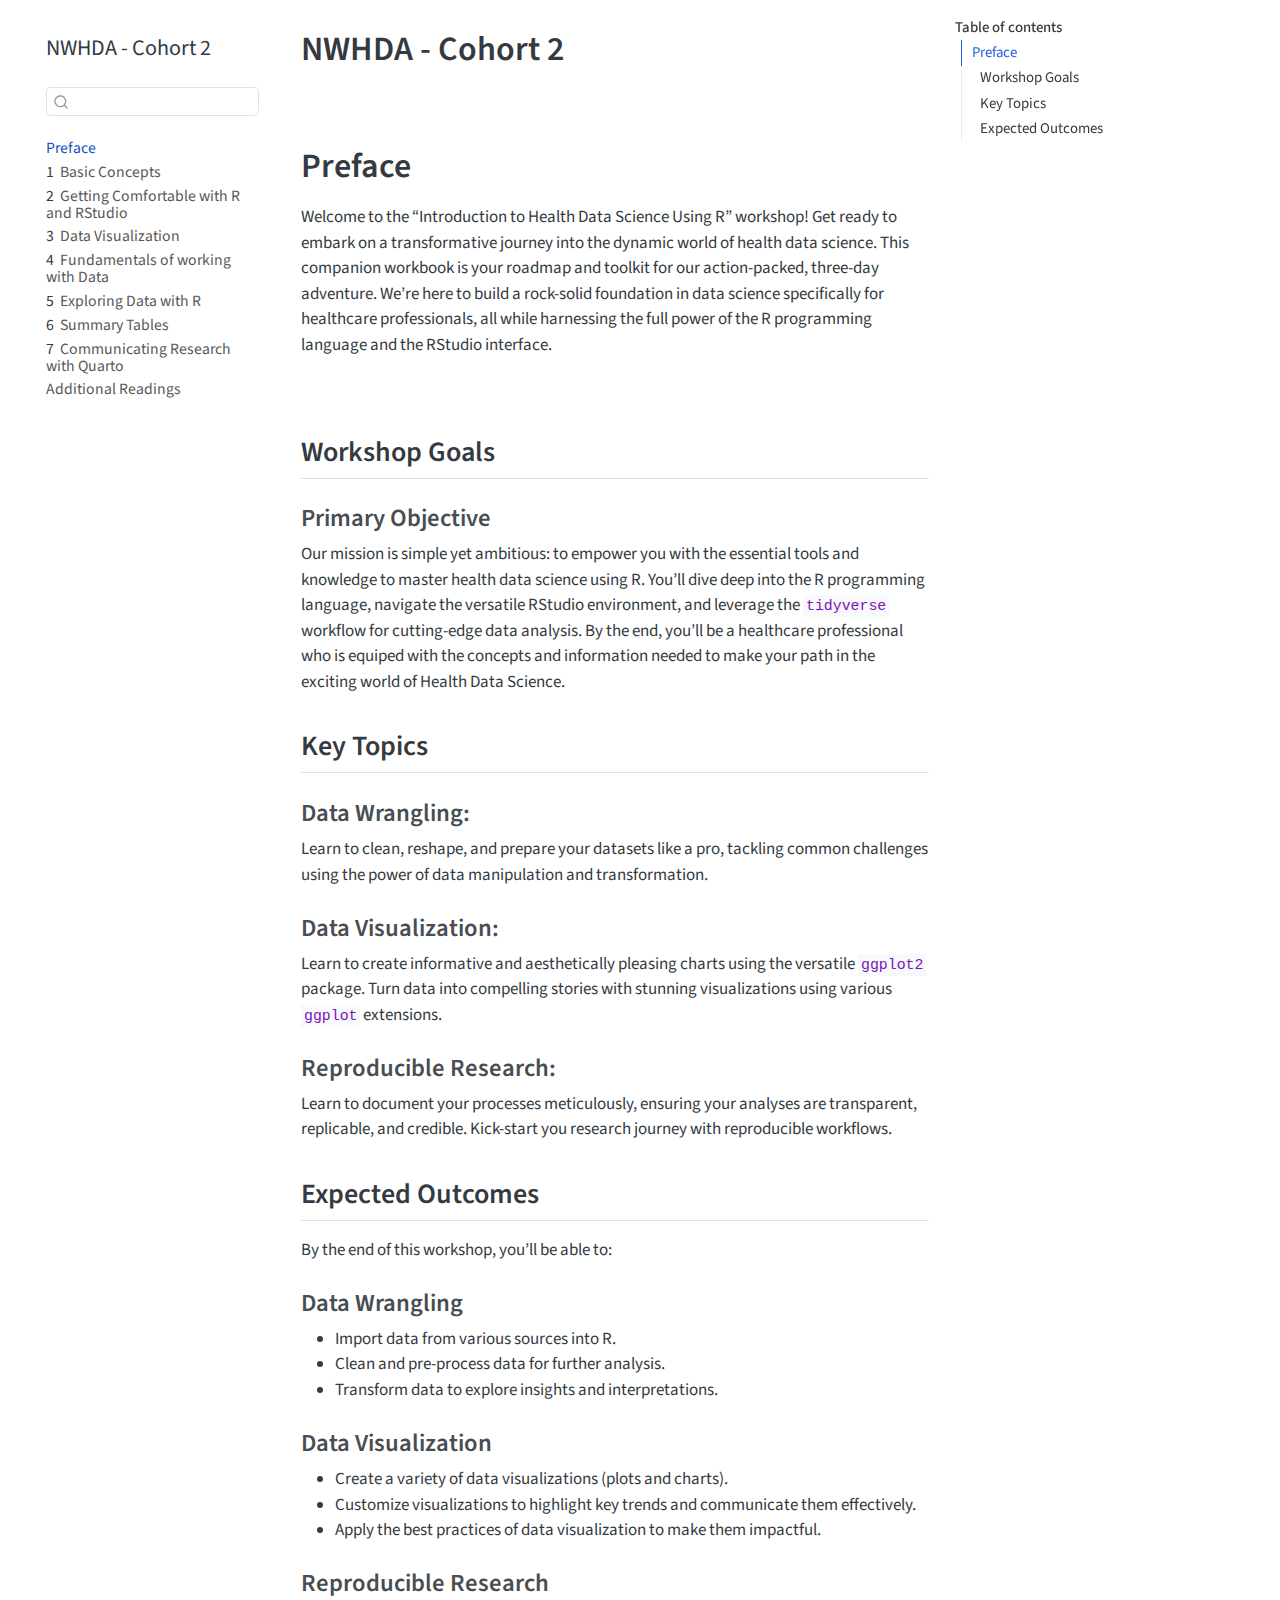
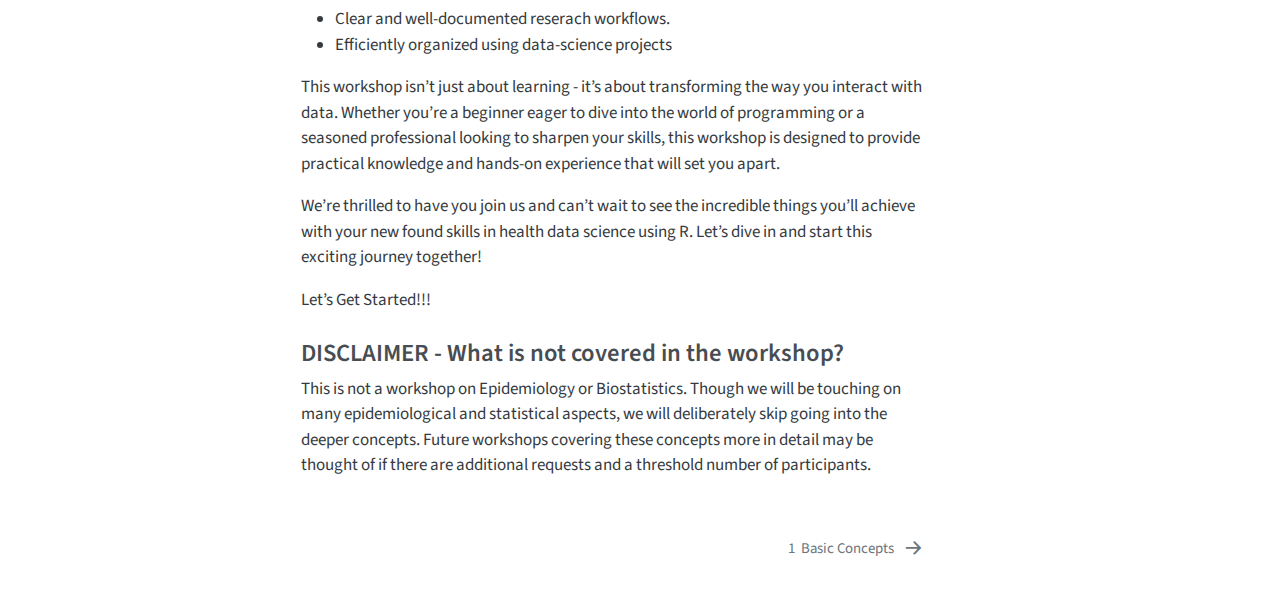
<file: _docs/index.html>
<!DOCTYPE html>
<html xmlns="http://www.w3.org/1999/xhtml" lang="en" xml:lang="en"><head>

<meta charset="utf-8">
<meta name="generator" content="quarto-1.4.529">

<meta name="viewport" content="width=device-width, initial-scale=1.0, user-scalable=yes">


<title>NWHDA - Cohort 2</title>
<style>
code{white-space: pre-wrap;}
span.smallcaps{font-variant: small-caps;}
div.columns{display: flex; gap: min(4vw, 1.5em);}
div.column{flex: auto; overflow-x: auto;}
div.hanging-indent{margin-left: 1.5em; text-indent: -1.5em;}
ul.task-list{list-style: none;}
ul.task-list li input[type="checkbox"] {
  width: 0.8em;
  margin: 0 0.8em 0.2em -1em; /* quarto-specific, see https://github.com/quarto-dev/quarto-cli/issues/4556 */ 
  vertical-align: middle;
}
</style>


<script src="site_libs/quarto-nav/quarto-nav.js"></script>
<script src="site_libs/quarto-nav/headroom.min.js"></script>
<script src="site_libs/clipboard/clipboard.min.js"></script>
<script src="site_libs/quarto-search/autocomplete.umd.js"></script>
<script src="site_libs/quarto-search/fuse.min.js"></script>
<script src="site_libs/quarto-search/quarto-search.js"></script>
<meta name="quarto:offset" content="./">
<link href="./chapter_1_primer.html" rel="next">
<script src="site_libs/quarto-html/quarto.js"></script>
<script src="site_libs/quarto-html/popper.min.js"></script>
<script src="site_libs/quarto-html/tippy.umd.min.js"></script>
<script src="site_libs/quarto-html/anchor.min.js"></script>
<link href="site_libs/quarto-html/tippy.css" rel="stylesheet">
<link href="site_libs/quarto-html/quarto-syntax-highlighting.css" rel="stylesheet" id="quarto-text-highlighting-styles">
<script src="site_libs/bootstrap/bootstrap.min.js"></script>
<link href="site_libs/bootstrap/bootstrap-icons.css" rel="stylesheet">
<link href="site_libs/bootstrap/bootstrap.min.css" rel="stylesheet" id="quarto-bootstrap" data-mode="light">
<script id="quarto-search-options" type="application/json">{
  "location": "sidebar",
  "copy-button": false,
  "collapse-after": 3,
  "panel-placement": "start",
  "type": "textbox",
  "limit": 50,
  "keyboard-shortcut": [
    "f",
    "/",
    "s"
  ],
  "show-item-context": false,
  "language": {
    "search-no-results-text": "No results",
    "search-matching-documents-text": "matching documents",
    "search-copy-link-title": "Copy link to search",
    "search-hide-matches-text": "Hide additional matches",
    "search-more-match-text": "more match in this document",
    "search-more-matches-text": "more matches in this document",
    "search-clear-button-title": "Clear",
    "search-text-placeholder": "",
    "search-detached-cancel-button-title": "Cancel",
    "search-submit-button-title": "Submit",
    "search-label": "Search"
  }
}</script>


</head>

<body class="nav-sidebar floating">

<div id="quarto-search-results"></div>
  <header id="quarto-header" class="headroom fixed-top">
  <nav class="quarto-secondary-nav">
    <div class="container-fluid d-flex">
      <button type="button" class="quarto-btn-toggle btn" data-bs-toggle="collapse" data-bs-target=".quarto-sidebar-collapse-item" aria-controls="quarto-sidebar" aria-expanded="false" aria-label="Toggle sidebar navigation" onclick="if (window.quartoToggleHeadroom) { window.quartoToggleHeadroom(); }">
        <i class="bi bi-layout-text-sidebar-reverse"></i>
      </button>
        <nav class="quarto-page-breadcrumbs" aria-label="breadcrumb"><ol class="breadcrumb"><li class="breadcrumb-item"><a href="./index.html">Preface</a></li></ol></nav>
        <a class="flex-grow-1" role="button" data-bs-toggle="collapse" data-bs-target=".quarto-sidebar-collapse-item" aria-controls="quarto-sidebar" aria-expanded="false" aria-label="Toggle sidebar navigation" onclick="if (window.quartoToggleHeadroom) { window.quartoToggleHeadroom(); }">      
        </a>
      <button type="button" class="btn quarto-search-button" aria-label="" onclick="window.quartoOpenSearch();">
        <i class="bi bi-search"></i>
      </button>
    </div>
  </nav>
</header>
<!-- content -->
<div id="quarto-content" class="quarto-container page-columns page-rows-contents page-layout-article">
<!-- sidebar -->
  <nav id="quarto-sidebar" class="sidebar collapse collapse-horizontal quarto-sidebar-collapse-item sidebar-navigation floating overflow-auto">
    <div class="pt-lg-2 mt-2 text-left sidebar-header">
    <div class="sidebar-title mb-0 py-0">
      <a href="./">NWHDA - Cohort 2</a> 
    </div>
      </div>
        <div class="mt-2 flex-shrink-0 align-items-center">
        <div class="sidebar-search">
        <div id="quarto-search" class="" title="Search"></div>
        </div>
        </div>
    <div class="sidebar-menu-container"> 
    <ul class="list-unstyled mt-1">
        <li class="sidebar-item">
  <div class="sidebar-item-container"> 
  <a href="./index.html" id="quarto-sidebar-item-1" class="sidebar-item-text sidebar-link active">
 <span class="menu-text">Preface</span></a>
  </div>
</li>
        <li class="sidebar-item">
  <div class="sidebar-item-container"> 
  <a href="./chapter_1_primer.html" id="quarto-sidebar-item-2" class="sidebar-item-text sidebar-link">
 <span class="menu-text"><span class="chapter-number">1</span>&nbsp; <span class="chapter-title">Basic Concepts</span></span></a>
  </div>
</li>
        <li class="sidebar-item">
  <div class="sidebar-item-container"> 
  <a href="./chapter_2_rstudio.html" id="quarto-sidebar-item-3" class="sidebar-item-text sidebar-link">
 <span class="menu-text"><span class="chapter-number">2</span>&nbsp; <span class="chapter-title">Getting Comfortable with R and RStudio</span></span></a>
  </div>
</li>
        <li class="sidebar-item">
  <div class="sidebar-item-container"> 
  <a href="./chapter_3_visualisation.html" id="quarto-sidebar-item-4" class="sidebar-item-text sidebar-link">
 <span class="menu-text"><span class="chapter-number">3</span>&nbsp; <span class="chapter-title">Data Visualization</span></span></a>
  </div>
</li>
        <li class="sidebar-item">
  <div class="sidebar-item-container"> 
  <a href="./chapter_4_working_with_data.html" id="quarto-sidebar-item-5" class="sidebar-item-text sidebar-link">
 <span class="menu-text"><span class="chapter-number">4</span>&nbsp; <span class="chapter-title">Fundamentals of working with Data</span></span></a>
  </div>
</li>
        <li class="sidebar-item">
  <div class="sidebar-item-container"> 
  <a href="./chapter_5_exploring_data.html" id="quarto-sidebar-item-6" class="sidebar-item-text sidebar-link">
 <span class="menu-text"><span class="chapter-number">5</span>&nbsp; <span class="chapter-title">Exploring Data with R</span></span></a>
  </div>
</li>
        <li class="sidebar-item">
  <div class="sidebar-item-container"> 
  <a href="./chapter_7_summary_tables_v2.html" id="quarto-sidebar-item-7" class="sidebar-item-text sidebar-link">
 <span class="menu-text"><span class="chapter-number">6</span>&nbsp; <span class="chapter-title">Summary Tables</span></span></a>
  </div>
</li>
        <li class="sidebar-item">
  <div class="sidebar-item-container"> 
  <a href="./chapter_8_quarto.html" id="quarto-sidebar-item-8" class="sidebar-item-text sidebar-link">
 <span class="menu-text"><span class="chapter-number">7</span>&nbsp; <span class="chapter-title">Communicating Research with Quarto</span></span></a>
  </div>
</li>
        <li class="sidebar-item">
  <div class="sidebar-item-container"> 
  <a href="./additional_materials.html" id="quarto-sidebar-item-9" class="sidebar-item-text sidebar-link">
 <span class="menu-text">Additional Readings</span></a>
  </div>
</li>
    </ul>
    </div>
</nav>
<div id="quarto-sidebar-glass" class="quarto-sidebar-collapse-item" data-bs-toggle="collapse" data-bs-target=".quarto-sidebar-collapse-item"></div>
<!-- margin-sidebar -->
    <div id="quarto-margin-sidebar" class="sidebar margin-sidebar">
        <nav id="TOC" role="doc-toc" class="toc-active">
    <h2 id="toc-title">Table of contents</h2>
   
  <ul>
  <li><a href="#preface" id="toc-preface" class="nav-link active" data-scroll-target="#preface">Preface</a>
  <ul class="collapse">
  <li><a href="#workshop-goals" id="toc-workshop-goals" class="nav-link" data-scroll-target="#workshop-goals">Workshop Goals</a>
  <ul class="collapse">
  <li><a href="#primary-objective" id="toc-primary-objective" class="nav-link" data-scroll-target="#primary-objective">Primary Objective</a></li>
  </ul></li>
  <li><a href="#key-topics" id="toc-key-topics" class="nav-link" data-scroll-target="#key-topics">Key Topics</a>
  <ul class="collapse">
  <li><a href="#data-wrangling" id="toc-data-wrangling" class="nav-link" data-scroll-target="#data-wrangling">Data Wrangling:</a></li>
  <li><a href="#data-visualization" id="toc-data-visualization" class="nav-link" data-scroll-target="#data-visualization">Data Visualization:</a></li>
  <li><a href="#reproducible-research" id="toc-reproducible-research" class="nav-link" data-scroll-target="#reproducible-research">Reproducible Research:</a></li>
  </ul></li>
  <li><a href="#expected-outcomes" id="toc-expected-outcomes" class="nav-link" data-scroll-target="#expected-outcomes">Expected Outcomes</a>
  <ul class="collapse">
  <li><a href="#data-wrangling-1" id="toc-data-wrangling-1" class="nav-link" data-scroll-target="#data-wrangling-1">Data Wrangling</a></li>
  <li><a href="#data-visualization-1" id="toc-data-visualization-1" class="nav-link" data-scroll-target="#data-visualization-1">Data Visualization</a></li>
  <li><a href="#reproducible-research-1" id="toc-reproducible-research-1" class="nav-link" data-scroll-target="#reproducible-research-1">Reproducible Research</a></li>
  <li><a href="#disclaimer---what-is-not-covered-in-the-workshop" id="toc-disclaimer---what-is-not-covered-in-the-workshop" class="nav-link" data-scroll-target="#disclaimer---what-is-not-covered-in-the-workshop">DISCLAIMER - What is not covered in the workshop?</a></li>
  </ul></li>
  </ul></li>
  </ul>
</nav>
    </div>
<!-- main -->
<main class="content" id="quarto-document-content">

<header id="title-block-header" class="quarto-title-block default">
<div class="quarto-title">
<h1 class="title">NWHDA - Cohort 2</h1>
</div>



<div class="quarto-title-meta">

    
  
    
  </div>
  


</header>


<p><br></p>
<section id="preface" class="level1 unnumbered">
<h1 class="unnumbered">Preface</h1>
<p>Welcome to the “Introduction to Health Data Science Using R” workshop! Get ready to embark on a transformative journey into the dynamic world of health data science. This companion workbook is your roadmap and toolkit for our action-packed, three-day adventure. We’re here to build a rock-solid foundation in data science specifically for healthcare professionals, all while harnessing the full power of the R programming language and the RStudio interface.</p>
<p><br></p>
<section id="workshop-goals" class="level2 unnumbered">
<h2 class="unnumbered anchored" data-anchor-id="workshop-goals">Workshop Goals</h2>
<section id="primary-objective" class="level3 unnumbered">
<h3 class="unnumbered anchored" data-anchor-id="primary-objective">Primary Objective</h3>
<p>Our mission is simple yet ambitious: to empower you with the essential tools and knowledge to master health data science using R. You’ll dive deep into the R programming language, navigate the versatile RStudio environment, and leverage the <code>tidyverse</code> workflow for cutting-edge data analysis. By the end, you’ll be a healthcare professional who is equiped with the concepts and information needed to make your path in the exciting world of Health Data Science.</p>
</section>
</section>
<section id="key-topics" class="level2 unnumbered">
<h2 class="unnumbered anchored" data-anchor-id="key-topics">Key Topics</h2>
<section id="data-wrangling" class="level3 unnumbered">
<h3 class="unnumbered anchored" data-anchor-id="data-wrangling">Data Wrangling:</h3>
<p>Learn to clean, reshape, and prepare your datasets like a pro, tackling common challenges using the power of data manipulation and transformation.</p>
</section>
<section id="data-visualization" class="level3 unnumbered">
<h3 class="unnumbered anchored" data-anchor-id="data-visualization">Data Visualization:</h3>
<p>Learn to create informative and aesthetically pleasing charts using the versatile <code>ggplot2</code> package. Turn data into compelling stories with stunning visualizations using various <code>ggplot</code> extensions.</p>
</section>
<section id="reproducible-research" class="level3 unnumbered">
<h3 class="unnumbered anchored" data-anchor-id="reproducible-research">Reproducible Research:</h3>
<p>Learn to document your processes meticulously, ensuring your analyses are transparent, replicable, and credible. Kick-start you research journey with reproducible workflows.</p>
</section>
</section>
<section id="expected-outcomes" class="level2 unnumbered">
<h2 class="unnumbered anchored" data-anchor-id="expected-outcomes">Expected Outcomes</h2>
<p>By the end of this workshop, you’ll be able to:</p>
<section id="data-wrangling-1" class="level3 unnumbered">
<h3 class="unnumbered anchored" data-anchor-id="data-wrangling-1">Data Wrangling</h3>
<ul>
<li>Import data from various sources into R.</li>
<li>Clean and pre-process data for further analysis.</li>
<li>Transform data to explore insights and interpretations.</li>
</ul>
</section>
<section id="data-visualization-1" class="level3 unnumbered">
<h3 class="unnumbered anchored" data-anchor-id="data-visualization-1">Data Visualization</h3>
<ul>
<li>Create a variety of data visualizations (plots and charts).</li>
<li>Customize visualizations to highlight key trends and communicate them effectively.</li>
<li>Apply the best practices of data visualization to make them impactful.</li>
</ul>
</section>
<section id="reproducible-research-1" class="level3 unnumbered">
<h3 class="unnumbered anchored" data-anchor-id="reproducible-research-1">Reproducible Research</h3>
<ul>
<li>Clear and well-documented reserach workflows.</li>
<li>Efficiently organized using data-science projects</li>
</ul>
<p>This workshop isn’t just about learning - it’s about transforming the way you interact with data. Whether you’re a beginner eager to dive into the world of programming or a seasoned professional looking to sharpen your skills, this workshop is designed to provide practical knowledge and hands-on experience that will set you apart.</p>
<p>We’re thrilled to have you join us and can’t wait to see the incredible things you’ll achieve with your new found skills in health data science using R. Let’s dive in and start this exciting journey together!</p>
<p>Let’s Get Started!!!</p>
</section>
<section id="disclaimer---what-is-not-covered-in-the-workshop" class="level3 unnumbered">
<h3 class="unnumbered anchored" data-anchor-id="disclaimer---what-is-not-covered-in-the-workshop">DISCLAIMER - What is not covered in the workshop?</h3>
<p>This is not a workshop on Epidemiology or Biostatistics. Though we will be touching on many epidemiological and statistical aspects, we will deliberately skip going into the deeper concepts. Future workshops covering these concepts more in detail may be thought of if there are additional requests and a threshold number of participants.</p>
<div style="page-break-after: always;"></div>


</section>
</section>
</section>

</main> <!-- /main -->
<script id="quarto-html-after-body" type="application/javascript">
window.document.addEventListener("DOMContentLoaded", function (event) {
  const toggleBodyColorMode = (bsSheetEl) => {
    const mode = bsSheetEl.getAttribute("data-mode");
    const bodyEl = window.document.querySelector("body");
    if (mode === "dark") {
      bodyEl.classList.add("quarto-dark");
      bodyEl.classList.remove("quarto-light");
    } else {
      bodyEl.classList.add("quarto-light");
      bodyEl.classList.remove("quarto-dark");
    }
  }
  const toggleBodyColorPrimary = () => {
    const bsSheetEl = window.document.querySelector("link#quarto-bootstrap");
    if (bsSheetEl) {
      toggleBodyColorMode(bsSheetEl);
    }
  }
  toggleBodyColorPrimary();  
  const icon = "";
  const anchorJS = new window.AnchorJS();
  anchorJS.options = {
    placement: 'right',
    icon: icon
  };
  anchorJS.add('.anchored');
  const isCodeAnnotation = (el) => {
    for (const clz of el.classList) {
      if (clz.startsWith('code-annotation-')) {                     
        return true;
      }
    }
    return false;
  }
  const clipboard = new window.ClipboardJS('.code-copy-button', {
    text: function(trigger) {
      const codeEl = trigger.previousElementSibling.cloneNode(true);
      for (const childEl of codeEl.children) {
        if (isCodeAnnotation(childEl)) {
          childEl.remove();
        }
      }
      return codeEl.innerText;
    }
  });
  clipboard.on('success', function(e) {
    // button target
    const button = e.trigger;
    // don't keep focus
    button.blur();
    // flash "checked"
    button.classList.add('code-copy-button-checked');
    var currentTitle = button.getAttribute("title");
    button.setAttribute("title", "Copied!");
    let tooltip;
    if (window.bootstrap) {
      button.setAttribute("data-bs-toggle", "tooltip");
      button.setAttribute("data-bs-placement", "left");
      button.setAttribute("data-bs-title", "Copied!");
      tooltip = new bootstrap.Tooltip(button, 
        { trigger: "manual", 
          customClass: "code-copy-button-tooltip",
          offset: [0, -8]});
      tooltip.show();    
    }
    setTimeout(function() {
      if (tooltip) {
        tooltip.hide();
        button.removeAttribute("data-bs-title");
        button.removeAttribute("data-bs-toggle");
        button.removeAttribute("data-bs-placement");
      }
      button.setAttribute("title", currentTitle);
      button.classList.remove('code-copy-button-checked');
    }, 1000);
    // clear code selection
    e.clearSelection();
  });
  function tippyHover(el, contentFn, onTriggerFn, onUntriggerFn) {
    const config = {
      allowHTML: true,
      maxWidth: 500,
      delay: 100,
      arrow: false,
      appendTo: function(el) {
          return el.parentElement;
      },
      interactive: true,
      interactiveBorder: 10,
      theme: 'quarto',
      placement: 'bottom-start',
    };
    if (contentFn) {
      config.content = contentFn;
    }
    if (onTriggerFn) {
      config.onTrigger = onTriggerFn;
    }
    if (onUntriggerFn) {
      config.onUntrigger = onUntriggerFn;
    }
    window.tippy(el, config); 
  }
  const noterefs = window.document.querySelectorAll('a[role="doc-noteref"]');
  for (var i=0; i<noterefs.length; i++) {
    const ref = noterefs[i];
    tippyHover(ref, function() {
      // use id or data attribute instead here
      let href = ref.getAttribute('data-footnote-href') || ref.getAttribute('href');
      try { href = new URL(href).hash; } catch {}
      const id = href.replace(/^#\/?/, "");
      const note = window.document.getElementById(id);
      return note.innerHTML;
    });
  }
  const xrefs = window.document.querySelectorAll('a.quarto-xref');
  const processXRef = (id, note) => {
    // Strip column container classes
    const stripColumnClz = (el) => {
      el.classList.remove("page-full", "page-columns");
      if (el.children) {
        for (const child of el.children) {
          stripColumnClz(child);
        }
      }
    }
    stripColumnClz(note)
    if (id === null || id.startsWith('sec-')) {
      // Special case sections, only their first couple elements
      const container = document.createElement("div");
      if (note.children && note.children.length > 2) {
        container.appendChild(note.children[0].cloneNode(true));
        for (let i = 1; i < note.children.length; i++) {
          const child = note.children[i];
          if (child.tagName === "P" && child.innerText === "") {
            continue;
          } else {
            container.appendChild(child.cloneNode(true));
            break;
          }
        }
        if (window.Quarto?.typesetMath) {
          window.Quarto.typesetMath(container);
        }
        return container.innerHTML
      } else {
        if (window.Quarto?.typesetMath) {
          window.Quarto.typesetMath(note);
        }
        return note.innerHTML;
      }
    } else {
      // Remove any anchor links if they are present
      const anchorLink = note.querySelector('a.anchorjs-link');
      if (anchorLink) {
        anchorLink.remove();
      }
      if (window.Quarto?.typesetMath) {
        window.Quarto.typesetMath(note);
      }
      return note.innerHTML;
    }
  }
  for (var i=0; i<xrefs.length; i++) {
    const xref = xrefs[i];
    tippyHover(xref, undefined, function(instance) {
      instance.disable();
      let url = xref.getAttribute('href');
      let hash = undefined; 
      if (url.startsWith('#')) {
        hash = url;
      } else {
        try { hash = new URL(url).hash; } catch {}
      }
      if (hash) {
        const id = hash.replace(/^#\/?/, "");
        const note = window.document.getElementById(id);
        if (note !== null) {
          try {
            const html = processXRef(id, note.cloneNode(true));
            instance.setContent(html);
          } finally {
            instance.enable();
            instance.show();
          }
        } else {
          // See if we can fetch this
          fetch(url.split('#')[0])
          .then(res => res.text())
          .then(html => {
            const parser = new DOMParser();
            const htmlDoc = parser.parseFromString(html, "text/html");
            const note = htmlDoc.getElementById(id);
            if (note !== null) {
              const html = processXRef(id, note);
              instance.setContent(html);
            } 
          }).finally(() => {
            instance.enable();
            instance.show();
          });
        }
      } else {
        // See if we can fetch a full url (with no hash to target)
        // This is a special case and we should probably do some content thinning / targeting
        fetch(url)
        .then(res => res.text())
        .then(html => {
          const parser = new DOMParser();
          const htmlDoc = parser.parseFromString(html, "text/html");
          const note = htmlDoc.querySelector('main.content');
          if (note !== null) {
            // This should only happen for chapter cross references
            // (since there is no id in the URL)
            // remove the first header
            if (note.children.length > 0 && note.children[0].tagName === "HEADER") {
              note.children[0].remove();
            }
            const html = processXRef(null, note);
            instance.setContent(html);
          } 
        }).finally(() => {
          instance.enable();
          instance.show();
        });
      }
    }, function(instance) {
    });
  }
      let selectedAnnoteEl;
      const selectorForAnnotation = ( cell, annotation) => {
        let cellAttr = 'data-code-cell="' + cell + '"';
        let lineAttr = 'data-code-annotation="' +  annotation + '"';
        const selector = 'span[' + cellAttr + '][' + lineAttr + ']';
        return selector;
      }
      const selectCodeLines = (annoteEl) => {
        const doc = window.document;
        const targetCell = annoteEl.getAttribute("data-target-cell");
        const targetAnnotation = annoteEl.getAttribute("data-target-annotation");
        const annoteSpan = window.document.querySelector(selectorForAnnotation(targetCell, targetAnnotation));
        const lines = annoteSpan.getAttribute("data-code-lines").split(",");
        const lineIds = lines.map((line) => {
          return targetCell + "-" + line;
        })
        let top = null;
        let height = null;
        let parent = null;
        if (lineIds.length > 0) {
            //compute the position of the single el (top and bottom and make a div)
            const el = window.document.getElementById(lineIds[0]);
            top = el.offsetTop;
            height = el.offsetHeight;
            parent = el.parentElement.parentElement;
          if (lineIds.length > 1) {
            const lastEl = window.document.getElementById(lineIds[lineIds.length - 1]);
            const bottom = lastEl.offsetTop + lastEl.offsetHeight;
            height = bottom - top;
          }
          if (top !== null && height !== null && parent !== null) {
            // cook up a div (if necessary) and position it 
            let div = window.document.getElementById("code-annotation-line-highlight");
            if (div === null) {
              div = window.document.createElement("div");
              div.setAttribute("id", "code-annotation-line-highlight");
              div.style.position = 'absolute';
              parent.appendChild(div);
            }
            div.style.top = top - 2 + "px";
            div.style.height = height + 4 + "px";
            div.style.left = 0;
            let gutterDiv = window.document.getElementById("code-annotation-line-highlight-gutter");
            if (gutterDiv === null) {
              gutterDiv = window.document.createElement("div");
              gutterDiv.setAttribute("id", "code-annotation-line-highlight-gutter");
              gutterDiv.style.position = 'absolute';
              const codeCell = window.document.getElementById(targetCell);
              const gutter = codeCell.querySelector('.code-annotation-gutter');
              gutter.appendChild(gutterDiv);
            }
            gutterDiv.style.top = top - 2 + "px";
            gutterDiv.style.height = height + 4 + "px";
          }
          selectedAnnoteEl = annoteEl;
        }
      };
      const unselectCodeLines = () => {
        const elementsIds = ["code-annotation-line-highlight", "code-annotation-line-highlight-gutter"];
        elementsIds.forEach((elId) => {
          const div = window.document.getElementById(elId);
          if (div) {
            div.remove();
          }
        });
        selectedAnnoteEl = undefined;
      };
        // Handle positioning of the toggle
    window.addEventListener(
      "resize",
      throttle(() => {
        elRect = undefined;
        if (selectedAnnoteEl) {
          selectCodeLines(selectedAnnoteEl);
        }
      }, 10)
    );
    function throttle(fn, ms) {
    let throttle = false;
    let timer;
      return (...args) => {
        if(!throttle) { // first call gets through
            fn.apply(this, args);
            throttle = true;
        } else { // all the others get throttled
            if(timer) clearTimeout(timer); // cancel #2
            timer = setTimeout(() => {
              fn.apply(this, args);
              timer = throttle = false;
            }, ms);
        }
      };
    }
      // Attach click handler to the DT
      const annoteDls = window.document.querySelectorAll('dt[data-target-cell]');
      for (const annoteDlNode of annoteDls) {
        annoteDlNode.addEventListener('click', (event) => {
          const clickedEl = event.target;
          if (clickedEl !== selectedAnnoteEl) {
            unselectCodeLines();
            const activeEl = window.document.querySelector('dt[data-target-cell].code-annotation-active');
            if (activeEl) {
              activeEl.classList.remove('code-annotation-active');
            }
            selectCodeLines(clickedEl);
            clickedEl.classList.add('code-annotation-active');
          } else {
            // Unselect the line
            unselectCodeLines();
            clickedEl.classList.remove('code-annotation-active');
          }
        });
      }
  const findCites = (el) => {
    const parentEl = el.parentElement;
    if (parentEl) {
      const cites = parentEl.dataset.cites;
      if (cites) {
        return {
          el,
          cites: cites.split(' ')
        };
      } else {
        return findCites(el.parentElement)
      }
    } else {
      return undefined;
    }
  };
  var bibliorefs = window.document.querySelectorAll('a[role="doc-biblioref"]');
  for (var i=0; i<bibliorefs.length; i++) {
    const ref = bibliorefs[i];
    const citeInfo = findCites(ref);
    if (citeInfo) {
      tippyHover(citeInfo.el, function() {
        var popup = window.document.createElement('div');
        citeInfo.cites.forEach(function(cite) {
          var citeDiv = window.document.createElement('div');
          citeDiv.classList.add('hanging-indent');
          citeDiv.classList.add('csl-entry');
          var biblioDiv = window.document.getElementById('ref-' + cite);
          if (biblioDiv) {
            citeDiv.innerHTML = biblioDiv.innerHTML;
          }
          popup.appendChild(citeDiv);
        });
        return popup.innerHTML;
      });
    }
  }
});
</script>
<nav class="page-navigation">
  <div class="nav-page nav-page-previous">
  </div>
  <div class="nav-page nav-page-next">
      <a href="./chapter_1_primer.html" class="pagination-link" aria-label="<span class='chapter-number'>1</span>&nbsp; <span class='chapter-title'>Basic Concepts</span>">
        <span class="nav-page-text"><span class="chapter-number">1</span>&nbsp; <span class="chapter-title">Basic Concepts</span></span> <i class="bi bi-arrow-right-short"></i>
      </a>
  </div>
</nav>
</div> <!-- /content -->




</body></html>
</file>
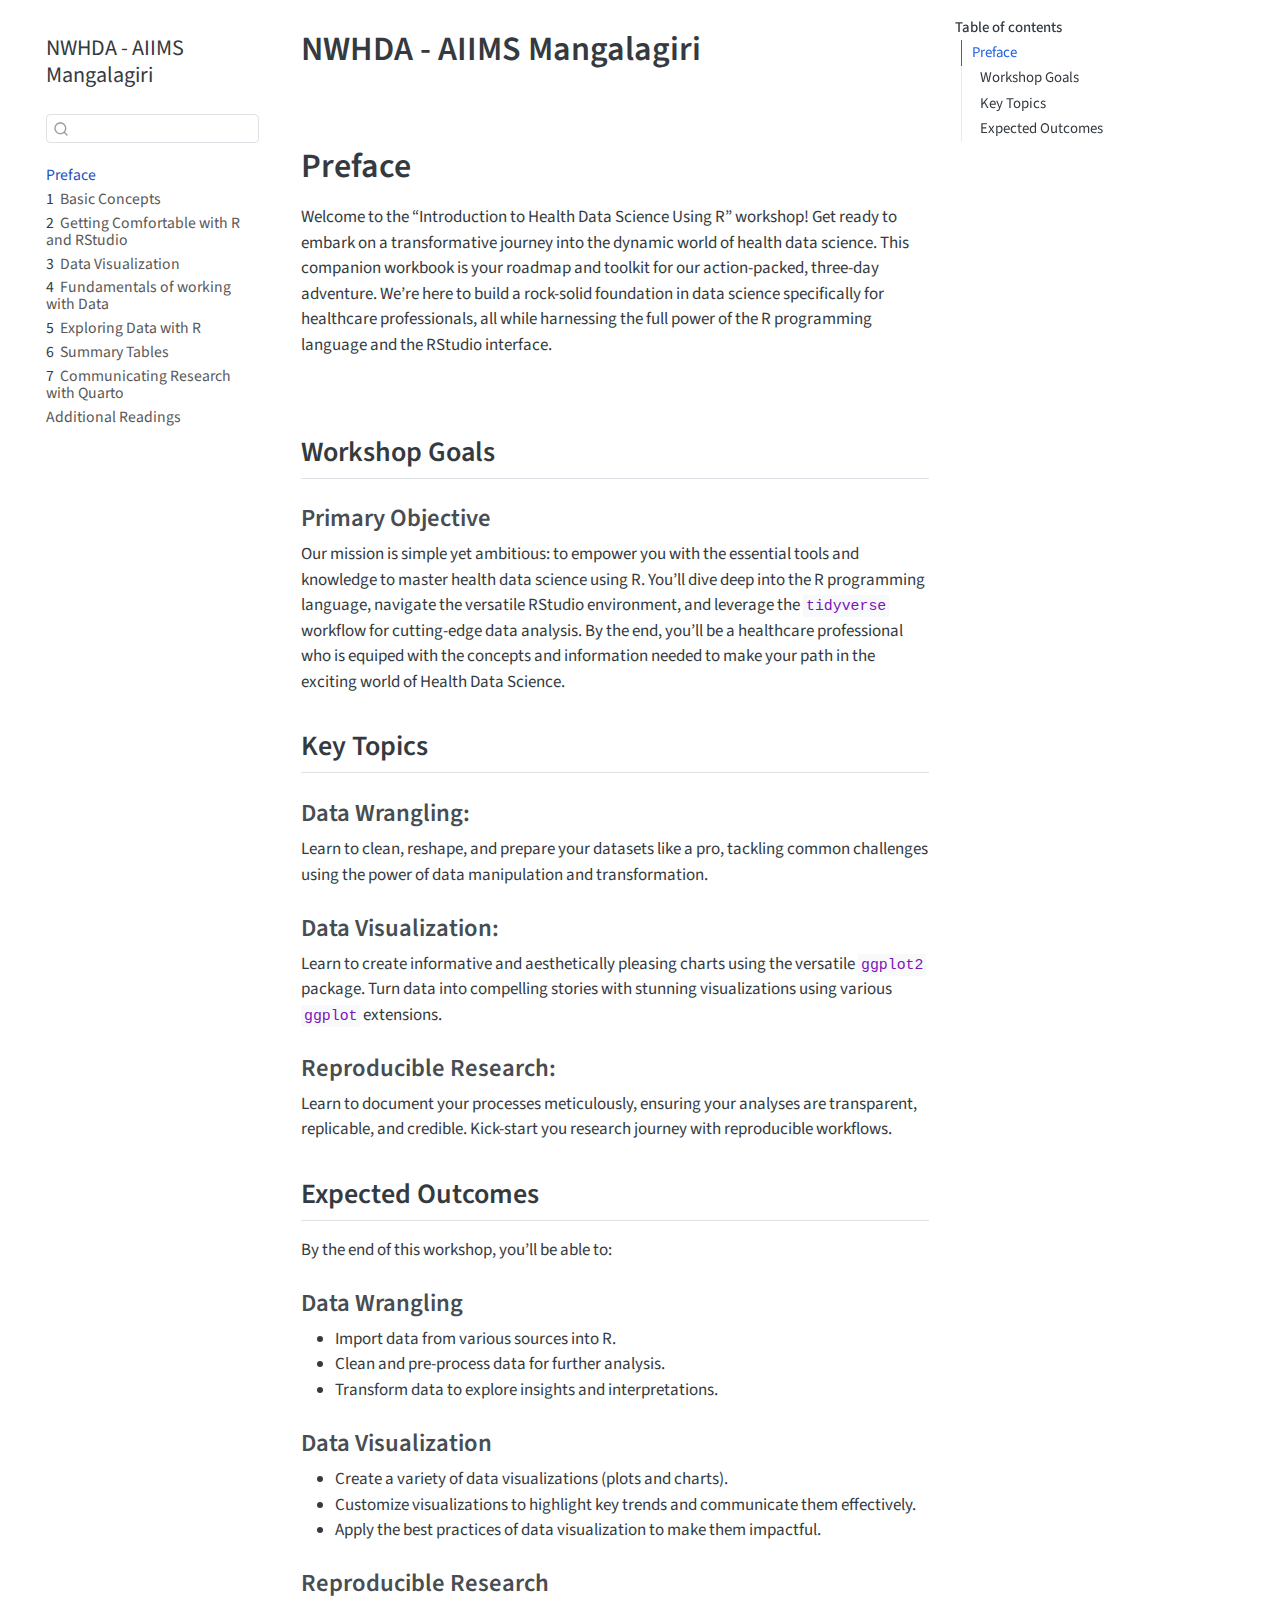
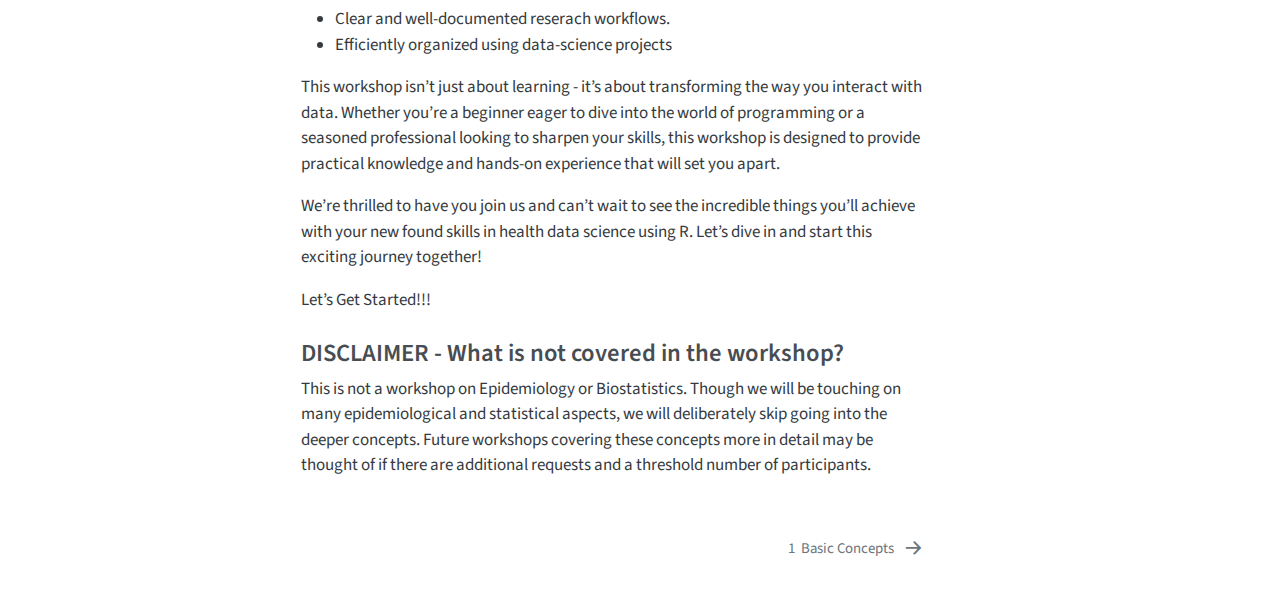
<file: docs/index.html>
<!DOCTYPE html>
<html xmlns="http://www.w3.org/1999/xhtml" lang="en" xml:lang="en"><head>

<meta charset="utf-8">
<meta name="generator" content="quarto-1.4.529">

<meta name="viewport" content="width=device-width, initial-scale=1.0, user-scalable=yes">


<title>NWHDA - AIIMS Mangalagiri</title>
<style>
code{white-space: pre-wrap;}
span.smallcaps{font-variant: small-caps;}
div.columns{display: flex; gap: min(4vw, 1.5em);}
div.column{flex: auto; overflow-x: auto;}
div.hanging-indent{margin-left: 1.5em; text-indent: -1.5em;}
ul.task-list{list-style: none;}
ul.task-list li input[type="checkbox"] {
  width: 0.8em;
  margin: 0 0.8em 0.2em -1em; /* quarto-specific, see https://github.com/quarto-dev/quarto-cli/issues/4556 */ 
  vertical-align: middle;
}
</style>


<script src="site_libs/quarto-nav/quarto-nav.js"></script>
<script src="site_libs/quarto-nav/headroom.min.js"></script>
<script src="site_libs/clipboard/clipboard.min.js"></script>
<script src="site_libs/quarto-search/autocomplete.umd.js"></script>
<script src="site_libs/quarto-search/fuse.min.js"></script>
<script src="site_libs/quarto-search/quarto-search.js"></script>
<meta name="quarto:offset" content="./">
<link href="./chapter_1_primer.html" rel="next">
<script src="site_libs/quarto-html/quarto.js"></script>
<script src="site_libs/quarto-html/popper.min.js"></script>
<script src="site_libs/quarto-html/tippy.umd.min.js"></script>
<script src="site_libs/quarto-html/anchor.min.js"></script>
<link href="site_libs/quarto-html/tippy.css" rel="stylesheet">
<link href="site_libs/quarto-html/quarto-syntax-highlighting.css" rel="stylesheet" id="quarto-text-highlighting-styles">
<script src="site_libs/bootstrap/bootstrap.min.js"></script>
<link href="site_libs/bootstrap/bootstrap-icons.css" rel="stylesheet">
<link href="site_libs/bootstrap/bootstrap.min.css" rel="stylesheet" id="quarto-bootstrap" data-mode="light">
<script id="quarto-search-options" type="application/json">{
  "location": "sidebar",
  "copy-button": false,
  "collapse-after": 3,
  "panel-placement": "start",
  "type": "textbox",
  "limit": 50,
  "keyboard-shortcut": [
    "f",
    "/",
    "s"
  ],
  "show-item-context": false,
  "language": {
    "search-no-results-text": "No results",
    "search-matching-documents-text": "matching documents",
    "search-copy-link-title": "Copy link to search",
    "search-hide-matches-text": "Hide additional matches",
    "search-more-match-text": "more match in this document",
    "search-more-matches-text": "more matches in this document",
    "search-clear-button-title": "Clear",
    "search-text-placeholder": "",
    "search-detached-cancel-button-title": "Cancel",
    "search-submit-button-title": "Submit",
    "search-label": "Search"
  }
}</script>


</head>

<body class="nav-sidebar floating">

<div id="quarto-search-results"></div>
  <header id="quarto-header" class="headroom fixed-top">
  <nav class="quarto-secondary-nav">
    <div class="container-fluid d-flex">
      <button type="button" class="quarto-btn-toggle btn" data-bs-toggle="collapse" data-bs-target=".quarto-sidebar-collapse-item" aria-controls="quarto-sidebar" aria-expanded="false" aria-label="Toggle sidebar navigation" onclick="if (window.quartoToggleHeadroom) { window.quartoToggleHeadroom(); }">
        <i class="bi bi-layout-text-sidebar-reverse"></i>
      </button>
        <nav class="quarto-page-breadcrumbs" aria-label="breadcrumb"><ol class="breadcrumb"><li class="breadcrumb-item"><a href="./index.html">Preface</a></li></ol></nav>
        <a class="flex-grow-1" role="button" data-bs-toggle="collapse" data-bs-target=".quarto-sidebar-collapse-item" aria-controls="quarto-sidebar" aria-expanded="false" aria-label="Toggle sidebar navigation" onclick="if (window.quartoToggleHeadroom) { window.quartoToggleHeadroom(); }">      
        </a>
      <button type="button" class="btn quarto-search-button" aria-label="" onclick="window.quartoOpenSearch();">
        <i class="bi bi-search"></i>
      </button>
    </div>
  </nav>
</header>
<!-- content -->
<div id="quarto-content" class="quarto-container page-columns page-rows-contents page-layout-article">
<!-- sidebar -->
  <nav id="quarto-sidebar" class="sidebar collapse collapse-horizontal quarto-sidebar-collapse-item sidebar-navigation floating overflow-auto">
    <div class="pt-lg-2 mt-2 text-left sidebar-header">
    <div class="sidebar-title mb-0 py-0">
      <a href="./">NWHDA - AIIMS Mangalagiri</a> 
    </div>
      </div>
        <div class="mt-2 flex-shrink-0 align-items-center">
        <div class="sidebar-search">
        <div id="quarto-search" class="" title="Search"></div>
        </div>
        </div>
    <div class="sidebar-menu-container"> 
    <ul class="list-unstyled mt-1">
        <li class="sidebar-item">
  <div class="sidebar-item-container"> 
  <a href="./index.html" id="quarto-sidebar-item-1" class="sidebar-item-text sidebar-link active">
 <span class="menu-text">Preface</span></a>
  </div>
</li>
        <li class="sidebar-item">
  <div class="sidebar-item-container"> 
  <a href="./chapter_1_primer.html" id="quarto-sidebar-item-2" class="sidebar-item-text sidebar-link">
 <span class="menu-text"><span class="chapter-number">1</span>&nbsp; <span class="chapter-title">Basic Concepts</span></span></a>
  </div>
</li>
        <li class="sidebar-item">
  <div class="sidebar-item-container"> 
  <a href="./chapter_2_rstudio.html" id="quarto-sidebar-item-3" class="sidebar-item-text sidebar-link">
 <span class="menu-text"><span class="chapter-number">2</span>&nbsp; <span class="chapter-title">Getting Comfortable with R and RStudio</span></span></a>
  </div>
</li>
        <li class="sidebar-item">
  <div class="sidebar-item-container"> 
  <a href="./chapter_3_visualisation.html" id="quarto-sidebar-item-4" class="sidebar-item-text sidebar-link">
 <span class="menu-text"><span class="chapter-number">3</span>&nbsp; <span class="chapter-title">Data Visualization</span></span></a>
  </div>
</li>
        <li class="sidebar-item">
  <div class="sidebar-item-container"> 
  <a href="./chapter_4_working_with_data.html" id="quarto-sidebar-item-5" class="sidebar-item-text sidebar-link">
 <span class="menu-text"><span class="chapter-number">4</span>&nbsp; <span class="chapter-title">Fundamentals of working with Data</span></span></a>
  </div>
</li>
        <li class="sidebar-item">
  <div class="sidebar-item-container"> 
  <a href="./chapter_5_exploring_data.html" id="quarto-sidebar-item-6" class="sidebar-item-text sidebar-link">
 <span class="menu-text"><span class="chapter-number">5</span>&nbsp; <span class="chapter-title">Exploring Data with R</span></span></a>
  </div>
</li>
        <li class="sidebar-item">
  <div class="sidebar-item-container"> 
  <a href="./chapter_7_summary_tables_v2.html" id="quarto-sidebar-item-7" class="sidebar-item-text sidebar-link">
 <span class="menu-text"><span class="chapter-number">6</span>&nbsp; <span class="chapter-title">Summary Tables</span></span></a>
  </div>
</li>
        <li class="sidebar-item">
  <div class="sidebar-item-container"> 
  <a href="./chapter_8_quarto.html" id="quarto-sidebar-item-8" class="sidebar-item-text sidebar-link">
 <span class="menu-text"><span class="chapter-number">7</span>&nbsp; <span class="chapter-title">Communicating Research with Quarto</span></span></a>
  </div>
</li>
        <li class="sidebar-item">
  <div class="sidebar-item-container"> 
  <a href="./additional_materials.html" id="quarto-sidebar-item-9" class="sidebar-item-text sidebar-link">
 <span class="menu-text">Additional Readings</span></a>
  </div>
</li>
    </ul>
    </div>
</nav>
<div id="quarto-sidebar-glass" class="quarto-sidebar-collapse-item" data-bs-toggle="collapse" data-bs-target=".quarto-sidebar-collapse-item"></div>
<!-- margin-sidebar -->
    <div id="quarto-margin-sidebar" class="sidebar margin-sidebar">
        <nav id="TOC" role="doc-toc" class="toc-active">
    <h2 id="toc-title">Table of contents</h2>
   
  <ul>
  <li><a href="#preface" id="toc-preface" class="nav-link active" data-scroll-target="#preface">Preface</a>
  <ul class="collapse">
  <li><a href="#workshop-goals" id="toc-workshop-goals" class="nav-link" data-scroll-target="#workshop-goals">Workshop Goals</a>
  <ul class="collapse">
  <li><a href="#primary-objective" id="toc-primary-objective" class="nav-link" data-scroll-target="#primary-objective">Primary Objective</a></li>
  </ul></li>
  <li><a href="#key-topics" id="toc-key-topics" class="nav-link" data-scroll-target="#key-topics">Key Topics</a>
  <ul class="collapse">
  <li><a href="#data-wrangling" id="toc-data-wrangling" class="nav-link" data-scroll-target="#data-wrangling">Data Wrangling:</a></li>
  <li><a href="#data-visualization" id="toc-data-visualization" class="nav-link" data-scroll-target="#data-visualization">Data Visualization:</a></li>
  <li><a href="#reproducible-research" id="toc-reproducible-research" class="nav-link" data-scroll-target="#reproducible-research">Reproducible Research:</a></li>
  </ul></li>
  <li><a href="#expected-outcomes" id="toc-expected-outcomes" class="nav-link" data-scroll-target="#expected-outcomes">Expected Outcomes</a>
  <ul class="collapse">
  <li><a href="#data-wrangling-1" id="toc-data-wrangling-1" class="nav-link" data-scroll-target="#data-wrangling-1">Data Wrangling</a></li>
  <li><a href="#data-visualization-1" id="toc-data-visualization-1" class="nav-link" data-scroll-target="#data-visualization-1">Data Visualization</a></li>
  <li><a href="#reproducible-research-1" id="toc-reproducible-research-1" class="nav-link" data-scroll-target="#reproducible-research-1">Reproducible Research</a></li>
  <li><a href="#disclaimer---what-is-not-covered-in-the-workshop" id="toc-disclaimer---what-is-not-covered-in-the-workshop" class="nav-link" data-scroll-target="#disclaimer---what-is-not-covered-in-the-workshop">DISCLAIMER - What is not covered in the workshop?</a></li>
  </ul></li>
  </ul></li>
  </ul>
</nav>
    </div>
<!-- main -->
<main class="content" id="quarto-document-content">

<header id="title-block-header" class="quarto-title-block default">
<div class="quarto-title">
<h1 class="title">NWHDA - AIIMS Mangalagiri</h1>
</div>



<div class="quarto-title-meta">

    
  
    
  </div>
  


</header>


<p><br></p>
<section id="preface" class="level1 unnumbered">
<h1 class="unnumbered">Preface</h1>
<p>Welcome to the “Introduction to Health Data Science Using R” workshop! Get ready to embark on a transformative journey into the dynamic world of health data science. This companion workbook is your roadmap and toolkit for our action-packed, three-day adventure. We’re here to build a rock-solid foundation in data science specifically for healthcare professionals, all while harnessing the full power of the R programming language and the RStudio interface.</p>
<p><br></p>
<section id="workshop-goals" class="level2 unnumbered">
<h2 class="unnumbered anchored" data-anchor-id="workshop-goals">Workshop Goals</h2>
<section id="primary-objective" class="level3 unnumbered">
<h3 class="unnumbered anchored" data-anchor-id="primary-objective">Primary Objective</h3>
<p>Our mission is simple yet ambitious: to empower you with the essential tools and knowledge to master health data science using R. You’ll dive deep into the R programming language, navigate the versatile RStudio environment, and leverage the <code>tidyverse</code> workflow for cutting-edge data analysis. By the end, you’ll be a healthcare professional who is equiped with the concepts and information needed to make your path in the exciting world of Health Data Science.</p>
</section>
</section>
<section id="key-topics" class="level2 unnumbered">
<h2 class="unnumbered anchored" data-anchor-id="key-topics">Key Topics</h2>
<section id="data-wrangling" class="level3 unnumbered">
<h3 class="unnumbered anchored" data-anchor-id="data-wrangling">Data Wrangling:</h3>
<p>Learn to clean, reshape, and prepare your datasets like a pro, tackling common challenges using the power of data manipulation and transformation.</p>
</section>
<section id="data-visualization" class="level3 unnumbered">
<h3 class="unnumbered anchored" data-anchor-id="data-visualization">Data Visualization:</h3>
<p>Learn to create informative and aesthetically pleasing charts using the versatile <code>ggplot2</code> package. Turn data into compelling stories with stunning visualizations using various <code>ggplot</code> extensions.</p>
</section>
<section id="reproducible-research" class="level3 unnumbered">
<h3 class="unnumbered anchored" data-anchor-id="reproducible-research">Reproducible Research:</h3>
<p>Learn to document your processes meticulously, ensuring your analyses are transparent, replicable, and credible. Kick-start you research journey with reproducible workflows.</p>
</section>
</section>
<section id="expected-outcomes" class="level2 unnumbered">
<h2 class="unnumbered anchored" data-anchor-id="expected-outcomes">Expected Outcomes</h2>
<p>By the end of this workshop, you’ll be able to:</p>
<section id="data-wrangling-1" class="level3 unnumbered">
<h3 class="unnumbered anchored" data-anchor-id="data-wrangling-1">Data Wrangling</h3>
<ul>
<li>Import data from various sources into R.</li>
<li>Clean and pre-process data for further analysis.</li>
<li>Transform data to explore insights and interpretations.</li>
</ul>
</section>
<section id="data-visualization-1" class="level3 unnumbered">
<h3 class="unnumbered anchored" data-anchor-id="data-visualization-1">Data Visualization</h3>
<ul>
<li>Create a variety of data visualizations (plots and charts).</li>
<li>Customize visualizations to highlight key trends and communicate them effectively.</li>
<li>Apply the best practices of data visualization to make them impactful.</li>
</ul>
</section>
<section id="reproducible-research-1" class="level3 unnumbered">
<h3 class="unnumbered anchored" data-anchor-id="reproducible-research-1">Reproducible Research</h3>
<ul>
<li>Clear and well-documented reserach workflows.</li>
<li>Efficiently organized using data-science projects</li>
</ul>
<p>This workshop isn’t just about learning - it’s about transforming the way you interact with data. Whether you’re a beginner eager to dive into the world of programming or a seasoned professional looking to sharpen your skills, this workshop is designed to provide practical knowledge and hands-on experience that will set you apart.</p>
<p>We’re thrilled to have you join us and can’t wait to see the incredible things you’ll achieve with your new found skills in health data science using R. Let’s dive in and start this exciting journey together!</p>
<p>Let’s Get Started!!!</p>
</section>
<section id="disclaimer---what-is-not-covered-in-the-workshop" class="level3 unnumbered">
<h3 class="unnumbered anchored" data-anchor-id="disclaimer---what-is-not-covered-in-the-workshop">DISCLAIMER - What is not covered in the workshop?</h3>
<p>This is not a workshop on Epidemiology or Biostatistics. Though we will be touching on many epidemiological and statistical aspects, we will deliberately skip going into the deeper concepts. Future workshops covering these concepts more in detail may be thought of if there are additional requests and a threshold number of participants.</p>
<div style="page-break-after: always;"></div>


</section>
</section>
</section>

</main> <!-- /main -->
<script id="quarto-html-after-body" type="application/javascript">
window.document.addEventListener("DOMContentLoaded", function (event) {
  const toggleBodyColorMode = (bsSheetEl) => {
    const mode = bsSheetEl.getAttribute("data-mode");
    const bodyEl = window.document.querySelector("body");
    if (mode === "dark") {
      bodyEl.classList.add("quarto-dark");
      bodyEl.classList.remove("quarto-light");
    } else {
      bodyEl.classList.add("quarto-light");
      bodyEl.classList.remove("quarto-dark");
    }
  }
  const toggleBodyColorPrimary = () => {
    const bsSheetEl = window.document.querySelector("link#quarto-bootstrap");
    if (bsSheetEl) {
      toggleBodyColorMode(bsSheetEl);
    }
  }
  toggleBodyColorPrimary();  
  const icon = "";
  const anchorJS = new window.AnchorJS();
  anchorJS.options = {
    placement: 'right',
    icon: icon
  };
  anchorJS.add('.anchored');
  const isCodeAnnotation = (el) => {
    for (const clz of el.classList) {
      if (clz.startsWith('code-annotation-')) {                     
        return true;
      }
    }
    return false;
  }
  const clipboard = new window.ClipboardJS('.code-copy-button', {
    text: function(trigger) {
      const codeEl = trigger.previousElementSibling.cloneNode(true);
      for (const childEl of codeEl.children) {
        if (isCodeAnnotation(childEl)) {
          childEl.remove();
        }
      }
      return codeEl.innerText;
    }
  });
  clipboard.on('success', function(e) {
    // button target
    const button = e.trigger;
    // don't keep focus
    button.blur();
    // flash "checked"
    button.classList.add('code-copy-button-checked');
    var currentTitle = button.getAttribute("title");
    button.setAttribute("title", "Copied!");
    let tooltip;
    if (window.bootstrap) {
      button.setAttribute("data-bs-toggle", "tooltip");
      button.setAttribute("data-bs-placement", "left");
      button.setAttribute("data-bs-title", "Copied!");
      tooltip = new bootstrap.Tooltip(button, 
        { trigger: "manual", 
          customClass: "code-copy-button-tooltip",
          offset: [0, -8]});
      tooltip.show();    
    }
    setTimeout(function() {
      if (tooltip) {
        tooltip.hide();
        button.removeAttribute("data-bs-title");
        button.removeAttribute("data-bs-toggle");
        button.removeAttribute("data-bs-placement");
      }
      button.setAttribute("title", currentTitle);
      button.classList.remove('code-copy-button-checked');
    }, 1000);
    // clear code selection
    e.clearSelection();
  });
  function tippyHover(el, contentFn, onTriggerFn, onUntriggerFn) {
    const config = {
      allowHTML: true,
      maxWidth: 500,
      delay: 100,
      arrow: false,
      appendTo: function(el) {
          return el.parentElement;
      },
      interactive: true,
      interactiveBorder: 10,
      theme: 'quarto',
      placement: 'bottom-start',
    };
    if (contentFn) {
      config.content = contentFn;
    }
    if (onTriggerFn) {
      config.onTrigger = onTriggerFn;
    }
    if (onUntriggerFn) {
      config.onUntrigger = onUntriggerFn;
    }
    window.tippy(el, config); 
  }
  const noterefs = window.document.querySelectorAll('a[role="doc-noteref"]');
  for (var i=0; i<noterefs.length; i++) {
    const ref = noterefs[i];
    tippyHover(ref, function() {
      // use id or data attribute instead here
      let href = ref.getAttribute('data-footnote-href') || ref.getAttribute('href');
      try { href = new URL(href).hash; } catch {}
      const id = href.replace(/^#\/?/, "");
      const note = window.document.getElementById(id);
      return note.innerHTML;
    });
  }
  const xrefs = window.document.querySelectorAll('a.quarto-xref');
  const processXRef = (id, note) => {
    // Strip column container classes
    const stripColumnClz = (el) => {
      el.classList.remove("page-full", "page-columns");
      if (el.children) {
        for (const child of el.children) {
          stripColumnClz(child);
        }
      }
    }
    stripColumnClz(note)
    if (id === null || id.startsWith('sec-')) {
      // Special case sections, only their first couple elements
      const container = document.createElement("div");
      if (note.children && note.children.length > 2) {
        container.appendChild(note.children[0].cloneNode(true));
        for (let i = 1; i < note.children.length; i++) {
          const child = note.children[i];
          if (child.tagName === "P" && child.innerText === "") {
            continue;
          } else {
            container.appendChild(child.cloneNode(true));
            break;
          }
        }
        if (window.Quarto?.typesetMath) {
          window.Quarto.typesetMath(container);
        }
        return container.innerHTML
      } else {
        if (window.Quarto?.typesetMath) {
          window.Quarto.typesetMath(note);
        }
        return note.innerHTML;
      }
    } else {
      // Remove any anchor links if they are present
      const anchorLink = note.querySelector('a.anchorjs-link');
      if (anchorLink) {
        anchorLink.remove();
      }
      if (window.Quarto?.typesetMath) {
        window.Quarto.typesetMath(note);
      }
      return note.innerHTML;
    }
  }
  for (var i=0; i<xrefs.length; i++) {
    const xref = xrefs[i];
    tippyHover(xref, undefined, function(instance) {
      instance.disable();
      let url = xref.getAttribute('href');
      let hash = undefined; 
      if (url.startsWith('#')) {
        hash = url;
      } else {
        try { hash = new URL(url).hash; } catch {}
      }
      if (hash) {
        const id = hash.replace(/^#\/?/, "");
        const note = window.document.getElementById(id);
        if (note !== null) {
          try {
            const html = processXRef(id, note.cloneNode(true));
            instance.setContent(html);
          } finally {
            instance.enable();
            instance.show();
          }
        } else {
          // See if we can fetch this
          fetch(url.split('#')[0])
          .then(res => res.text())
          .then(html => {
            const parser = new DOMParser();
            const htmlDoc = parser.parseFromString(html, "text/html");
            const note = htmlDoc.getElementById(id);
            if (note !== null) {
              const html = processXRef(id, note);
              instance.setContent(html);
            } 
          }).finally(() => {
            instance.enable();
            instance.show();
          });
        }
      } else {
        // See if we can fetch a full url (with no hash to target)
        // This is a special case and we should probably do some content thinning / targeting
        fetch(url)
        .then(res => res.text())
        .then(html => {
          const parser = new DOMParser();
          const htmlDoc = parser.parseFromString(html, "text/html");
          const note = htmlDoc.querySelector('main.content');
          if (note !== null) {
            // This should only happen for chapter cross references
            // (since there is no id in the URL)
            // remove the first header
            if (note.children.length > 0 && note.children[0].tagName === "HEADER") {
              note.children[0].remove();
            }
            const html = processXRef(null, note);
            instance.setContent(html);
          } 
        }).finally(() => {
          instance.enable();
          instance.show();
        });
      }
    }, function(instance) {
    });
  }
      let selectedAnnoteEl;
      const selectorForAnnotation = ( cell, annotation) => {
        let cellAttr = 'data-code-cell="' + cell + '"';
        let lineAttr = 'data-code-annotation="' +  annotation + '"';
        const selector = 'span[' + cellAttr + '][' + lineAttr + ']';
        return selector;
      }
      const selectCodeLines = (annoteEl) => {
        const doc = window.document;
        const targetCell = annoteEl.getAttribute("data-target-cell");
        const targetAnnotation = annoteEl.getAttribute("data-target-annotation");
        const annoteSpan = window.document.querySelector(selectorForAnnotation(targetCell, targetAnnotation));
        const lines = annoteSpan.getAttribute("data-code-lines").split(",");
        const lineIds = lines.map((line) => {
          return targetCell + "-" + line;
        })
        let top = null;
        let height = null;
        let parent = null;
        if (lineIds.length > 0) {
            //compute the position of the single el (top and bottom and make a div)
            const el = window.document.getElementById(lineIds[0]);
            top = el.offsetTop;
            height = el.offsetHeight;
            parent = el.parentElement.parentElement;
          if (lineIds.length > 1) {
            const lastEl = window.document.getElementById(lineIds[lineIds.length - 1]);
            const bottom = lastEl.offsetTop + lastEl.offsetHeight;
            height = bottom - top;
          }
          if (top !== null && height !== null && parent !== null) {
            // cook up a div (if necessary) and position it 
            let div = window.document.getElementById("code-annotation-line-highlight");
            if (div === null) {
              div = window.document.createElement("div");
              div.setAttribute("id", "code-annotation-line-highlight");
              div.style.position = 'absolute';
              parent.appendChild(div);
            }
            div.style.top = top - 2 + "px";
            div.style.height = height + 4 + "px";
            div.style.left = 0;
            let gutterDiv = window.document.getElementById("code-annotation-line-highlight-gutter");
            if (gutterDiv === null) {
              gutterDiv = window.document.createElement("div");
              gutterDiv.setAttribute("id", "code-annotation-line-highlight-gutter");
              gutterDiv.style.position = 'absolute';
              const codeCell = window.document.getElementById(targetCell);
              const gutter = codeCell.querySelector('.code-annotation-gutter');
              gutter.appendChild(gutterDiv);
            }
            gutterDiv.style.top = top - 2 + "px";
            gutterDiv.style.height = height + 4 + "px";
          }
          selectedAnnoteEl = annoteEl;
        }
      };
      const unselectCodeLines = () => {
        const elementsIds = ["code-annotation-line-highlight", "code-annotation-line-highlight-gutter"];
        elementsIds.forEach((elId) => {
          const div = window.document.getElementById(elId);
          if (div) {
            div.remove();
          }
        });
        selectedAnnoteEl = undefined;
      };
        // Handle positioning of the toggle
    window.addEventListener(
      "resize",
      throttle(() => {
        elRect = undefined;
        if (selectedAnnoteEl) {
          selectCodeLines(selectedAnnoteEl);
        }
      }, 10)
    );
    function throttle(fn, ms) {
    let throttle = false;
    let timer;
      return (...args) => {
        if(!throttle) { // first call gets through
            fn.apply(this, args);
            throttle = true;
        } else { // all the others get throttled
            if(timer) clearTimeout(timer); // cancel #2
            timer = setTimeout(() => {
              fn.apply(this, args);
              timer = throttle = false;
            }, ms);
        }
      };
    }
      // Attach click handler to the DT
      const annoteDls = window.document.querySelectorAll('dt[data-target-cell]');
      for (const annoteDlNode of annoteDls) {
        annoteDlNode.addEventListener('click', (event) => {
          const clickedEl = event.target;
          if (clickedEl !== selectedAnnoteEl) {
            unselectCodeLines();
            const activeEl = window.document.querySelector('dt[data-target-cell].code-annotation-active');
            if (activeEl) {
              activeEl.classList.remove('code-annotation-active');
            }
            selectCodeLines(clickedEl);
            clickedEl.classList.add('code-annotation-active');
          } else {
            // Unselect the line
            unselectCodeLines();
            clickedEl.classList.remove('code-annotation-active');
          }
        });
      }
  const findCites = (el) => {
    const parentEl = el.parentElement;
    if (parentEl) {
      const cites = parentEl.dataset.cites;
      if (cites) {
        return {
          el,
          cites: cites.split(' ')
        };
      } else {
        return findCites(el.parentElement)
      }
    } else {
      return undefined;
    }
  };
  var bibliorefs = window.document.querySelectorAll('a[role="doc-biblioref"]');
  for (var i=0; i<bibliorefs.length; i++) {
    const ref = bibliorefs[i];
    const citeInfo = findCites(ref);
    if (citeInfo) {
      tippyHover(citeInfo.el, function() {
        var popup = window.document.createElement('div');
        citeInfo.cites.forEach(function(cite) {
          var citeDiv = window.document.createElement('div');
          citeDiv.classList.add('hanging-indent');
          citeDiv.classList.add('csl-entry');
          var biblioDiv = window.document.getElementById('ref-' + cite);
          if (biblioDiv) {
            citeDiv.innerHTML = biblioDiv.innerHTML;
          }
          popup.appendChild(citeDiv);
        });
        return popup.innerHTML;
      });
    }
  }
});
</script>
<nav class="page-navigation">
  <div class="nav-page nav-page-previous">
  </div>
  <div class="nav-page nav-page-next">
      <a href="./chapter_1_primer.html" class="pagination-link" aria-label="<span class='chapter-number'>1</span>&nbsp; <span class='chapter-title'>Basic Concepts</span>">
        <span class="nav-page-text"><span class="chapter-number">1</span>&nbsp; <span class="chapter-title">Basic Concepts</span></span> <i class="bi bi-arrow-right-short"></i>
      </a>
  </div>
</nav>
</div> <!-- /content -->




</body></html>
</file>
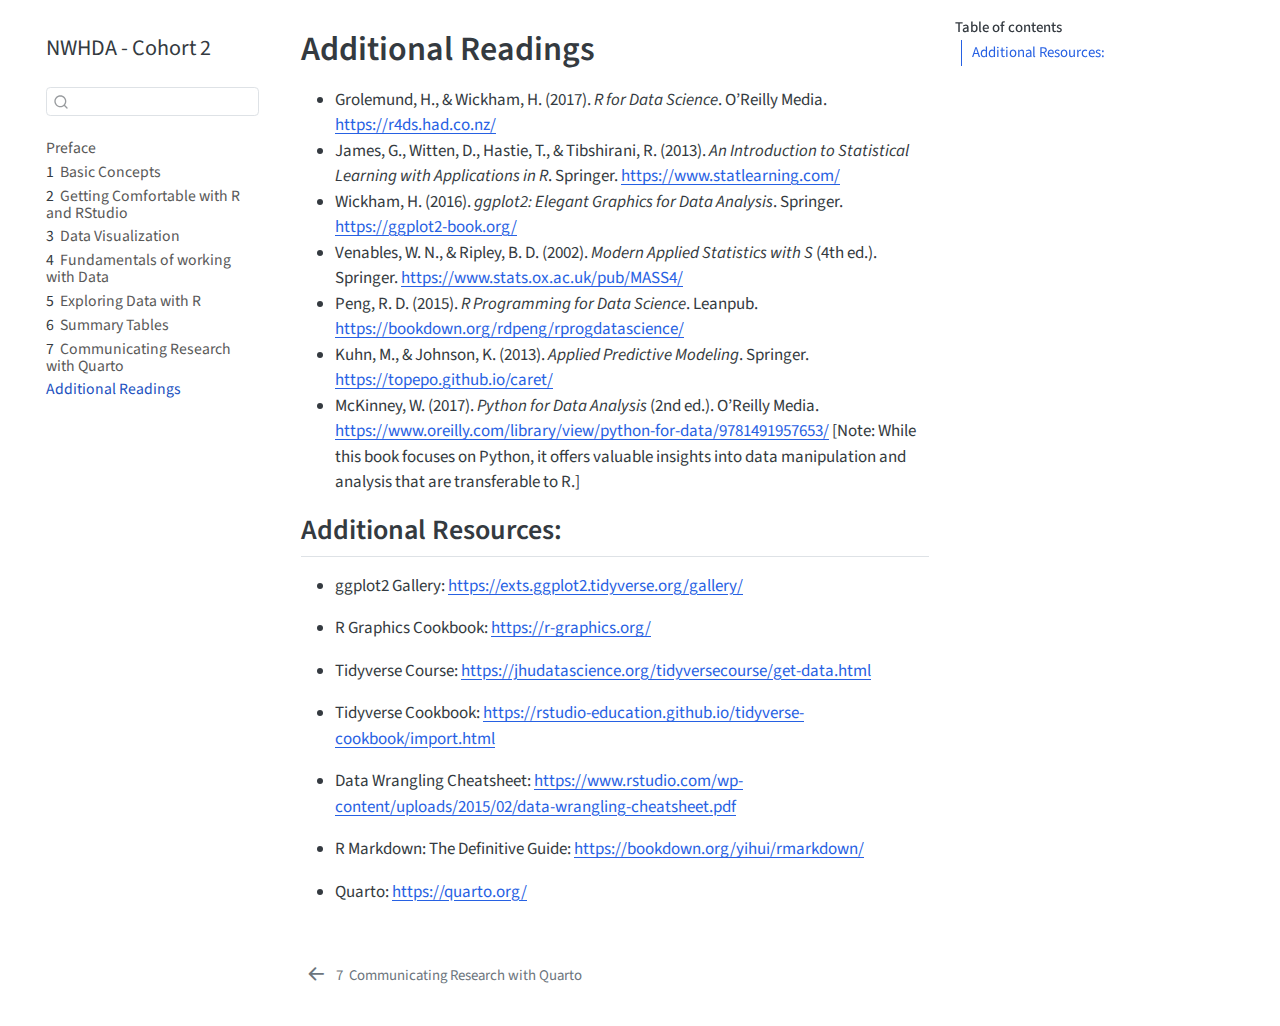
<file: docs/additional_materials.html>
<!DOCTYPE html>
<html xmlns="http://www.w3.org/1999/xhtml" lang="en" xml:lang="en"><head>

<meta charset="utf-8">
<meta name="generator" content="quarto-1.4.529">

<meta name="viewport" content="width=device-width, initial-scale=1.0, user-scalable=yes">


<title>NWHDA - Cohort 2 - Additional Readings</title>
<style>
code{white-space: pre-wrap;}
span.smallcaps{font-variant: small-caps;}
div.columns{display: flex; gap: min(4vw, 1.5em);}
div.column{flex: auto; overflow-x: auto;}
div.hanging-indent{margin-left: 1.5em; text-indent: -1.5em;}
ul.task-list{list-style: none;}
ul.task-list li input[type="checkbox"] {
  width: 0.8em;
  margin: 0 0.8em 0.2em -1em; /* quarto-specific, see https://github.com/quarto-dev/quarto-cli/issues/4556 */ 
  vertical-align: middle;
}
</style>


<script src="site_libs/quarto-nav/quarto-nav.js"></script>
<script src="site_libs/quarto-nav/headroom.min.js"></script>
<script src="site_libs/clipboard/clipboard.min.js"></script>
<script src="site_libs/quarto-search/autocomplete.umd.js"></script>
<script src="site_libs/quarto-search/fuse.min.js"></script>
<script src="site_libs/quarto-search/quarto-search.js"></script>
<meta name="quarto:offset" content="./">
<link href="./chapter_8_quarto.html" rel="prev">
<script src="site_libs/quarto-html/quarto.js"></script>
<script src="site_libs/quarto-html/popper.min.js"></script>
<script src="site_libs/quarto-html/tippy.umd.min.js"></script>
<script src="site_libs/quarto-html/anchor.min.js"></script>
<link href="site_libs/quarto-html/tippy.css" rel="stylesheet">
<link href="site_libs/quarto-html/quarto-syntax-highlighting.css" rel="stylesheet" id="quarto-text-highlighting-styles">
<script src="site_libs/bootstrap/bootstrap.min.js"></script>
<link href="site_libs/bootstrap/bootstrap-icons.css" rel="stylesheet">
<link href="site_libs/bootstrap/bootstrap.min.css" rel="stylesheet" id="quarto-bootstrap" data-mode="light">
<script id="quarto-search-options" type="application/json">{
  "location": "sidebar",
  "copy-button": false,
  "collapse-after": 3,
  "panel-placement": "start",
  "type": "textbox",
  "limit": 50,
  "keyboard-shortcut": [
    "f",
    "/",
    "s"
  ],
  "show-item-context": false,
  "language": {
    "search-no-results-text": "No results",
    "search-matching-documents-text": "matching documents",
    "search-copy-link-title": "Copy link to search",
    "search-hide-matches-text": "Hide additional matches",
    "search-more-match-text": "more match in this document",
    "search-more-matches-text": "more matches in this document",
    "search-clear-button-title": "Clear",
    "search-text-placeholder": "",
    "search-detached-cancel-button-title": "Cancel",
    "search-submit-button-title": "Submit",
    "search-label": "Search"
  }
}</script>


</head>

<body class="nav-sidebar floating">

<div id="quarto-search-results"></div>
  <header id="quarto-header" class="headroom fixed-top">
  <nav class="quarto-secondary-nav">
    <div class="container-fluid d-flex">
      <button type="button" class="quarto-btn-toggle btn" data-bs-toggle="collapse" data-bs-target=".quarto-sidebar-collapse-item" aria-controls="quarto-sidebar" aria-expanded="false" aria-label="Toggle sidebar navigation" onclick="if (window.quartoToggleHeadroom) { window.quartoToggleHeadroom(); }">
        <i class="bi bi-layout-text-sidebar-reverse"></i>
      </button>
        <nav class="quarto-page-breadcrumbs" aria-label="breadcrumb"><ol class="breadcrumb"><li class="breadcrumb-item"><a href="./additional_materials.html">Additional Readings</a></li></ol></nav>
        <a class="flex-grow-1" role="button" data-bs-toggle="collapse" data-bs-target=".quarto-sidebar-collapse-item" aria-controls="quarto-sidebar" aria-expanded="false" aria-label="Toggle sidebar navigation" onclick="if (window.quartoToggleHeadroom) { window.quartoToggleHeadroom(); }">      
        </a>
      <button type="button" class="btn quarto-search-button" aria-label="" onclick="window.quartoOpenSearch();">
        <i class="bi bi-search"></i>
      </button>
    </div>
  </nav>
</header>
<!-- content -->
<div id="quarto-content" class="quarto-container page-columns page-rows-contents page-layout-article">
<!-- sidebar -->
  <nav id="quarto-sidebar" class="sidebar collapse collapse-horizontal quarto-sidebar-collapse-item sidebar-navigation floating overflow-auto">
    <div class="pt-lg-2 mt-2 text-left sidebar-header">
    <div class="sidebar-title mb-0 py-0">
      <a href="./">NWHDA - Cohort 2</a> 
    </div>
      </div>
        <div class="mt-2 flex-shrink-0 align-items-center">
        <div class="sidebar-search">
        <div id="quarto-search" class="" title="Search"></div>
        </div>
        </div>
    <div class="sidebar-menu-container"> 
    <ul class="list-unstyled mt-1">
        <li class="sidebar-item">
  <div class="sidebar-item-container"> 
  <a href="./index.html" id="quarto-sidebar-item-1" class="sidebar-item-text sidebar-link">
 <span class="menu-text">Preface</span></a>
  </div>
</li>
        <li class="sidebar-item">
  <div class="sidebar-item-container"> 
  <a href="./chapter_1_primer.html" id="quarto-sidebar-item-2" class="sidebar-item-text sidebar-link">
 <span class="menu-text"><span class="chapter-number">1</span>&nbsp; <span class="chapter-title">Basic Concepts</span></span></a>
  </div>
</li>
        <li class="sidebar-item">
  <div class="sidebar-item-container"> 
  <a href="./chapter_2_rstudio.html" id="quarto-sidebar-item-3" class="sidebar-item-text sidebar-link">
 <span class="menu-text"><span class="chapter-number">2</span>&nbsp; <span class="chapter-title">Getting Comfortable with R and RStudio</span></span></a>
  </div>
</li>
        <li class="sidebar-item">
  <div class="sidebar-item-container"> 
  <a href="./chapter_3_visualisation.html" id="quarto-sidebar-item-4" class="sidebar-item-text sidebar-link">
 <span class="menu-text"><span class="chapter-number">3</span>&nbsp; <span class="chapter-title">Data Visualization</span></span></a>
  </div>
</li>
        <li class="sidebar-item">
  <div class="sidebar-item-container"> 
  <a href="./chapter_4_working_with_data.html" id="quarto-sidebar-item-5" class="sidebar-item-text sidebar-link">
 <span class="menu-text"><span class="chapter-number">4</span>&nbsp; <span class="chapter-title">Fundamentals of working with Data</span></span></a>
  </div>
</li>
        <li class="sidebar-item">
  <div class="sidebar-item-container"> 
  <a href="./chapter_5_exploring_data.html" id="quarto-sidebar-item-6" class="sidebar-item-text sidebar-link">
 <span class="menu-text"><span class="chapter-number">5</span>&nbsp; <span class="chapter-title">Exploring Data with R</span></span></a>
  </div>
</li>
        <li class="sidebar-item">
  <div class="sidebar-item-container"> 
  <a href="./chapter_7_summary_tables_v2.html" id="quarto-sidebar-item-7" class="sidebar-item-text sidebar-link">
 <span class="menu-text"><span class="chapter-number">6</span>&nbsp; <span class="chapter-title">Summary Tables</span></span></a>
  </div>
</li>
        <li class="sidebar-item">
  <div class="sidebar-item-container"> 
  <a href="./chapter_8_quarto.html" id="quarto-sidebar-item-8" class="sidebar-item-text sidebar-link">
 <span class="menu-text"><span class="chapter-number">7</span>&nbsp; <span class="chapter-title">Communicating Research with Quarto</span></span></a>
  </div>
</li>
        <li class="sidebar-item">
  <div class="sidebar-item-container"> 
  <a href="./additional_materials.html" id="quarto-sidebar-item-9" class="sidebar-item-text sidebar-link active">
 <span class="menu-text">Additional Readings</span></a>
  </div>
</li>
    </ul>
    </div>
</nav>
<div id="quarto-sidebar-glass" class="quarto-sidebar-collapse-item" data-bs-toggle="collapse" data-bs-target=".quarto-sidebar-collapse-item"></div>
<!-- margin-sidebar -->
    <div id="quarto-margin-sidebar" class="sidebar margin-sidebar">
        <nav id="TOC" role="doc-toc" class="toc-active">
    <h2 id="toc-title">Table of contents</h2>
   
  <ul>
  <li><a href="#additional-resources" id="toc-additional-resources" class="nav-link active" data-scroll-target="#additional-resources">Additional Resources:</a></li>
  </ul>
</nav>
    </div>
<!-- main -->
<main class="content" id="quarto-document-content">

<header id="title-block-header" class="quarto-title-block default">
<div class="quarto-title">
<h1 class="title">Additional Readings</h1>
</div>



<div class="quarto-title-meta">

    
  
    
  </div>
  


</header>


<ul>
<li>Grolemund, H., &amp; Wickham, H. (2017). <em>R for Data Science</em>. O’Reilly Media. <a href="https://r4ds.had.co.nz/" class="uri">https://r4ds.had.co.nz/</a></li>
<li>James, G., Witten, D., Hastie, T., &amp; Tibshirani, R. (2013). <em>An Introduction to Statistical Learning with Applications in R</em>. Springer. <a href="https://www.statlearning.com/" class="uri">https://www.statlearning.com/</a></li>
<li>Wickham, H. (2016). <em>ggplot2: Elegant Graphics for Data Analysis</em>. Springer. <a href="https://ggplot2-book.org/" class="uri">https://ggplot2-book.org/</a></li>
<li>Venables, W. N., &amp; Ripley, B. D. (2002). <em>Modern Applied Statistics with S</em> (4th ed.). Springer. <a href="https://www.stats.ox.ac.uk/pub/MASS4/" class="uri">https://www.stats.ox.ac.uk/pub/MASS4/</a></li>
<li>Peng, R. D. (2015). <em>R Programming for Data Science</em>. Leanpub. <a href="https://bookdown.org/rdpeng/rprogdatascience/" class="uri">https://bookdown.org/rdpeng/rprogdatascience/</a></li>
<li>Kuhn, M., &amp; Johnson, K. (2013). <em>Applied Predictive Modeling</em>. Springer. <a href="https://topepo.github.io/caret/" class="uri">https://topepo.github.io/caret/</a></li>
<li>McKinney, W. (2017). <em>Python for Data Analysis</em> (2nd ed.). O’Reilly Media. <a href="https://www.oreilly.com/library/view/python-for-data/9781491957653/" class="uri">https://www.oreilly.com/library/view/python-for-data/9781491957653/</a> [Note: While this book focuses on Python, it offers valuable insights into data manipulation and analysis that are transferable to R.]</li>
</ul>
<section id="additional-resources" class="level2">
<h2 class="anchored" data-anchor-id="additional-resources">Additional Resources:</h2>
<ul>
<li><p>ggplot2 Gallery: <a href="https://exts.ggplot2.tidyverse.org/gallery/" class="uri">https://exts.ggplot2.tidyverse.org/gallery/</a></p></li>
<li><p>R Graphics Cookbook: <a href="https://r-graphics.org/" class="uri">https://r-graphics.org/</a></p></li>
<li><p>Tidyverse Course: <a href="https://jhudatascience.org/tidyversecourse/get-data.html" class="uri">https://jhudatascience.org/tidyversecourse/get-data.html</a></p></li>
<li><p>Tidyverse Cookbook: <a href="https://rstudio-education.github.io/tidyverse-cookbook/import.html" class="uri">https://rstudio-education.github.io/tidyverse-cookbook/import.html</a></p></li>
<li><p>Data Wrangling Cheatsheet: <a href="https://www.rstudio.com/wp-content/uploads/2015/02/data-wrangling-cheatsheet.pdf" class="uri">https://www.rstudio.com/wp-content/uploads/2015/02/data-wrangling-cheatsheet.pdf</a></p></li>
<li><p>R Markdown: The Definitive Guide: <a href="https://bookdown.org/yihui/rmarkdown/" class="uri">https://bookdown.org/yihui/rmarkdown/</a></p></li>
<li><p>Quarto: <a href="https://quarto.org/" class="uri">https://quarto.org/</a></p></li>
</ul>


</section>

</main> <!-- /main -->
<script id="quarto-html-after-body" type="application/javascript">
window.document.addEventListener("DOMContentLoaded", function (event) {
  const toggleBodyColorMode = (bsSheetEl) => {
    const mode = bsSheetEl.getAttribute("data-mode");
    const bodyEl = window.document.querySelector("body");
    if (mode === "dark") {
      bodyEl.classList.add("quarto-dark");
      bodyEl.classList.remove("quarto-light");
    } else {
      bodyEl.classList.add("quarto-light");
      bodyEl.classList.remove("quarto-dark");
    }
  }
  const toggleBodyColorPrimary = () => {
    const bsSheetEl = window.document.querySelector("link#quarto-bootstrap");
    if (bsSheetEl) {
      toggleBodyColorMode(bsSheetEl);
    }
  }
  toggleBodyColorPrimary();  
  const icon = "";
  const anchorJS = new window.AnchorJS();
  anchorJS.options = {
    placement: 'right',
    icon: icon
  };
  anchorJS.add('.anchored');
  const isCodeAnnotation = (el) => {
    for (const clz of el.classList) {
      if (clz.startsWith('code-annotation-')) {                     
        return true;
      }
    }
    return false;
  }
  const clipboard = new window.ClipboardJS('.code-copy-button', {
    text: function(trigger) {
      const codeEl = trigger.previousElementSibling.cloneNode(true);
      for (const childEl of codeEl.children) {
        if (isCodeAnnotation(childEl)) {
          childEl.remove();
        }
      }
      return codeEl.innerText;
    }
  });
  clipboard.on('success', function(e) {
    // button target
    const button = e.trigger;
    // don't keep focus
    button.blur();
    // flash "checked"
    button.classList.add('code-copy-button-checked');
    var currentTitle = button.getAttribute("title");
    button.setAttribute("title", "Copied!");
    let tooltip;
    if (window.bootstrap) {
      button.setAttribute("data-bs-toggle", "tooltip");
      button.setAttribute("data-bs-placement", "left");
      button.setAttribute("data-bs-title", "Copied!");
      tooltip = new bootstrap.Tooltip(button, 
        { trigger: "manual", 
          customClass: "code-copy-button-tooltip",
          offset: [0, -8]});
      tooltip.show();    
    }
    setTimeout(function() {
      if (tooltip) {
        tooltip.hide();
        button.removeAttribute("data-bs-title");
        button.removeAttribute("data-bs-toggle");
        button.removeAttribute("data-bs-placement");
      }
      button.setAttribute("title", currentTitle);
      button.classList.remove('code-copy-button-checked');
    }, 1000);
    // clear code selection
    e.clearSelection();
  });
  function tippyHover(el, contentFn, onTriggerFn, onUntriggerFn) {
    const config = {
      allowHTML: true,
      maxWidth: 500,
      delay: 100,
      arrow: false,
      appendTo: function(el) {
          return el.parentElement;
      },
      interactive: true,
      interactiveBorder: 10,
      theme: 'quarto',
      placement: 'bottom-start',
    };
    if (contentFn) {
      config.content = contentFn;
    }
    if (onTriggerFn) {
      config.onTrigger = onTriggerFn;
    }
    if (onUntriggerFn) {
      config.onUntrigger = onUntriggerFn;
    }
    window.tippy(el, config); 
  }
  const noterefs = window.document.querySelectorAll('a[role="doc-noteref"]');
  for (var i=0; i<noterefs.length; i++) {
    const ref = noterefs[i];
    tippyHover(ref, function() {
      // use id or data attribute instead here
      let href = ref.getAttribute('data-footnote-href') || ref.getAttribute('href');
      try { href = new URL(href).hash; } catch {}
      const id = href.replace(/^#\/?/, "");
      const note = window.document.getElementById(id);
      return note.innerHTML;
    });
  }
  const xrefs = window.document.querySelectorAll('a.quarto-xref');
  const processXRef = (id, note) => {
    // Strip column container classes
    const stripColumnClz = (el) => {
      el.classList.remove("page-full", "page-columns");
      if (el.children) {
        for (const child of el.children) {
          stripColumnClz(child);
        }
      }
    }
    stripColumnClz(note)
    if (id === null || id.startsWith('sec-')) {
      // Special case sections, only their first couple elements
      const container = document.createElement("div");
      if (note.children && note.children.length > 2) {
        container.appendChild(note.children[0].cloneNode(true));
        for (let i = 1; i < note.children.length; i++) {
          const child = note.children[i];
          if (child.tagName === "P" && child.innerText === "") {
            continue;
          } else {
            container.appendChild(child.cloneNode(true));
            break;
          }
        }
        if (window.Quarto?.typesetMath) {
          window.Quarto.typesetMath(container);
        }
        return container.innerHTML
      } else {
        if (window.Quarto?.typesetMath) {
          window.Quarto.typesetMath(note);
        }
        return note.innerHTML;
      }
    } else {
      // Remove any anchor links if they are present
      const anchorLink = note.querySelector('a.anchorjs-link');
      if (anchorLink) {
        anchorLink.remove();
      }
      if (window.Quarto?.typesetMath) {
        window.Quarto.typesetMath(note);
      }
      return note.innerHTML;
    }
  }
  for (var i=0; i<xrefs.length; i++) {
    const xref = xrefs[i];
    tippyHover(xref, undefined, function(instance) {
      instance.disable();
      let url = xref.getAttribute('href');
      let hash = undefined; 
      if (url.startsWith('#')) {
        hash = url;
      } else {
        try { hash = new URL(url).hash; } catch {}
      }
      if (hash) {
        const id = hash.replace(/^#\/?/, "");
        const note = window.document.getElementById(id);
        if (note !== null) {
          try {
            const html = processXRef(id, note.cloneNode(true));
            instance.setContent(html);
          } finally {
            instance.enable();
            instance.show();
          }
        } else {
          // See if we can fetch this
          fetch(url.split('#')[0])
          .then(res => res.text())
          .then(html => {
            const parser = new DOMParser();
            const htmlDoc = parser.parseFromString(html, "text/html");
            const note = htmlDoc.getElementById(id);
            if (note !== null) {
              const html = processXRef(id, note);
              instance.setContent(html);
            } 
          }).finally(() => {
            instance.enable();
            instance.show();
          });
        }
      } else {
        // See if we can fetch a full url (with no hash to target)
        // This is a special case and we should probably do some content thinning / targeting
        fetch(url)
        .then(res => res.text())
        .then(html => {
          const parser = new DOMParser();
          const htmlDoc = parser.parseFromString(html, "text/html");
          const note = htmlDoc.querySelector('main.content');
          if (note !== null) {
            // This should only happen for chapter cross references
            // (since there is no id in the URL)
            // remove the first header
            if (note.children.length > 0 && note.children[0].tagName === "HEADER") {
              note.children[0].remove();
            }
            const html = processXRef(null, note);
            instance.setContent(html);
          } 
        }).finally(() => {
          instance.enable();
          instance.show();
        });
      }
    }, function(instance) {
    });
  }
      let selectedAnnoteEl;
      const selectorForAnnotation = ( cell, annotation) => {
        let cellAttr = 'data-code-cell="' + cell + '"';
        let lineAttr = 'data-code-annotation="' +  annotation + '"';
        const selector = 'span[' + cellAttr + '][' + lineAttr + ']';
        return selector;
      }
      const selectCodeLines = (annoteEl) => {
        const doc = window.document;
        const targetCell = annoteEl.getAttribute("data-target-cell");
        const targetAnnotation = annoteEl.getAttribute("data-target-annotation");
        const annoteSpan = window.document.querySelector(selectorForAnnotation(targetCell, targetAnnotation));
        const lines = annoteSpan.getAttribute("data-code-lines").split(",");
        const lineIds = lines.map((line) => {
          return targetCell + "-" + line;
        })
        let top = null;
        let height = null;
        let parent = null;
        if (lineIds.length > 0) {
            //compute the position of the single el (top and bottom and make a div)
            const el = window.document.getElementById(lineIds[0]);
            top = el.offsetTop;
            height = el.offsetHeight;
            parent = el.parentElement.parentElement;
          if (lineIds.length > 1) {
            const lastEl = window.document.getElementById(lineIds[lineIds.length - 1]);
            const bottom = lastEl.offsetTop + lastEl.offsetHeight;
            height = bottom - top;
          }
          if (top !== null && height !== null && parent !== null) {
            // cook up a div (if necessary) and position it 
            let div = window.document.getElementById("code-annotation-line-highlight");
            if (div === null) {
              div = window.document.createElement("div");
              div.setAttribute("id", "code-annotation-line-highlight");
              div.style.position = 'absolute';
              parent.appendChild(div);
            }
            div.style.top = top - 2 + "px";
            div.style.height = height + 4 + "px";
            div.style.left = 0;
            let gutterDiv = window.document.getElementById("code-annotation-line-highlight-gutter");
            if (gutterDiv === null) {
              gutterDiv = window.document.createElement("div");
              gutterDiv.setAttribute("id", "code-annotation-line-highlight-gutter");
              gutterDiv.style.position = 'absolute';
              const codeCell = window.document.getElementById(targetCell);
              const gutter = codeCell.querySelector('.code-annotation-gutter');
              gutter.appendChild(gutterDiv);
            }
            gutterDiv.style.top = top - 2 + "px";
            gutterDiv.style.height = height + 4 + "px";
          }
          selectedAnnoteEl = annoteEl;
        }
      };
      const unselectCodeLines = () => {
        const elementsIds = ["code-annotation-line-highlight", "code-annotation-line-highlight-gutter"];
        elementsIds.forEach((elId) => {
          const div = window.document.getElementById(elId);
          if (div) {
            div.remove();
          }
        });
        selectedAnnoteEl = undefined;
      };
        // Handle positioning of the toggle
    window.addEventListener(
      "resize",
      throttle(() => {
        elRect = undefined;
        if (selectedAnnoteEl) {
          selectCodeLines(selectedAnnoteEl);
        }
      }, 10)
    );
    function throttle(fn, ms) {
    let throttle = false;
    let timer;
      return (...args) => {
        if(!throttle) { // first call gets through
            fn.apply(this, args);
            throttle = true;
        } else { // all the others get throttled
            if(timer) clearTimeout(timer); // cancel #2
            timer = setTimeout(() => {
              fn.apply(this, args);
              timer = throttle = false;
            }, ms);
        }
      };
    }
      // Attach click handler to the DT
      const annoteDls = window.document.querySelectorAll('dt[data-target-cell]');
      for (const annoteDlNode of annoteDls) {
        annoteDlNode.addEventListener('click', (event) => {
          const clickedEl = event.target;
          if (clickedEl !== selectedAnnoteEl) {
            unselectCodeLines();
            const activeEl = window.document.querySelector('dt[data-target-cell].code-annotation-active');
            if (activeEl) {
              activeEl.classList.remove('code-annotation-active');
            }
            selectCodeLines(clickedEl);
            clickedEl.classList.add('code-annotation-active');
          } else {
            // Unselect the line
            unselectCodeLines();
            clickedEl.classList.remove('code-annotation-active');
          }
        });
      }
  const findCites = (el) => {
    const parentEl = el.parentElement;
    if (parentEl) {
      const cites = parentEl.dataset.cites;
      if (cites) {
        return {
          el,
          cites: cites.split(' ')
        };
      } else {
        return findCites(el.parentElement)
      }
    } else {
      return undefined;
    }
  };
  var bibliorefs = window.document.querySelectorAll('a[role="doc-biblioref"]');
  for (var i=0; i<bibliorefs.length; i++) {
    const ref = bibliorefs[i];
    const citeInfo = findCites(ref);
    if (citeInfo) {
      tippyHover(citeInfo.el, function() {
        var popup = window.document.createElement('div');
        citeInfo.cites.forEach(function(cite) {
          var citeDiv = window.document.createElement('div');
          citeDiv.classList.add('hanging-indent');
          citeDiv.classList.add('csl-entry');
          var biblioDiv = window.document.getElementById('ref-' + cite);
          if (biblioDiv) {
            citeDiv.innerHTML = biblioDiv.innerHTML;
          }
          popup.appendChild(citeDiv);
        });
        return popup.innerHTML;
      });
    }
  }
});
</script>
<nav class="page-navigation">
  <div class="nav-page nav-page-previous">
      <a href="./chapter_8_quarto.html" class="pagination-link  aria-label=" &lt;span="" research="" with="" quarto&lt;="" span&gt;"="">
        <i class="bi bi-arrow-left-short"></i> <span class="nav-page-text"><span class="chapter-number">7</span>&nbsp; <span class="chapter-title">Communicating Research with Quarto</span></span>
      </a>          
  </div>
  <div class="nav-page nav-page-next">
  </div>
</nav>
</div> <!-- /content -->




</body></html>
</file>
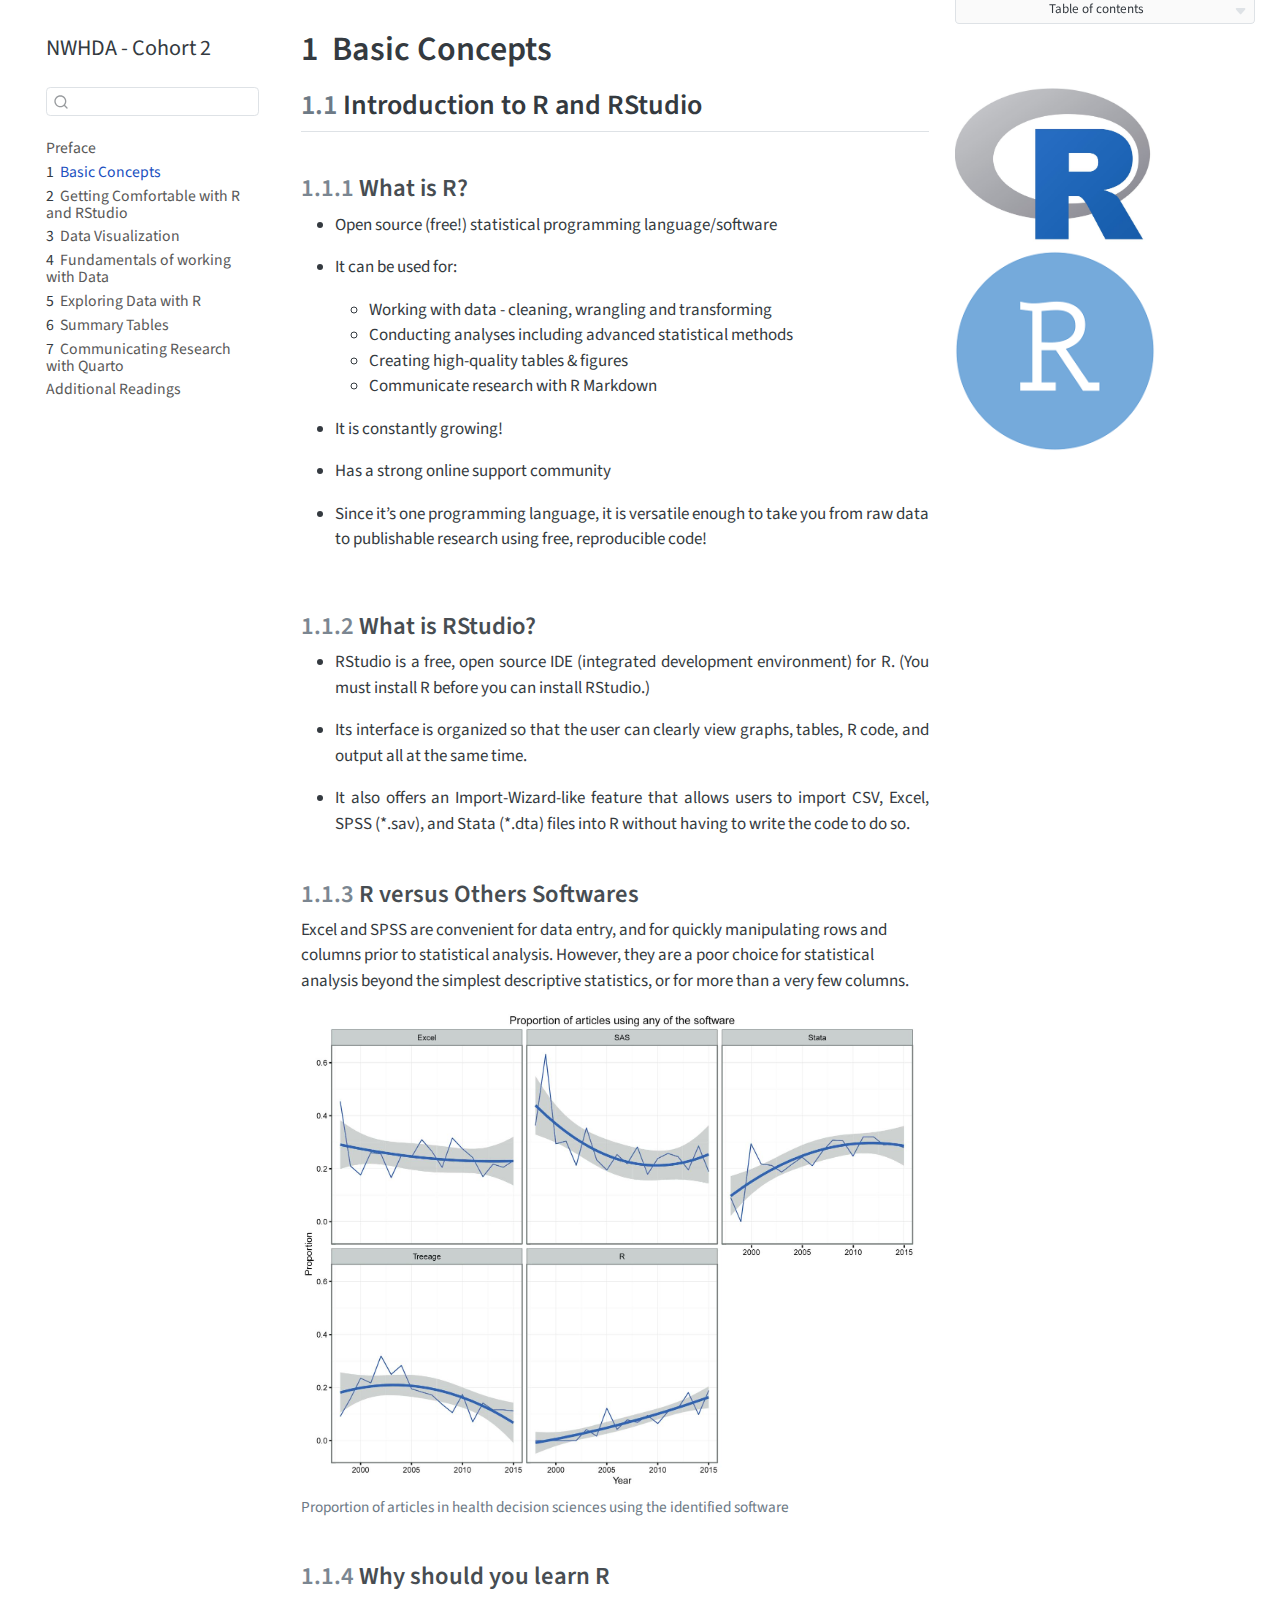
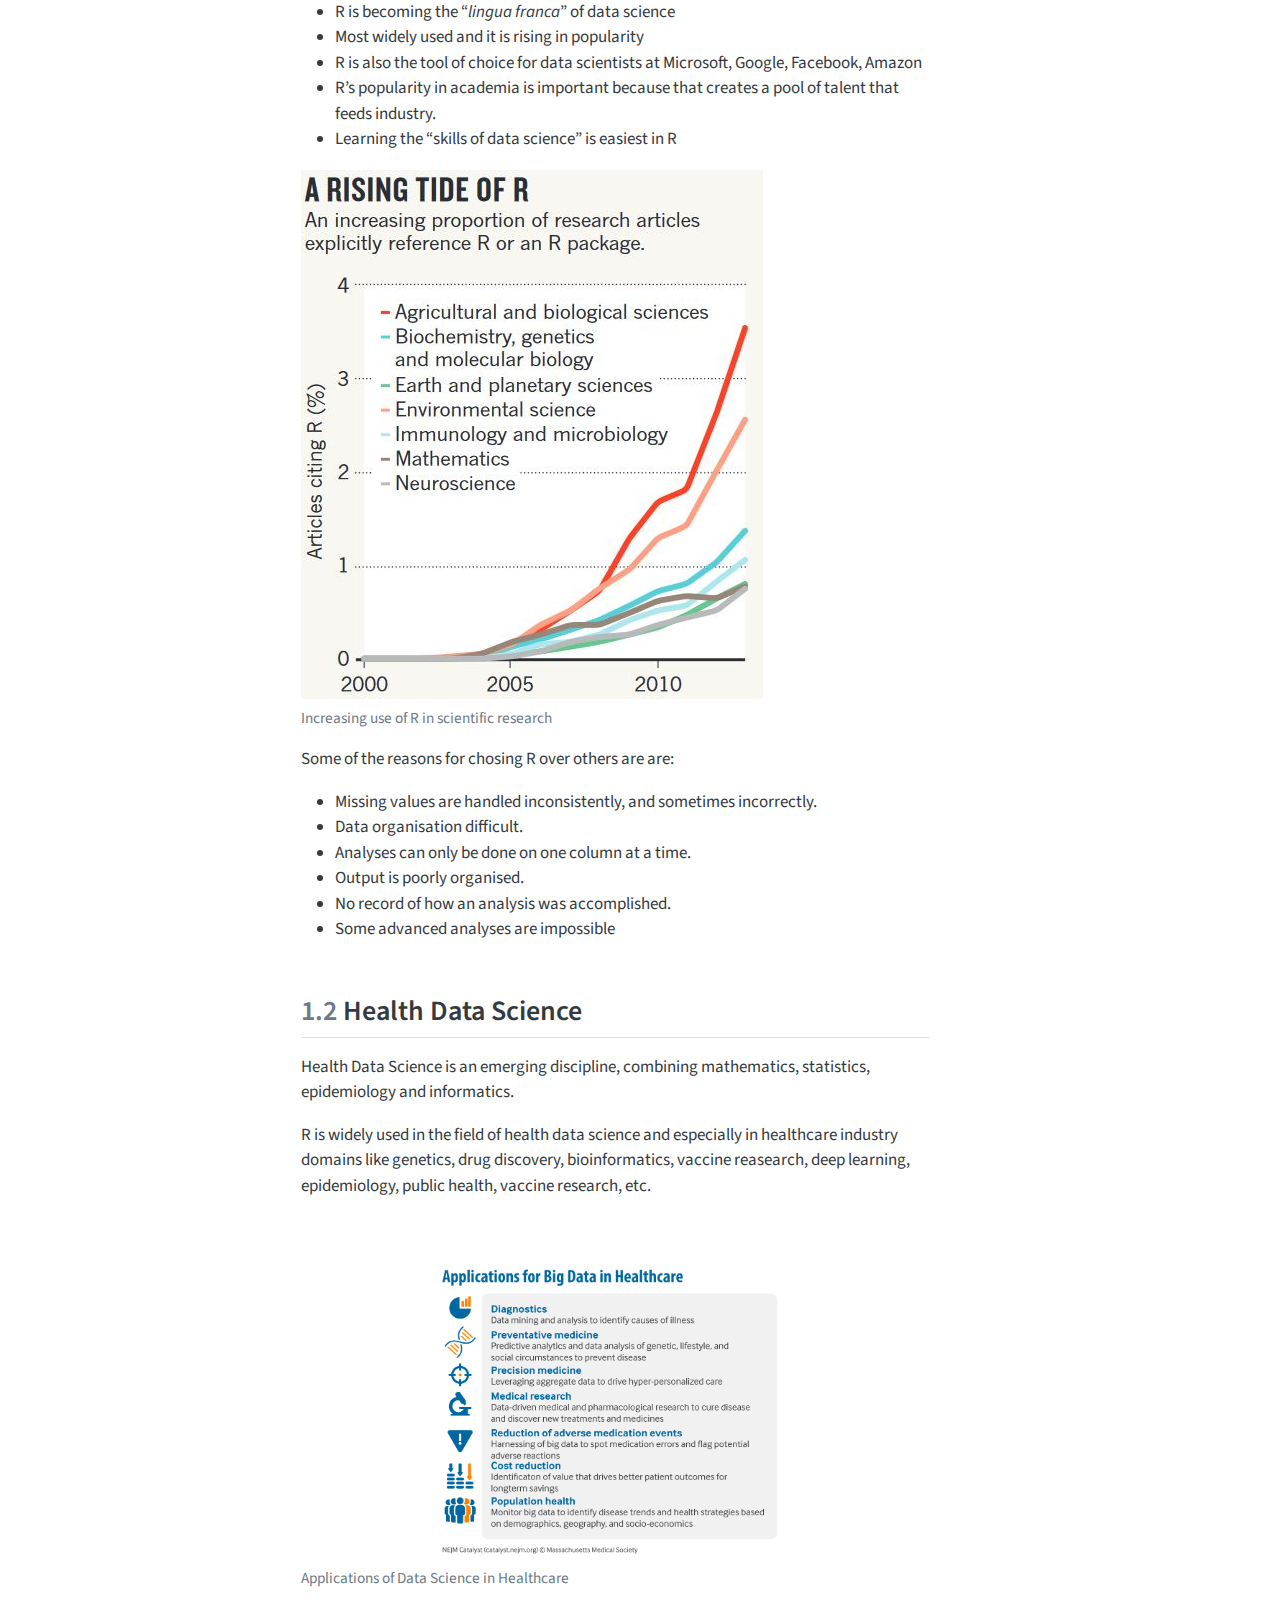
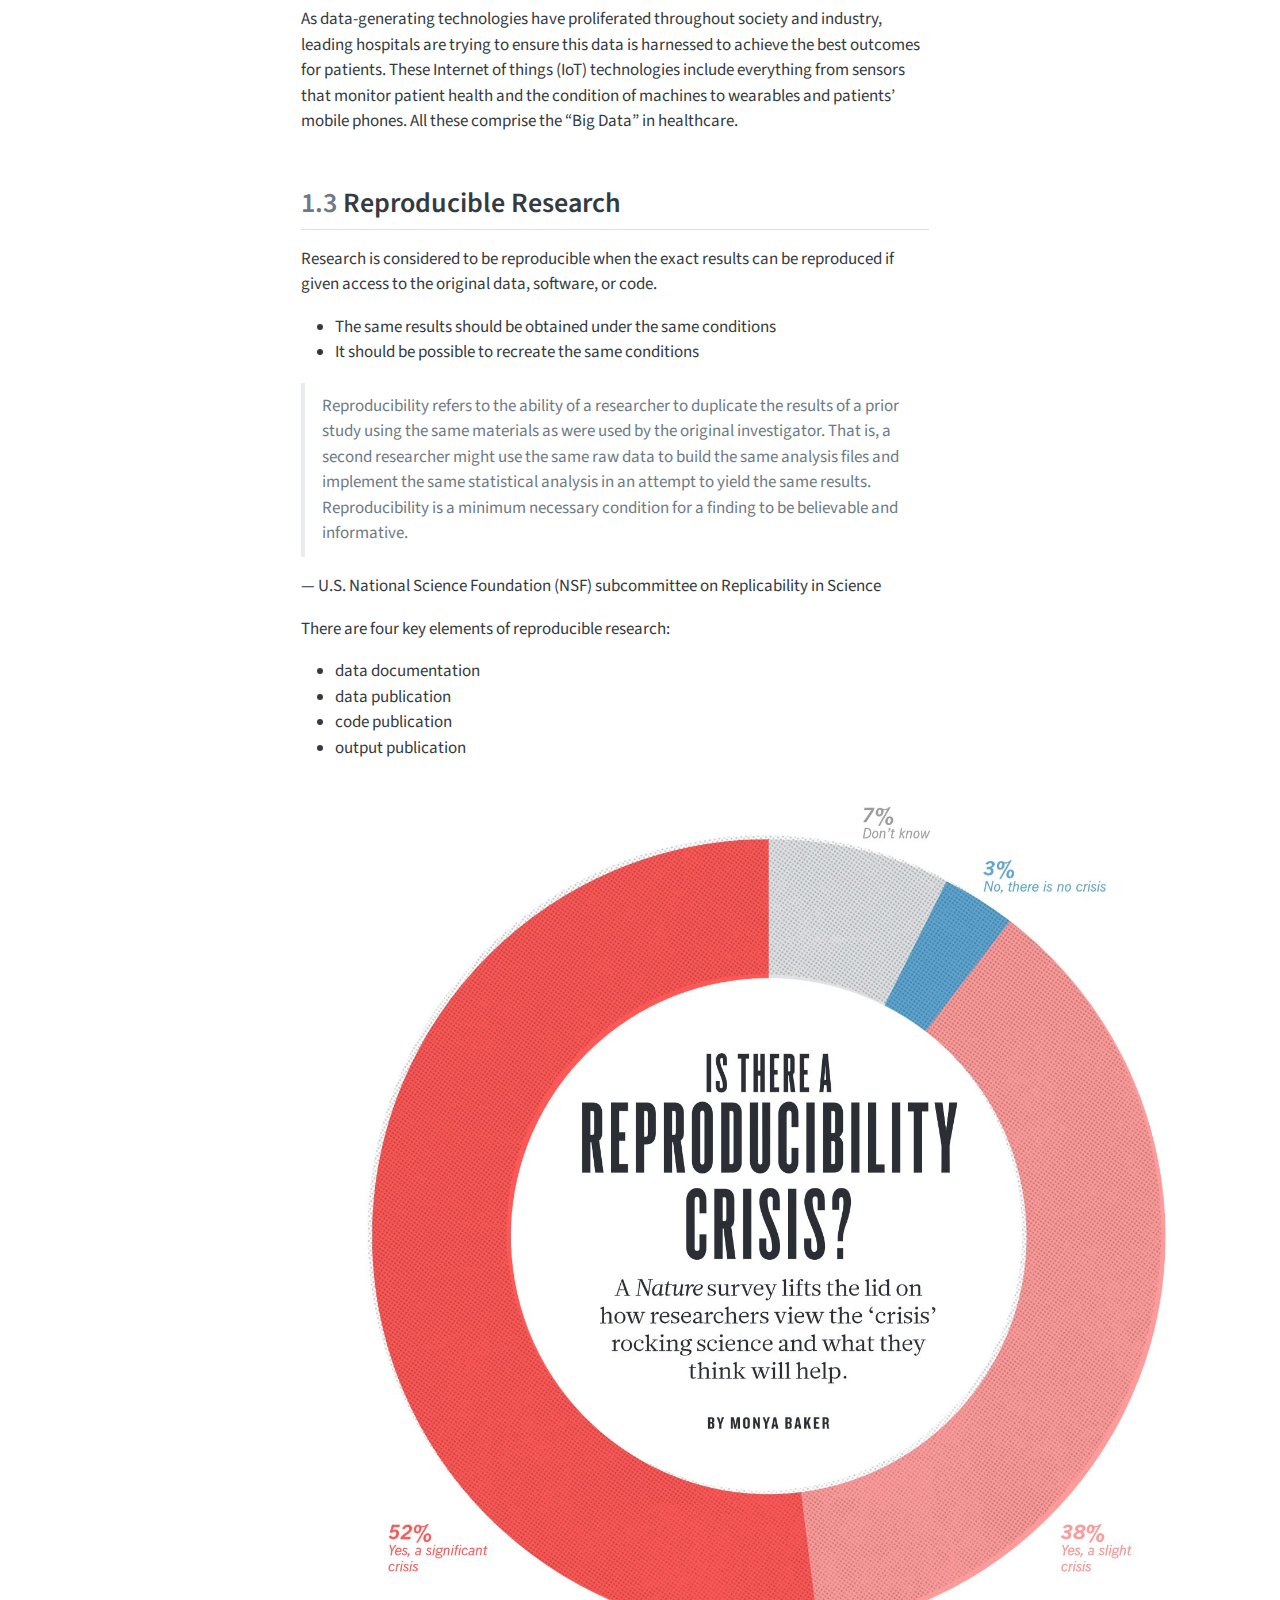
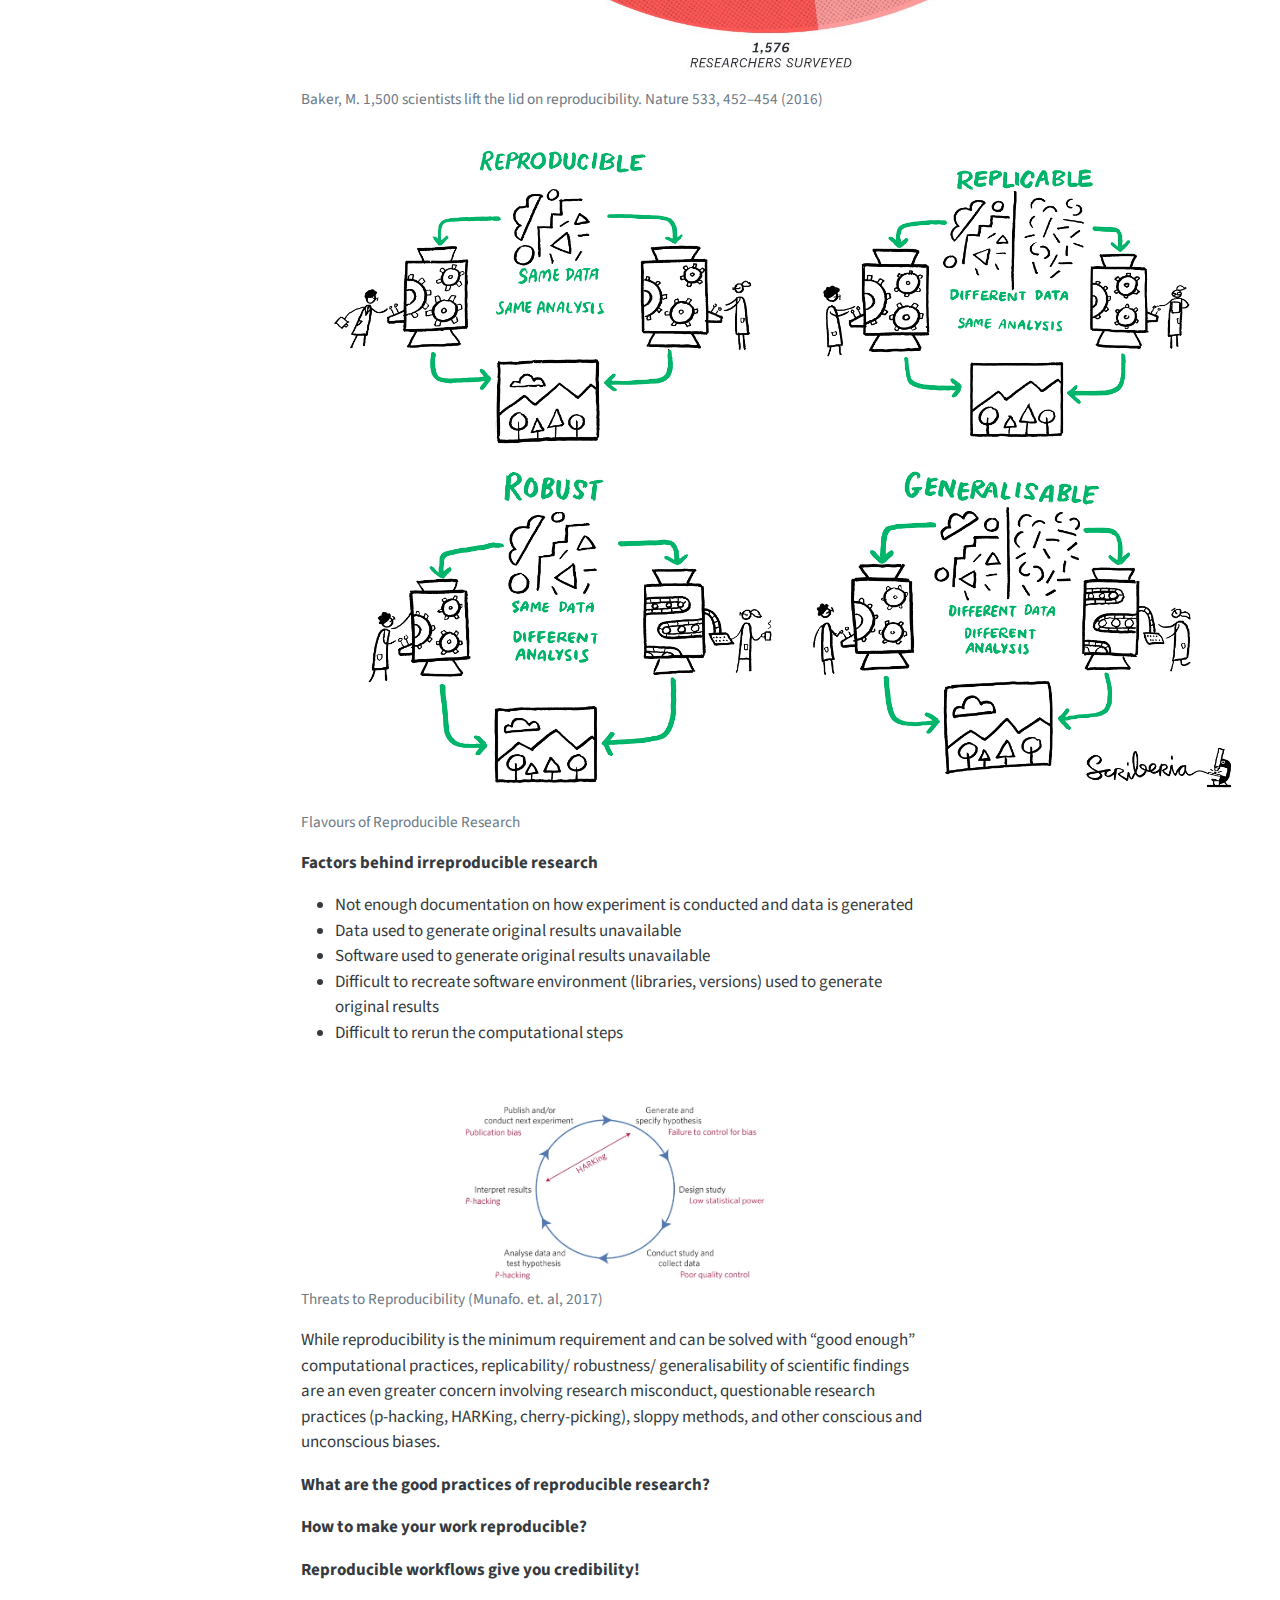
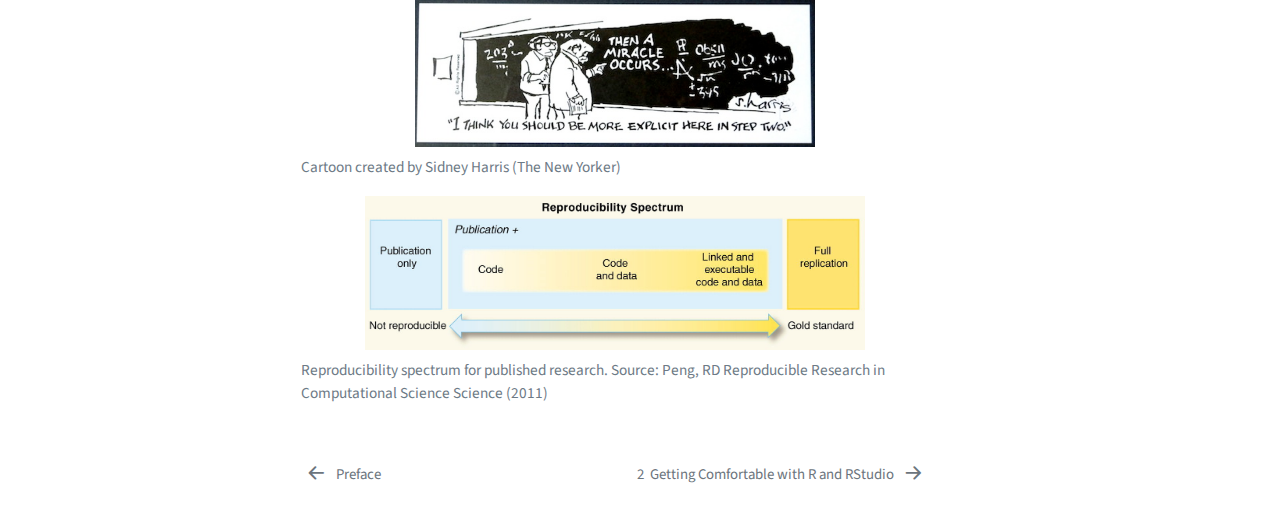
<file: docs/chapter_1_primer.html>
<!DOCTYPE html>
<html xmlns="http://www.w3.org/1999/xhtml" lang="en" xml:lang="en"><head>

<meta charset="utf-8">
<meta name="generator" content="quarto-1.4.529">

<meta name="viewport" content="width=device-width, initial-scale=1.0, user-scalable=yes">


<title>NWHDA - Cohort 2 - 1&nbsp; Basic Concepts</title>
<style>
code{white-space: pre-wrap;}
span.smallcaps{font-variant: small-caps;}
div.columns{display: flex; gap: min(4vw, 1.5em);}
div.column{flex: auto; overflow-x: auto;}
div.hanging-indent{margin-left: 1.5em; text-indent: -1.5em;}
ul.task-list{list-style: none;}
ul.task-list li input[type="checkbox"] {
  width: 0.8em;
  margin: 0 0.8em 0.2em -1em; /* quarto-specific, see https://github.com/quarto-dev/quarto-cli/issues/4556 */ 
  vertical-align: middle;
}
</style>


<script src="site_libs/quarto-nav/quarto-nav.js"></script>
<script src="site_libs/quarto-nav/headroom.min.js"></script>
<script src="site_libs/clipboard/clipboard.min.js"></script>
<script src="site_libs/quarto-search/autocomplete.umd.js"></script>
<script src="site_libs/quarto-search/fuse.min.js"></script>
<script src="site_libs/quarto-search/quarto-search.js"></script>
<meta name="quarto:offset" content="./">
<link href="./chapter_2_rstudio.html" rel="next">
<link href="./index.html" rel="prev">
<script src="site_libs/quarto-html/quarto.js"></script>
<script src="site_libs/quarto-html/popper.min.js"></script>
<script src="site_libs/quarto-html/tippy.umd.min.js"></script>
<script src="site_libs/quarto-html/anchor.min.js"></script>
<link href="site_libs/quarto-html/tippy.css" rel="stylesheet">
<link href="site_libs/quarto-html/quarto-syntax-highlighting.css" rel="stylesheet" id="quarto-text-highlighting-styles">
<script src="site_libs/bootstrap/bootstrap.min.js"></script>
<link href="site_libs/bootstrap/bootstrap-icons.css" rel="stylesheet">
<link href="site_libs/bootstrap/bootstrap.min.css" rel="stylesheet" id="quarto-bootstrap" data-mode="light">
<script id="quarto-search-options" type="application/json">{
  "location": "sidebar",
  "copy-button": false,
  "collapse-after": 3,
  "panel-placement": "start",
  "type": "textbox",
  "limit": 50,
  "keyboard-shortcut": [
    "f",
    "/",
    "s"
  ],
  "show-item-context": false,
  "language": {
    "search-no-results-text": "No results",
    "search-matching-documents-text": "matching documents",
    "search-copy-link-title": "Copy link to search",
    "search-hide-matches-text": "Hide additional matches",
    "search-more-match-text": "more match in this document",
    "search-more-matches-text": "more matches in this document",
    "search-clear-button-title": "Clear",
    "search-text-placeholder": "",
    "search-detached-cancel-button-title": "Cancel",
    "search-submit-button-title": "Submit",
    "search-label": "Search"
  }
}</script>


</head>

<body class="nav-sidebar floating slimcontent">

<div id="quarto-search-results"></div>
  <header id="quarto-header" class="headroom fixed-top">
  <nav class="quarto-secondary-nav">
    <div class="container-fluid d-flex">
      <button type="button" class="quarto-btn-toggle btn" data-bs-toggle="collapse" data-bs-target=".quarto-sidebar-collapse-item" aria-controls="quarto-sidebar" aria-expanded="false" aria-label="Toggle sidebar navigation" onclick="if (window.quartoToggleHeadroom) { window.quartoToggleHeadroom(); }">
        <i class="bi bi-layout-text-sidebar-reverse"></i>
      </button>
        <nav class="quarto-page-breadcrumbs" aria-label="breadcrumb"><ol class="breadcrumb"><li class="breadcrumb-item"><a href="./chapter_1_primer.html"><span class="chapter-number">1</span>&nbsp; <span class="chapter-title">Basic Concepts</span></a></li></ol></nav>
        <a class="flex-grow-1" role="button" data-bs-toggle="collapse" data-bs-target=".quarto-sidebar-collapse-item" aria-controls="quarto-sidebar" aria-expanded="false" aria-label="Toggle sidebar navigation" onclick="if (window.quartoToggleHeadroom) { window.quartoToggleHeadroom(); }">      
        </a>
      <button type="button" class="btn quarto-search-button" aria-label="" onclick="window.quartoOpenSearch();">
        <i class="bi bi-search"></i>
      </button>
    </div>
  </nav>
</header>
<!-- content -->
<div id="quarto-content" class="quarto-container page-columns page-rows-contents page-layout-article">
<!-- sidebar -->
  <nav id="quarto-sidebar" class="sidebar collapse collapse-horizontal quarto-sidebar-collapse-item sidebar-navigation floating overflow-auto">
    <div class="pt-lg-2 mt-2 text-left sidebar-header">
    <div class="sidebar-title mb-0 py-0">
      <a href="./">NWHDA - Cohort 2</a> 
    </div>
      </div>
        <div class="mt-2 flex-shrink-0 align-items-center">
        <div class="sidebar-search">
        <div id="quarto-search" class="" title="Search"></div>
        </div>
        </div>
    <div class="sidebar-menu-container"> 
    <ul class="list-unstyled mt-1">
        <li class="sidebar-item">
  <div class="sidebar-item-container"> 
  <a href="./index.html" id="quarto-sidebar-item-1" class="sidebar-item-text sidebar-link">
 <span class="menu-text">Preface</span></a>
  </div>
</li>
        <li class="sidebar-item">
  <div class="sidebar-item-container"> 
  <a href="./chapter_1_primer.html" id="quarto-sidebar-item-2" class="sidebar-item-text sidebar-link active">
 <span class="menu-text"><span class="chapter-number">1</span>&nbsp; <span class="chapter-title">Basic Concepts</span></span></a>
  </div>
</li>
        <li class="sidebar-item">
  <div class="sidebar-item-container"> 
  <a href="./chapter_2_rstudio.html" id="quarto-sidebar-item-3" class="sidebar-item-text sidebar-link">
 <span class="menu-text"><span class="chapter-number">2</span>&nbsp; <span class="chapter-title">Getting Comfortable with R and RStudio</span></span></a>
  </div>
</li>
        <li class="sidebar-item">
  <div class="sidebar-item-container"> 
  <a href="./chapter_3_visualisation.html" id="quarto-sidebar-item-4" class="sidebar-item-text sidebar-link">
 <span class="menu-text"><span class="chapter-number">3</span>&nbsp; <span class="chapter-title">Data Visualization</span></span></a>
  </div>
</li>
        <li class="sidebar-item">
  <div class="sidebar-item-container"> 
  <a href="./chapter_4_working_with_data.html" id="quarto-sidebar-item-5" class="sidebar-item-text sidebar-link">
 <span class="menu-text"><span class="chapter-number">4</span>&nbsp; <span class="chapter-title">Fundamentals of working with Data</span></span></a>
  </div>
</li>
        <li class="sidebar-item">
  <div class="sidebar-item-container"> 
  <a href="./chapter_5_exploring_data.html" id="quarto-sidebar-item-6" class="sidebar-item-text sidebar-link">
 <span class="menu-text"><span class="chapter-number">5</span>&nbsp; <span class="chapter-title">Exploring Data with R</span></span></a>
  </div>
</li>
        <li class="sidebar-item">
  <div class="sidebar-item-container"> 
  <a href="./chapter_7_summary_tables_v2.html" id="quarto-sidebar-item-7" class="sidebar-item-text sidebar-link">
 <span class="menu-text"><span class="chapter-number">6</span>&nbsp; <span class="chapter-title">Summary Tables</span></span></a>
  </div>
</li>
        <li class="sidebar-item">
  <div class="sidebar-item-container"> 
  <a href="./chapter_8_quarto.html" id="quarto-sidebar-item-8" class="sidebar-item-text sidebar-link">
 <span class="menu-text"><span class="chapter-number">7</span>&nbsp; <span class="chapter-title">Communicating Research with Quarto</span></span></a>
  </div>
</li>
        <li class="sidebar-item">
  <div class="sidebar-item-container"> 
  <a href="./additional_materials.html" id="quarto-sidebar-item-9" class="sidebar-item-text sidebar-link">
 <span class="menu-text">Additional Readings</span></a>
  </div>
</li>
    </ul>
    </div>
</nav>
<div id="quarto-sidebar-glass" class="quarto-sidebar-collapse-item" data-bs-toggle="collapse" data-bs-target=".quarto-sidebar-collapse-item"></div>
<!-- margin-sidebar -->
    <div id="quarto-margin-sidebar" class="sidebar margin-sidebar">
        <nav id="TOC" role="doc-toc" class="toc-active">
    <h2 id="toc-title">Table of contents</h2>
   
  <ul>
  <li><a href="#introduction-to-r-and-rstudio" id="toc-introduction-to-r-and-rstudio" class="nav-link active" data-scroll-target="#introduction-to-r-and-rstudio"><span class="header-section-number">1.1</span> Introduction to R and RStudio</a>
  <ul class="collapse">
  <li><a href="#what-is-r" id="toc-what-is-r" class="nav-link" data-scroll-target="#what-is-r"><span class="header-section-number">1.1.1</span> What is R?</a></li>
  <li><a href="#what-is-rstudio" id="toc-what-is-rstudio" class="nav-link" data-scroll-target="#what-is-rstudio"><span class="header-section-number">1.1.2</span> What is RStudio?</a></li>
  <li><a href="#r-versus-others-softwares" id="toc-r-versus-others-softwares" class="nav-link" data-scroll-target="#r-versus-others-softwares"><span class="header-section-number">1.1.3</span> R versus Others Softwares</a></li>
  <li><a href="#why-should-you-learn-r" id="toc-why-should-you-learn-r" class="nav-link" data-scroll-target="#why-should-you-learn-r"><span class="header-section-number">1.1.4</span> Why should you learn R</a></li>
  </ul></li>
  <li><a href="#health-data-science" id="toc-health-data-science" class="nav-link" data-scroll-target="#health-data-science"><span class="header-section-number">1.2</span> Health Data Science</a></li>
  <li><a href="#reproducible-research" id="toc-reproducible-research" class="nav-link" data-scroll-target="#reproducible-research"><span class="header-section-number">1.3</span> Reproducible Research</a></li>
  </ul>
</nav>
    </div>
<!-- main -->
<main class="content page-columns page-full" id="quarto-document-content">

<header id="title-block-header" class="quarto-title-block default">
<div class="quarto-title">
<h1 class="title"><span class="chapter-number">1</span>&nbsp; <span class="chapter-title">Basic Concepts</span></h1>
</div>



<div class="quarto-title-meta">

    
  
    
  </div>
  


</header>


<section id="introduction-to-r-and-rstudio" class="level2 page-columns page-full" data-number="1.1">
<h2 data-number="1.1" class="anchored" data-anchor-id="introduction-to-r-and-rstudio"><span class="header-section-number">1.1</span> Introduction to R and RStudio</h2>

<div class="no-row-height column-margin column-container"><div class="">
<p><img src="images/Rlogo.JPG" class="img-fluid" width="200"></p>
</div></div><section id="what-is-r" class="level3 page-columns page-full" data-number="1.1.1">
<h3 data-number="1.1.1" class="anchored" data-anchor-id="what-is-r"><span class="header-section-number">1.1.1</span> What is R?</h3>
<ul>
<li><p>Open source (free!) statistical programming language/software</p></li>
<li><p>It can be used for:</p>
<ul>
<li>Working with data - cleaning, wrangling and transforming</li>
<li>Conducting analyses including advanced statistical methods</li>
<li>Creating high-quality tables &amp; figures</li>
<li>Communicate research with R Markdown</li>
</ul></li>
<li><p>It is constantly growing!</p></li>
<li><p>Has a strong online support community</p></li>
<li><p>Since it’s one programming language, it is versatile enough to take you from raw data to publishable research using free, reproducible code!</p></li>
</ul>

<div class="no-row-height column-margin column-container"><div class="">
<p><img src="images/RStudiologo.png" class="img-fluid" width="200"></p>
</div></div></section>
<section id="what-is-rstudio" class="level3" data-number="1.1.2">
<h3 data-number="1.1.2" class="anchored" data-anchor-id="what-is-rstudio"><span class="header-section-number">1.1.2</span> What is RStudio?</h3>
<div style="text-align:justify">
<ul>
<li><p>RStudio is a free, open source IDE (integrated development environment) for R. (You must install R before you can install RStudio.)</p></li>
<li><p>Its interface is organized so that the user can clearly view graphs, tables, R code, and output all at the same time.</p></li>
<li><p>It also offers an Import-Wizard-like feature that allows users to import CSV, Excel, SPSS (*.sav), and Stata (*.dta) files into R without having to write the code to do so.</p></li>
</ul>
</div>
</section>
<section id="r-versus-others-softwares" class="level3" data-number="1.1.3">
<h3 data-number="1.1.3" class="anchored" data-anchor-id="r-versus-others-softwares"><span class="header-section-number">1.1.3</span> R versus Others Softwares</h3>
<p>Excel and SPSS are convenient for data entry, and for quickly manipulating rows and columns prior to statistical analysis. However, they are a poor choice for statistical analysis beyond the simplest descriptive statistics, or for more than a very few columns.</p>
<div class="img-fluid quarto-figure quarto-figure-center">
<figure class="figure">
<p><img src="images/r_vs_others.JPG" class="img-fluid figure-img"></p>
<figcaption>Proportion of articles in health decision sciences using the identified software</figcaption>
</figure>
</div>
</section>
<section id="why-should-you-learn-r" class="level3 page-columns page-full" data-number="1.1.4">
<h3 data-number="1.1.4" class="anchored" data-anchor-id="why-should-you-learn-r"><span class="header-section-number">1.1.4</span> Why should you learn R</h3>
<ul>
<li>R is becoming the “<em>lingua franca</em>” of data science</li>
<li>Most widely used and it is rising in popularity</li>
<li>R is also the tool of choice for data scientists at Microsoft, Google, Facebook, Amazon</li>
<li>R’s popularity in academia is important because that creates a pool of talent that feeds industry.</li>
<li>Learning the “skills of data science” is easiest in R</li>
</ul>
<div class="page-columns page-full">
<div class="img-fluid quarto-figure quarto-figure-center page-columns page-full">
<figure class="figure page-columns page-full">
<p class="page-columns page-full"><img src="images/r_nature.JPG" class="img-fluid figure-img column-page-right"></p>
<figcaption>Increasing use of R in scientific research</figcaption>
</figure>
</div>
</div>
<p>Some of the reasons for chosing R over others are are:</p>
<ul>
<li>Missing values are handled inconsistently, and sometimes incorrectly.</li>
<li>Data organisation difficult.</li>
<li>Analyses can only be done on one column at a time.</li>
<li>Output is poorly organised.</li>
<li>No record of how an analysis was accomplished.</li>
<li>Some advanced analyses are impossible</li>
</ul>
<div style="page-break-after: always;"></div>
</section>
</section>
<section id="health-data-science" class="level2" data-number="1.2">
<h2 data-number="1.2" class="anchored" data-anchor-id="health-data-science"><span class="header-section-number">1.2</span> Health Data Science</h2>
<p>Health Data Science is an emerging discipline, combining mathematics, statistics, epidemiology and informatics.</p>
<p>R is widely used in the field of health data science and especially in healthcare industry domains like genetics, drug discovery, bioinformatics, vaccine reasearch, deep learning, epidemiology, public health, vaccine research, etc.</p>
<p><br></p>
<div class="img-fluid quarto-figure quarto-figure-center">
<figure class="figure">
<p><img src="images/big_data_healthcare_applications.png" class="img-fluid figure-img" width="368"></p>
<figcaption>Applications of Data Science in Healthcare</figcaption>
</figure>
</div>
<p>As data-generating technologies have proliferated throughout society and industry, leading hospitals are trying to ensure this data is harnessed to achieve the best outcomes for patients. These Internet of things (IoT) technologies include everything from sensors that monitor patient health and the condition of machines to wearables and patients’ mobile phones. All these comprise the “Big Data” in healthcare.</p>
</section>
<section id="reproducible-research" class="level2 page-columns page-full" data-number="1.3">
<h2 data-number="1.3" class="anchored" data-anchor-id="reproducible-research"><span class="header-section-number">1.3</span> Reproducible Research</h2>
<p>Research is considered to be reproducible when the exact results can be reproduced if given access to the original data, software, or code.</p>
<ul>
<li>The same results should be obtained under the same conditions</li>
<li>It should be possible to recreate the same conditions</li>
</ul>
<blockquote class="blockquote">
<p>Reproducibility refers to the ability of a researcher to duplicate the results of a prior study using the same materials as were used by the original investigator. That is, a second researcher might use the same raw data to build the same analysis files and implement the same statistical analysis in an attempt to yield the same results. Reproducibility is a minimum necessary condition for a finding to be believable and informative.</p>
</blockquote>
<p>— U.S. National Science Foundation (NSF) subcommittee on Replicability in Science</p>
<p>There are four key elements of reproducible research:</p>
<ul>
<li>data documentation</li>
<li>data publication</li>
<li>code publication</li>
<li>output publication</li>
</ul>
<div style="page-break-after: always;"></div>
<div class="page-columns page-full">
<div class="img-fluid quarto-figure quarto-figure-center page-columns page-full">
<figure class="figure page-columns page-full">
<p class="page-columns page-full"><img src="images/reproducibility_crisis.jpg" class="img-fluid figure-img column-page-right"></p>
<figcaption>Baker, M. 1,500 scientists lift the lid on reproducibility. Nature 533, 452–454 (2016)</figcaption>
</figure>
</div>
</div>
<div style="page-break-after: always;"></div>
<div class="page-columns page-full">
<div class="img-fluid quarto-figure quarto-figure-center page-columns page-full">
<figure class="figure page-columns page-full">
<p class="page-columns page-full"><img src="images/reproducible-replicable-robust-generalisable.png" class="img-fluid figure-img column-page-right"></p>
<figcaption>Flavours of Reproducible Research</figcaption>
</figure>
</div>
</div>
<p><strong>Factors behind irreproducible research</strong></p>
<ul>
<li>Not enough documentation on how experiment is conducted and data is generated</li>
<li>Data used to generate original results unavailable</li>
<li>Software used to generate original results unavailable</li>
<li>Difficult to recreate software environment (libraries, versions) used to generate original results</li>
<li>Difficult to rerun the computational steps</li>
</ul>
<p><br></p>
<div class="img-fluid quarto-figure quarto-figure-center">
<figure class="figure">
<p><img src="images/threats_reproducibility.png" class="img-fluid figure-img" width="300"></p>
<figcaption>Threats to Reproducibility (Munafo. et. al, 2017)</figcaption>
</figure>
</div>
<p>While reproducibility is the minimum requirement and can be solved with “good enough” computational practices, replicability/ robustness/ generalisability of scientific findings are an even greater concern involving research misconduct, questionable research practices (p-hacking, HARKing, cherry-picking), sloppy methods, and other conscious and unconscious biases.</p>
<p><strong>What are the good practices of reproducible research?</strong></p>
<p><strong>How to make your work reproducible?</strong></p>
<p><strong>Reproducible workflows give you credibility!</strong></p>
<div class="img-fluid quarto-figure quarto-figure-center">
<figure class="figure">
<p><img src="images/miracles.jpg" class="img-fluid figure-img" width="400"></p>
<figcaption>Cartoon created by Sidney Harris (The New Yorker)</figcaption>
</figure>
</div>
<div class="img-fluid quarto-figure quarto-figure-center">
<figure class="figure">
<p><img src="images/reproducibility_spectrum.jpg" class="img-fluid figure-img" width="500"></p>
<figcaption>Reproducibility spectrum for published research. Source: Peng, RD Reproducible Research in Computational Science Science (2011)</figcaption>
</figure>
</div>


</section>

</main> <!-- /main -->
<script id="quarto-html-after-body" type="application/javascript">
window.document.addEventListener("DOMContentLoaded", function (event) {
  const toggleBodyColorMode = (bsSheetEl) => {
    const mode = bsSheetEl.getAttribute("data-mode");
    const bodyEl = window.document.querySelector("body");
    if (mode === "dark") {
      bodyEl.classList.add("quarto-dark");
      bodyEl.classList.remove("quarto-light");
    } else {
      bodyEl.classList.add("quarto-light");
      bodyEl.classList.remove("quarto-dark");
    }
  }
  const toggleBodyColorPrimary = () => {
    const bsSheetEl = window.document.querySelector("link#quarto-bootstrap");
    if (bsSheetEl) {
      toggleBodyColorMode(bsSheetEl);
    }
  }
  toggleBodyColorPrimary();  
  const icon = "";
  const anchorJS = new window.AnchorJS();
  anchorJS.options = {
    placement: 'right',
    icon: icon
  };
  anchorJS.add('.anchored');
  const isCodeAnnotation = (el) => {
    for (const clz of el.classList) {
      if (clz.startsWith('code-annotation-')) {                     
        return true;
      }
    }
    return false;
  }
  const clipboard = new window.ClipboardJS('.code-copy-button', {
    text: function(trigger) {
      const codeEl = trigger.previousElementSibling.cloneNode(true);
      for (const childEl of codeEl.children) {
        if (isCodeAnnotation(childEl)) {
          childEl.remove();
        }
      }
      return codeEl.innerText;
    }
  });
  clipboard.on('success', function(e) {
    // button target
    const button = e.trigger;
    // don't keep focus
    button.blur();
    // flash "checked"
    button.classList.add('code-copy-button-checked');
    var currentTitle = button.getAttribute("title");
    button.setAttribute("title", "Copied!");
    let tooltip;
    if (window.bootstrap) {
      button.setAttribute("data-bs-toggle", "tooltip");
      button.setAttribute("data-bs-placement", "left");
      button.setAttribute("data-bs-title", "Copied!");
      tooltip = new bootstrap.Tooltip(button, 
        { trigger: "manual", 
          customClass: "code-copy-button-tooltip",
          offset: [0, -8]});
      tooltip.show();    
    }
    setTimeout(function() {
      if (tooltip) {
        tooltip.hide();
        button.removeAttribute("data-bs-title");
        button.removeAttribute("data-bs-toggle");
        button.removeAttribute("data-bs-placement");
      }
      button.setAttribute("title", currentTitle);
      button.classList.remove('code-copy-button-checked');
    }, 1000);
    // clear code selection
    e.clearSelection();
  });
  function tippyHover(el, contentFn, onTriggerFn, onUntriggerFn) {
    const config = {
      allowHTML: true,
      maxWidth: 500,
      delay: 100,
      arrow: false,
      appendTo: function(el) {
          return el.parentElement;
      },
      interactive: true,
      interactiveBorder: 10,
      theme: 'quarto',
      placement: 'bottom-start',
    };
    if (contentFn) {
      config.content = contentFn;
    }
    if (onTriggerFn) {
      config.onTrigger = onTriggerFn;
    }
    if (onUntriggerFn) {
      config.onUntrigger = onUntriggerFn;
    }
    window.tippy(el, config); 
  }
  const noterefs = window.document.querySelectorAll('a[role="doc-noteref"]');
  for (var i=0; i<noterefs.length; i++) {
    const ref = noterefs[i];
    tippyHover(ref, function() {
      // use id or data attribute instead here
      let href = ref.getAttribute('data-footnote-href') || ref.getAttribute('href');
      try { href = new URL(href).hash; } catch {}
      const id = href.replace(/^#\/?/, "");
      const note = window.document.getElementById(id);
      return note.innerHTML;
    });
  }
  const xrefs = window.document.querySelectorAll('a.quarto-xref');
  const processXRef = (id, note) => {
    // Strip column container classes
    const stripColumnClz = (el) => {
      el.classList.remove("page-full", "page-columns");
      if (el.children) {
        for (const child of el.children) {
          stripColumnClz(child);
        }
      }
    }
    stripColumnClz(note)
    if (id === null || id.startsWith('sec-')) {
      // Special case sections, only their first couple elements
      const container = document.createElement("div");
      if (note.children && note.children.length > 2) {
        container.appendChild(note.children[0].cloneNode(true));
        for (let i = 1; i < note.children.length; i++) {
          const child = note.children[i];
          if (child.tagName === "P" && child.innerText === "") {
            continue;
          } else {
            container.appendChild(child.cloneNode(true));
            break;
          }
        }
        if (window.Quarto?.typesetMath) {
          window.Quarto.typesetMath(container);
        }
        return container.innerHTML
      } else {
        if (window.Quarto?.typesetMath) {
          window.Quarto.typesetMath(note);
        }
        return note.innerHTML;
      }
    } else {
      // Remove any anchor links if they are present
      const anchorLink = note.querySelector('a.anchorjs-link');
      if (anchorLink) {
        anchorLink.remove();
      }
      if (window.Quarto?.typesetMath) {
        window.Quarto.typesetMath(note);
      }
      return note.innerHTML;
    }
  }
  for (var i=0; i<xrefs.length; i++) {
    const xref = xrefs[i];
    tippyHover(xref, undefined, function(instance) {
      instance.disable();
      let url = xref.getAttribute('href');
      let hash = undefined; 
      if (url.startsWith('#')) {
        hash = url;
      } else {
        try { hash = new URL(url).hash; } catch {}
      }
      if (hash) {
        const id = hash.replace(/^#\/?/, "");
        const note = window.document.getElementById(id);
        if (note !== null) {
          try {
            const html = processXRef(id, note.cloneNode(true));
            instance.setContent(html);
          } finally {
            instance.enable();
            instance.show();
          }
        } else {
          // See if we can fetch this
          fetch(url.split('#')[0])
          .then(res => res.text())
          .then(html => {
            const parser = new DOMParser();
            const htmlDoc = parser.parseFromString(html, "text/html");
            const note = htmlDoc.getElementById(id);
            if (note !== null) {
              const html = processXRef(id, note);
              instance.setContent(html);
            } 
          }).finally(() => {
            instance.enable();
            instance.show();
          });
        }
      } else {
        // See if we can fetch a full url (with no hash to target)
        // This is a special case and we should probably do some content thinning / targeting
        fetch(url)
        .then(res => res.text())
        .then(html => {
          const parser = new DOMParser();
          const htmlDoc = parser.parseFromString(html, "text/html");
          const note = htmlDoc.querySelector('main.content');
          if (note !== null) {
            // This should only happen for chapter cross references
            // (since there is no id in the URL)
            // remove the first header
            if (note.children.length > 0 && note.children[0].tagName === "HEADER") {
              note.children[0].remove();
            }
            const html = processXRef(null, note);
            instance.setContent(html);
          } 
        }).finally(() => {
          instance.enable();
          instance.show();
        });
      }
    }, function(instance) {
    });
  }
      let selectedAnnoteEl;
      const selectorForAnnotation = ( cell, annotation) => {
        let cellAttr = 'data-code-cell="' + cell + '"';
        let lineAttr = 'data-code-annotation="' +  annotation + '"';
        const selector = 'span[' + cellAttr + '][' + lineAttr + ']';
        return selector;
      }
      const selectCodeLines = (annoteEl) => {
        const doc = window.document;
        const targetCell = annoteEl.getAttribute("data-target-cell");
        const targetAnnotation = annoteEl.getAttribute("data-target-annotation");
        const annoteSpan = window.document.querySelector(selectorForAnnotation(targetCell, targetAnnotation));
        const lines = annoteSpan.getAttribute("data-code-lines").split(",");
        const lineIds = lines.map((line) => {
          return targetCell + "-" + line;
        })
        let top = null;
        let height = null;
        let parent = null;
        if (lineIds.length > 0) {
            //compute the position of the single el (top and bottom and make a div)
            const el = window.document.getElementById(lineIds[0]);
            top = el.offsetTop;
            height = el.offsetHeight;
            parent = el.parentElement.parentElement;
          if (lineIds.length > 1) {
            const lastEl = window.document.getElementById(lineIds[lineIds.length - 1]);
            const bottom = lastEl.offsetTop + lastEl.offsetHeight;
            height = bottom - top;
          }
          if (top !== null && height !== null && parent !== null) {
            // cook up a div (if necessary) and position it 
            let div = window.document.getElementById("code-annotation-line-highlight");
            if (div === null) {
              div = window.document.createElement("div");
              div.setAttribute("id", "code-annotation-line-highlight");
              div.style.position = 'absolute';
              parent.appendChild(div);
            }
            div.style.top = top - 2 + "px";
            div.style.height = height + 4 + "px";
            div.style.left = 0;
            let gutterDiv = window.document.getElementById("code-annotation-line-highlight-gutter");
            if (gutterDiv === null) {
              gutterDiv = window.document.createElement("div");
              gutterDiv.setAttribute("id", "code-annotation-line-highlight-gutter");
              gutterDiv.style.position = 'absolute';
              const codeCell = window.document.getElementById(targetCell);
              const gutter = codeCell.querySelector('.code-annotation-gutter');
              gutter.appendChild(gutterDiv);
            }
            gutterDiv.style.top = top - 2 + "px";
            gutterDiv.style.height = height + 4 + "px";
          }
          selectedAnnoteEl = annoteEl;
        }
      };
      const unselectCodeLines = () => {
        const elementsIds = ["code-annotation-line-highlight", "code-annotation-line-highlight-gutter"];
        elementsIds.forEach((elId) => {
          const div = window.document.getElementById(elId);
          if (div) {
            div.remove();
          }
        });
        selectedAnnoteEl = undefined;
      };
        // Handle positioning of the toggle
    window.addEventListener(
      "resize",
      throttle(() => {
        elRect = undefined;
        if (selectedAnnoteEl) {
          selectCodeLines(selectedAnnoteEl);
        }
      }, 10)
    );
    function throttle(fn, ms) {
    let throttle = false;
    let timer;
      return (...args) => {
        if(!throttle) { // first call gets through
            fn.apply(this, args);
            throttle = true;
        } else { // all the others get throttled
            if(timer) clearTimeout(timer); // cancel #2
            timer = setTimeout(() => {
              fn.apply(this, args);
              timer = throttle = false;
            }, ms);
        }
      };
    }
      // Attach click handler to the DT
      const annoteDls = window.document.querySelectorAll('dt[data-target-cell]');
      for (const annoteDlNode of annoteDls) {
        annoteDlNode.addEventListener('click', (event) => {
          const clickedEl = event.target;
          if (clickedEl !== selectedAnnoteEl) {
            unselectCodeLines();
            const activeEl = window.document.querySelector('dt[data-target-cell].code-annotation-active');
            if (activeEl) {
              activeEl.classList.remove('code-annotation-active');
            }
            selectCodeLines(clickedEl);
            clickedEl.classList.add('code-annotation-active');
          } else {
            // Unselect the line
            unselectCodeLines();
            clickedEl.classList.remove('code-annotation-active');
          }
        });
      }
  const findCites = (el) => {
    const parentEl = el.parentElement;
    if (parentEl) {
      const cites = parentEl.dataset.cites;
      if (cites) {
        return {
          el,
          cites: cites.split(' ')
        };
      } else {
        return findCites(el.parentElement)
      }
    } else {
      return undefined;
    }
  };
  var bibliorefs = window.document.querySelectorAll('a[role="doc-biblioref"]');
  for (var i=0; i<bibliorefs.length; i++) {
    const ref = bibliorefs[i];
    const citeInfo = findCites(ref);
    if (citeInfo) {
      tippyHover(citeInfo.el, function() {
        var popup = window.document.createElement('div');
        citeInfo.cites.forEach(function(cite) {
          var citeDiv = window.document.createElement('div');
          citeDiv.classList.add('hanging-indent');
          citeDiv.classList.add('csl-entry');
          var biblioDiv = window.document.getElementById('ref-' + cite);
          if (biblioDiv) {
            citeDiv.innerHTML = biblioDiv.innerHTML;
          }
          popup.appendChild(citeDiv);
        });
        return popup.innerHTML;
      });
    }
  }
});
</script>
<nav class="page-navigation">
  <div class="nav-page nav-page-previous">
      <a href="./index.html" class="pagination-link  aria-label=" preface"="">
        <i class="bi bi-arrow-left-short"></i> <span class="nav-page-text">Preface</span>
      </a>          
  </div>
  <div class="nav-page nav-page-next">
      <a href="./chapter_2_rstudio.html" class="pagination-link" aria-label="<span class='chapter-number'>2</span>&nbsp; <span class='chapter-title'>Getting Comfortable with R and RStudio</span>">
        <span class="nav-page-text"><span class="chapter-number">2</span>&nbsp; <span class="chapter-title">Getting Comfortable with R and RStudio</span></span> <i class="bi bi-arrow-right-short"></i>
      </a>
  </div>
</nav>
</div> <!-- /content -->




</body></html>
</file>
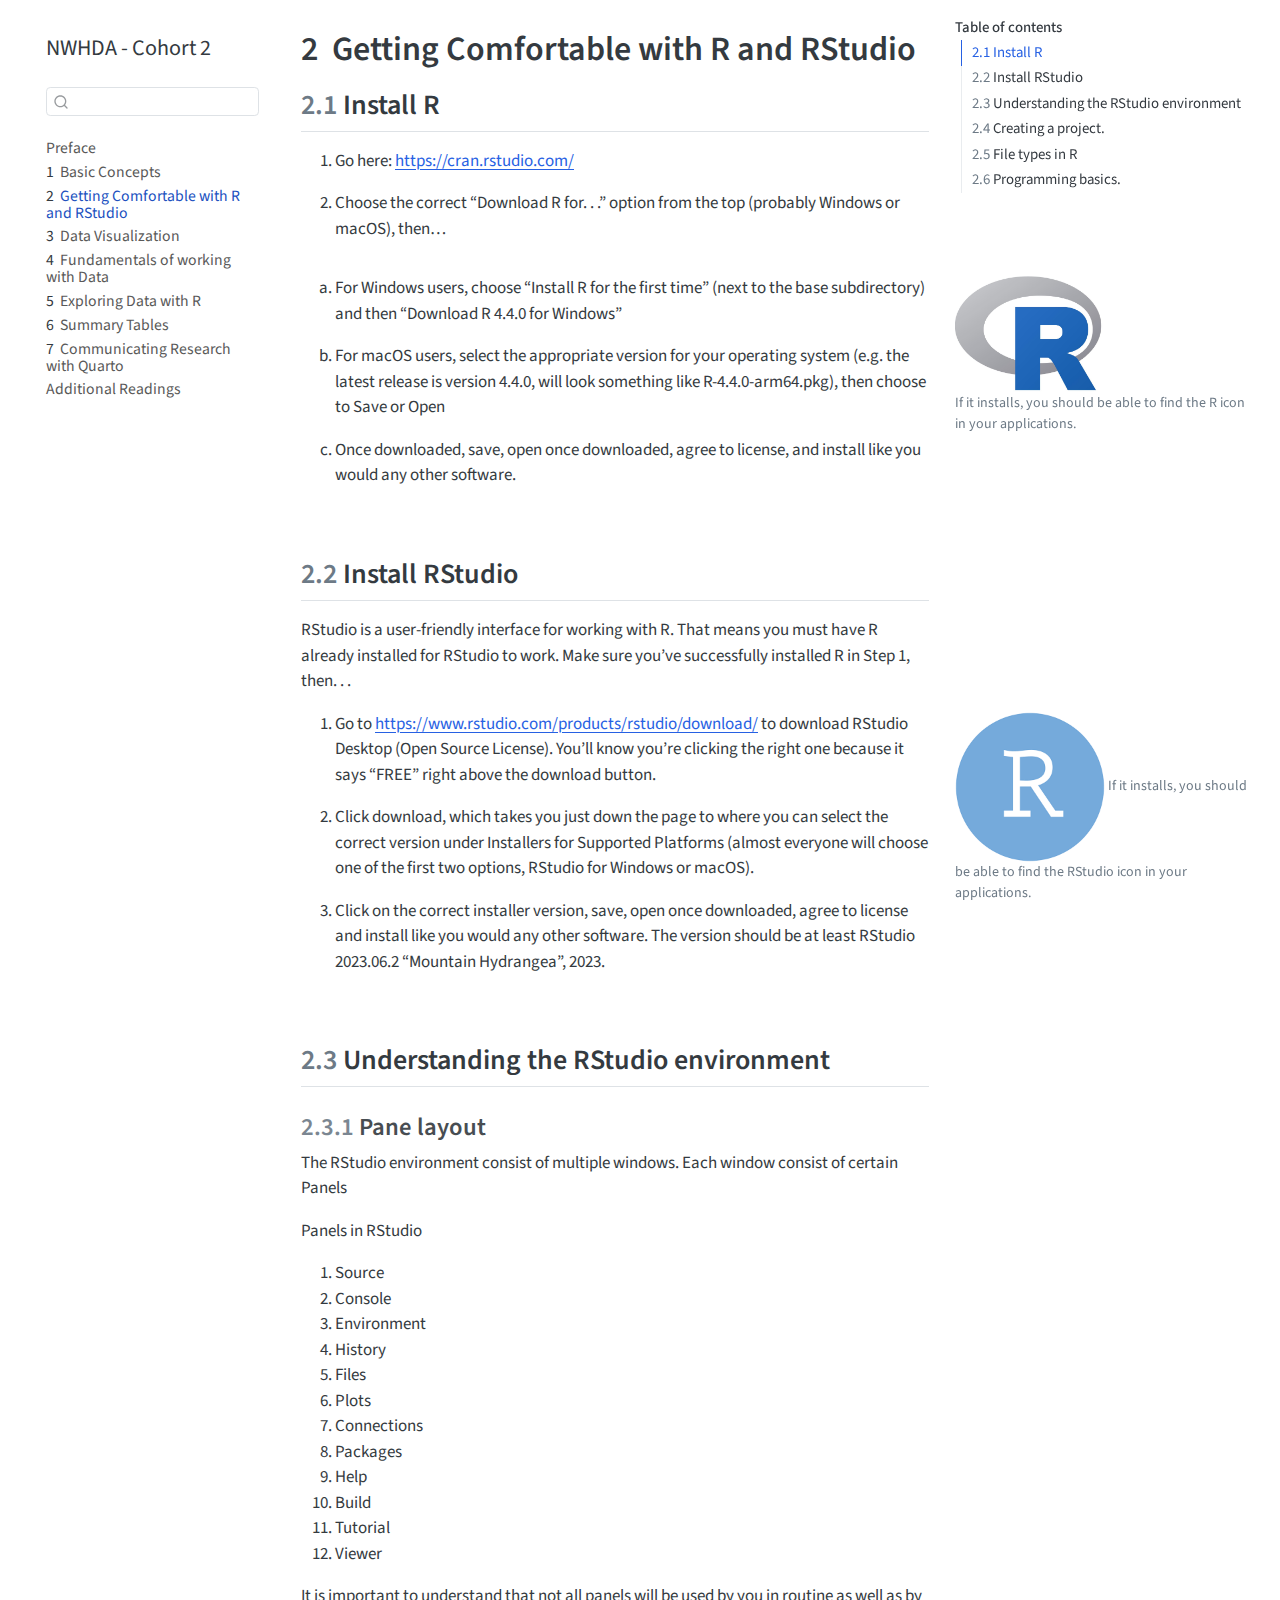
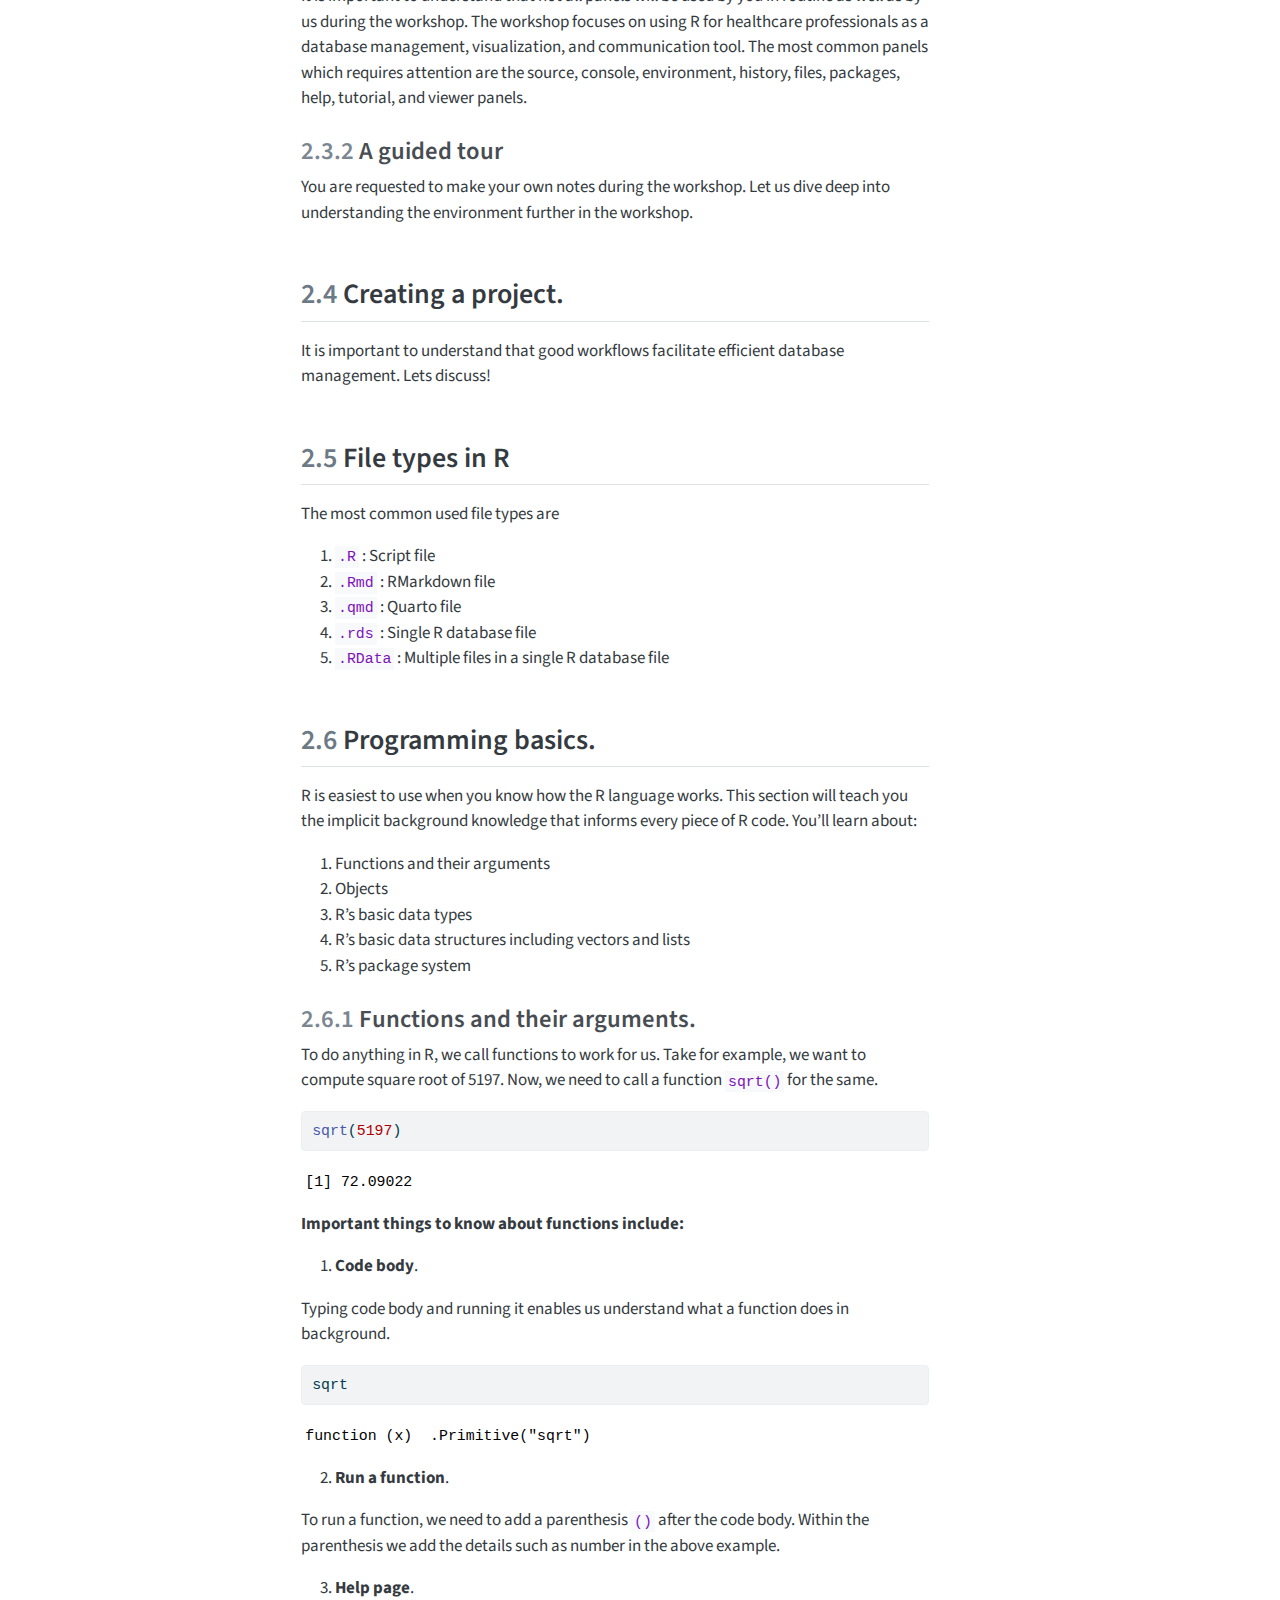
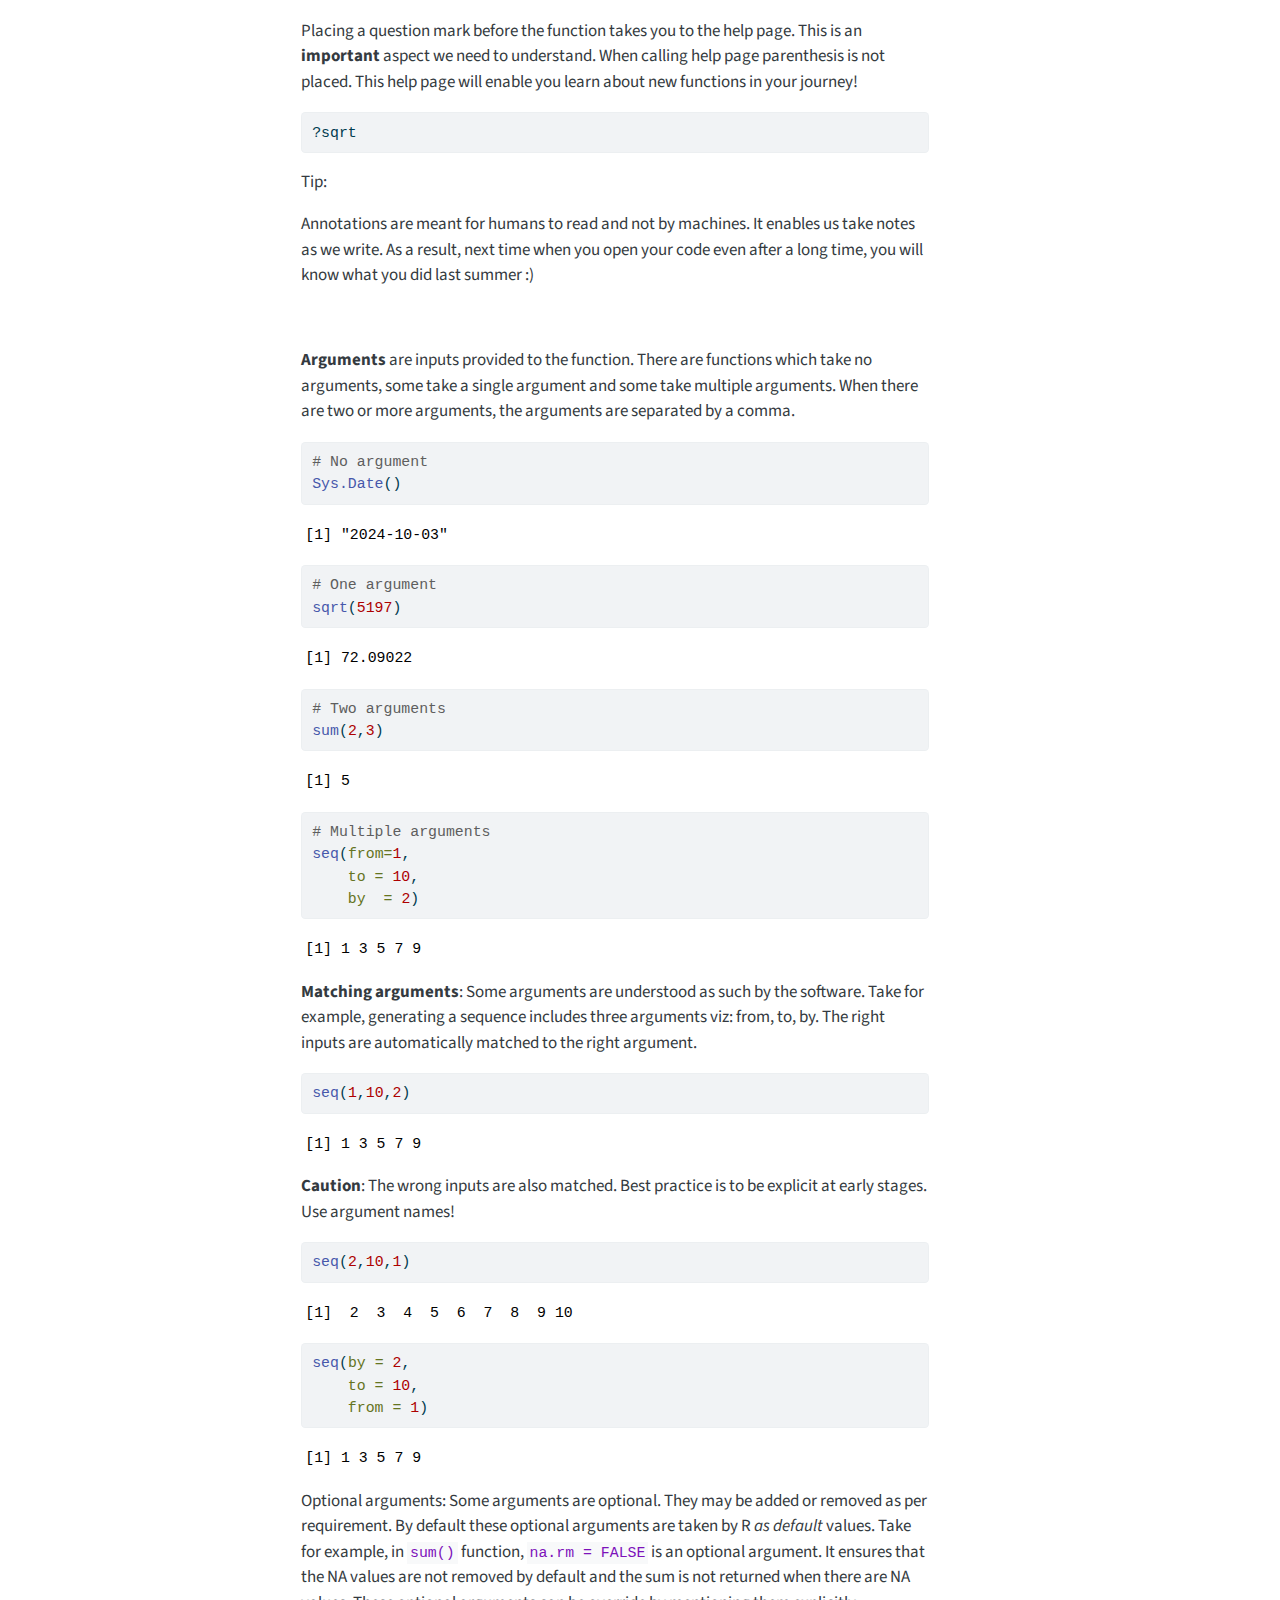
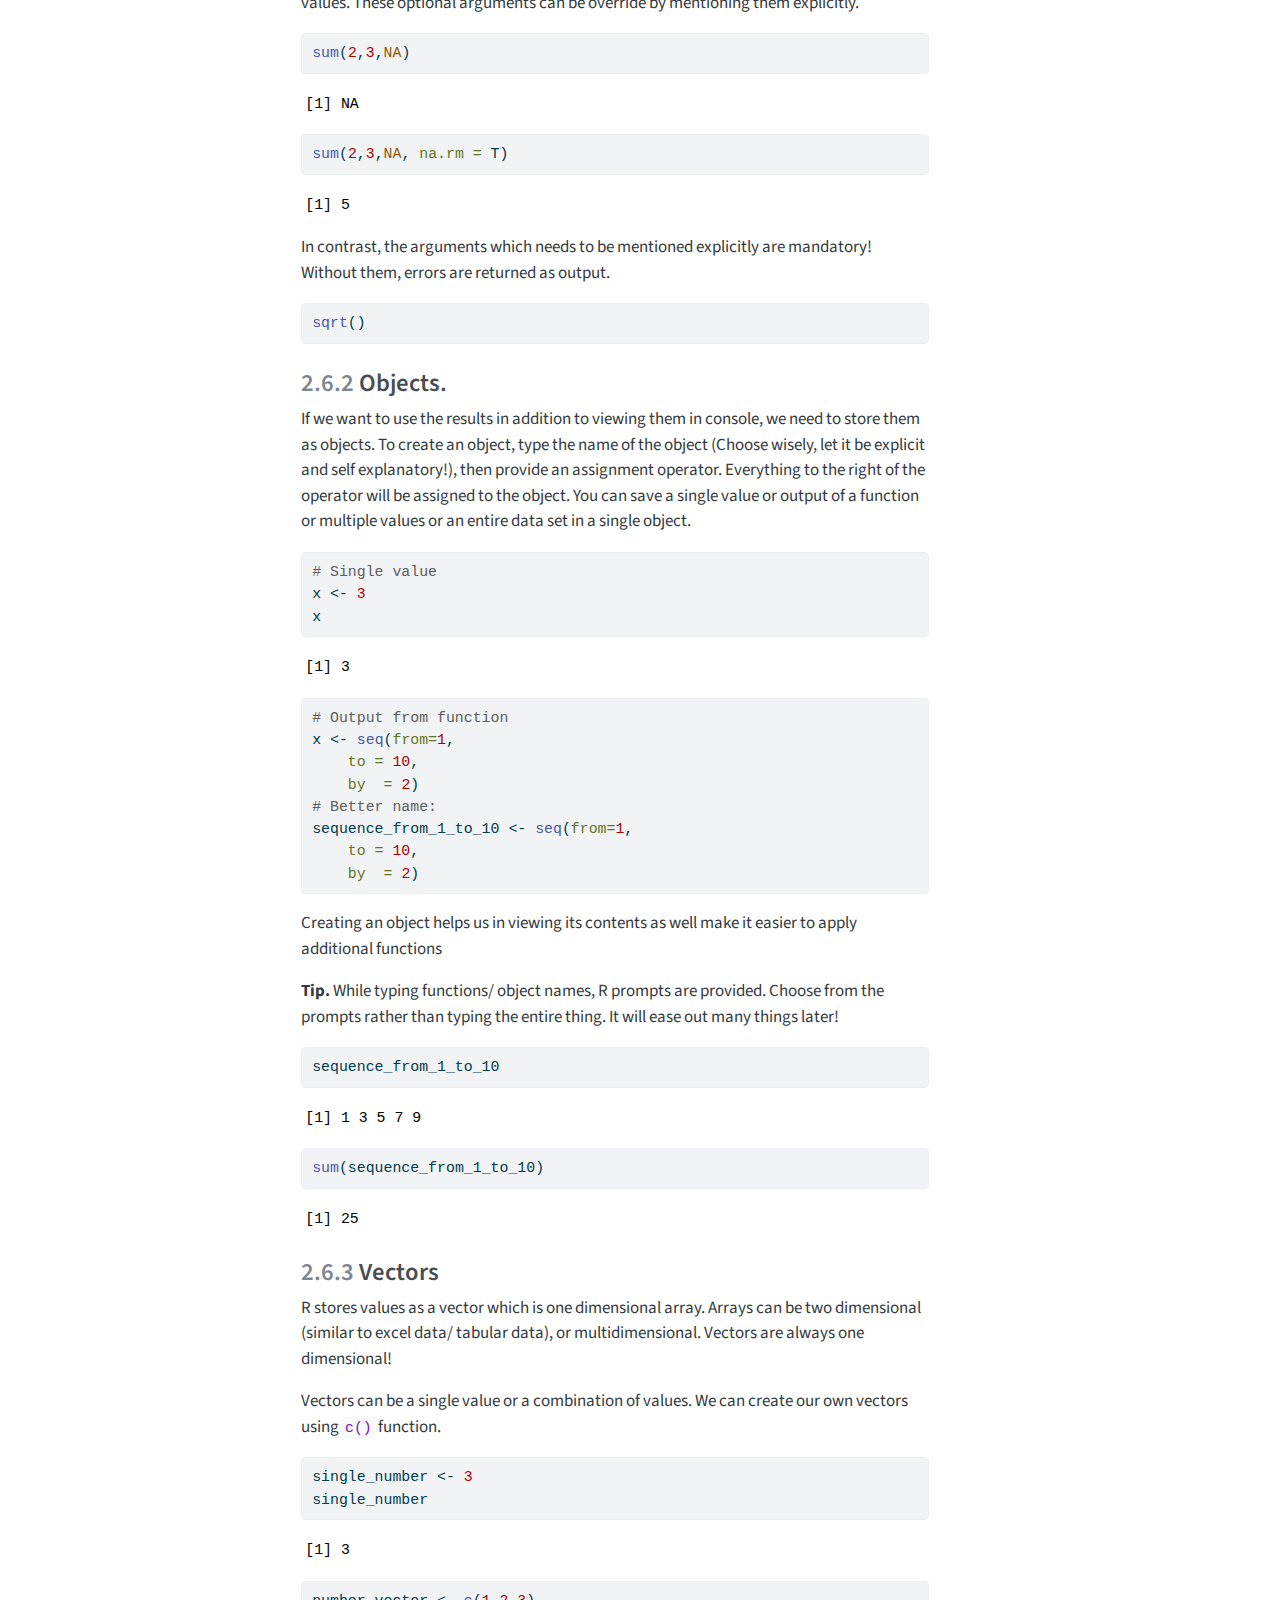
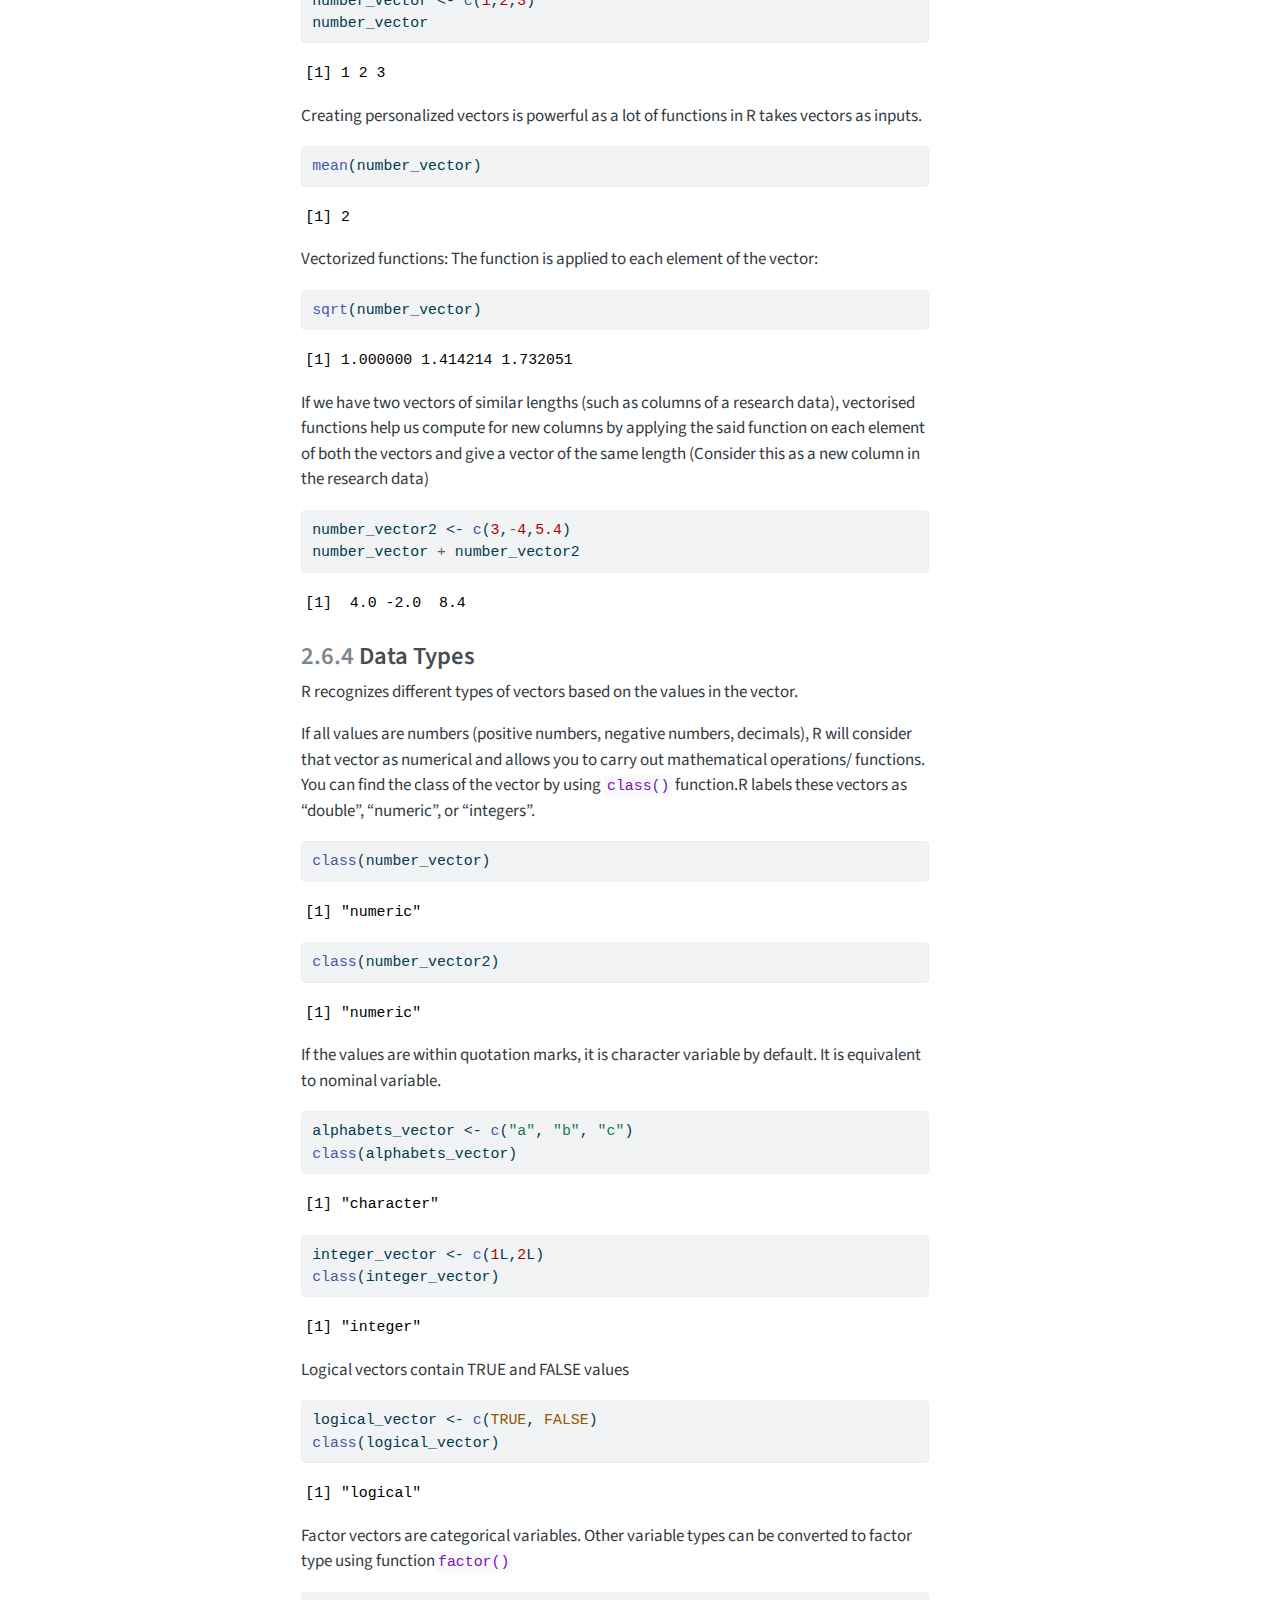
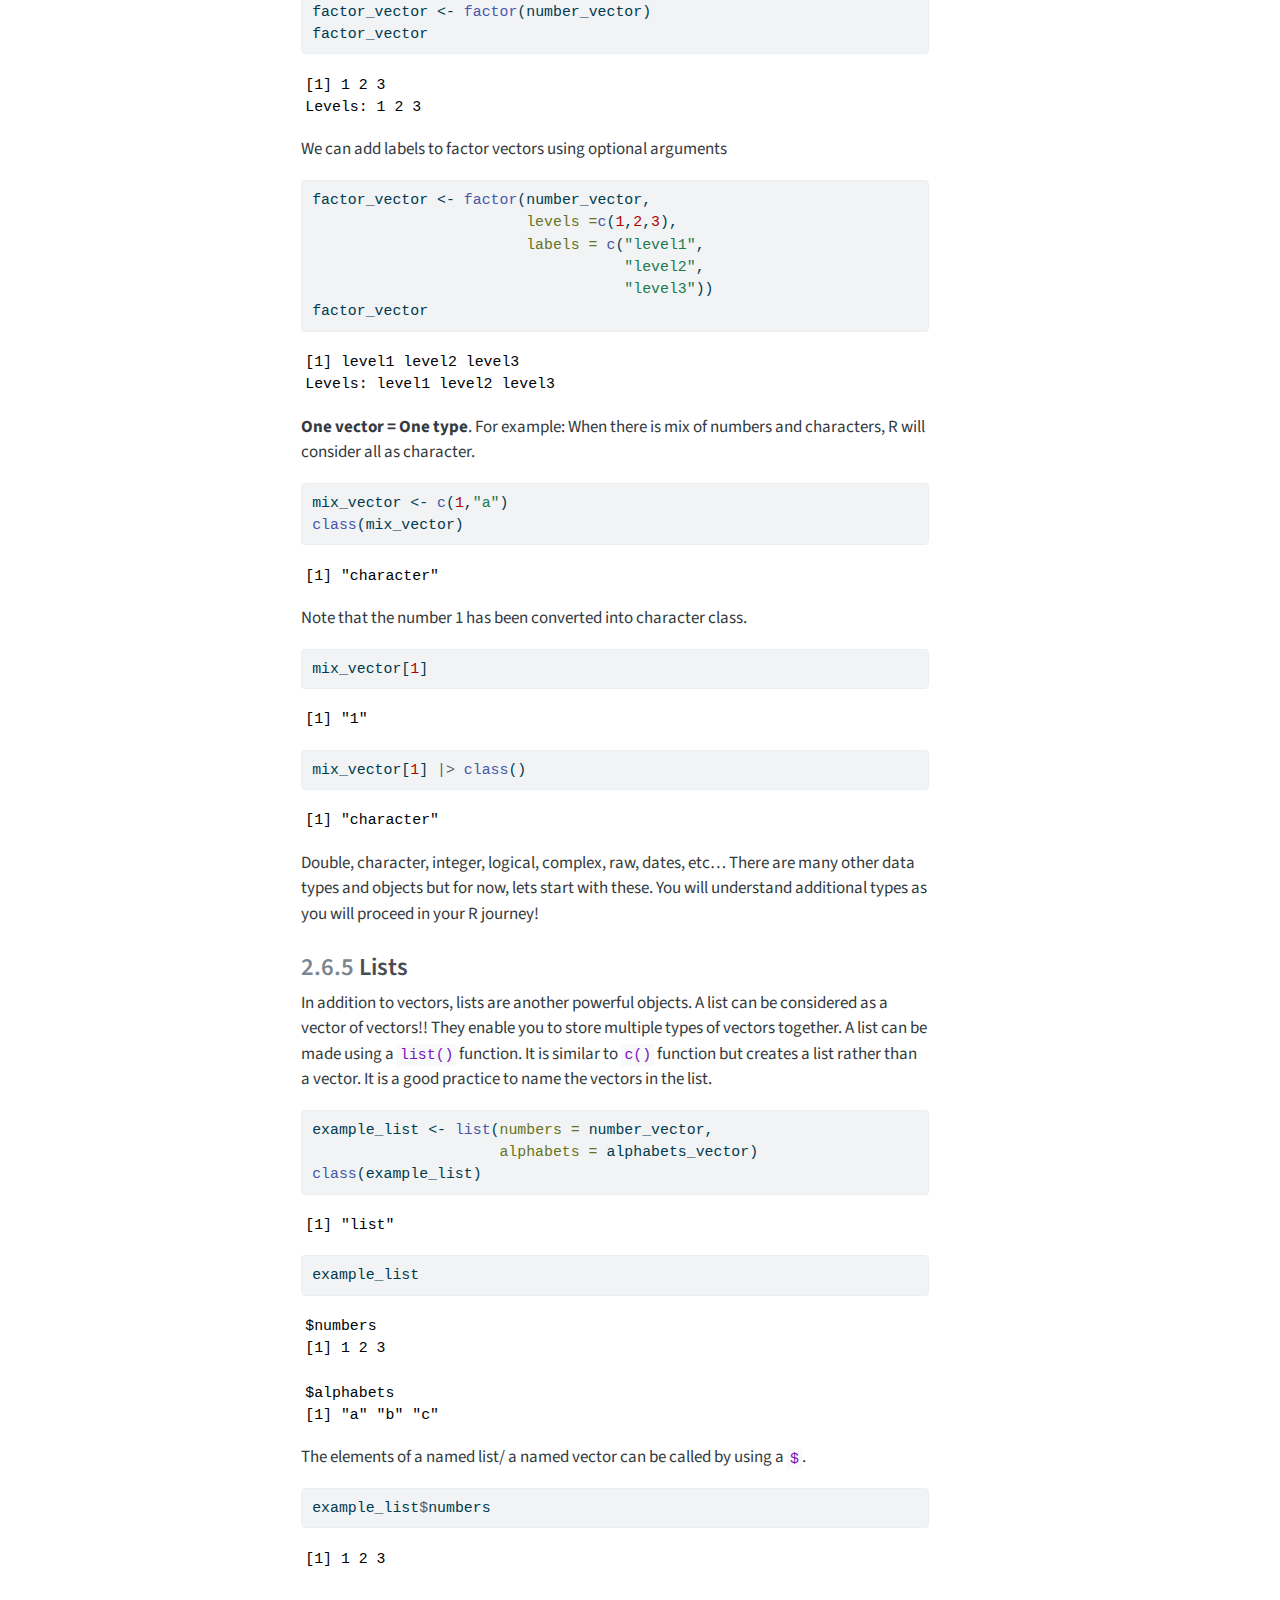
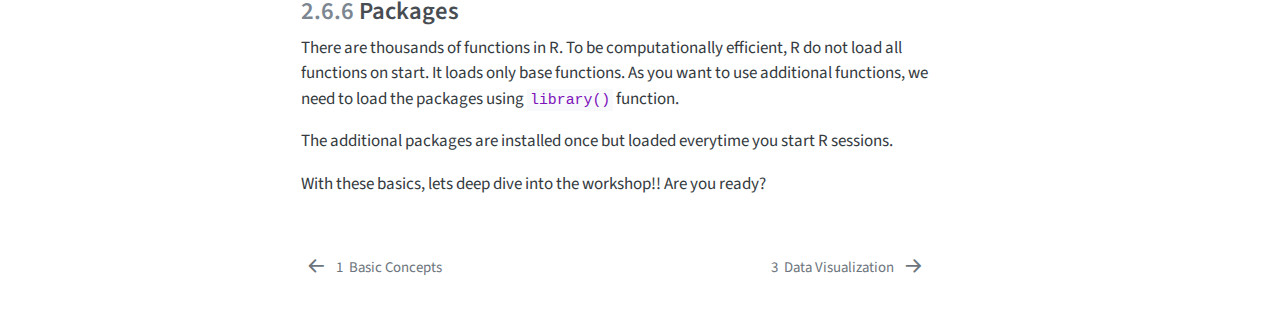
<file: docs/chapter_2_rstudio.html>
<!DOCTYPE html>
<html xmlns="http://www.w3.org/1999/xhtml" lang="en" xml:lang="en"><head>

<meta charset="utf-8">
<meta name="generator" content="quarto-1.4.529">

<meta name="viewport" content="width=device-width, initial-scale=1.0, user-scalable=yes">


<title>NWHDA - Cohort 2 - 2&nbsp; Getting Comfortable with R and RStudio</title>
<style>
code{white-space: pre-wrap;}
span.smallcaps{font-variant: small-caps;}
div.columns{display: flex; gap: min(4vw, 1.5em);}
div.column{flex: auto; overflow-x: auto;}
div.hanging-indent{margin-left: 1.5em; text-indent: -1.5em;}
ul.task-list{list-style: none;}
ul.task-list li input[type="checkbox"] {
  width: 0.8em;
  margin: 0 0.8em 0.2em -1em; /* quarto-specific, see https://github.com/quarto-dev/quarto-cli/issues/4556 */ 
  vertical-align: middle;
}
/* CSS for syntax highlighting */
pre > code.sourceCode { white-space: pre; position: relative; }
pre > code.sourceCode > span { line-height: 1.25; }
pre > code.sourceCode > span:empty { height: 1.2em; }
.sourceCode { overflow: visible; }
code.sourceCode > span { color: inherit; text-decoration: inherit; }
div.sourceCode { margin: 1em 0; }
pre.sourceCode { margin: 0; }
@media screen {
div.sourceCode { overflow: auto; }
}
@media print {
pre > code.sourceCode { white-space: pre-wrap; }
pre > code.sourceCode > span { text-indent: -5em; padding-left: 5em; }
}
pre.numberSource code
  { counter-reset: source-line 0; }
pre.numberSource code > span
  { position: relative; left: -4em; counter-increment: source-line; }
pre.numberSource code > span > a:first-child::before
  { content: counter(source-line);
    position: relative; left: -1em; text-align: right; vertical-align: baseline;
    border: none; display: inline-block;
    -webkit-touch-callout: none; -webkit-user-select: none;
    -khtml-user-select: none; -moz-user-select: none;
    -ms-user-select: none; user-select: none;
    padding: 0 4px; width: 4em;
  }
pre.numberSource { margin-left: 3em;  padding-left: 4px; }
div.sourceCode
  {   }
@media screen {
pre > code.sourceCode > span > a:first-child::before { text-decoration: underline; }
}
</style>


<script src="site_libs/quarto-nav/quarto-nav.js"></script>
<script src="site_libs/quarto-nav/headroom.min.js"></script>
<script src="site_libs/clipboard/clipboard.min.js"></script>
<script src="site_libs/quarto-search/autocomplete.umd.js"></script>
<script src="site_libs/quarto-search/fuse.min.js"></script>
<script src="site_libs/quarto-search/quarto-search.js"></script>
<meta name="quarto:offset" content="./">
<link href="./chapter_3_visualisation.html" rel="next">
<link href="./chapter_1_primer.html" rel="prev">
<script src="site_libs/quarto-html/quarto.js"></script>
<script src="site_libs/quarto-html/popper.min.js"></script>
<script src="site_libs/quarto-html/tippy.umd.min.js"></script>
<script src="site_libs/quarto-html/anchor.min.js"></script>
<link href="site_libs/quarto-html/tippy.css" rel="stylesheet">
<link href="site_libs/quarto-html/quarto-syntax-highlighting.css" rel="stylesheet" id="quarto-text-highlighting-styles">
<script src="site_libs/bootstrap/bootstrap.min.js"></script>
<link href="site_libs/bootstrap/bootstrap-icons.css" rel="stylesheet">
<link href="site_libs/bootstrap/bootstrap.min.css" rel="stylesheet" id="quarto-bootstrap" data-mode="light">
<script id="quarto-search-options" type="application/json">{
  "location": "sidebar",
  "copy-button": false,
  "collapse-after": 3,
  "panel-placement": "start",
  "type": "textbox",
  "limit": 50,
  "keyboard-shortcut": [
    "f",
    "/",
    "s"
  ],
  "show-item-context": false,
  "language": {
    "search-no-results-text": "No results",
    "search-matching-documents-text": "matching documents",
    "search-copy-link-title": "Copy link to search",
    "search-hide-matches-text": "Hide additional matches",
    "search-more-match-text": "more match in this document",
    "search-more-matches-text": "more matches in this document",
    "search-clear-button-title": "Clear",
    "search-text-placeholder": "",
    "search-detached-cancel-button-title": "Cancel",
    "search-submit-button-title": "Submit",
    "search-label": "Search"
  }
}</script>


</head>

<body class="nav-sidebar floating slimcontent">

<div id="quarto-search-results"></div>
  <header id="quarto-header" class="headroom fixed-top">
  <nav class="quarto-secondary-nav">
    <div class="container-fluid d-flex">
      <button type="button" class="quarto-btn-toggle btn" data-bs-toggle="collapse" data-bs-target=".quarto-sidebar-collapse-item" aria-controls="quarto-sidebar" aria-expanded="false" aria-label="Toggle sidebar navigation" onclick="if (window.quartoToggleHeadroom) { window.quartoToggleHeadroom(); }">
        <i class="bi bi-layout-text-sidebar-reverse"></i>
      </button>
        <nav class="quarto-page-breadcrumbs" aria-label="breadcrumb"><ol class="breadcrumb"><li class="breadcrumb-item"><a href="./chapter_2_rstudio.html"><span class="chapter-number">2</span>&nbsp; <span class="chapter-title">Getting Comfortable with R and RStudio</span></a></li></ol></nav>
        <a class="flex-grow-1" role="button" data-bs-toggle="collapse" data-bs-target=".quarto-sidebar-collapse-item" aria-controls="quarto-sidebar" aria-expanded="false" aria-label="Toggle sidebar navigation" onclick="if (window.quartoToggleHeadroom) { window.quartoToggleHeadroom(); }">      
        </a>
      <button type="button" class="btn quarto-search-button" aria-label="" onclick="window.quartoOpenSearch();">
        <i class="bi bi-search"></i>
      </button>
    </div>
  </nav>
</header>
<!-- content -->
<div id="quarto-content" class="quarto-container page-columns page-rows-contents page-layout-article">
<!-- sidebar -->
  <nav id="quarto-sidebar" class="sidebar collapse collapse-horizontal quarto-sidebar-collapse-item sidebar-navigation floating overflow-auto">
    <div class="pt-lg-2 mt-2 text-left sidebar-header">
    <div class="sidebar-title mb-0 py-0">
      <a href="./">NWHDA - Cohort 2</a> 
    </div>
      </div>
        <div class="mt-2 flex-shrink-0 align-items-center">
        <div class="sidebar-search">
        <div id="quarto-search" class="" title="Search"></div>
        </div>
        </div>
    <div class="sidebar-menu-container"> 
    <ul class="list-unstyled mt-1">
        <li class="sidebar-item">
  <div class="sidebar-item-container"> 
  <a href="./index.html" id="quarto-sidebar-item-1" class="sidebar-item-text sidebar-link">
 <span class="menu-text">Preface</span></a>
  </div>
</li>
        <li class="sidebar-item">
  <div class="sidebar-item-container"> 
  <a href="./chapter_1_primer.html" id="quarto-sidebar-item-2" class="sidebar-item-text sidebar-link">
 <span class="menu-text"><span class="chapter-number">1</span>&nbsp; <span class="chapter-title">Basic Concepts</span></span></a>
  </div>
</li>
        <li class="sidebar-item">
  <div class="sidebar-item-container"> 
  <a href="./chapter_2_rstudio.html" id="quarto-sidebar-item-3" class="sidebar-item-text sidebar-link active">
 <span class="menu-text"><span class="chapter-number">2</span>&nbsp; <span class="chapter-title">Getting Comfortable with R and RStudio</span></span></a>
  </div>
</li>
        <li class="sidebar-item">
  <div class="sidebar-item-container"> 
  <a href="./chapter_3_visualisation.html" id="quarto-sidebar-item-4" class="sidebar-item-text sidebar-link">
 <span class="menu-text"><span class="chapter-number">3</span>&nbsp; <span class="chapter-title">Data Visualization</span></span></a>
  </div>
</li>
        <li class="sidebar-item">
  <div class="sidebar-item-container"> 
  <a href="./chapter_4_working_with_data.html" id="quarto-sidebar-item-5" class="sidebar-item-text sidebar-link">
 <span class="menu-text"><span class="chapter-number">4</span>&nbsp; <span class="chapter-title">Fundamentals of working with Data</span></span></a>
  </div>
</li>
        <li class="sidebar-item">
  <div class="sidebar-item-container"> 
  <a href="./chapter_5_exploring_data.html" id="quarto-sidebar-item-6" class="sidebar-item-text sidebar-link">
 <span class="menu-text"><span class="chapter-number">5</span>&nbsp; <span class="chapter-title">Exploring Data with R</span></span></a>
  </div>
</li>
        <li class="sidebar-item">
  <div class="sidebar-item-container"> 
  <a href="./chapter_7_summary_tables_v2.html" id="quarto-sidebar-item-7" class="sidebar-item-text sidebar-link">
 <span class="menu-text"><span class="chapter-number">6</span>&nbsp; <span class="chapter-title">Summary Tables</span></span></a>
  </div>
</li>
        <li class="sidebar-item">
  <div class="sidebar-item-container"> 
  <a href="./chapter_8_quarto.html" id="quarto-sidebar-item-8" class="sidebar-item-text sidebar-link">
 <span class="menu-text"><span class="chapter-number">7</span>&nbsp; <span class="chapter-title">Communicating Research with Quarto</span></span></a>
  </div>
</li>
        <li class="sidebar-item">
  <div class="sidebar-item-container"> 
  <a href="./additional_materials.html" id="quarto-sidebar-item-9" class="sidebar-item-text sidebar-link">
 <span class="menu-text">Additional Readings</span></a>
  </div>
</li>
    </ul>
    </div>
</nav>
<div id="quarto-sidebar-glass" class="quarto-sidebar-collapse-item" data-bs-toggle="collapse" data-bs-target=".quarto-sidebar-collapse-item"></div>
<!-- margin-sidebar -->
    <div id="quarto-margin-sidebar" class="sidebar margin-sidebar">
        <nav id="TOC" role="doc-toc" class="toc-active">
    <h2 id="toc-title">Table of contents</h2>
   
  <ul>
  <li><a href="#install-r" id="toc-install-r" class="nav-link active" data-scroll-target="#install-r"><span class="header-section-number">2.1</span> Install R</a></li>
  <li><a href="#install-rstudio" id="toc-install-rstudio" class="nav-link" data-scroll-target="#install-rstudio"><span class="header-section-number">2.2</span> Install RStudio</a></li>
  <li><a href="#understanding-the-rstudio-environment" id="toc-understanding-the-rstudio-environment" class="nav-link" data-scroll-target="#understanding-the-rstudio-environment"><span class="header-section-number">2.3</span> Understanding the RStudio environment</a>
  <ul class="collapse">
  <li><a href="#pane-layout" id="toc-pane-layout" class="nav-link" data-scroll-target="#pane-layout"><span class="header-section-number">2.3.1</span> Pane layout</a></li>
  <li><a href="#a-guided-tour" id="toc-a-guided-tour" class="nav-link" data-scroll-target="#a-guided-tour"><span class="header-section-number">2.3.2</span> A guided tour</a></li>
  </ul></li>
  <li><a href="#creating-a-project." id="toc-creating-a-project." class="nav-link" data-scroll-target="#creating-a-project."><span class="header-section-number">2.4</span> Creating a project.</a></li>
  <li><a href="#file-types-in-r" id="toc-file-types-in-r" class="nav-link" data-scroll-target="#file-types-in-r"><span class="header-section-number">2.5</span> File types in R</a></li>
  <li><a href="#programming-basics." id="toc-programming-basics." class="nav-link" data-scroll-target="#programming-basics."><span class="header-section-number">2.6</span> Programming basics.</a>
  <ul class="collapse">
  <li><a href="#functions-and-their-arguments." id="toc-functions-and-their-arguments." class="nav-link" data-scroll-target="#functions-and-their-arguments."><span class="header-section-number">2.6.1</span> Functions and their arguments.</a></li>
  <li><a href="#objects." id="toc-objects." class="nav-link" data-scroll-target="#objects."><span class="header-section-number">2.6.2</span> Objects.</a></li>
  <li><a href="#vectors" id="toc-vectors" class="nav-link" data-scroll-target="#vectors"><span class="header-section-number">2.6.3</span> Vectors</a></li>
  <li><a href="#data-types" id="toc-data-types" class="nav-link" data-scroll-target="#data-types"><span class="header-section-number">2.6.4</span> Data Types</a></li>
  <li><a href="#lists" id="toc-lists" class="nav-link" data-scroll-target="#lists"><span class="header-section-number">2.6.5</span> Lists</a></li>
  <li><a href="#packages" id="toc-packages" class="nav-link" data-scroll-target="#packages"><span class="header-section-number">2.6.6</span> Packages</a></li>
  </ul></li>
  </ul>
</nav>
    </div>
<!-- main -->
<main class="content page-columns page-full" id="quarto-document-content">

<header id="title-block-header" class="quarto-title-block default">
<div class="quarto-title">
<h1 class="title"><span class="chapter-number">2</span>&nbsp; <span class="chapter-title">Getting Comfortable with R and RStudio</span></h1>
</div>



<div class="quarto-title-meta">

    
  
    
  </div>
  


</header>


<section id="install-r" class="level2 page-columns page-full" data-number="2.1">
<h2 data-number="2.1" class="anchored" data-anchor-id="install-r"><span class="header-section-number">2.1</span> Install R</h2>
<ol type="1">
<li><p>Go here: <a href="https://cran.rstudio.com/" class="uri">https://cran.rstudio.com/</a></p></li>
<li><p>Choose the correct “Download R for. . .” option from the top (probably Windows or macOS), then…</p></li>
</ol>
<!-- -->
<ol type="a">
<li><p>For Windows users, choose “Install R for the first time” (next to the base subdirectory) and then “Download R 4.4.0 for Windows”</p></li>
<li><p>For macOS users, select the appropriate version for your operating system (e.g.&nbsp;the latest release is version 4.4.0, will look something like R-4.4.0-arm64.pkg), then choose to Save or Open</p></li>
<li><p>Once downloaded, save, open once downloaded, agree to license, and install like you would any other software.</p></li>
</ol>

<div class="no-row-height column-margin column-container"><div class="">
<p><img src="images/Rlogo.JPG" class="img-fluid" width="150"></p>
<p>If it installs, you should be able to find the R icon in your applications.</p>
</div></div></section>
<section id="install-rstudio" class="level2 page-columns page-full" data-number="2.2">
<h2 data-number="2.2" class="anchored" data-anchor-id="install-rstudio"><span class="header-section-number">2.2</span> Install RStudio</h2>
<p>RStudio is a user-friendly interface for working with R. That means you must have R already installed for RStudio to work. Make sure you’ve successfully installed R in Step 1, then. . .</p>
<ol type="1">
<li><p>Go to <a href="https://www.rstudio.com/products/rstudio/download/" class="uri">https://www.rstudio.com/products/rstudio/download/</a> to download RStudio Desktop (Open Source License). You’ll know you’re clicking the right one because it says “FREE” right above the download button.</p></li>
<li><p>Click download, which takes you just down the page to where you can select the correct version under Installers for Supported Platforms (almost everyone will choose one of the first two options, RStudio for Windows or macOS).</p></li>
<li><p>Click on the correct installer version, save, open once downloaded, agree to license and install like you would any other software. The version should be at least RStudio 2023.06.2 “Mountain Hydrangea”, 2023.</p></li>
</ol>

<div class="no-row-height column-margin column-container"><div class="">
<p><img src="images/RStudiologo.png" class="img-fluid" width="150"> If it installs, you should be able to find the RStudio icon in your applications.</p>
</div></div></section>
<section id="understanding-the-rstudio-environment" class="level2" data-number="2.3">
<h2 data-number="2.3" class="anchored" data-anchor-id="understanding-the-rstudio-environment"><span class="header-section-number">2.3</span> Understanding the RStudio environment</h2>
<section id="pane-layout" class="level3" data-number="2.3.1">
<h3 data-number="2.3.1" class="anchored" data-anchor-id="pane-layout"><span class="header-section-number">2.3.1</span> Pane layout</h3>
<p>The RStudio environment consist of multiple windows. Each window consist of certain Panels</p>
<p>Panels in RStudio</p>
<ol type="1">
<li>Source</li>
<li>Console</li>
<li>Environment</li>
<li>History</li>
<li>Files</li>
<li>Plots</li>
<li>Connections</li>
<li>Packages</li>
<li>Help</li>
<li>Build</li>
<li>Tutorial</li>
<li>Viewer</li>
</ol>
<p>It is important to understand that not all panels will be used by you in routine as well as by us during the workshop. The workshop focuses on using R for healthcare professionals as a database management, visualization, and communication tool. The most common panels which requires attention are the source, console, environment, history, files, packages, help, tutorial, and viewer panels.</p>
</section>
<section id="a-guided-tour" class="level3" data-number="2.3.2">
<h3 data-number="2.3.2" class="anchored" data-anchor-id="a-guided-tour"><span class="header-section-number">2.3.2</span> A guided tour</h3>
<p>You are requested to make your own notes during the workshop. Let us dive deep into understanding the environment further in the workshop.</p>
</section>
</section>
<section id="creating-a-project." class="level2" data-number="2.4">
<h2 data-number="2.4" class="anchored" data-anchor-id="creating-a-project."><span class="header-section-number">2.4</span> Creating a project.</h2>
<p>It is important to understand that good workflows facilitate efficient database management. Lets discuss!</p>
</section>
<section id="file-types-in-r" class="level2" data-number="2.5">
<h2 data-number="2.5" class="anchored" data-anchor-id="file-types-in-r"><span class="header-section-number">2.5</span> File types in R</h2>
<p>The most common used file types are</p>
<ol type="1">
<li><code>.R</code> : Script file</li>
<li><code>.Rmd</code> : RMarkdown file</li>
<li><code>.qmd</code> : Quarto file</li>
<li><code>.rds</code> : Single R database file</li>
<li><code>.RData</code> : Multiple files in a single R database file</li>
</ol>
</section>
<section id="programming-basics." class="level2" data-number="2.6">
<h2 data-number="2.6" class="anchored" data-anchor-id="programming-basics."><span class="header-section-number">2.6</span> Programming basics.</h2>
<p>R is easiest to use when you know how the R language works. This section will teach you the implicit background knowledge that informs every piece of R code. You’ll learn about:</p>
<ol type="1">
<li>Functions and their arguments</li>
<li>Objects</li>
<li>R’s basic data types</li>
<li>R’s basic data structures including vectors and lists</li>
<li>R’s package system</li>
</ol>
<section id="functions-and-their-arguments." class="level3" data-number="2.6.1">
<h3 data-number="2.6.1" class="anchored" data-anchor-id="functions-and-their-arguments."><span class="header-section-number">2.6.1</span> Functions and their arguments.</h3>
<p>To do anything in R, we call functions to work for us. Take for example, we want to compute square root of 5197. Now, we need to call a function <code>sqrt()</code> for the same.</p>
<div class="cell">
<div class="sourceCode cell-code" id="cb1"><pre class="sourceCode r code-with-copy"><code class="sourceCode r"><span id="cb1-1"><a href="#cb1-1" aria-hidden="true" tabindex="-1"></a><span class="fu">sqrt</span>(<span class="dv">5197</span>)</span></code><button title="Copy to Clipboard" class="code-copy-button"><i class="bi"></i></button></pre></div>
<div class="cell-output cell-output-stdout">
<pre><code>[1] 72.09022</code></pre>
</div>
</div>
<p><strong>Important things to know about functions include:</strong></p>
<ol type="1">
<li><strong>Code body</strong>.</li>
</ol>
<p>Typing code body and running it enables us understand what a function does in background.</p>
<div class="cell">
<div class="sourceCode cell-code" id="cb3"><pre class="sourceCode r code-with-copy"><code class="sourceCode r"><span id="cb3-1"><a href="#cb3-1" aria-hidden="true" tabindex="-1"></a>sqrt</span></code><button title="Copy to Clipboard" class="code-copy-button"><i class="bi"></i></button></pre></div>
<div class="cell-output cell-output-stdout">
<pre><code>function (x)  .Primitive("sqrt")</code></pre>
</div>
</div>
<ol start="2" type="1">
<li><strong>Run a function</strong>.</li>
</ol>
<p>To run a function, we need to add a parenthesis <code>()</code> after the code body. Within the parenthesis we add the details such as number in the above example.</p>
<ol start="3" type="1">
<li><strong>Help page</strong>.</li>
</ol>
<p>Placing a question mark before the function takes you to the help page. This is an <strong>important</strong> aspect we need to understand. When calling help page parenthesis is not placed. This help page will enable you learn about new functions in your journey!</p>
<div class="cell">
<div class="sourceCode cell-code" id="cb5"><pre class="sourceCode r code-with-copy"><code class="sourceCode r"><span id="cb5-1"><a href="#cb5-1" aria-hidden="true" tabindex="-1"></a>?sqrt </span></code><button title="Copy to Clipboard" class="code-copy-button"><i class="bi"></i></button></pre></div>
</div>
<p>Tip:</p>
<p>Annotations are meant for humans to read and not by machines. It enables us take notes as we write. As a result, next time when you open your code even after a long time, you will know what you did last summer :)</p>
<p><br></p>
<p><strong>Arguments</strong> are inputs provided to the function. There are functions which take no arguments, some take a single argument and some take multiple arguments. When there are two or more arguments, the arguments are separated by a comma.</p>
<div class="cell">
<div class="sourceCode cell-code" id="cb6"><pre class="sourceCode r code-with-copy"><code class="sourceCode r"><span id="cb6-1"><a href="#cb6-1" aria-hidden="true" tabindex="-1"></a><span class="co"># No argument</span></span>
<span id="cb6-2"><a href="#cb6-2" aria-hidden="true" tabindex="-1"></a><span class="fu">Sys.Date</span>()</span></code><button title="Copy to Clipboard" class="code-copy-button"><i class="bi"></i></button></pre></div>
<div class="cell-output cell-output-stdout">
<pre><code>[1] "2024-10-03"</code></pre>
</div>
<div class="sourceCode cell-code" id="cb8"><pre class="sourceCode r code-with-copy"><code class="sourceCode r"><span id="cb8-1"><a href="#cb8-1" aria-hidden="true" tabindex="-1"></a><span class="co"># One argument</span></span>
<span id="cb8-2"><a href="#cb8-2" aria-hidden="true" tabindex="-1"></a><span class="fu">sqrt</span>(<span class="dv">5197</span>)</span></code><button title="Copy to Clipboard" class="code-copy-button"><i class="bi"></i></button></pre></div>
<div class="cell-output cell-output-stdout">
<pre><code>[1] 72.09022</code></pre>
</div>
<div class="sourceCode cell-code" id="cb10"><pre class="sourceCode r code-with-copy"><code class="sourceCode r"><span id="cb10-1"><a href="#cb10-1" aria-hidden="true" tabindex="-1"></a><span class="co"># Two arguments</span></span>
<span id="cb10-2"><a href="#cb10-2" aria-hidden="true" tabindex="-1"></a><span class="fu">sum</span>(<span class="dv">2</span>,<span class="dv">3</span>)</span></code><button title="Copy to Clipboard" class="code-copy-button"><i class="bi"></i></button></pre></div>
<div class="cell-output cell-output-stdout">
<pre><code>[1] 5</code></pre>
</div>
<div class="sourceCode cell-code" id="cb12"><pre class="sourceCode r code-with-copy"><code class="sourceCode r"><span id="cb12-1"><a href="#cb12-1" aria-hidden="true" tabindex="-1"></a><span class="co"># Multiple arguments</span></span>
<span id="cb12-2"><a href="#cb12-2" aria-hidden="true" tabindex="-1"></a><span class="fu">seq</span>(<span class="at">from=</span><span class="dv">1</span>,</span>
<span id="cb12-3"><a href="#cb12-3" aria-hidden="true" tabindex="-1"></a>    <span class="at">to =</span> <span class="dv">10</span>, </span>
<span id="cb12-4"><a href="#cb12-4" aria-hidden="true" tabindex="-1"></a>    <span class="at">by  =</span> <span class="dv">2</span>)</span></code><button title="Copy to Clipboard" class="code-copy-button"><i class="bi"></i></button></pre></div>
<div class="cell-output cell-output-stdout">
<pre><code>[1] 1 3 5 7 9</code></pre>
</div>
</div>
<p><strong>Matching arguments</strong>: Some arguments are understood as such by the software. Take for example, generating a sequence includes three arguments viz: from, to, by. The right inputs are automatically matched to the right argument.</p>
<div class="cell">
<div class="sourceCode cell-code" id="cb14"><pre class="sourceCode r code-with-copy"><code class="sourceCode r"><span id="cb14-1"><a href="#cb14-1" aria-hidden="true" tabindex="-1"></a><span class="fu">seq</span>(<span class="dv">1</span>,<span class="dv">10</span>,<span class="dv">2</span>)</span></code><button title="Copy to Clipboard" class="code-copy-button"><i class="bi"></i></button></pre></div>
<div class="cell-output cell-output-stdout">
<pre><code>[1] 1 3 5 7 9</code></pre>
</div>
</div>
<p><strong>Caution</strong>: The wrong inputs are also matched. Best practice is to be explicit at early stages. Use argument names!</p>
<div class="cell">
<div class="sourceCode cell-code" id="cb16"><pre class="sourceCode r code-with-copy"><code class="sourceCode r"><span id="cb16-1"><a href="#cb16-1" aria-hidden="true" tabindex="-1"></a><span class="fu">seq</span>(<span class="dv">2</span>,<span class="dv">10</span>,<span class="dv">1</span>)</span></code><button title="Copy to Clipboard" class="code-copy-button"><i class="bi"></i></button></pre></div>
<div class="cell-output cell-output-stdout">
<pre><code>[1]  2  3  4  5  6  7  8  9 10</code></pre>
</div>
<div class="sourceCode cell-code" id="cb18"><pre class="sourceCode r code-with-copy"><code class="sourceCode r"><span id="cb18-1"><a href="#cb18-1" aria-hidden="true" tabindex="-1"></a><span class="fu">seq</span>(<span class="at">by =</span> <span class="dv">2</span>,</span>
<span id="cb18-2"><a href="#cb18-2" aria-hidden="true" tabindex="-1"></a>    <span class="at">to =</span> <span class="dv">10</span>,</span>
<span id="cb18-3"><a href="#cb18-3" aria-hidden="true" tabindex="-1"></a>    <span class="at">from =</span> <span class="dv">1</span>)</span></code><button title="Copy to Clipboard" class="code-copy-button"><i class="bi"></i></button></pre></div>
<div class="cell-output cell-output-stdout">
<pre><code>[1] 1 3 5 7 9</code></pre>
</div>
</div>
<p>Optional arguments: Some arguments are optional. They may be added or removed as per requirement. By default these optional arguments are taken by R <em>as default</em> values. Take for example, in <code>sum()</code> function, <code>na.rm = FALSE</code> is an optional argument. It ensures that the NA values are not removed by default and the sum is not returned when there are NA values. These optional arguments can be override by mentioning them explicitly.</p>
<div class="cell">
<div class="sourceCode cell-code" id="cb20"><pre class="sourceCode r code-with-copy"><code class="sourceCode r"><span id="cb20-1"><a href="#cb20-1" aria-hidden="true" tabindex="-1"></a><span class="fu">sum</span>(<span class="dv">2</span>,<span class="dv">3</span>,<span class="cn">NA</span>)</span></code><button title="Copy to Clipboard" class="code-copy-button"><i class="bi"></i></button></pre></div>
<div class="cell-output cell-output-stdout">
<pre><code>[1] NA</code></pre>
</div>
<div class="sourceCode cell-code" id="cb22"><pre class="sourceCode r code-with-copy"><code class="sourceCode r"><span id="cb22-1"><a href="#cb22-1" aria-hidden="true" tabindex="-1"></a><span class="fu">sum</span>(<span class="dv">2</span>,<span class="dv">3</span>,<span class="cn">NA</span>, <span class="at">na.rm =</span> T)</span></code><button title="Copy to Clipboard" class="code-copy-button"><i class="bi"></i></button></pre></div>
<div class="cell-output cell-output-stdout">
<pre><code>[1] 5</code></pre>
</div>
</div>
<p>In contrast, the arguments which needs to be mentioned explicitly are mandatory! Without them, errors are returned as output.</p>
<div class="cell">
<div class="sourceCode cell-code" id="cb24"><pre class="sourceCode r code-with-copy"><code class="sourceCode r"><span id="cb24-1"><a href="#cb24-1" aria-hidden="true" tabindex="-1"></a><span class="fu">sqrt</span>()</span></code><button title="Copy to Clipboard" class="code-copy-button"><i class="bi"></i></button></pre></div>
</div>
</section>
<section id="objects." class="level3" data-number="2.6.2">
<h3 data-number="2.6.2" class="anchored" data-anchor-id="objects."><span class="header-section-number">2.6.2</span> Objects.</h3>
<p>If we want to use the results in addition to viewing them in console, we need to store them as objects. To create an object, type the name of the object (Choose wisely, let it be explicit and self explanatory!), then provide an assignment operator. Everything to the right of the operator will be assigned to the object. You can save a single value or output of a function or multiple values or an entire data set in a single object.</p>
<div class="cell">
<div class="sourceCode cell-code" id="cb25"><pre class="sourceCode r code-with-copy"><code class="sourceCode r"><span id="cb25-1"><a href="#cb25-1" aria-hidden="true" tabindex="-1"></a><span class="co"># Single value</span></span>
<span id="cb25-2"><a href="#cb25-2" aria-hidden="true" tabindex="-1"></a>x <span class="ot">&lt;-</span> <span class="dv">3</span></span>
<span id="cb25-3"><a href="#cb25-3" aria-hidden="true" tabindex="-1"></a>x</span></code><button title="Copy to Clipboard" class="code-copy-button"><i class="bi"></i></button></pre></div>
<div class="cell-output cell-output-stdout">
<pre><code>[1] 3</code></pre>
</div>
<div class="sourceCode cell-code" id="cb27"><pre class="sourceCode r code-with-copy"><code class="sourceCode r"><span id="cb27-1"><a href="#cb27-1" aria-hidden="true" tabindex="-1"></a><span class="co"># Output from function</span></span>
<span id="cb27-2"><a href="#cb27-2" aria-hidden="true" tabindex="-1"></a>x <span class="ot">&lt;-</span> <span class="fu">seq</span>(<span class="at">from=</span><span class="dv">1</span>,</span>
<span id="cb27-3"><a href="#cb27-3" aria-hidden="true" tabindex="-1"></a>    <span class="at">to =</span> <span class="dv">10</span>, </span>
<span id="cb27-4"><a href="#cb27-4" aria-hidden="true" tabindex="-1"></a>    <span class="at">by  =</span> <span class="dv">2</span>)</span>
<span id="cb27-5"><a href="#cb27-5" aria-hidden="true" tabindex="-1"></a><span class="co"># Better name:</span></span>
<span id="cb27-6"><a href="#cb27-6" aria-hidden="true" tabindex="-1"></a>sequence_from_1_to_10 <span class="ot">&lt;-</span> <span class="fu">seq</span>(<span class="at">from=</span><span class="dv">1</span>,</span>
<span id="cb27-7"><a href="#cb27-7" aria-hidden="true" tabindex="-1"></a>    <span class="at">to =</span> <span class="dv">10</span>, </span>
<span id="cb27-8"><a href="#cb27-8" aria-hidden="true" tabindex="-1"></a>    <span class="at">by  =</span> <span class="dv">2</span>)</span></code><button title="Copy to Clipboard" class="code-copy-button"><i class="bi"></i></button></pre></div>
</div>
<p>Creating an object helps us in viewing its contents as well make it easier to apply additional functions</p>
<p><strong>Tip.</strong> While typing functions/ object names, R prompts are provided. Choose from the prompts rather than typing the entire thing. It will ease out many things later!</p>
<div class="cell">
<div class="sourceCode cell-code" id="cb28"><pre class="sourceCode r code-with-copy"><code class="sourceCode r"><span id="cb28-1"><a href="#cb28-1" aria-hidden="true" tabindex="-1"></a>sequence_from_1_to_10</span></code><button title="Copy to Clipboard" class="code-copy-button"><i class="bi"></i></button></pre></div>
<div class="cell-output cell-output-stdout">
<pre><code>[1] 1 3 5 7 9</code></pre>
</div>
<div class="sourceCode cell-code" id="cb30"><pre class="sourceCode r code-with-copy"><code class="sourceCode r"><span id="cb30-1"><a href="#cb30-1" aria-hidden="true" tabindex="-1"></a><span class="fu">sum</span>(sequence_from_1_to_10)</span></code><button title="Copy to Clipboard" class="code-copy-button"><i class="bi"></i></button></pre></div>
<div class="cell-output cell-output-stdout">
<pre><code>[1] 25</code></pre>
</div>
</div>
</section>
<section id="vectors" class="level3" data-number="2.6.3">
<h3 data-number="2.6.3" class="anchored" data-anchor-id="vectors"><span class="header-section-number">2.6.3</span> Vectors</h3>
<p>R stores values as a vector which is one dimensional array. Arrays can be two dimensional (similar to excel data/ tabular data), or multidimensional. Vectors are always one dimensional!</p>
<p>Vectors can be a single value or a combination of values. We can create our own vectors using <code>c()</code> function.</p>
<div class="cell">
<div class="sourceCode cell-code" id="cb32"><pre class="sourceCode r code-with-copy"><code class="sourceCode r"><span id="cb32-1"><a href="#cb32-1" aria-hidden="true" tabindex="-1"></a>single_number <span class="ot">&lt;-</span> <span class="dv">3</span></span>
<span id="cb32-2"><a href="#cb32-2" aria-hidden="true" tabindex="-1"></a>single_number</span></code><button title="Copy to Clipboard" class="code-copy-button"><i class="bi"></i></button></pre></div>
<div class="cell-output cell-output-stdout">
<pre><code>[1] 3</code></pre>
</div>
<div class="sourceCode cell-code" id="cb34"><pre class="sourceCode r code-with-copy"><code class="sourceCode r"><span id="cb34-1"><a href="#cb34-1" aria-hidden="true" tabindex="-1"></a>number_vector <span class="ot">&lt;-</span> <span class="fu">c</span>(<span class="dv">1</span>,<span class="dv">2</span>,<span class="dv">3</span>)</span>
<span id="cb34-2"><a href="#cb34-2" aria-hidden="true" tabindex="-1"></a>number_vector</span></code><button title="Copy to Clipboard" class="code-copy-button"><i class="bi"></i></button></pre></div>
<div class="cell-output cell-output-stdout">
<pre><code>[1] 1 2 3</code></pre>
</div>
</div>
<p>Creating personalized vectors is powerful as a lot of functions in R takes vectors as inputs.</p>
<div class="cell">
<div class="sourceCode cell-code" id="cb36"><pre class="sourceCode r code-with-copy"><code class="sourceCode r"><span id="cb36-1"><a href="#cb36-1" aria-hidden="true" tabindex="-1"></a><span class="fu">mean</span>(number_vector)</span></code><button title="Copy to Clipboard" class="code-copy-button"><i class="bi"></i></button></pre></div>
<div class="cell-output cell-output-stdout">
<pre><code>[1] 2</code></pre>
</div>
</div>
<p>Vectorized functions: The function is applied to each element of the vector:</p>
<div class="cell">
<div class="sourceCode cell-code" id="cb38"><pre class="sourceCode r code-with-copy"><code class="sourceCode r"><span id="cb38-1"><a href="#cb38-1" aria-hidden="true" tabindex="-1"></a><span class="fu">sqrt</span>(number_vector)</span></code><button title="Copy to Clipboard" class="code-copy-button"><i class="bi"></i></button></pre></div>
<div class="cell-output cell-output-stdout">
<pre><code>[1] 1.000000 1.414214 1.732051</code></pre>
</div>
</div>
<p>If we have two vectors of similar lengths (such as columns of a research data), vectorised functions help us compute for new columns by applying the said function on each element of both the vectors and give a vector of the same length (Consider this as a new column in the research data)</p>
<div class="cell">
<div class="sourceCode cell-code" id="cb40"><pre class="sourceCode r code-with-copy"><code class="sourceCode r"><span id="cb40-1"><a href="#cb40-1" aria-hidden="true" tabindex="-1"></a>number_vector2 <span class="ot">&lt;-</span> <span class="fu">c</span>(<span class="dv">3</span>,<span class="sc">-</span><span class="dv">4</span>,<span class="fl">5.4</span>)</span>
<span id="cb40-2"><a href="#cb40-2" aria-hidden="true" tabindex="-1"></a>number_vector <span class="sc">+</span> number_vector2</span></code><button title="Copy to Clipboard" class="code-copy-button"><i class="bi"></i></button></pre></div>
<div class="cell-output cell-output-stdout">
<pre><code>[1]  4.0 -2.0  8.4</code></pre>
</div>
</div>
</section>
<section id="data-types" class="level3" data-number="2.6.4">
<h3 data-number="2.6.4" class="anchored" data-anchor-id="data-types"><span class="header-section-number">2.6.4</span> Data Types</h3>
<p>R recognizes different types of vectors based on the values in the vector.</p>
<p>If all values are numbers (positive numbers, negative numbers, decimals), R will consider that vector as numerical and allows you to carry out mathematical operations/ functions. You can find the class of the vector by using <code>class()</code> function.R labels these vectors as “double”, “numeric”, or “integers”.</p>
<div class="cell">
<div class="sourceCode cell-code" id="cb42"><pre class="sourceCode r code-with-copy"><code class="sourceCode r"><span id="cb42-1"><a href="#cb42-1" aria-hidden="true" tabindex="-1"></a><span class="fu">class</span>(number_vector)</span></code><button title="Copy to Clipboard" class="code-copy-button"><i class="bi"></i></button></pre></div>
<div class="cell-output cell-output-stdout">
<pre><code>[1] "numeric"</code></pre>
</div>
<div class="sourceCode cell-code" id="cb44"><pre class="sourceCode r code-with-copy"><code class="sourceCode r"><span id="cb44-1"><a href="#cb44-1" aria-hidden="true" tabindex="-1"></a><span class="fu">class</span>(number_vector2)</span></code><button title="Copy to Clipboard" class="code-copy-button"><i class="bi"></i></button></pre></div>
<div class="cell-output cell-output-stdout">
<pre><code>[1] "numeric"</code></pre>
</div>
</div>
<p>If the values are within quotation marks, it is character variable by default. It is equivalent to nominal variable.</p>
<div class="cell">
<div class="sourceCode cell-code" id="cb46"><pre class="sourceCode r code-with-copy"><code class="sourceCode r"><span id="cb46-1"><a href="#cb46-1" aria-hidden="true" tabindex="-1"></a>alphabets_vector <span class="ot">&lt;-</span> <span class="fu">c</span>(<span class="st">"a"</span>, <span class="st">"b"</span>, <span class="st">"c"</span>)</span>
<span id="cb46-2"><a href="#cb46-2" aria-hidden="true" tabindex="-1"></a><span class="fu">class</span>(alphabets_vector)</span></code><button title="Copy to Clipboard" class="code-copy-button"><i class="bi"></i></button></pre></div>
<div class="cell-output cell-output-stdout">
<pre><code>[1] "character"</code></pre>
</div>
<div class="sourceCode cell-code" id="cb48"><pre class="sourceCode r code-with-copy"><code class="sourceCode r"><span id="cb48-1"><a href="#cb48-1" aria-hidden="true" tabindex="-1"></a>integer_vector <span class="ot">&lt;-</span> <span class="fu">c</span>(<span class="dv">1</span>L,<span class="dv">2</span>L)</span>
<span id="cb48-2"><a href="#cb48-2" aria-hidden="true" tabindex="-1"></a><span class="fu">class</span>(integer_vector)</span></code><button title="Copy to Clipboard" class="code-copy-button"><i class="bi"></i></button></pre></div>
<div class="cell-output cell-output-stdout">
<pre><code>[1] "integer"</code></pre>
</div>
</div>
<p>Logical vectors contain TRUE and FALSE values</p>
<div class="cell">
<div class="sourceCode cell-code" id="cb50"><pre class="sourceCode r code-with-copy"><code class="sourceCode r"><span id="cb50-1"><a href="#cb50-1" aria-hidden="true" tabindex="-1"></a>logical_vector <span class="ot">&lt;-</span> <span class="fu">c</span>(<span class="cn">TRUE</span>, <span class="cn">FALSE</span>)</span>
<span id="cb50-2"><a href="#cb50-2" aria-hidden="true" tabindex="-1"></a><span class="fu">class</span>(logical_vector)</span></code><button title="Copy to Clipboard" class="code-copy-button"><i class="bi"></i></button></pre></div>
<div class="cell-output cell-output-stdout">
<pre><code>[1] "logical"</code></pre>
</div>
</div>
<p>Factor vectors are categorical variables. Other variable types can be converted to factor type using function<code>factor()</code></p>
<div class="cell">
<div class="sourceCode cell-code" id="cb52"><pre class="sourceCode r code-with-copy"><code class="sourceCode r"><span id="cb52-1"><a href="#cb52-1" aria-hidden="true" tabindex="-1"></a>factor_vector <span class="ot">&lt;-</span> <span class="fu">factor</span>(number_vector)</span>
<span id="cb52-2"><a href="#cb52-2" aria-hidden="true" tabindex="-1"></a>factor_vector</span></code><button title="Copy to Clipboard" class="code-copy-button"><i class="bi"></i></button></pre></div>
<div class="cell-output cell-output-stdout">
<pre><code>[1] 1 2 3
Levels: 1 2 3</code></pre>
</div>
</div>
<p>We can add labels to factor vectors using optional arguments</p>
<div class="cell">
<div class="sourceCode cell-code" id="cb54"><pre class="sourceCode r code-with-copy"><code class="sourceCode r"><span id="cb54-1"><a href="#cb54-1" aria-hidden="true" tabindex="-1"></a>factor_vector <span class="ot">&lt;-</span> <span class="fu">factor</span>(number_vector,</span>
<span id="cb54-2"><a href="#cb54-2" aria-hidden="true" tabindex="-1"></a>                        <span class="at">levels =</span><span class="fu">c</span>(<span class="dv">1</span>,<span class="dv">2</span>,<span class="dv">3</span>),</span>
<span id="cb54-3"><a href="#cb54-3" aria-hidden="true" tabindex="-1"></a>                        <span class="at">labels =</span> <span class="fu">c</span>(<span class="st">"level1"</span>, </span>
<span id="cb54-4"><a href="#cb54-4" aria-hidden="true" tabindex="-1"></a>                                   <span class="st">"level2"</span>, </span>
<span id="cb54-5"><a href="#cb54-5" aria-hidden="true" tabindex="-1"></a>                                   <span class="st">"level3"</span>))</span>
<span id="cb54-6"><a href="#cb54-6" aria-hidden="true" tabindex="-1"></a>factor_vector</span></code><button title="Copy to Clipboard" class="code-copy-button"><i class="bi"></i></button></pre></div>
<div class="cell-output cell-output-stdout">
<pre><code>[1] level1 level2 level3
Levels: level1 level2 level3</code></pre>
</div>
</div>
<p><strong>One vector = One type</strong>. For example: When there is mix of numbers and characters, R will consider all as character.</p>
<div class="cell">
<div class="sourceCode cell-code" id="cb56"><pre class="sourceCode r code-with-copy"><code class="sourceCode r"><span id="cb56-1"><a href="#cb56-1" aria-hidden="true" tabindex="-1"></a>mix_vector <span class="ot">&lt;-</span> <span class="fu">c</span>(<span class="dv">1</span>,<span class="st">"a"</span>)</span>
<span id="cb56-2"><a href="#cb56-2" aria-hidden="true" tabindex="-1"></a><span class="fu">class</span>(mix_vector)</span></code><button title="Copy to Clipboard" class="code-copy-button"><i class="bi"></i></button></pre></div>
<div class="cell-output cell-output-stdout">
<pre><code>[1] "character"</code></pre>
</div>
</div>
<p>Note that the number 1 has been converted into character class.</p>
<div class="cell">
<div class="sourceCode cell-code" id="cb58"><pre class="sourceCode r code-with-copy"><code class="sourceCode r"><span id="cb58-1"><a href="#cb58-1" aria-hidden="true" tabindex="-1"></a>mix_vector[<span class="dv">1</span>]</span></code><button title="Copy to Clipboard" class="code-copy-button"><i class="bi"></i></button></pre></div>
<div class="cell-output cell-output-stdout">
<pre><code>[1] "1"</code></pre>
</div>
<div class="sourceCode cell-code" id="cb60"><pre class="sourceCode r code-with-copy"><code class="sourceCode r"><span id="cb60-1"><a href="#cb60-1" aria-hidden="true" tabindex="-1"></a>mix_vector[<span class="dv">1</span>] <span class="sc">|&gt;</span> <span class="fu">class</span>()</span></code><button title="Copy to Clipboard" class="code-copy-button"><i class="bi"></i></button></pre></div>
<div class="cell-output cell-output-stdout">
<pre><code>[1] "character"</code></pre>
</div>
</div>
<p>Double, character, integer, logical, complex, raw, dates, etc… There are many other data types and objects but for now, lets start with these. You will understand additional types as you will proceed in your R journey!</p>
</section>
<section id="lists" class="level3" data-number="2.6.5">
<h3 data-number="2.6.5" class="anchored" data-anchor-id="lists"><span class="header-section-number">2.6.5</span> Lists</h3>
<p>In addition to vectors, lists are another powerful objects. A list can be considered as a vector of vectors!! They enable you to store multiple types of vectors together. A list can be made using a <code>list()</code> function. It is similar to <code>c()</code> function but creates a list rather than a vector. It is a good practice to name the vectors in the list.</p>
<div class="cell">
<div class="sourceCode cell-code" id="cb62"><pre class="sourceCode r code-with-copy"><code class="sourceCode r"><span id="cb62-1"><a href="#cb62-1" aria-hidden="true" tabindex="-1"></a>example_list <span class="ot">&lt;-</span> <span class="fu">list</span>(<span class="at">numbers =</span> number_vector, </span>
<span id="cb62-2"><a href="#cb62-2" aria-hidden="true" tabindex="-1"></a>                     <span class="at">alphabets =</span> alphabets_vector)</span>
<span id="cb62-3"><a href="#cb62-3" aria-hidden="true" tabindex="-1"></a><span class="fu">class</span>(example_list)</span></code><button title="Copy to Clipboard" class="code-copy-button"><i class="bi"></i></button></pre></div>
<div class="cell-output cell-output-stdout">
<pre><code>[1] "list"</code></pre>
</div>
<div class="sourceCode cell-code" id="cb64"><pre class="sourceCode r code-with-copy"><code class="sourceCode r"><span id="cb64-1"><a href="#cb64-1" aria-hidden="true" tabindex="-1"></a>example_list</span></code><button title="Copy to Clipboard" class="code-copy-button"><i class="bi"></i></button></pre></div>
<div class="cell-output cell-output-stdout">
<pre><code>$numbers
[1] 1 2 3

$alphabets
[1] "a" "b" "c"</code></pre>
</div>
</div>
<p>The elements of a named list/ a named vector can be called by using a <code>$</code>.</p>
<div class="cell">
<div class="sourceCode cell-code" id="cb66"><pre class="sourceCode r code-with-copy"><code class="sourceCode r"><span id="cb66-1"><a href="#cb66-1" aria-hidden="true" tabindex="-1"></a>example_list<span class="sc">$</span>numbers</span></code><button title="Copy to Clipboard" class="code-copy-button"><i class="bi"></i></button></pre></div>
<div class="cell-output cell-output-stdout">
<pre><code>[1] 1 2 3</code></pre>
</div>
</div>
</section>
<section id="packages" class="level3" data-number="2.6.6">
<h3 data-number="2.6.6" class="anchored" data-anchor-id="packages"><span class="header-section-number">2.6.6</span> Packages</h3>
<p>There are thousands of functions in R. To be computationally efficient, R do not load all functions on start. It loads only base functions. As you want to use additional functions, we need to load the packages using <code>library()</code> function.</p>
<p></p>
<p>The additional packages are installed once but loaded everytime you start R sessions.</p>
<p>With these basics, lets deep dive into the workshop!! Are you ready?</p>


</section>
</section>

</main> <!-- /main -->
<script id="quarto-html-after-body" type="application/javascript">
window.document.addEventListener("DOMContentLoaded", function (event) {
  const toggleBodyColorMode = (bsSheetEl) => {
    const mode = bsSheetEl.getAttribute("data-mode");
    const bodyEl = window.document.querySelector("body");
    if (mode === "dark") {
      bodyEl.classList.add("quarto-dark");
      bodyEl.classList.remove("quarto-light");
    } else {
      bodyEl.classList.add("quarto-light");
      bodyEl.classList.remove("quarto-dark");
    }
  }
  const toggleBodyColorPrimary = () => {
    const bsSheetEl = window.document.querySelector("link#quarto-bootstrap");
    if (bsSheetEl) {
      toggleBodyColorMode(bsSheetEl);
    }
  }
  toggleBodyColorPrimary();  
  const icon = "";
  const anchorJS = new window.AnchorJS();
  anchorJS.options = {
    placement: 'right',
    icon: icon
  };
  anchorJS.add('.anchored');
  const isCodeAnnotation = (el) => {
    for (const clz of el.classList) {
      if (clz.startsWith('code-annotation-')) {                     
        return true;
      }
    }
    return false;
  }
  const clipboard = new window.ClipboardJS('.code-copy-button', {
    text: function(trigger) {
      const codeEl = trigger.previousElementSibling.cloneNode(true);
      for (const childEl of codeEl.children) {
        if (isCodeAnnotation(childEl)) {
          childEl.remove();
        }
      }
      return codeEl.innerText;
    }
  });
  clipboard.on('success', function(e) {
    // button target
    const button = e.trigger;
    // don't keep focus
    button.blur();
    // flash "checked"
    button.classList.add('code-copy-button-checked');
    var currentTitle = button.getAttribute("title");
    button.setAttribute("title", "Copied!");
    let tooltip;
    if (window.bootstrap) {
      button.setAttribute("data-bs-toggle", "tooltip");
      button.setAttribute("data-bs-placement", "left");
      button.setAttribute("data-bs-title", "Copied!");
      tooltip = new bootstrap.Tooltip(button, 
        { trigger: "manual", 
          customClass: "code-copy-button-tooltip",
          offset: [0, -8]});
      tooltip.show();    
    }
    setTimeout(function() {
      if (tooltip) {
        tooltip.hide();
        button.removeAttribute("data-bs-title");
        button.removeAttribute("data-bs-toggle");
        button.removeAttribute("data-bs-placement");
      }
      button.setAttribute("title", currentTitle);
      button.classList.remove('code-copy-button-checked');
    }, 1000);
    // clear code selection
    e.clearSelection();
  });
  function tippyHover(el, contentFn, onTriggerFn, onUntriggerFn) {
    const config = {
      allowHTML: true,
      maxWidth: 500,
      delay: 100,
      arrow: false,
      appendTo: function(el) {
          return el.parentElement;
      },
      interactive: true,
      interactiveBorder: 10,
      theme: 'quarto',
      placement: 'bottom-start',
    };
    if (contentFn) {
      config.content = contentFn;
    }
    if (onTriggerFn) {
      config.onTrigger = onTriggerFn;
    }
    if (onUntriggerFn) {
      config.onUntrigger = onUntriggerFn;
    }
    window.tippy(el, config); 
  }
  const noterefs = window.document.querySelectorAll('a[role="doc-noteref"]');
  for (var i=0; i<noterefs.length; i++) {
    const ref = noterefs[i];
    tippyHover(ref, function() {
      // use id or data attribute instead here
      let href = ref.getAttribute('data-footnote-href') || ref.getAttribute('href');
      try { href = new URL(href).hash; } catch {}
      const id = href.replace(/^#\/?/, "");
      const note = window.document.getElementById(id);
      return note.innerHTML;
    });
  }
  const xrefs = window.document.querySelectorAll('a.quarto-xref');
  const processXRef = (id, note) => {
    // Strip column container classes
    const stripColumnClz = (el) => {
      el.classList.remove("page-full", "page-columns");
      if (el.children) {
        for (const child of el.children) {
          stripColumnClz(child);
        }
      }
    }
    stripColumnClz(note)
    if (id === null || id.startsWith('sec-')) {
      // Special case sections, only their first couple elements
      const container = document.createElement("div");
      if (note.children && note.children.length > 2) {
        container.appendChild(note.children[0].cloneNode(true));
        for (let i = 1; i < note.children.length; i++) {
          const child = note.children[i];
          if (child.tagName === "P" && child.innerText === "") {
            continue;
          } else {
            container.appendChild(child.cloneNode(true));
            break;
          }
        }
        if (window.Quarto?.typesetMath) {
          window.Quarto.typesetMath(container);
        }
        return container.innerHTML
      } else {
        if (window.Quarto?.typesetMath) {
          window.Quarto.typesetMath(note);
        }
        return note.innerHTML;
      }
    } else {
      // Remove any anchor links if they are present
      const anchorLink = note.querySelector('a.anchorjs-link');
      if (anchorLink) {
        anchorLink.remove();
      }
      if (window.Quarto?.typesetMath) {
        window.Quarto.typesetMath(note);
      }
      return note.innerHTML;
    }
  }
  for (var i=0; i<xrefs.length; i++) {
    const xref = xrefs[i];
    tippyHover(xref, undefined, function(instance) {
      instance.disable();
      let url = xref.getAttribute('href');
      let hash = undefined; 
      if (url.startsWith('#')) {
        hash = url;
      } else {
        try { hash = new URL(url).hash; } catch {}
      }
      if (hash) {
        const id = hash.replace(/^#\/?/, "");
        const note = window.document.getElementById(id);
        if (note !== null) {
          try {
            const html = processXRef(id, note.cloneNode(true));
            instance.setContent(html);
          } finally {
            instance.enable();
            instance.show();
          }
        } else {
          // See if we can fetch this
          fetch(url.split('#')[0])
          .then(res => res.text())
          .then(html => {
            const parser = new DOMParser();
            const htmlDoc = parser.parseFromString(html, "text/html");
            const note = htmlDoc.getElementById(id);
            if (note !== null) {
              const html = processXRef(id, note);
              instance.setContent(html);
            } 
          }).finally(() => {
            instance.enable();
            instance.show();
          });
        }
      } else {
        // See if we can fetch a full url (with no hash to target)
        // This is a special case and we should probably do some content thinning / targeting
        fetch(url)
        .then(res => res.text())
        .then(html => {
          const parser = new DOMParser();
          const htmlDoc = parser.parseFromString(html, "text/html");
          const note = htmlDoc.querySelector('main.content');
          if (note !== null) {
            // This should only happen for chapter cross references
            // (since there is no id in the URL)
            // remove the first header
            if (note.children.length > 0 && note.children[0].tagName === "HEADER") {
              note.children[0].remove();
            }
            const html = processXRef(null, note);
            instance.setContent(html);
          } 
        }).finally(() => {
          instance.enable();
          instance.show();
        });
      }
    }, function(instance) {
    });
  }
      let selectedAnnoteEl;
      const selectorForAnnotation = ( cell, annotation) => {
        let cellAttr = 'data-code-cell="' + cell + '"';
        let lineAttr = 'data-code-annotation="' +  annotation + '"';
        const selector = 'span[' + cellAttr + '][' + lineAttr + ']';
        return selector;
      }
      const selectCodeLines = (annoteEl) => {
        const doc = window.document;
        const targetCell = annoteEl.getAttribute("data-target-cell");
        const targetAnnotation = annoteEl.getAttribute("data-target-annotation");
        const annoteSpan = window.document.querySelector(selectorForAnnotation(targetCell, targetAnnotation));
        const lines = annoteSpan.getAttribute("data-code-lines").split(",");
        const lineIds = lines.map((line) => {
          return targetCell + "-" + line;
        })
        let top = null;
        let height = null;
        let parent = null;
        if (lineIds.length > 0) {
            //compute the position of the single el (top and bottom and make a div)
            const el = window.document.getElementById(lineIds[0]);
            top = el.offsetTop;
            height = el.offsetHeight;
            parent = el.parentElement.parentElement;
          if (lineIds.length > 1) {
            const lastEl = window.document.getElementById(lineIds[lineIds.length - 1]);
            const bottom = lastEl.offsetTop + lastEl.offsetHeight;
            height = bottom - top;
          }
          if (top !== null && height !== null && parent !== null) {
            // cook up a div (if necessary) and position it 
            let div = window.document.getElementById("code-annotation-line-highlight");
            if (div === null) {
              div = window.document.createElement("div");
              div.setAttribute("id", "code-annotation-line-highlight");
              div.style.position = 'absolute';
              parent.appendChild(div);
            }
            div.style.top = top - 2 + "px";
            div.style.height = height + 4 + "px";
            div.style.left = 0;
            let gutterDiv = window.document.getElementById("code-annotation-line-highlight-gutter");
            if (gutterDiv === null) {
              gutterDiv = window.document.createElement("div");
              gutterDiv.setAttribute("id", "code-annotation-line-highlight-gutter");
              gutterDiv.style.position = 'absolute';
              const codeCell = window.document.getElementById(targetCell);
              const gutter = codeCell.querySelector('.code-annotation-gutter');
              gutter.appendChild(gutterDiv);
            }
            gutterDiv.style.top = top - 2 + "px";
            gutterDiv.style.height = height + 4 + "px";
          }
          selectedAnnoteEl = annoteEl;
        }
      };
      const unselectCodeLines = () => {
        const elementsIds = ["code-annotation-line-highlight", "code-annotation-line-highlight-gutter"];
        elementsIds.forEach((elId) => {
          const div = window.document.getElementById(elId);
          if (div) {
            div.remove();
          }
        });
        selectedAnnoteEl = undefined;
      };
        // Handle positioning of the toggle
    window.addEventListener(
      "resize",
      throttle(() => {
        elRect = undefined;
        if (selectedAnnoteEl) {
          selectCodeLines(selectedAnnoteEl);
        }
      }, 10)
    );
    function throttle(fn, ms) {
    let throttle = false;
    let timer;
      return (...args) => {
        if(!throttle) { // first call gets through
            fn.apply(this, args);
            throttle = true;
        } else { // all the others get throttled
            if(timer) clearTimeout(timer); // cancel #2
            timer = setTimeout(() => {
              fn.apply(this, args);
              timer = throttle = false;
            }, ms);
        }
      };
    }
      // Attach click handler to the DT
      const annoteDls = window.document.querySelectorAll('dt[data-target-cell]');
      for (const annoteDlNode of annoteDls) {
        annoteDlNode.addEventListener('click', (event) => {
          const clickedEl = event.target;
          if (clickedEl !== selectedAnnoteEl) {
            unselectCodeLines();
            const activeEl = window.document.querySelector('dt[data-target-cell].code-annotation-active');
            if (activeEl) {
              activeEl.classList.remove('code-annotation-active');
            }
            selectCodeLines(clickedEl);
            clickedEl.classList.add('code-annotation-active');
          } else {
            // Unselect the line
            unselectCodeLines();
            clickedEl.classList.remove('code-annotation-active');
          }
        });
      }
  const findCites = (el) => {
    const parentEl = el.parentElement;
    if (parentEl) {
      const cites = parentEl.dataset.cites;
      if (cites) {
        return {
          el,
          cites: cites.split(' ')
        };
      } else {
        return findCites(el.parentElement)
      }
    } else {
      return undefined;
    }
  };
  var bibliorefs = window.document.querySelectorAll('a[role="doc-biblioref"]');
  for (var i=0; i<bibliorefs.length; i++) {
    const ref = bibliorefs[i];
    const citeInfo = findCites(ref);
    if (citeInfo) {
      tippyHover(citeInfo.el, function() {
        var popup = window.document.createElement('div');
        citeInfo.cites.forEach(function(cite) {
          var citeDiv = window.document.createElement('div');
          citeDiv.classList.add('hanging-indent');
          citeDiv.classList.add('csl-entry');
          var biblioDiv = window.document.getElementById('ref-' + cite);
          if (biblioDiv) {
            citeDiv.innerHTML = biblioDiv.innerHTML;
          }
          popup.appendChild(citeDiv);
        });
        return popup.innerHTML;
      });
    }
  }
});
</script>
<nav class="page-navigation">
  <div class="nav-page nav-page-previous">
      <a href="./chapter_1_primer.html" class="pagination-link  aria-label=" &lt;span="" concepts&lt;="" span&gt;"="">
        <i class="bi bi-arrow-left-short"></i> <span class="nav-page-text"><span class="chapter-number">1</span>&nbsp; <span class="chapter-title">Basic Concepts</span></span>
      </a>          
  </div>
  <div class="nav-page nav-page-next">
      <a href="./chapter_3_visualisation.html" class="pagination-link" aria-label="<span class='chapter-number'>3</span>&nbsp; <span class='chapter-title'>Data Visualization</span>">
        <span class="nav-page-text"><span class="chapter-number">3</span>&nbsp; <span class="chapter-title">Data Visualization</span></span> <i class="bi bi-arrow-right-short"></i>
      </a>
  </div>
</nav>
</div> <!-- /content -->




</body></html>
</file>
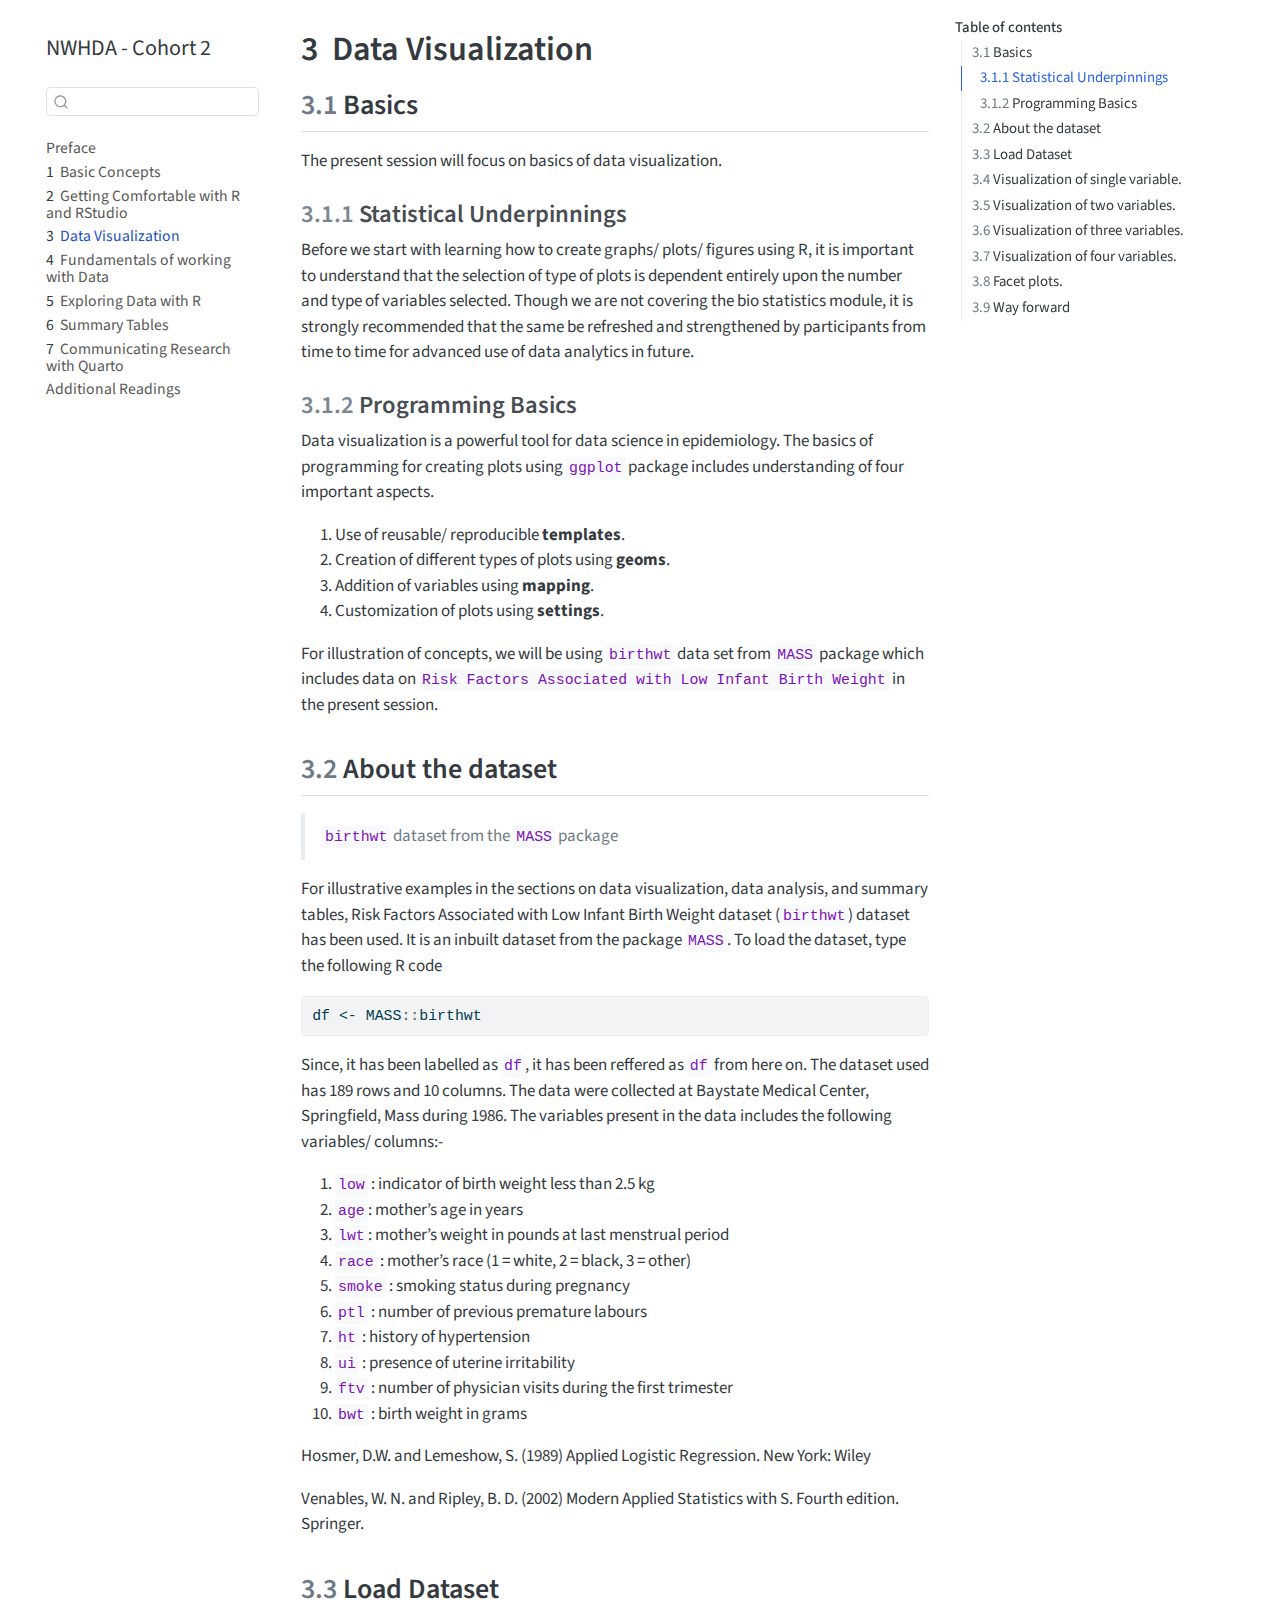
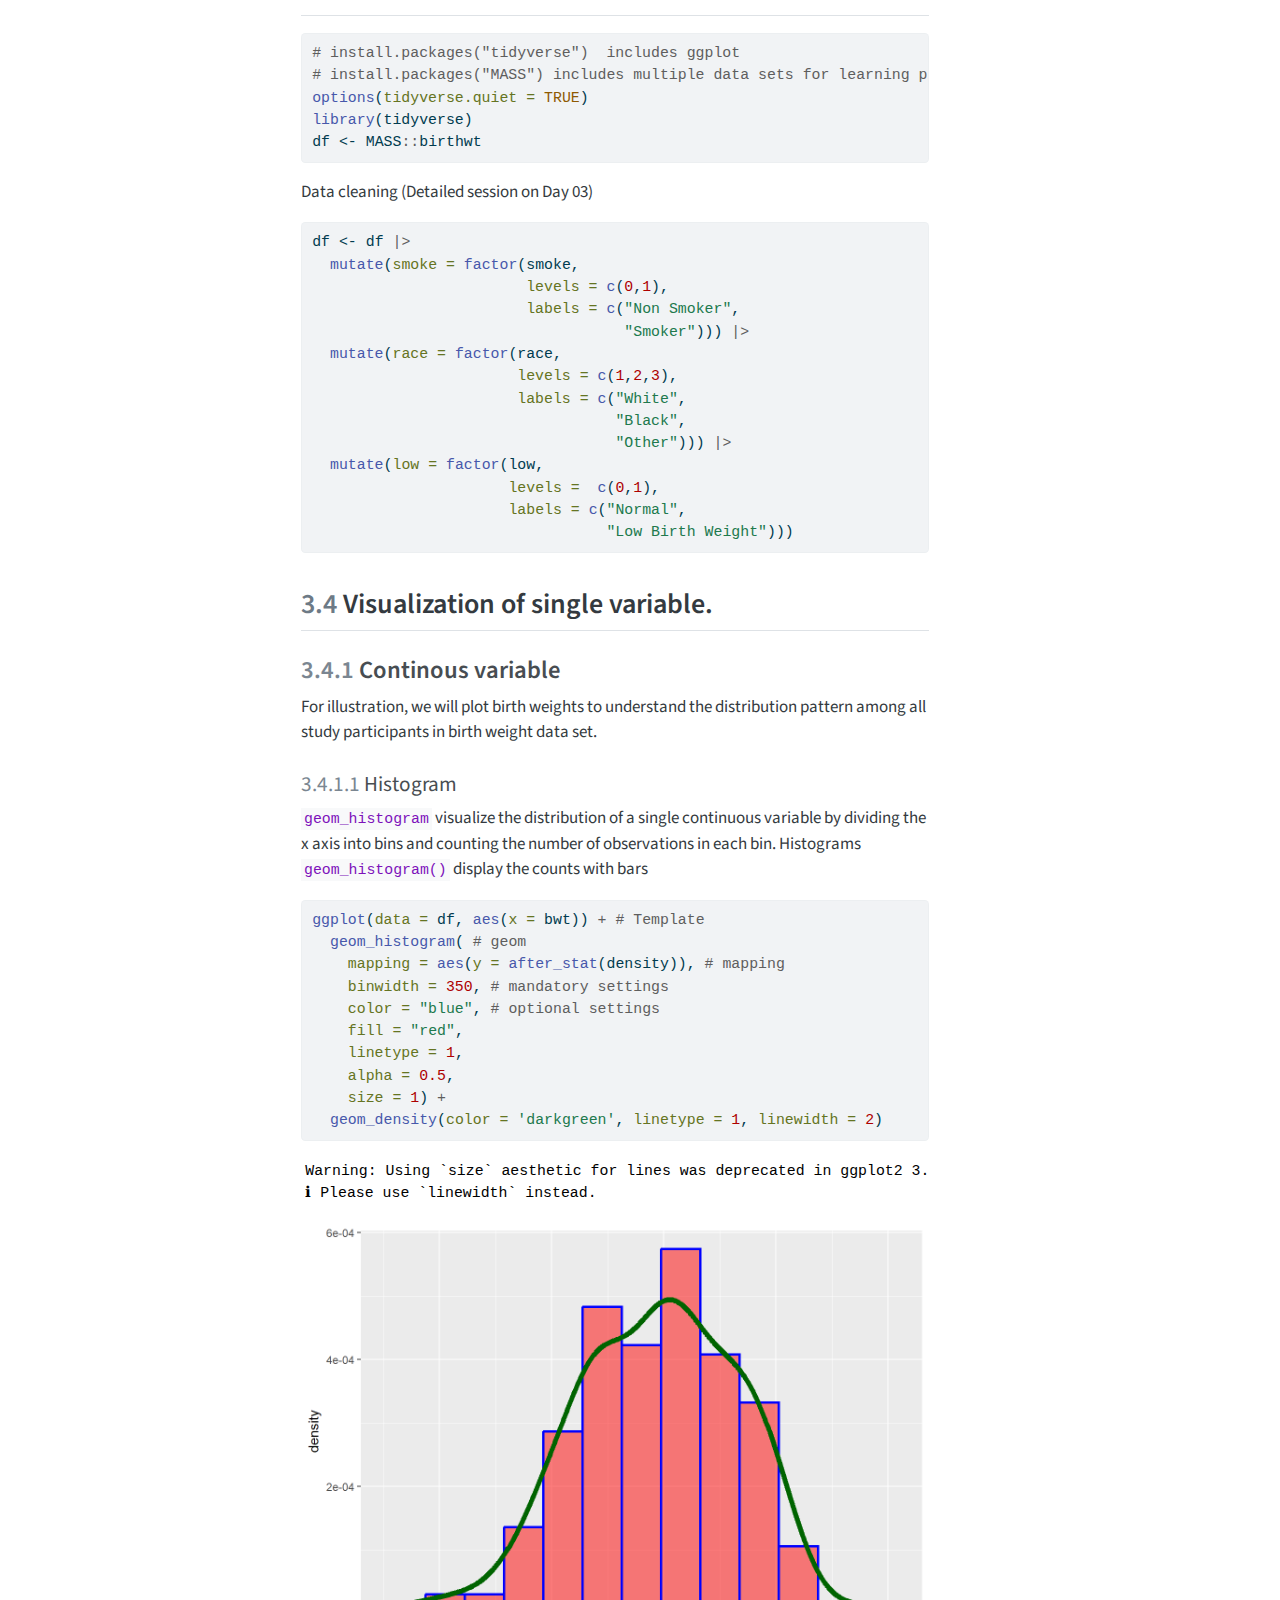
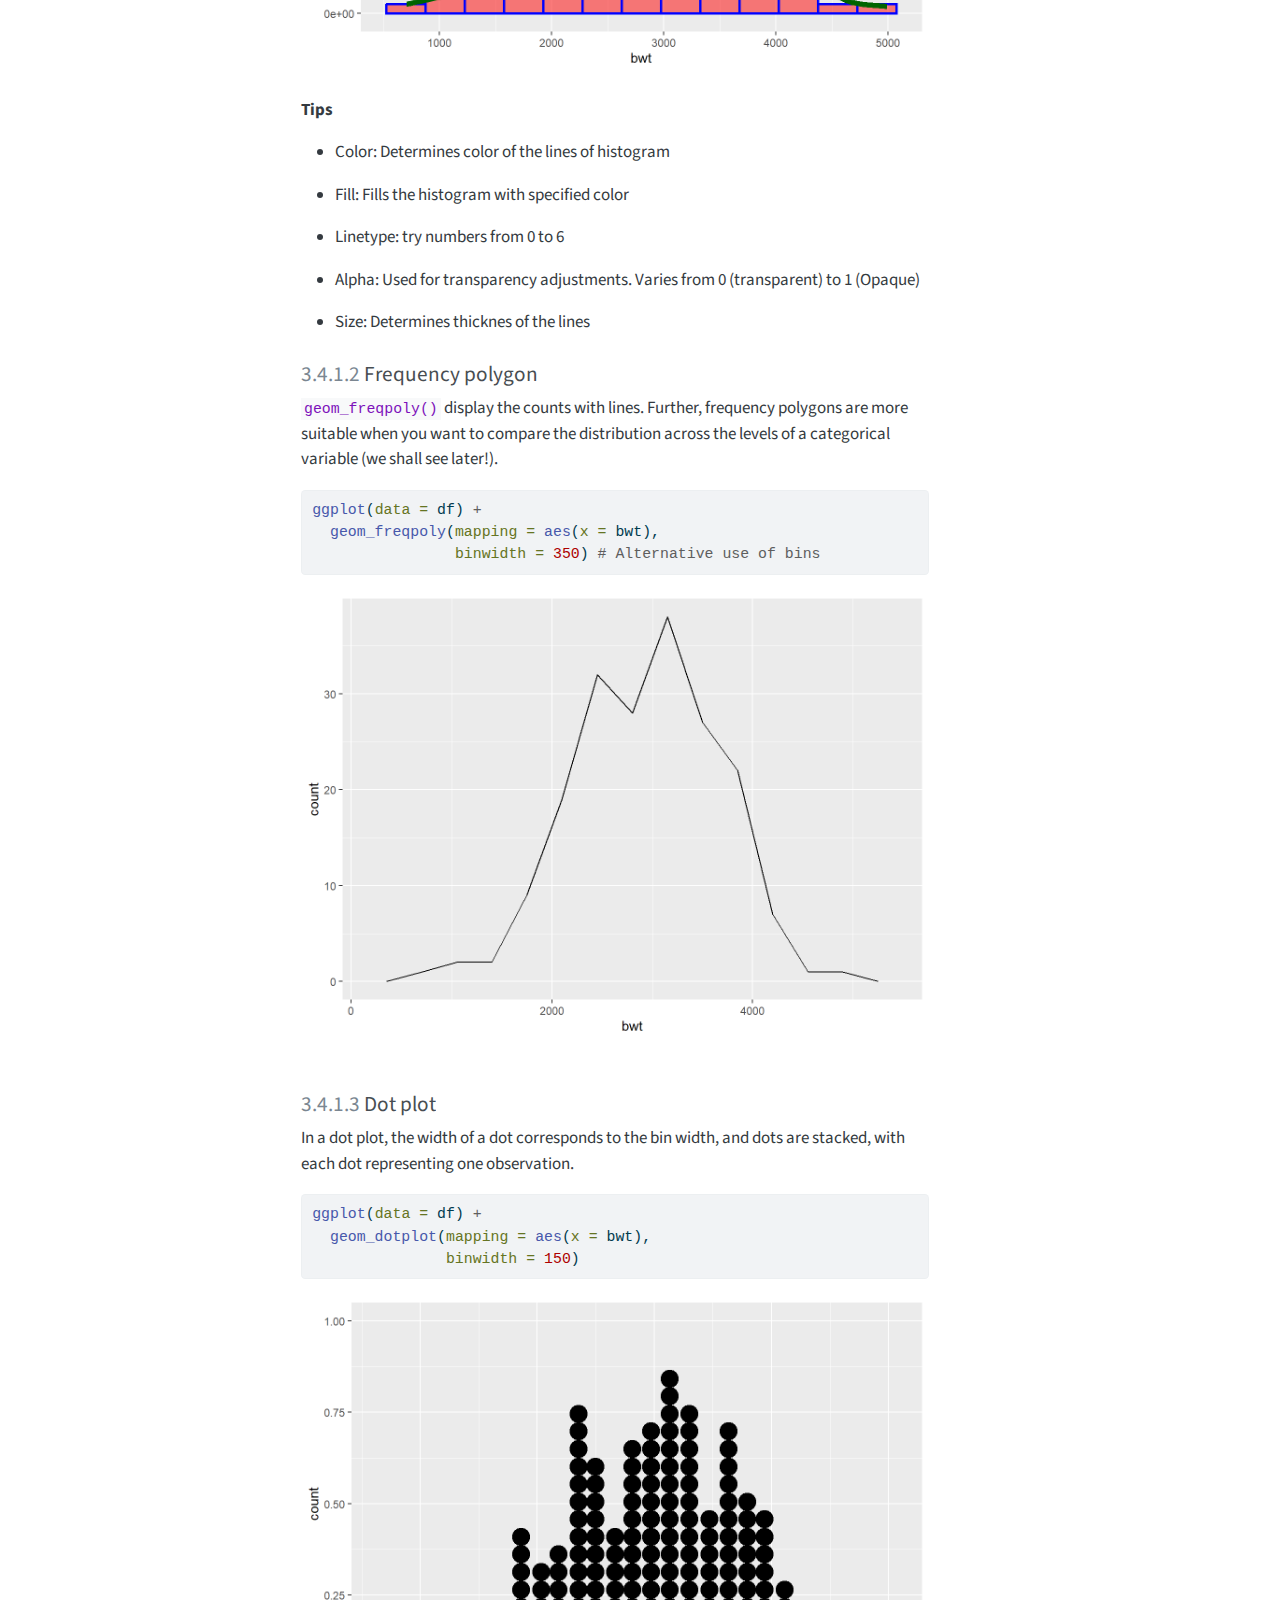
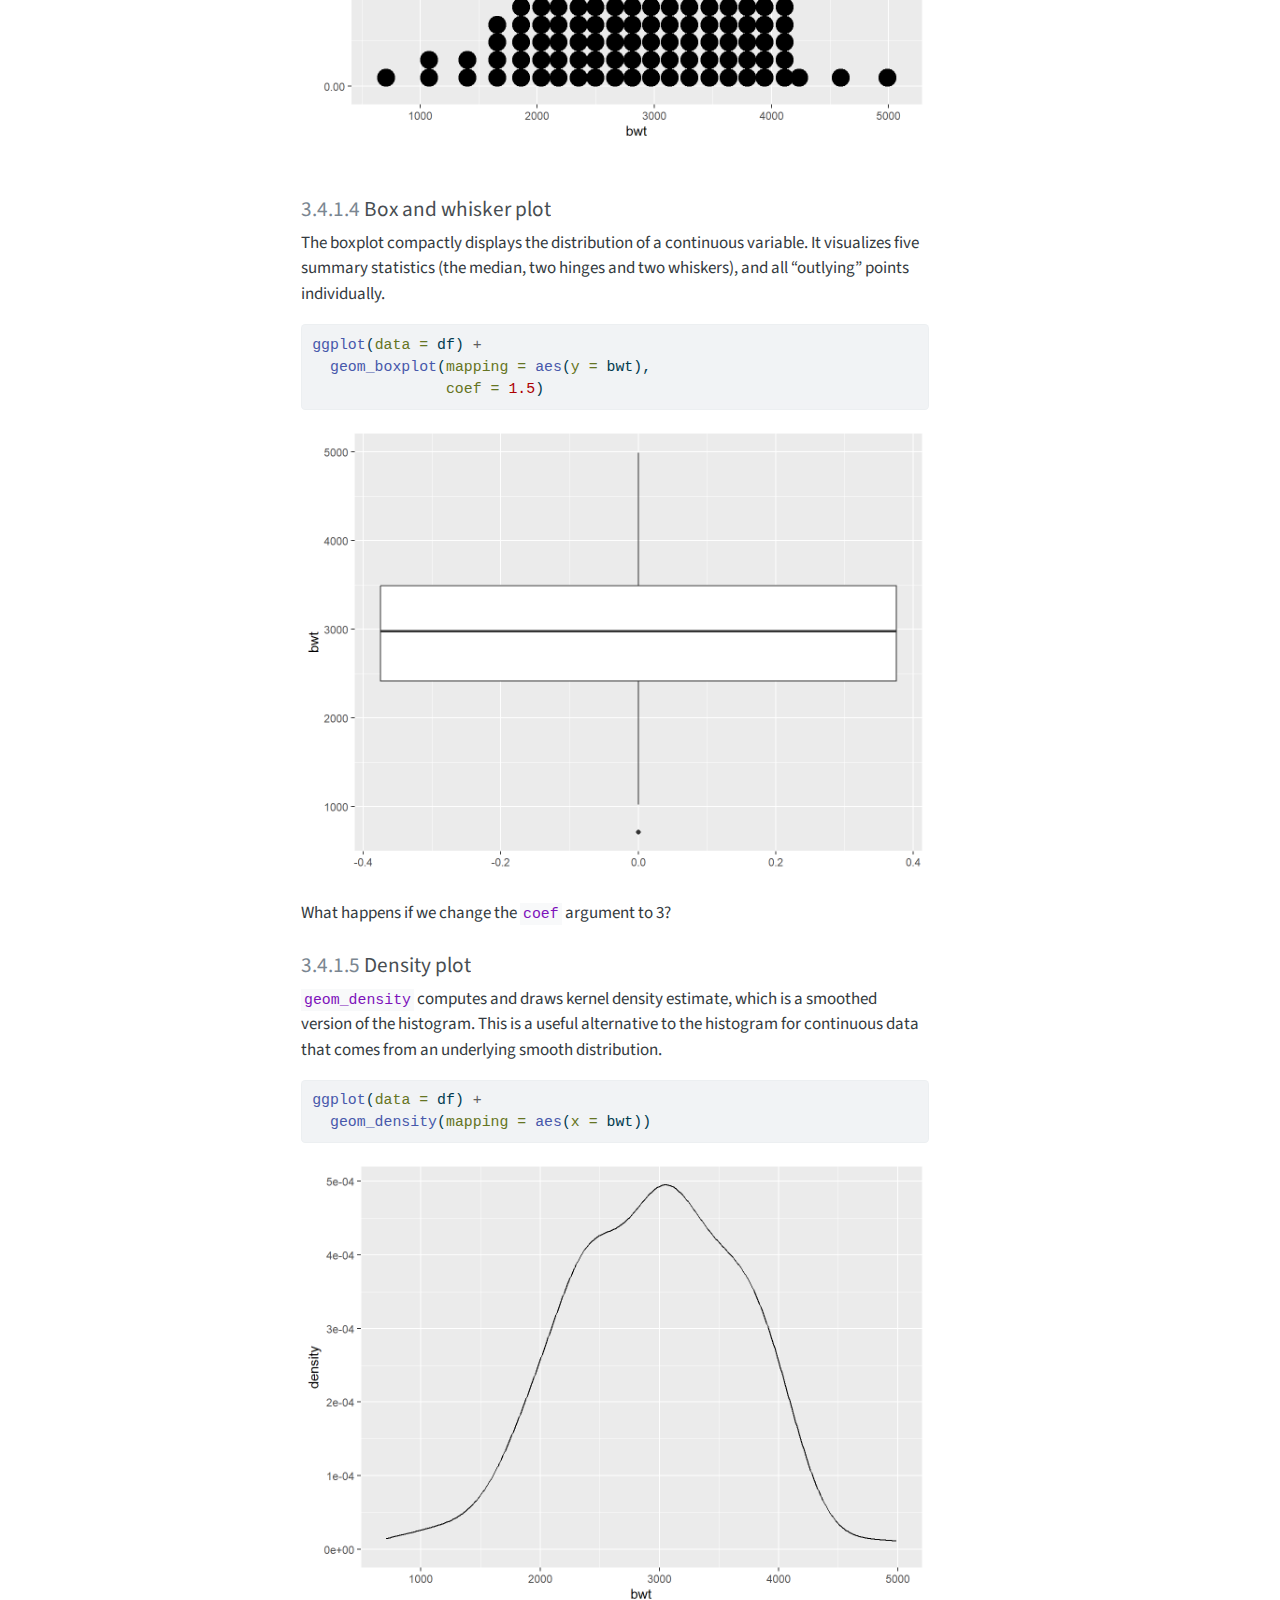
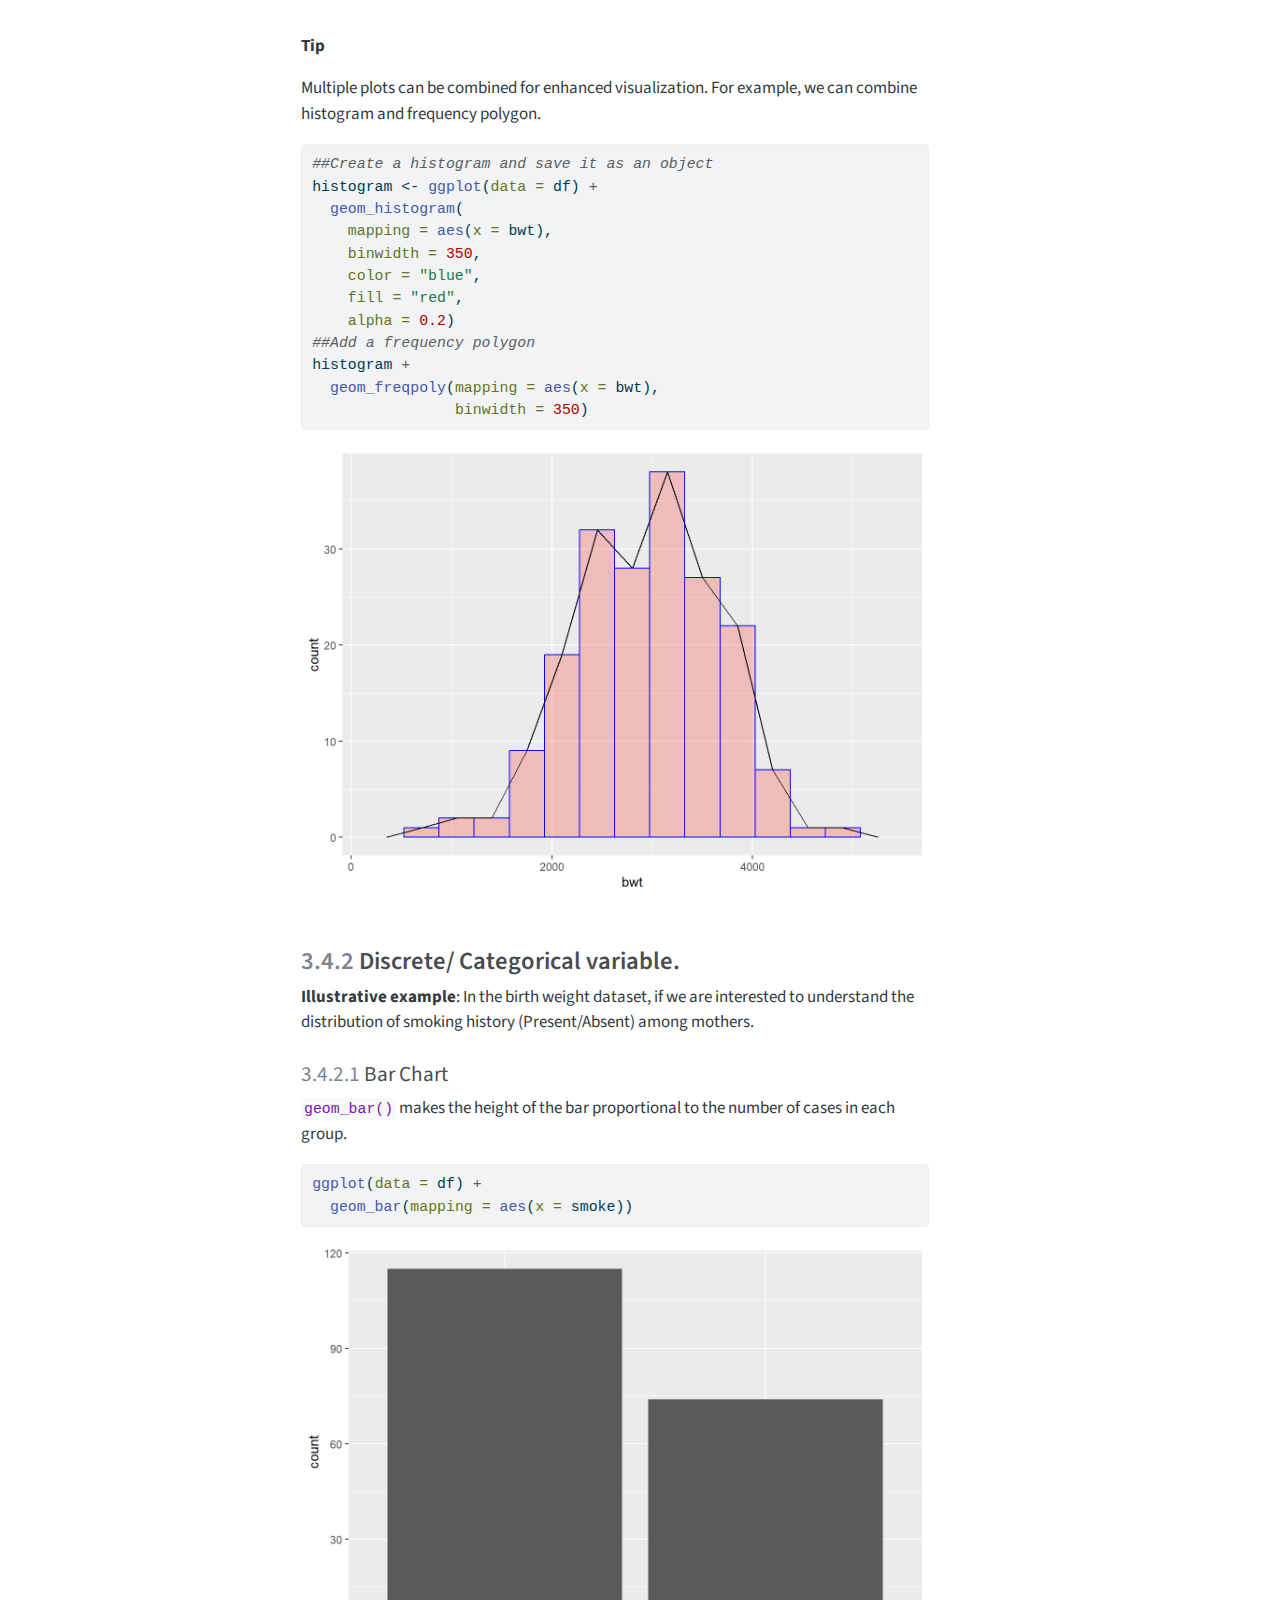
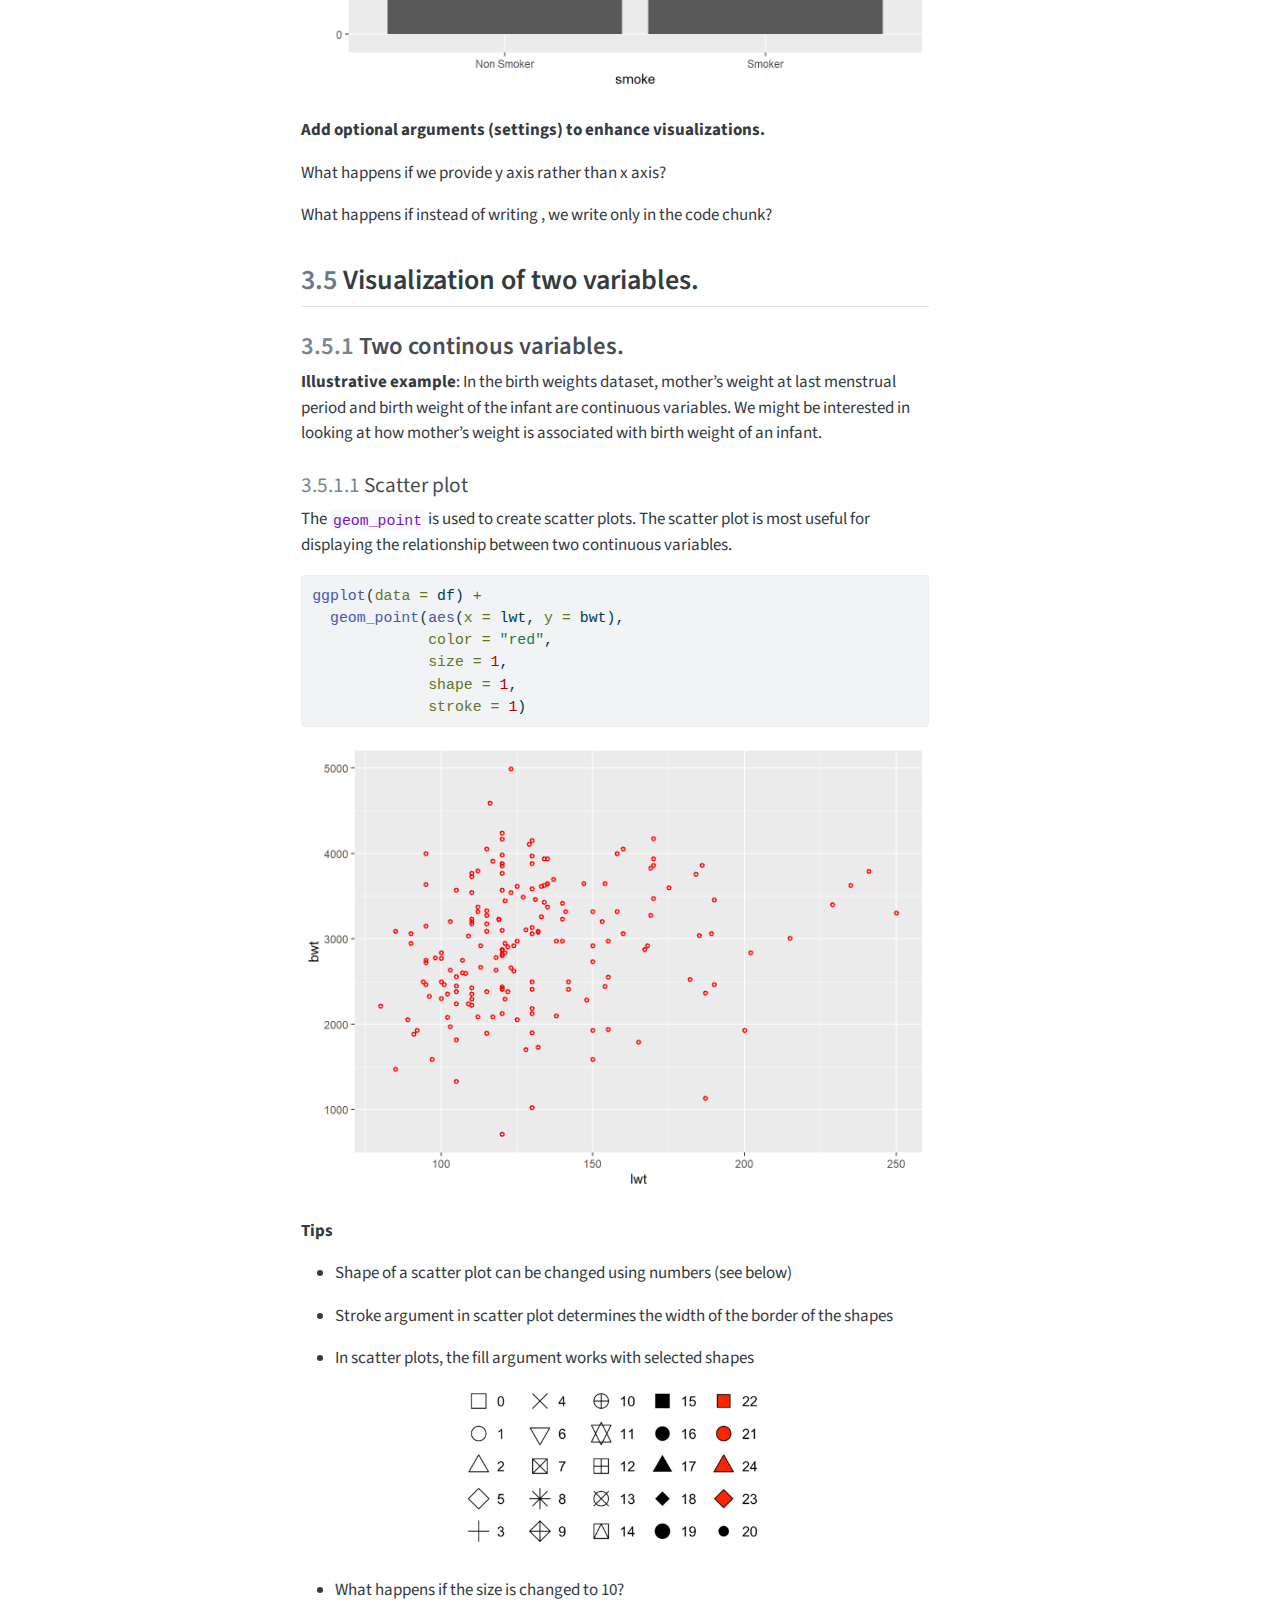
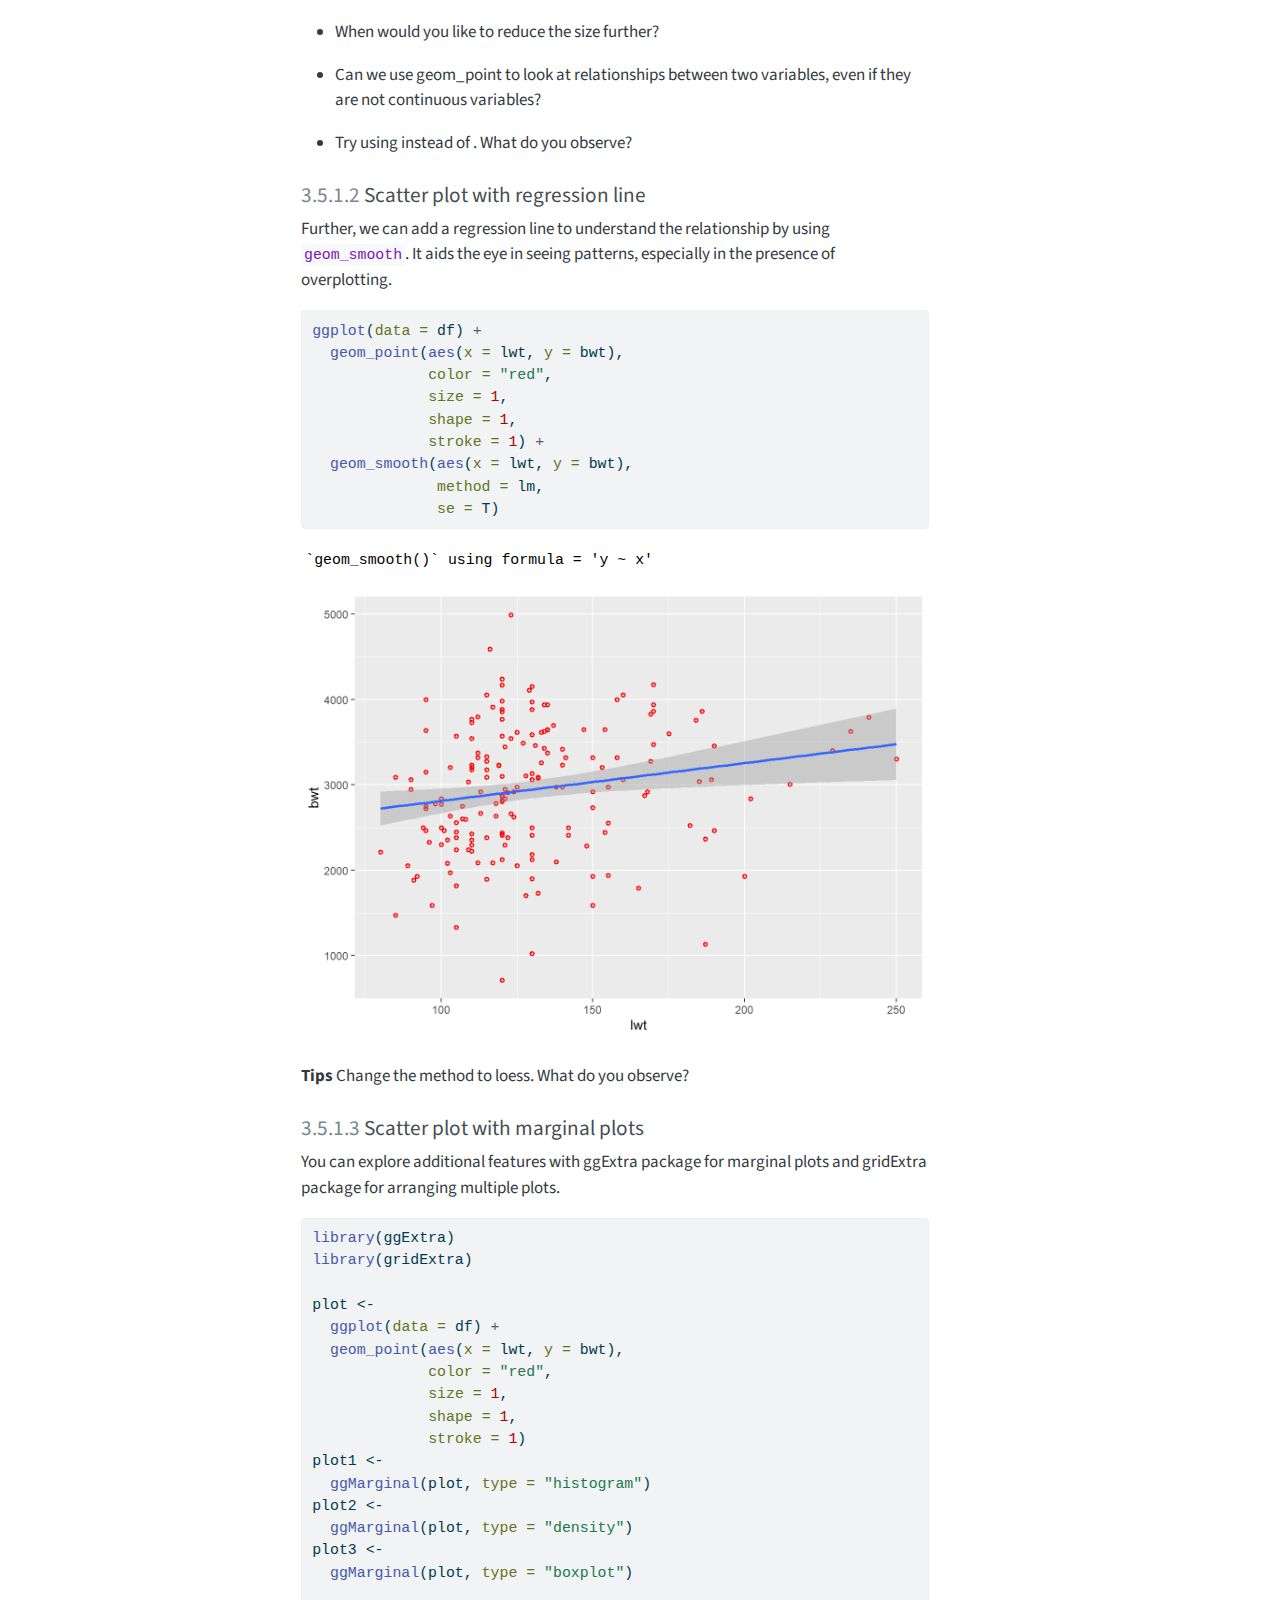
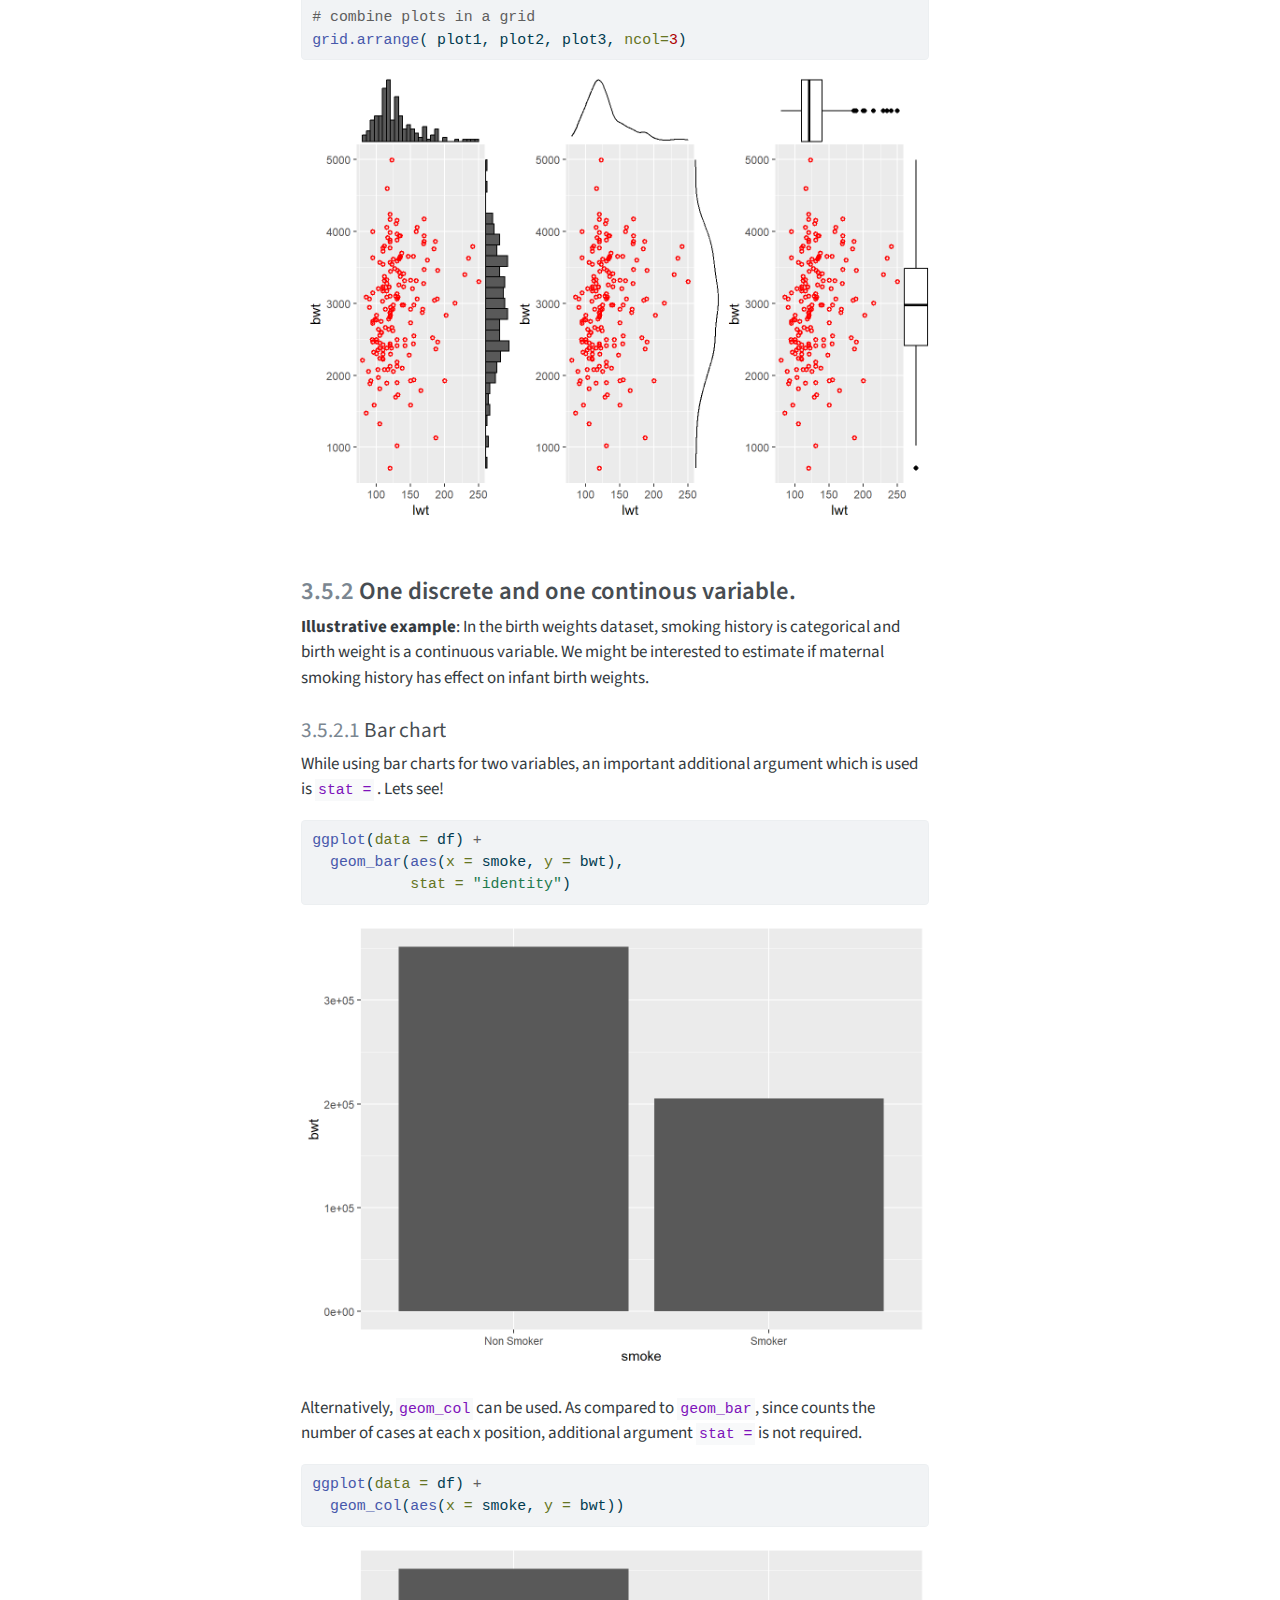
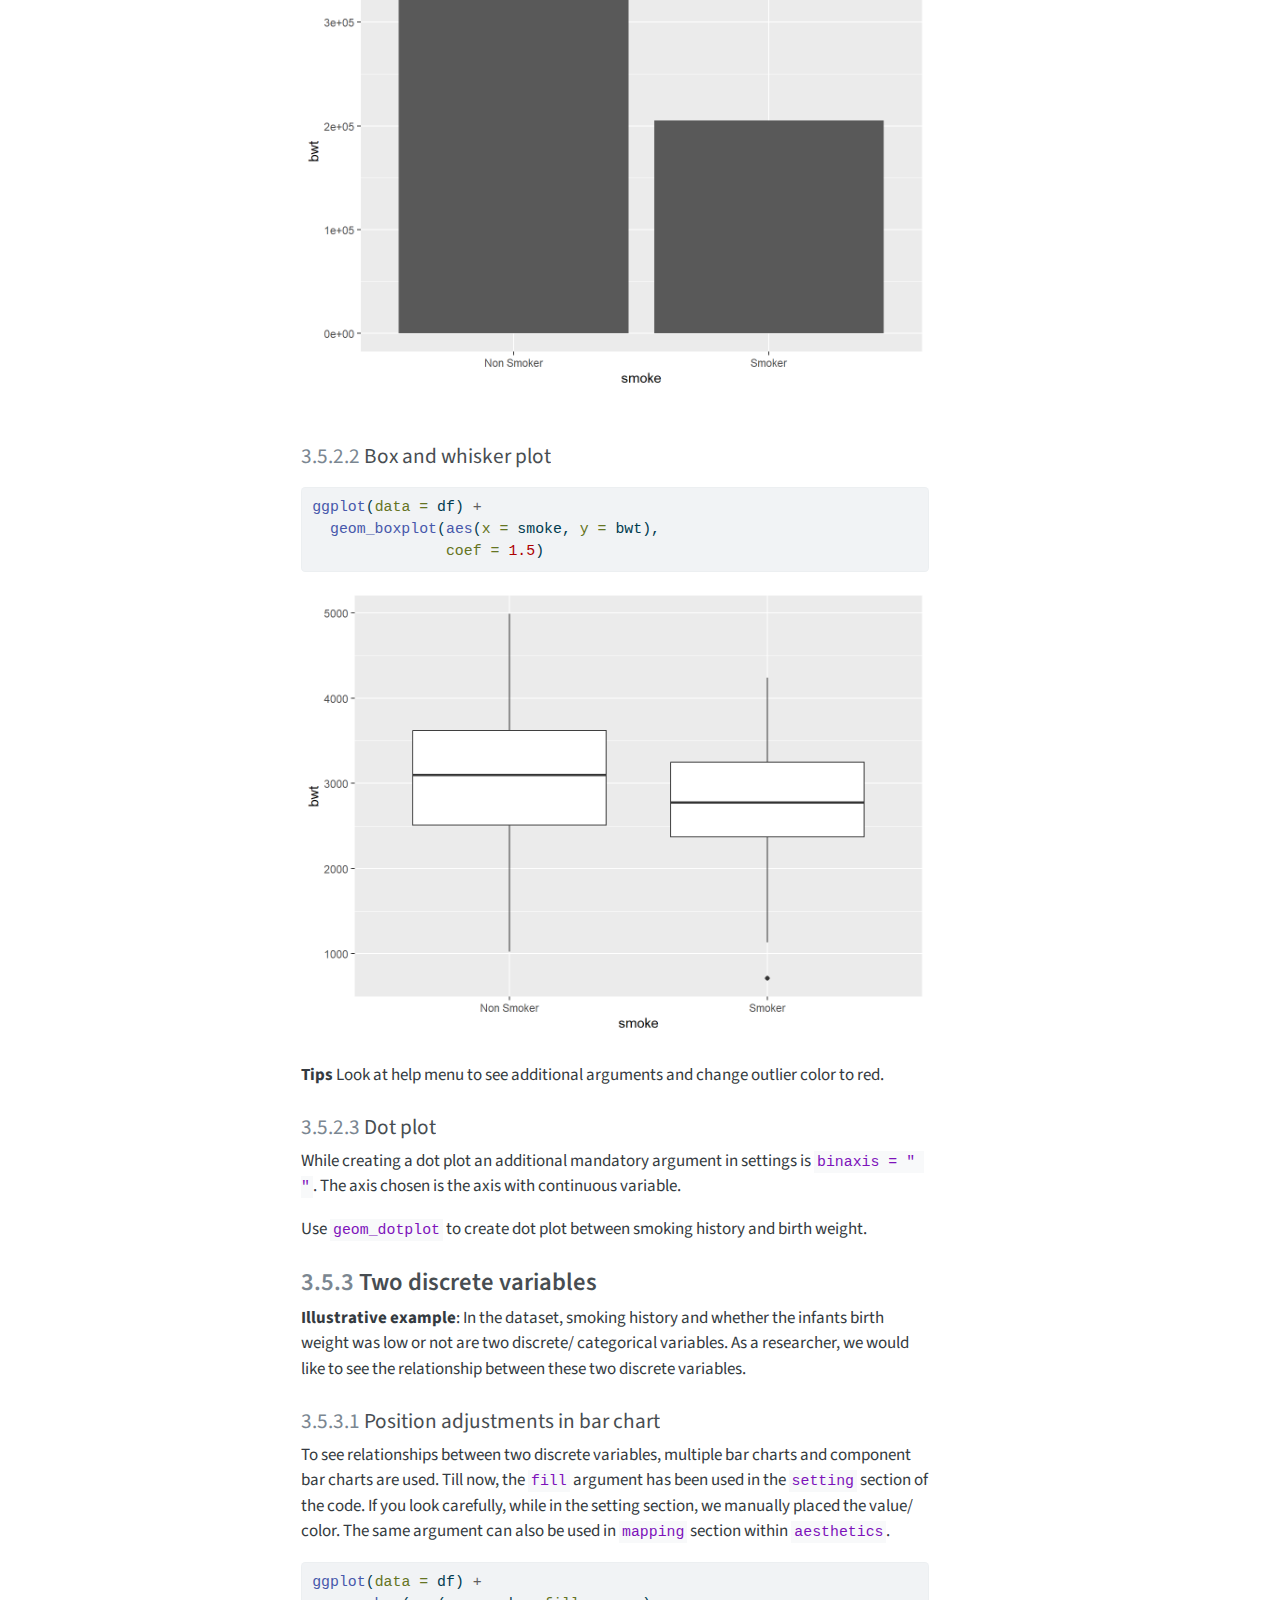
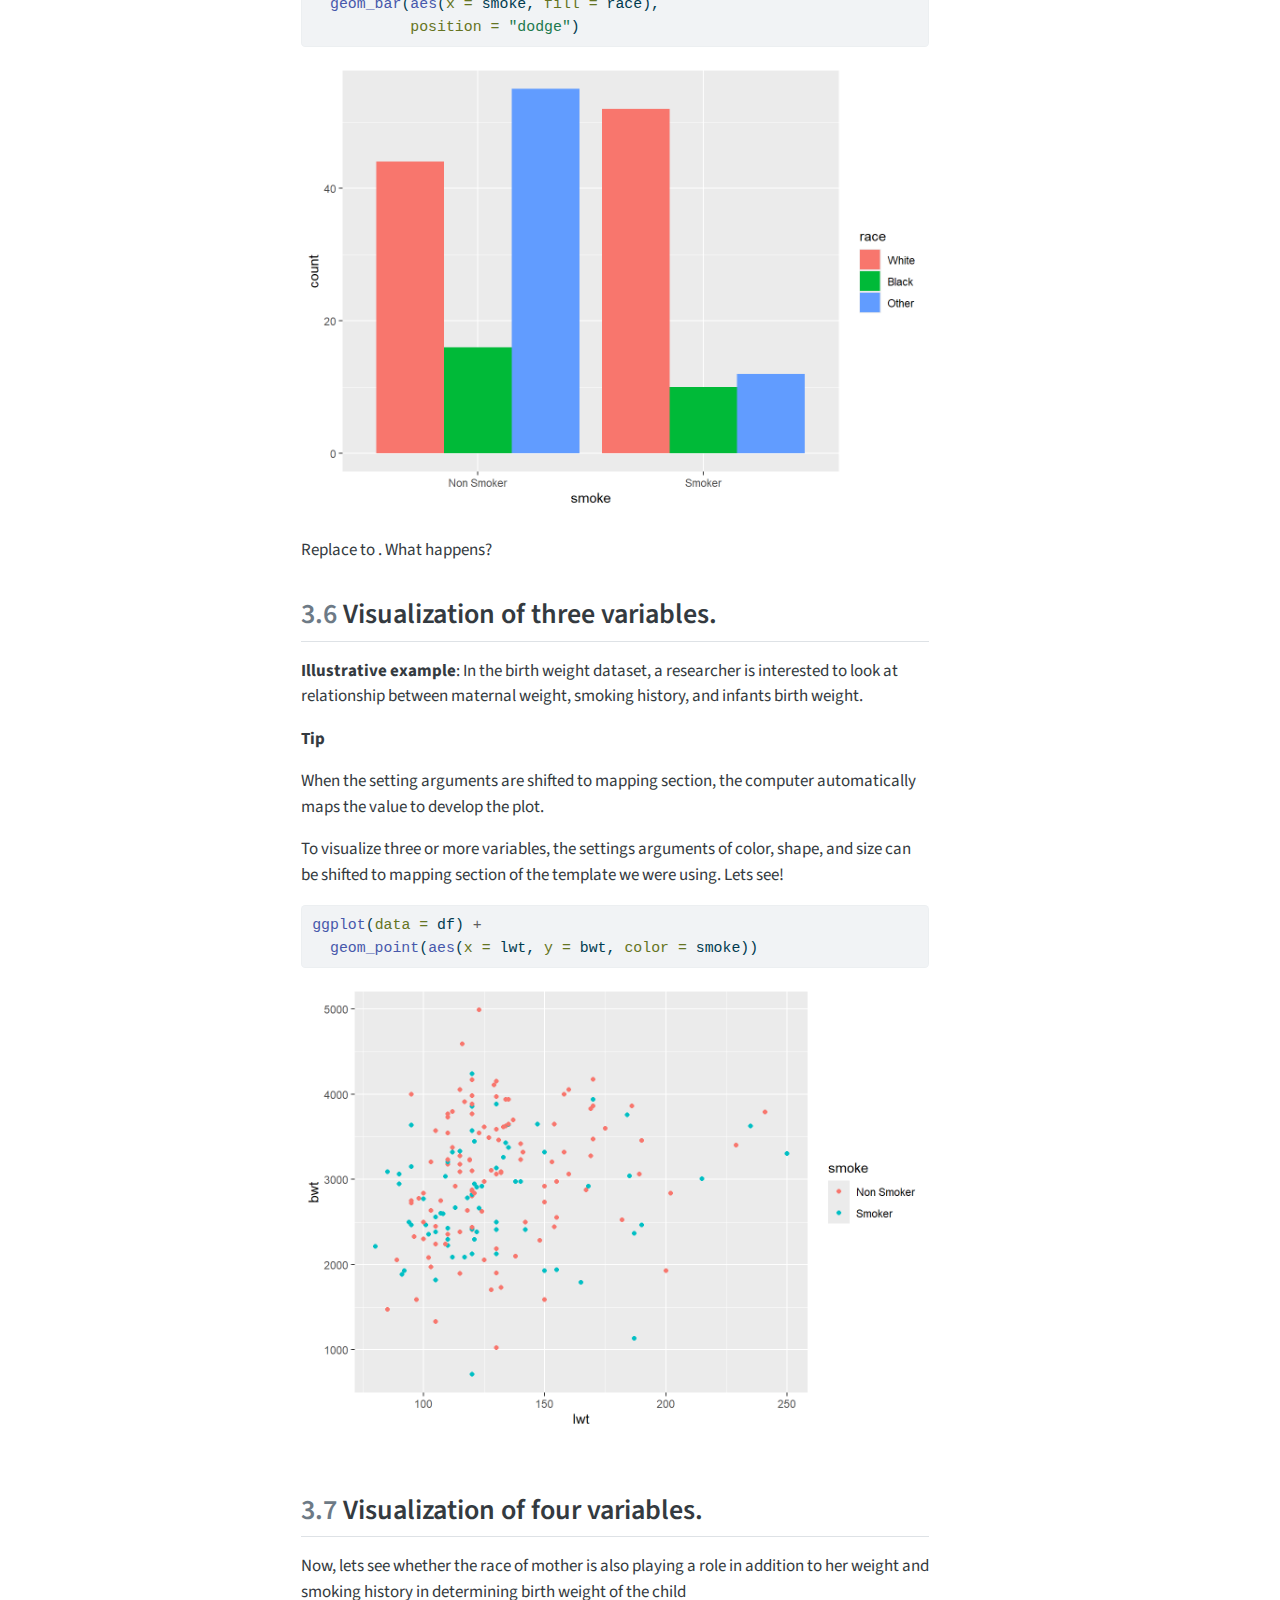
<file: docs/chapter_3_visualisation.html>
<!DOCTYPE html>
<html xmlns="http://www.w3.org/1999/xhtml" lang="en" xml:lang="en"><head>

<meta charset="utf-8">
<meta name="generator" content="quarto-1.4.529">

<meta name="viewport" content="width=device-width, initial-scale=1.0, user-scalable=yes">


<title>NWHDA - Cohort 2 - 3&nbsp; Data Visualization</title>
<style>
code{white-space: pre-wrap;}
span.smallcaps{font-variant: small-caps;}
div.columns{display: flex; gap: min(4vw, 1.5em);}
div.column{flex: auto; overflow-x: auto;}
div.hanging-indent{margin-left: 1.5em; text-indent: -1.5em;}
ul.task-list{list-style: none;}
ul.task-list li input[type="checkbox"] {
  width: 0.8em;
  margin: 0 0.8em 0.2em -1em; /* quarto-specific, see https://github.com/quarto-dev/quarto-cli/issues/4556 */ 
  vertical-align: middle;
}
/* CSS for syntax highlighting */
pre > code.sourceCode { white-space: pre; position: relative; }
pre > code.sourceCode > span { line-height: 1.25; }
pre > code.sourceCode > span:empty { height: 1.2em; }
.sourceCode { overflow: visible; }
code.sourceCode > span { color: inherit; text-decoration: inherit; }
div.sourceCode { margin: 1em 0; }
pre.sourceCode { margin: 0; }
@media screen {
div.sourceCode { overflow: auto; }
}
@media print {
pre > code.sourceCode { white-space: pre-wrap; }
pre > code.sourceCode > span { text-indent: -5em; padding-left: 5em; }
}
pre.numberSource code
  { counter-reset: source-line 0; }
pre.numberSource code > span
  { position: relative; left: -4em; counter-increment: source-line; }
pre.numberSource code > span > a:first-child::before
  { content: counter(source-line);
    position: relative; left: -1em; text-align: right; vertical-align: baseline;
    border: none; display: inline-block;
    -webkit-touch-callout: none; -webkit-user-select: none;
    -khtml-user-select: none; -moz-user-select: none;
    -ms-user-select: none; user-select: none;
    padding: 0 4px; width: 4em;
  }
pre.numberSource { margin-left: 3em;  padding-left: 4px; }
div.sourceCode
  {   }
@media screen {
pre > code.sourceCode > span > a:first-child::before { text-decoration: underline; }
}
</style>


<script src="site_libs/quarto-nav/quarto-nav.js"></script>
<script src="site_libs/quarto-nav/headroom.min.js"></script>
<script src="site_libs/clipboard/clipboard.min.js"></script>
<script src="site_libs/quarto-search/autocomplete.umd.js"></script>
<script src="site_libs/quarto-search/fuse.min.js"></script>
<script src="site_libs/quarto-search/quarto-search.js"></script>
<meta name="quarto:offset" content="./">
<link href="./chapter_4_working_with_data.html" rel="next">
<link href="./chapter_2_rstudio.html" rel="prev">
<script src="site_libs/quarto-html/quarto.js"></script>
<script src="site_libs/quarto-html/popper.min.js"></script>
<script src="site_libs/quarto-html/tippy.umd.min.js"></script>
<script src="site_libs/quarto-html/anchor.min.js"></script>
<link href="site_libs/quarto-html/tippy.css" rel="stylesheet">
<link href="site_libs/quarto-html/quarto-syntax-highlighting.css" rel="stylesheet" id="quarto-text-highlighting-styles">
<script src="site_libs/bootstrap/bootstrap.min.js"></script>
<link href="site_libs/bootstrap/bootstrap-icons.css" rel="stylesheet">
<link href="site_libs/bootstrap/bootstrap.min.css" rel="stylesheet" id="quarto-bootstrap" data-mode="light">
<script id="quarto-search-options" type="application/json">{
  "location": "sidebar",
  "copy-button": false,
  "collapse-after": 3,
  "panel-placement": "start",
  "type": "textbox",
  "limit": 50,
  "keyboard-shortcut": [
    "f",
    "/",
    "s"
  ],
  "show-item-context": false,
  "language": {
    "search-no-results-text": "No results",
    "search-matching-documents-text": "matching documents",
    "search-copy-link-title": "Copy link to search",
    "search-hide-matches-text": "Hide additional matches",
    "search-more-match-text": "more match in this document",
    "search-more-matches-text": "more matches in this document",
    "search-clear-button-title": "Clear",
    "search-text-placeholder": "",
    "search-detached-cancel-button-title": "Cancel",
    "search-submit-button-title": "Submit",
    "search-label": "Search"
  }
}</script>


</head>

<body class="nav-sidebar floating">

<div id="quarto-search-results"></div>
  <header id="quarto-header" class="headroom fixed-top">
  <nav class="quarto-secondary-nav">
    <div class="container-fluid d-flex">
      <button type="button" class="quarto-btn-toggle btn" data-bs-toggle="collapse" data-bs-target=".quarto-sidebar-collapse-item" aria-controls="quarto-sidebar" aria-expanded="false" aria-label="Toggle sidebar navigation" onclick="if (window.quartoToggleHeadroom) { window.quartoToggleHeadroom(); }">
        <i class="bi bi-layout-text-sidebar-reverse"></i>
      </button>
        <nav class="quarto-page-breadcrumbs" aria-label="breadcrumb"><ol class="breadcrumb"><li class="breadcrumb-item"><a href="./chapter_3_visualisation.html"><span class="chapter-number">3</span>&nbsp; <span class="chapter-title">Data Visualization</span></a></li></ol></nav>
        <a class="flex-grow-1" role="button" data-bs-toggle="collapse" data-bs-target=".quarto-sidebar-collapse-item" aria-controls="quarto-sidebar" aria-expanded="false" aria-label="Toggle sidebar navigation" onclick="if (window.quartoToggleHeadroom) { window.quartoToggleHeadroom(); }">      
        </a>
      <button type="button" class="btn quarto-search-button" aria-label="" onclick="window.quartoOpenSearch();">
        <i class="bi bi-search"></i>
      </button>
    </div>
  </nav>
</header>
<!-- content -->
<div id="quarto-content" class="quarto-container page-columns page-rows-contents page-layout-article">
<!-- sidebar -->
  <nav id="quarto-sidebar" class="sidebar collapse collapse-horizontal quarto-sidebar-collapse-item sidebar-navigation floating overflow-auto">
    <div class="pt-lg-2 mt-2 text-left sidebar-header">
    <div class="sidebar-title mb-0 py-0">
      <a href="./">NWHDA - Cohort 2</a> 
    </div>
      </div>
        <div class="mt-2 flex-shrink-0 align-items-center">
        <div class="sidebar-search">
        <div id="quarto-search" class="" title="Search"></div>
        </div>
        </div>
    <div class="sidebar-menu-container"> 
    <ul class="list-unstyled mt-1">
        <li class="sidebar-item">
  <div class="sidebar-item-container"> 
  <a href="./index.html" id="quarto-sidebar-item-1" class="sidebar-item-text sidebar-link">
 <span class="menu-text">Preface</span></a>
  </div>
</li>
        <li class="sidebar-item">
  <div class="sidebar-item-container"> 
  <a href="./chapter_1_primer.html" id="quarto-sidebar-item-2" class="sidebar-item-text sidebar-link">
 <span class="menu-text"><span class="chapter-number">1</span>&nbsp; <span class="chapter-title">Basic Concepts</span></span></a>
  </div>
</li>
        <li class="sidebar-item">
  <div class="sidebar-item-container"> 
  <a href="./chapter_2_rstudio.html" id="quarto-sidebar-item-3" class="sidebar-item-text sidebar-link">
 <span class="menu-text"><span class="chapter-number">2</span>&nbsp; <span class="chapter-title">Getting Comfortable with R and RStudio</span></span></a>
  </div>
</li>
        <li class="sidebar-item">
  <div class="sidebar-item-container"> 
  <a href="./chapter_3_visualisation.html" id="quarto-sidebar-item-4" class="sidebar-item-text sidebar-link active">
 <span class="menu-text"><span class="chapter-number">3</span>&nbsp; <span class="chapter-title">Data Visualization</span></span></a>
  </div>
</li>
        <li class="sidebar-item">
  <div class="sidebar-item-container"> 
  <a href="./chapter_4_working_with_data.html" id="quarto-sidebar-item-5" class="sidebar-item-text sidebar-link">
 <span class="menu-text"><span class="chapter-number">4</span>&nbsp; <span class="chapter-title">Fundamentals of working with Data</span></span></a>
  </div>
</li>
        <li class="sidebar-item">
  <div class="sidebar-item-container"> 
  <a href="./chapter_5_exploring_data.html" id="quarto-sidebar-item-6" class="sidebar-item-text sidebar-link">
 <span class="menu-text"><span class="chapter-number">5</span>&nbsp; <span class="chapter-title">Exploring Data with R</span></span></a>
  </div>
</li>
        <li class="sidebar-item">
  <div class="sidebar-item-container"> 
  <a href="./chapter_7_summary_tables_v2.html" id="quarto-sidebar-item-7" class="sidebar-item-text sidebar-link">
 <span class="menu-text"><span class="chapter-number">6</span>&nbsp; <span class="chapter-title">Summary Tables</span></span></a>
  </div>
</li>
        <li class="sidebar-item">
  <div class="sidebar-item-container"> 
  <a href="./chapter_8_quarto.html" id="quarto-sidebar-item-8" class="sidebar-item-text sidebar-link">
 <span class="menu-text"><span class="chapter-number">7</span>&nbsp; <span class="chapter-title">Communicating Research with Quarto</span></span></a>
  </div>
</li>
        <li class="sidebar-item">
  <div class="sidebar-item-container"> 
  <a href="./additional_materials.html" id="quarto-sidebar-item-9" class="sidebar-item-text sidebar-link">
 <span class="menu-text">Additional Readings</span></a>
  </div>
</li>
    </ul>
    </div>
</nav>
<div id="quarto-sidebar-glass" class="quarto-sidebar-collapse-item" data-bs-toggle="collapse" data-bs-target=".quarto-sidebar-collapse-item"></div>
<!-- margin-sidebar -->
    <div id="quarto-margin-sidebar" class="sidebar margin-sidebar">
        <nav id="TOC" role="doc-toc" class="toc-active">
    <h2 id="toc-title">Table of contents</h2>
   
  <ul>
  <li><a href="#basics" id="toc-basics" class="nav-link active" data-scroll-target="#basics"><span class="header-section-number">3.1</span> Basics</a>
  <ul class="collapse">
  <li><a href="#statistical-underpinnings" id="toc-statistical-underpinnings" class="nav-link" data-scroll-target="#statistical-underpinnings"><span class="header-section-number">3.1.1</span> Statistical Underpinnings</a></li>
  <li><a href="#programming-basics" id="toc-programming-basics" class="nav-link" data-scroll-target="#programming-basics"><span class="header-section-number">3.1.2</span> Programming Basics</a></li>
  </ul></li>
  <li><a href="#about-the-dataset" id="toc-about-the-dataset" class="nav-link" data-scroll-target="#about-the-dataset"><span class="header-section-number">3.2</span> About the dataset</a></li>
  <li><a href="#load-dataset" id="toc-load-dataset" class="nav-link" data-scroll-target="#load-dataset"><span class="header-section-number">3.3</span> Load Dataset</a></li>
  <li><a href="#visualization-of-single-variable." id="toc-visualization-of-single-variable." class="nav-link" data-scroll-target="#visualization-of-single-variable."><span class="header-section-number">3.4</span> Visualization of single variable.</a>
  <ul class="collapse">
  <li><a href="#continous-variable" id="toc-continous-variable" class="nav-link" data-scroll-target="#continous-variable"><span class="header-section-number">3.4.1</span> Continous variable</a></li>
  <li><a href="#discrete-categorical-variable." id="toc-discrete-categorical-variable." class="nav-link" data-scroll-target="#discrete-categorical-variable."><span class="header-section-number">3.4.2</span> Discrete/ Categorical variable.</a></li>
  </ul></li>
  <li><a href="#visualization-of-two-variables." id="toc-visualization-of-two-variables." class="nav-link" data-scroll-target="#visualization-of-two-variables."><span class="header-section-number">3.5</span> Visualization of two variables.</a>
  <ul class="collapse">
  <li><a href="#two-continous-variables." id="toc-two-continous-variables." class="nav-link" data-scroll-target="#two-continous-variables."><span class="header-section-number">3.5.1</span> Two continous variables.</a></li>
  <li><a href="#one-discrete-and-one-continous-variable." id="toc-one-discrete-and-one-continous-variable." class="nav-link" data-scroll-target="#one-discrete-and-one-continous-variable."><span class="header-section-number">3.5.2</span> One discrete and one continous variable.</a></li>
  <li><a href="#two-discrete-variables" id="toc-two-discrete-variables" class="nav-link" data-scroll-target="#two-discrete-variables"><span class="header-section-number">3.5.3</span> Two discrete variables</a></li>
  </ul></li>
  <li><a href="#visualization-of-three-variables." id="toc-visualization-of-three-variables." class="nav-link" data-scroll-target="#visualization-of-three-variables."><span class="header-section-number">3.6</span> Visualization of three variables.</a></li>
  <li><a href="#visualization-of-four-variables." id="toc-visualization-of-four-variables." class="nav-link" data-scroll-target="#visualization-of-four-variables."><span class="header-section-number">3.7</span> Visualization of four variables.</a></li>
  <li><a href="#facet-plots." id="toc-facet-plots." class="nav-link" data-scroll-target="#facet-plots."><span class="header-section-number">3.8</span> Facet plots.</a></li>
  <li><a href="#way-forward" id="toc-way-forward" class="nav-link" data-scroll-target="#way-forward"><span class="header-section-number">3.9</span> Way forward</a>
  <ul class="collapse">
  <li><a href="#additional-components" id="toc-additional-components" class="nav-link" data-scroll-target="#additional-components"><span class="header-section-number">3.9.1</span> Additional components</a></li>
  <li><a href="#maps" id="toc-maps" class="nav-link" data-scroll-target="#maps"><span class="header-section-number">3.9.2</span> Maps</a></li>
  <li><a href="#visual-analytics" id="toc-visual-analytics" class="nav-link" data-scroll-target="#visual-analytics"><span class="header-section-number">3.9.3</span> Visual analytics</a></li>
  </ul></li>
  </ul>
</nav>
    </div>
<!-- main -->
<main class="content" id="quarto-document-content">

<header id="title-block-header" class="quarto-title-block default">
<div class="quarto-title">
<h1 class="title"><span class="chapter-number">3</span>&nbsp; <span class="chapter-title">Data Visualization</span></h1>
</div>



<div class="quarto-title-meta">

    
  
    
  </div>
  


</header>


<section id="basics" class="level2" data-number="3.1">
<h2 data-number="3.1" class="anchored" data-anchor-id="basics"><span class="header-section-number">3.1</span> Basics</h2>
<p>The present session will focus on basics of data visualization.</p>
<section id="statistical-underpinnings" class="level3" data-number="3.1.1">
<h3 data-number="3.1.1" class="anchored" data-anchor-id="statistical-underpinnings"><span class="header-section-number">3.1.1</span> Statistical Underpinnings</h3>
<p>Before we start with learning how to create graphs/ plots/ figures using R, it is important to understand that the selection of type of plots is dependent entirely upon the number and type of variables selected. Though we are not covering the bio statistics module, it is strongly recommended that the same be refreshed and strengthened by participants from time to time for advanced use of data analytics in future.</p>
</section>
<section id="programming-basics" class="level3" data-number="3.1.2">
<h3 data-number="3.1.2" class="anchored" data-anchor-id="programming-basics"><span class="header-section-number">3.1.2</span> Programming Basics</h3>
<p>Data visualization is a powerful tool for data science in epidemiology. The basics of programming for creating plots using <code>ggplot</code> package includes understanding of four important aspects.</p>
<ol type="1">
<li>Use of reusable/ reproducible <strong>templates</strong>.</li>
<li>Creation of different types of plots using <strong>geoms</strong>.</li>
<li>Addition of variables using <strong>mapping</strong>.</li>
<li>Customization of plots using <strong>settings</strong>.</li>
</ol>
<p>For illustration of concepts, we will be using <code>birthwt</code> data set from <code>MASS</code> package which includes data on <code>Risk Factors Associated with Low Infant Birth Weight</code> in the present session.</p>
</section>
</section>
<section id="about-the-dataset" class="level2" data-number="3.2">
<h2 data-number="3.2" class="anchored" data-anchor-id="about-the-dataset"><span class="header-section-number">3.2</span> About the dataset</h2>
<blockquote class="blockquote">
<p><code>birthwt</code> dataset from the <code>MASS</code> package</p>
</blockquote>
<p>For illustrative examples in the sections on data visualization, data analysis, and summary tables, Risk Factors Associated with Low Infant Birth Weight dataset (<code>birthwt</code>) dataset has been used. It is an inbuilt dataset from the package <code>MASS</code>. To load the dataset, type the following R code</p>
<div class="cell">
<div class="sourceCode cell-code" id="cb1"><pre class="sourceCode r code-with-copy"><code class="sourceCode r"><span id="cb1-1"><a href="#cb1-1" aria-hidden="true" tabindex="-1"></a>df <span class="ot">&lt;-</span> MASS<span class="sc">::</span>birthwt</span></code><button title="Copy to Clipboard" class="code-copy-button"><i class="bi"></i></button></pre></div>
</div>
<p>Since, it has been labelled as <code>df</code>, it has been reffered as <code>df</code> from here on. The dataset used has 189 rows and 10 columns. The data were collected at Baystate Medical Center, Springfield, Mass during 1986. The variables present in the data includes the following variables/ columns:-</p>
<ol type="1">
<li><code>low</code> : indicator of birth weight less than 2.5 kg</li>
<li><code>age</code>: mother’s age in years</li>
<li><code>lwt</code>: mother’s weight in pounds at last menstrual period</li>
<li><code>race</code> : mother’s race (1 = white, 2 = black, 3 = other)</li>
<li><code>smoke</code> : smoking status during pregnancy</li>
<li><code>ptl</code> : number of previous premature labours</li>
<li><code>ht</code> : history of hypertension</li>
<li><code>ui</code> : presence of uterine irritability</li>
<li><code>ftv</code> : number of physician visits during the first trimester</li>
<li><code>bwt</code> : birth weight in grams</li>
</ol>
<p> Hosmer, D.W. and Lemeshow, S. (1989) Applied Logistic Regression. New York: Wiley</p>
<p> Venables, W. N. and Ripley, B. D. (2002) Modern Applied Statistics with S. Fourth edition. Springer.</p>
</section>
<section id="load-dataset" class="level2" data-number="3.3">
<h2 data-number="3.3" class="anchored" data-anchor-id="load-dataset"><span class="header-section-number">3.3</span> Load Dataset</h2>
<div class="cell">
<div class="sourceCode cell-code" id="cb2"><pre class="sourceCode r code-with-copy"><code class="sourceCode r"><span id="cb2-1"><a href="#cb2-1" aria-hidden="true" tabindex="-1"></a><span class="co"># install.packages("tidyverse")  includes ggplot</span></span>
<span id="cb2-2"><a href="#cb2-2" aria-hidden="true" tabindex="-1"></a><span class="co"># install.packages("MASS") includes multiple data sets for learning purposes</span></span>
<span id="cb2-3"><a href="#cb2-3" aria-hidden="true" tabindex="-1"></a><span class="fu">options</span>(<span class="at">tidyverse.quiet =</span> <span class="cn">TRUE</span>)</span>
<span id="cb2-4"><a href="#cb2-4" aria-hidden="true" tabindex="-1"></a><span class="fu">library</span>(tidyverse)</span>
<span id="cb2-5"><a href="#cb2-5" aria-hidden="true" tabindex="-1"></a>df <span class="ot">&lt;-</span> MASS<span class="sc">::</span>birthwt</span></code><button title="Copy to Clipboard" class="code-copy-button"><i class="bi"></i></button></pre></div>
</div>
<p>Data cleaning (Detailed session on Day 03)</p>
<div class="cell">
<div class="sourceCode cell-code" id="cb3"><pre class="sourceCode r code-with-copy"><code class="sourceCode r"><span id="cb3-1"><a href="#cb3-1" aria-hidden="true" tabindex="-1"></a>df <span class="ot">&lt;-</span> df <span class="sc">|&gt;</span> </span>
<span id="cb3-2"><a href="#cb3-2" aria-hidden="true" tabindex="-1"></a>  <span class="fu">mutate</span>(<span class="at">smoke =</span> <span class="fu">factor</span>(smoke,</span>
<span id="cb3-3"><a href="#cb3-3" aria-hidden="true" tabindex="-1"></a>                        <span class="at">levels =</span> <span class="fu">c</span>(<span class="dv">0</span>,<span class="dv">1</span>),</span>
<span id="cb3-4"><a href="#cb3-4" aria-hidden="true" tabindex="-1"></a>                        <span class="at">labels =</span> <span class="fu">c</span>(<span class="st">"Non Smoker"</span>,</span>
<span id="cb3-5"><a href="#cb3-5" aria-hidden="true" tabindex="-1"></a>                                   <span class="st">"Smoker"</span>))) <span class="sc">|&gt;</span> </span>
<span id="cb3-6"><a href="#cb3-6" aria-hidden="true" tabindex="-1"></a>  <span class="fu">mutate</span>(<span class="at">race =</span> <span class="fu">factor</span>(race,</span>
<span id="cb3-7"><a href="#cb3-7" aria-hidden="true" tabindex="-1"></a>                       <span class="at">levels =</span> <span class="fu">c</span>(<span class="dv">1</span>,<span class="dv">2</span>,<span class="dv">3</span>),</span>
<span id="cb3-8"><a href="#cb3-8" aria-hidden="true" tabindex="-1"></a>                       <span class="at">labels =</span> <span class="fu">c</span>(<span class="st">"White"</span>,</span>
<span id="cb3-9"><a href="#cb3-9" aria-hidden="true" tabindex="-1"></a>                                  <span class="st">"Black"</span>,</span>
<span id="cb3-10"><a href="#cb3-10" aria-hidden="true" tabindex="-1"></a>                                  <span class="st">"Other"</span>))) <span class="sc">|&gt;</span> </span>
<span id="cb3-11"><a href="#cb3-11" aria-hidden="true" tabindex="-1"></a>  <span class="fu">mutate</span>(<span class="at">low =</span> <span class="fu">factor</span>(low,</span>
<span id="cb3-12"><a href="#cb3-12" aria-hidden="true" tabindex="-1"></a>                      <span class="at">levels =</span>  <span class="fu">c</span>(<span class="dv">0</span>,<span class="dv">1</span>),</span>
<span id="cb3-13"><a href="#cb3-13" aria-hidden="true" tabindex="-1"></a>                      <span class="at">labels =</span> <span class="fu">c</span>(<span class="st">"Normal"</span>, </span>
<span id="cb3-14"><a href="#cb3-14" aria-hidden="true" tabindex="-1"></a>                                 <span class="st">"Low Birth Weight"</span>)))</span></code><button title="Copy to Clipboard" class="code-copy-button"><i class="bi"></i></button></pre></div>
</div>
</section>
<section id="visualization-of-single-variable." class="level2" data-number="3.4">
<h2 data-number="3.4" class="anchored" data-anchor-id="visualization-of-single-variable."><span class="header-section-number">3.4</span> Visualization of single variable.</h2>
<section id="continous-variable" class="level3" data-number="3.4.1">
<h3 data-number="3.4.1" class="anchored" data-anchor-id="continous-variable"><span class="header-section-number">3.4.1</span> Continous variable</h3>
<p>For illustration, we will plot birth weights to understand the distribution pattern among all study participants in birth weight data set.</p>
<section id="histogram" class="level4" data-number="3.4.1.1">
<h4 data-number="3.4.1.1" class="anchored" data-anchor-id="histogram"><span class="header-section-number">3.4.1.1</span> Histogram</h4>
<p><code>geom_histogram</code> visualize the distribution of a single continuous variable by dividing the x axis into bins and counting the number of observations in each bin. Histograms <code>geom_histogram()</code> display the counts with bars</p>
<div class="cell">
<div class="sourceCode cell-code" id="cb4"><pre class="sourceCode r code-with-copy"><code class="sourceCode r"><span id="cb4-1"><a href="#cb4-1" aria-hidden="true" tabindex="-1"></a><span class="fu">ggplot</span>(<span class="at">data =</span> df, <span class="fu">aes</span>(<span class="at">x =</span> bwt)) <span class="sc">+</span> <span class="co"># Template</span></span>
<span id="cb4-2"><a href="#cb4-2" aria-hidden="true" tabindex="-1"></a>  <span class="fu">geom_histogram</span>( <span class="co"># geom</span></span>
<span id="cb4-3"><a href="#cb4-3" aria-hidden="true" tabindex="-1"></a>    <span class="at">mapping =</span> <span class="fu">aes</span>(<span class="at">y =</span> <span class="fu">after_stat</span>(density)), <span class="co"># mapping</span></span>
<span id="cb4-4"><a href="#cb4-4" aria-hidden="true" tabindex="-1"></a>    <span class="at">binwidth =</span> <span class="dv">350</span>, <span class="co"># mandatory settings</span></span>
<span id="cb4-5"><a href="#cb4-5" aria-hidden="true" tabindex="-1"></a>    <span class="at">color =</span> <span class="st">"blue"</span>, <span class="co"># optional settings</span></span>
<span id="cb4-6"><a href="#cb4-6" aria-hidden="true" tabindex="-1"></a>    <span class="at">fill =</span> <span class="st">"red"</span>,</span>
<span id="cb4-7"><a href="#cb4-7" aria-hidden="true" tabindex="-1"></a>    <span class="at">linetype =</span> <span class="dv">1</span>,</span>
<span id="cb4-8"><a href="#cb4-8" aria-hidden="true" tabindex="-1"></a>    <span class="at">alpha =</span> <span class="fl">0.5</span>,</span>
<span id="cb4-9"><a href="#cb4-9" aria-hidden="true" tabindex="-1"></a>    <span class="at">size =</span> <span class="dv">1</span>) <span class="sc">+</span></span>
<span id="cb4-10"><a href="#cb4-10" aria-hidden="true" tabindex="-1"></a>  <span class="fu">geom_density</span>(<span class="at">color =</span> <span class="st">'darkgreen'</span>, <span class="at">linetype =</span> <span class="dv">1</span>, <span class="at">linewidth =</span> <span class="dv">2</span>)</span></code><button title="Copy to Clipboard" class="code-copy-button"><i class="bi"></i></button></pre></div>
<div class="cell-output cell-output-stderr">
<pre><code>Warning: Using `size` aesthetic for lines was deprecated in ggplot2 3.4.0.
ℹ Please use `linewidth` instead.</code></pre>
</div>
<div class="cell-output-display">
<div>
<figure class="figure">
<p><img src="chapter_3_visualisation_files/figure-html/unnamed-chunk-4-1.png" class="img-fluid figure-img" width="672"></p>
</figure>
</div>
</div>
</div>
<p><strong>Tips</strong></p>
<ul>
<li><p>Color: Determines color of the lines of histogram</p></li>
<li><p>Fill: Fills the histogram with specified color</p></li>
<li><p>Linetype: try numbers from 0 to 6</p></li>
<li><p>Alpha: Used for transparency adjustments. Varies from 0 (transparent) to 1 (Opaque)</p></li>
<li><p>Size: Determines thicknes of the lines</p></li>
</ul>
</section>
<section id="frequency-polygon" class="level4" data-number="3.4.1.2">
<h4 data-number="3.4.1.2" class="anchored" data-anchor-id="frequency-polygon"><span class="header-section-number">3.4.1.2</span> Frequency polygon</h4>
<p><code>geom_freqpoly()</code> display the counts with lines. Further, frequency polygons are more suitable when you want to compare the distribution across the levels of a categorical variable (we shall see later!).</p>
<div class="cell">
<div class="sourceCode cell-code" id="cb6"><pre class="sourceCode r code-with-copy"><code class="sourceCode r"><span id="cb6-1"><a href="#cb6-1" aria-hidden="true" tabindex="-1"></a><span class="fu">ggplot</span>(<span class="at">data =</span> df) <span class="sc">+</span></span>
<span id="cb6-2"><a href="#cb6-2" aria-hidden="true" tabindex="-1"></a>  <span class="fu">geom_freqpoly</span>(<span class="at">mapping =</span> <span class="fu">aes</span>(<span class="at">x =</span> bwt),</span>
<span id="cb6-3"><a href="#cb6-3" aria-hidden="true" tabindex="-1"></a>                <span class="at">binwidth =</span> <span class="dv">350</span>) <span class="co"># Alternative use of bins</span></span></code><button title="Copy to Clipboard" class="code-copy-button"><i class="bi"></i></button></pre></div>
<div class="cell-output-display">
<div>
<figure class="figure">
<p><img src="chapter_3_visualisation_files/figure-html/unnamed-chunk-5-1.png" class="img-fluid figure-img" width="672"></p>
</figure>
</div>
</div>
</div>
</section>
<section id="dot-plot" class="level4" data-number="3.4.1.3">
<h4 data-number="3.4.1.3" class="anchored" data-anchor-id="dot-plot"><span class="header-section-number">3.4.1.3</span> Dot plot</h4>
<p>In a dot plot, the width of a dot corresponds to the bin width, and dots are stacked, with each dot representing one observation.</p>
<div class="cell">
<div class="sourceCode cell-code" id="cb7"><pre class="sourceCode r code-with-copy"><code class="sourceCode r"><span id="cb7-1"><a href="#cb7-1" aria-hidden="true" tabindex="-1"></a><span class="fu">ggplot</span>(<span class="at">data =</span> df) <span class="sc">+</span></span>
<span id="cb7-2"><a href="#cb7-2" aria-hidden="true" tabindex="-1"></a>  <span class="fu">geom_dotplot</span>(<span class="at">mapping =</span> <span class="fu">aes</span>(<span class="at">x =</span> bwt),</span>
<span id="cb7-3"><a href="#cb7-3" aria-hidden="true" tabindex="-1"></a>               <span class="at">binwidth =</span> <span class="dv">150</span>) </span></code><button title="Copy to Clipboard" class="code-copy-button"><i class="bi"></i></button></pre></div>
<div class="cell-output-display">
<div>
<figure class="figure">
<p><img src="chapter_3_visualisation_files/figure-html/unnamed-chunk-6-1.png" class="img-fluid figure-img" width="672"></p>
</figure>
</div>
</div>
</div>
</section>
<section id="box-and-whisker-plot" class="level4" data-number="3.4.1.4">
<h4 data-number="3.4.1.4" class="anchored" data-anchor-id="box-and-whisker-plot"><span class="header-section-number">3.4.1.4</span> Box and whisker plot</h4>
<p>The boxplot compactly displays the distribution of a continuous variable. It visualizes five summary statistics (the median, two hinges and two whiskers), and all “outlying” points individually.</p>
<div class="cell">
<div class="sourceCode cell-code" id="cb8"><pre class="sourceCode r code-with-copy"><code class="sourceCode r"><span id="cb8-1"><a href="#cb8-1" aria-hidden="true" tabindex="-1"></a><span class="fu">ggplot</span>(<span class="at">data =</span> df) <span class="sc">+</span></span>
<span id="cb8-2"><a href="#cb8-2" aria-hidden="true" tabindex="-1"></a>  <span class="fu">geom_boxplot</span>(<span class="at">mapping =</span> <span class="fu">aes</span>(<span class="at">y =</span> bwt),</span>
<span id="cb8-3"><a href="#cb8-3" aria-hidden="true" tabindex="-1"></a>               <span class="at">coef =</span> <span class="fl">1.5</span>) </span></code><button title="Copy to Clipboard" class="code-copy-button"><i class="bi"></i></button></pre></div>
<div class="cell-output-display">
<div>
<figure class="figure">
<p><img src="chapter_3_visualisation_files/figure-html/unnamed-chunk-7-1.png" class="img-fluid figure-img" width="672"></p>
</figure>
</div>
</div>
</div>
<p>What happens if we change the <code>coef</code> argument to 3?</p>
</section>
<section id="density-plot" class="level4" data-number="3.4.1.5">
<h4 data-number="3.4.1.5" class="anchored" data-anchor-id="density-plot"><span class="header-section-number">3.4.1.5</span> Density plot</h4>
<p><code>geom_density</code> computes and draws kernel density estimate, which is a smoothed version of the histogram. This is a useful alternative to the histogram for continuous data that comes from an underlying smooth distribution.</p>
<div class="cell">
<div class="sourceCode cell-code" id="cb9"><pre class="sourceCode r code-with-copy"><code class="sourceCode r"><span id="cb9-1"><a href="#cb9-1" aria-hidden="true" tabindex="-1"></a><span class="fu">ggplot</span>(<span class="at">data =</span> df) <span class="sc">+</span> </span>
<span id="cb9-2"><a href="#cb9-2" aria-hidden="true" tabindex="-1"></a>  <span class="fu">geom_density</span>(<span class="at">mapping =</span> <span class="fu">aes</span>(<span class="at">x =</span> bwt))</span></code><button title="Copy to Clipboard" class="code-copy-button"><i class="bi"></i></button></pre></div>
<div class="cell-output-display">
<div>
<figure class="figure">
<p><img src="chapter_3_visualisation_files/figure-html/unnamed-chunk-8-1.png" class="img-fluid figure-img" width="672"></p>
</figure>
</div>
</div>
</div>
<p><strong>Tip</strong></p>
<p>Multiple plots can be combined for enhanced visualization. For example, we can combine histogram and frequency polygon.</p>
<div class="cell">
<div class="sourceCode cell-code" id="cb10"><pre class="sourceCode r code-with-copy"><code class="sourceCode r"><span id="cb10-1"><a href="#cb10-1" aria-hidden="true" tabindex="-1"></a><span class="do">##Create a histogram and save it as an object</span></span>
<span id="cb10-2"><a href="#cb10-2" aria-hidden="true" tabindex="-1"></a>histogram <span class="ot">&lt;-</span> <span class="fu">ggplot</span>(<span class="at">data =</span> df) <span class="sc">+</span> </span>
<span id="cb10-3"><a href="#cb10-3" aria-hidden="true" tabindex="-1"></a>  <span class="fu">geom_histogram</span>( </span>
<span id="cb10-4"><a href="#cb10-4" aria-hidden="true" tabindex="-1"></a>    <span class="at">mapping =</span> <span class="fu">aes</span>(<span class="at">x =</span> bwt), </span>
<span id="cb10-5"><a href="#cb10-5" aria-hidden="true" tabindex="-1"></a>    <span class="at">binwidth =</span> <span class="dv">350</span>, </span>
<span id="cb10-6"><a href="#cb10-6" aria-hidden="true" tabindex="-1"></a>    <span class="at">color =</span> <span class="st">"blue"</span>,</span>
<span id="cb10-7"><a href="#cb10-7" aria-hidden="true" tabindex="-1"></a>    <span class="at">fill =</span> <span class="st">"red"</span>,</span>
<span id="cb10-8"><a href="#cb10-8" aria-hidden="true" tabindex="-1"></a>    <span class="at">alpha =</span> <span class="fl">0.2</span>) </span>
<span id="cb10-9"><a href="#cb10-9" aria-hidden="true" tabindex="-1"></a><span class="do">##Add a frequency polygon</span></span>
<span id="cb10-10"><a href="#cb10-10" aria-hidden="true" tabindex="-1"></a>histogram <span class="sc">+</span>  </span>
<span id="cb10-11"><a href="#cb10-11" aria-hidden="true" tabindex="-1"></a>  <span class="fu">geom_freqpoly</span>(<span class="at">mapping =</span> <span class="fu">aes</span>(<span class="at">x =</span> bwt),</span>
<span id="cb10-12"><a href="#cb10-12" aria-hidden="true" tabindex="-1"></a>                <span class="at">binwidth =</span> <span class="dv">350</span>)</span></code><button title="Copy to Clipboard" class="code-copy-button"><i class="bi"></i></button></pre></div>
<div class="cell-output-display">
<div>
<figure class="figure">
<p><img src="chapter_3_visualisation_files/figure-html/unnamed-chunk-9-1.png" class="img-fluid figure-img" width="672"></p>
</figure>
</div>
</div>
</div>
</section>
</section>
<section id="discrete-categorical-variable." class="level3" data-number="3.4.2">
<h3 data-number="3.4.2" class="anchored" data-anchor-id="discrete-categorical-variable."><span class="header-section-number">3.4.2</span> Discrete/ Categorical variable.</h3>
<p><strong>Illustrative example</strong>: In the birth weight dataset, if we are interested to understand the distribution of smoking history (Present/Absent) among mothers.</p>
<section id="bar-chart" class="level4" data-number="3.4.2.1">
<h4 data-number="3.4.2.1" class="anchored" data-anchor-id="bar-chart"><span class="header-section-number">3.4.2.1</span> Bar Chart </h4>
<p><code>geom_bar()</code> makes the height of the bar proportional to the number of cases in each group.</p>
<div class="cell">
<div class="sourceCode cell-code" id="cb11"><pre class="sourceCode r code-with-copy"><code class="sourceCode r"><span id="cb11-1"><a href="#cb11-1" aria-hidden="true" tabindex="-1"></a><span class="fu">ggplot</span>(<span class="at">data =</span> df) <span class="sc">+</span></span>
<span id="cb11-2"><a href="#cb11-2" aria-hidden="true" tabindex="-1"></a>  <span class="fu">geom_bar</span>(<span class="at">mapping =</span> <span class="fu">aes</span>(<span class="at">x =</span> smoke)) </span></code><button title="Copy to Clipboard" class="code-copy-button"><i class="bi"></i></button></pre></div>
<div class="cell-output-display">
<div>
<figure class="figure">
<p><img src="chapter_3_visualisation_files/figure-html/unnamed-chunk-10-1.png" class="img-fluid figure-img" width="672"></p>
</figure>
</div>
</div>
</div>
<p><strong>Add optional arguments (settings) to enhance visualizations.</strong></p>
<p>What happens if we provide y axis rather than x axis?</p>
<p>What happens if instead of writing , we write only in the code chunk?</p>
</section>
</section>
</section>
<section id="visualization-of-two-variables." class="level2" data-number="3.5">
<h2 data-number="3.5" class="anchored" data-anchor-id="visualization-of-two-variables."><span class="header-section-number">3.5</span> Visualization of two variables.</h2>
<section id="two-continous-variables." class="level3" data-number="3.5.1">
<h3 data-number="3.5.1" class="anchored" data-anchor-id="two-continous-variables."><span class="header-section-number">3.5.1</span> Two continous variables.</h3>
<p><strong>Illustrative example</strong>: In the birth weights dataset, mother’s weight at last menstrual period and birth weight of the infant are continuous variables. We might be interested in looking at how mother’s weight is associated with birth weight of an infant.</p>
<section id="scatter-plot" class="level4" data-number="3.5.1.1">
<h4 data-number="3.5.1.1" class="anchored" data-anchor-id="scatter-plot"><span class="header-section-number">3.5.1.1</span> Scatter plot</h4>
<p>The <code>geom_point</code> is used to create scatter plots. The scatter plot is most useful for displaying the relationship between two continuous variables.</p>
<div class="cell">
<div class="sourceCode cell-code" id="cb12"><pre class="sourceCode r code-with-copy"><code class="sourceCode r"><span id="cb12-1"><a href="#cb12-1" aria-hidden="true" tabindex="-1"></a><span class="fu">ggplot</span>(<span class="at">data =</span> df) <span class="sc">+</span> </span>
<span id="cb12-2"><a href="#cb12-2" aria-hidden="true" tabindex="-1"></a>  <span class="fu">geom_point</span>(<span class="fu">aes</span>(<span class="at">x =</span> lwt, <span class="at">y =</span> bwt), </span>
<span id="cb12-3"><a href="#cb12-3" aria-hidden="true" tabindex="-1"></a>             <span class="at">color =</span> <span class="st">"red"</span>,</span>
<span id="cb12-4"><a href="#cb12-4" aria-hidden="true" tabindex="-1"></a>             <span class="at">size =</span> <span class="dv">1</span>,</span>
<span id="cb12-5"><a href="#cb12-5" aria-hidden="true" tabindex="-1"></a>             <span class="at">shape =</span> <span class="dv">1</span>,</span>
<span id="cb12-6"><a href="#cb12-6" aria-hidden="true" tabindex="-1"></a>             <span class="at">stroke =</span> <span class="dv">1</span>) </span></code><button title="Copy to Clipboard" class="code-copy-button"><i class="bi"></i></button></pre></div>
<div class="cell-output-display">
<div>
<figure class="figure">
<p><img src="chapter_3_visualisation_files/figure-html/unnamed-chunk-11-1.png" class="img-fluid figure-img" width="672"></p>
</figure>
</div>
</div>
</div>
<p><strong>Tips</strong></p>
<ul>
<li><p>Shape of a scatter plot can be changed using numbers (see below)</p></li>
<li><p>Stroke argument in scatter plot determines the width of the border of the shapes</p></li>
<li><p>In scatter plots, the fill argument works with selected shapes</p></li>
</ul>
<div class="quarto-figure quarto-figure-center">
<figure class="figure">
<p><img src="images/shapes_visualization.JPG" class="img-fluid quarto-figure quarto-figure-center figure-img" width="300"></p>
</figure>
</div>
<ul>
<li><p>What happens if the size is changed to 10?</p></li>
<li><p>When would you like to reduce the size further?</p></li>
<li><p>Can we use geom_point to look at relationships between two variables, even if they are not continuous variables?</p></li>
<li><p>Try using instead of . What do you observe?</p></li>
</ul>
</section>
<section id="scatter-plot-with-regression-line" class="level4" data-number="3.5.1.2">
<h4 data-number="3.5.1.2" class="anchored" data-anchor-id="scatter-plot-with-regression-line"><span class="header-section-number">3.5.1.2</span> Scatter plot with regression line</h4>
<p>Further, we can add a regression line to understand the relationship by using <code>geom_smooth</code>. It aids the eye in seeing patterns, especially in the presence of overplotting.</p>
<div class="cell">
<div class="sourceCode cell-code" id="cb13"><pre class="sourceCode r code-with-copy"><code class="sourceCode r"><span id="cb13-1"><a href="#cb13-1" aria-hidden="true" tabindex="-1"></a><span class="fu">ggplot</span>(<span class="at">data =</span> df) <span class="sc">+</span></span>
<span id="cb13-2"><a href="#cb13-2" aria-hidden="true" tabindex="-1"></a>  <span class="fu">geom_point</span>(<span class="fu">aes</span>(<span class="at">x =</span> lwt, <span class="at">y =</span> bwt), </span>
<span id="cb13-3"><a href="#cb13-3" aria-hidden="true" tabindex="-1"></a>             <span class="at">color =</span> <span class="st">"red"</span>,</span>
<span id="cb13-4"><a href="#cb13-4" aria-hidden="true" tabindex="-1"></a>             <span class="at">size =</span> <span class="dv">1</span>,</span>
<span id="cb13-5"><a href="#cb13-5" aria-hidden="true" tabindex="-1"></a>             <span class="at">shape =</span> <span class="dv">1</span>,</span>
<span id="cb13-6"><a href="#cb13-6" aria-hidden="true" tabindex="-1"></a>             <span class="at">stroke =</span> <span class="dv">1</span>) <span class="sc">+</span></span>
<span id="cb13-7"><a href="#cb13-7" aria-hidden="true" tabindex="-1"></a>  <span class="fu">geom_smooth</span>(<span class="fu">aes</span>(<span class="at">x =</span> lwt, <span class="at">y =</span> bwt),</span>
<span id="cb13-8"><a href="#cb13-8" aria-hidden="true" tabindex="-1"></a>              <span class="at">method =</span> lm,</span>
<span id="cb13-9"><a href="#cb13-9" aria-hidden="true" tabindex="-1"></a>              <span class="at">se =</span> T)</span></code><button title="Copy to Clipboard" class="code-copy-button"><i class="bi"></i></button></pre></div>
<div class="cell-output cell-output-stderr">
<pre><code>`geom_smooth()` using formula = 'y ~ x'</code></pre>
</div>
<div class="cell-output-display">
<div>
<figure class="figure">
<p><img src="chapter_3_visualisation_files/figure-html/unnamed-chunk-12-1.png" class="img-fluid figure-img" width="672"></p>
</figure>
</div>
</div>
</div>
<p><strong>Tips</strong> Change the method to loess. What do you observe?</p>
</section>
<section id="scatter-plot-with-marginal-plots" class="level4" data-number="3.5.1.3">
<h4 data-number="3.5.1.3" class="anchored" data-anchor-id="scatter-plot-with-marginal-plots"><span class="header-section-number">3.5.1.3</span> Scatter plot with marginal plots</h4>
<p>You can explore additional features with ggExtra package for marginal plots and gridExtra package for arranging multiple plots.</p>
<div class="cell">
<div class="sourceCode cell-code" id="cb15"><pre class="sourceCode r code-with-copy"><code class="sourceCode r"><span id="cb15-1"><a href="#cb15-1" aria-hidden="true" tabindex="-1"></a><span class="fu">library</span>(ggExtra)</span>
<span id="cb15-2"><a href="#cb15-2" aria-hidden="true" tabindex="-1"></a><span class="fu">library</span>(gridExtra)</span>
<span id="cb15-3"><a href="#cb15-3" aria-hidden="true" tabindex="-1"></a></span>
<span id="cb15-4"><a href="#cb15-4" aria-hidden="true" tabindex="-1"></a>plot <span class="ot">&lt;-</span> </span>
<span id="cb15-5"><a href="#cb15-5" aria-hidden="true" tabindex="-1"></a>  <span class="fu">ggplot</span>(<span class="at">data =</span> df) <span class="sc">+</span> </span>
<span id="cb15-6"><a href="#cb15-6" aria-hidden="true" tabindex="-1"></a>  <span class="fu">geom_point</span>(<span class="fu">aes</span>(<span class="at">x =</span> lwt, <span class="at">y =</span> bwt), </span>
<span id="cb15-7"><a href="#cb15-7" aria-hidden="true" tabindex="-1"></a>             <span class="at">color =</span> <span class="st">"red"</span>,</span>
<span id="cb15-8"><a href="#cb15-8" aria-hidden="true" tabindex="-1"></a>             <span class="at">size =</span> <span class="dv">1</span>,</span>
<span id="cb15-9"><a href="#cb15-9" aria-hidden="true" tabindex="-1"></a>             <span class="at">shape =</span> <span class="dv">1</span>,</span>
<span id="cb15-10"><a href="#cb15-10" aria-hidden="true" tabindex="-1"></a>             <span class="at">stroke =</span> <span class="dv">1</span>)</span>
<span id="cb15-11"><a href="#cb15-11" aria-hidden="true" tabindex="-1"></a>plot1 <span class="ot">&lt;-</span> </span>
<span id="cb15-12"><a href="#cb15-12" aria-hidden="true" tabindex="-1"></a>  <span class="fu">ggMarginal</span>(plot, <span class="at">type =</span> <span class="st">"histogram"</span>)</span>
<span id="cb15-13"><a href="#cb15-13" aria-hidden="true" tabindex="-1"></a>plot2 <span class="ot">&lt;-</span> </span>
<span id="cb15-14"><a href="#cb15-14" aria-hidden="true" tabindex="-1"></a>  <span class="fu">ggMarginal</span>(plot, <span class="at">type =</span> <span class="st">"density"</span>)</span>
<span id="cb15-15"><a href="#cb15-15" aria-hidden="true" tabindex="-1"></a>plot3 <span class="ot">&lt;-</span> </span>
<span id="cb15-16"><a href="#cb15-16" aria-hidden="true" tabindex="-1"></a>  <span class="fu">ggMarginal</span>(plot, <span class="at">type =</span> <span class="st">"boxplot"</span>)</span>
<span id="cb15-17"><a href="#cb15-17" aria-hidden="true" tabindex="-1"></a></span>
<span id="cb15-18"><a href="#cb15-18" aria-hidden="true" tabindex="-1"></a><span class="co"># combine plots in a grid</span></span>
<span id="cb15-19"><a href="#cb15-19" aria-hidden="true" tabindex="-1"></a><span class="fu">grid.arrange</span>( plot1, plot2, plot3, <span class="at">ncol=</span><span class="dv">3</span>)</span></code><button title="Copy to Clipboard" class="code-copy-button"><i class="bi"></i></button></pre></div>
<div class="cell-output-display">
<div>
<figure class="figure">
<p><img src="chapter_3_visualisation_files/figure-html/unnamed-chunk-13-1.png" class="img-fluid figure-img" width="672"></p>
</figure>
</div>
</div>
</div>
</section>
</section>
<section id="one-discrete-and-one-continous-variable." class="level3" data-number="3.5.2">
<h3 data-number="3.5.2" class="anchored" data-anchor-id="one-discrete-and-one-continous-variable."><span class="header-section-number">3.5.2</span> One discrete and one continous variable.</h3>
<p><strong>Illustrative example</strong>: In the birth weights dataset, smoking history is categorical and birth weight is a continuous variable. We might be interested to estimate if maternal smoking history has effect on infant birth weights.</p>
<section id="bar-chart-1" class="level4" data-number="3.5.2.1">
<h4 data-number="3.5.2.1" class="anchored" data-anchor-id="bar-chart-1"><span class="header-section-number">3.5.2.1</span> Bar chart</h4>
<p>While using bar charts for two variables, an important additional argument which is used is <code>stat =</code> . Lets see!</p>
<div class="cell">
<div class="sourceCode cell-code" id="cb16"><pre class="sourceCode r code-with-copy"><code class="sourceCode r"><span id="cb16-1"><a href="#cb16-1" aria-hidden="true" tabindex="-1"></a><span class="fu">ggplot</span>(<span class="at">data =</span> df) <span class="sc">+</span> </span>
<span id="cb16-2"><a href="#cb16-2" aria-hidden="true" tabindex="-1"></a>  <span class="fu">geom_bar</span>(<span class="fu">aes</span>(<span class="at">x =</span> smoke, <span class="at">y =</span> bwt),</span>
<span id="cb16-3"><a href="#cb16-3" aria-hidden="true" tabindex="-1"></a>           <span class="at">stat =</span> <span class="st">"identity"</span>)</span></code><button title="Copy to Clipboard" class="code-copy-button"><i class="bi"></i></button></pre></div>
<div class="cell-output-display">
<div>
<figure class="figure">
<p><img src="chapter_3_visualisation_files/figure-html/unnamed-chunk-14-1.png" class="img-fluid figure-img" width="672"></p>
</figure>
</div>
</div>
</div>
<p>Alternatively, <code>geom_col</code> can be used. As compared to <code>geom_bar</code>, since counts the number of cases at each x position, additional argument <code>stat =</code> is not required.</p>
<div class="cell">
<div class="sourceCode cell-code" id="cb17"><pre class="sourceCode r code-with-copy"><code class="sourceCode r"><span id="cb17-1"><a href="#cb17-1" aria-hidden="true" tabindex="-1"></a><span class="fu">ggplot</span>(<span class="at">data =</span> df) <span class="sc">+</span> </span>
<span id="cb17-2"><a href="#cb17-2" aria-hidden="true" tabindex="-1"></a>  <span class="fu">geom_col</span>(<span class="fu">aes</span>(<span class="at">x =</span> smoke, <span class="at">y =</span> bwt))</span></code><button title="Copy to Clipboard" class="code-copy-button"><i class="bi"></i></button></pre></div>
<div class="cell-output-display">
<div>
<figure class="figure">
<p><img src="chapter_3_visualisation_files/figure-html/unnamed-chunk-15-1.png" class="img-fluid figure-img" width="672"></p>
</figure>
</div>
</div>
</div>
</section>
<section id="box-and-whisker-plot-1" class="level4" data-number="3.5.2.2">
<h4 data-number="3.5.2.2" class="anchored" data-anchor-id="box-and-whisker-plot-1"><span class="header-section-number">3.5.2.2</span> Box and whisker plot</h4>
<div class="cell">
<div class="sourceCode cell-code" id="cb18"><pre class="sourceCode r code-with-copy"><code class="sourceCode r"><span id="cb18-1"><a href="#cb18-1" aria-hidden="true" tabindex="-1"></a><span class="fu">ggplot</span>(<span class="at">data =</span> df) <span class="sc">+</span> </span>
<span id="cb18-2"><a href="#cb18-2" aria-hidden="true" tabindex="-1"></a>  <span class="fu">geom_boxplot</span>(<span class="fu">aes</span>(<span class="at">x =</span> smoke, <span class="at">y =</span> bwt),</span>
<span id="cb18-3"><a href="#cb18-3" aria-hidden="true" tabindex="-1"></a>               <span class="at">coef =</span> <span class="fl">1.5</span>)</span></code><button title="Copy to Clipboard" class="code-copy-button"><i class="bi"></i></button></pre></div>
<div class="cell-output-display">
<div>
<figure class="figure">
<p><img src="chapter_3_visualisation_files/figure-html/unnamed-chunk-16-1.png" class="img-fluid figure-img" width="672"></p>
</figure>
</div>
</div>
</div>
<p><strong>Tips</strong> Look at help menu to see additional arguments and change outlier color to red.</p>
</section>
<section id="dot-plot-1" class="level4" data-number="3.5.2.3">
<h4 data-number="3.5.2.3" class="anchored" data-anchor-id="dot-plot-1"><span class="header-section-number">3.5.2.3</span> Dot plot</h4>
<p>While creating a dot plot an additional mandatory argument in settings is <code>binaxis = " "</code>. The axis chosen is the axis with continuous variable.</p>
<p>Use <code>geom_dotplot</code> to create dot plot between smoking history and birth weight.</p>
</section>
</section>
<section id="two-discrete-variables" class="level3" data-number="3.5.3">
<h3 data-number="3.5.3" class="anchored" data-anchor-id="two-discrete-variables"><span class="header-section-number">3.5.3</span> Two discrete variables</h3>
<p><strong>Illustrative example</strong>: In the dataset, smoking history and whether the infants birth weight was low or not are two discrete/ categorical variables. As a researcher, we would like to see the relationship between these two discrete variables.</p>
<section id="position-adjustments-in-bar-chart" class="level4" data-number="3.5.3.1">
<h4 data-number="3.5.3.1" class="anchored" data-anchor-id="position-adjustments-in-bar-chart"><span class="header-section-number">3.5.3.1</span> Position adjustments in bar chart</h4>
<p>To see relationships between two discrete variables, multiple bar charts and component bar charts are used. Till now, the <code>fill</code> argument has been used in the <code>setting</code> section of the code. If you look carefully, while in the setting section, we manually placed the value/ color. The same argument can also be used in <code>mapping</code> section within <code>aesthetics</code>.</p>
<div class="cell">
<div class="sourceCode cell-code" id="cb19"><pre class="sourceCode r code-with-copy"><code class="sourceCode r"><span id="cb19-1"><a href="#cb19-1" aria-hidden="true" tabindex="-1"></a><span class="fu">ggplot</span>(<span class="at">data =</span> df) <span class="sc">+</span> </span>
<span id="cb19-2"><a href="#cb19-2" aria-hidden="true" tabindex="-1"></a>  <span class="fu">geom_bar</span>(<span class="fu">aes</span>(<span class="at">x =</span> smoke, <span class="at">fill =</span> race),</span>
<span id="cb19-3"><a href="#cb19-3" aria-hidden="true" tabindex="-1"></a>           <span class="at">position =</span> <span class="st">"dodge"</span>)</span></code><button title="Copy to Clipboard" class="code-copy-button"><i class="bi"></i></button></pre></div>
<div class="cell-output-display">
<div>
<figure class="figure">
<p><img src="chapter_3_visualisation_files/figure-html/unnamed-chunk-17-1.png" class="img-fluid figure-img" width="672"></p>
</figure>
</div>
</div>
</div>
<p>Replace to . What happens?</p>
</section>
</section>
</section>
<section id="visualization-of-three-variables." class="level2" data-number="3.6">
<h2 data-number="3.6" class="anchored" data-anchor-id="visualization-of-three-variables."><span class="header-section-number">3.6</span> Visualization of three variables.</h2>
<p><strong>Illustrative example</strong>: In the birth weight dataset, a researcher is interested to look at relationship between maternal weight, smoking history, and infants birth weight.</p>
<p><strong>Tip</strong></p>
<p>When the setting arguments are shifted to mapping section, the computer automatically maps the value to develop the plot.</p>
<p>To visualize three or more variables, the settings arguments of color, shape, and size can be shifted to mapping section of the template we were using. Lets see!</p>
<div class="cell">
<div class="sourceCode cell-code" id="cb20"><pre class="sourceCode r code-with-copy"><code class="sourceCode r"><span id="cb20-1"><a href="#cb20-1" aria-hidden="true" tabindex="-1"></a><span class="fu">ggplot</span>(<span class="at">data =</span> df) <span class="sc">+</span> </span>
<span id="cb20-2"><a href="#cb20-2" aria-hidden="true" tabindex="-1"></a>  <span class="fu">geom_point</span>(<span class="fu">aes</span>(<span class="at">x =</span> lwt, <span class="at">y =</span> bwt, <span class="at">color =</span> smoke))</span></code><button title="Copy to Clipboard" class="code-copy-button"><i class="bi"></i></button></pre></div>
<div class="cell-output-display">
<div>
<figure class="figure">
<p><img src="chapter_3_visualisation_files/figure-html/unnamed-chunk-18-1.png" class="img-fluid figure-img" width="672"></p>
</figure>
</div>
</div>
</div>
</section>
<section id="visualization-of-four-variables." class="level2" data-number="3.7">
<h2 data-number="3.7" class="anchored" data-anchor-id="visualization-of-four-variables."><span class="header-section-number">3.7</span> Visualization of four variables.</h2>
<p>Now, lets see whether the race of mother is also playing a role in addition to her weight and smoking history in determining birth weight of the child</p>
<div class="cell">
<div class="sourceCode cell-code" id="cb21"><pre class="sourceCode r code-with-copy"><code class="sourceCode r"><span id="cb21-1"><a href="#cb21-1" aria-hidden="true" tabindex="-1"></a><span class="fu">ggplot</span>(<span class="at">data =</span> df) <span class="sc">+</span> </span>
<span id="cb21-2"><a href="#cb21-2" aria-hidden="true" tabindex="-1"></a>  <span class="fu">geom_point</span>(<span class="fu">aes</span>(<span class="at">x =</span> lwt, <span class="at">y =</span> bwt, </span>
<span id="cb21-3"><a href="#cb21-3" aria-hidden="true" tabindex="-1"></a>                 <span class="at">color =</span> smoke, </span>
<span id="cb21-4"><a href="#cb21-4" aria-hidden="true" tabindex="-1"></a>                 <span class="at">shape =</span> <span class="fu">factor</span>(race)),</span>
<span id="cb21-5"><a href="#cb21-5" aria-hidden="true" tabindex="-1"></a>             <span class="at">size =</span> <span class="dv">3</span>)</span></code><button title="Copy to Clipboard" class="code-copy-button"><i class="bi"></i></button></pre></div>
<div class="cell-output-display">
<div>
<figure class="figure">
<p><img src="chapter_3_visualisation_files/figure-html/unnamed-chunk-19-1.png" class="img-fluid figure-img" width="672"></p>
</figure>
</div>
</div>
</div>
<p>For incorporating additional variables, multiple approaches such as 3D visualizations, animations, facet charts, etc can be used. For further details, refer to <a href="https://exts.ggplot2.tidyverse.org/gallery/" class="uri">https://exts.ggplot2.tidyverse.org/gallery/</a></p>
</section>
<section id="facet-plots." class="level2" data-number="3.8">
<h2 data-number="3.8" class="anchored" data-anchor-id="facet-plots."><span class="header-section-number">3.8</span> Facet plots.</h2>
<p><code>facet_grid()</code> forms a matrix of panels defined by row and column faceting variables. It is most useful when you have two discrete variables, and all combinations of the variables exist in the data. If you have only one variable with many levels, try facet_wrap().</p>
<div class="cell">
<div class="sourceCode cell-code" id="cb22"><pre class="sourceCode r code-with-copy"><code class="sourceCode r"><span id="cb22-1"><a href="#cb22-1" aria-hidden="true" tabindex="-1"></a><span class="fu">ggplot</span>(<span class="at">data =</span> df) <span class="sc">+</span> </span>
<span id="cb22-2"><a href="#cb22-2" aria-hidden="true" tabindex="-1"></a>  <span class="fu">geom_point</span>(<span class="fu">aes</span>(<span class="at">x =</span> lwt, <span class="at">y =</span> bwt, <span class="at">color =</span> smoke))<span class="sc">+</span></span>
<span id="cb22-3"><a href="#cb22-3" aria-hidden="true" tabindex="-1"></a>  <span class="fu">facet_grid</span>(.<span class="sc">~</span>race)</span></code><button title="Copy to Clipboard" class="code-copy-button"><i class="bi"></i></button></pre></div>
<div class="cell-output-display">
<div>
<figure class="figure">
<p><img src="chapter_3_visualisation_files/figure-html/unnamed-chunk-20-1.png" class="img-fluid figure-img" width="672"></p>
</figure>
</div>
</div>
</div>
<ul>
<li><p>What happens if we change to </p></li>
<li><p>Use facet_wrap instead of <code>facet_grid</code>. What do you observe?</p></li>
</ul>
</section>
<section id="way-forward" class="level2" data-number="3.9">
<h2 data-number="3.9" class="anchored" data-anchor-id="way-forward"><span class="header-section-number">3.9</span> Way forward</h2>
<section id="additional-components" class="level3" data-number="3.9.1">
<h3 data-number="3.9.1" class="anchored" data-anchor-id="additional-components"><span class="header-section-number">3.9.1</span> Additional components</h3>
<p>Now, we know how to create the plot. However, plot has additional components such as title, subtitle, caption, axis labels, legend, etc. The same also requires deliberation and details for the same can be learnt from multiple resources. We recommend R Graphics Cookbook <a href="https://r-graphics.org/" class="uri"><em>https://r-graphics.org/</em></a> as a good resource for the same. We are introducing you to this important aspect of data visualization, however considering the present workshop as an introductory workshop and with time constraints, we plan to cover these aspects during intermediate/ advanced levels only.</p>
<div class="cell">
<div class="sourceCode cell-code" id="cb23"><pre class="sourceCode r code-with-copy"><code class="sourceCode r"><span id="cb23-1"><a href="#cb23-1" aria-hidden="true" tabindex="-1"></a><span class="fu">ggplot</span>(<span class="at">data =</span> df) <span class="sc">+</span> <span class="co"># Template</span></span>
<span id="cb23-2"><a href="#cb23-2" aria-hidden="true" tabindex="-1"></a>  <span class="fu">geom_freqpoly</span>( <span class="co"># geom</span></span>
<span id="cb23-3"><a href="#cb23-3" aria-hidden="true" tabindex="-1"></a>    <span class="at">mapping =</span> <span class="fu">aes</span>(<span class="at">x =</span> bwt, <span class="at">color =</span> smoke), <span class="co"># mapping</span></span>
<span id="cb23-4"><a href="#cb23-4" aria-hidden="true" tabindex="-1"></a>    <span class="at">binwidth =</span> <span class="dv">400</span>,</span>
<span id="cb23-5"><a href="#cb23-5" aria-hidden="true" tabindex="-1"></a>    <span class="at">size =</span> <span class="fl">1.5</span>)  <span class="sc">+</span> </span>
<span id="cb23-6"><a href="#cb23-6" aria-hidden="true" tabindex="-1"></a>  <span class="fu">labs</span>(<span class="at">title =</span> <span class="st">"Birth weight and maternal smoking"</span>, <span class="co"># Title</span></span>
<span id="cb23-7"><a href="#cb23-7" aria-hidden="true" tabindex="-1"></a>       <span class="at">subtitle =</span> <span class="st">"Density plots"</span>, <span class="co"># Subtitle</span></span>
<span id="cb23-8"><a href="#cb23-8" aria-hidden="true" tabindex="-1"></a>       <span class="at">caption =</span> <span class="st">"Source: Low Birth Weight data (MASS)"</span>, <span class="co"># Caption</span></span>
<span id="cb23-9"><a href="#cb23-9" aria-hidden="true" tabindex="-1"></a>       <span class="at">x =</span> <span class="st">"Birth Weights (grams)"</span>, <span class="co"># x axis label</span></span>
<span id="cb23-10"><a href="#cb23-10" aria-hidden="true" tabindex="-1"></a>       <span class="at">y =</span> <span class="st">"Frequency"</span>,<span class="co"># y axis label</span></span>
<span id="cb23-11"><a href="#cb23-11" aria-hidden="true" tabindex="-1"></a>       <span class="at">color =</span> <span class="st">"Maternal Smoking history"</span>)  <span class="sc">+</span> <span class="co"># Legend title</span></span>
<span id="cb23-12"><a href="#cb23-12" aria-hidden="true" tabindex="-1"></a>  <span class="fu">geom_text</span>(<span class="at">x =</span> <span class="dv">2400</span>, <span class="co"># Additional text in the plot</span></span>
<span id="cb23-13"><a href="#cb23-13" aria-hidden="true" tabindex="-1"></a>            <span class="at">y =</span> <span class="dv">10</span>, </span>
<span id="cb23-14"><a href="#cb23-14" aria-hidden="true" tabindex="-1"></a>            <span class="at">label =</span> <span class="st">" Ideal Birth weight"</span>, </span>
<span id="cb23-15"><a href="#cb23-15" aria-hidden="true" tabindex="-1"></a>            <span class="at">color =</span> <span class="st">"#990000"</span>, <span class="co"># RGB color coding palette</span></span>
<span id="cb23-16"><a href="#cb23-16" aria-hidden="true" tabindex="-1"></a>            <span class="at">angle =</span> <span class="dv">90</span>,</span>
<span id="cb23-17"><a href="#cb23-17" aria-hidden="true" tabindex="-1"></a>            <span class="at">alpha =</span> .<span class="dv">5</span>,)<span class="sc">+</span></span>
<span id="cb23-18"><a href="#cb23-18" aria-hidden="true" tabindex="-1"></a>  <span class="fu">geom_vline</span>(<span class="at">xintercept=</span> <span class="dv">2500</span>, <span class="at">colour=</span><span class="st">"#009900"</span>) <span class="sc">+</span> <span class="co"># Line insert </span></span>
<span id="cb23-19"><a href="#cb23-19" aria-hidden="true" tabindex="-1"></a>  <span class="fu">theme</span>(<span class="at">legend.position =</span> <span class="st">"left"</span>) <span class="sc">+</span> <span class="co"># Legend settings</span></span>
<span id="cb23-20"><a href="#cb23-20" aria-hidden="true" tabindex="-1"></a>  <span class="fu">theme_minimal</span>() <span class="co"># Choosing background theme</span></span></code><button title="Copy to Clipboard" class="code-copy-button"><i class="bi"></i></button></pre></div>
<div class="cell-output-display">
<div>
<figure class="figure">
<p><img src="chapter_3_visualisation_files/figure-html/unnamed-chunk-21-1.png" class="img-fluid figure-img" width="672"></p>
</figure>
</div>
</div>
</div>
</section>
<section id="maps" class="level3" data-number="3.9.2">
<h3 data-number="3.9.2" class="anchored" data-anchor-id="maps"><span class="header-section-number">3.9.2</span> Maps</h3>
<p>R is a powerful programming language. It has capabilities to create its own GIS environment. Though spatial analytics including spatial data visualization requires additional packages, to introduce the domain, we shall be using India spatial file and make a basic map within the <code>tidyverse</code>!</p>
<div class="cell" data-layout-align="center" data-fig.fullwidth="true">
<div class="cell-output-display">
<div class="quarto-figure quarto-figure-center">
<figure class="figure">
<p><img src="images/map1.JPG" class="img-fluid quarto-figure quarto-figure-center figure-img" style="width:60.0%"></p>
</figure>
</div>
</div>
</div>
<p>Since the map provided as demo is against the cartographic principles, despite being an introductory module, we would like you to get an exposure of cartographically correct map too!</p>
<div class="quarto-figure quarto-figure-center">
<figure class="figure">
<p><img src="images/map2.JPG" class="img-fluid quarto-figure quarto-figure-center figure-img" width="500"></p>
</figure>
</div>
</section>
<section id="visual-analytics" class="level3" data-number="3.9.3">
<h3 data-number="3.9.3" class="anchored" data-anchor-id="visual-analytics"><span class="header-section-number">3.9.3</span> Visual analytics</h3>
<p>The domain of data visualization has gone beyond just visualizing data. Visual analytics and data visualization is now used across the data life cycle in epidemiology and health care. It has moved beyond descriptive epidemiology and is used for hypothesis testing, machine learning, artificial intelligence, time series analysis, spatio-temporal epidemiology, and many others.</p>
<p>Hope you have enjoyed the session! The Jump board is ready! Practice and see the power of visual analytics!! Best Wishes.</p>


</section>
</section>

</main> <!-- /main -->
<script id="quarto-html-after-body" type="application/javascript">
window.document.addEventListener("DOMContentLoaded", function (event) {
  const toggleBodyColorMode = (bsSheetEl) => {
    const mode = bsSheetEl.getAttribute("data-mode");
    const bodyEl = window.document.querySelector("body");
    if (mode === "dark") {
      bodyEl.classList.add("quarto-dark");
      bodyEl.classList.remove("quarto-light");
    } else {
      bodyEl.classList.add("quarto-light");
      bodyEl.classList.remove("quarto-dark");
    }
  }
  const toggleBodyColorPrimary = () => {
    const bsSheetEl = window.document.querySelector("link#quarto-bootstrap");
    if (bsSheetEl) {
      toggleBodyColorMode(bsSheetEl);
    }
  }
  toggleBodyColorPrimary();  
  const icon = "";
  const anchorJS = new window.AnchorJS();
  anchorJS.options = {
    placement: 'right',
    icon: icon
  };
  anchorJS.add('.anchored');
  const isCodeAnnotation = (el) => {
    for (const clz of el.classList) {
      if (clz.startsWith('code-annotation-')) {                     
        return true;
      }
    }
    return false;
  }
  const clipboard = new window.ClipboardJS('.code-copy-button', {
    text: function(trigger) {
      const codeEl = trigger.previousElementSibling.cloneNode(true);
      for (const childEl of codeEl.children) {
        if (isCodeAnnotation(childEl)) {
          childEl.remove();
        }
      }
      return codeEl.innerText;
    }
  });
  clipboard.on('success', function(e) {
    // button target
    const button = e.trigger;
    // don't keep focus
    button.blur();
    // flash "checked"
    button.classList.add('code-copy-button-checked');
    var currentTitle = button.getAttribute("title");
    button.setAttribute("title", "Copied!");
    let tooltip;
    if (window.bootstrap) {
      button.setAttribute("data-bs-toggle", "tooltip");
      button.setAttribute("data-bs-placement", "left");
      button.setAttribute("data-bs-title", "Copied!");
      tooltip = new bootstrap.Tooltip(button, 
        { trigger: "manual", 
          customClass: "code-copy-button-tooltip",
          offset: [0, -8]});
      tooltip.show();    
    }
    setTimeout(function() {
      if (tooltip) {
        tooltip.hide();
        button.removeAttribute("data-bs-title");
        button.removeAttribute("data-bs-toggle");
        button.removeAttribute("data-bs-placement");
      }
      button.setAttribute("title", currentTitle);
      button.classList.remove('code-copy-button-checked');
    }, 1000);
    // clear code selection
    e.clearSelection();
  });
  function tippyHover(el, contentFn, onTriggerFn, onUntriggerFn) {
    const config = {
      allowHTML: true,
      maxWidth: 500,
      delay: 100,
      arrow: false,
      appendTo: function(el) {
          return el.parentElement;
      },
      interactive: true,
      interactiveBorder: 10,
      theme: 'quarto',
      placement: 'bottom-start',
    };
    if (contentFn) {
      config.content = contentFn;
    }
    if (onTriggerFn) {
      config.onTrigger = onTriggerFn;
    }
    if (onUntriggerFn) {
      config.onUntrigger = onUntriggerFn;
    }
    window.tippy(el, config); 
  }
  const noterefs = window.document.querySelectorAll('a[role="doc-noteref"]');
  for (var i=0; i<noterefs.length; i++) {
    const ref = noterefs[i];
    tippyHover(ref, function() {
      // use id or data attribute instead here
      let href = ref.getAttribute('data-footnote-href') || ref.getAttribute('href');
      try { href = new URL(href).hash; } catch {}
      const id = href.replace(/^#\/?/, "");
      const note = window.document.getElementById(id);
      return note.innerHTML;
    });
  }
  const xrefs = window.document.querySelectorAll('a.quarto-xref');
  const processXRef = (id, note) => {
    // Strip column container classes
    const stripColumnClz = (el) => {
      el.classList.remove("page-full", "page-columns");
      if (el.children) {
        for (const child of el.children) {
          stripColumnClz(child);
        }
      }
    }
    stripColumnClz(note)
    if (id === null || id.startsWith('sec-')) {
      // Special case sections, only their first couple elements
      const container = document.createElement("div");
      if (note.children && note.children.length > 2) {
        container.appendChild(note.children[0].cloneNode(true));
        for (let i = 1; i < note.children.length; i++) {
          const child = note.children[i];
          if (child.tagName === "P" && child.innerText === "") {
            continue;
          } else {
            container.appendChild(child.cloneNode(true));
            break;
          }
        }
        if (window.Quarto?.typesetMath) {
          window.Quarto.typesetMath(container);
        }
        return container.innerHTML
      } else {
        if (window.Quarto?.typesetMath) {
          window.Quarto.typesetMath(note);
        }
        return note.innerHTML;
      }
    } else {
      // Remove any anchor links if they are present
      const anchorLink = note.querySelector('a.anchorjs-link');
      if (anchorLink) {
        anchorLink.remove();
      }
      if (window.Quarto?.typesetMath) {
        window.Quarto.typesetMath(note);
      }
      return note.innerHTML;
    }
  }
  for (var i=0; i<xrefs.length; i++) {
    const xref = xrefs[i];
    tippyHover(xref, undefined, function(instance) {
      instance.disable();
      let url = xref.getAttribute('href');
      let hash = undefined; 
      if (url.startsWith('#')) {
        hash = url;
      } else {
        try { hash = new URL(url).hash; } catch {}
      }
      if (hash) {
        const id = hash.replace(/^#\/?/, "");
        const note = window.document.getElementById(id);
        if (note !== null) {
          try {
            const html = processXRef(id, note.cloneNode(true));
            instance.setContent(html);
          } finally {
            instance.enable();
            instance.show();
          }
        } else {
          // See if we can fetch this
          fetch(url.split('#')[0])
          .then(res => res.text())
          .then(html => {
            const parser = new DOMParser();
            const htmlDoc = parser.parseFromString(html, "text/html");
            const note = htmlDoc.getElementById(id);
            if (note !== null) {
              const html = processXRef(id, note);
              instance.setContent(html);
            } 
          }).finally(() => {
            instance.enable();
            instance.show();
          });
        }
      } else {
        // See if we can fetch a full url (with no hash to target)
        // This is a special case and we should probably do some content thinning / targeting
        fetch(url)
        .then(res => res.text())
        .then(html => {
          const parser = new DOMParser();
          const htmlDoc = parser.parseFromString(html, "text/html");
          const note = htmlDoc.querySelector('main.content');
          if (note !== null) {
            // This should only happen for chapter cross references
            // (since there is no id in the URL)
            // remove the first header
            if (note.children.length > 0 && note.children[0].tagName === "HEADER") {
              note.children[0].remove();
            }
            const html = processXRef(null, note);
            instance.setContent(html);
          } 
        }).finally(() => {
          instance.enable();
          instance.show();
        });
      }
    }, function(instance) {
    });
  }
      let selectedAnnoteEl;
      const selectorForAnnotation = ( cell, annotation) => {
        let cellAttr = 'data-code-cell="' + cell + '"';
        let lineAttr = 'data-code-annotation="' +  annotation + '"';
        const selector = 'span[' + cellAttr + '][' + lineAttr + ']';
        return selector;
      }
      const selectCodeLines = (annoteEl) => {
        const doc = window.document;
        const targetCell = annoteEl.getAttribute("data-target-cell");
        const targetAnnotation = annoteEl.getAttribute("data-target-annotation");
        const annoteSpan = window.document.querySelector(selectorForAnnotation(targetCell, targetAnnotation));
        const lines = annoteSpan.getAttribute("data-code-lines").split(",");
        const lineIds = lines.map((line) => {
          return targetCell + "-" + line;
        })
        let top = null;
        let height = null;
        let parent = null;
        if (lineIds.length > 0) {
            //compute the position of the single el (top and bottom and make a div)
            const el = window.document.getElementById(lineIds[0]);
            top = el.offsetTop;
            height = el.offsetHeight;
            parent = el.parentElement.parentElement;
          if (lineIds.length > 1) {
            const lastEl = window.document.getElementById(lineIds[lineIds.length - 1]);
            const bottom = lastEl.offsetTop + lastEl.offsetHeight;
            height = bottom - top;
          }
          if (top !== null && height !== null && parent !== null) {
            // cook up a div (if necessary) and position it 
            let div = window.document.getElementById("code-annotation-line-highlight");
            if (div === null) {
              div = window.document.createElement("div");
              div.setAttribute("id", "code-annotation-line-highlight");
              div.style.position = 'absolute';
              parent.appendChild(div);
            }
            div.style.top = top - 2 + "px";
            div.style.height = height + 4 + "px";
            div.style.left = 0;
            let gutterDiv = window.document.getElementById("code-annotation-line-highlight-gutter");
            if (gutterDiv === null) {
              gutterDiv = window.document.createElement("div");
              gutterDiv.setAttribute("id", "code-annotation-line-highlight-gutter");
              gutterDiv.style.position = 'absolute';
              const codeCell = window.document.getElementById(targetCell);
              const gutter = codeCell.querySelector('.code-annotation-gutter');
              gutter.appendChild(gutterDiv);
            }
            gutterDiv.style.top = top - 2 + "px";
            gutterDiv.style.height = height + 4 + "px";
          }
          selectedAnnoteEl = annoteEl;
        }
      };
      const unselectCodeLines = () => {
        const elementsIds = ["code-annotation-line-highlight", "code-annotation-line-highlight-gutter"];
        elementsIds.forEach((elId) => {
          const div = window.document.getElementById(elId);
          if (div) {
            div.remove();
          }
        });
        selectedAnnoteEl = undefined;
      };
        // Handle positioning of the toggle
    window.addEventListener(
      "resize",
      throttle(() => {
        elRect = undefined;
        if (selectedAnnoteEl) {
          selectCodeLines(selectedAnnoteEl);
        }
      }, 10)
    );
    function throttle(fn, ms) {
    let throttle = false;
    let timer;
      return (...args) => {
        if(!throttle) { // first call gets through
            fn.apply(this, args);
            throttle = true;
        } else { // all the others get throttled
            if(timer) clearTimeout(timer); // cancel #2
            timer = setTimeout(() => {
              fn.apply(this, args);
              timer = throttle = false;
            }, ms);
        }
      };
    }
      // Attach click handler to the DT
      const annoteDls = window.document.querySelectorAll('dt[data-target-cell]');
      for (const annoteDlNode of annoteDls) {
        annoteDlNode.addEventListener('click', (event) => {
          const clickedEl = event.target;
          if (clickedEl !== selectedAnnoteEl) {
            unselectCodeLines();
            const activeEl = window.document.querySelector('dt[data-target-cell].code-annotation-active');
            if (activeEl) {
              activeEl.classList.remove('code-annotation-active');
            }
            selectCodeLines(clickedEl);
            clickedEl.classList.add('code-annotation-active');
          } else {
            // Unselect the line
            unselectCodeLines();
            clickedEl.classList.remove('code-annotation-active');
          }
        });
      }
  const findCites = (el) => {
    const parentEl = el.parentElement;
    if (parentEl) {
      const cites = parentEl.dataset.cites;
      if (cites) {
        return {
          el,
          cites: cites.split(' ')
        };
      } else {
        return findCites(el.parentElement)
      }
    } else {
      return undefined;
    }
  };
  var bibliorefs = window.document.querySelectorAll('a[role="doc-biblioref"]');
  for (var i=0; i<bibliorefs.length; i++) {
    const ref = bibliorefs[i];
    const citeInfo = findCites(ref);
    if (citeInfo) {
      tippyHover(citeInfo.el, function() {
        var popup = window.document.createElement('div');
        citeInfo.cites.forEach(function(cite) {
          var citeDiv = window.document.createElement('div');
          citeDiv.classList.add('hanging-indent');
          citeDiv.classList.add('csl-entry');
          var biblioDiv = window.document.getElementById('ref-' + cite);
          if (biblioDiv) {
            citeDiv.innerHTML = biblioDiv.innerHTML;
          }
          popup.appendChild(citeDiv);
        });
        return popup.innerHTML;
      });
    }
  }
});
</script>
<nav class="page-navigation">
  <div class="nav-page nav-page-previous">
      <a href="./chapter_2_rstudio.html" class="pagination-link  aria-label=" &lt;span="" comfortable="" with="" r="" and="" rstudio&lt;="" span&gt;"="">
        <i class="bi bi-arrow-left-short"></i> <span class="nav-page-text"><span class="chapter-number">2</span>&nbsp; <span class="chapter-title">Getting Comfortable with R and RStudio</span></span>
      </a>          
  </div>
  <div class="nav-page nav-page-next">
      <a href="./chapter_4_working_with_data.html" class="pagination-link" aria-label="<span class='chapter-number'>4</span>&nbsp; <span class='chapter-title'>Fundamentals of working with Data</span>">
        <span class="nav-page-text"><span class="chapter-number">4</span>&nbsp; <span class="chapter-title">Fundamentals of working with Data</span></span> <i class="bi bi-arrow-right-short"></i>
      </a>
  </div>
</nav>
</div> <!-- /content -->




</body></html>
</file>
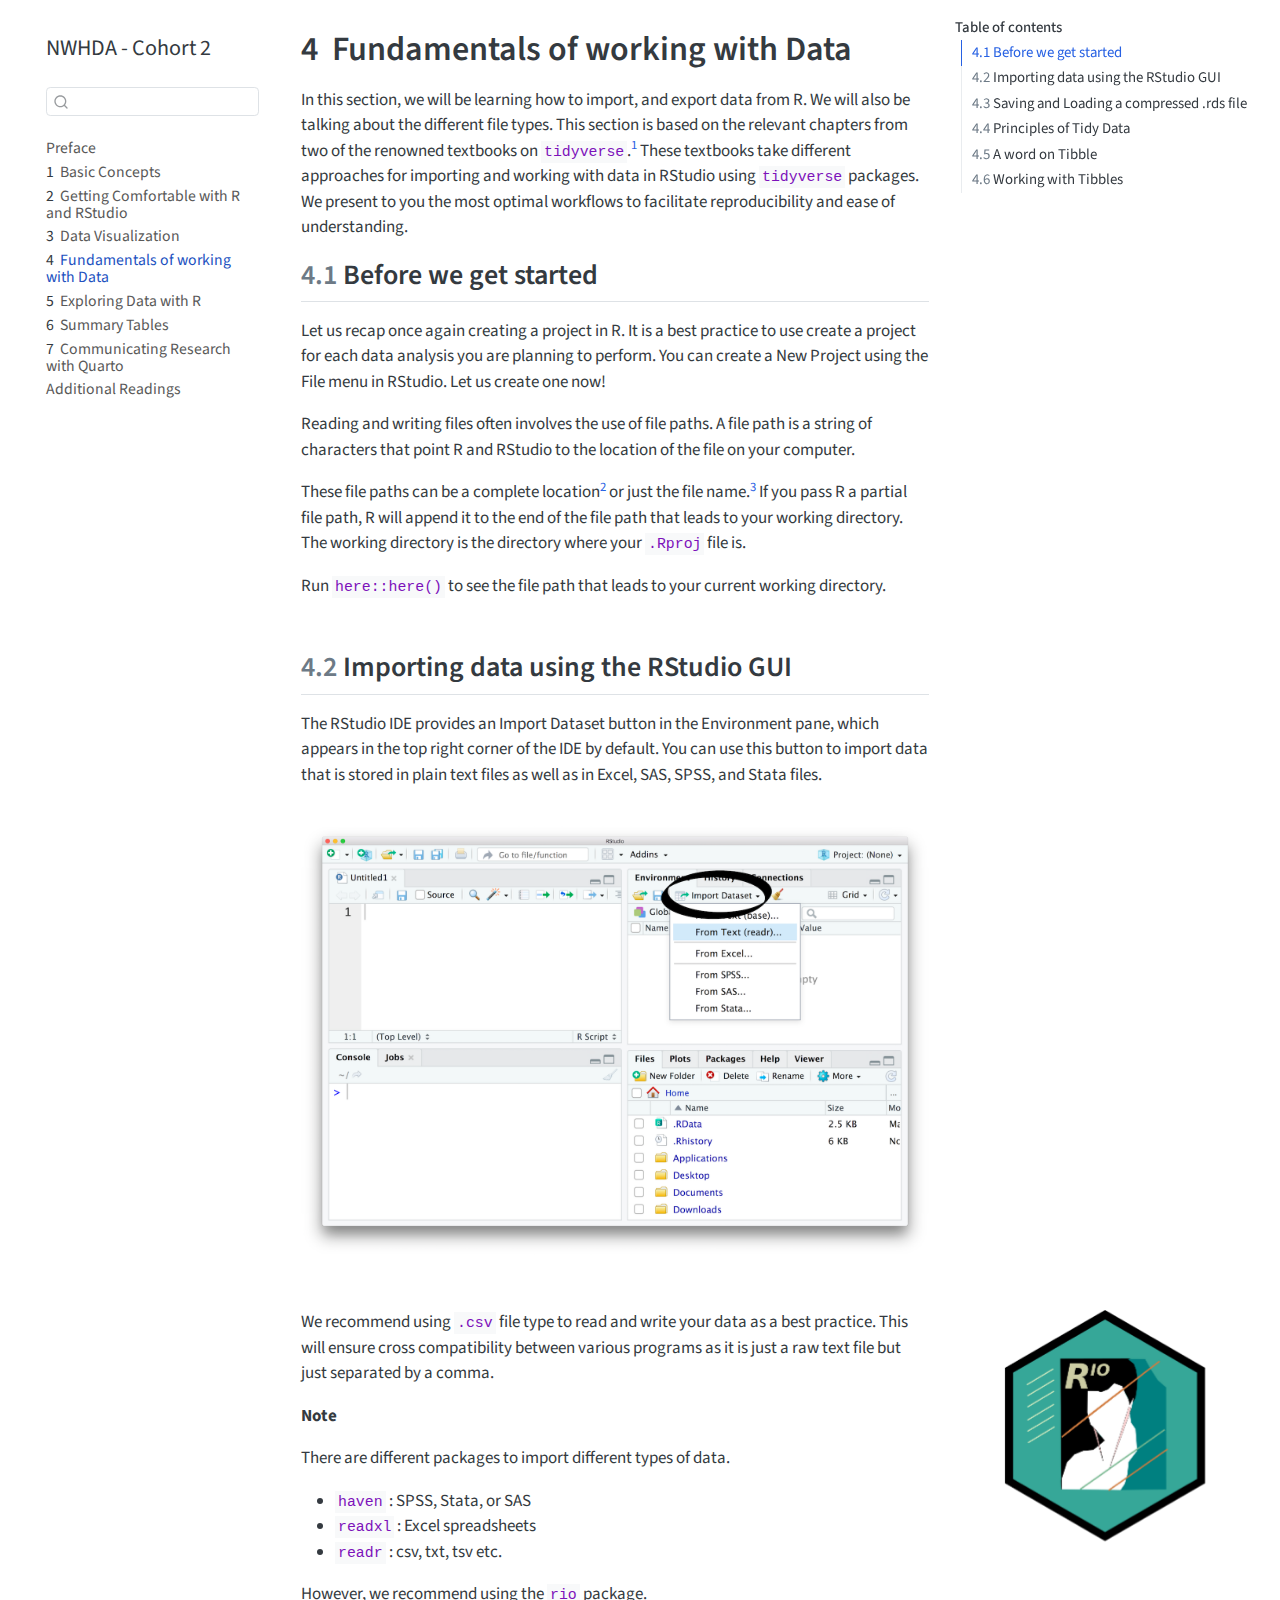
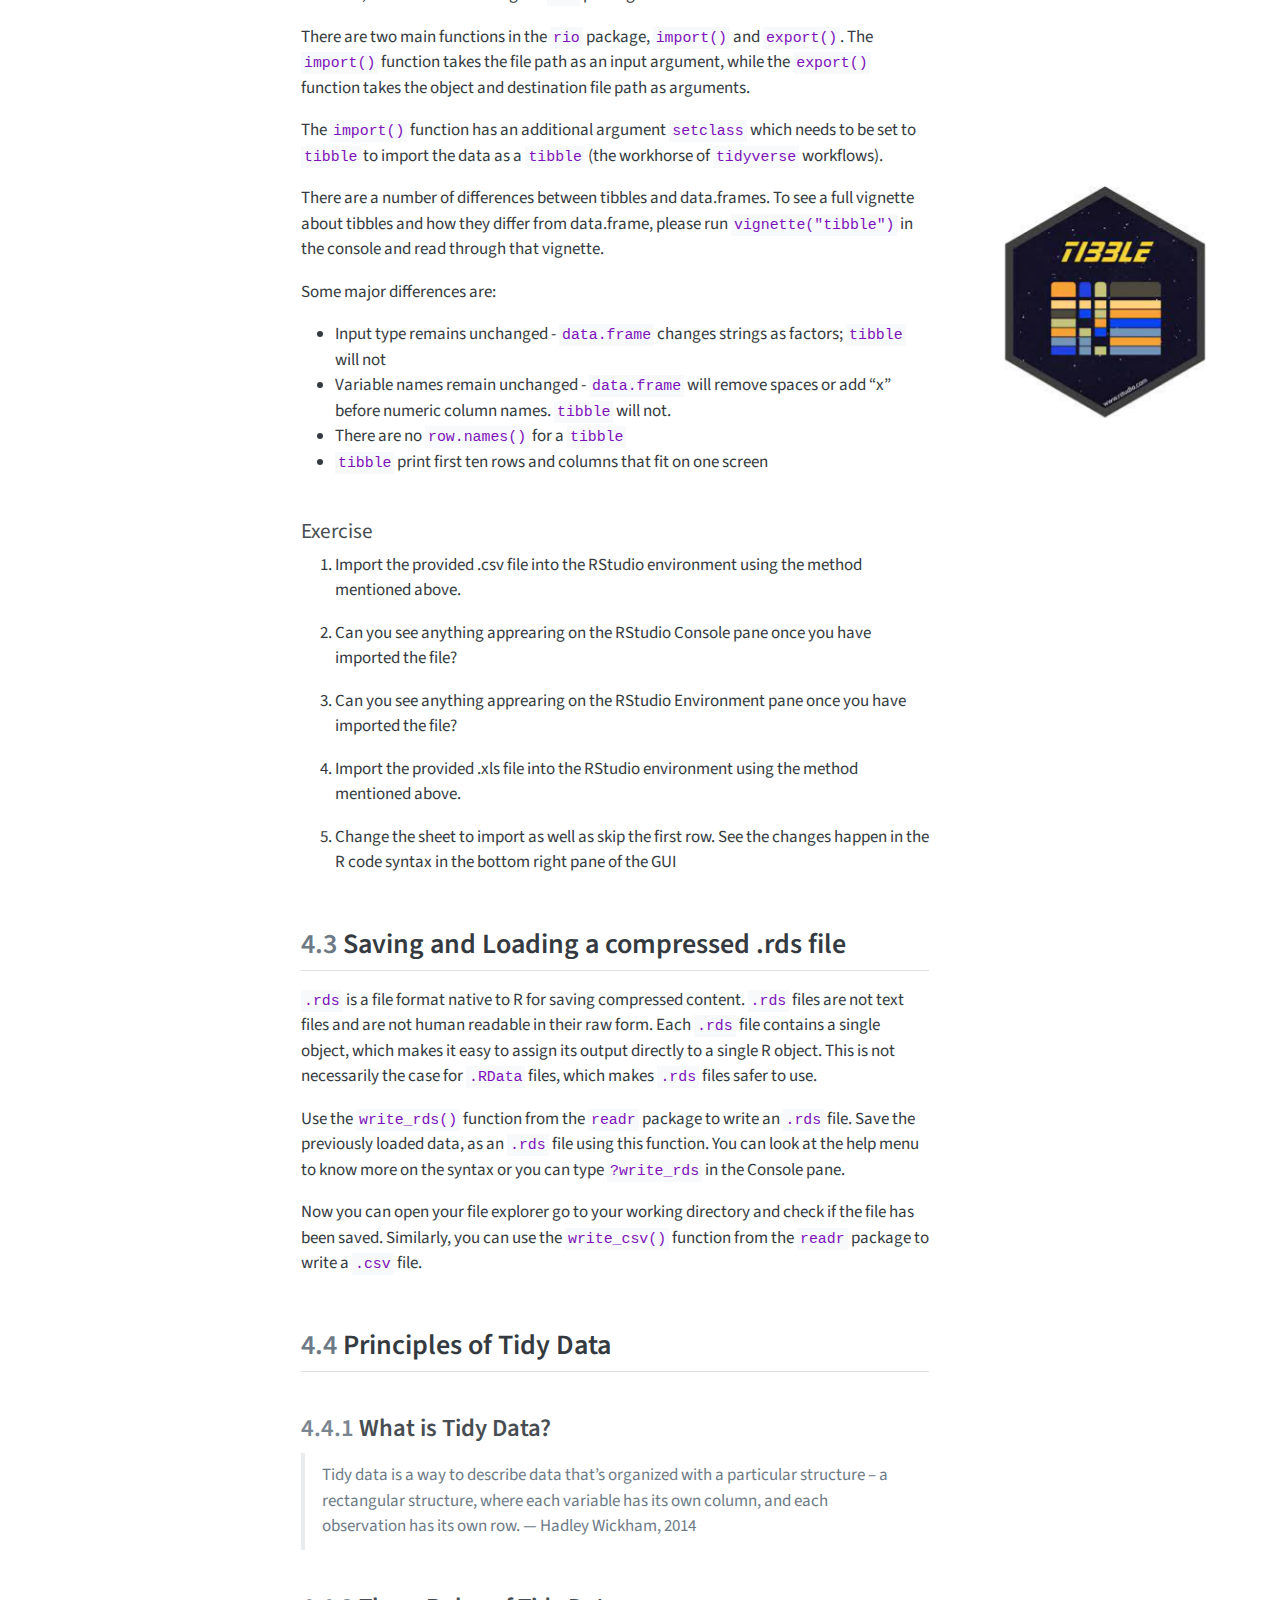
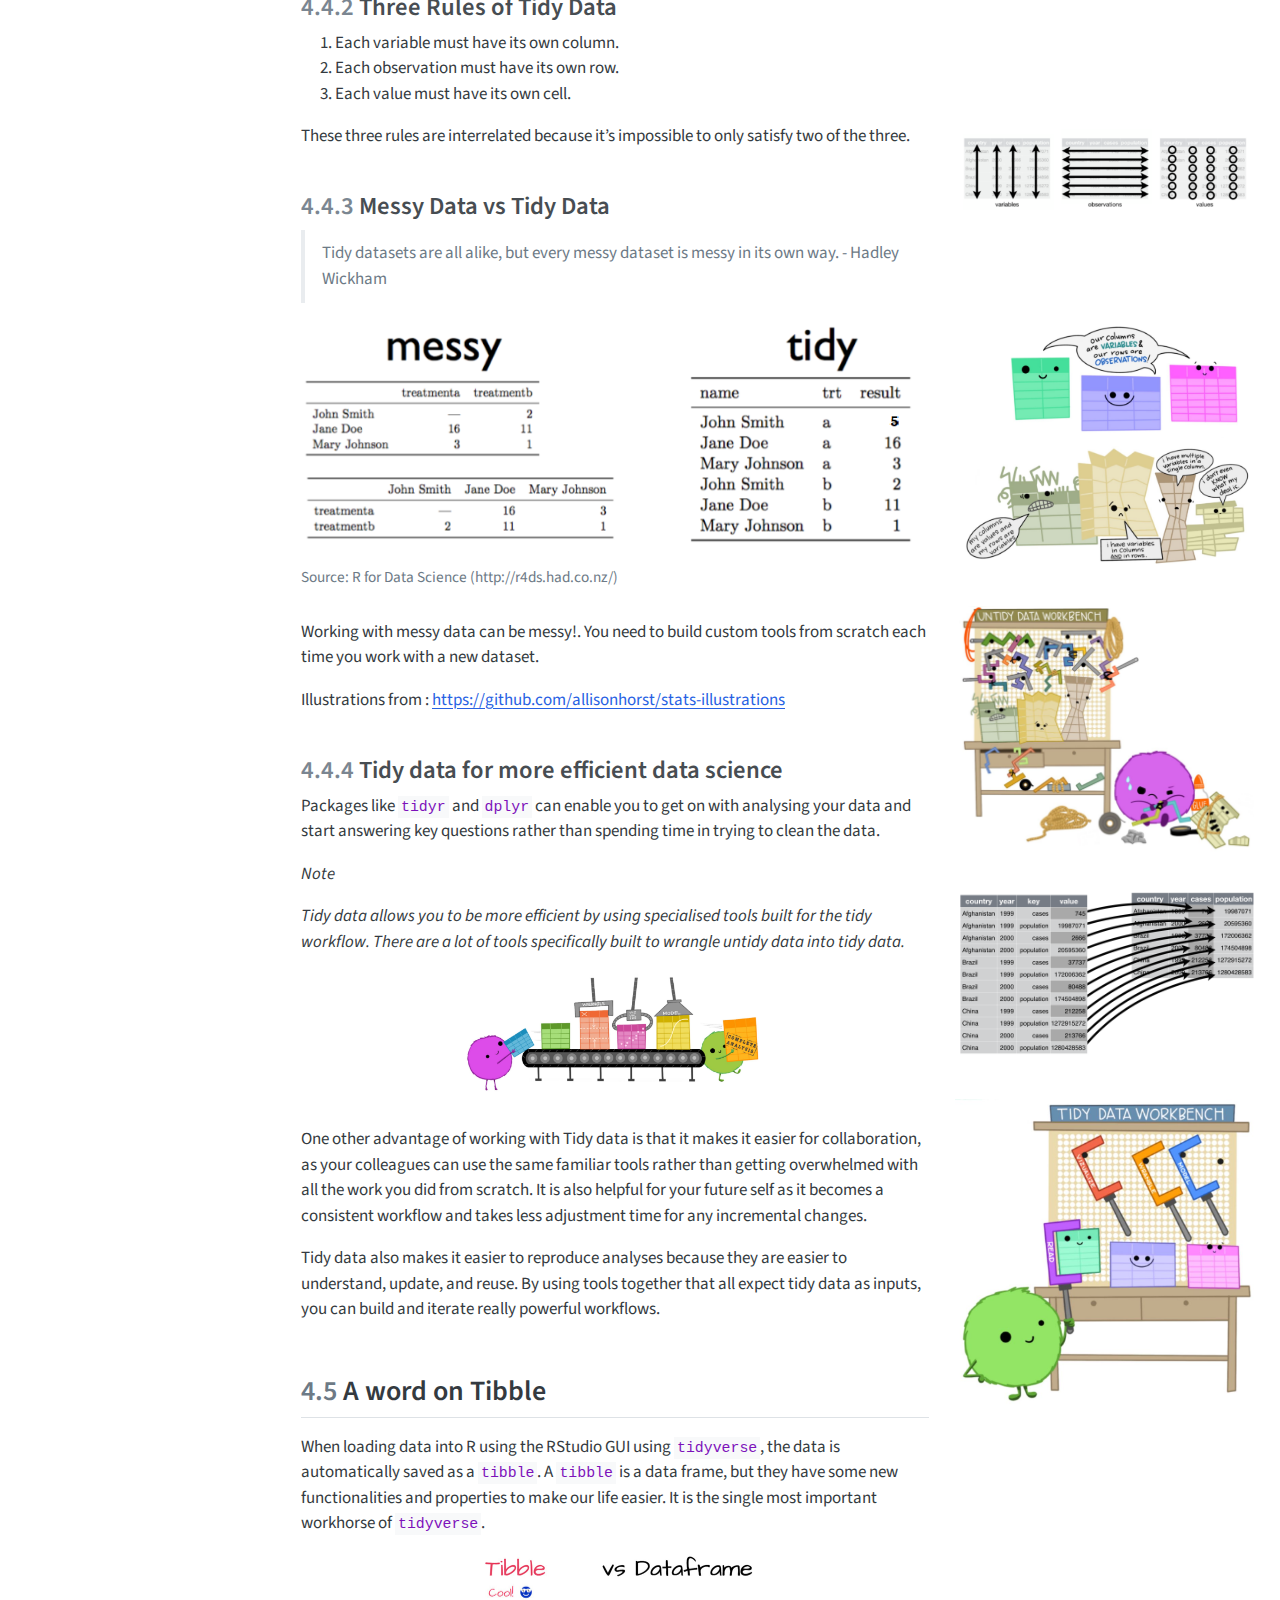
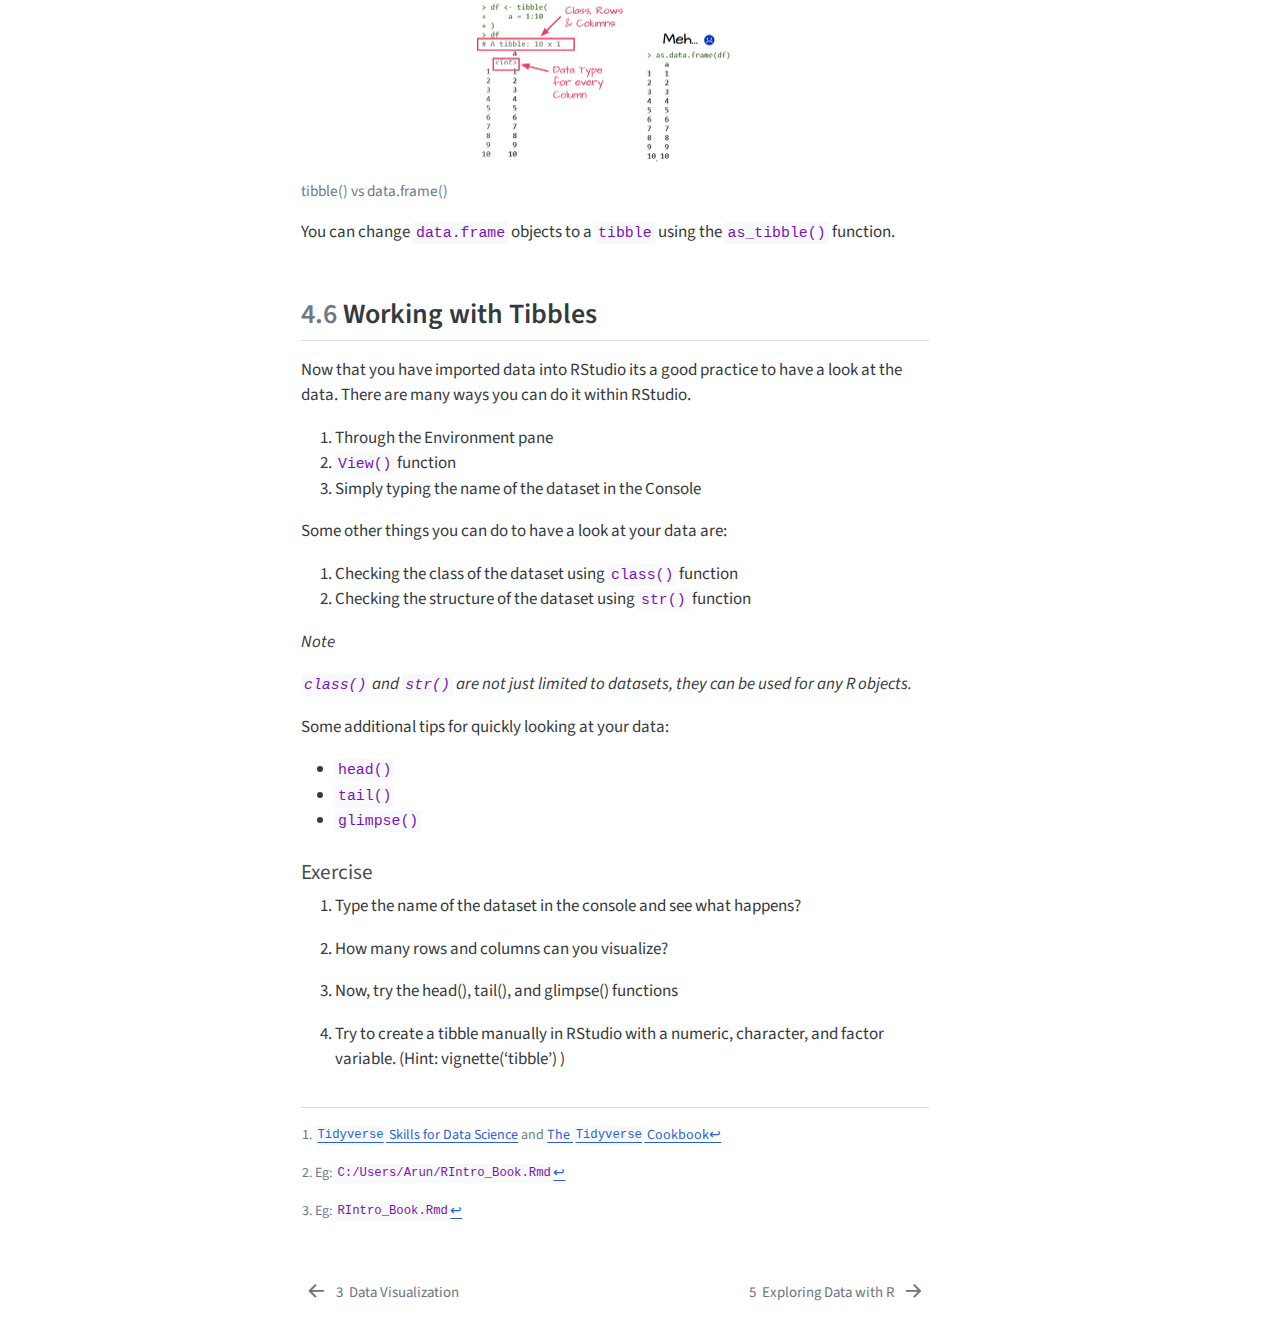
<file: docs/chapter_4_working_with_data.html>
<!DOCTYPE html>
<html xmlns="http://www.w3.org/1999/xhtml" lang="en" xml:lang="en"><head>

<meta charset="utf-8">
<meta name="generator" content="quarto-1.4.529">

<meta name="viewport" content="width=device-width, initial-scale=1.0, user-scalable=yes">


<title>NWHDA - Cohort 2 - 4&nbsp; Fundamentals of working with Data</title>
<style>
code{white-space: pre-wrap;}
span.smallcaps{font-variant: small-caps;}
div.columns{display: flex; gap: min(4vw, 1.5em);}
div.column{flex: auto; overflow-x: auto;}
div.hanging-indent{margin-left: 1.5em; text-indent: -1.5em;}
ul.task-list{list-style: none;}
ul.task-list li input[type="checkbox"] {
  width: 0.8em;
  margin: 0 0.8em 0.2em -1em; /* quarto-specific, see https://github.com/quarto-dev/quarto-cli/issues/4556 */ 
  vertical-align: middle;
}
</style>


<script src="site_libs/quarto-nav/quarto-nav.js"></script>
<script src="site_libs/quarto-nav/headroom.min.js"></script>
<script src="site_libs/clipboard/clipboard.min.js"></script>
<script src="site_libs/quarto-search/autocomplete.umd.js"></script>
<script src="site_libs/quarto-search/fuse.min.js"></script>
<script src="site_libs/quarto-search/quarto-search.js"></script>
<meta name="quarto:offset" content="./">
<link href="./chapter_5_exploring_data.html" rel="next">
<link href="./chapter_3_visualisation.html" rel="prev">
<script src="site_libs/quarto-html/quarto.js"></script>
<script src="site_libs/quarto-html/popper.min.js"></script>
<script src="site_libs/quarto-html/tippy.umd.min.js"></script>
<script src="site_libs/quarto-html/anchor.min.js"></script>
<link href="site_libs/quarto-html/tippy.css" rel="stylesheet">
<link href="site_libs/quarto-html/quarto-syntax-highlighting.css" rel="stylesheet" id="quarto-text-highlighting-styles">
<script src="site_libs/bootstrap/bootstrap.min.js"></script>
<link href="site_libs/bootstrap/bootstrap-icons.css" rel="stylesheet">
<link href="site_libs/bootstrap/bootstrap.min.css" rel="stylesheet" id="quarto-bootstrap" data-mode="light">
<script id="quarto-search-options" type="application/json">{
  "location": "sidebar",
  "copy-button": false,
  "collapse-after": 3,
  "panel-placement": "start",
  "type": "textbox",
  "limit": 50,
  "keyboard-shortcut": [
    "f",
    "/",
    "s"
  ],
  "show-item-context": false,
  "language": {
    "search-no-results-text": "No results",
    "search-matching-documents-text": "matching documents",
    "search-copy-link-title": "Copy link to search",
    "search-hide-matches-text": "Hide additional matches",
    "search-more-match-text": "more match in this document",
    "search-more-matches-text": "more matches in this document",
    "search-clear-button-title": "Clear",
    "search-text-placeholder": "",
    "search-detached-cancel-button-title": "Cancel",
    "search-submit-button-title": "Submit",
    "search-label": "Search"
  }
}</script>


</head>

<body class="nav-sidebar floating slimcontent">

<div id="quarto-search-results"></div>
  <header id="quarto-header" class="headroom fixed-top">
  <nav class="quarto-secondary-nav">
    <div class="container-fluid d-flex">
      <button type="button" class="quarto-btn-toggle btn" data-bs-toggle="collapse" data-bs-target=".quarto-sidebar-collapse-item" aria-controls="quarto-sidebar" aria-expanded="false" aria-label="Toggle sidebar navigation" onclick="if (window.quartoToggleHeadroom) { window.quartoToggleHeadroom(); }">
        <i class="bi bi-layout-text-sidebar-reverse"></i>
      </button>
        <nav class="quarto-page-breadcrumbs" aria-label="breadcrumb"><ol class="breadcrumb"><li class="breadcrumb-item"><a href="./chapter_4_working_with_data.html"><span class="chapter-number">4</span>&nbsp; <span class="chapter-title">Fundamentals of working with Data</span></a></li></ol></nav>
        <a class="flex-grow-1" role="button" data-bs-toggle="collapse" data-bs-target=".quarto-sidebar-collapse-item" aria-controls="quarto-sidebar" aria-expanded="false" aria-label="Toggle sidebar navigation" onclick="if (window.quartoToggleHeadroom) { window.quartoToggleHeadroom(); }">      
        </a>
      <button type="button" class="btn quarto-search-button" aria-label="" onclick="window.quartoOpenSearch();">
        <i class="bi bi-search"></i>
      </button>
    </div>
  </nav>
</header>
<!-- content -->
<div id="quarto-content" class="quarto-container page-columns page-rows-contents page-layout-article">
<!-- sidebar -->
  <nav id="quarto-sidebar" class="sidebar collapse collapse-horizontal quarto-sidebar-collapse-item sidebar-navigation floating overflow-auto">
    <div class="pt-lg-2 mt-2 text-left sidebar-header">
    <div class="sidebar-title mb-0 py-0">
      <a href="./">NWHDA - Cohort 2</a> 
    </div>
      </div>
        <div class="mt-2 flex-shrink-0 align-items-center">
        <div class="sidebar-search">
        <div id="quarto-search" class="" title="Search"></div>
        </div>
        </div>
    <div class="sidebar-menu-container"> 
    <ul class="list-unstyled mt-1">
        <li class="sidebar-item">
  <div class="sidebar-item-container"> 
  <a href="./index.html" id="quarto-sidebar-item-1" class="sidebar-item-text sidebar-link">
 <span class="menu-text">Preface</span></a>
  </div>
</li>
        <li class="sidebar-item">
  <div class="sidebar-item-container"> 
  <a href="./chapter_1_primer.html" id="quarto-sidebar-item-2" class="sidebar-item-text sidebar-link">
 <span class="menu-text"><span class="chapter-number">1</span>&nbsp; <span class="chapter-title">Basic Concepts</span></span></a>
  </div>
</li>
        <li class="sidebar-item">
  <div class="sidebar-item-container"> 
  <a href="./chapter_2_rstudio.html" id="quarto-sidebar-item-3" class="sidebar-item-text sidebar-link">
 <span class="menu-text"><span class="chapter-number">2</span>&nbsp; <span class="chapter-title">Getting Comfortable with R and RStudio</span></span></a>
  </div>
</li>
        <li class="sidebar-item">
  <div class="sidebar-item-container"> 
  <a href="./chapter_3_visualisation.html" id="quarto-sidebar-item-4" class="sidebar-item-text sidebar-link">
 <span class="menu-text"><span class="chapter-number">3</span>&nbsp; <span class="chapter-title">Data Visualization</span></span></a>
  </div>
</li>
        <li class="sidebar-item">
  <div class="sidebar-item-container"> 
  <a href="./chapter_4_working_with_data.html" id="quarto-sidebar-item-5" class="sidebar-item-text sidebar-link active">
 <span class="menu-text"><span class="chapter-number">4</span>&nbsp; <span class="chapter-title">Fundamentals of working with Data</span></span></a>
  </div>
</li>
        <li class="sidebar-item">
  <div class="sidebar-item-container"> 
  <a href="./chapter_5_exploring_data.html" id="quarto-sidebar-item-6" class="sidebar-item-text sidebar-link">
 <span class="menu-text"><span class="chapter-number">5</span>&nbsp; <span class="chapter-title">Exploring Data with R</span></span></a>
  </div>
</li>
        <li class="sidebar-item">
  <div class="sidebar-item-container"> 
  <a href="./chapter_7_summary_tables_v2.html" id="quarto-sidebar-item-7" class="sidebar-item-text sidebar-link">
 <span class="menu-text"><span class="chapter-number">6</span>&nbsp; <span class="chapter-title">Summary Tables</span></span></a>
  </div>
</li>
        <li class="sidebar-item">
  <div class="sidebar-item-container"> 
  <a href="./chapter_8_quarto.html" id="quarto-sidebar-item-8" class="sidebar-item-text sidebar-link">
 <span class="menu-text"><span class="chapter-number">7</span>&nbsp; <span class="chapter-title">Communicating Research with Quarto</span></span></a>
  </div>
</li>
        <li class="sidebar-item">
  <div class="sidebar-item-container"> 
  <a href="./additional_materials.html" id="quarto-sidebar-item-9" class="sidebar-item-text sidebar-link">
 <span class="menu-text">Additional Readings</span></a>
  </div>
</li>
    </ul>
    </div>
</nav>
<div id="quarto-sidebar-glass" class="quarto-sidebar-collapse-item" data-bs-toggle="collapse" data-bs-target=".quarto-sidebar-collapse-item"></div>
<!-- margin-sidebar -->
    <div id="quarto-margin-sidebar" class="sidebar margin-sidebar">
        <nav id="TOC" role="doc-toc" class="toc-active">
    <h2 id="toc-title">Table of contents</h2>
   
  <ul>
  <li><a href="#before-we-get-started" id="toc-before-we-get-started" class="nav-link active" data-scroll-target="#before-we-get-started"><span class="header-section-number">4.1</span> Before we get started</a></li>
  <li><a href="#importing-data-using-the-rstudio-gui" id="toc-importing-data-using-the-rstudio-gui" class="nav-link" data-scroll-target="#importing-data-using-the-rstudio-gui"><span class="header-section-number">4.2</span> Importing data using the RStudio GUI</a></li>
  <li><a href="#saving-and-loading-a-compressed-.rds-file" id="toc-saving-and-loading-a-compressed-.rds-file" class="nav-link" data-scroll-target="#saving-and-loading-a-compressed-.rds-file"><span class="header-section-number">4.3</span> Saving and Loading a compressed .rds file</a></li>
  <li><a href="#principles-of-tidy-data" id="toc-principles-of-tidy-data" class="nav-link" data-scroll-target="#principles-of-tidy-data"><span class="header-section-number">4.4</span> Principles of Tidy Data</a>
  <ul class="collapse">
  <li><a href="#what-is-tidy-data" id="toc-what-is-tidy-data" class="nav-link" data-scroll-target="#what-is-tidy-data"><span class="header-section-number">4.4.1</span> What is Tidy Data?</a></li>
  <li><a href="#three-rules-of-tidy-data" id="toc-three-rules-of-tidy-data" class="nav-link" data-scroll-target="#three-rules-of-tidy-data"><span class="header-section-number">4.4.2</span> Three Rules of Tidy Data</a></li>
  <li><a href="#messy-data-vs-tidy-data" id="toc-messy-data-vs-tidy-data" class="nav-link" data-scroll-target="#messy-data-vs-tidy-data"><span class="header-section-number">4.4.3</span> Messy Data vs Tidy Data</a></li>
  <li><a href="#tidy-data-for-more-efficient-data-science" id="toc-tidy-data-for-more-efficient-data-science" class="nav-link" data-scroll-target="#tidy-data-for-more-efficient-data-science"><span class="header-section-number">4.4.4</span> Tidy data for more efficient data science</a></li>
  </ul></li>
  <li><a href="#a-word-on-tibble" id="toc-a-word-on-tibble" class="nav-link" data-scroll-target="#a-word-on-tibble"><span class="header-section-number">4.5</span> A word on Tibble</a></li>
  <li><a href="#working-with-tibbles" id="toc-working-with-tibbles" class="nav-link" data-scroll-target="#working-with-tibbles"><span class="header-section-number">4.6</span> Working with Tibbles</a></li>
  </ul>
</nav>
    </div>
<!-- main -->
<main class="content page-columns page-full" id="quarto-document-content">

<header id="title-block-header" class="quarto-title-block default">
<div class="quarto-title">
<h1 class="title"><span class="chapter-number">4</span>&nbsp; <span class="chapter-title">Fundamentals of working with Data</span></h1>
</div>



<div class="quarto-title-meta">

    
  
    
  </div>
  


</header>


<p>In this section, we will be learning how to import, and export data from R. We will also be talking about the different file types. This section is based on the relevant chapters from two of the renowned textbooks on <code>tidyverse</code>.<a href="#fn1" class="footnote-ref" id="fnref1" role="doc-noteref"><sup>1</sup></a> These textbooks take different approaches for importing and working with data in RStudio using <code>tidyverse</code> packages. We present to you the most optimal workflows to facilitate reproducibility and ease of understanding.</p>
<section id="before-we-get-started" class="level2" data-number="4.1">
<h2 data-number="4.1" class="anchored" data-anchor-id="before-we-get-started"><span class="header-section-number">4.1</span> Before we get started</h2>
<p>Let us recap once again creating a project in R. It is a best practice to use create a project for each data analysis you are planning to perform. You can create a New Project using the File menu in RStudio. Let us create one now!</p>
<p>Reading and writing files often involves the use of file paths. A file path is a string of characters that point R and RStudio to the location of the file on your computer.</p>
<p>These file paths can be a complete location<a href="#fn2" class="footnote-ref" id="fnref2" role="doc-noteref"><sup>2</sup></a> or just the file name.<a href="#fn3" class="footnote-ref" id="fnref3" role="doc-noteref"><sup>3</sup></a> If you pass R a partial file path, R will append it to the end of the file path that leads to your working directory. The working directory is the directory where your <code>.Rproj</code> file is.</p>
<p>Run <code>here::here()</code> to see the file path that leads to your current working directory.</p>
</section>
<section id="importing-data-using-the-rstudio-gui" class="level2 page-columns page-full" data-number="4.2">
<h2 data-number="4.2" class="anchored" data-anchor-id="importing-data-using-the-rstudio-gui"><span class="header-section-number">4.2</span> Importing data using the RStudio GUI</h2>
<p>The RStudio IDE provides an Import Dataset button in the Environment pane, which appears in the top right corner of the IDE by default. You can use this button to import data that is stored in plain text files as well as in Excel, SAS, SPSS, and Stata files.</p>
<div class="quarto-figure quarto-figure-center">
<figure class="figure">
<p><img src="images/import_dataset_1.png" class="img-fluid quarto-figure quarto-figure-center figure-img"></p>
</figure>
</div>
<p>We recommend using <code>.csv</code> file type to read and write your data as a best practice. This will ensure cross compatibility between various programs as it is just a raw text file but just separated by a comma.</p>

<div class="no-row-height column-margin column-container"><div class="">
<div class="quarto-figure quarto-figure-center">
<figure class="figure">
<p><img src="images/rio_hex.png" class="img-fluid quarto-figure quarto-figure-center figure-img" width="200"></p>
</figure>
</div>
</div></div><p><strong>Note</strong></p>
<p>There are different packages to import different types of data.</p>
<ul>
<li><code>haven</code> : SPSS, Stata, or SAS</li>
<li><code>readxl</code> : Excel spreadsheets</li>
<li><code>readr</code> : csv, txt, tsv etc.</li>
</ul>
<p>However, we recommend using the <code>rio</code> package.</p>
<p>There are two main functions in the <code>rio</code> package, <code>import()</code> and <code>export()</code>. The <code>import()</code> function takes the file path as an input argument, while the <code>export()</code> function takes the object and destination file path as arguments.</p>
<p>The <code>import()</code> function has an additional argument <code>setclass</code> which needs to be set to <code>tibble</code> to import the data as a <code>tibble</code> (the workhorse of <code>tidyverse</code> workflows).</p>
<p>There are a number of differences between tibbles and data.frames. To see a full vignette about tibbles and how they differ from data.frame, please run <code>vignette("tibble")</code> in the console and read through that vignette.</p>

<div class="no-row-height column-margin column-container"><div class="">
<div class="quarto-figure quarto-figure-center">
<figure class="figure">
<p><img src="images/tibble.jpg" class="img-fluid quarto-figure quarto-figure-center figure-img" width="200"></p>
</figure>
</div>
</div></div><p>Some major differences are:</p>
<ul>
<li>Input type remains unchanged - <code>data.frame</code> changes strings as factors; <code>tibble</code> will not</li>
<li>Variable names remain unchanged - <code>data.frame</code> will remove spaces or add “x” before numeric column names. <code>tibble</code> will not.</li>
<li>There are no <code>row.names()</code> for a <code>tibble</code></li>
<li><code>tibble</code> print first ten rows and columns that fit on one screen</li>
</ul>
<section id="exercise" class="level4 unnumbered">
<h4 class="unnumbered anchored" data-anchor-id="exercise">Exercise</h4>
<ol type="1">
<li><p>Import the provided .csv file into the RStudio environment using the method mentioned above.</p></li>
<li><p>Can you see anything apprearing on the RStudio Console pane once you have imported the file?</p></li>
<li><p>Can you see anything apprearing on the RStudio Environment pane once you have imported the file?</p></li>
<li><p>Import the provided .xls file into the RStudio environment using the method mentioned above.</p></li>
<li><p>Change the sheet to import as well as skip the first row. See the changes happen in the R code syntax in the bottom right pane of the GUI</p></li>
</ol>
</section>
</section>
<section id="saving-and-loading-a-compressed-.rds-file" class="level2" data-number="4.3">
<h2 data-number="4.3" class="anchored" data-anchor-id="saving-and-loading-a-compressed-.rds-file"><span class="header-section-number">4.3</span> Saving and Loading a compressed .rds file</h2>
<p><code>.rds</code> is a file format native to R for saving compressed content. <code>.rds</code> files are not text files and are not human readable in their raw form. Each <code>.rds</code> file contains a single object, which makes it easy to assign its output directly to a single R object. This is not necessarily the case for <code>.RData</code> files, which makes <code>.rds</code> files safer to use.</p>
<p>Use the <code>write_rds()</code> function from the <code>readr</code> package to write an <code>.rds</code> file. Save the previously loaded data, as an <code>.rds</code> file using this function. You can look at the help menu to know more on the syntax or you can type <code>?write_rds</code> in the Console pane.</p>
<p>Now you can open your file explorer go to your working directory and check if the file has been saved. Similarly, you can use the <code>write_csv()</code> function from the <code>readr</code> package to write a <code>.csv</code> file.</p>
</section>
<section id="principles-of-tidy-data" class="level2 page-columns page-full" data-number="4.4">
<h2 data-number="4.4" class="anchored" data-anchor-id="principles-of-tidy-data"><span class="header-section-number">4.4</span> Principles of Tidy Data</h2>
<section id="what-is-tidy-data" class="level3" data-number="4.4.1">
<h3 data-number="4.4.1" class="anchored" data-anchor-id="what-is-tidy-data"><span class="header-section-number">4.4.1</span> What is Tidy Data?</h3>
<blockquote class="blockquote">
<p>Tidy data is a way to describe data that’s organized with a particular structure – a rectangular structure, where each variable has its own column, and each observation has its own row. — Hadley Wickham, 2014</p>
</blockquote>
</section>
<section id="three-rules-of-tidy-data" class="level3 page-columns page-full" data-number="4.4.2">
<h3 data-number="4.4.2" class="anchored" data-anchor-id="three-rules-of-tidy-data"><span class="header-section-number">4.4.2</span> Three Rules of Tidy Data</h3>
<ol type="1">
<li>Each variable must have its own column.</li>
<li>Each observation must have its own row.</li>
<li>Each value must have its own cell.</li>
</ol>
<p>These three rules are interrelated because it’s impossible to only satisfy two of the three.</p>

<div class="no-row-height column-margin column-container"><div class="">
<div class="quarto-figure quarto-figure-center">
<figure class="figure">
<p><img src="images/tidy-1.png" class="img-fluid quarto-figure quarto-figure-center figure-img"></p>
</figure>
</div>
</div></div></section>
<section id="messy-data-vs-tidy-data" class="level3 page-columns page-full" data-number="4.4.3">
<h3 data-number="4.4.3" class="anchored" data-anchor-id="messy-data-vs-tidy-data"><span class="header-section-number">4.4.3</span> Messy Data vs Tidy Data</h3>
<blockquote class="blockquote">
<p>Tidy datasets are all alike, but every messy dataset is messy in its own way. - Hadley Wickham</p>
</blockquote>
<div class="img-fluid quarto-figure quarto-figure-center">
<figure class="figure">
<p><img src="images/messy_tidy.png" class="img-fluid quarto-figure quarto-figure-center figure-img"></p>
<figcaption>Source: R for Data Science (http://r4ds.had.co.nz/)</figcaption>
</figure>
</div>

<div class="no-row-height column-margin column-container"><div class="">
<div class="quarto-figure quarto-figure-center">
<figure class="figure">
<p><img src="images/tidy_messy.JPG" class="img-fluid quarto-figure quarto-figure-center figure-img"></p>
</figure>
</div>
</div></div><div style="page-break-after: always;"></div>

<div class="no-row-height column-margin column-container"><div class="">
<div class="quarto-figure quarto-figure-center">
<figure class="figure">
<p><img src="images/untidy_tools.JPG" class="img-fluid quarto-figure quarto-figure-center figure-img"></p>
</figure>
</div>
</div></div><p>Working with messy data can be messy!. You need to build custom tools from scratch each time you work with a new dataset.</p>
<p>Illustrations from : <a href="https://github.com/allisonhorst/stats-illustrations" class="uri">https://github.com/allisonhorst/stats-illustrations</a></p>
</section>
<section id="tidy-data-for-more-efficient-data-science" class="level3 page-columns page-full" data-number="4.4.4">
<h3 data-number="4.4.4" class="anchored" data-anchor-id="tidy-data-for-more-efficient-data-science"><span class="header-section-number">4.4.4</span> Tidy data for more efficient data science</h3>
<p>Packages like <code>tidyr</code> and <code>dplyr</code> can enable you to get on with analysing your data and start answering key questions rather than spending time in trying to clean the data.</p>

<div class="no-row-height column-margin column-container"><div class="">
<div class="quarto-figure quarto-figure-center">
<figure class="figure">
<p><img src="images/tidy-2.png" class="img-fluid quarto-figure quarto-figure-center figure-img"></p>
</figure>
</div>
</div><div class="">
<div class="quarto-figure quarto-figure-center">
<figure class="figure">
<p><img src="images/tidy_tools_1.JPG" class="img-fluid quarto-figure quarto-figure-center figure-img"></p>
</figure>
</div>
</div></div>
<p><em>Note</em></p>
<p><em>Tidy data allows you to be more efficient by using specialised tools built for the tidy workflow. There are a lot of tools specifically built to wrangle untidy data into tidy data.</em></p>
<div class="quarto-figure quarto-figure-center">
<figure class="figure">
<p><img src="images/tidy_workflow.JPG" class="img-fluid quarto-figure quarto-figure-center figure-img" width="300"></p>
</figure>
</div>
<p>One other advantage of working with Tidy data is that it makes it easier for collaboration, as your colleagues can use the same familiar tools rather than getting overwhelmed with all the work you did from scratch. It is also helpful for your future self as it becomes a consistent workflow and takes less adjustment time for any incremental changes.</p>
<p>Tidy data also makes it easier to reproduce analyses because they are easier to understand, update, and reuse. By using tools together that all expect tidy data as inputs, you can build and iterate really powerful workflows.</p>
</section>
</section>
<section id="a-word-on-tibble" class="level2" data-number="4.5">
<h2 data-number="4.5" class="anchored" data-anchor-id="a-word-on-tibble"><span class="header-section-number">4.5</span> A word on Tibble</h2>
<p>When loading data into R using the RStudio GUI using <code>tidyverse</code>, the data is automatically saved as a <code>tibble</code>. A <code>tibble</code> is a data frame, but they have some new functionalities and properties to make our life easier. It is the single most important workhorse of <code>tidyverse</code>.</p>
<div class="img-fluid quarto-figure quarto-figure-center">
<figure class="figure">
<p><img src="images/tibble_1.jpg" class="img-fluid quarto-figure quarto-figure-center figure-img" width="300"></p>
<figcaption>tibble() vs data.frame()</figcaption>
</figure>
</div>
<p>You can change <code>data.frame</code> objects to a <code>tibble</code> using the <code>as_tibble()</code> function.</p>
</section>
<section id="working-with-tibbles" class="level2" data-number="4.6">
<h2 data-number="4.6" class="anchored" data-anchor-id="working-with-tibbles"><span class="header-section-number">4.6</span> Working with Tibbles</h2>
<p>Now that you have imported data into RStudio its a good practice to have a look at the data. There are many ways you can do it within RStudio.</p>
<ol type="1">
<li>Through the Environment pane</li>
<li><code>View()</code> function</li>
<li>Simply typing the name of the dataset in the Console</li>
</ol>
<p>Some other things you can do to have a look at your data are:</p>
<ol type="1">
<li>Checking the class of the dataset using <code>class()</code> function</li>
<li>Checking the structure of the dataset using <code>str()</code> function</li>
</ol>
<p><em>Note</em></p>
<p><em><code>class()</code> and <code>str()</code> are not just limited to datasets, they can be used for any R objects.</em></p>
<p>Some additional tips for quickly looking at your data:</p>
<ul>
<li><code>head()</code></li>
<li><code>tail()</code></li>
<li><code>glimpse()</code></li>
</ul>
<section id="exercise-1" class="level4 unnumbered">
<h4 class="unnumbered anchored" data-anchor-id="exercise-1">Exercise</h4>
<ol type="1">
<li><p>Type the name of the dataset in the console and see what happens?</p></li>
<li><p>How many rows and columns can you visualize?</p></li>
<li><p>Now, try the head(), tail(), and glimpse() functions</p></li>
<li><p>Try to create a tibble manually in RStudio with a numeric, character, and factor variable. (Hint: vignette(‘tibble’) )</p></li>
</ol>


</section>
</section>
<aside id="footnotes" class="footnotes footnotes-end-of-document" role="doc-endnotes">
<hr>
<ol>
<li id="fn1"><p><a href="https://jhudatascience.org/tidyversecourse/get-data.html"><code>Tidyverse</code> Skills for Data Science</a> and <a href="https://rstudio-education.github.io/tidyverse-cookbook/import.html">The <code>Tidyverse</code> Cookbook</a><a href="#fnref1" class="footnote-back" role="doc-backlink">↩︎</a></p></li>
<li id="fn2"><p>Eg: <code>C:/Users/Arun/RIntro_Book.Rmd</code><a href="#fnref2" class="footnote-back" role="doc-backlink">↩︎</a></p></li>
<li id="fn3"><p>Eg: <code>RIntro_Book.Rmd</code><a href="#fnref3" class="footnote-back" role="doc-backlink">↩︎</a></p></li>
</ol>
</aside>

</main> <!-- /main -->
<script id="quarto-html-after-body" type="application/javascript">
window.document.addEventListener("DOMContentLoaded", function (event) {
  const toggleBodyColorMode = (bsSheetEl) => {
    const mode = bsSheetEl.getAttribute("data-mode");
    const bodyEl = window.document.querySelector("body");
    if (mode === "dark") {
      bodyEl.classList.add("quarto-dark");
      bodyEl.classList.remove("quarto-light");
    } else {
      bodyEl.classList.add("quarto-light");
      bodyEl.classList.remove("quarto-dark");
    }
  }
  const toggleBodyColorPrimary = () => {
    const bsSheetEl = window.document.querySelector("link#quarto-bootstrap");
    if (bsSheetEl) {
      toggleBodyColorMode(bsSheetEl);
    }
  }
  toggleBodyColorPrimary();  
  const icon = "";
  const anchorJS = new window.AnchorJS();
  anchorJS.options = {
    placement: 'right',
    icon: icon
  };
  anchorJS.add('.anchored');
  const isCodeAnnotation = (el) => {
    for (const clz of el.classList) {
      if (clz.startsWith('code-annotation-')) {                     
        return true;
      }
    }
    return false;
  }
  const clipboard = new window.ClipboardJS('.code-copy-button', {
    text: function(trigger) {
      const codeEl = trigger.previousElementSibling.cloneNode(true);
      for (const childEl of codeEl.children) {
        if (isCodeAnnotation(childEl)) {
          childEl.remove();
        }
      }
      return codeEl.innerText;
    }
  });
  clipboard.on('success', function(e) {
    // button target
    const button = e.trigger;
    // don't keep focus
    button.blur();
    // flash "checked"
    button.classList.add('code-copy-button-checked');
    var currentTitle = button.getAttribute("title");
    button.setAttribute("title", "Copied!");
    let tooltip;
    if (window.bootstrap) {
      button.setAttribute("data-bs-toggle", "tooltip");
      button.setAttribute("data-bs-placement", "left");
      button.setAttribute("data-bs-title", "Copied!");
      tooltip = new bootstrap.Tooltip(button, 
        { trigger: "manual", 
          customClass: "code-copy-button-tooltip",
          offset: [0, -8]});
      tooltip.show();    
    }
    setTimeout(function() {
      if (tooltip) {
        tooltip.hide();
        button.removeAttribute("data-bs-title");
        button.removeAttribute("data-bs-toggle");
        button.removeAttribute("data-bs-placement");
      }
      button.setAttribute("title", currentTitle);
      button.classList.remove('code-copy-button-checked');
    }, 1000);
    // clear code selection
    e.clearSelection();
  });
  function tippyHover(el, contentFn, onTriggerFn, onUntriggerFn) {
    const config = {
      allowHTML: true,
      maxWidth: 500,
      delay: 100,
      arrow: false,
      appendTo: function(el) {
          return el.parentElement;
      },
      interactive: true,
      interactiveBorder: 10,
      theme: 'quarto',
      placement: 'bottom-start',
    };
    if (contentFn) {
      config.content = contentFn;
    }
    if (onTriggerFn) {
      config.onTrigger = onTriggerFn;
    }
    if (onUntriggerFn) {
      config.onUntrigger = onUntriggerFn;
    }
    window.tippy(el, config); 
  }
  const noterefs = window.document.querySelectorAll('a[role="doc-noteref"]');
  for (var i=0; i<noterefs.length; i++) {
    const ref = noterefs[i];
    tippyHover(ref, function() {
      // use id or data attribute instead here
      let href = ref.getAttribute('data-footnote-href') || ref.getAttribute('href');
      try { href = new URL(href).hash; } catch {}
      const id = href.replace(/^#\/?/, "");
      const note = window.document.getElementById(id);
      return note.innerHTML;
    });
  }
  const xrefs = window.document.querySelectorAll('a.quarto-xref');
  const processXRef = (id, note) => {
    // Strip column container classes
    const stripColumnClz = (el) => {
      el.classList.remove("page-full", "page-columns");
      if (el.children) {
        for (const child of el.children) {
          stripColumnClz(child);
        }
      }
    }
    stripColumnClz(note)
    if (id === null || id.startsWith('sec-')) {
      // Special case sections, only their first couple elements
      const container = document.createElement("div");
      if (note.children && note.children.length > 2) {
        container.appendChild(note.children[0].cloneNode(true));
        for (let i = 1; i < note.children.length; i++) {
          const child = note.children[i];
          if (child.tagName === "P" && child.innerText === "") {
            continue;
          } else {
            container.appendChild(child.cloneNode(true));
            break;
          }
        }
        if (window.Quarto?.typesetMath) {
          window.Quarto.typesetMath(container);
        }
        return container.innerHTML
      } else {
        if (window.Quarto?.typesetMath) {
          window.Quarto.typesetMath(note);
        }
        return note.innerHTML;
      }
    } else {
      // Remove any anchor links if they are present
      const anchorLink = note.querySelector('a.anchorjs-link');
      if (anchorLink) {
        anchorLink.remove();
      }
      if (window.Quarto?.typesetMath) {
        window.Quarto.typesetMath(note);
      }
      return note.innerHTML;
    }
  }
  for (var i=0; i<xrefs.length; i++) {
    const xref = xrefs[i];
    tippyHover(xref, undefined, function(instance) {
      instance.disable();
      let url = xref.getAttribute('href');
      let hash = undefined; 
      if (url.startsWith('#')) {
        hash = url;
      } else {
        try { hash = new URL(url).hash; } catch {}
      }
      if (hash) {
        const id = hash.replace(/^#\/?/, "");
        const note = window.document.getElementById(id);
        if (note !== null) {
          try {
            const html = processXRef(id, note.cloneNode(true));
            instance.setContent(html);
          } finally {
            instance.enable();
            instance.show();
          }
        } else {
          // See if we can fetch this
          fetch(url.split('#')[0])
          .then(res => res.text())
          .then(html => {
            const parser = new DOMParser();
            const htmlDoc = parser.parseFromString(html, "text/html");
            const note = htmlDoc.getElementById(id);
            if (note !== null) {
              const html = processXRef(id, note);
              instance.setContent(html);
            } 
          }).finally(() => {
            instance.enable();
            instance.show();
          });
        }
      } else {
        // See if we can fetch a full url (with no hash to target)
        // This is a special case and we should probably do some content thinning / targeting
        fetch(url)
        .then(res => res.text())
        .then(html => {
          const parser = new DOMParser();
          const htmlDoc = parser.parseFromString(html, "text/html");
          const note = htmlDoc.querySelector('main.content');
          if (note !== null) {
            // This should only happen for chapter cross references
            // (since there is no id in the URL)
            // remove the first header
            if (note.children.length > 0 && note.children[0].tagName === "HEADER") {
              note.children[0].remove();
            }
            const html = processXRef(null, note);
            instance.setContent(html);
          } 
        }).finally(() => {
          instance.enable();
          instance.show();
        });
      }
    }, function(instance) {
    });
  }
      let selectedAnnoteEl;
      const selectorForAnnotation = ( cell, annotation) => {
        let cellAttr = 'data-code-cell="' + cell + '"';
        let lineAttr = 'data-code-annotation="' +  annotation + '"';
        const selector = 'span[' + cellAttr + '][' + lineAttr + ']';
        return selector;
      }
      const selectCodeLines = (annoteEl) => {
        const doc = window.document;
        const targetCell = annoteEl.getAttribute("data-target-cell");
        const targetAnnotation = annoteEl.getAttribute("data-target-annotation");
        const annoteSpan = window.document.querySelector(selectorForAnnotation(targetCell, targetAnnotation));
        const lines = annoteSpan.getAttribute("data-code-lines").split(",");
        const lineIds = lines.map((line) => {
          return targetCell + "-" + line;
        })
        let top = null;
        let height = null;
        let parent = null;
        if (lineIds.length > 0) {
            //compute the position of the single el (top and bottom and make a div)
            const el = window.document.getElementById(lineIds[0]);
            top = el.offsetTop;
            height = el.offsetHeight;
            parent = el.parentElement.parentElement;
          if (lineIds.length > 1) {
            const lastEl = window.document.getElementById(lineIds[lineIds.length - 1]);
            const bottom = lastEl.offsetTop + lastEl.offsetHeight;
            height = bottom - top;
          }
          if (top !== null && height !== null && parent !== null) {
            // cook up a div (if necessary) and position it 
            let div = window.document.getElementById("code-annotation-line-highlight");
            if (div === null) {
              div = window.document.createElement("div");
              div.setAttribute("id", "code-annotation-line-highlight");
              div.style.position = 'absolute';
              parent.appendChild(div);
            }
            div.style.top = top - 2 + "px";
            div.style.height = height + 4 + "px";
            div.style.left = 0;
            let gutterDiv = window.document.getElementById("code-annotation-line-highlight-gutter");
            if (gutterDiv === null) {
              gutterDiv = window.document.createElement("div");
              gutterDiv.setAttribute("id", "code-annotation-line-highlight-gutter");
              gutterDiv.style.position = 'absolute';
              const codeCell = window.document.getElementById(targetCell);
              const gutter = codeCell.querySelector('.code-annotation-gutter');
              gutter.appendChild(gutterDiv);
            }
            gutterDiv.style.top = top - 2 + "px";
            gutterDiv.style.height = height + 4 + "px";
          }
          selectedAnnoteEl = annoteEl;
        }
      };
      const unselectCodeLines = () => {
        const elementsIds = ["code-annotation-line-highlight", "code-annotation-line-highlight-gutter"];
        elementsIds.forEach((elId) => {
          const div = window.document.getElementById(elId);
          if (div) {
            div.remove();
          }
        });
        selectedAnnoteEl = undefined;
      };
        // Handle positioning of the toggle
    window.addEventListener(
      "resize",
      throttle(() => {
        elRect = undefined;
        if (selectedAnnoteEl) {
          selectCodeLines(selectedAnnoteEl);
        }
      }, 10)
    );
    function throttle(fn, ms) {
    let throttle = false;
    let timer;
      return (...args) => {
        if(!throttle) { // first call gets through
            fn.apply(this, args);
            throttle = true;
        } else { // all the others get throttled
            if(timer) clearTimeout(timer); // cancel #2
            timer = setTimeout(() => {
              fn.apply(this, args);
              timer = throttle = false;
            }, ms);
        }
      };
    }
      // Attach click handler to the DT
      const annoteDls = window.document.querySelectorAll('dt[data-target-cell]');
      for (const annoteDlNode of annoteDls) {
        annoteDlNode.addEventListener('click', (event) => {
          const clickedEl = event.target;
          if (clickedEl !== selectedAnnoteEl) {
            unselectCodeLines();
            const activeEl = window.document.querySelector('dt[data-target-cell].code-annotation-active');
            if (activeEl) {
              activeEl.classList.remove('code-annotation-active');
            }
            selectCodeLines(clickedEl);
            clickedEl.classList.add('code-annotation-active');
          } else {
            // Unselect the line
            unselectCodeLines();
            clickedEl.classList.remove('code-annotation-active');
          }
        });
      }
  const findCites = (el) => {
    const parentEl = el.parentElement;
    if (parentEl) {
      const cites = parentEl.dataset.cites;
      if (cites) {
        return {
          el,
          cites: cites.split(' ')
        };
      } else {
        return findCites(el.parentElement)
      }
    } else {
      return undefined;
    }
  };
  var bibliorefs = window.document.querySelectorAll('a[role="doc-biblioref"]');
  for (var i=0; i<bibliorefs.length; i++) {
    const ref = bibliorefs[i];
    const citeInfo = findCites(ref);
    if (citeInfo) {
      tippyHover(citeInfo.el, function() {
        var popup = window.document.createElement('div');
        citeInfo.cites.forEach(function(cite) {
          var citeDiv = window.document.createElement('div');
          citeDiv.classList.add('hanging-indent');
          citeDiv.classList.add('csl-entry');
          var biblioDiv = window.document.getElementById('ref-' + cite);
          if (biblioDiv) {
            citeDiv.innerHTML = biblioDiv.innerHTML;
          }
          popup.appendChild(citeDiv);
        });
        return popup.innerHTML;
      });
    }
  }
});
</script>
<nav class="page-navigation">
  <div class="nav-page nav-page-previous">
      <a href="./chapter_3_visualisation.html" class="pagination-link  aria-label=" &lt;span="" visualization&lt;="" span&gt;"="">
        <i class="bi bi-arrow-left-short"></i> <span class="nav-page-text"><span class="chapter-number">3</span>&nbsp; <span class="chapter-title">Data Visualization</span></span>
      </a>          
  </div>
  <div class="nav-page nav-page-next">
      <a href="./chapter_5_exploring_data.html" class="pagination-link" aria-label="<span class='chapter-number'>5</span>&nbsp; <span class='chapter-title'>Exploring Data with R</span>">
        <span class="nav-page-text"><span class="chapter-number">5</span>&nbsp; <span class="chapter-title">Exploring Data with R</span></span> <i class="bi bi-arrow-right-short"></i>
      </a>
  </div>
</nav>
</div> <!-- /content -->




</body></html>
</file>
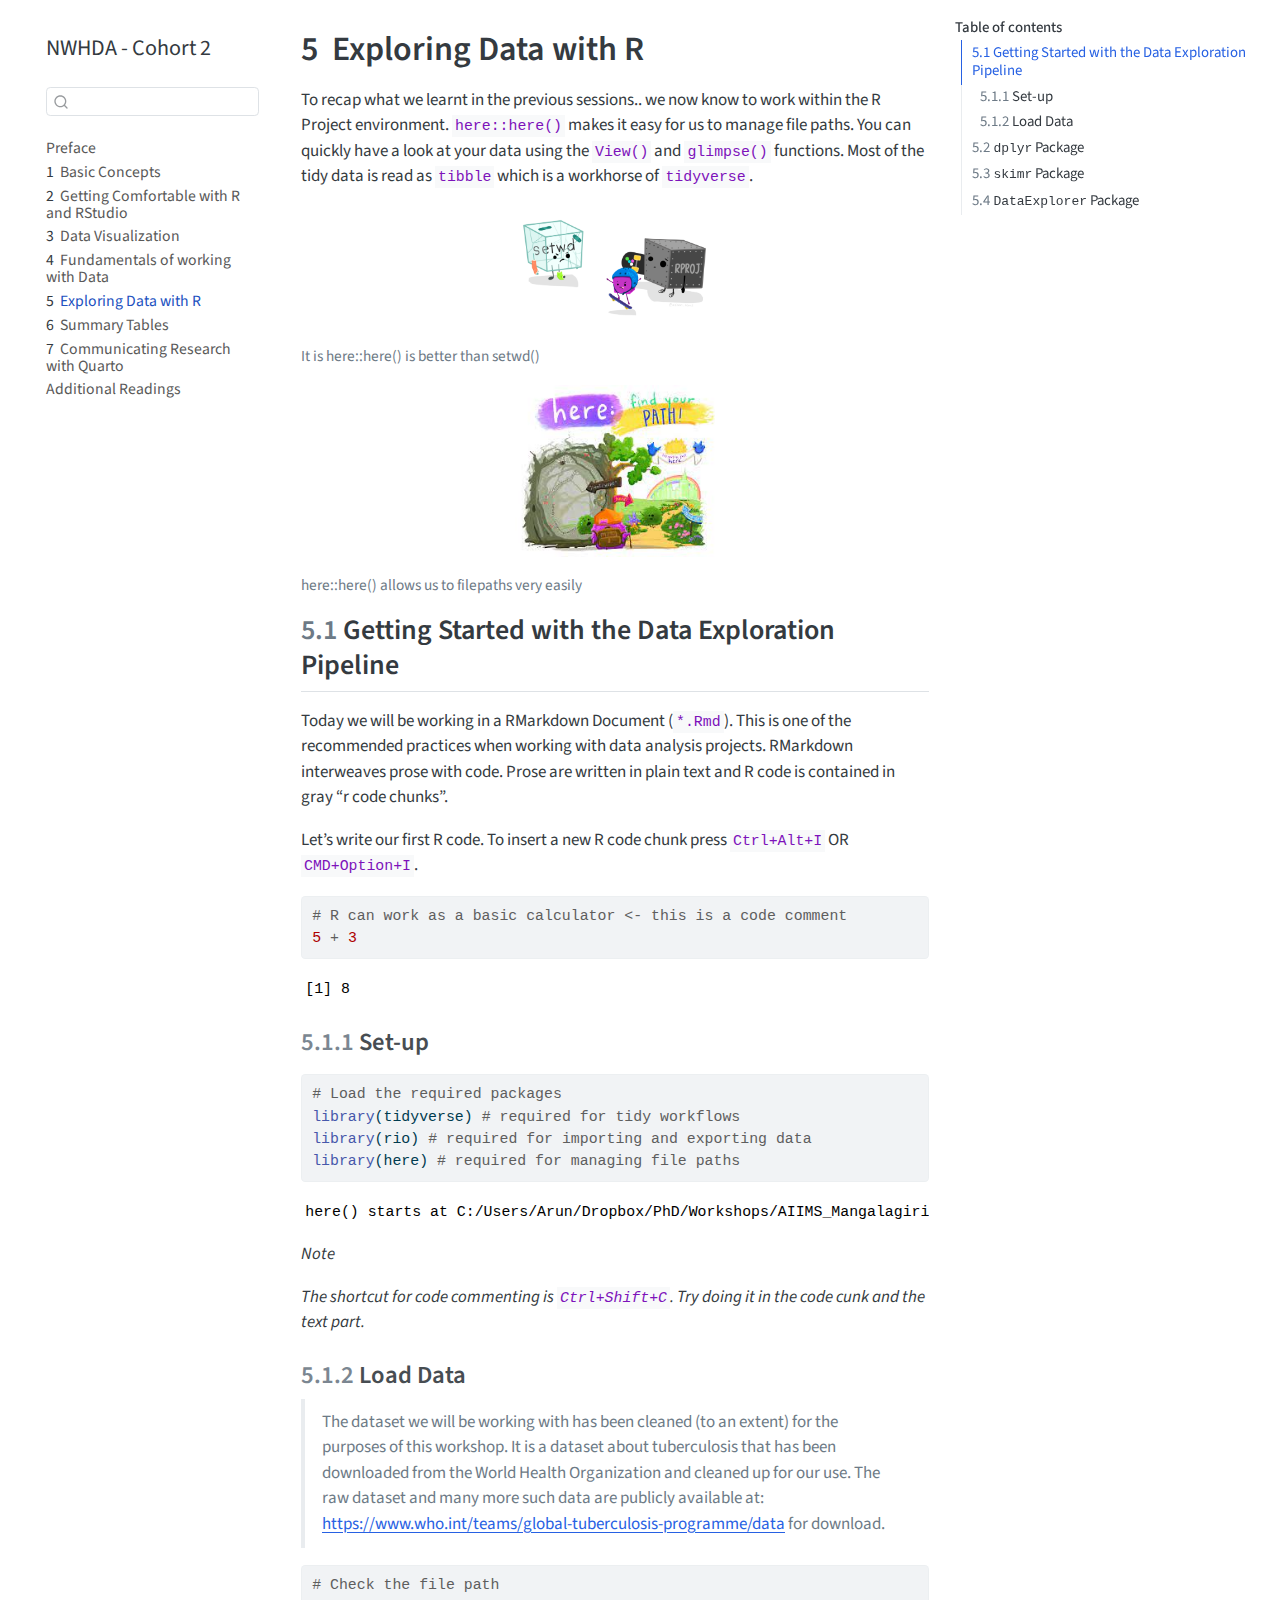
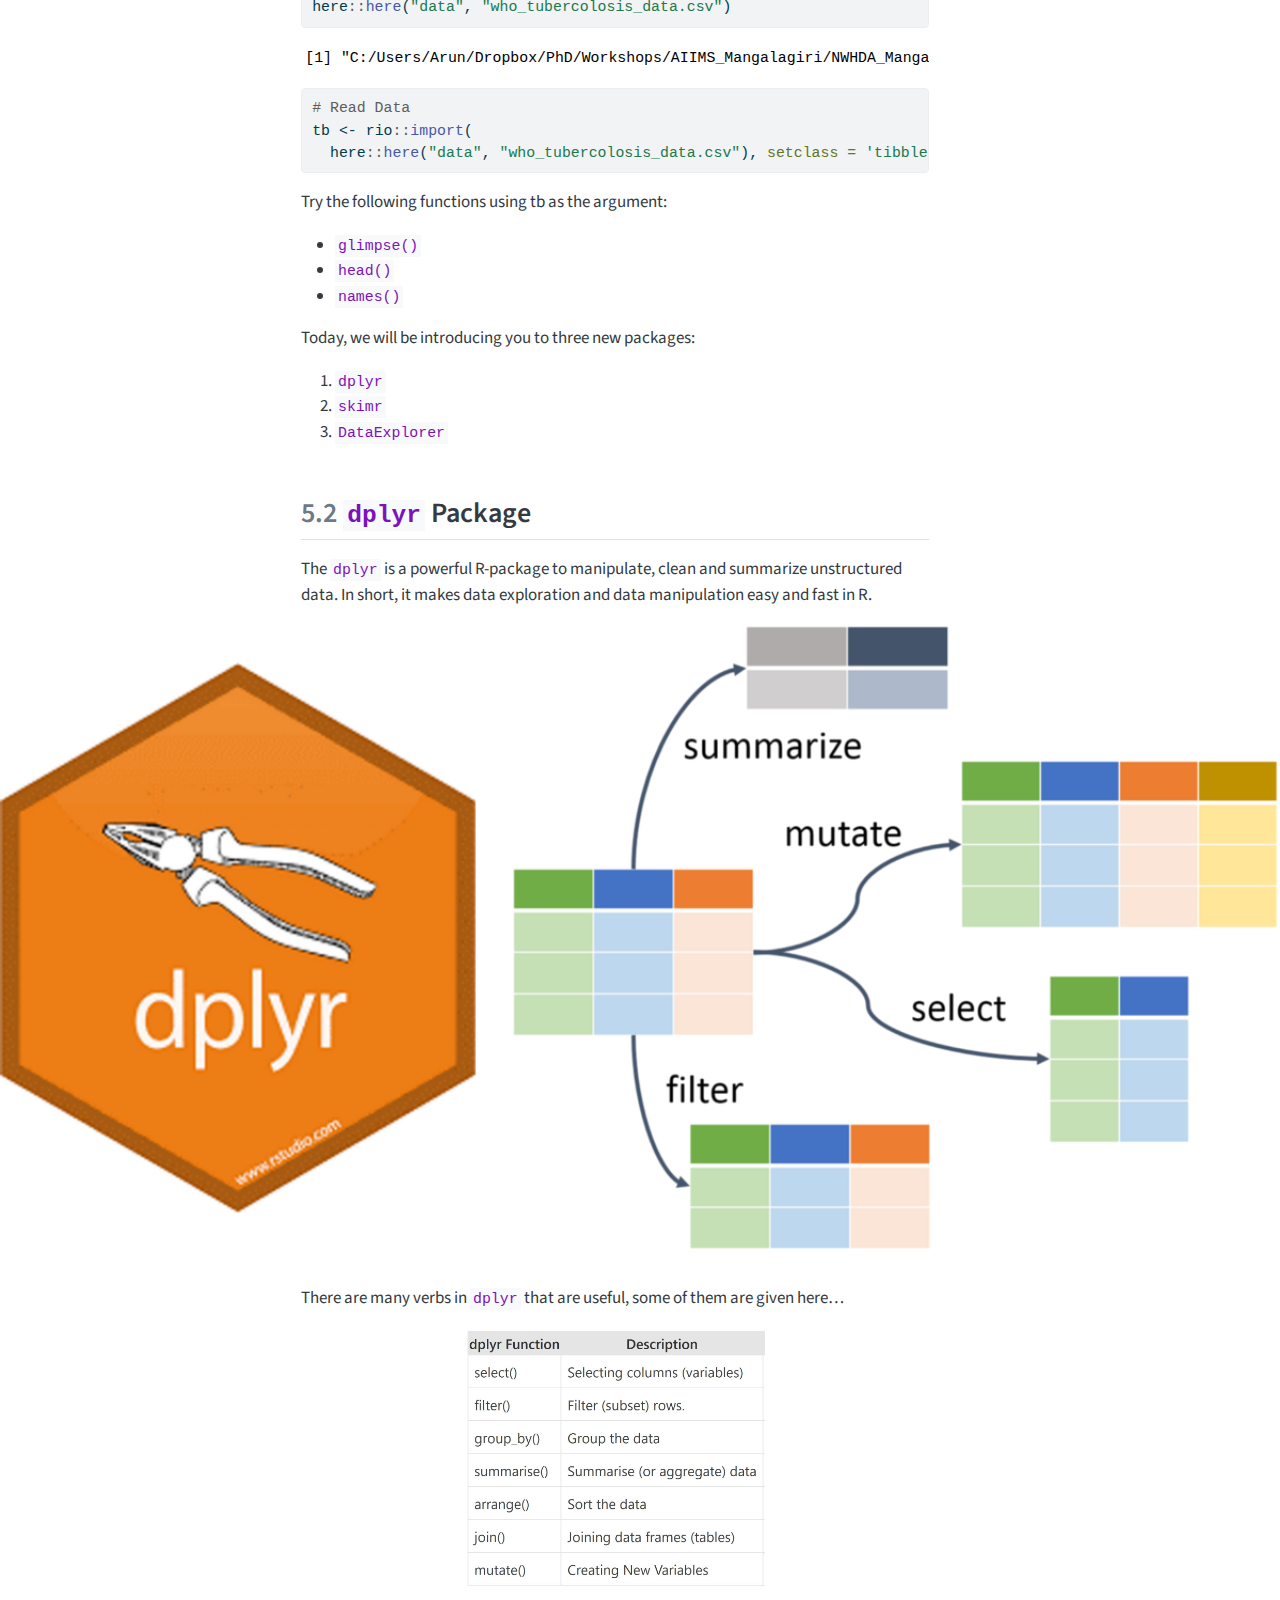
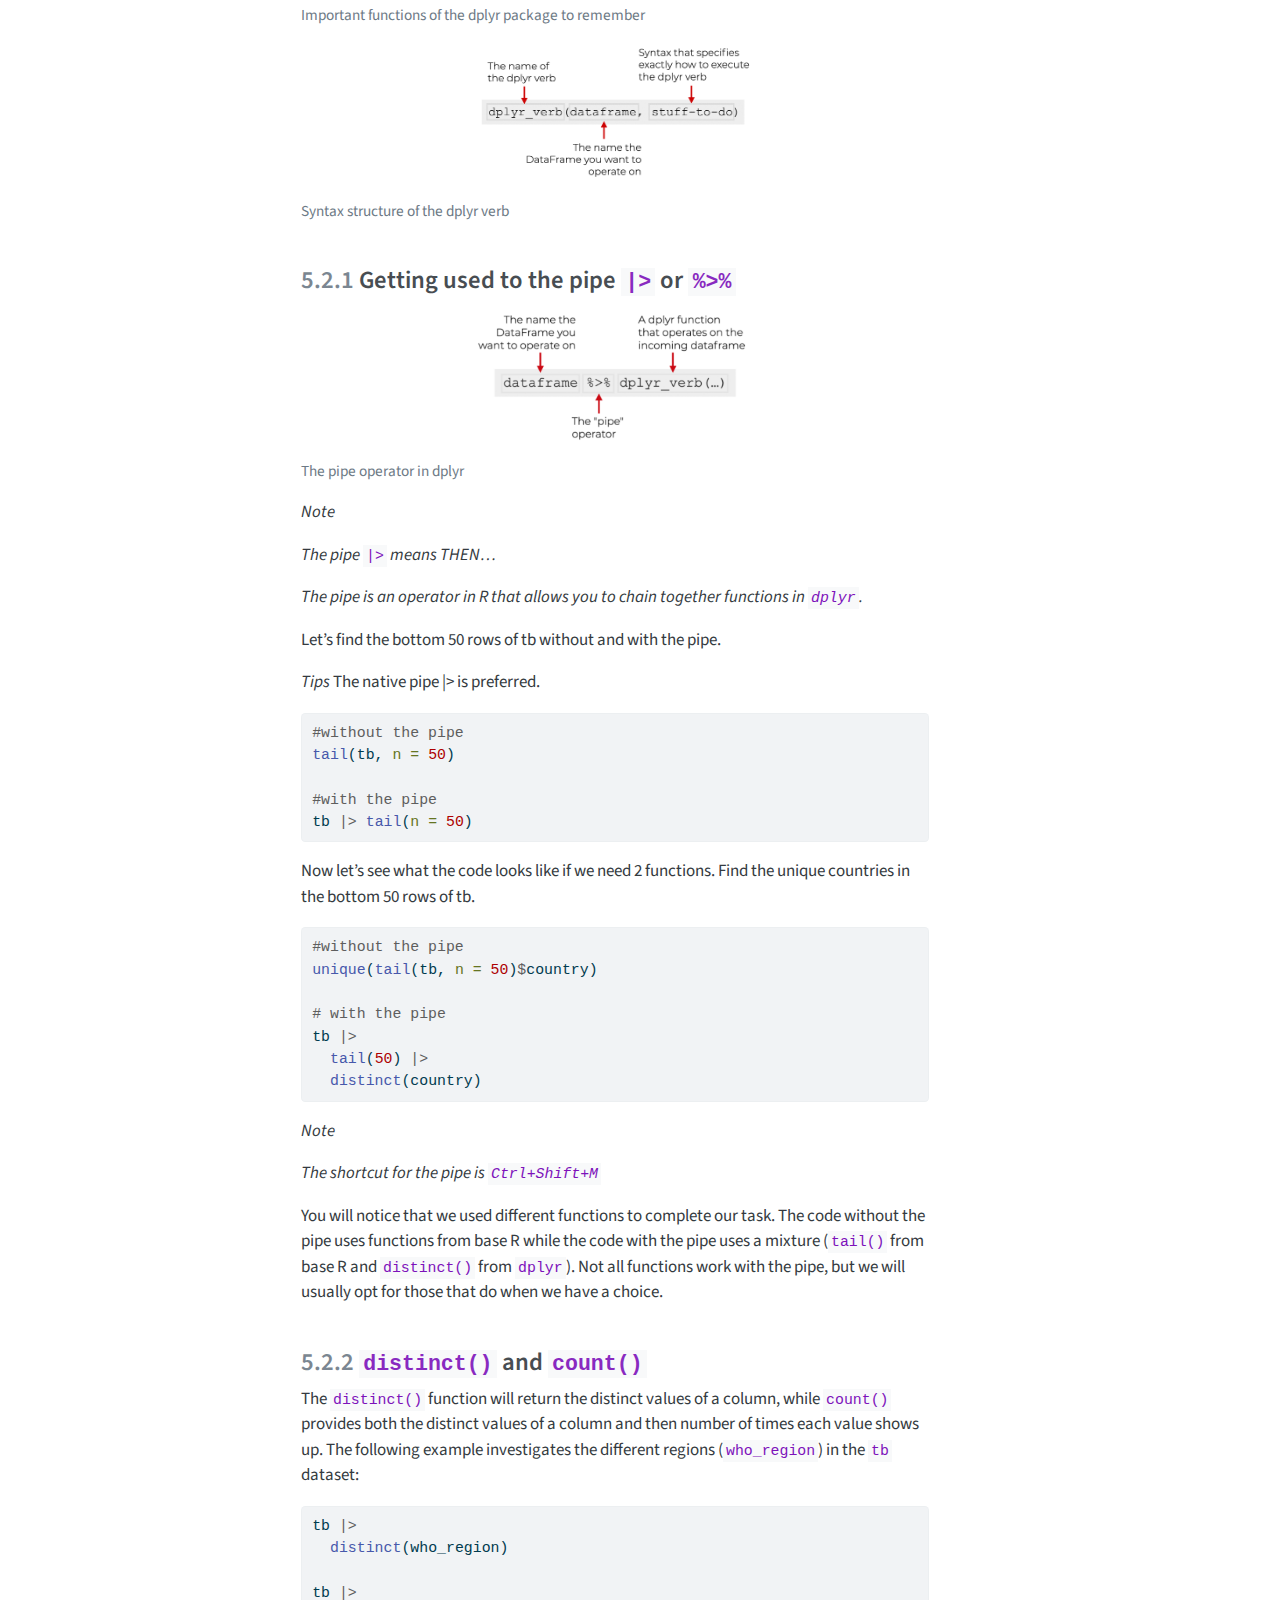
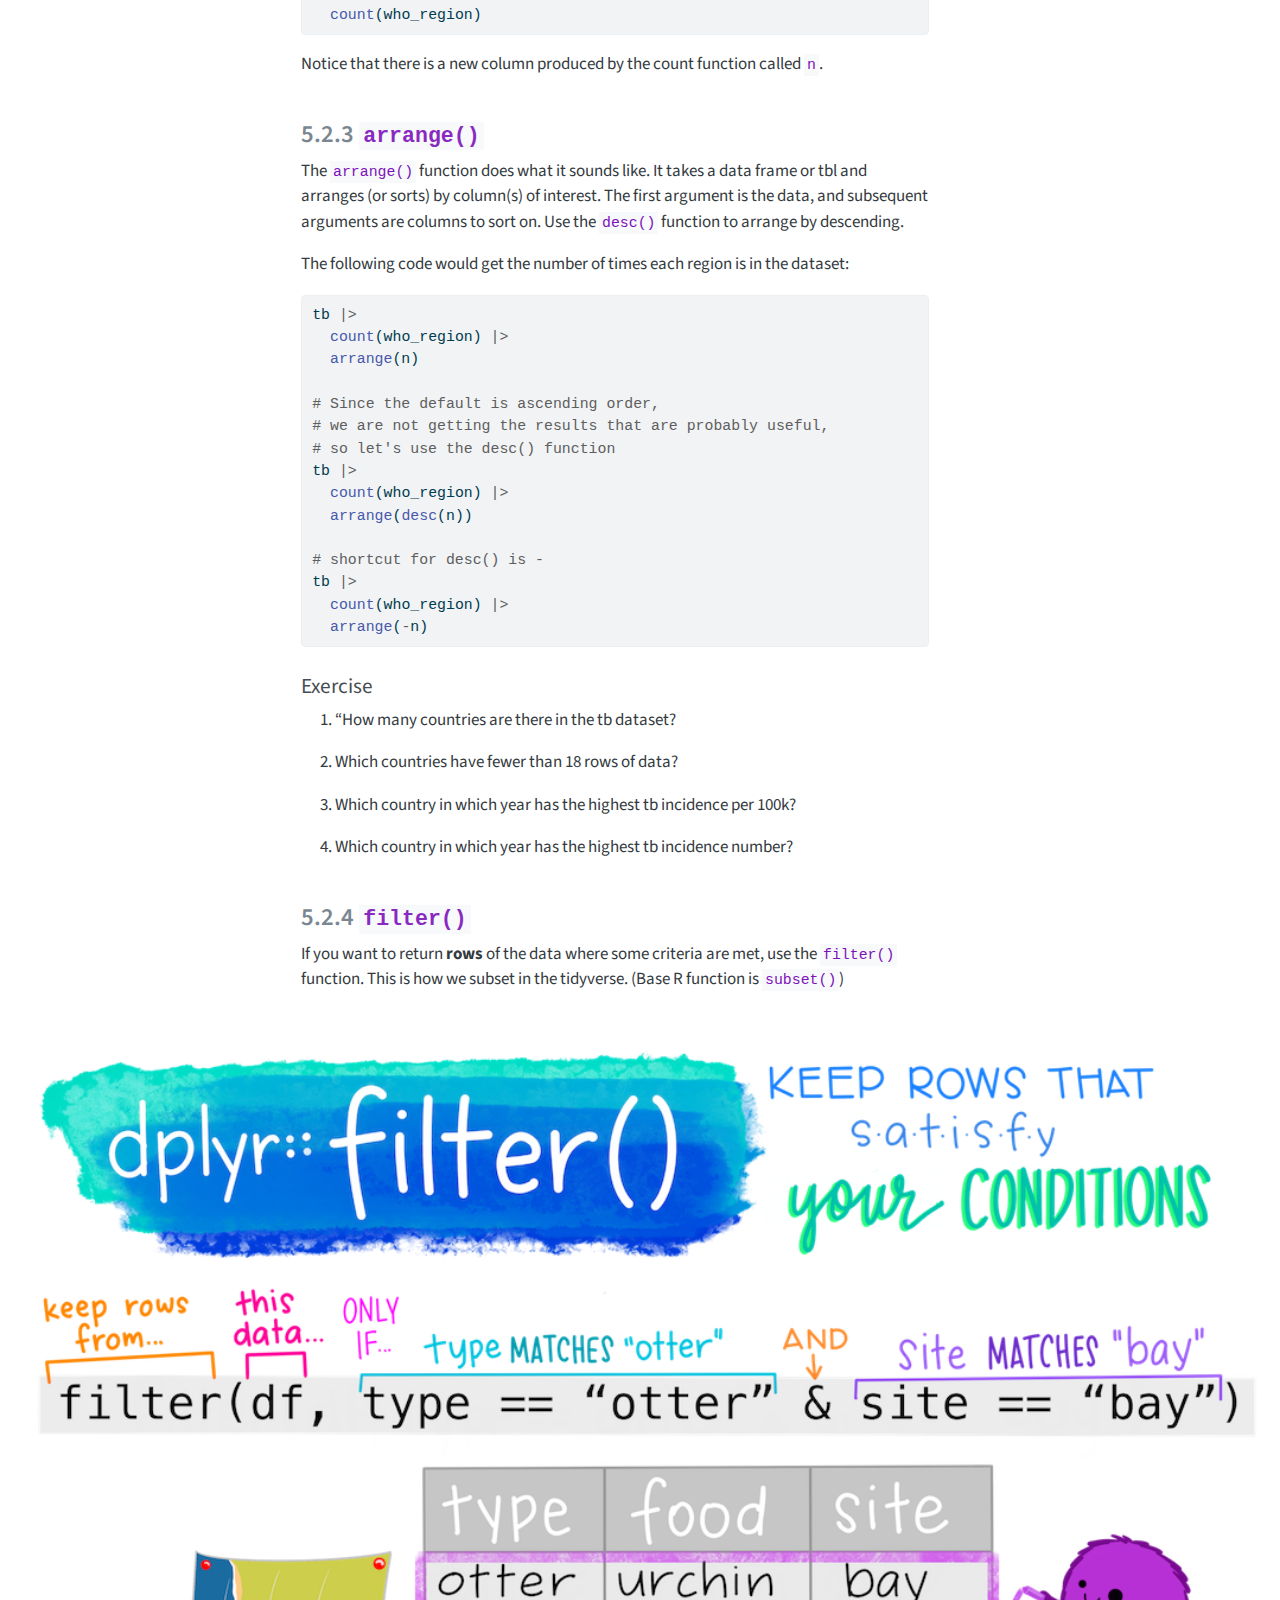
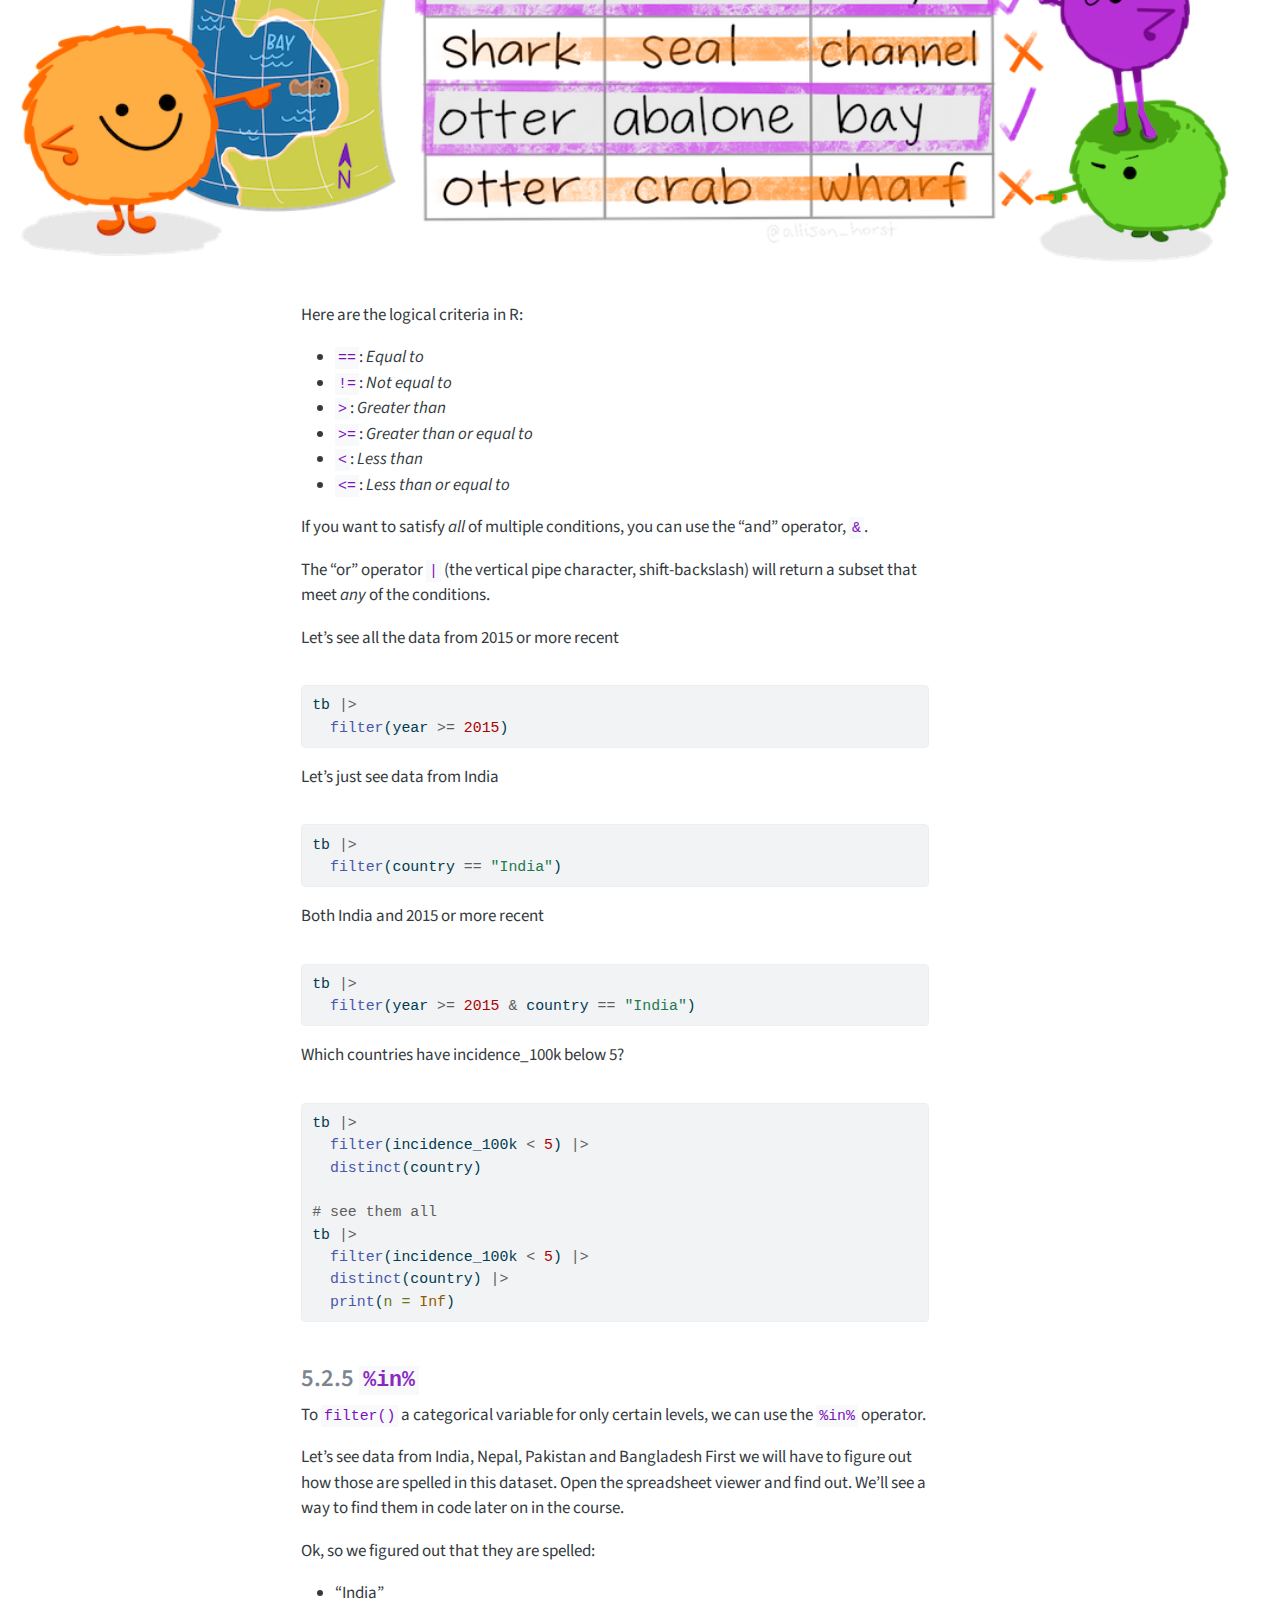
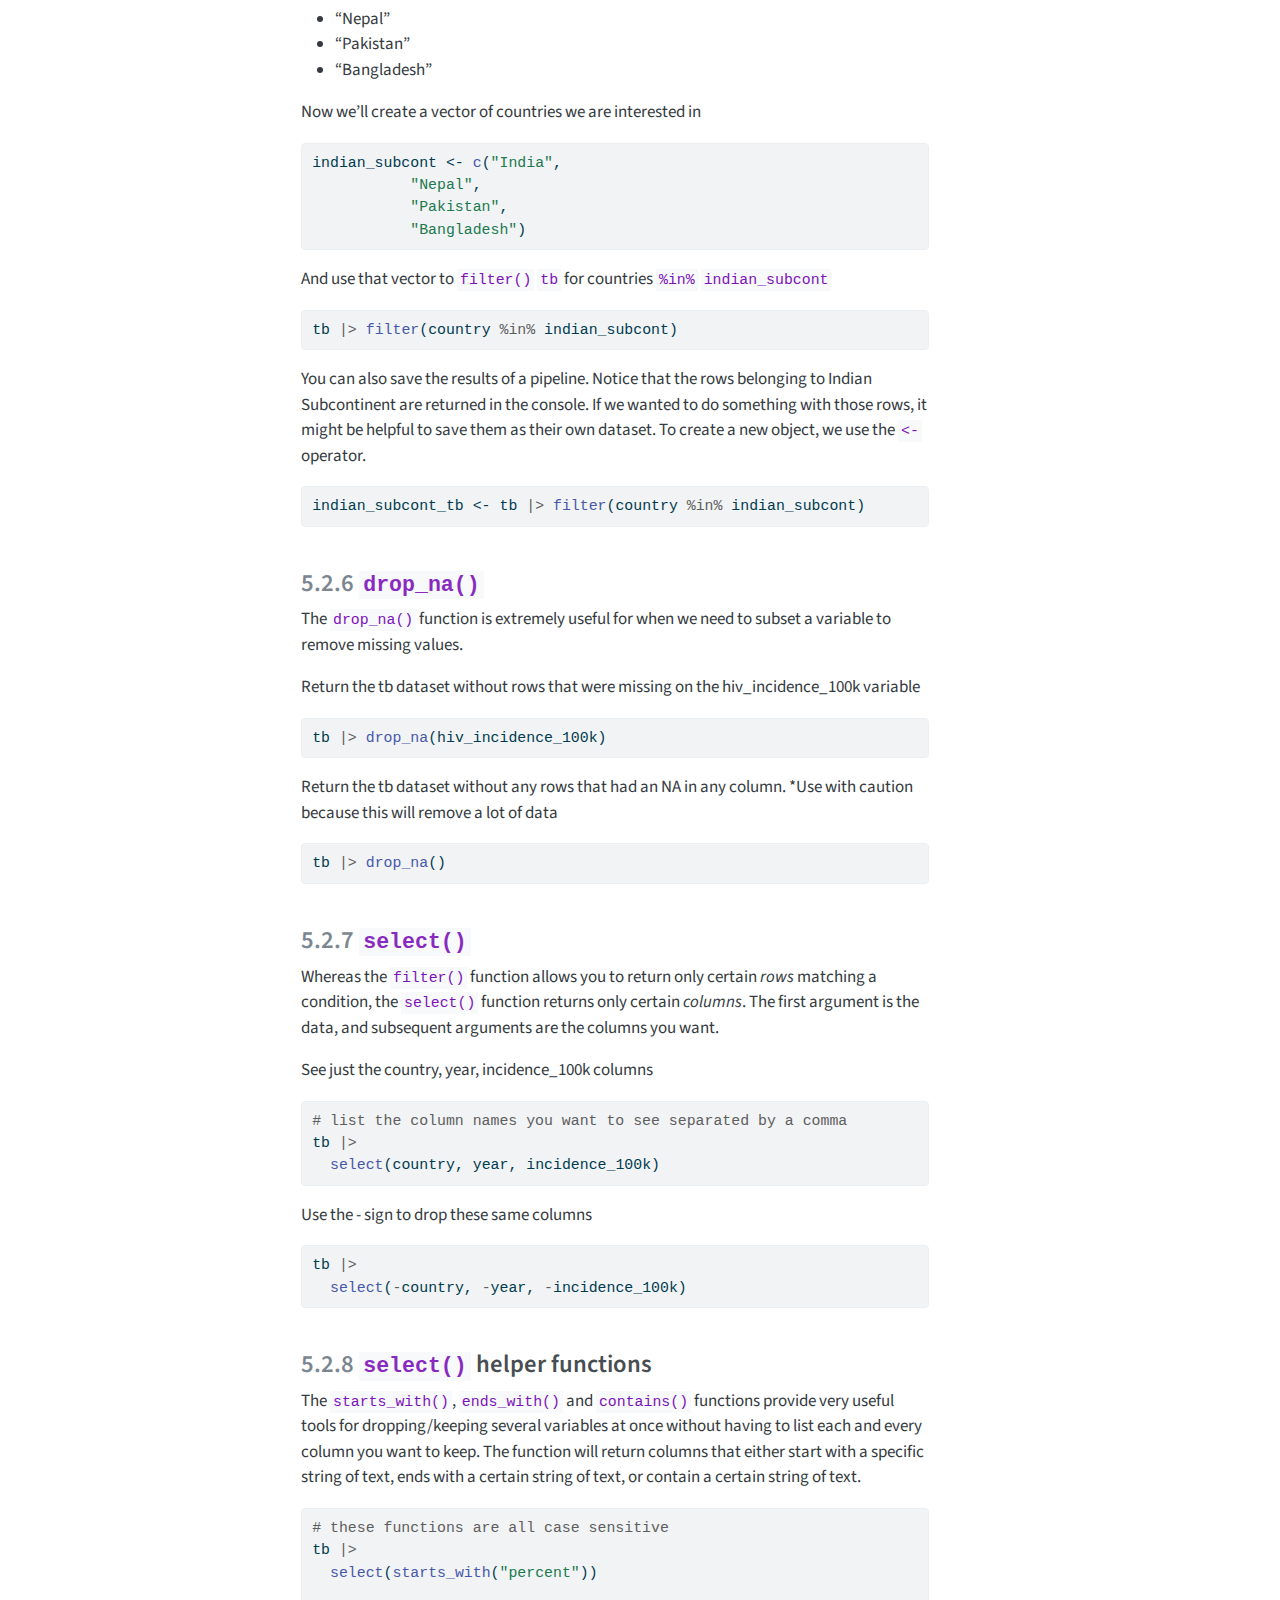
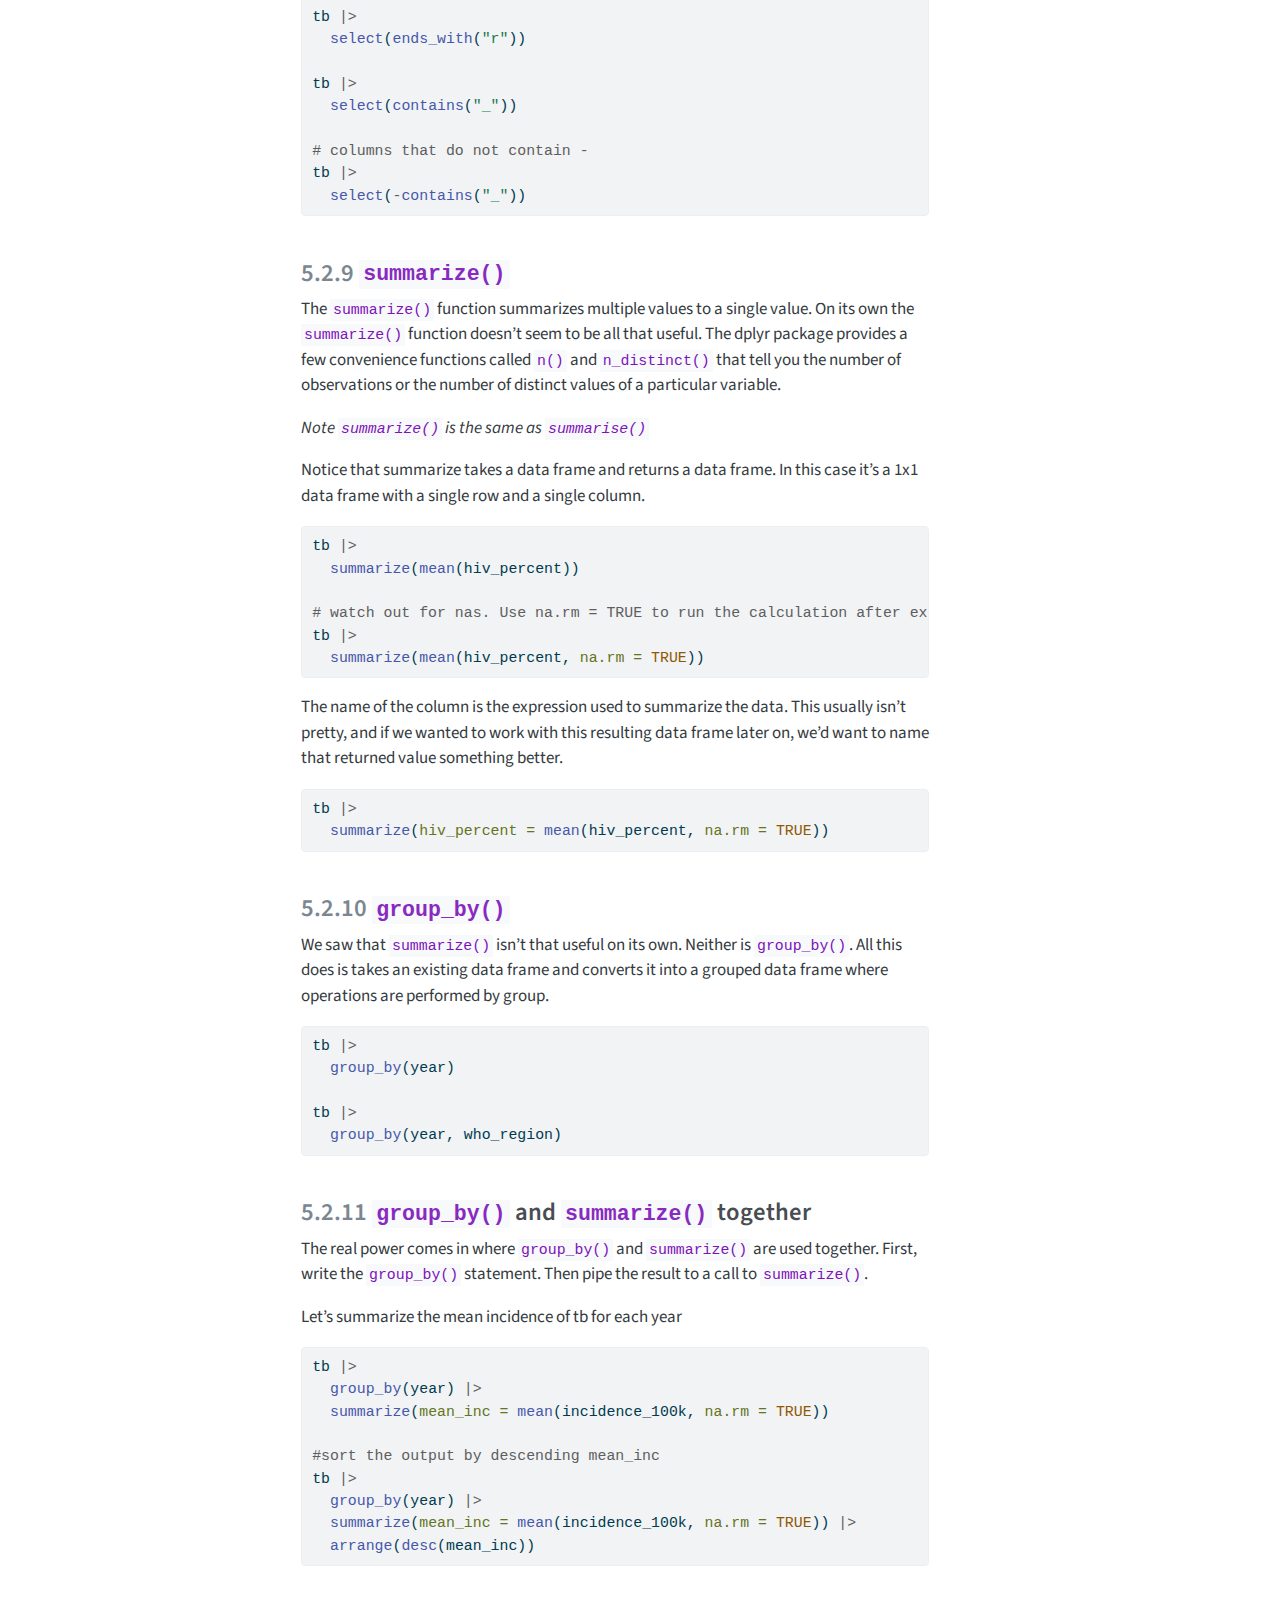
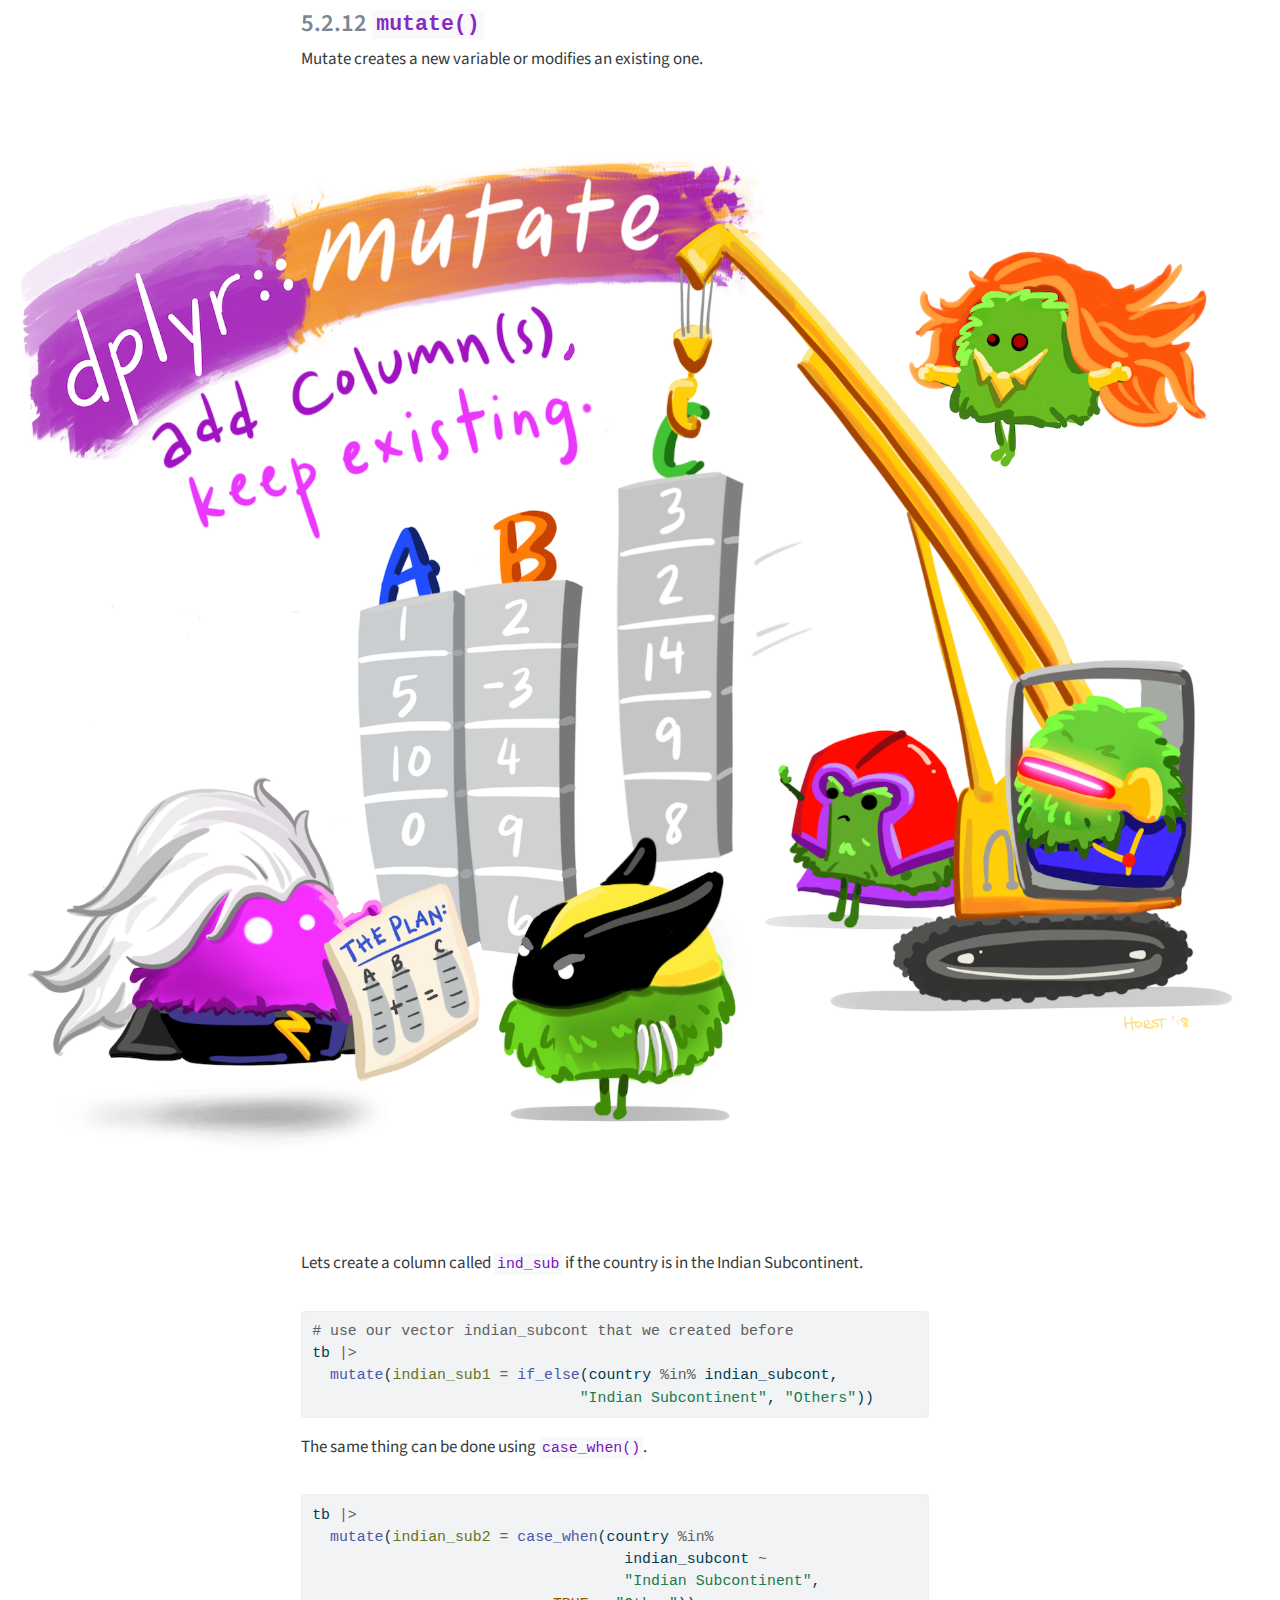
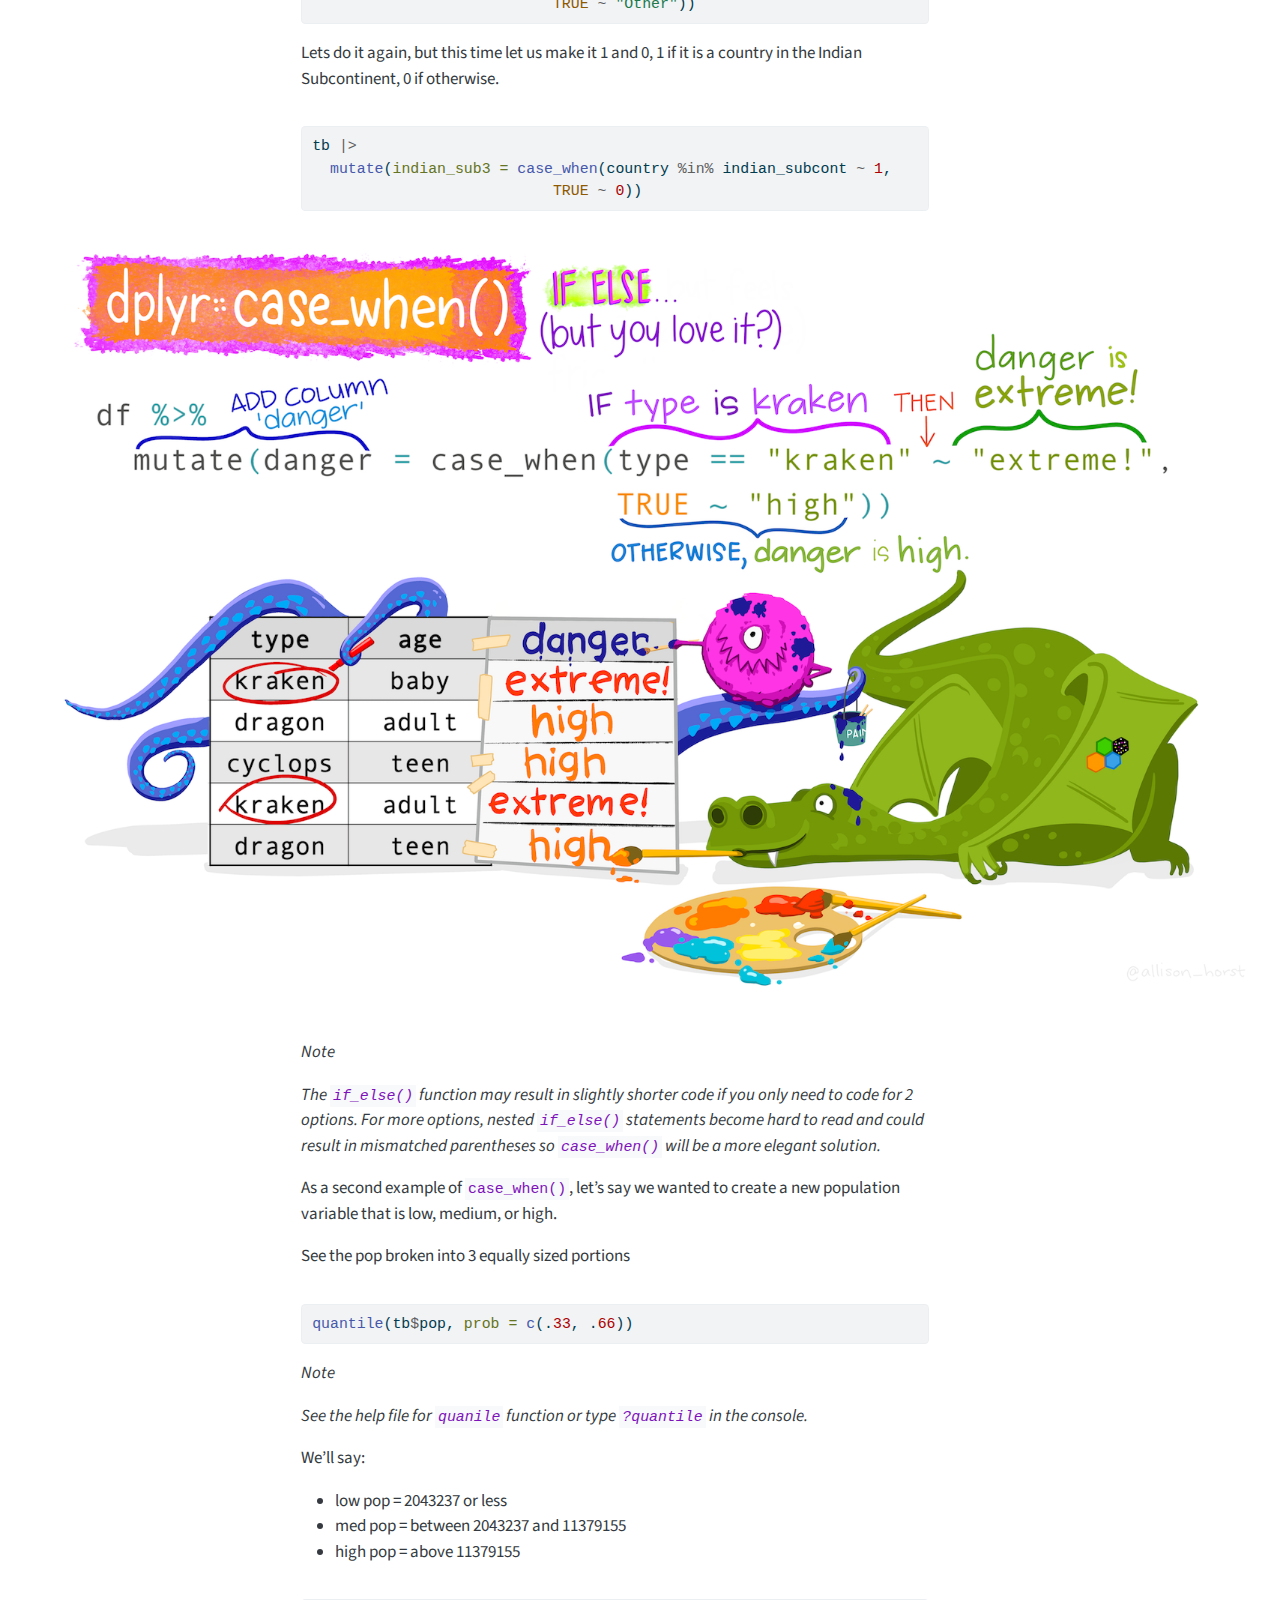
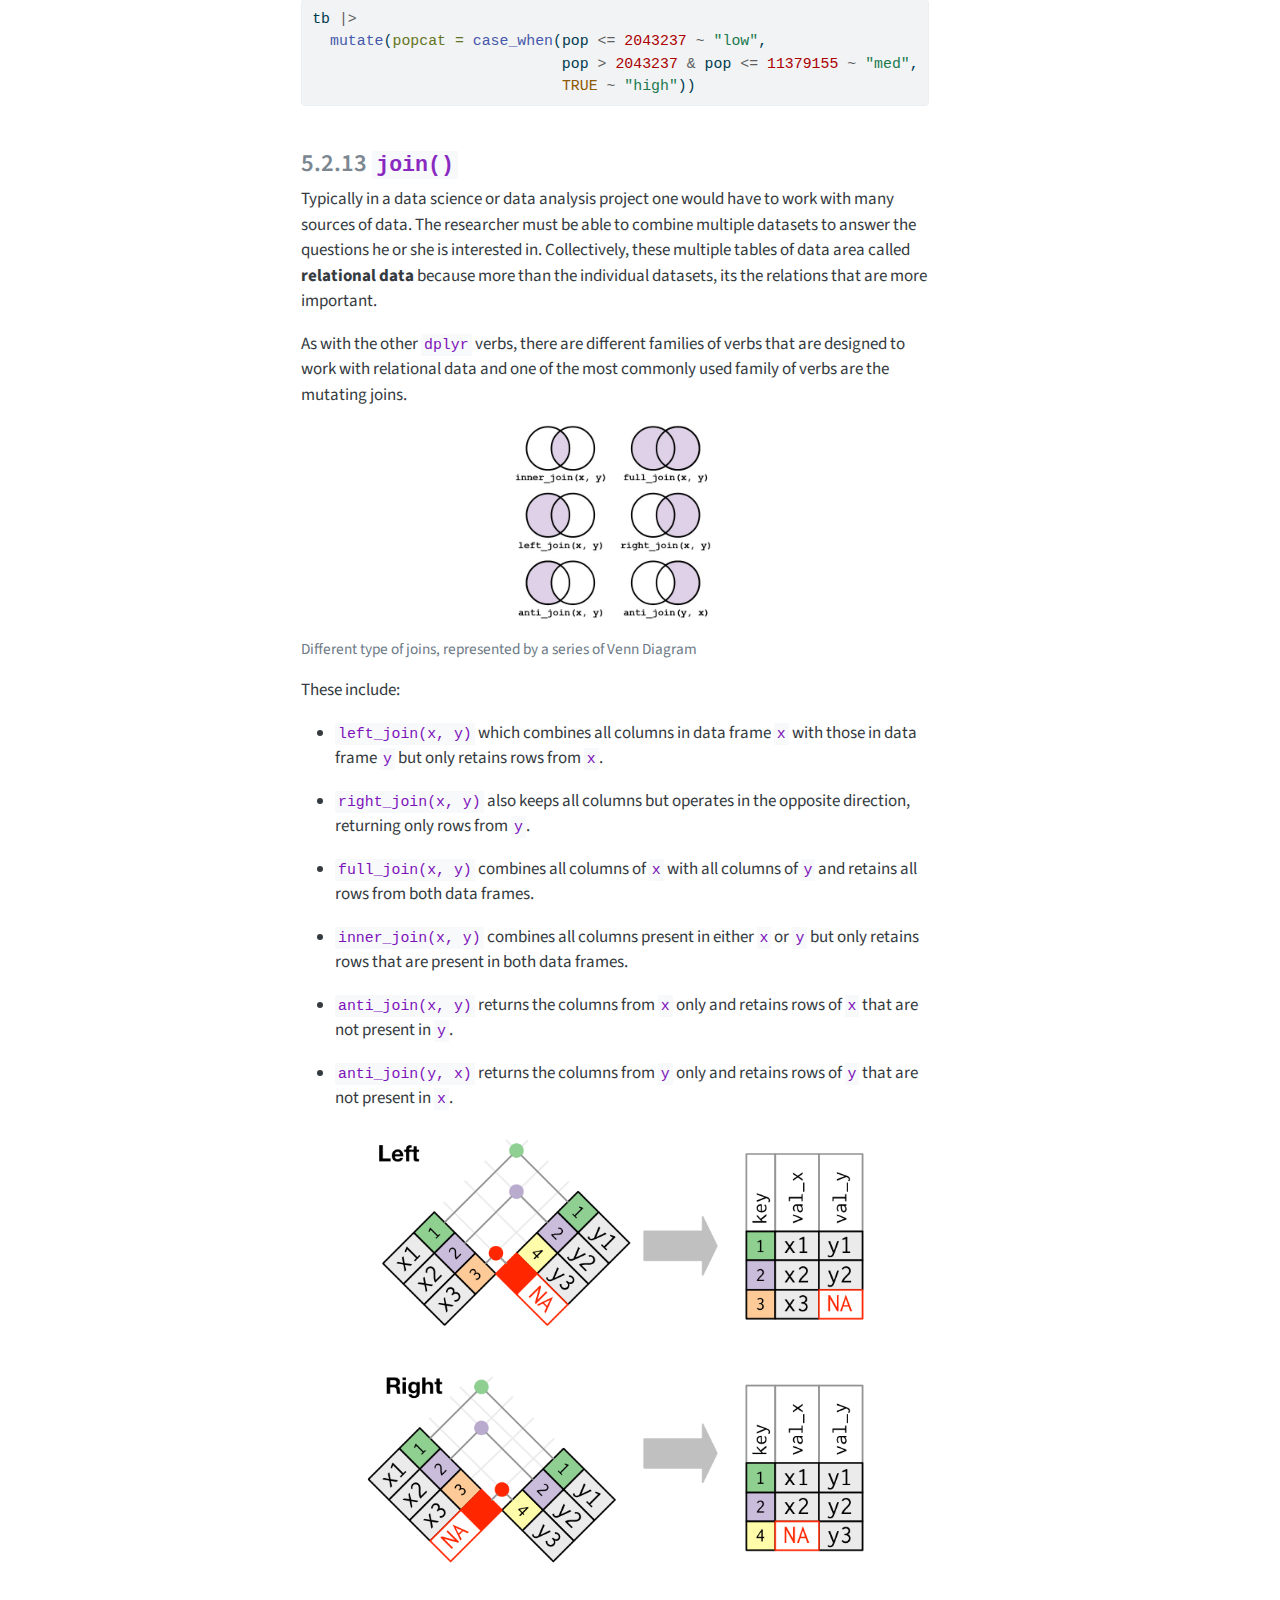
<file: docs/chapter_5_exploring_data.html>
<!DOCTYPE html>
<html xmlns="http://www.w3.org/1999/xhtml" lang="en" xml:lang="en"><head>

<meta charset="utf-8">
<meta name="generator" content="quarto-1.4.529">

<meta name="viewport" content="width=device-width, initial-scale=1.0, user-scalable=yes">


<title>NWHDA - Cohort 2 - 5&nbsp; Exploring Data with R</title>
<style>
code{white-space: pre-wrap;}
span.smallcaps{font-variant: small-caps;}
div.columns{display: flex; gap: min(4vw, 1.5em);}
div.column{flex: auto; overflow-x: auto;}
div.hanging-indent{margin-left: 1.5em; text-indent: -1.5em;}
ul.task-list{list-style: none;}
ul.task-list li input[type="checkbox"] {
  width: 0.8em;
  margin: 0 0.8em 0.2em -1em; /* quarto-specific, see https://github.com/quarto-dev/quarto-cli/issues/4556 */ 
  vertical-align: middle;
}
/* CSS for syntax highlighting */
pre > code.sourceCode { white-space: pre; position: relative; }
pre > code.sourceCode > span { line-height: 1.25; }
pre > code.sourceCode > span:empty { height: 1.2em; }
.sourceCode { overflow: visible; }
code.sourceCode > span { color: inherit; text-decoration: inherit; }
div.sourceCode { margin: 1em 0; }
pre.sourceCode { margin: 0; }
@media screen {
div.sourceCode { overflow: auto; }
}
@media print {
pre > code.sourceCode { white-space: pre-wrap; }
pre > code.sourceCode > span { text-indent: -5em; padding-left: 5em; }
}
pre.numberSource code
  { counter-reset: source-line 0; }
pre.numberSource code > span
  { position: relative; left: -4em; counter-increment: source-line; }
pre.numberSource code > span > a:first-child::before
  { content: counter(source-line);
    position: relative; left: -1em; text-align: right; vertical-align: baseline;
    border: none; display: inline-block;
    -webkit-touch-callout: none; -webkit-user-select: none;
    -khtml-user-select: none; -moz-user-select: none;
    -ms-user-select: none; user-select: none;
    padding: 0 4px; width: 4em;
  }
pre.numberSource { margin-left: 3em;  padding-left: 4px; }
div.sourceCode
  {   }
@media screen {
pre > code.sourceCode > span > a:first-child::before { text-decoration: underline; }
}
</style>


<script src="site_libs/quarto-nav/quarto-nav.js"></script>
<script src="site_libs/quarto-nav/headroom.min.js"></script>
<script src="site_libs/clipboard/clipboard.min.js"></script>
<script src="site_libs/quarto-search/autocomplete.umd.js"></script>
<script src="site_libs/quarto-search/fuse.min.js"></script>
<script src="site_libs/quarto-search/quarto-search.js"></script>
<meta name="quarto:offset" content="./">
<link href="./chapter_7_summary_tables_v2.html" rel="next">
<link href="./chapter_4_working_with_data.html" rel="prev">
<script src="site_libs/quarto-html/quarto.js"></script>
<script src="site_libs/quarto-html/popper.min.js"></script>
<script src="site_libs/quarto-html/tippy.umd.min.js"></script>
<script src="site_libs/quarto-html/anchor.min.js"></script>
<link href="site_libs/quarto-html/tippy.css" rel="stylesheet">
<link href="site_libs/quarto-html/quarto-syntax-highlighting.css" rel="stylesheet" id="quarto-text-highlighting-styles">
<script src="site_libs/bootstrap/bootstrap.min.js"></script>
<link href="site_libs/bootstrap/bootstrap-icons.css" rel="stylesheet">
<link href="site_libs/bootstrap/bootstrap.min.css" rel="stylesheet" id="quarto-bootstrap" data-mode="light">
<script id="quarto-search-options" type="application/json">{
  "location": "sidebar",
  "copy-button": false,
  "collapse-after": 3,
  "panel-placement": "start",
  "type": "textbox",
  "limit": 50,
  "keyboard-shortcut": [
    "f",
    "/",
    "s"
  ],
  "show-item-context": false,
  "language": {
    "search-no-results-text": "No results",
    "search-matching-documents-text": "matching documents",
    "search-copy-link-title": "Copy link to search",
    "search-hide-matches-text": "Hide additional matches",
    "search-more-match-text": "more match in this document",
    "search-more-matches-text": "more matches in this document",
    "search-clear-button-title": "Clear",
    "search-text-placeholder": "",
    "search-detached-cancel-button-title": "Cancel",
    "search-submit-button-title": "Submit",
    "search-label": "Search"
  }
}</script>


</head>

<body class="nav-sidebar floating slimcontent">

<div id="quarto-search-results"></div>
  <header id="quarto-header" class="headroom fixed-top">
  <nav class="quarto-secondary-nav">
    <div class="container-fluid d-flex">
      <button type="button" class="quarto-btn-toggle btn" data-bs-toggle="collapse" data-bs-target=".quarto-sidebar-collapse-item" aria-controls="quarto-sidebar" aria-expanded="false" aria-label="Toggle sidebar navigation" onclick="if (window.quartoToggleHeadroom) { window.quartoToggleHeadroom(); }">
        <i class="bi bi-layout-text-sidebar-reverse"></i>
      </button>
        <nav class="quarto-page-breadcrumbs" aria-label="breadcrumb"><ol class="breadcrumb"><li class="breadcrumb-item"><a href="./chapter_5_exploring_data.html"><span class="chapter-number">5</span>&nbsp; <span class="chapter-title">Exploring Data with R</span></a></li></ol></nav>
        <a class="flex-grow-1" role="button" data-bs-toggle="collapse" data-bs-target=".quarto-sidebar-collapse-item" aria-controls="quarto-sidebar" aria-expanded="false" aria-label="Toggle sidebar navigation" onclick="if (window.quartoToggleHeadroom) { window.quartoToggleHeadroom(); }">      
        </a>
      <button type="button" class="btn quarto-search-button" aria-label="" onclick="window.quartoOpenSearch();">
        <i class="bi bi-search"></i>
      </button>
    </div>
  </nav>
</header>
<!-- content -->
<div id="quarto-content" class="quarto-container page-columns page-rows-contents page-layout-article">
<!-- sidebar -->
  <nav id="quarto-sidebar" class="sidebar collapse collapse-horizontal quarto-sidebar-collapse-item sidebar-navigation floating overflow-auto">
    <div class="pt-lg-2 mt-2 text-left sidebar-header">
    <div class="sidebar-title mb-0 py-0">
      <a href="./">NWHDA - Cohort 2</a> 
    </div>
      </div>
        <div class="mt-2 flex-shrink-0 align-items-center">
        <div class="sidebar-search">
        <div id="quarto-search" class="" title="Search"></div>
        </div>
        </div>
    <div class="sidebar-menu-container"> 
    <ul class="list-unstyled mt-1">
        <li class="sidebar-item">
  <div class="sidebar-item-container"> 
  <a href="./index.html" id="quarto-sidebar-item-1" class="sidebar-item-text sidebar-link">
 <span class="menu-text">Preface</span></a>
  </div>
</li>
        <li class="sidebar-item">
  <div class="sidebar-item-container"> 
  <a href="./chapter_1_primer.html" id="quarto-sidebar-item-2" class="sidebar-item-text sidebar-link">
 <span class="menu-text"><span class="chapter-number">1</span>&nbsp; <span class="chapter-title">Basic Concepts</span></span></a>
  </div>
</li>
        <li class="sidebar-item">
  <div class="sidebar-item-container"> 
  <a href="./chapter_2_rstudio.html" id="quarto-sidebar-item-3" class="sidebar-item-text sidebar-link">
 <span class="menu-text"><span class="chapter-number">2</span>&nbsp; <span class="chapter-title">Getting Comfortable with R and RStudio</span></span></a>
  </div>
</li>
        <li class="sidebar-item">
  <div class="sidebar-item-container"> 
  <a href="./chapter_3_visualisation.html" id="quarto-sidebar-item-4" class="sidebar-item-text sidebar-link">
 <span class="menu-text"><span class="chapter-number">3</span>&nbsp; <span class="chapter-title">Data Visualization</span></span></a>
  </div>
</li>
        <li class="sidebar-item">
  <div class="sidebar-item-container"> 
  <a href="./chapter_4_working_with_data.html" id="quarto-sidebar-item-5" class="sidebar-item-text sidebar-link">
 <span class="menu-text"><span class="chapter-number">4</span>&nbsp; <span class="chapter-title">Fundamentals of working with Data</span></span></a>
  </div>
</li>
        <li class="sidebar-item">
  <div class="sidebar-item-container"> 
  <a href="./chapter_5_exploring_data.html" id="quarto-sidebar-item-6" class="sidebar-item-text sidebar-link active">
 <span class="menu-text"><span class="chapter-number">5</span>&nbsp; <span class="chapter-title">Exploring Data with R</span></span></a>
  </div>
</li>
        <li class="sidebar-item">
  <div class="sidebar-item-container"> 
  <a href="./chapter_7_summary_tables_v2.html" id="quarto-sidebar-item-7" class="sidebar-item-text sidebar-link">
 <span class="menu-text"><span class="chapter-number">6</span>&nbsp; <span class="chapter-title">Summary Tables</span></span></a>
  </div>
</li>
        <li class="sidebar-item">
  <div class="sidebar-item-container"> 
  <a href="./chapter_8_quarto.html" id="quarto-sidebar-item-8" class="sidebar-item-text sidebar-link">
 <span class="menu-text"><span class="chapter-number">7</span>&nbsp; <span class="chapter-title">Communicating Research with Quarto</span></span></a>
  </div>
</li>
        <li class="sidebar-item">
  <div class="sidebar-item-container"> 
  <a href="./additional_materials.html" id="quarto-sidebar-item-9" class="sidebar-item-text sidebar-link">
 <span class="menu-text">Additional Readings</span></a>
  </div>
</li>
    </ul>
    </div>
</nav>
<div id="quarto-sidebar-glass" class="quarto-sidebar-collapse-item" data-bs-toggle="collapse" data-bs-target=".quarto-sidebar-collapse-item"></div>
<!-- margin-sidebar -->
    <div id="quarto-margin-sidebar" class="sidebar margin-sidebar">
        <nav id="TOC" role="doc-toc" class="toc-active">
    <h2 id="toc-title">Table of contents</h2>
   
  <ul>
  <li><a href="#getting-started-with-the-data-exploration-pipeline" id="toc-getting-started-with-the-data-exploration-pipeline" class="nav-link active" data-scroll-target="#getting-started-with-the-data-exploration-pipeline"><span class="header-section-number">5.1</span> Getting Started with the Data Exploration Pipeline</a>
  <ul class="collapse">
  <li><a href="#set-up" id="toc-set-up" class="nav-link" data-scroll-target="#set-up"><span class="header-section-number">5.1.1</span> Set-up</a></li>
  <li><a href="#load-data" id="toc-load-data" class="nav-link" data-scroll-target="#load-data"><span class="header-section-number">5.1.2</span> Load Data</a></li>
  </ul></li>
  <li><a href="#dplyr-package" id="toc-dplyr-package" class="nav-link" data-scroll-target="#dplyr-package"><span class="header-section-number">5.2</span> <code>dplyr</code> Package</a>
  <ul class="collapse">
  <li><a href="#getting-used-to-the-pipe-or" id="toc-getting-used-to-the-pipe-or" class="nav-link" data-scroll-target="#getting-used-to-the-pipe-or"><span class="header-section-number">5.2.1</span> Getting used to the pipe <code>|&gt;</code> or <code>%&gt;%</code></a></li>
  <li><a href="#distinct-and-count" id="toc-distinct-and-count" class="nav-link" data-scroll-target="#distinct-and-count"><span class="header-section-number">5.2.2</span> <code>distinct()</code> and <code>count()</code></a></li>
  <li><a href="#arrange" id="toc-arrange" class="nav-link" data-scroll-target="#arrange"><span class="header-section-number">5.2.3</span> <code>arrange()</code></a></li>
  <li><a href="#filter" id="toc-filter" class="nav-link" data-scroll-target="#filter"><span class="header-section-number">5.2.4</span> <code>filter()</code></a></li>
  <li><a href="#in" id="toc-in" class="nav-link" data-scroll-target="#in"><span class="header-section-number">5.2.5</span> <code>%in%</code></a></li>
  <li><a href="#drop_na" id="toc-drop_na" class="nav-link" data-scroll-target="#drop_na"><span class="header-section-number">5.2.6</span> <code>drop_na()</code></a></li>
  <li><a href="#select" id="toc-select" class="nav-link" data-scroll-target="#select"><span class="header-section-number">5.2.7</span> <code>select()</code></a></li>
  <li><a href="#select-helper-functions" id="toc-select-helper-functions" class="nav-link" data-scroll-target="#select-helper-functions"><span class="header-section-number">5.2.8</span> <code>select()</code> helper functions</a></li>
  <li><a href="#summarize" id="toc-summarize" class="nav-link" data-scroll-target="#summarize"><span class="header-section-number">5.2.9</span> <code>summarize()</code></a></li>
  <li><a href="#group_by" id="toc-group_by" class="nav-link" data-scroll-target="#group_by"><span class="header-section-number">5.2.10</span> <code>group_by()</code></a></li>
  <li><a href="#group_by-and-summarize-together" id="toc-group_by-and-summarize-together" class="nav-link" data-scroll-target="#group_by-and-summarize-together"><span class="header-section-number">5.2.11</span> <code>group_by()</code> and <code>summarize()</code> together</a></li>
  <li><a href="#mutate" id="toc-mutate" class="nav-link" data-scroll-target="#mutate"><span class="header-section-number">5.2.12</span> <code>mutate()</code></a></li>
  <li><a href="#join" id="toc-join" class="nav-link" data-scroll-target="#join"><span class="header-section-number">5.2.13</span> <code>join()</code></a></li>
  <li><a href="#pivot" id="toc-pivot" class="nav-link" data-scroll-target="#pivot"><span class="header-section-number">5.2.14</span> <code>pivot()</code></a></li>
  </ul></li>
  <li><a href="#skimr-package" id="toc-skimr-package" class="nav-link" data-scroll-target="#skimr-package"><span class="header-section-number">5.3</span> <code>skimr</code> Package</a></li>
  <li><a href="#dataexplorer-package" id="toc-dataexplorer-package" class="nav-link" data-scroll-target="#dataexplorer-package"><span class="header-section-number">5.4</span> <code>DataExplorer</code> Package</a></li>
  </ul>
</nav>
    </div>
<!-- main -->
<main class="content page-columns page-full" id="quarto-document-content">

<header id="title-block-header" class="quarto-title-block default">
<div class="quarto-title">
<h1 class="title"><span class="chapter-number">5</span>&nbsp; <span class="chapter-title">Exploring Data with R</span></h1>
</div>



<div class="quarto-title-meta">

    
  
    
  </div>
  


</header>


<p>To recap what we learnt in the previous sessions.. we now know to work within the R Project environment. <code>here::here()</code> makes it easy for us to manage file paths. You can quickly have a look at your data using the <code>View()</code> and <code>glimpse()</code> functions. Most of the tidy data is read as <code>tibble</code> which is a workhorse of <code>tidyverse</code>.</p>
<div class="img-fluid quarto-figure quarto-figure-center">
<figure class="figure">
<p><img src="images/setwd_here.png" class="img-fluid quarto-figure quarto-figure-center figure-img" width="200"></p>
<figcaption>It is here::here() is better than setwd()</figcaption>
</figure>
</div>
<div class="img-fluid quarto-figure quarto-figure-center">
<figure class="figure">
<p><img src="images/here.jpg" class="img-fluid quarto-figure quarto-figure-center figure-img" width="200"></p>
<figcaption>here::here() allows us to filepaths very easily</figcaption>
</figure>
</div>
<section id="getting-started-with-the-data-exploration-pipeline" class="level2" data-number="5.1">
<h2 data-number="5.1" class="anchored" data-anchor-id="getting-started-with-the-data-exploration-pipeline"><span class="header-section-number">5.1</span> Getting Started with the Data Exploration Pipeline</h2>
<p>Today we will be working in a RMarkdown Document (<code>*.Rmd</code>). This is one of the recommended practices when working with data analysis projects. RMarkdown interweaves prose with code. Prose are written in plain text and R code is contained in gray “r code chunks”.</p>
<p>Let’s write our first R code. To insert a new R code chunk press <code>Ctrl+Alt+I</code> OR <code>CMD+Option+I</code>.</p>
<div class="cell">
<div class="sourceCode cell-code" id="cb1"><pre class="sourceCode r code-with-copy"><code class="sourceCode r"><span id="cb1-1"><a href="#cb1-1" aria-hidden="true" tabindex="-1"></a><span class="co"># R can work as a basic calculator &lt;- this is a code comment</span></span>
<span id="cb1-2"><a href="#cb1-2" aria-hidden="true" tabindex="-1"></a><span class="dv">5</span> <span class="sc">+</span> <span class="dv">3</span></span></code><button title="Copy to Clipboard" class="code-copy-button"><i class="bi"></i></button></pre></div>
<div class="cell-output cell-output-stdout">
<pre><code>[1] 8</code></pre>
</div>
</div>
<section id="set-up" class="level3" data-number="5.1.1">
<h3 data-number="5.1.1" class="anchored" data-anchor-id="set-up"><span class="header-section-number">5.1.1</span> Set-up</h3>
<div class="cell">
<div class="sourceCode cell-code" id="cb3"><pre class="sourceCode r code-with-copy"><code class="sourceCode r"><span id="cb3-1"><a href="#cb3-1" aria-hidden="true" tabindex="-1"></a><span class="co"># Load the required packages</span></span>
<span id="cb3-2"><a href="#cb3-2" aria-hidden="true" tabindex="-1"></a><span class="fu">library</span>(tidyverse) <span class="co"># required for tidy workflows</span></span>
<span id="cb3-3"><a href="#cb3-3" aria-hidden="true" tabindex="-1"></a><span class="fu">library</span>(rio) <span class="co"># required for importing and exporting data</span></span>
<span id="cb3-4"><a href="#cb3-4" aria-hidden="true" tabindex="-1"></a><span class="fu">library</span>(here) <span class="co"># required for managing file paths</span></span></code><button title="Copy to Clipboard" class="code-copy-button"><i class="bi"></i></button></pre></div>
<div class="cell-output cell-output-stderr">
<pre><code>here() starts at C:/Users/Arun/Dropbox/PhD/Workshops/AIIMS_Mangalagiri/NWHDA_Mangalagiri</code></pre>
</div>
</div>
<p><em>Note</em></p>
<p><em>The shortcut for code commenting is <code>Ctrl+Shift+C</code>. Try doing it in the code cunk and the text part.</em></p>
</section>
<section id="load-data" class="level3" data-number="5.1.2">
<h3 data-number="5.1.2" class="anchored" data-anchor-id="load-data"><span class="header-section-number">5.1.2</span> Load Data</h3>
<!-- The Annual Health Survey (AHS) was conceived in  2005  under the  Chairmanship  of  the  then  Prime  Minister.  It was  decided  that  "there  should  be  an  Annual Health  Survey  of  all  districts  which  could  be published/ monitored and compared against benchmarks". -->
<!-- This dataset is a subset of the annual health survey data and contains information on the deaths in the district of Dhanbad, Jharkhand. It contains information on the age, gender, date of death and other socio demographic attributes including income, religion, literacy, occupation, indicators for standard of living index (SLI) etc. More information on the data can be found at: <https://censusindia.gov.in/vital_statistics/AHSBulletins/ahs.html>. -->
<!-- >The dataset we will be working with has been cleaned (to an extent) for the purposes of this workshop. The raw dataset and many more such data are publicly available at: <https://data.gov.in/> for research purposes. -->
<blockquote class="blockquote">
<p>The dataset we will be working with has been cleaned (to an extent) for the purposes of this workshop. It is a dataset about tuberculosis that has been downloaded from the World Health Organization and cleaned up for our use. The raw dataset and many more such data are publicly available at: <a href="https://www.who.int/teams/global-tuberculosis-programme/data" class="uri">https://www.who.int/teams/global-tuberculosis-programme/data</a> for download.</p>
</blockquote>
<div class="cell">
<div class="sourceCode cell-code" id="cb5"><pre class="sourceCode r code-with-copy"><code class="sourceCode r"><span id="cb5-1"><a href="#cb5-1" aria-hidden="true" tabindex="-1"></a><span class="co"># Check the file path</span></span>
<span id="cb5-2"><a href="#cb5-2" aria-hidden="true" tabindex="-1"></a>here<span class="sc">::</span><span class="fu">here</span>(<span class="st">"data"</span>, <span class="st">"who_tubercolosis_data.csv"</span>)</span></code><button title="Copy to Clipboard" class="code-copy-button"><i class="bi"></i></button></pre></div>
<div class="cell-output cell-output-stdout">
<pre><code>[1] "C:/Users/Arun/Dropbox/PhD/Workshops/AIIMS_Mangalagiri/NWHDA_Mangalagiri/data/who_tubercolosis_data.csv"</code></pre>
</div>
<div class="sourceCode cell-code" id="cb7"><pre class="sourceCode r code-with-copy"><code class="sourceCode r"><span id="cb7-1"><a href="#cb7-1" aria-hidden="true" tabindex="-1"></a><span class="co"># Read Data</span></span>
<span id="cb7-2"><a href="#cb7-2" aria-hidden="true" tabindex="-1"></a>tb <span class="ot">&lt;-</span> rio<span class="sc">::</span><span class="fu">import</span>(</span>
<span id="cb7-3"><a href="#cb7-3" aria-hidden="true" tabindex="-1"></a>  here<span class="sc">::</span><span class="fu">here</span>(<span class="st">"data"</span>, <span class="st">"who_tubercolosis_data.csv"</span>), <span class="at">setclass =</span> <span class="st">'tibble'</span>)</span></code><button title="Copy to Clipboard" class="code-copy-button"><i class="bi"></i></button></pre></div>
</div>
<p>Try the following functions using tb as the argument:</p>
<ul>
<li><code>glimpse()</code></li>
<li><code>head()</code></li>
<li><code>names()</code></li>
</ul>
<p>Today, we will be introducing you to three new packages:</p>
<ol type="1">
<li><code>dplyr</code></li>
<li><code>skimr</code></li>
<li><code>DataExplorer</code></li>
</ol>
</section>
</section>
<section id="dplyr-package" class="level2 page-columns page-full" data-number="5.2">
<h2 data-number="5.2" class="anchored" data-anchor-id="dplyr-package"><span class="header-section-number">5.2</span> <code>dplyr</code> Package</h2>
<p>The <code>dplyr</code> is a powerful R-package to manipulate, clean and summarize unstructured data. In short, it makes data exploration and data manipulation easy and fast in R.</p>
<div class="page-columns page-full">
<div class="quarto-figure quarto-figure-center page-columns page-full">
<figure class="figure page-columns page-full">
<p class="page-columns page-full"><img src="images/dplyr.png" class="img-fluid quarto-figure quarto-figure-center figure-img column-screen" width="500"></p>
</figure>
</div>
</div>
<p>There are many verbs in <code>dplyr</code> that are useful, some of them are given here…</p>
<div class="img-fluid quarto-figure quarto-figure-center">
<figure class="figure">
<p><img src="images/dplyr_fns.JPG" class="img-fluid quarto-figure quarto-figure-center figure-img" width="300"></p>
<figcaption>Important functions of the dplyr package to remember</figcaption>
</figure>
</div>
<div class="img-fluid quarto-figure quarto-figure-center">
<figure class="figure">
<p><img src="images/dplyr-verb.png" class="img-fluid quarto-figure quarto-figure-center figure-img" width="280"></p>
<figcaption>Syntax structure of the dplyr verb</figcaption>
</figure>
</div>
<section id="getting-used-to-the-pipe-or" class="level3" data-number="5.2.1">
<h3 data-number="5.2.1" class="anchored" data-anchor-id="getting-used-to-the-pipe-or"><span class="header-section-number">5.2.1</span> Getting used to the pipe <code>|&gt;</code> or <code>%&gt;%</code></h3>
<div class="img-fluid quarto-figure quarto-figure-center">
<figure class="figure">
<p><img src="images/dplyr-pipe.png" class="img-fluid quarto-figure quarto-figure-center figure-img" width="280"></p>
<figcaption>The pipe operator in dplyr</figcaption>
</figure>
</div>
<p><em>Note</em></p>
<p><em>The pipe <code>|&gt;</code> means THEN…</em></p>
<p><em>The pipe is an operator in R that allows you to chain together functions in <code>dplyr</code>.</em></p>
<p>Let’s find the bottom 50 rows of tb without and with the pipe.</p>
<p><em>Tips</em> The native pipe |&gt; is preferred.</p>
<div class="cell">
<div class="sourceCode cell-code" id="cb8"><pre class="sourceCode r code-with-copy"><code class="sourceCode r"><span id="cb8-1"><a href="#cb8-1" aria-hidden="true" tabindex="-1"></a><span class="co">#without the pipe</span></span>
<span id="cb8-2"><a href="#cb8-2" aria-hidden="true" tabindex="-1"></a><span class="fu">tail</span>(tb, <span class="at">n =</span> <span class="dv">50</span>)</span>
<span id="cb8-3"><a href="#cb8-3" aria-hidden="true" tabindex="-1"></a></span>
<span id="cb8-4"><a href="#cb8-4" aria-hidden="true" tabindex="-1"></a><span class="co">#with the pipe</span></span>
<span id="cb8-5"><a href="#cb8-5" aria-hidden="true" tabindex="-1"></a>tb <span class="sc">|&gt;</span> <span class="fu">tail</span>(<span class="at">n =</span> <span class="dv">50</span>)</span></code><button title="Copy to Clipboard" class="code-copy-button"><i class="bi"></i></button></pre></div>
</div>
<p>Now let’s see what the code looks like if we need 2 functions. Find the unique countries in the bottom 50 rows of tb.</p>
<div class="cell">
<div class="sourceCode cell-code" id="cb9"><pre class="sourceCode r code-with-copy"><code class="sourceCode r"><span id="cb9-1"><a href="#cb9-1" aria-hidden="true" tabindex="-1"></a><span class="co">#without the pipe</span></span>
<span id="cb9-2"><a href="#cb9-2" aria-hidden="true" tabindex="-1"></a><span class="fu">unique</span>(<span class="fu">tail</span>(tb, <span class="at">n =</span> <span class="dv">50</span>)<span class="sc">$</span>country)</span>
<span id="cb9-3"><a href="#cb9-3" aria-hidden="true" tabindex="-1"></a></span>
<span id="cb9-4"><a href="#cb9-4" aria-hidden="true" tabindex="-1"></a><span class="co"># with the pipe</span></span>
<span id="cb9-5"><a href="#cb9-5" aria-hidden="true" tabindex="-1"></a>tb <span class="sc">|&gt;</span> </span>
<span id="cb9-6"><a href="#cb9-6" aria-hidden="true" tabindex="-1"></a>  <span class="fu">tail</span>(<span class="dv">50</span>) <span class="sc">|&gt;</span></span>
<span id="cb9-7"><a href="#cb9-7" aria-hidden="true" tabindex="-1"></a>  <span class="fu">distinct</span>(country)</span></code><button title="Copy to Clipboard" class="code-copy-button"><i class="bi"></i></button></pre></div>
</div>
<p><em>Note</em></p>
<p><em>The shortcut for the pipe is <code>Ctrl+Shift+M</code></em></p>
<p>You will notice that we used different functions to complete our task. The code without the pipe uses functions from base R while the code with the pipe uses a mixture (<code>tail()</code> from base R and <code>distinct()</code> from <code>dplyr</code>). Not all functions work with the pipe, but we will usually opt for those that do when we have a choice.</p>
</section>
<section id="distinct-and-count" class="level3" data-number="5.2.2">
<h3 data-number="5.2.2" class="anchored" data-anchor-id="distinct-and-count"><span class="header-section-number">5.2.2</span> <code>distinct()</code> and <code>count()</code></h3>
<p>The <code>distinct()</code> function will return the distinct values of a column, while <code>count()</code> provides both the distinct values of a column and then number of times each value shows up. The following example investigates the different regions (<code>who_region</code>) in the <code>tb</code> dataset:</p>
<div class="cell">
<div class="sourceCode cell-code" id="cb10"><pre class="sourceCode r code-with-copy"><code class="sourceCode r"><span id="cb10-1"><a href="#cb10-1" aria-hidden="true" tabindex="-1"></a>tb <span class="sc">|&gt;</span> </span>
<span id="cb10-2"><a href="#cb10-2" aria-hidden="true" tabindex="-1"></a>  <span class="fu">distinct</span>(who_region) </span>
<span id="cb10-3"><a href="#cb10-3" aria-hidden="true" tabindex="-1"></a></span>
<span id="cb10-4"><a href="#cb10-4" aria-hidden="true" tabindex="-1"></a>tb <span class="sc">|&gt;</span> </span>
<span id="cb10-5"><a href="#cb10-5" aria-hidden="true" tabindex="-1"></a>  <span class="fu">count</span>(who_region)</span></code><button title="Copy to Clipboard" class="code-copy-button"><i class="bi"></i></button></pre></div>
</div>
<p>Notice that there is a new column produced by the count function called <code>n</code>.</p>
</section>
<section id="arrange" class="level3" data-number="5.2.3">
<h3 data-number="5.2.3" class="anchored" data-anchor-id="arrange"><span class="header-section-number">5.2.3</span> <code>arrange()</code></h3>
<p>The <code>arrange()</code> function does what it sounds like. It takes a data frame or tbl and arranges (or sorts) by column(s) of interest. The first argument is the data, and subsequent arguments are columns to sort on. Use the <code>desc()</code> function to arrange by descending.</p>
<p>The following code would get the number of times each region is in the dataset:</p>
<div class="cell">
<div class="sourceCode cell-code" id="cb11"><pre class="sourceCode r code-with-copy"><code class="sourceCode r"><span id="cb11-1"><a href="#cb11-1" aria-hidden="true" tabindex="-1"></a>tb <span class="sc">|&gt;</span> </span>
<span id="cb11-2"><a href="#cb11-2" aria-hidden="true" tabindex="-1"></a>  <span class="fu">count</span>(who_region) <span class="sc">|&gt;</span> </span>
<span id="cb11-3"><a href="#cb11-3" aria-hidden="true" tabindex="-1"></a>  <span class="fu">arrange</span>(n)</span>
<span id="cb11-4"><a href="#cb11-4" aria-hidden="true" tabindex="-1"></a></span>
<span id="cb11-5"><a href="#cb11-5" aria-hidden="true" tabindex="-1"></a><span class="co"># Since the default is ascending order, </span></span>
<span id="cb11-6"><a href="#cb11-6" aria-hidden="true" tabindex="-1"></a><span class="co"># we are not getting the results that are probably useful, </span></span>
<span id="cb11-7"><a href="#cb11-7" aria-hidden="true" tabindex="-1"></a><span class="co"># so let's use the desc() function</span></span>
<span id="cb11-8"><a href="#cb11-8" aria-hidden="true" tabindex="-1"></a>tb <span class="sc">|&gt;</span> </span>
<span id="cb11-9"><a href="#cb11-9" aria-hidden="true" tabindex="-1"></a>  <span class="fu">count</span>(who_region) <span class="sc">|&gt;</span> </span>
<span id="cb11-10"><a href="#cb11-10" aria-hidden="true" tabindex="-1"></a>  <span class="fu">arrange</span>(<span class="fu">desc</span>(n))</span>
<span id="cb11-11"><a href="#cb11-11" aria-hidden="true" tabindex="-1"></a></span>
<span id="cb11-12"><a href="#cb11-12" aria-hidden="true" tabindex="-1"></a><span class="co"># shortcut for desc() is -</span></span>
<span id="cb11-13"><a href="#cb11-13" aria-hidden="true" tabindex="-1"></a>tb <span class="sc">|&gt;</span> </span>
<span id="cb11-14"><a href="#cb11-14" aria-hidden="true" tabindex="-1"></a>  <span class="fu">count</span>(who_region) <span class="sc">|&gt;</span> </span>
<span id="cb11-15"><a href="#cb11-15" aria-hidden="true" tabindex="-1"></a>  <span class="fu">arrange</span>(<span class="sc">-</span>n)</span></code><button title="Copy to Clipboard" class="code-copy-button"><i class="bi"></i></button></pre></div>
</div>
<section id="exercise" class="level4 unnumbered">
<h4 class="unnumbered anchored" data-anchor-id="exercise">Exercise</h4>
<ol type="1">
<li><p>“How many countries are there in the tb dataset?</p></li>
<li><p>Which countries have fewer than 18 rows of data?</p></li>
<li><p>Which country in which year has the highest tb incidence per 100k?</p></li>
<li><p>Which country in which year has the highest tb incidence number?</p></li>
</ol>
<!-- 1. How many countries are there in the tb dataset? -->
<!-- ```{r} -->
<!-- tb |> count(country) -->
<!-- tb |> count(country) |> nrow() -->
<!-- ``` -->
<!-- 2. Which countries have fewer than 18 rows of data? -->
<!-- ```{r} -->
<!-- tb |> count(country) |> arrange(n) -->
<!-- ``` -->
<!-- 3. Which country in which year has the highest tb incidence per 100k? -->
<!-- ```{r} -->
<!-- tb |> arrange(-incidence_100k) -->
<!-- ``` -->
<!-- 4. Which country in which year has the highest tb incidence number? -->
<!-- ```{r} -->
<!-- tb |> arrange(-incidence_number) -->
<!-- ``` -->
</section>
</section>
<section id="filter" class="level3 page-columns page-full" data-number="5.2.4">
<h3 data-number="5.2.4" class="anchored" data-anchor-id="filter"><span class="header-section-number">5.2.4</span> <code>filter()</code></h3>
<p>If you want to return <strong>rows</strong> of the data where some criteria are met, use the <code>filter()</code> function. This is how we subset in the tidyverse. (Base R function is <code>subset()</code>)</p>
<div class="page-columns page-full">
<div class="quarto-figure quarto-figure-center page-columns page-full">
<figure class="figure page-columns page-full">
<p class="page-columns page-full"><img src="images/dplyr_filter.png" class="img-fluid quarto-figure quarto-figure-center figure-img column-screen" width="600"></p>
</figure>
</div>
</div>
<p>Here are the logical criteria in R:</p>
<ul>
<li><code>==</code>: <em>Equal to</em></li>
<li><code>!=</code>: <em>Not equal to</em></li>
<li><code>&gt;</code>: <em>Greater than</em></li>
<li><code>&gt;=</code>: <em>Greater than or equal to</em></li>
<li><code>&lt;</code>: <em>Less than</em></li>
<li><code>&lt;=</code>: <em>Less than or equal to</em></li>
</ul>
<p>If you want to satisfy <em>all</em> of multiple conditions, you can use the “and” operator, <code>&amp;</code>.</p>
<p>The “or” operator <code>|</code> (the vertical pipe character, shift-backslash) will return a subset that meet <em>any</em> of the conditions.</p>
<p>Let’s see all the data from 2015 or more recent</p>
<div class="cell">
<div class="sourceCode cell-code" id="cb12"><pre class="sourceCode r code-with-copy"><code class="sourceCode r"><span id="cb12-1"><a href="#cb12-1" aria-hidden="true" tabindex="-1"></a>tb <span class="sc">|&gt;</span> </span>
<span id="cb12-2"><a href="#cb12-2" aria-hidden="true" tabindex="-1"></a>  <span class="fu">filter</span>(year <span class="sc">&gt;=</span> <span class="dv">2015</span>)</span></code><button title="Copy to Clipboard" class="code-copy-button"><i class="bi"></i></button></pre></div>
</div>
<p>Let’s just see data from India</p>
<div class="cell">
<div class="sourceCode cell-code" id="cb13"><pre class="sourceCode r code-with-copy"><code class="sourceCode r"><span id="cb13-1"><a href="#cb13-1" aria-hidden="true" tabindex="-1"></a>tb <span class="sc">|&gt;</span> </span>
<span id="cb13-2"><a href="#cb13-2" aria-hidden="true" tabindex="-1"></a>  <span class="fu">filter</span>(country <span class="sc">==</span> <span class="st">"India"</span>)</span></code><button title="Copy to Clipboard" class="code-copy-button"><i class="bi"></i></button></pre></div>
</div>
<p>Both India and 2015 or more recent</p>
<div class="cell">
<div class="sourceCode cell-code" id="cb14"><pre class="sourceCode r code-with-copy"><code class="sourceCode r"><span id="cb14-1"><a href="#cb14-1" aria-hidden="true" tabindex="-1"></a>tb <span class="sc">|&gt;</span> </span>
<span id="cb14-2"><a href="#cb14-2" aria-hidden="true" tabindex="-1"></a>  <span class="fu">filter</span>(year <span class="sc">&gt;=</span> <span class="dv">2015</span> <span class="sc">&amp;</span> country <span class="sc">==</span> <span class="st">"India"</span>)</span></code><button title="Copy to Clipboard" class="code-copy-button"><i class="bi"></i></button></pre></div>
</div>
<p>Which countries have incidence_100k below 5?</p>
<div class="cell">
<div class="sourceCode cell-code" id="cb15"><pre class="sourceCode r code-with-copy"><code class="sourceCode r"><span id="cb15-1"><a href="#cb15-1" aria-hidden="true" tabindex="-1"></a>tb <span class="sc">|&gt;</span> </span>
<span id="cb15-2"><a href="#cb15-2" aria-hidden="true" tabindex="-1"></a>  <span class="fu">filter</span>(incidence_100k <span class="sc">&lt;</span> <span class="dv">5</span>) <span class="sc">|&gt;</span> </span>
<span id="cb15-3"><a href="#cb15-3" aria-hidden="true" tabindex="-1"></a>  <span class="fu">distinct</span>(country)</span>
<span id="cb15-4"><a href="#cb15-4" aria-hidden="true" tabindex="-1"></a></span>
<span id="cb15-5"><a href="#cb15-5" aria-hidden="true" tabindex="-1"></a><span class="co"># see them all</span></span>
<span id="cb15-6"><a href="#cb15-6" aria-hidden="true" tabindex="-1"></a>tb <span class="sc">|&gt;</span> </span>
<span id="cb15-7"><a href="#cb15-7" aria-hidden="true" tabindex="-1"></a>  <span class="fu">filter</span>(incidence_100k <span class="sc">&lt;</span> <span class="dv">5</span>) <span class="sc">|&gt;</span> </span>
<span id="cb15-8"><a href="#cb15-8" aria-hidden="true" tabindex="-1"></a>  <span class="fu">distinct</span>(country) <span class="sc">|&gt;</span></span>
<span id="cb15-9"><a href="#cb15-9" aria-hidden="true" tabindex="-1"></a>  <span class="fu">print</span>(<span class="at">n =</span> <span class="cn">Inf</span>)</span></code><button title="Copy to Clipboard" class="code-copy-button"><i class="bi"></i></button></pre></div>
</div>
</section>
<section id="in" class="level3" data-number="5.2.5">
<h3 data-number="5.2.5" class="anchored" data-anchor-id="in"><span class="header-section-number">5.2.5</span> <code>%in%</code></h3>
<p>To <code>filter()</code> a categorical variable for only certain levels, we can use the <code>%in%</code> operator.</p>
<p>Let’s see data from India, Nepal, Pakistan and Bangladesh First we will have to figure out how those are spelled in this dataset. Open the spreadsheet viewer and find out. We’ll see a way to find them in code later on in the course.</p>
<p>Ok, so we figured out that they are spelled:</p>
<ul>
<li>“India”</li>
<li>“Nepal”</li>
<li>“Pakistan”</li>
<li>“Bangladesh”</li>
</ul>
<p>Now we’ll create a vector of countries we are interested in</p>
<div class="cell">
<div class="sourceCode cell-code" id="cb16"><pre class="sourceCode r code-with-copy"><code class="sourceCode r"><span id="cb16-1"><a href="#cb16-1" aria-hidden="true" tabindex="-1"></a>indian_subcont <span class="ot">&lt;-</span> <span class="fu">c</span>(<span class="st">"India"</span>,</span>
<span id="cb16-2"><a href="#cb16-2" aria-hidden="true" tabindex="-1"></a>           <span class="st">"Nepal"</span>,</span>
<span id="cb16-3"><a href="#cb16-3" aria-hidden="true" tabindex="-1"></a>           <span class="st">"Pakistan"</span>,</span>
<span id="cb16-4"><a href="#cb16-4" aria-hidden="true" tabindex="-1"></a>           <span class="st">"Bangladesh"</span>)</span></code><button title="Copy to Clipboard" class="code-copy-button"><i class="bi"></i></button></pre></div>
</div>
<p>And use that vector to <code>filter()</code> <code>tb</code> for countries <code>%in%</code> <code>indian_subcont</code></p>
<div class="cell">
<div class="sourceCode cell-code" id="cb17"><pre class="sourceCode r code-with-copy"><code class="sourceCode r"><span id="cb17-1"><a href="#cb17-1" aria-hidden="true" tabindex="-1"></a>tb <span class="sc">|&gt;</span> <span class="fu">filter</span>(country <span class="sc">%in%</span> indian_subcont)</span></code><button title="Copy to Clipboard" class="code-copy-button"><i class="bi"></i></button></pre></div>
</div>
<p>You can also save the results of a pipeline. Notice that the rows belonging to Indian Subcontinent are returned in the console. If we wanted to do something with those rows, it might be helpful to save them as their own dataset. To create a new object, we use the <code>&lt;-</code> operator.</p>
<div class="cell">
<div class="sourceCode cell-code" id="cb18"><pre class="sourceCode r code-with-copy"><code class="sourceCode r"><span id="cb18-1"><a href="#cb18-1" aria-hidden="true" tabindex="-1"></a>indian_subcont_tb <span class="ot">&lt;-</span> tb <span class="sc">|&gt;</span> <span class="fu">filter</span>(country <span class="sc">%in%</span> indian_subcont)</span></code><button title="Copy to Clipboard" class="code-copy-button"><i class="bi"></i></button></pre></div>
</div>
</section>
<section id="drop_na" class="level3" data-number="5.2.6">
<h3 data-number="5.2.6" class="anchored" data-anchor-id="drop_na"><span class="header-section-number">5.2.6</span> <code>drop_na()</code></h3>
<p>The <code>drop_na()</code> function is extremely useful for when we need to subset a variable to remove missing values.</p>
<p>Return the tb dataset without rows that were missing on the hiv_incidence_100k variable</p>
<div class="cell">
<div class="sourceCode cell-code" id="cb19"><pre class="sourceCode r code-with-copy"><code class="sourceCode r"><span id="cb19-1"><a href="#cb19-1" aria-hidden="true" tabindex="-1"></a>tb <span class="sc">|&gt;</span> <span class="fu">drop_na</span>(hiv_incidence_100k)</span></code><button title="Copy to Clipboard" class="code-copy-button"><i class="bi"></i></button></pre></div>
</div>
<p>Return the tb dataset without any rows that had an NA in any column. *Use with caution because this will remove a lot of data</p>
<div class="cell">
<div class="sourceCode cell-code" id="cb20"><pre class="sourceCode r code-with-copy"><code class="sourceCode r"><span id="cb20-1"><a href="#cb20-1" aria-hidden="true" tabindex="-1"></a>tb <span class="sc">|&gt;</span> <span class="fu">drop_na</span>()</span></code><button title="Copy to Clipboard" class="code-copy-button"><i class="bi"></i></button></pre></div>
</div>
</section>
<section id="select" class="level3" data-number="5.2.7">
<h3 data-number="5.2.7" class="anchored" data-anchor-id="select"><span class="header-section-number">5.2.7</span> <code>select()</code></h3>
<p>Whereas the <code>filter()</code> function allows you to return only certain <em>rows</em> matching a condition, the <code>select()</code> function returns only certain <em>columns</em>. The first argument is the data, and subsequent arguments are the columns you want.</p>
<p>See just the country, year, incidence_100k columns</p>
<div class="cell">
<div class="sourceCode cell-code" id="cb21"><pre class="sourceCode r code-with-copy"><code class="sourceCode r"><span id="cb21-1"><a href="#cb21-1" aria-hidden="true" tabindex="-1"></a><span class="co"># list the column names you want to see separated by a comma</span></span>
<span id="cb21-2"><a href="#cb21-2" aria-hidden="true" tabindex="-1"></a>tb <span class="sc">|&gt;</span> </span>
<span id="cb21-3"><a href="#cb21-3" aria-hidden="true" tabindex="-1"></a>  <span class="fu">select</span>(country, year, incidence_100k)</span></code><button title="Copy to Clipboard" class="code-copy-button"><i class="bi"></i></button></pre></div>
</div>
<p>Use the - sign to drop these same columns</p>
<div class="cell">
<div class="sourceCode cell-code" id="cb22"><pre class="sourceCode r code-with-copy"><code class="sourceCode r"><span id="cb22-1"><a href="#cb22-1" aria-hidden="true" tabindex="-1"></a>tb <span class="sc">|&gt;</span> </span>
<span id="cb22-2"><a href="#cb22-2" aria-hidden="true" tabindex="-1"></a>  <span class="fu">select</span>(<span class="sc">-</span>country, <span class="sc">-</span>year, <span class="sc">-</span>incidence_100k)</span></code><button title="Copy to Clipboard" class="code-copy-button"><i class="bi"></i></button></pre></div>
</div>
</section>
<section id="select-helper-functions" class="level3" data-number="5.2.8">
<h3 data-number="5.2.8" class="anchored" data-anchor-id="select-helper-functions"><span class="header-section-number">5.2.8</span> <code>select()</code> helper functions</h3>
<p>The <code>starts_with()</code>, <code>ends_with()</code> and <code>contains()</code> functions provide very useful tools for dropping/keeping several variables at once without having to list each and every column you want to keep. The function will return columns that either start with a specific string of text, ends with a certain string of text, or contain a certain string of text.</p>
<div class="cell">
<div class="sourceCode cell-code" id="cb23"><pre class="sourceCode r code-with-copy"><code class="sourceCode r"><span id="cb23-1"><a href="#cb23-1" aria-hidden="true" tabindex="-1"></a><span class="co"># these functions are all case sensitive</span></span>
<span id="cb23-2"><a href="#cb23-2" aria-hidden="true" tabindex="-1"></a>tb <span class="sc">|&gt;</span>  </span>
<span id="cb23-3"><a href="#cb23-3" aria-hidden="true" tabindex="-1"></a>  <span class="fu">select</span>(<span class="fu">starts_with</span>(<span class="st">"percent"</span>))</span>
<span id="cb23-4"><a href="#cb23-4" aria-hidden="true" tabindex="-1"></a></span>
<span id="cb23-5"><a href="#cb23-5" aria-hidden="true" tabindex="-1"></a>tb <span class="sc">|&gt;</span> </span>
<span id="cb23-6"><a href="#cb23-6" aria-hidden="true" tabindex="-1"></a>  <span class="fu">select</span>(<span class="fu">ends_with</span>(<span class="st">"r"</span>))</span>
<span id="cb23-7"><a href="#cb23-7" aria-hidden="true" tabindex="-1"></a></span>
<span id="cb23-8"><a href="#cb23-8" aria-hidden="true" tabindex="-1"></a>tb <span class="sc">|&gt;</span> </span>
<span id="cb23-9"><a href="#cb23-9" aria-hidden="true" tabindex="-1"></a>  <span class="fu">select</span>(<span class="fu">contains</span>(<span class="st">"_"</span>))</span>
<span id="cb23-10"><a href="#cb23-10" aria-hidden="true" tabindex="-1"></a></span>
<span id="cb23-11"><a href="#cb23-11" aria-hidden="true" tabindex="-1"></a><span class="co"># columns that do not contain -</span></span>
<span id="cb23-12"><a href="#cb23-12" aria-hidden="true" tabindex="-1"></a>tb <span class="sc">|&gt;</span> </span>
<span id="cb23-13"><a href="#cb23-13" aria-hidden="true" tabindex="-1"></a>  <span class="fu">select</span>(<span class="sc">-</span><span class="fu">contains</span>(<span class="st">"_"</span>))</span></code><button title="Copy to Clipboard" class="code-copy-button"><i class="bi"></i></button></pre></div>
</div>
</section>
<section id="summarize" class="level3" data-number="5.2.9">
<h3 data-number="5.2.9" class="anchored" data-anchor-id="summarize"><span class="header-section-number">5.2.9</span> <code>summarize()</code></h3>
<p>The <code>summarize()</code> function summarizes multiple values to a single value. On its own the <code>summarize()</code> function doesn’t seem to be all that useful. The dplyr package provides a few convenience functions called <code>n()</code> and <code>n_distinct()</code> that tell you the number of observations or the number of distinct values of a particular variable.</p>
<p><em>Note</em> <em><code>summarize()</code> is the same as <code>summarise()</code></em></p>
<p>Notice that summarize takes a data frame and returns a data frame. In this case it’s a 1x1 data frame with a single row and a single column.</p>
<div class="cell">
<div class="sourceCode cell-code" id="cb24"><pre class="sourceCode r code-with-copy"><code class="sourceCode r"><span id="cb24-1"><a href="#cb24-1" aria-hidden="true" tabindex="-1"></a>tb <span class="sc">|&gt;</span> </span>
<span id="cb24-2"><a href="#cb24-2" aria-hidden="true" tabindex="-1"></a>  <span class="fu">summarize</span>(<span class="fu">mean</span>(hiv_percent))</span>
<span id="cb24-3"><a href="#cb24-3" aria-hidden="true" tabindex="-1"></a></span>
<span id="cb24-4"><a href="#cb24-4" aria-hidden="true" tabindex="-1"></a><span class="co"># watch out for nas. Use na.rm = TRUE to run the calculation after excluding nas.</span></span>
<span id="cb24-5"><a href="#cb24-5" aria-hidden="true" tabindex="-1"></a>tb <span class="sc">|&gt;</span> </span>
<span id="cb24-6"><a href="#cb24-6" aria-hidden="true" tabindex="-1"></a>  <span class="fu">summarize</span>(<span class="fu">mean</span>(hiv_percent, <span class="at">na.rm =</span> <span class="cn">TRUE</span>))</span></code><button title="Copy to Clipboard" class="code-copy-button"><i class="bi"></i></button></pre></div>
</div>
<p>The name of the column is the expression used to summarize the data. This usually isn’t pretty, and if we wanted to work with this resulting data frame later on, we’d want to name that returned value something better.</p>
<div class="cell">
<div class="sourceCode cell-code" id="cb25"><pre class="sourceCode r code-with-copy"><code class="sourceCode r"><span id="cb25-1"><a href="#cb25-1" aria-hidden="true" tabindex="-1"></a>tb <span class="sc">|&gt;</span> </span>
<span id="cb25-2"><a href="#cb25-2" aria-hidden="true" tabindex="-1"></a>  <span class="fu">summarize</span>(<span class="at">hiv_percent =</span> <span class="fu">mean</span>(hiv_percent, <span class="at">na.rm =</span> <span class="cn">TRUE</span>))</span></code><button title="Copy to Clipboard" class="code-copy-button"><i class="bi"></i></button></pre></div>
</div>
</section>
<section id="group_by" class="level3" data-number="5.2.10">
<h3 data-number="5.2.10" class="anchored" data-anchor-id="group_by"><span class="header-section-number">5.2.10</span> <code>group_by()</code></h3>
<p>We saw that <code>summarize()</code> isn’t that useful on its own. Neither is <code>group_by()</code>. All this does is takes an existing data frame and converts it into a grouped data frame where operations are performed by group.</p>
<div class="cell">
<div class="sourceCode cell-code" id="cb26"><pre class="sourceCode r code-with-copy"><code class="sourceCode r"><span id="cb26-1"><a href="#cb26-1" aria-hidden="true" tabindex="-1"></a>tb <span class="sc">|&gt;</span> </span>
<span id="cb26-2"><a href="#cb26-2" aria-hidden="true" tabindex="-1"></a>  <span class="fu">group_by</span>(year)</span>
<span id="cb26-3"><a href="#cb26-3" aria-hidden="true" tabindex="-1"></a></span>
<span id="cb26-4"><a href="#cb26-4" aria-hidden="true" tabindex="-1"></a>tb <span class="sc">|&gt;</span> </span>
<span id="cb26-5"><a href="#cb26-5" aria-hidden="true" tabindex="-1"></a>  <span class="fu">group_by</span>(year, who_region)</span></code><button title="Copy to Clipboard" class="code-copy-button"><i class="bi"></i></button></pre></div>
</div>
</section>
<section id="group_by-and-summarize-together" class="level3" data-number="5.2.11">
<h3 data-number="5.2.11" class="anchored" data-anchor-id="group_by-and-summarize-together"><span class="header-section-number">5.2.11</span> <code>group_by()</code> and <code>summarize()</code> together</h3>
<p>The real power comes in where <code>group_by()</code> and <code>summarize()</code> are used together. First, write the <code>group_by()</code> statement. Then pipe the result to a call to <code>summarize()</code>.</p>
<p>Let’s summarize the mean incidence of tb for each year</p>
<div class="cell">
<div class="sourceCode cell-code" id="cb27"><pre class="sourceCode r code-with-copy"><code class="sourceCode r"><span id="cb27-1"><a href="#cb27-1" aria-hidden="true" tabindex="-1"></a>tb <span class="sc">|&gt;</span> </span>
<span id="cb27-2"><a href="#cb27-2" aria-hidden="true" tabindex="-1"></a>  <span class="fu">group_by</span>(year) <span class="sc">|&gt;</span> </span>
<span id="cb27-3"><a href="#cb27-3" aria-hidden="true" tabindex="-1"></a>  <span class="fu">summarize</span>(<span class="at">mean_inc =</span> <span class="fu">mean</span>(incidence_100k, <span class="at">na.rm =</span> <span class="cn">TRUE</span>))</span>
<span id="cb27-4"><a href="#cb27-4" aria-hidden="true" tabindex="-1"></a></span>
<span id="cb27-5"><a href="#cb27-5" aria-hidden="true" tabindex="-1"></a><span class="co">#sort the output by descending mean_inc</span></span>
<span id="cb27-6"><a href="#cb27-6" aria-hidden="true" tabindex="-1"></a>tb <span class="sc">|&gt;</span> </span>
<span id="cb27-7"><a href="#cb27-7" aria-hidden="true" tabindex="-1"></a>  <span class="fu">group_by</span>(year) <span class="sc">|&gt;</span> </span>
<span id="cb27-8"><a href="#cb27-8" aria-hidden="true" tabindex="-1"></a>  <span class="fu">summarize</span>(<span class="at">mean_inc =</span> <span class="fu">mean</span>(incidence_100k, <span class="at">na.rm =</span> <span class="cn">TRUE</span>)) <span class="sc">|&gt;</span> </span>
<span id="cb27-9"><a href="#cb27-9" aria-hidden="true" tabindex="-1"></a>  <span class="fu">arrange</span>(<span class="fu">desc</span>(mean_inc))</span></code><button title="Copy to Clipboard" class="code-copy-button"><i class="bi"></i></button></pre></div>
</div>
</section>
<section id="mutate" class="level3 page-columns page-full" data-number="5.2.12">
<h3 data-number="5.2.12" class="anchored" data-anchor-id="mutate"><span class="header-section-number">5.2.12</span> <code>mutate()</code></h3>
<p>Mutate creates a new variable or modifies an existing one.</p>
<div class="page-columns page-full">
<div class="quarto-figure quarto-figure-center page-columns page-full">
<figure class="figure page-columns page-full">
<p class="page-columns page-full"><img src="images/dplyr_mutate.png" class="img-fluid quarto-figure quarto-figure-center figure-img column-screen" width="600"></p>
</figure>
</div>
</div>
<p>Lets create a column called <code>ind_sub</code> if the country is in the Indian Subcontinent.</p>
<div class="cell">
<div class="sourceCode cell-code" id="cb28"><pre class="sourceCode r code-with-copy"><code class="sourceCode r"><span id="cb28-1"><a href="#cb28-1" aria-hidden="true" tabindex="-1"></a><span class="co"># use our vector indian_subcont that we created before</span></span>
<span id="cb28-2"><a href="#cb28-2" aria-hidden="true" tabindex="-1"></a>tb <span class="sc">|&gt;</span> </span>
<span id="cb28-3"><a href="#cb28-3" aria-hidden="true" tabindex="-1"></a>  <span class="fu">mutate</span>(<span class="at">indian_sub1 =</span> <span class="fu">if_else</span>(country <span class="sc">%in%</span> indian_subcont, </span>
<span id="cb28-4"><a href="#cb28-4" aria-hidden="true" tabindex="-1"></a>                              <span class="st">"Indian Subcontinent"</span>, <span class="st">"Others"</span>))</span></code><button title="Copy to Clipboard" class="code-copy-button"><i class="bi"></i></button></pre></div>
</div>
<p>The same thing can be done using <code>case_when()</code>.</p>
<div class="cell">
<div class="sourceCode cell-code" id="cb29"><pre class="sourceCode r code-with-copy"><code class="sourceCode r"><span id="cb29-1"><a href="#cb29-1" aria-hidden="true" tabindex="-1"></a>tb <span class="sc">|&gt;</span> </span>
<span id="cb29-2"><a href="#cb29-2" aria-hidden="true" tabindex="-1"></a>  <span class="fu">mutate</span>(<span class="at">indian_sub2 =</span> <span class="fu">case_when</span>(country <span class="sc">%in%</span> </span>
<span id="cb29-3"><a href="#cb29-3" aria-hidden="true" tabindex="-1"></a>                                   indian_subcont <span class="sc">~</span> </span>
<span id="cb29-4"><a href="#cb29-4" aria-hidden="true" tabindex="-1"></a>                                   <span class="st">"Indian Subcontinent"</span>,</span>
<span id="cb29-5"><a href="#cb29-5" aria-hidden="true" tabindex="-1"></a>                           <span class="cn">TRUE</span> <span class="sc">~</span> <span class="st">"Other"</span>)) </span></code><button title="Copy to Clipboard" class="code-copy-button"><i class="bi"></i></button></pre></div>
</div>
<p>Lets do it again, but this time let us make it 1 and 0, 1 if it is a country in the Indian Subcontinent, 0 if otherwise.</p>
<div class="cell">
<div class="sourceCode cell-code" id="cb30"><pre class="sourceCode r code-with-copy"><code class="sourceCode r"><span id="cb30-1"><a href="#cb30-1" aria-hidden="true" tabindex="-1"></a>tb <span class="sc">|&gt;</span> </span>
<span id="cb30-2"><a href="#cb30-2" aria-hidden="true" tabindex="-1"></a>  <span class="fu">mutate</span>(<span class="at">indian_sub3 =</span> <span class="fu">case_when</span>(country <span class="sc">%in%</span> indian_subcont <span class="sc">~</span> <span class="dv">1</span>,</span>
<span id="cb30-3"><a href="#cb30-3" aria-hidden="true" tabindex="-1"></a>                           <span class="cn">TRUE</span> <span class="sc">~</span> <span class="dv">0</span>))</span></code><button title="Copy to Clipboard" class="code-copy-button"><i class="bi"></i></button></pre></div>
</div>
<div class="page-columns page-full">
<div class="quarto-figure quarto-figure-center page-columns page-full">
<figure class="figure page-columns page-full">
<p class="page-columns page-full"><img src="images/dplyr_case_when_sm.png" class="img-fluid quarto-figure quarto-figure-center figure-img column-screen" width="600"></p>
</figure>
</div>
</div>
<p><em>Note</em></p>
<p><em>The <code>if_else()</code> function may result in slightly shorter code if you only need to code for 2 options. For more options, nested <code>if_else()</code> statements become hard to read and could result in mismatched parentheses so <code>case_when()</code> will be a more elegant solution.</em></p>
<p>As a second example of <code>case_when()</code>, let’s say we wanted to create a new population variable that is low, medium, or high.</p>
<p>See the pop broken into 3 equally sized portions</p>
<div class="cell">
<div class="sourceCode cell-code" id="cb31"><pre class="sourceCode r code-with-copy"><code class="sourceCode r"><span id="cb31-1"><a href="#cb31-1" aria-hidden="true" tabindex="-1"></a><span class="fu">quantile</span>(tb<span class="sc">$</span>pop, <span class="at">prob =</span> <span class="fu">c</span>(.<span class="dv">33</span>, .<span class="dv">66</span>))</span></code><button title="Copy to Clipboard" class="code-copy-button"><i class="bi"></i></button></pre></div>
</div>
<p><em>Note</em></p>
<p><em>See the help file for <code>quanile</code> function or type <code>?quantile</code> in the console.</em></p>
<p>We’ll say:</p>
<ul>
<li>low pop = 2043237 or less</li>
<li>med pop = between 2043237 and 11379155</li>
<li>high pop = above 11379155</li>
</ul>
<div class="cell">
<div class="sourceCode cell-code" id="cb32"><pre class="sourceCode r code-with-copy"><code class="sourceCode r"><span id="cb32-1"><a href="#cb32-1" aria-hidden="true" tabindex="-1"></a>tb <span class="sc">|&gt;</span> </span>
<span id="cb32-2"><a href="#cb32-2" aria-hidden="true" tabindex="-1"></a>  <span class="fu">mutate</span>(<span class="at">popcat =</span> <span class="fu">case_when</span>(pop <span class="sc">&lt;=</span> <span class="dv">2043237</span> <span class="sc">~</span> <span class="st">"low"</span>,</span>
<span id="cb32-3"><a href="#cb32-3" aria-hidden="true" tabindex="-1"></a>                            pop <span class="sc">&gt;</span> <span class="dv">2043237</span> <span class="sc">&amp;</span> pop <span class="sc">&lt;=</span> <span class="dv">11379155</span> <span class="sc">~</span> <span class="st">"med"</span>,</span>
<span id="cb32-4"><a href="#cb32-4" aria-hidden="true" tabindex="-1"></a>                            <span class="cn">TRUE</span> <span class="sc">~</span> <span class="st">"high"</span>))</span></code><button title="Copy to Clipboard" class="code-copy-button"><i class="bi"></i></button></pre></div>
</div>
</section>
<section id="join" class="level3" data-number="5.2.13">
<h3 data-number="5.2.13" class="anchored" data-anchor-id="join"><span class="header-section-number">5.2.13</span> <code>join()</code></h3>
<p>Typically in a data science or data analysis project one would have to work with many sources of data. The researcher must be able to combine multiple datasets to answer the questions he or she is interested in. Collectively, these multiple tables of data area called <strong>relational data</strong> because more than the individual datasets, its the relations that are more important.</p>
<p>As with the other <code>dplyr</code> verbs, there are different families of verbs that are designed to work with relational data and one of the most commonly used family of verbs are the mutating joins.</p>
<div class="img-fluid quarto-figure quarto-figure-center">
<figure class="figure">
<p><img src="images/dplyr_joins.jpg" class="img-fluid quarto-figure quarto-figure-center figure-img" width="200"></p>
<figcaption>Different type of joins, represented by a series of Venn Diagram</figcaption>
</figure>
</div>
<p>These include:</p>
<ul>
<li><p><code>left_join(x, y)</code> which combines all columns in data frame <code>x</code> with those in data frame <code>y</code> but only retains rows from <code>x</code>.</p></li>
<li><p><code>right_join(x, y)</code> also keeps all columns but operates in the opposite direction, returning only rows from <code>y</code>.</p></li>
<li><p><code>full_join(x, y)</code> combines all columns of <code>x</code> with all columns of <code>y</code> and retains all rows from both data frames.</p></li>
<li><p><code>inner_join(x, y)</code> combines all columns present in either <code>x</code> or <code>y</code> but only retains rows that are present in both data frames.</p></li>
<li><p><code>anti_join(x, y)</code> returns the columns from <code>x</code> only and retains rows of <code>x</code> that are not present in <code>y</code>.</p></li>
<li><p><code>anti_join(y, x)</code> returns the columns from <code>y</code> only and retains rows of <code>y</code> that are not present in <code>x</code>.</p></li>
</ul>
<div class="img-fluid quarto-figure quarto-figure-center">
<figure class="figure">
<p><img src="images/dplyr_joins1.png" class="img-fluid quarto-figure quarto-figure-center figure-img" width="500"></p>
<figcaption>Visual representation of the join() family of verbs</figcaption>
</figure>
</div>
<p>Apart from specifying the data frames to be joined, we also need to specify the key column(s) that is to be used for joining the data. Key columns are specified with the <code>by</code> argument, e.g.&nbsp;<code>inner_join(x, y, by = "subject_id")</code> adds columns of <code>y</code> to <code>x</code> for all rows where the values of the “<code>subject_id</code>” column (present in each data frame) match. If the name of the key column is different in both the dataframes, e.g.&nbsp;“<code>subject_id</code>” in <code>x</code> and “<code>subj_id</code>” in <code>y</code>, then you have to specify both names using <code>by = c("subject_id" = "subj_id")</code>.</p>
</section>
<section id="pivot" class="level3" data-number="5.2.14">
<h3 data-number="5.2.14" class="anchored" data-anchor-id="pivot"><span class="header-section-number">5.2.14</span> <code>pivot()</code></h3>
<p>Most often, when working with our data we may have to reshape our data from long format to wide format and back. We can use the <code>pivot</code> family of functions to achieve this task. What we mean by “the shape of our data” is how the values are distributed across rows or columns. Here’s a visual representation of the same data in two different shapes:</p>
<div class="img-fluid quarto-figure quarto-figure-center">
<figure class="figure">
<p><img src="images/long_wide.png" class="img-fluid quarto-figure quarto-figure-center figure-img" width="394"></p>
<figcaption>Long and Wide format of our data</figcaption>
</figure>
</div>
<ul>
<li><p>“Long” format is where we have a column for each of the types of things we measured or recorded in our data. In other words, each variable has its own column.</p></li>
<li><p>“Wide” format occurs when we have data relating to the same measured thing in different columns. In this case, we have values related to our “metric” spread across multiple columns (a column each for a year).</p></li>
</ul>
<p>Let us now use the <code>pivot</code> functions to reshape the data in practice. The two <code>pivot</code> functions are:</p>
<ul>
<li><code>pivot_wider()</code>: from long to wide format.</li>
<li><code>pivot_longer()</code>: from wide to long format.</li>
</ul>
<div class="quarto-figure quarto-figure-center">
<figure class="figure">
<p><img src="images/tidyr_pivot.png" class="img-fluid quarto-figure quarto-figure-center figure-img" width="394"></p>
</figure>
</div>
<div style="page-break-after: always;"></div>
<section id="resources-for-learning-more-dplyr" class="level4 unnumbered">
<h4 class="unnumbered anchored" data-anchor-id="resources-for-learning-more-dplyr">Resources for learning more dplyr</h4>
<ul>
<li><p>Check out the <a href="https://rstudio.com/wp-content/uploads/2015/02/data-wrangling-cheatsheet.pdf">Data Wrangling cheatsheet</a> that covers dplyr and tidyr functions.(https://rstudio.com/wp-content/uploads/2015/02/data-wrangling-cheatsheet.pdf)</p></li>
<li><p>Review the <a href="https://r4ds.had.co.nz/tibbles.html">Tibbles</a> chapter of the excellent, free <a href="http://r4ds.had.co.nz"><strong><em>R for Data Science</em></strong> <strong>book</strong></a>.(https://r4ds.had.co.nz/tibbles.html)</p></li>
<li><p>Check out the <a href="https://r4ds.had.co.nz/transform.html">Transformations</a> chapter to learn more about the dplyr package. Note that this chapter also uses the graphing package ggplot2 which we have covered yesterday.(https://r4ds.had.co.nz/transform.html)</p></li>
<li><p>Check out the <a href="https://r4ds.had.co.nz/relational-data.html">Relational Data</a> chapter to learn more about the joins.(https://r4ds.had.co.nz/relational-data.html)</p></li>
</ul>
</section>
<section id="exercise-1" class="level4 unnumbered">
<h4 class="unnumbered anchored" data-anchor-id="exercise-1">Exercise</h4>
<p><br></p>
<ol type="1">
<li><p>In 2007, which 10 countries had the highest incidence_100k?</p></li>
<li><p>Within the South East Asia who_region, which countries have incidence_100K &gt; 300?</p></li>
<li><p>How many countries are in each who_region? Put the output in order from lowest to highest number of countries. Hint: use distinct() and arrange()</p></li>
<li><p>Which country in which year has the highest incidence of tuberculosis?</p></li>
<li><p>Excluding missing values on hiv_incidence_100k, what is the correlation coefficient for the relationship between the tb incidence_100k and the hiv_incidence_100k for each region. Show the output with the highest correlations first. Hint: use cor()</p></li>
</ol>
<div style="page-break-after: always;"></div>
<!-- # EXERCISE -->
<!-- 1. In 2007, which 10 countries had the highest incidence_100k? (*Hint: filter() then arrange(), then head()*). Then `select()` only the country and the incidence_100k columns. -->
<!-- ```{r} -->
<!-- tb |> -->
<!--   filter(year == 2007) |> -->
<!--   arrange(desc(incidence_100k)) |> -->
<!--   head(10) |> -->
<!--   select(country, incidence_100k) -->
<!-- ``` -->
<!-- 2. Within the South East Asia who_region, which *countries* have incidence_100K > 300? -->
<!-- ```{r} -->
<!-- tb |> -->
<!--   filter(who_region == "SEA" & incidence_100k > 300) |> -->
<!--   distinct(country) -->
<!-- ``` -->
<!-- 3. How many countries are in each who_region? Put the output in order from lowest to highest number of countries _Hint: use `n_distinct()` inside `summarize()`_ -->
<!-- ```{r} -->
<!-- tb |> -->
<!--   group_by(who_region) |> -->
<!--   summarise(n_countries = n_distinct(country)) |> -->
<!--   arrange(n_countries) -->
<!-- ``` -->
<!-- 4. Recreate the `indian_subcont` variable you created above to see if the average incidence of tb per 100k differs between indian_subcont countries and other countries in the AMR who_region. -->
<!-- ```{r} -->
<!-- tb |> -->
<!--   mutate(indian_subcont = case_when(country %in% indian_subcont ~ "indian_subcont", -->
<!--                           TRUE ~ "not")) |> -->
<!--   group_by(indian_subcont) |> -->
<!--   summarize(mTB = mean(incidence_100k + 1)) -->
<!-- ``` -->
<!-- 5. Excluding missing values on `hiv_incidence_100k`, what is the correlation coefficient (hint: `cor()`) for the relationship between the tb `incidence_100k` and the `hiv_incidence_100k` for each region. Show the output with the highest correlations first -->
<!-- ```{r} -->
<!-- tb |> -->
<!--   drop_na(hiv_incidence_100k) |> -->
<!--   group_by(who_region) |> -->
<!--   summarise(r = cor(incidence_100k, hiv_incidence_100k)) |> -->
<!--   arrange(-r) -->
<!-- ``` -->
</section>
</section>
</section>
<section id="skimr-package" class="level2 page-columns page-full" data-number="5.3">
<h2 data-number="5.3" class="anchored" data-anchor-id="skimr-package"><span class="header-section-number">5.3</span> <code>skimr</code> Package</h2>
<p><code>skimr</code> is designed to provide summary statistics about variables in data frames, tibbles, data tables and vectors. The core function of <code>skimr</code> is the <code>skim()</code> function, which is designed to work with (grouped) data frames, and will try coerce other objects to data frames if possible.</p>

<div class="no-row-height column-margin column-container"><div class="">
<div class="quarto-figure quarto-figure-center">
<figure class="figure">
<p><img src="images/skimr.png" class="img-fluid quarto-figure quarto-figure-center figure-img" width="250"></p>
</figure>
</div>
</div></div><p>Give <code>skim()</code> a try.</p>
<div class="cell">
<div class="sourceCode cell-code" id="cb33"><pre class="sourceCode r code-with-copy"><code class="sourceCode r"><span id="cb33-1"><a href="#cb33-1" aria-hidden="true" tabindex="-1"></a>tb <span class="sc">|&gt;</span> skimr<span class="sc">::</span><span class="fu">skim</span>()</span></code><button title="Copy to Clipboard" class="code-copy-button"><i class="bi"></i></button></pre></div>
</div>
<p>Check out the names of the output of <code>skimr</code></p>
<div class="cell">
<div class="sourceCode cell-code" id="cb34"><pre class="sourceCode r code-with-copy"><code class="sourceCode r"><span id="cb34-1"><a href="#cb34-1" aria-hidden="true" tabindex="-1"></a>tb <span class="sc">|&gt;</span> skimr<span class="sc">::</span><span class="fu">skim</span>() <span class="sc">|&gt;</span> <span class="fu">names</span>()</span></code><button title="Copy to Clipboard" class="code-copy-button"><i class="bi"></i></button></pre></div>
</div>
<p>Also works with <code>dplyr</code> verbs</p>
<div class="cell">
<div class="sourceCode cell-code" id="cb35"><pre class="sourceCode r code-with-copy"><code class="sourceCode r"><span id="cb35-1"><a href="#cb35-1" aria-hidden="true" tabindex="-1"></a>tb <span class="sc">|&gt;</span> <span class="fu">group_by</span>(who_region) <span class="sc">|&gt;</span> skimr<span class="sc">::</span><span class="fu">skim</span>()</span></code><button title="Copy to Clipboard" class="code-copy-button"><i class="bi"></i></button></pre></div>
</div>
<div class="cell">
<div class="sourceCode cell-code" id="cb36"><pre class="sourceCode r code-with-copy"><code class="sourceCode r"><span id="cb36-1"><a href="#cb36-1" aria-hidden="true" tabindex="-1"></a>tb <span class="sc">|&gt;</span> skimr<span class="sc">::</span><span class="fu">skim</span>() <span class="sc">|&gt;</span> </span>
<span id="cb36-2"><a href="#cb36-2" aria-hidden="true" tabindex="-1"></a>  dplyr<span class="sc">::</span><span class="fu">select</span>(skim_type, skim_variable, n_missing)</span></code><button title="Copy to Clipboard" class="code-copy-button"><i class="bi"></i></button></pre></div>
</div>
</section>
<section id="dataexplorer-package" class="level2 page-columns page-full" data-number="5.4">
<h2 data-number="5.4" class="anchored" data-anchor-id="dataexplorer-package"><span class="header-section-number">5.4</span> <code>DataExplorer</code> Package</h2>
<p>The <code>DataExplorer</code> package aims to automate most of data handling and visualization, so that users could focus on studying the data and extracting insights.<a href="#fn1" class="footnote-ref" id="fnref1" role="doc-noteref"><sup>1</sup></a></p>

<div class="no-row-height column-margin column-container"><div class="">
<div class="quarto-figure quarto-figure-center">
<figure class="figure">
<p><img src="images/dataexplorer.png" class="img-fluid quarto-figure quarto-figure-center figure-img" width="250"></p>
</figure>
</div>
</div></div><p>The single most important function from the <code>DataExplorer</code> package is <code>create_report()</code></p>
<p>Try it for yourself.</p>
<div class="cell">
<div class="sourceCode cell-code" id="cb37"><pre class="sourceCode r code-with-copy"><code class="sourceCode r"><span id="cb37-1"><a href="#cb37-1" aria-hidden="true" tabindex="-1"></a><span class="fu">library</span>(DataExplorer)</span>
<span id="cb37-2"><a href="#cb37-2" aria-hidden="true" tabindex="-1"></a><span class="fu">create_report</span>(tb)</span></code><button title="Copy to Clipboard" class="code-copy-button"><i class="bi"></i></button></pre></div>
</div>
<section id="exercise-2" class="level4 unnumbered">
<h4 class="unnumbered anchored" data-anchor-id="exercise-2">Exercise</h4>
<ol type="1">
<li><p>Create a report on Exploratory Data Analysis using RMarkdown</p></li>
<li><p>Use DataExplorer to explore the given data</p></li>
</ol>


</section>
</section>
<aside id="footnotes" class="footnotes footnotes-end-of-document" role="doc-endnotes">
<hr>
<ol>
<li id="fn1"><p><a href="https://boxuancui.github.io/DataExplorer/">DataExplorer Package</a><a href="#fnref1" class="footnote-back" role="doc-backlink">↩︎</a></p></li>
</ol>
</aside>

</main> <!-- /main -->
<script id="quarto-html-after-body" type="application/javascript">
window.document.addEventListener("DOMContentLoaded", function (event) {
  const toggleBodyColorMode = (bsSheetEl) => {
    const mode = bsSheetEl.getAttribute("data-mode");
    const bodyEl = window.document.querySelector("body");
    if (mode === "dark") {
      bodyEl.classList.add("quarto-dark");
      bodyEl.classList.remove("quarto-light");
    } else {
      bodyEl.classList.add("quarto-light");
      bodyEl.classList.remove("quarto-dark");
    }
  }
  const toggleBodyColorPrimary = () => {
    const bsSheetEl = window.document.querySelector("link#quarto-bootstrap");
    if (bsSheetEl) {
      toggleBodyColorMode(bsSheetEl);
    }
  }
  toggleBodyColorPrimary();  
  const icon = "";
  const anchorJS = new window.AnchorJS();
  anchorJS.options = {
    placement: 'right',
    icon: icon
  };
  anchorJS.add('.anchored');
  const isCodeAnnotation = (el) => {
    for (const clz of el.classList) {
      if (clz.startsWith('code-annotation-')) {                     
        return true;
      }
    }
    return false;
  }
  const clipboard = new window.ClipboardJS('.code-copy-button', {
    text: function(trigger) {
      const codeEl = trigger.previousElementSibling.cloneNode(true);
      for (const childEl of codeEl.children) {
        if (isCodeAnnotation(childEl)) {
          childEl.remove();
        }
      }
      return codeEl.innerText;
    }
  });
  clipboard.on('success', function(e) {
    // button target
    const button = e.trigger;
    // don't keep focus
    button.blur();
    // flash "checked"
    button.classList.add('code-copy-button-checked');
    var currentTitle = button.getAttribute("title");
    button.setAttribute("title", "Copied!");
    let tooltip;
    if (window.bootstrap) {
      button.setAttribute("data-bs-toggle", "tooltip");
      button.setAttribute("data-bs-placement", "left");
      button.setAttribute("data-bs-title", "Copied!");
      tooltip = new bootstrap.Tooltip(button, 
        { trigger: "manual", 
          customClass: "code-copy-button-tooltip",
          offset: [0, -8]});
      tooltip.show();    
    }
    setTimeout(function() {
      if (tooltip) {
        tooltip.hide();
        button.removeAttribute("data-bs-title");
        button.removeAttribute("data-bs-toggle");
        button.removeAttribute("data-bs-placement");
      }
      button.setAttribute("title", currentTitle);
      button.classList.remove('code-copy-button-checked');
    }, 1000);
    // clear code selection
    e.clearSelection();
  });
  function tippyHover(el, contentFn, onTriggerFn, onUntriggerFn) {
    const config = {
      allowHTML: true,
      maxWidth: 500,
      delay: 100,
      arrow: false,
      appendTo: function(el) {
          return el.parentElement;
      },
      interactive: true,
      interactiveBorder: 10,
      theme: 'quarto',
      placement: 'bottom-start',
    };
    if (contentFn) {
      config.content = contentFn;
    }
    if (onTriggerFn) {
      config.onTrigger = onTriggerFn;
    }
    if (onUntriggerFn) {
      config.onUntrigger = onUntriggerFn;
    }
    window.tippy(el, config); 
  }
  const noterefs = window.document.querySelectorAll('a[role="doc-noteref"]');
  for (var i=0; i<noterefs.length; i++) {
    const ref = noterefs[i];
    tippyHover(ref, function() {
      // use id or data attribute instead here
      let href = ref.getAttribute('data-footnote-href') || ref.getAttribute('href');
      try { href = new URL(href).hash; } catch {}
      const id = href.replace(/^#\/?/, "");
      const note = window.document.getElementById(id);
      return note.innerHTML;
    });
  }
  const xrefs = window.document.querySelectorAll('a.quarto-xref');
  const processXRef = (id, note) => {
    // Strip column container classes
    const stripColumnClz = (el) => {
      el.classList.remove("page-full", "page-columns");
      if (el.children) {
        for (const child of el.children) {
          stripColumnClz(child);
        }
      }
    }
    stripColumnClz(note)
    if (id === null || id.startsWith('sec-')) {
      // Special case sections, only their first couple elements
      const container = document.createElement("div");
      if (note.children && note.children.length > 2) {
        container.appendChild(note.children[0].cloneNode(true));
        for (let i = 1; i < note.children.length; i++) {
          const child = note.children[i];
          if (child.tagName === "P" && child.innerText === "") {
            continue;
          } else {
            container.appendChild(child.cloneNode(true));
            break;
          }
        }
        if (window.Quarto?.typesetMath) {
          window.Quarto.typesetMath(container);
        }
        return container.innerHTML
      } else {
        if (window.Quarto?.typesetMath) {
          window.Quarto.typesetMath(note);
        }
        return note.innerHTML;
      }
    } else {
      // Remove any anchor links if they are present
      const anchorLink = note.querySelector('a.anchorjs-link');
      if (anchorLink) {
        anchorLink.remove();
      }
      if (window.Quarto?.typesetMath) {
        window.Quarto.typesetMath(note);
      }
      return note.innerHTML;
    }
  }
  for (var i=0; i<xrefs.length; i++) {
    const xref = xrefs[i];
    tippyHover(xref, undefined, function(instance) {
      instance.disable();
      let url = xref.getAttribute('href');
      let hash = undefined; 
      if (url.startsWith('#')) {
        hash = url;
      } else {
        try { hash = new URL(url).hash; } catch {}
      }
      if (hash) {
        const id = hash.replace(/^#\/?/, "");
        const note = window.document.getElementById(id);
        if (note !== null) {
          try {
            const html = processXRef(id, note.cloneNode(true));
            instance.setContent(html);
          } finally {
            instance.enable();
            instance.show();
          }
        } else {
          // See if we can fetch this
          fetch(url.split('#')[0])
          .then(res => res.text())
          .then(html => {
            const parser = new DOMParser();
            const htmlDoc = parser.parseFromString(html, "text/html");
            const note = htmlDoc.getElementById(id);
            if (note !== null) {
              const html = processXRef(id, note);
              instance.setContent(html);
            } 
          }).finally(() => {
            instance.enable();
            instance.show();
          });
        }
      } else {
        // See if we can fetch a full url (with no hash to target)
        // This is a special case and we should probably do some content thinning / targeting
        fetch(url)
        .then(res => res.text())
        .then(html => {
          const parser = new DOMParser();
          const htmlDoc = parser.parseFromString(html, "text/html");
          const note = htmlDoc.querySelector('main.content');
          if (note !== null) {
            // This should only happen for chapter cross references
            // (since there is no id in the URL)
            // remove the first header
            if (note.children.length > 0 && note.children[0].tagName === "HEADER") {
              note.children[0].remove();
            }
            const html = processXRef(null, note);
            instance.setContent(html);
          } 
        }).finally(() => {
          instance.enable();
          instance.show();
        });
      }
    }, function(instance) {
    });
  }
      let selectedAnnoteEl;
      const selectorForAnnotation = ( cell, annotation) => {
        let cellAttr = 'data-code-cell="' + cell + '"';
        let lineAttr = 'data-code-annotation="' +  annotation + '"';
        const selector = 'span[' + cellAttr + '][' + lineAttr + ']';
        return selector;
      }
      const selectCodeLines = (annoteEl) => {
        const doc = window.document;
        const targetCell = annoteEl.getAttribute("data-target-cell");
        const targetAnnotation = annoteEl.getAttribute("data-target-annotation");
        const annoteSpan = window.document.querySelector(selectorForAnnotation(targetCell, targetAnnotation));
        const lines = annoteSpan.getAttribute("data-code-lines").split(",");
        const lineIds = lines.map((line) => {
          return targetCell + "-" + line;
        })
        let top = null;
        let height = null;
        let parent = null;
        if (lineIds.length > 0) {
            //compute the position of the single el (top and bottom and make a div)
            const el = window.document.getElementById(lineIds[0]);
            top = el.offsetTop;
            height = el.offsetHeight;
            parent = el.parentElement.parentElement;
          if (lineIds.length > 1) {
            const lastEl = window.document.getElementById(lineIds[lineIds.length - 1]);
            const bottom = lastEl.offsetTop + lastEl.offsetHeight;
            height = bottom - top;
          }
          if (top !== null && height !== null && parent !== null) {
            // cook up a div (if necessary) and position it 
            let div = window.document.getElementById("code-annotation-line-highlight");
            if (div === null) {
              div = window.document.createElement("div");
              div.setAttribute("id", "code-annotation-line-highlight");
              div.style.position = 'absolute';
              parent.appendChild(div);
            }
            div.style.top = top - 2 + "px";
            div.style.height = height + 4 + "px";
            div.style.left = 0;
            let gutterDiv = window.document.getElementById("code-annotation-line-highlight-gutter");
            if (gutterDiv === null) {
              gutterDiv = window.document.createElement("div");
              gutterDiv.setAttribute("id", "code-annotation-line-highlight-gutter");
              gutterDiv.style.position = 'absolute';
              const codeCell = window.document.getElementById(targetCell);
              const gutter = codeCell.querySelector('.code-annotation-gutter');
              gutter.appendChild(gutterDiv);
            }
            gutterDiv.style.top = top - 2 + "px";
            gutterDiv.style.height = height + 4 + "px";
          }
          selectedAnnoteEl = annoteEl;
        }
      };
      const unselectCodeLines = () => {
        const elementsIds = ["code-annotation-line-highlight", "code-annotation-line-highlight-gutter"];
        elementsIds.forEach((elId) => {
          const div = window.document.getElementById(elId);
          if (div) {
            div.remove();
          }
        });
        selectedAnnoteEl = undefined;
      };
        // Handle positioning of the toggle
    window.addEventListener(
      "resize",
      throttle(() => {
        elRect = undefined;
        if (selectedAnnoteEl) {
          selectCodeLines(selectedAnnoteEl);
        }
      }, 10)
    );
    function throttle(fn, ms) {
    let throttle = false;
    let timer;
      return (...args) => {
        if(!throttle) { // first call gets through
            fn.apply(this, args);
            throttle = true;
        } else { // all the others get throttled
            if(timer) clearTimeout(timer); // cancel #2
            timer = setTimeout(() => {
              fn.apply(this, args);
              timer = throttle = false;
            }, ms);
        }
      };
    }
      // Attach click handler to the DT
      const annoteDls = window.document.querySelectorAll('dt[data-target-cell]');
      for (const annoteDlNode of annoteDls) {
        annoteDlNode.addEventListener('click', (event) => {
          const clickedEl = event.target;
          if (clickedEl !== selectedAnnoteEl) {
            unselectCodeLines();
            const activeEl = window.document.querySelector('dt[data-target-cell].code-annotation-active');
            if (activeEl) {
              activeEl.classList.remove('code-annotation-active');
            }
            selectCodeLines(clickedEl);
            clickedEl.classList.add('code-annotation-active');
          } else {
            // Unselect the line
            unselectCodeLines();
            clickedEl.classList.remove('code-annotation-active');
          }
        });
      }
  const findCites = (el) => {
    const parentEl = el.parentElement;
    if (parentEl) {
      const cites = parentEl.dataset.cites;
      if (cites) {
        return {
          el,
          cites: cites.split(' ')
        };
      } else {
        return findCites(el.parentElement)
      }
    } else {
      return undefined;
    }
  };
  var bibliorefs = window.document.querySelectorAll('a[role="doc-biblioref"]');
  for (var i=0; i<bibliorefs.length; i++) {
    const ref = bibliorefs[i];
    const citeInfo = findCites(ref);
    if (citeInfo) {
      tippyHover(citeInfo.el, function() {
        var popup = window.document.createElement('div');
        citeInfo.cites.forEach(function(cite) {
          var citeDiv = window.document.createElement('div');
          citeDiv.classList.add('hanging-indent');
          citeDiv.classList.add('csl-entry');
          var biblioDiv = window.document.getElementById('ref-' + cite);
          if (biblioDiv) {
            citeDiv.innerHTML = biblioDiv.innerHTML;
          }
          popup.appendChild(citeDiv);
        });
        return popup.innerHTML;
      });
    }
  }
});
</script>
<nav class="page-navigation">
  <div class="nav-page nav-page-previous">
      <a href="./chapter_4_working_with_data.html" class="pagination-link  aria-label=" &lt;span="" of="" working="" with="" data&lt;="" span&gt;"="">
        <i class="bi bi-arrow-left-short"></i> <span class="nav-page-text"><span class="chapter-number">4</span>&nbsp; <span class="chapter-title">Fundamentals of working with Data</span></span>
      </a>          
  </div>
  <div class="nav-page nav-page-next">
      <a href="./chapter_7_summary_tables_v2.html" class="pagination-link" aria-label="<span class='chapter-number'>6</span>&nbsp; <span class='chapter-title'>Summary Tables</span>">
        <span class="nav-page-text"><span class="chapter-number">6</span>&nbsp; <span class="chapter-title">Summary Tables</span></span> <i class="bi bi-arrow-right-short"></i>
      </a>
  </div>
</nav>
</div> <!-- /content -->




</body></html>
</file>
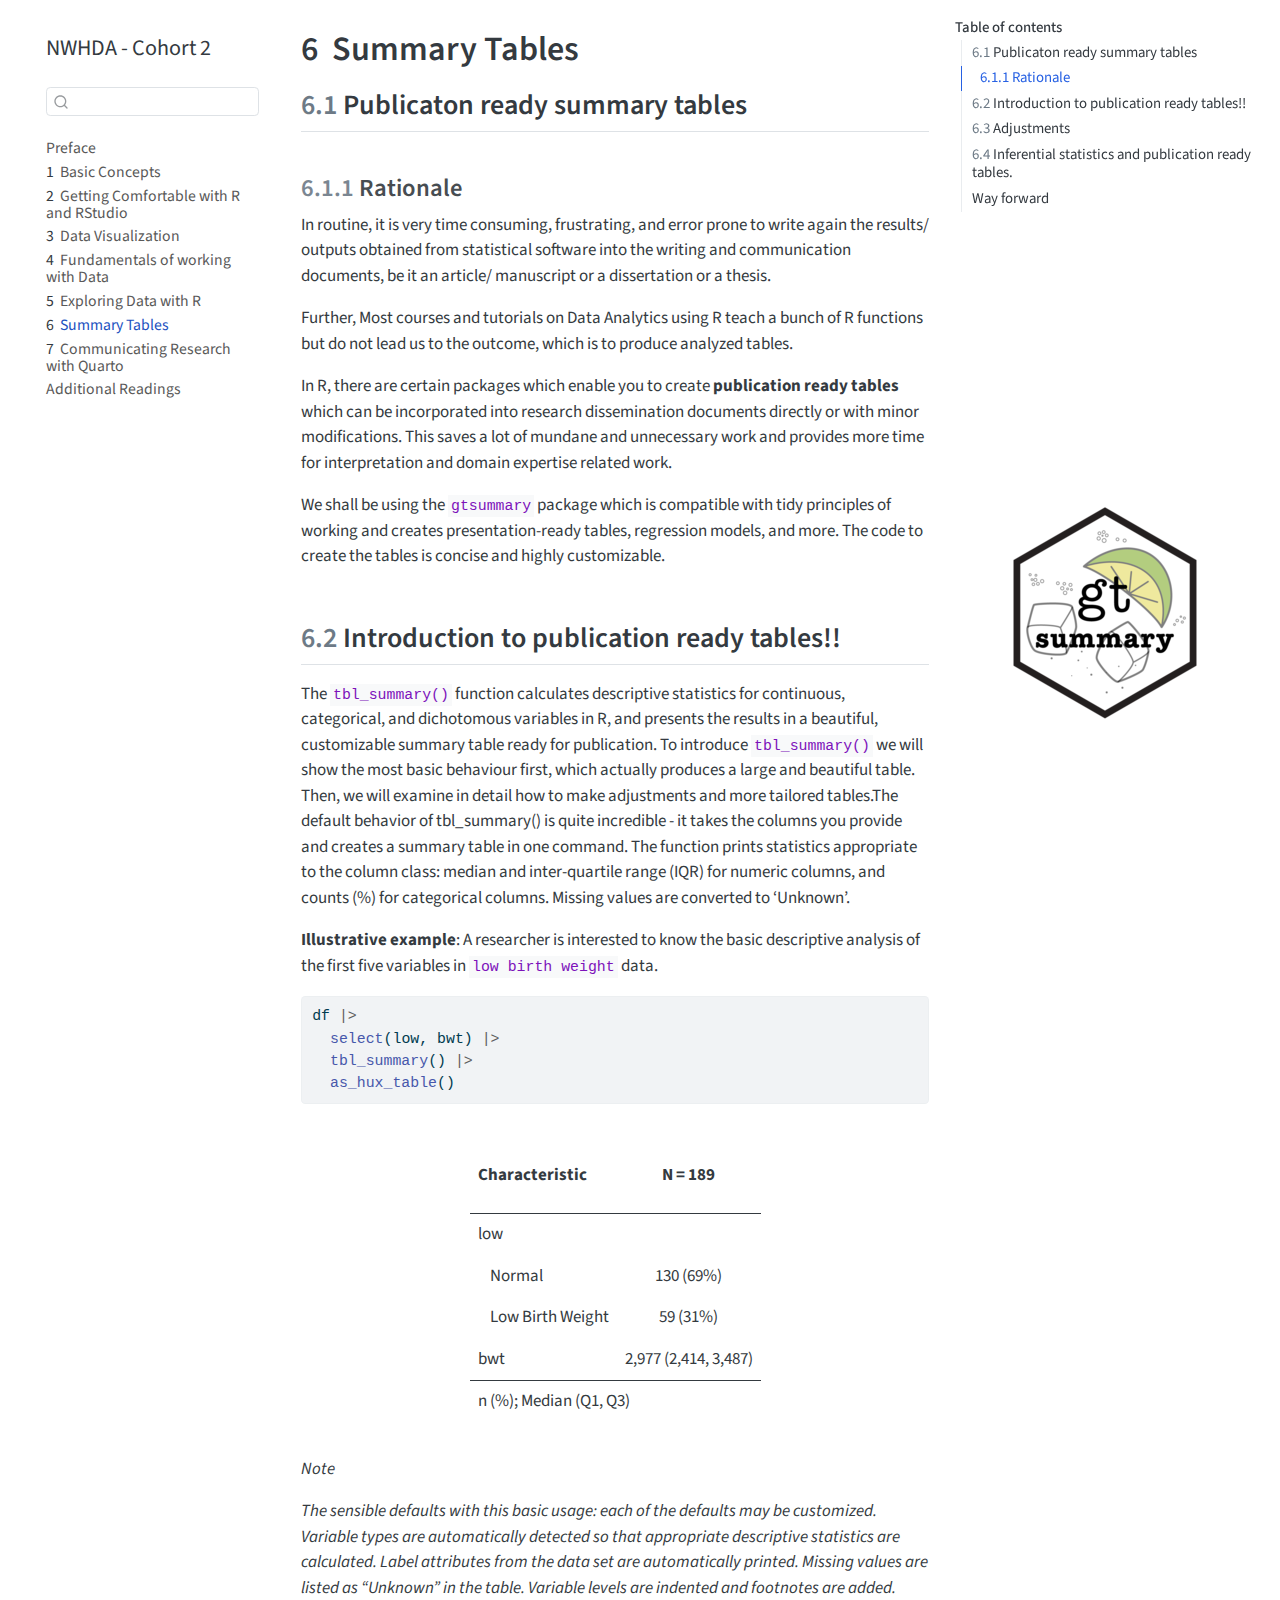
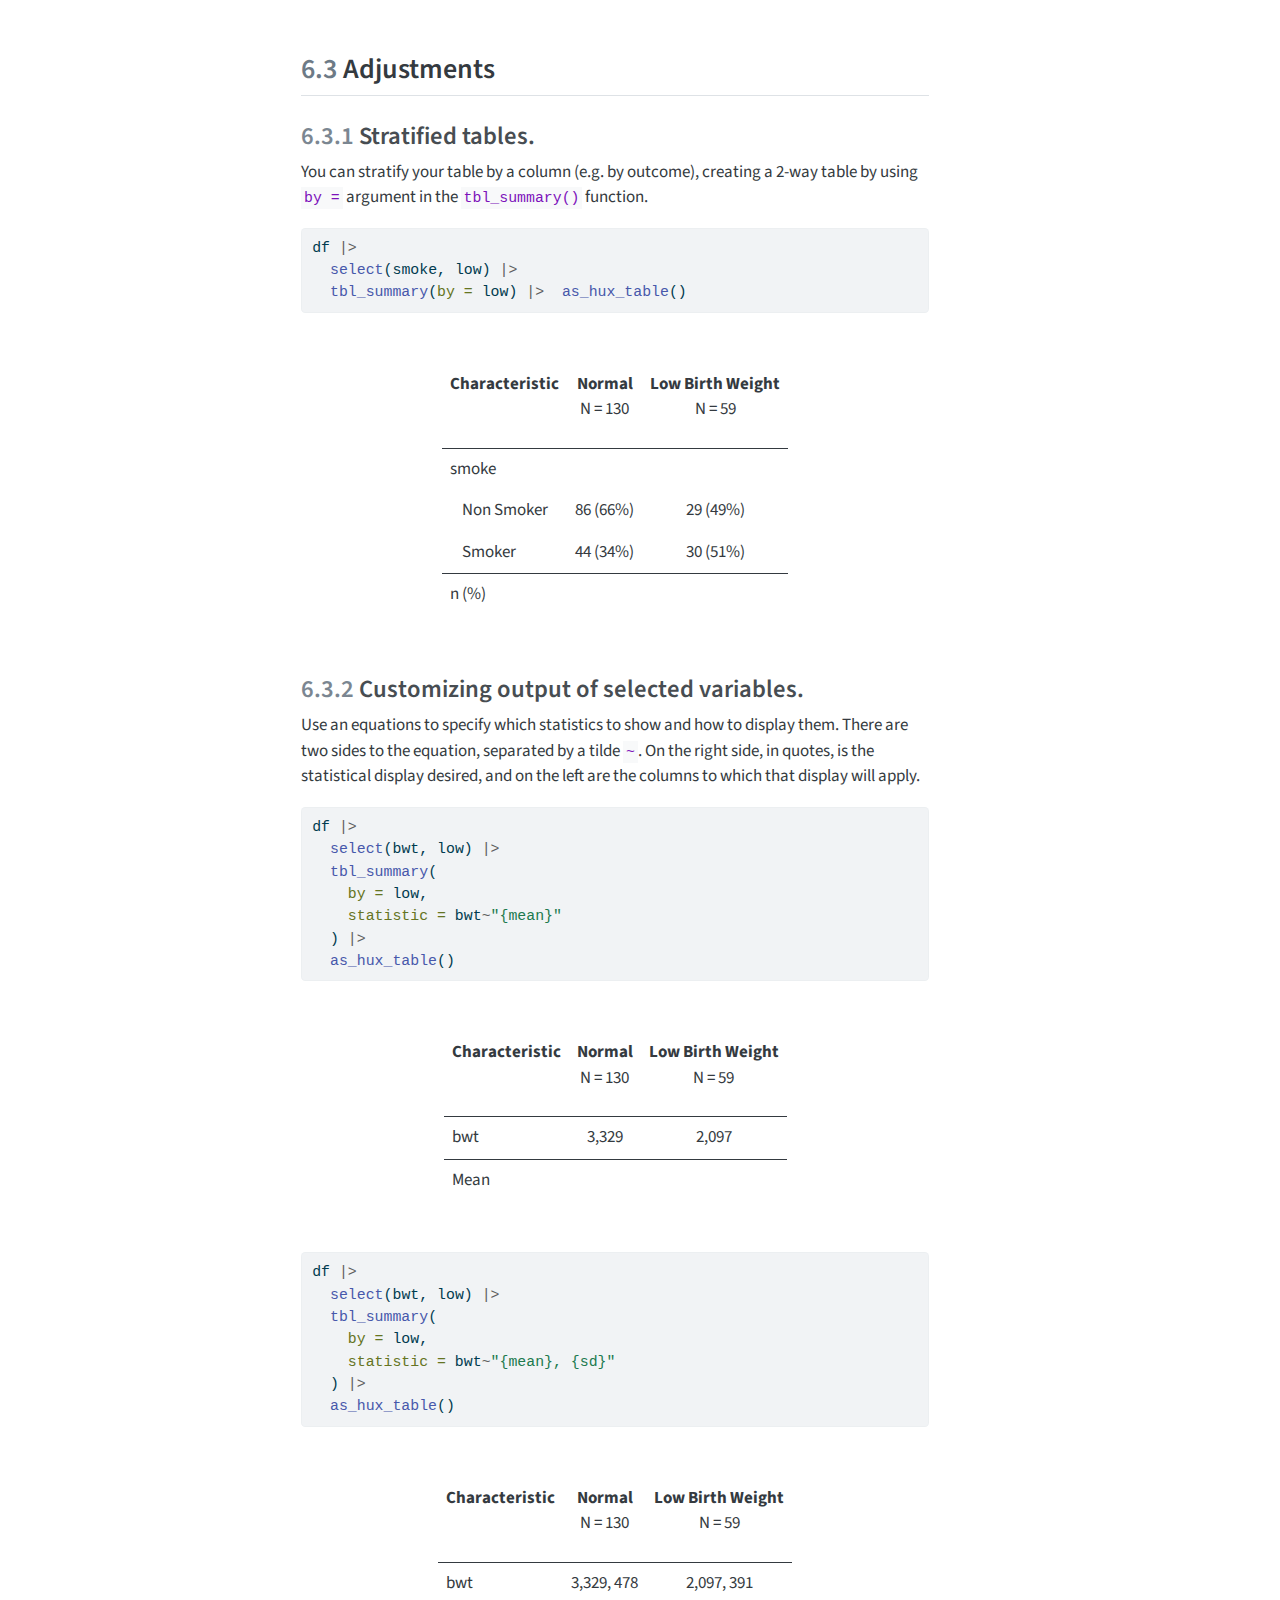
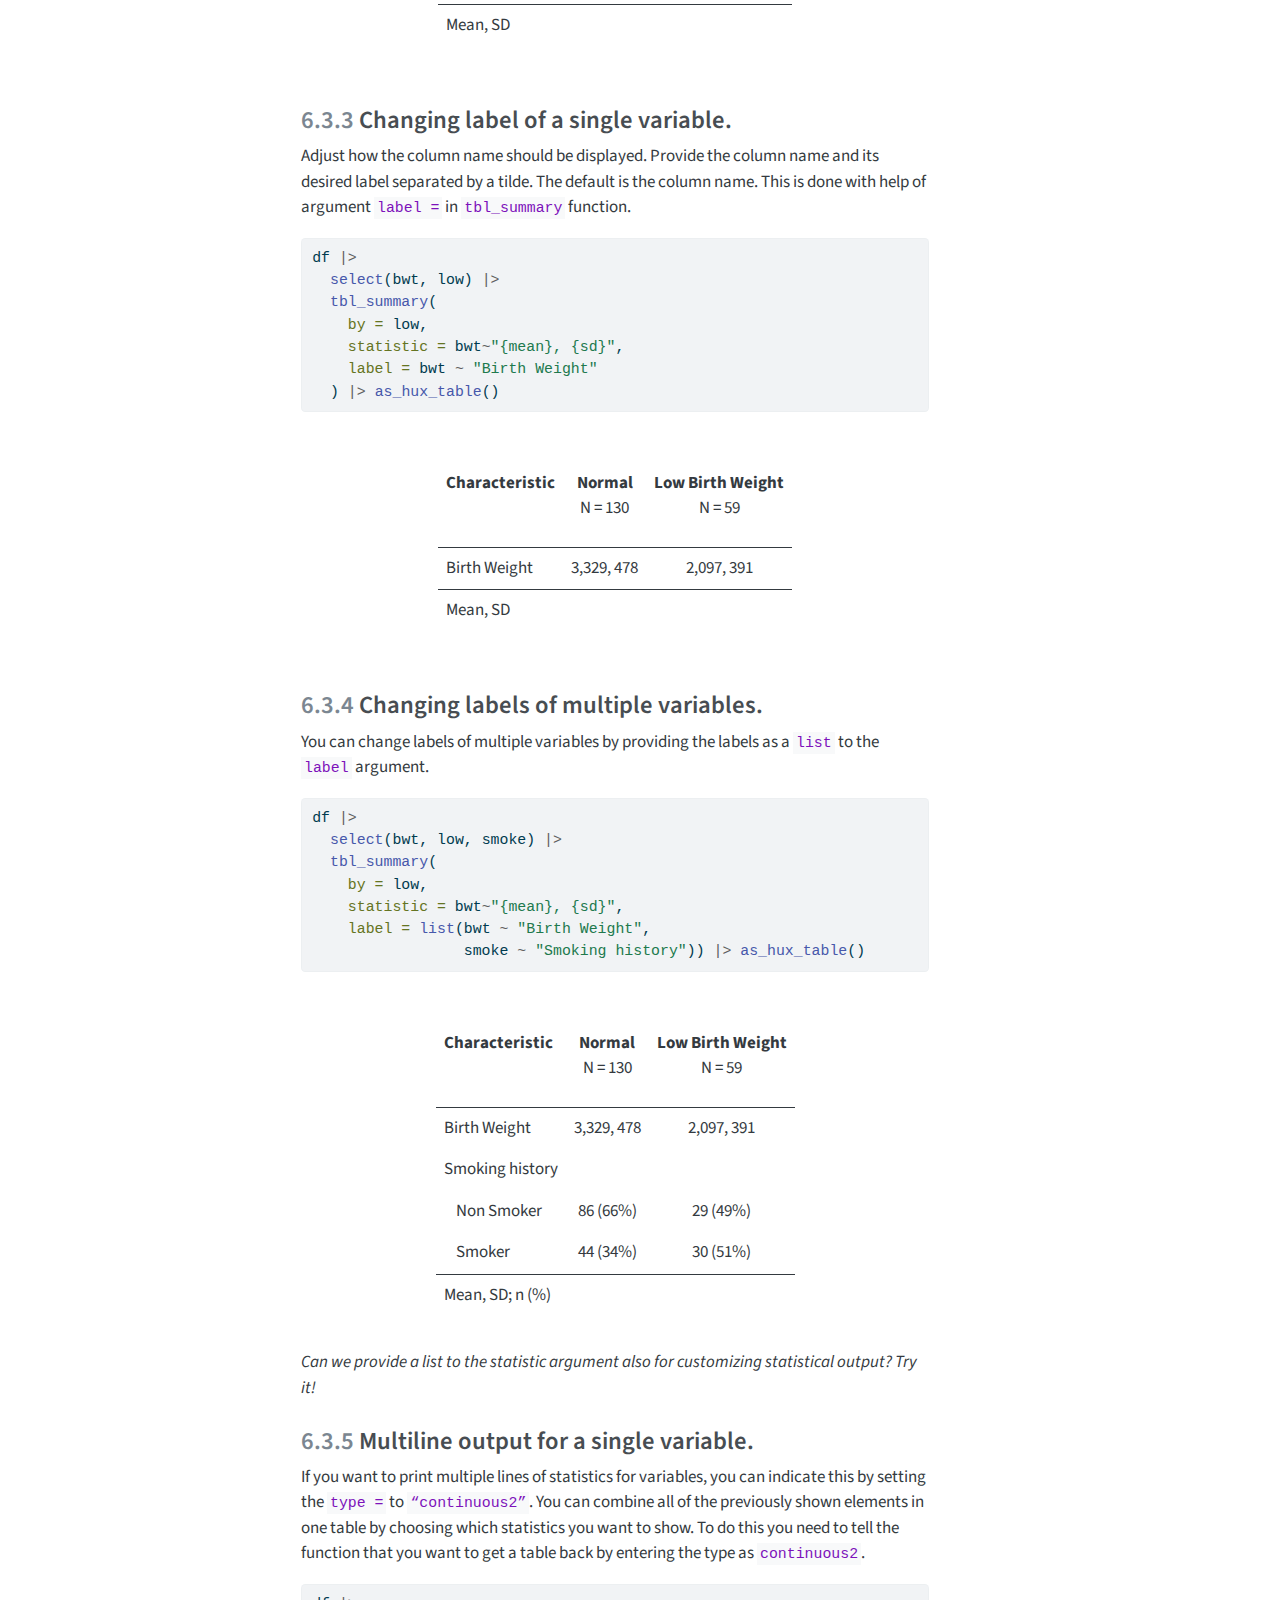
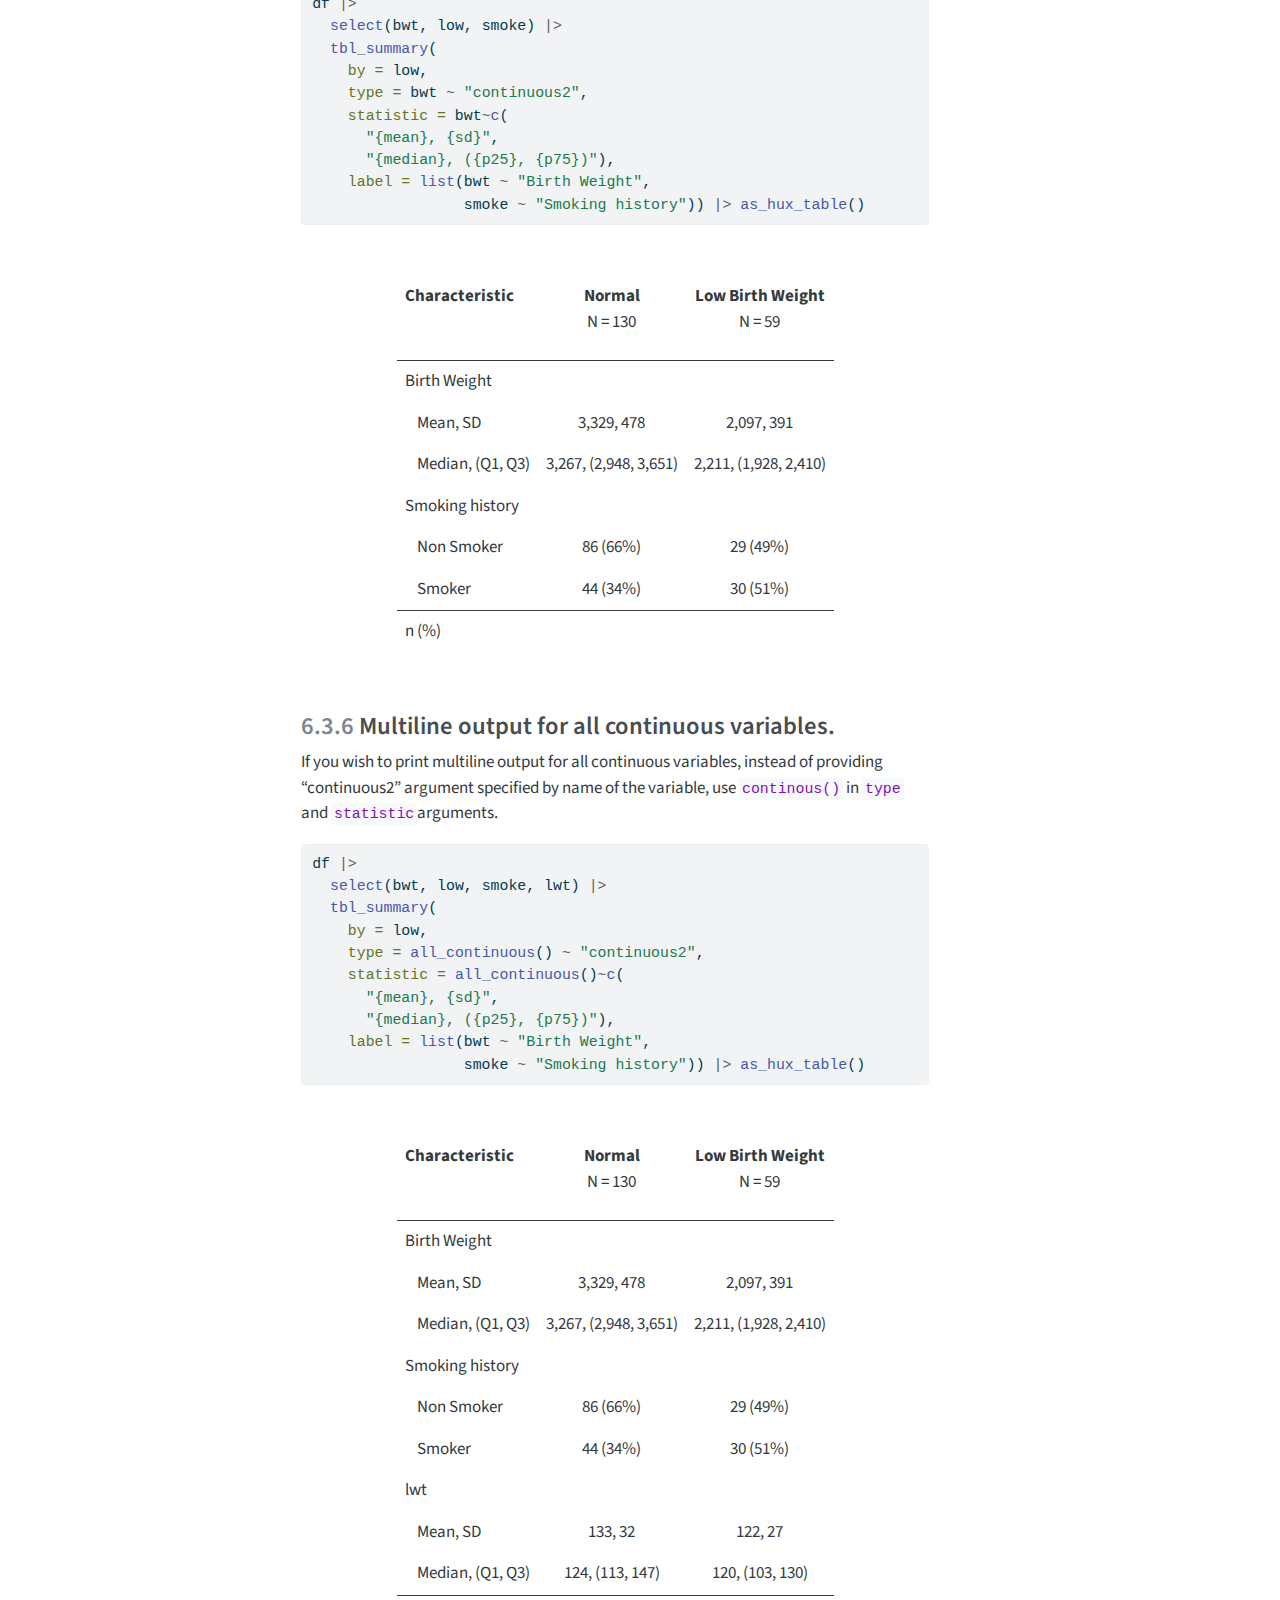
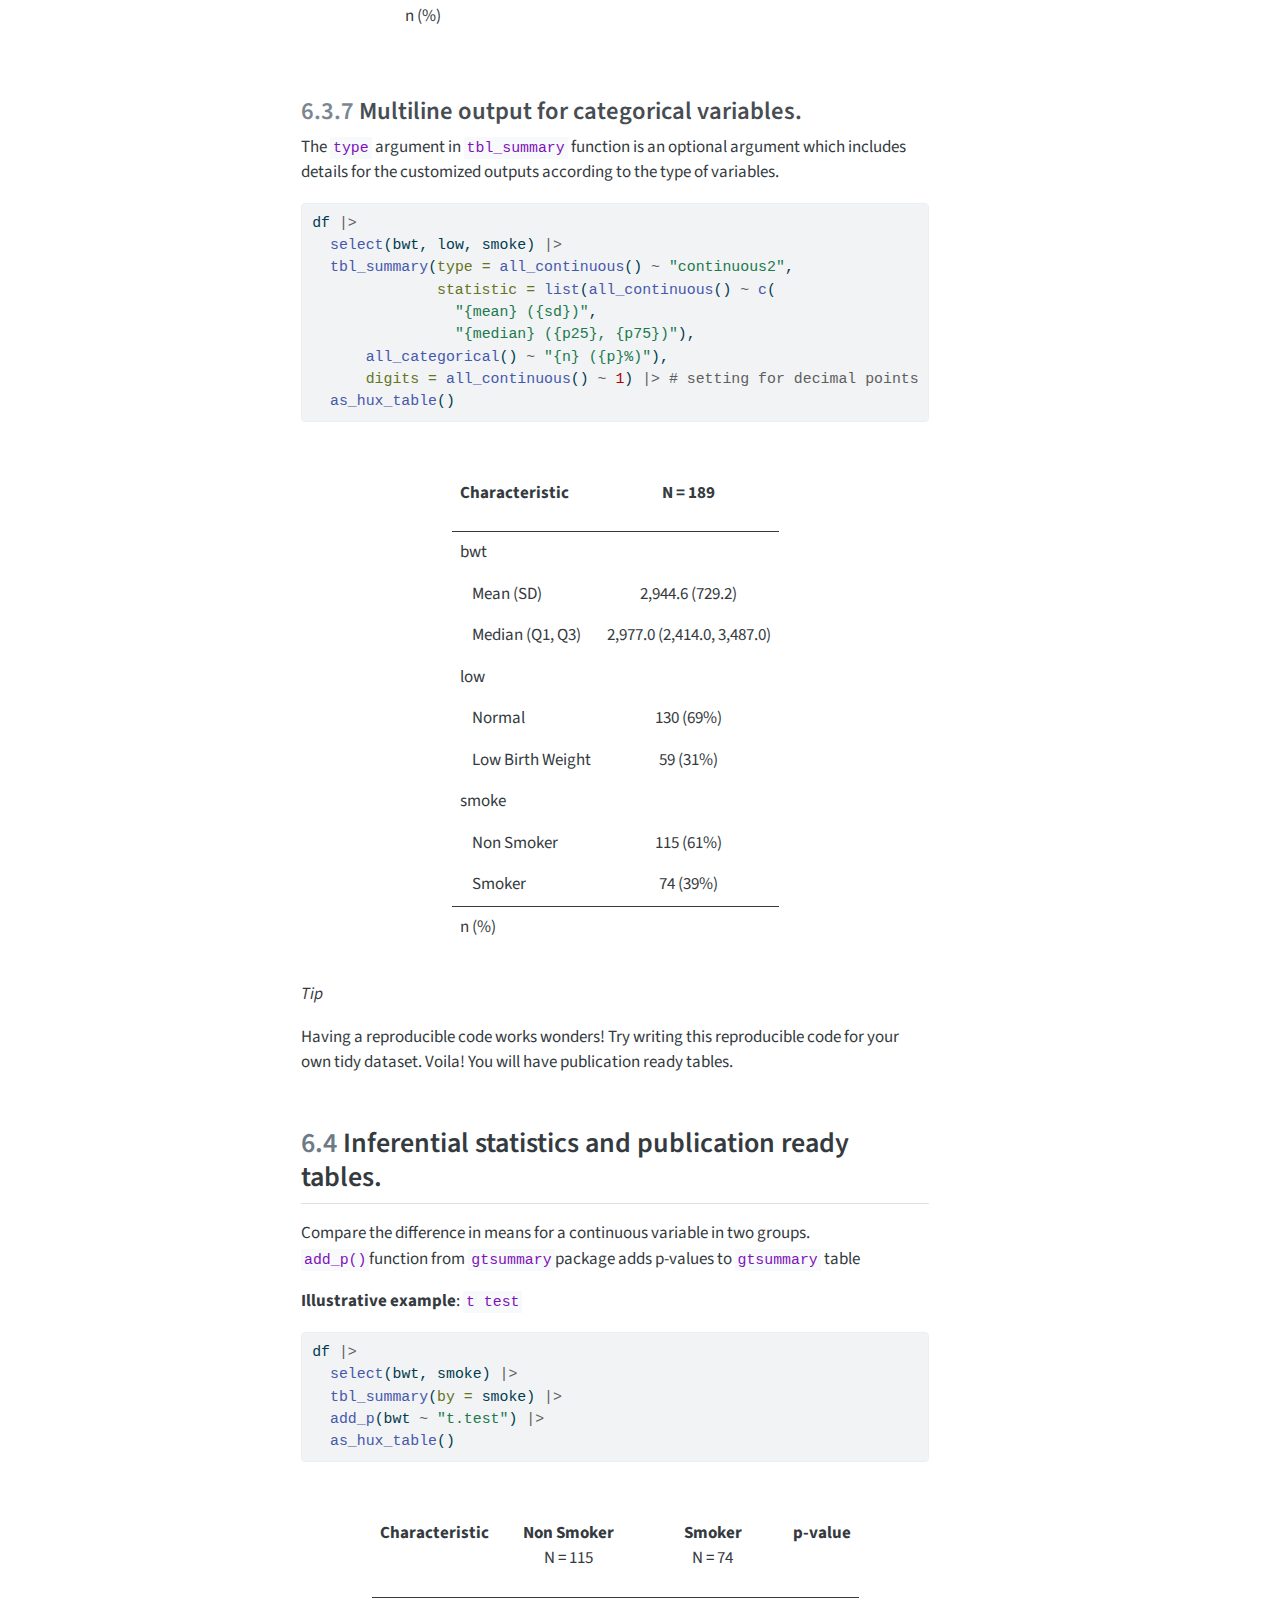
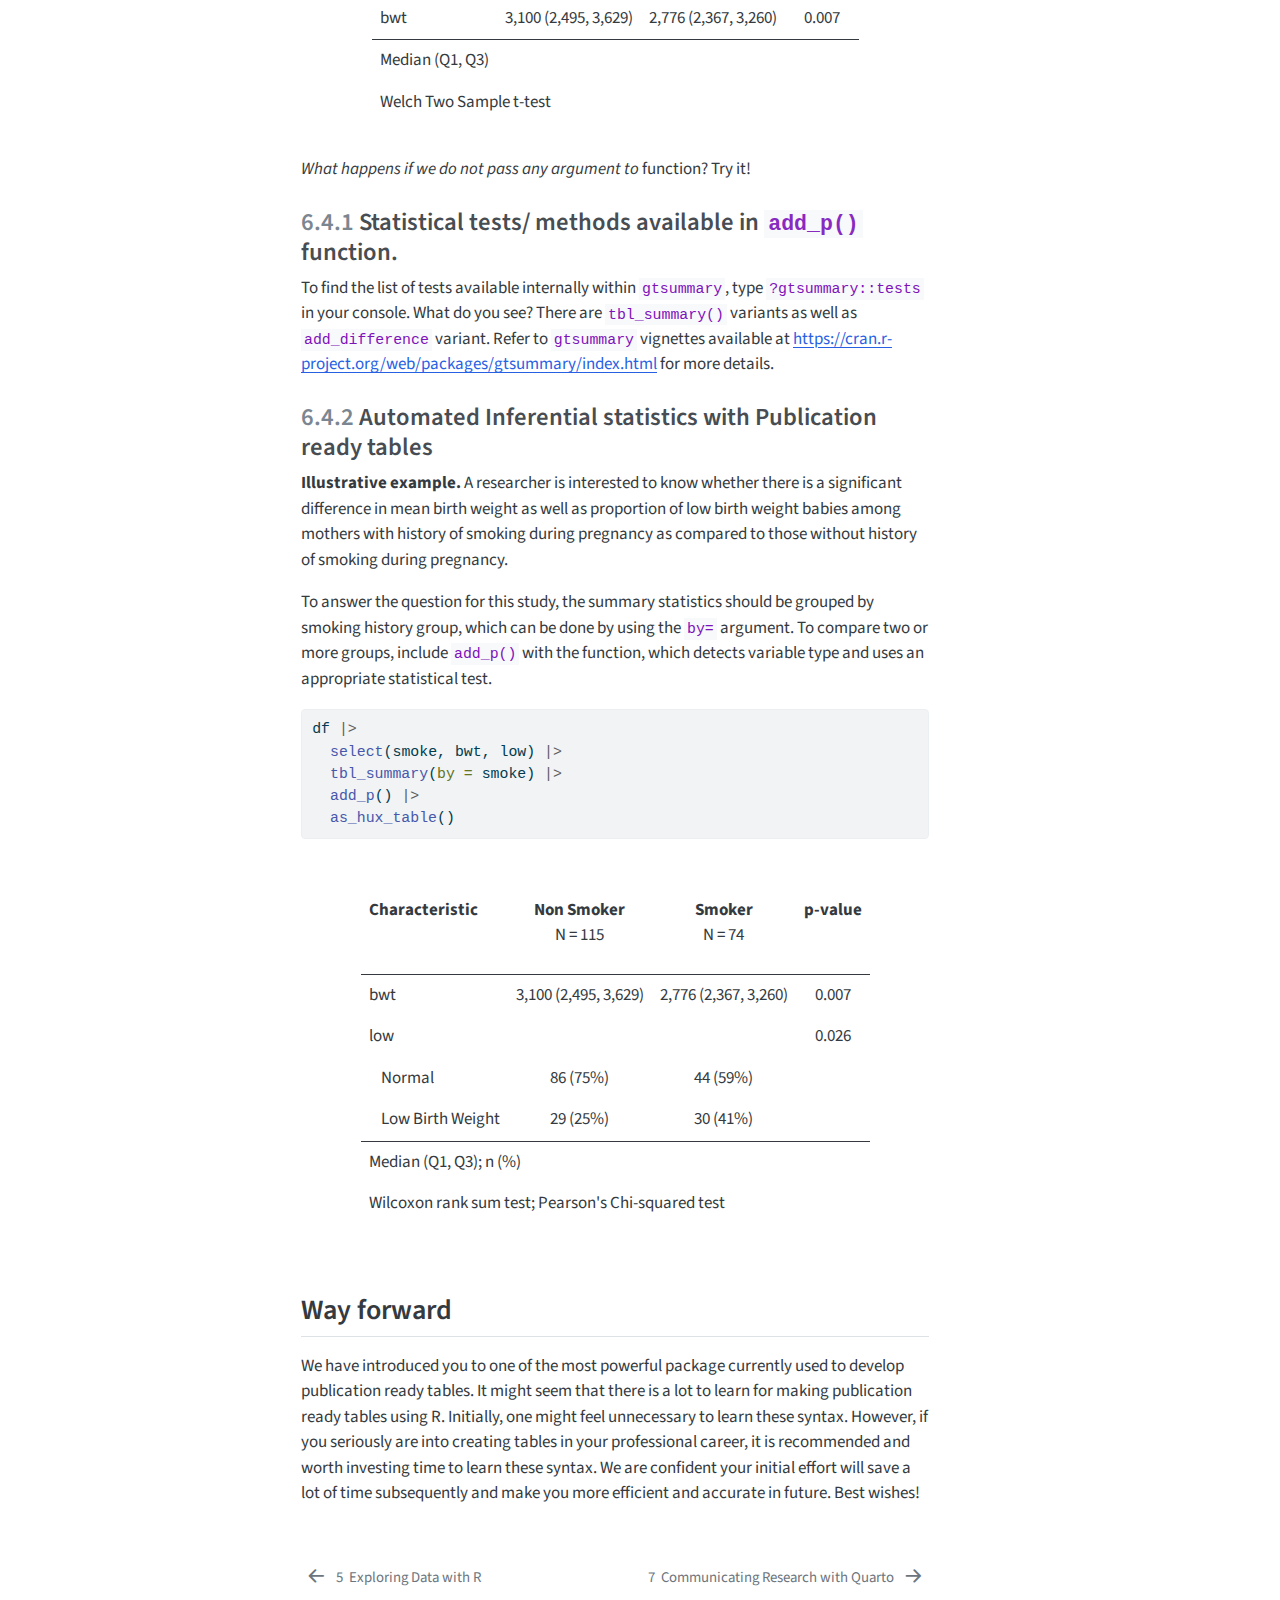
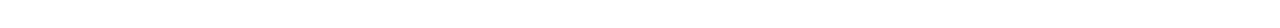
<file: docs/chapter_7_summary_tables_v2.html>
<!DOCTYPE html>
<html xmlns="http://www.w3.org/1999/xhtml" lang="en" xml:lang="en"><head>

<meta charset="utf-8">
<meta name="generator" content="quarto-1.4.529">

<meta name="viewport" content="width=device-width, initial-scale=1.0, user-scalable=yes">


<title>NWHDA - Cohort 2 - 6&nbsp; Summary Tables</title>
<style>
code{white-space: pre-wrap;}
span.smallcaps{font-variant: small-caps;}
div.columns{display: flex; gap: min(4vw, 1.5em);}
div.column{flex: auto; overflow-x: auto;}
div.hanging-indent{margin-left: 1.5em; text-indent: -1.5em;}
ul.task-list{list-style: none;}
ul.task-list li input[type="checkbox"] {
  width: 0.8em;
  margin: 0 0.8em 0.2em -1em; /* quarto-specific, see https://github.com/quarto-dev/quarto-cli/issues/4556 */ 
  vertical-align: middle;
}
/* CSS for syntax highlighting */
pre > code.sourceCode { white-space: pre; position: relative; }
pre > code.sourceCode > span { line-height: 1.25; }
pre > code.sourceCode > span:empty { height: 1.2em; }
.sourceCode { overflow: visible; }
code.sourceCode > span { color: inherit; text-decoration: inherit; }
div.sourceCode { margin: 1em 0; }
pre.sourceCode { margin: 0; }
@media screen {
div.sourceCode { overflow: auto; }
}
@media print {
pre > code.sourceCode { white-space: pre-wrap; }
pre > code.sourceCode > span { text-indent: -5em; padding-left: 5em; }
}
pre.numberSource code
  { counter-reset: source-line 0; }
pre.numberSource code > span
  { position: relative; left: -4em; counter-increment: source-line; }
pre.numberSource code > span > a:first-child::before
  { content: counter(source-line);
    position: relative; left: -1em; text-align: right; vertical-align: baseline;
    border: none; display: inline-block;
    -webkit-touch-callout: none; -webkit-user-select: none;
    -khtml-user-select: none; -moz-user-select: none;
    -ms-user-select: none; user-select: none;
    padding: 0 4px; width: 4em;
  }
pre.numberSource { margin-left: 3em;  padding-left: 4px; }
div.sourceCode
  {   }
@media screen {
pre > code.sourceCode > span > a:first-child::before { text-decoration: underline; }
}
</style>


<script src="site_libs/quarto-nav/quarto-nav.js"></script>
<script src="site_libs/quarto-nav/headroom.min.js"></script>
<script src="site_libs/clipboard/clipboard.min.js"></script>
<script src="site_libs/quarto-search/autocomplete.umd.js"></script>
<script src="site_libs/quarto-search/fuse.min.js"></script>
<script src="site_libs/quarto-search/quarto-search.js"></script>
<meta name="quarto:offset" content="./">
<link href="./chapter_8_quarto.html" rel="next">
<link href="./chapter_5_exploring_data.html" rel="prev">
<script src="site_libs/quarto-html/quarto.js"></script>
<script src="site_libs/quarto-html/popper.min.js"></script>
<script src="site_libs/quarto-html/tippy.umd.min.js"></script>
<script src="site_libs/quarto-html/anchor.min.js"></script>
<link href="site_libs/quarto-html/tippy.css" rel="stylesheet">
<link href="site_libs/quarto-html/quarto-syntax-highlighting.css" rel="stylesheet" id="quarto-text-highlighting-styles">
<script src="site_libs/bootstrap/bootstrap.min.js"></script>
<link href="site_libs/bootstrap/bootstrap-icons.css" rel="stylesheet">
<link href="site_libs/bootstrap/bootstrap.min.css" rel="stylesheet" id="quarto-bootstrap" data-mode="light">
<script id="quarto-search-options" type="application/json">{
  "location": "sidebar",
  "copy-button": false,
  "collapse-after": 3,
  "panel-placement": "start",
  "type": "textbox",
  "limit": 50,
  "keyboard-shortcut": [
    "f",
    "/",
    "s"
  ],
  "show-item-context": false,
  "language": {
    "search-no-results-text": "No results",
    "search-matching-documents-text": "matching documents",
    "search-copy-link-title": "Copy link to search",
    "search-hide-matches-text": "Hide additional matches",
    "search-more-match-text": "more match in this document",
    "search-more-matches-text": "more matches in this document",
    "search-clear-button-title": "Clear",
    "search-text-placeholder": "",
    "search-detached-cancel-button-title": "Cancel",
    "search-submit-button-title": "Submit",
    "search-label": "Search"
  }
}</script>


</head>

<body class="nav-sidebar floating slimcontent">

<div id="quarto-search-results"></div>
  <header id="quarto-header" class="headroom fixed-top">
  <nav class="quarto-secondary-nav">
    <div class="container-fluid d-flex">
      <button type="button" class="quarto-btn-toggle btn" data-bs-toggle="collapse" data-bs-target=".quarto-sidebar-collapse-item" aria-controls="quarto-sidebar" aria-expanded="false" aria-label="Toggle sidebar navigation" onclick="if (window.quartoToggleHeadroom) { window.quartoToggleHeadroom(); }">
        <i class="bi bi-layout-text-sidebar-reverse"></i>
      </button>
        <nav class="quarto-page-breadcrumbs" aria-label="breadcrumb"><ol class="breadcrumb"><li class="breadcrumb-item"><a href="./chapter_7_summary_tables_v2.html"><span class="chapter-number">6</span>&nbsp; <span class="chapter-title">Summary Tables</span></a></li></ol></nav>
        <a class="flex-grow-1" role="button" data-bs-toggle="collapse" data-bs-target=".quarto-sidebar-collapse-item" aria-controls="quarto-sidebar" aria-expanded="false" aria-label="Toggle sidebar navigation" onclick="if (window.quartoToggleHeadroom) { window.quartoToggleHeadroom(); }">      
        </a>
      <button type="button" class="btn quarto-search-button" aria-label="" onclick="window.quartoOpenSearch();">
        <i class="bi bi-search"></i>
      </button>
    </div>
  </nav>
</header>
<!-- content -->
<div id="quarto-content" class="quarto-container page-columns page-rows-contents page-layout-article">
<!-- sidebar -->
  <nav id="quarto-sidebar" class="sidebar collapse collapse-horizontal quarto-sidebar-collapse-item sidebar-navigation floating overflow-auto">
    <div class="pt-lg-2 mt-2 text-left sidebar-header">
    <div class="sidebar-title mb-0 py-0">
      <a href="./">NWHDA - Cohort 2</a> 
    </div>
      </div>
        <div class="mt-2 flex-shrink-0 align-items-center">
        <div class="sidebar-search">
        <div id="quarto-search" class="" title="Search"></div>
        </div>
        </div>
    <div class="sidebar-menu-container"> 
    <ul class="list-unstyled mt-1">
        <li class="sidebar-item">
  <div class="sidebar-item-container"> 
  <a href="./index.html" id="quarto-sidebar-item-1" class="sidebar-item-text sidebar-link">
 <span class="menu-text">Preface</span></a>
  </div>
</li>
        <li class="sidebar-item">
  <div class="sidebar-item-container"> 
  <a href="./chapter_1_primer.html" id="quarto-sidebar-item-2" class="sidebar-item-text sidebar-link">
 <span class="menu-text"><span class="chapter-number">1</span>&nbsp; <span class="chapter-title">Basic Concepts</span></span></a>
  </div>
</li>
        <li class="sidebar-item">
  <div class="sidebar-item-container"> 
  <a href="./chapter_2_rstudio.html" id="quarto-sidebar-item-3" class="sidebar-item-text sidebar-link">
 <span class="menu-text"><span class="chapter-number">2</span>&nbsp; <span class="chapter-title">Getting Comfortable with R and RStudio</span></span></a>
  </div>
</li>
        <li class="sidebar-item">
  <div class="sidebar-item-container"> 
  <a href="./chapter_3_visualisation.html" id="quarto-sidebar-item-4" class="sidebar-item-text sidebar-link">
 <span class="menu-text"><span class="chapter-number">3</span>&nbsp; <span class="chapter-title">Data Visualization</span></span></a>
  </div>
</li>
        <li class="sidebar-item">
  <div class="sidebar-item-container"> 
  <a href="./chapter_4_working_with_data.html" id="quarto-sidebar-item-5" class="sidebar-item-text sidebar-link">
 <span class="menu-text"><span class="chapter-number">4</span>&nbsp; <span class="chapter-title">Fundamentals of working with Data</span></span></a>
  </div>
</li>
        <li class="sidebar-item">
  <div class="sidebar-item-container"> 
  <a href="./chapter_5_exploring_data.html" id="quarto-sidebar-item-6" class="sidebar-item-text sidebar-link">
 <span class="menu-text"><span class="chapter-number">5</span>&nbsp; <span class="chapter-title">Exploring Data with R</span></span></a>
  </div>
</li>
        <li class="sidebar-item">
  <div class="sidebar-item-container"> 
  <a href="./chapter_7_summary_tables_v2.html" id="quarto-sidebar-item-7" class="sidebar-item-text sidebar-link active">
 <span class="menu-text"><span class="chapter-number">6</span>&nbsp; <span class="chapter-title">Summary Tables</span></span></a>
  </div>
</li>
        <li class="sidebar-item">
  <div class="sidebar-item-container"> 
  <a href="./chapter_8_quarto.html" id="quarto-sidebar-item-8" class="sidebar-item-text sidebar-link">
 <span class="menu-text"><span class="chapter-number">7</span>&nbsp; <span class="chapter-title">Communicating Research with Quarto</span></span></a>
  </div>
</li>
        <li class="sidebar-item">
  <div class="sidebar-item-container"> 
  <a href="./additional_materials.html" id="quarto-sidebar-item-9" class="sidebar-item-text sidebar-link">
 <span class="menu-text">Additional Readings</span></a>
  </div>
</li>
    </ul>
    </div>
</nav>
<div id="quarto-sidebar-glass" class="quarto-sidebar-collapse-item" data-bs-toggle="collapse" data-bs-target=".quarto-sidebar-collapse-item"></div>
<!-- margin-sidebar -->
    <div id="quarto-margin-sidebar" class="sidebar margin-sidebar">
        <nav id="TOC" role="doc-toc" class="toc-active">
    <h2 id="toc-title">Table of contents</h2>
   
  <ul>
  <li><a href="#publicaton-ready-summary-tables" id="toc-publicaton-ready-summary-tables" class="nav-link active" data-scroll-target="#publicaton-ready-summary-tables"><span class="header-section-number">6.1</span> Publicaton ready summary tables</a>
  <ul class="collapse">
  <li><a href="#rationale" id="toc-rationale" class="nav-link" data-scroll-target="#rationale"><span class="header-section-number">6.1.1</span> Rationale</a></li>
  </ul></li>
  <li><a href="#introduction-to-publication-ready-tables" id="toc-introduction-to-publication-ready-tables" class="nav-link" data-scroll-target="#introduction-to-publication-ready-tables"><span class="header-section-number">6.2</span> Introduction to publication ready tables!!</a></li>
  <li><a href="#adjustments" id="toc-adjustments" class="nav-link" data-scroll-target="#adjustments"><span class="header-section-number">6.3</span> Adjustments</a>
  <ul class="collapse">
  <li><a href="#stratified-tables." id="toc-stratified-tables." class="nav-link" data-scroll-target="#stratified-tables."><span class="header-section-number">6.3.1</span> Stratified tables.</a></li>
  <li><a href="#customizing-output-of-selected-variables." id="toc-customizing-output-of-selected-variables." class="nav-link" data-scroll-target="#customizing-output-of-selected-variables."><span class="header-section-number">6.3.2</span> Customizing output of selected variables.</a></li>
  <li><a href="#changing-label-of-a-single-variable." id="toc-changing-label-of-a-single-variable." class="nav-link" data-scroll-target="#changing-label-of-a-single-variable."><span class="header-section-number">6.3.3</span> Changing label of a single variable.</a></li>
  <li><a href="#changing-labels-of-multiple-variables." id="toc-changing-labels-of-multiple-variables." class="nav-link" data-scroll-target="#changing-labels-of-multiple-variables."><span class="header-section-number">6.3.4</span> Changing labels of multiple variables.</a></li>
  <li><a href="#multiline-output-for-a-single-variable." id="toc-multiline-output-for-a-single-variable." class="nav-link" data-scroll-target="#multiline-output-for-a-single-variable."><span class="header-section-number">6.3.5</span> Multiline output for a single variable.</a></li>
  <li><a href="#multiline-output-for-all-continuous-variables." id="toc-multiline-output-for-all-continuous-variables." class="nav-link" data-scroll-target="#multiline-output-for-all-continuous-variables."><span class="header-section-number">6.3.6</span> Multiline output for all continuous variables.</a></li>
  <li><a href="#multiline-output-for-categorical-variables." id="toc-multiline-output-for-categorical-variables." class="nav-link" data-scroll-target="#multiline-output-for-categorical-variables."><span class="header-section-number">6.3.7</span> Multiline output for categorical variables.</a></li>
  </ul></li>
  <li><a href="#inferential-statistics-and-publication-ready-tables." id="toc-inferential-statistics-and-publication-ready-tables." class="nav-link" data-scroll-target="#inferential-statistics-and-publication-ready-tables."><span class="header-section-number">6.4</span> Inferential statistics and publication ready tables.</a>
  <ul class="collapse">
  <li><a href="#statistical-tests-methods-available-in-add_p-function." id="toc-statistical-tests-methods-available-in-add_p-function." class="nav-link" data-scroll-target="#statistical-tests-methods-available-in-add_p-function."><span class="header-section-number">6.4.1</span> Statistical tests/ methods available in <code>add_p()</code> function.</a></li>
  <li><a href="#automated-inferential-statistics-with-publication-ready-tables" id="toc-automated-inferential-statistics-with-publication-ready-tables" class="nav-link" data-scroll-target="#automated-inferential-statistics-with-publication-ready-tables"><span class="header-section-number">6.4.2</span> Automated Inferential statistics with Publication ready tables</a></li>
  </ul></li>
  <li><a href="#way-forward" id="toc-way-forward" class="nav-link" data-scroll-target="#way-forward">Way forward</a></li>
  </ul>
</nav>
    </div>
<!-- main -->
<main class="content page-columns page-full" id="quarto-document-content">

<header id="title-block-header" class="quarto-title-block default">
<div class="quarto-title">
<h1 class="title"><span class="chapter-number">6</span>&nbsp; <span class="chapter-title">Summary Tables</span></h1>
</div>



<div class="quarto-title-meta">

    
  
    
  </div>
  


</header>


<section id="publicaton-ready-summary-tables" class="level2 page-columns page-full" data-number="6.1">
<h2 data-number="6.1" class="anchored" data-anchor-id="publicaton-ready-summary-tables"><span class="header-section-number">6.1</span> Publicaton ready summary tables</h2>
<section id="rationale" class="level3 page-columns page-full" data-number="6.1.1">
<h3 data-number="6.1.1" class="anchored" data-anchor-id="rationale"><span class="header-section-number">6.1.1</span> Rationale</h3>
<p>In routine, it is very time consuming, frustrating, and error prone to write again the results/ outputs obtained from statistical software into the writing and communication documents, be it an article/ manuscript or a dissertation or a thesis.</p>
<p>Further, Most courses and tutorials on Data Analytics using R teach a bunch of R functions but do not lead us to the outcome, which is to produce analyzed tables.</p>
<p>In R, there are certain packages which enable you to create <strong>publication ready tables</strong> which can be incorporated into research dissemination documents directly or with minor modifications. This saves a lot of mundane and unnecessary work and provides more time for interpretation and domain expertise related work.</p>
<p>We shall be using the <code>gtsummary</code> package which is compatible with tidy principles of working and creates presentation-ready tables, regression models, and more. The code to create the tables is concise and highly customizable.</p>

<div class="no-row-height column-margin column-container"><div class="">
<div class="quarto-figure quarto-figure-center">
<figure class="figure">
<p><img src="images/gt_summary.png" class="img-fluid quarto-figure quarto-figure-center figure-img"></p>
</figure>
</div>
</div></div></section>
</section>
<section id="introduction-to-publication-ready-tables" class="level2" data-number="6.2">
<h2 data-number="6.2" class="anchored" data-anchor-id="introduction-to-publication-ready-tables"><span class="header-section-number">6.2</span> Introduction to publication ready tables!!</h2>
<p>The <code>tbl_summary()</code> function calculates descriptive statistics for continuous, categorical, and dichotomous variables in R, and presents the results in a beautiful, customizable summary table ready for publication. To introduce <code>tbl_summary()</code> we will show the most basic behaviour first, which actually produces a large and beautiful table. Then, we will examine in detail how to make adjustments and more tailored tables.The default behavior of tbl_summary() is quite incredible - it takes the columns you provide and creates a summary table in one command. The function prints statistics appropriate to the column class: median and inter-quartile range (IQR) for numeric columns, and counts (%) for categorical columns. Missing values are converted to ‘Unknown’.</p>
<p><strong>Illustrative example</strong>: A researcher is interested to know the basic descriptive analysis of the first five variables in <code>low birth weight</code> data.</p>
<div class="cell">
<div class="sourceCode cell-code" id="cb1"><pre class="sourceCode r code-with-copy"><code class="sourceCode r"><span id="cb1-1"><a href="#cb1-1" aria-hidden="true" tabindex="-1"></a>df <span class="sc">|&gt;</span>  </span>
<span id="cb1-2"><a href="#cb1-2" aria-hidden="true" tabindex="-1"></a>  <span class="fu">select</span>(low, bwt) <span class="sc">|&gt;</span></span>
<span id="cb1-3"><a href="#cb1-3" aria-hidden="true" tabindex="-1"></a>  <span class="fu">tbl_summary</span>() <span class="sc">|&gt;</span>  </span>
<span id="cb1-4"><a href="#cb1-4" aria-hidden="true" tabindex="-1"></a>  <span class="fu">as_hux_table</span>()</span></code><button title="Copy to Clipboard" class="code-copy-button"><i class="bi"></i></button></pre></div>
<div class="cell-output-display">
<table class="huxtable" data-quarto-disable-processing="true" style="border-collapse: collapse; border: 0px; margin-bottom: 2em; margin-top: 2em; ; margin-left: auto; margin-right: auto;  ">
<colgroup><col><col></colgroup><tbody><tr>
<th style="vertical-align: top; text-align: left; white-space: normal; border-style: solid solid solid solid; border-width: 0pt 0pt 0.4pt 0pt;    padding: 6pt 6pt 6pt 6pt; font-weight: normal;"><p><strong>Characteristic</strong></p>
</th><th style="vertical-align: top; text-align: center; white-space: normal; border-style: solid solid solid solid; border-width: 0pt 0pt 0.4pt 0pt;    padding: 6pt 6pt 6pt 6pt; font-weight: normal;"><p><strong>N = 189</strong></p>
</th></tr>
<tr>
<td style="vertical-align: top; text-align: left; white-space: normal; border-style: solid solid solid solid; border-width: 0.4pt 0pt 0pt 0pt;    padding: 6pt 6pt 6pt 6pt; font-weight: normal;">low</td><td style="vertical-align: top; text-align: center; white-space: normal; border-style: solid solid solid solid; border-width: 0.4pt 0pt 0pt 0pt;    padding: 6pt 6pt 6pt 6pt; font-weight: normal;"></td></tr>
<tr>
<td style="vertical-align: top; text-align: left; white-space: normal; border-style: solid solid solid solid; border-width: 0pt 0pt 0pt 0pt;    padding: 6pt 6pt 6pt 15pt; font-weight: normal;">Normal</td><td style="vertical-align: top; text-align: center; white-space: normal; border-style: solid solid solid solid; border-width: 0pt 0pt 0pt 0pt;    padding: 6pt 6pt 6pt 6pt; font-weight: normal;">130 (69%)</td></tr>
<tr>
<td style="vertical-align: top; text-align: left; white-space: normal; border-style: solid solid solid solid; border-width: 0pt 0pt 0pt 0pt;    padding: 6pt 6pt 6pt 15pt; font-weight: normal;">Low Birth Weight</td><td style="vertical-align: top; text-align: center; white-space: normal; border-style: solid solid solid solid; border-width: 0pt 0pt 0pt 0pt;    padding: 6pt 6pt 6pt 6pt; font-weight: normal;">59 (31%)</td></tr>
<tr>
<td style="vertical-align: top; text-align: left; white-space: normal; border-style: solid solid solid solid; border-width: 0pt 0pt 0.8pt 0pt;    padding: 6pt 6pt 6pt 6pt; font-weight: normal;">bwt</td><td style="vertical-align: top; text-align: center; white-space: normal; border-style: solid solid solid solid; border-width: 0pt 0pt 0.8pt 0pt;    padding: 6pt 6pt 6pt 6pt; font-weight: normal;">2,977 (2,414, 3,487)</td></tr>
<tr>
<td colspan="2" style="vertical-align: top; text-align: left; white-space: normal; border-style: solid solid solid solid; border-width: 0.8pt 0pt 0pt 0pt;    padding: 6pt 6pt 6pt 6pt; font-weight: normal;">n (%); Median (Q1, Q3)</td></tr>
</tbody></table>

</div>
</div>
<p><em>Note</em></p>
<p><em>The sensible defaults with this basic usage: each of the defaults may be customized. Variable types are automatically detected so that appropriate descriptive statistics are calculated. Label attributes from the data set are automatically printed. Missing values are listed as “Unknown” in the table. Variable levels are indented and footnotes are added.</em></p>
</section>
<section id="adjustments" class="level2" data-number="6.3">
<h2 data-number="6.3" class="anchored" data-anchor-id="adjustments"><span class="header-section-number">6.3</span> Adjustments</h2>
<section id="stratified-tables." class="level3" data-number="6.3.1">
<h3 data-number="6.3.1" class="anchored" data-anchor-id="stratified-tables."><span class="header-section-number">6.3.1</span> Stratified tables.</h3>
<p>You can stratify your table by a column (e.g.&nbsp;by outcome), creating a 2-way table by using <code>by =</code> argument in the <code>tbl_summary()</code> function.</p>
<div class="cell">
<div class="sourceCode cell-code" id="cb2"><pre class="sourceCode r code-with-copy"><code class="sourceCode r"><span id="cb2-1"><a href="#cb2-1" aria-hidden="true" tabindex="-1"></a>df <span class="sc">|&gt;</span>  </span>
<span id="cb2-2"><a href="#cb2-2" aria-hidden="true" tabindex="-1"></a>  <span class="fu">select</span>(smoke, low) <span class="sc">|&gt;</span> </span>
<span id="cb2-3"><a href="#cb2-3" aria-hidden="true" tabindex="-1"></a>  <span class="fu">tbl_summary</span>(<span class="at">by =</span> low) <span class="sc">|&gt;</span>  <span class="fu">as_hux_table</span>()</span></code><button title="Copy to Clipboard" class="code-copy-button"><i class="bi"></i></button></pre></div>
<div class="cell-output-display">
<table class="huxtable" data-quarto-disable-processing="true" style="border-collapse: collapse; border: 0px; margin-bottom: 2em; margin-top: 2em; ; margin-left: auto; margin-right: auto;  ">
<colgroup><col><col><col></colgroup><tbody><tr>
<th style="vertical-align: top; text-align: left; white-space: normal; border-style: solid solid solid solid; border-width: 0pt 0pt 0.4pt 0pt;    padding: 6pt 6pt 6pt 6pt; font-weight: normal;"><p><strong>Characteristic</strong></p>
</th><th style="vertical-align: top; text-align: center; white-space: normal; border-style: solid solid solid solid; border-width: 0pt 0pt 0.4pt 0pt;    padding: 6pt 6pt 6pt 6pt; font-weight: normal;"><p><strong>Normal</strong><br>
N = 130</p>
</th><th style="vertical-align: top; text-align: center; white-space: normal; border-style: solid solid solid solid; border-width: 0pt 0pt 0.4pt 0pt;    padding: 6pt 6pt 6pt 6pt; font-weight: normal;"><p><strong>Low Birth Weight</strong><br>
N = 59</p>
</th></tr>
<tr>
<td style="vertical-align: top; text-align: left; white-space: normal; border-style: solid solid solid solid; border-width: 0.4pt 0pt 0pt 0pt;    padding: 6pt 6pt 6pt 6pt; font-weight: normal;">smoke</td><td style="vertical-align: top; text-align: center; white-space: normal; border-style: solid solid solid solid; border-width: 0.4pt 0pt 0pt 0pt;    padding: 6pt 6pt 6pt 6pt; font-weight: normal;"></td><td style="vertical-align: top; text-align: center; white-space: normal; border-style: solid solid solid solid; border-width: 0.4pt 0pt 0pt 0pt;    padding: 6pt 6pt 6pt 6pt; font-weight: normal;"></td></tr>
<tr>
<td style="vertical-align: top; text-align: left; white-space: normal; border-style: solid solid solid solid; border-width: 0pt 0pt 0pt 0pt;    padding: 6pt 6pt 6pt 15pt; font-weight: normal;">Non Smoker</td><td style="vertical-align: top; text-align: center; white-space: normal; border-style: solid solid solid solid; border-width: 0pt 0pt 0pt 0pt;    padding: 6pt 6pt 6pt 6pt; font-weight: normal;">86 (66%)</td><td style="vertical-align: top; text-align: center; white-space: normal; border-style: solid solid solid solid; border-width: 0pt 0pt 0pt 0pt;    padding: 6pt 6pt 6pt 6pt; font-weight: normal;">29 (49%)</td></tr>
<tr>
<td style="vertical-align: top; text-align: left; white-space: normal; border-style: solid solid solid solid; border-width: 0pt 0pt 0.8pt 0pt;    padding: 6pt 6pt 6pt 15pt; font-weight: normal;">Smoker</td><td style="vertical-align: top; text-align: center; white-space: normal; border-style: solid solid solid solid; border-width: 0pt 0pt 0.8pt 0pt;    padding: 6pt 6pt 6pt 6pt; font-weight: normal;">44 (34%)</td><td style="vertical-align: top; text-align: center; white-space: normal; border-style: solid solid solid solid; border-width: 0pt 0pt 0.8pt 0pt;    padding: 6pt 6pt 6pt 6pt; font-weight: normal;">30 (51%)</td></tr>
<tr>
<td colspan="3" style="vertical-align: top; text-align: left; white-space: normal; border-style: solid solid solid solid; border-width: 0.8pt 0pt 0pt 0pt;    padding: 6pt 6pt 6pt 6pt; font-weight: normal;">n (%)</td></tr>
</tbody></table>

</div>
</div>
</section>
<section id="customizing-output-of-selected-variables." class="level3" data-number="6.3.2">
<h3 data-number="6.3.2" class="anchored" data-anchor-id="customizing-output-of-selected-variables."><span class="header-section-number">6.3.2</span> Customizing output of selected variables.</h3>
<p>Use an equations to specify which statistics to show and how to display them. There are two sides to the equation, separated by a tilde <code>~</code>. On the right side, in quotes, is the statistical display desired, and on the left are the columns to which that display will apply.</p>
<div class="cell">
<div class="sourceCode cell-code" id="cb3"><pre class="sourceCode r code-with-copy"><code class="sourceCode r"><span id="cb3-1"><a href="#cb3-1" aria-hidden="true" tabindex="-1"></a>df <span class="sc">|&gt;</span> </span>
<span id="cb3-2"><a href="#cb3-2" aria-hidden="true" tabindex="-1"></a>  <span class="fu">select</span>(bwt, low) <span class="sc">|&gt;</span></span>
<span id="cb3-3"><a href="#cb3-3" aria-hidden="true" tabindex="-1"></a>  <span class="fu">tbl_summary</span>(</span>
<span id="cb3-4"><a href="#cb3-4" aria-hidden="true" tabindex="-1"></a>    <span class="at">by =</span> low,</span>
<span id="cb3-5"><a href="#cb3-5" aria-hidden="true" tabindex="-1"></a>    <span class="at">statistic =</span> bwt<span class="sc">~</span><span class="st">"{mean}"</span></span>
<span id="cb3-6"><a href="#cb3-6" aria-hidden="true" tabindex="-1"></a>  ) <span class="sc">|&gt;</span> </span>
<span id="cb3-7"><a href="#cb3-7" aria-hidden="true" tabindex="-1"></a>  <span class="fu">as_hux_table</span>()</span></code><button title="Copy to Clipboard" class="code-copy-button"><i class="bi"></i></button></pre></div>
<div class="cell-output-display">
<table class="huxtable" data-quarto-disable-processing="true" style="border-collapse: collapse; border: 0px; margin-bottom: 2em; margin-top: 2em; ; margin-left: auto; margin-right: auto;  ">
<colgroup><col><col><col></colgroup><tbody><tr>
<th style="vertical-align: top; text-align: left; white-space: normal; border-style: solid solid solid solid; border-width: 0pt 0pt 0.4pt 0pt;    padding: 6pt 6pt 6pt 6pt; font-weight: normal;"><p><strong>Characteristic</strong></p>
</th><th style="vertical-align: top; text-align: center; white-space: normal; border-style: solid solid solid solid; border-width: 0pt 0pt 0.4pt 0pt;    padding: 6pt 6pt 6pt 6pt; font-weight: normal;"><p><strong>Normal</strong><br>
N = 130</p>
</th><th style="vertical-align: top; text-align: center; white-space: normal; border-style: solid solid solid solid; border-width: 0pt 0pt 0.4pt 0pt;    padding: 6pt 6pt 6pt 6pt; font-weight: normal;"><p><strong>Low Birth Weight</strong><br>
N = 59</p>
</th></tr>
<tr>
<td style="vertical-align: top; text-align: left; white-space: normal; border-style: solid solid solid solid; border-width: 0.4pt 0pt 0.8pt 0pt;    padding: 6pt 6pt 6pt 6pt; font-weight: normal;">bwt</td><td style="vertical-align: top; text-align: center; white-space: normal; border-style: solid solid solid solid; border-width: 0.4pt 0pt 0.8pt 0pt;    padding: 6pt 6pt 6pt 6pt; font-weight: normal;">3,329</td><td style="vertical-align: top; text-align: center; white-space: normal; border-style: solid solid solid solid; border-width: 0.4pt 0pt 0.8pt 0pt;    padding: 6pt 6pt 6pt 6pt; font-weight: normal;">2,097</td></tr>
<tr>
<td colspan="3" style="vertical-align: top; text-align: left; white-space: normal; border-style: solid solid solid solid; border-width: 0.8pt 0pt 0pt 0pt;    padding: 6pt 6pt 6pt 6pt; font-weight: normal;">Mean</td></tr>
</tbody></table>

</div>
</div>
<div class="cell">
<div class="sourceCode cell-code" id="cb4"><pre class="sourceCode r code-with-copy"><code class="sourceCode r"><span id="cb4-1"><a href="#cb4-1" aria-hidden="true" tabindex="-1"></a>df <span class="sc">|&gt;</span> </span>
<span id="cb4-2"><a href="#cb4-2" aria-hidden="true" tabindex="-1"></a>  <span class="fu">select</span>(bwt, low) <span class="sc">|&gt;</span></span>
<span id="cb4-3"><a href="#cb4-3" aria-hidden="true" tabindex="-1"></a>  <span class="fu">tbl_summary</span>(</span>
<span id="cb4-4"><a href="#cb4-4" aria-hidden="true" tabindex="-1"></a>    <span class="at">by =</span> low,</span>
<span id="cb4-5"><a href="#cb4-5" aria-hidden="true" tabindex="-1"></a>    <span class="at">statistic =</span> bwt<span class="sc">~</span><span class="st">"{mean}, {sd}"</span></span>
<span id="cb4-6"><a href="#cb4-6" aria-hidden="true" tabindex="-1"></a>  ) <span class="sc">|&gt;</span> </span>
<span id="cb4-7"><a href="#cb4-7" aria-hidden="true" tabindex="-1"></a>  <span class="fu">as_hux_table</span>()</span></code><button title="Copy to Clipboard" class="code-copy-button"><i class="bi"></i></button></pre></div>
<div class="cell-output-display">
<table class="huxtable" data-quarto-disable-processing="true" style="border-collapse: collapse; border: 0px; margin-bottom: 2em; margin-top: 2em; ; margin-left: auto; margin-right: auto;  ">
<colgroup><col><col><col></colgroup><tbody><tr>
<th style="vertical-align: top; text-align: left; white-space: normal; border-style: solid solid solid solid; border-width: 0pt 0pt 0.4pt 0pt;    padding: 6pt 6pt 6pt 6pt; font-weight: normal;"><p><strong>Characteristic</strong></p>
</th><th style="vertical-align: top; text-align: center; white-space: normal; border-style: solid solid solid solid; border-width: 0pt 0pt 0.4pt 0pt;    padding: 6pt 6pt 6pt 6pt; font-weight: normal;"><p><strong>Normal</strong><br>
N = 130</p>
</th><th style="vertical-align: top; text-align: center; white-space: normal; border-style: solid solid solid solid; border-width: 0pt 0pt 0.4pt 0pt;    padding: 6pt 6pt 6pt 6pt; font-weight: normal;"><p><strong>Low Birth Weight</strong><br>
N = 59</p>
</th></tr>
<tr>
<td style="vertical-align: top; text-align: left; white-space: normal; border-style: solid solid solid solid; border-width: 0.4pt 0pt 0.8pt 0pt;    padding: 6pt 6pt 6pt 6pt; font-weight: normal;">bwt</td><td style="vertical-align: top; text-align: center; white-space: normal; border-style: solid solid solid solid; border-width: 0.4pt 0pt 0.8pt 0pt;    padding: 6pt 6pt 6pt 6pt; font-weight: normal;">3,329, 478</td><td style="vertical-align: top; text-align: center; white-space: normal; border-style: solid solid solid solid; border-width: 0.4pt 0pt 0.8pt 0pt;    padding: 6pt 6pt 6pt 6pt; font-weight: normal;">2,097, 391</td></tr>
<tr>
<td colspan="3" style="vertical-align: top; text-align: left; white-space: normal; border-style: solid solid solid solid; border-width: 0.8pt 0pt 0pt 0pt;    padding: 6pt 6pt 6pt 6pt; font-weight: normal;">Mean, SD</td></tr>
</tbody></table>

</div>
</div>
</section>
<section id="changing-label-of-a-single-variable." class="level3" data-number="6.3.3">
<h3 data-number="6.3.3" class="anchored" data-anchor-id="changing-label-of-a-single-variable."><span class="header-section-number">6.3.3</span> Changing label of a single variable.</h3>
<p>Adjust how the column name should be displayed. Provide the column name and its desired label separated by a tilde. The default is the column name. This is done with help of argument <code>label =</code> in <code>tbl_summary</code> function.</p>
<div class="cell">
<div class="sourceCode cell-code" id="cb5"><pre class="sourceCode r code-with-copy"><code class="sourceCode r"><span id="cb5-1"><a href="#cb5-1" aria-hidden="true" tabindex="-1"></a>df <span class="sc">|&gt;</span> </span>
<span id="cb5-2"><a href="#cb5-2" aria-hidden="true" tabindex="-1"></a>  <span class="fu">select</span>(bwt, low) <span class="sc">|&gt;</span></span>
<span id="cb5-3"><a href="#cb5-3" aria-hidden="true" tabindex="-1"></a>  <span class="fu">tbl_summary</span>(</span>
<span id="cb5-4"><a href="#cb5-4" aria-hidden="true" tabindex="-1"></a>    <span class="at">by =</span> low,</span>
<span id="cb5-5"><a href="#cb5-5" aria-hidden="true" tabindex="-1"></a>    <span class="at">statistic =</span> bwt<span class="sc">~</span><span class="st">"{mean}, {sd}"</span>,</span>
<span id="cb5-6"><a href="#cb5-6" aria-hidden="true" tabindex="-1"></a>    <span class="at">label =</span> bwt <span class="sc">~</span> <span class="st">"Birth Weight"</span></span>
<span id="cb5-7"><a href="#cb5-7" aria-hidden="true" tabindex="-1"></a>  ) <span class="sc">|&gt;</span> <span class="fu">as_hux_table</span>()</span></code><button title="Copy to Clipboard" class="code-copy-button"><i class="bi"></i></button></pre></div>
<div class="cell-output-display">
<table class="huxtable" data-quarto-disable-processing="true" style="border-collapse: collapse; border: 0px; margin-bottom: 2em; margin-top: 2em; ; margin-left: auto; margin-right: auto;  ">
<colgroup><col><col><col></colgroup><tbody><tr>
<th style="vertical-align: top; text-align: left; white-space: normal; border-style: solid solid solid solid; border-width: 0pt 0pt 0.4pt 0pt;    padding: 6pt 6pt 6pt 6pt; font-weight: normal;"><p><strong>Characteristic</strong></p>
</th><th style="vertical-align: top; text-align: center; white-space: normal; border-style: solid solid solid solid; border-width: 0pt 0pt 0.4pt 0pt;    padding: 6pt 6pt 6pt 6pt; font-weight: normal;"><p><strong>Normal</strong><br>
N = 130</p>
</th><th style="vertical-align: top; text-align: center; white-space: normal; border-style: solid solid solid solid; border-width: 0pt 0pt 0.4pt 0pt;    padding: 6pt 6pt 6pt 6pt; font-weight: normal;"><p><strong>Low Birth Weight</strong><br>
N = 59</p>
</th></tr>
<tr>
<td style="vertical-align: top; text-align: left; white-space: normal; border-style: solid solid solid solid; border-width: 0.4pt 0pt 0.8pt 0pt;    padding: 6pt 6pt 6pt 6pt; font-weight: normal;">Birth Weight</td><td style="vertical-align: top; text-align: center; white-space: normal; border-style: solid solid solid solid; border-width: 0.4pt 0pt 0.8pt 0pt;    padding: 6pt 6pt 6pt 6pt; font-weight: normal;">3,329, 478</td><td style="vertical-align: top; text-align: center; white-space: normal; border-style: solid solid solid solid; border-width: 0.4pt 0pt 0.8pt 0pt;    padding: 6pt 6pt 6pt 6pt; font-weight: normal;">2,097, 391</td></tr>
<tr>
<td colspan="3" style="vertical-align: top; text-align: left; white-space: normal; border-style: solid solid solid solid; border-width: 0.8pt 0pt 0pt 0pt;    padding: 6pt 6pt 6pt 6pt; font-weight: normal;">Mean, SD</td></tr>
</tbody></table>

</div>
</div>
</section>
<section id="changing-labels-of-multiple-variables." class="level3" data-number="6.3.4">
<h3 data-number="6.3.4" class="anchored" data-anchor-id="changing-labels-of-multiple-variables."><span class="header-section-number">6.3.4</span> Changing labels of multiple variables.</h3>
<p>You can change labels of multiple variables by providing the labels as a <code>list</code> to the <code>label</code> argument.</p>
<div class="cell">
<div class="sourceCode cell-code" id="cb6"><pre class="sourceCode r code-with-copy"><code class="sourceCode r"><span id="cb6-1"><a href="#cb6-1" aria-hidden="true" tabindex="-1"></a>df <span class="sc">|&gt;</span> </span>
<span id="cb6-2"><a href="#cb6-2" aria-hidden="true" tabindex="-1"></a>  <span class="fu">select</span>(bwt, low, smoke) <span class="sc">|&gt;</span></span>
<span id="cb6-3"><a href="#cb6-3" aria-hidden="true" tabindex="-1"></a>  <span class="fu">tbl_summary</span>(</span>
<span id="cb6-4"><a href="#cb6-4" aria-hidden="true" tabindex="-1"></a>    <span class="at">by =</span> low,</span>
<span id="cb6-5"><a href="#cb6-5" aria-hidden="true" tabindex="-1"></a>    <span class="at">statistic =</span> bwt<span class="sc">~</span><span class="st">"{mean}, {sd}"</span>,</span>
<span id="cb6-6"><a href="#cb6-6" aria-hidden="true" tabindex="-1"></a>    <span class="at">label =</span> <span class="fu">list</span>(bwt <span class="sc">~</span> <span class="st">"Birth Weight"</span>,</span>
<span id="cb6-7"><a href="#cb6-7" aria-hidden="true" tabindex="-1"></a>                 smoke <span class="sc">~</span> <span class="st">"Smoking history"</span>)) <span class="sc">|&gt;</span> <span class="fu">as_hux_table</span>()</span></code><button title="Copy to Clipboard" class="code-copy-button"><i class="bi"></i></button></pre></div>
<div class="cell-output-display">
<table class="huxtable" data-quarto-disable-processing="true" style="border-collapse: collapse; border: 0px; margin-bottom: 2em; margin-top: 2em; ; margin-left: auto; margin-right: auto;  ">
<colgroup><col><col><col></colgroup><tbody><tr>
<th style="vertical-align: top; text-align: left; white-space: normal; border-style: solid solid solid solid; border-width: 0pt 0pt 0.4pt 0pt;    padding: 6pt 6pt 6pt 6pt; font-weight: normal;"><p><strong>Characteristic</strong></p>
</th><th style="vertical-align: top; text-align: center; white-space: normal; border-style: solid solid solid solid; border-width: 0pt 0pt 0.4pt 0pt;    padding: 6pt 6pt 6pt 6pt; font-weight: normal;"><p><strong>Normal</strong><br>
N = 130</p>
</th><th style="vertical-align: top; text-align: center; white-space: normal; border-style: solid solid solid solid; border-width: 0pt 0pt 0.4pt 0pt;    padding: 6pt 6pt 6pt 6pt; font-weight: normal;"><p><strong>Low Birth Weight</strong><br>
N = 59</p>
</th></tr>
<tr>
<td style="vertical-align: top; text-align: left; white-space: normal; border-style: solid solid solid solid; border-width: 0.4pt 0pt 0pt 0pt;    padding: 6pt 6pt 6pt 6pt; font-weight: normal;">Birth Weight</td><td style="vertical-align: top; text-align: center; white-space: normal; border-style: solid solid solid solid; border-width: 0.4pt 0pt 0pt 0pt;    padding: 6pt 6pt 6pt 6pt; font-weight: normal;">3,329, 478</td><td style="vertical-align: top; text-align: center; white-space: normal; border-style: solid solid solid solid; border-width: 0.4pt 0pt 0pt 0pt;    padding: 6pt 6pt 6pt 6pt; font-weight: normal;">2,097, 391</td></tr>
<tr>
<td style="vertical-align: top; text-align: left; white-space: normal; border-style: solid solid solid solid; border-width: 0pt 0pt 0pt 0pt;    padding: 6pt 6pt 6pt 6pt; font-weight: normal;">Smoking history</td><td style="vertical-align: top; text-align: center; white-space: normal; border-style: solid solid solid solid; border-width: 0pt 0pt 0pt 0pt;    padding: 6pt 6pt 6pt 6pt; font-weight: normal;"></td><td style="vertical-align: top; text-align: center; white-space: normal; border-style: solid solid solid solid; border-width: 0pt 0pt 0pt 0pt;    padding: 6pt 6pt 6pt 6pt; font-weight: normal;"></td></tr>
<tr>
<td style="vertical-align: top; text-align: left; white-space: normal; border-style: solid solid solid solid; border-width: 0pt 0pt 0pt 0pt;    padding: 6pt 6pt 6pt 15pt; font-weight: normal;">Non Smoker</td><td style="vertical-align: top; text-align: center; white-space: normal; border-style: solid solid solid solid; border-width: 0pt 0pt 0pt 0pt;    padding: 6pt 6pt 6pt 6pt; font-weight: normal;">86 (66%)</td><td style="vertical-align: top; text-align: center; white-space: normal; border-style: solid solid solid solid; border-width: 0pt 0pt 0pt 0pt;    padding: 6pt 6pt 6pt 6pt; font-weight: normal;">29 (49%)</td></tr>
<tr>
<td style="vertical-align: top; text-align: left; white-space: normal; border-style: solid solid solid solid; border-width: 0pt 0pt 0.8pt 0pt;    padding: 6pt 6pt 6pt 15pt; font-weight: normal;">Smoker</td><td style="vertical-align: top; text-align: center; white-space: normal; border-style: solid solid solid solid; border-width: 0pt 0pt 0.8pt 0pt;    padding: 6pt 6pt 6pt 6pt; font-weight: normal;">44 (34%)</td><td style="vertical-align: top; text-align: center; white-space: normal; border-style: solid solid solid solid; border-width: 0pt 0pt 0.8pt 0pt;    padding: 6pt 6pt 6pt 6pt; font-weight: normal;">30 (51%)</td></tr>
<tr>
<td colspan="3" style="vertical-align: top; text-align: left; white-space: normal; border-style: solid solid solid solid; border-width: 0.8pt 0pt 0pt 0pt;    padding: 6pt 6pt 6pt 6pt; font-weight: normal;">Mean, SD; n (%)</td></tr>
</tbody></table>

</div>
</div>
<p><em>Can we provide a list to the statistic argument also for customizing statistical output? Try it!</em></p>
</section>
<section id="multiline-output-for-a-single-variable." class="level3" data-number="6.3.5">
<h3 data-number="6.3.5" class="anchored" data-anchor-id="multiline-output-for-a-single-variable."><span class="header-section-number">6.3.5</span> Multiline output for a single variable.</h3>
<p>If you want to print multiple lines of statistics for variables, you can indicate this by setting the <code>type =</code> to <code>“continuous2”</code>. You can combine all of the previously shown elements in one table by choosing which statistics you want to show. To do this you need to tell the function that you want to get a table back by entering the type as <code>continuous2</code>.</p>
<div class="cell">
<div class="sourceCode cell-code" id="cb7"><pre class="sourceCode r code-with-copy"><code class="sourceCode r"><span id="cb7-1"><a href="#cb7-1" aria-hidden="true" tabindex="-1"></a>df <span class="sc">|&gt;</span> </span>
<span id="cb7-2"><a href="#cb7-2" aria-hidden="true" tabindex="-1"></a>  <span class="fu">select</span>(bwt, low, smoke) <span class="sc">|&gt;</span></span>
<span id="cb7-3"><a href="#cb7-3" aria-hidden="true" tabindex="-1"></a>  <span class="fu">tbl_summary</span>(</span>
<span id="cb7-4"><a href="#cb7-4" aria-hidden="true" tabindex="-1"></a>    <span class="at">by =</span> low,</span>
<span id="cb7-5"><a href="#cb7-5" aria-hidden="true" tabindex="-1"></a>    <span class="at">type =</span> bwt <span class="sc">~</span> <span class="st">"continuous2"</span>,</span>
<span id="cb7-6"><a href="#cb7-6" aria-hidden="true" tabindex="-1"></a>    <span class="at">statistic =</span> bwt<span class="sc">~</span><span class="fu">c</span>(</span>
<span id="cb7-7"><a href="#cb7-7" aria-hidden="true" tabindex="-1"></a>      <span class="st">"{mean}, {sd}"</span>,</span>
<span id="cb7-8"><a href="#cb7-8" aria-hidden="true" tabindex="-1"></a>      <span class="st">"{median}, ({p25}, {p75})"</span>),</span>
<span id="cb7-9"><a href="#cb7-9" aria-hidden="true" tabindex="-1"></a>    <span class="at">label =</span> <span class="fu">list</span>(bwt <span class="sc">~</span> <span class="st">"Birth Weight"</span>,</span>
<span id="cb7-10"><a href="#cb7-10" aria-hidden="true" tabindex="-1"></a>                 smoke <span class="sc">~</span> <span class="st">"Smoking history"</span>)) <span class="sc">|&gt;</span> <span class="fu">as_hux_table</span>()</span></code><button title="Copy to Clipboard" class="code-copy-button"><i class="bi"></i></button></pre></div>
<div class="cell-output-display">
<table class="huxtable" data-quarto-disable-processing="true" style="border-collapse: collapse; border: 0px; margin-bottom: 2em; margin-top: 2em; ; margin-left: auto; margin-right: auto;  ">
<colgroup><col><col><col></colgroup><tbody><tr>
<th style="vertical-align: top; text-align: left; white-space: normal; border-style: solid solid solid solid; border-width: 0pt 0pt 0.4pt 0pt;    padding: 6pt 6pt 6pt 6pt; font-weight: normal;"><p><strong>Characteristic</strong></p>
</th><th style="vertical-align: top; text-align: center; white-space: normal; border-style: solid solid solid solid; border-width: 0pt 0pt 0.4pt 0pt;    padding: 6pt 6pt 6pt 6pt; font-weight: normal;"><p><strong>Normal</strong><br>
N = 130</p>
</th><th style="vertical-align: top; text-align: center; white-space: normal; border-style: solid solid solid solid; border-width: 0pt 0pt 0.4pt 0pt;    padding: 6pt 6pt 6pt 6pt; font-weight: normal;"><p><strong>Low Birth Weight</strong><br>
N = 59</p>
</th></tr>
<tr>
<td style="vertical-align: top; text-align: left; white-space: normal; border-style: solid solid solid solid; border-width: 0.4pt 0pt 0pt 0pt;    padding: 6pt 6pt 6pt 6pt; font-weight: normal;">Birth Weight</td><td style="vertical-align: top; text-align: center; white-space: normal; border-style: solid solid solid solid; border-width: 0.4pt 0pt 0pt 0pt;    padding: 6pt 6pt 6pt 6pt; font-weight: normal;"></td><td style="vertical-align: top; text-align: center; white-space: normal; border-style: solid solid solid solid; border-width: 0.4pt 0pt 0pt 0pt;    padding: 6pt 6pt 6pt 6pt; font-weight: normal;"></td></tr>
<tr>
<td style="vertical-align: top; text-align: left; white-space: normal; border-style: solid solid solid solid; border-width: 0pt 0pt 0pt 0pt;    padding: 6pt 6pt 6pt 15pt; font-weight: normal;">Mean, SD</td><td style="vertical-align: top; text-align: center; white-space: normal; border-style: solid solid solid solid; border-width: 0pt 0pt 0pt 0pt;    padding: 6pt 6pt 6pt 6pt; font-weight: normal;">3,329, 478</td><td style="vertical-align: top; text-align: center; white-space: normal; border-style: solid solid solid solid; border-width: 0pt 0pt 0pt 0pt;    padding: 6pt 6pt 6pt 6pt; font-weight: normal;">2,097, 391</td></tr>
<tr>
<td style="vertical-align: top; text-align: left; white-space: normal; border-style: solid solid solid solid; border-width: 0pt 0pt 0pt 0pt;    padding: 6pt 6pt 6pt 15pt; font-weight: normal;">Median, (Q1, Q3)</td><td style="vertical-align: top; text-align: center; white-space: normal; border-style: solid solid solid solid; border-width: 0pt 0pt 0pt 0pt;    padding: 6pt 6pt 6pt 6pt; font-weight: normal;">3,267, (2,948, 3,651)</td><td style="vertical-align: top; text-align: center; white-space: normal; border-style: solid solid solid solid; border-width: 0pt 0pt 0pt 0pt;    padding: 6pt 6pt 6pt 6pt; font-weight: normal;">2,211, (1,928, 2,410)</td></tr>
<tr>
<td style="vertical-align: top; text-align: left; white-space: normal; border-style: solid solid solid solid; border-width: 0pt 0pt 0pt 0pt;    padding: 6pt 6pt 6pt 6pt; font-weight: normal;">Smoking history</td><td style="vertical-align: top; text-align: center; white-space: normal; border-style: solid solid solid solid; border-width: 0pt 0pt 0pt 0pt;    padding: 6pt 6pt 6pt 6pt; font-weight: normal;"></td><td style="vertical-align: top; text-align: center; white-space: normal; border-style: solid solid solid solid; border-width: 0pt 0pt 0pt 0pt;    padding: 6pt 6pt 6pt 6pt; font-weight: normal;"></td></tr>
<tr>
<td style="vertical-align: top; text-align: left; white-space: normal; border-style: solid solid solid solid; border-width: 0pt 0pt 0pt 0pt;    padding: 6pt 6pt 6pt 15pt; font-weight: normal;">Non Smoker</td><td style="vertical-align: top; text-align: center; white-space: normal; border-style: solid solid solid solid; border-width: 0pt 0pt 0pt 0pt;    padding: 6pt 6pt 6pt 6pt; font-weight: normal;">86 (66%)</td><td style="vertical-align: top; text-align: center; white-space: normal; border-style: solid solid solid solid; border-width: 0pt 0pt 0pt 0pt;    padding: 6pt 6pt 6pt 6pt; font-weight: normal;">29 (49%)</td></tr>
<tr>
<td style="vertical-align: top; text-align: left; white-space: normal; border-style: solid solid solid solid; border-width: 0pt 0pt 0.8pt 0pt;    padding: 6pt 6pt 6pt 15pt; font-weight: normal;">Smoker</td><td style="vertical-align: top; text-align: center; white-space: normal; border-style: solid solid solid solid; border-width: 0pt 0pt 0.8pt 0pt;    padding: 6pt 6pt 6pt 6pt; font-weight: normal;">44 (34%)</td><td style="vertical-align: top; text-align: center; white-space: normal; border-style: solid solid solid solid; border-width: 0pt 0pt 0.8pt 0pt;    padding: 6pt 6pt 6pt 6pt; font-weight: normal;">30 (51%)</td></tr>
<tr>
<td colspan="3" style="vertical-align: top; text-align: left; white-space: normal; border-style: solid solid solid solid; border-width: 0.8pt 0pt 0pt 0pt;    padding: 6pt 6pt 6pt 6pt; font-weight: normal;">n (%)</td></tr>
</tbody></table>

</div>
</div>
</section>
<section id="multiline-output-for-all-continuous-variables." class="level3" data-number="6.3.6">
<h3 data-number="6.3.6" class="anchored" data-anchor-id="multiline-output-for-all-continuous-variables."><span class="header-section-number">6.3.6</span> Multiline output for all continuous variables.</h3>
<p>If you wish to print multiline output for all continuous variables, instead of providing “continuous2” argument specified by name of the variable, use <code>continous()</code> in <code>type</code> and <code>statistic</code>arguments.</p>
<div class="cell">
<div class="sourceCode cell-code" id="cb8"><pre class="sourceCode r code-with-copy"><code class="sourceCode r"><span id="cb8-1"><a href="#cb8-1" aria-hidden="true" tabindex="-1"></a>df <span class="sc">|&gt;</span> </span>
<span id="cb8-2"><a href="#cb8-2" aria-hidden="true" tabindex="-1"></a>  <span class="fu">select</span>(bwt, low, smoke, lwt) <span class="sc">|&gt;</span></span>
<span id="cb8-3"><a href="#cb8-3" aria-hidden="true" tabindex="-1"></a>  <span class="fu">tbl_summary</span>(</span>
<span id="cb8-4"><a href="#cb8-4" aria-hidden="true" tabindex="-1"></a>    <span class="at">by =</span> low,</span>
<span id="cb8-5"><a href="#cb8-5" aria-hidden="true" tabindex="-1"></a>    <span class="at">type =</span> <span class="fu">all_continuous</span>() <span class="sc">~</span> <span class="st">"continuous2"</span>,</span>
<span id="cb8-6"><a href="#cb8-6" aria-hidden="true" tabindex="-1"></a>    <span class="at">statistic =</span> <span class="fu">all_continuous</span>()<span class="sc">~</span><span class="fu">c</span>(</span>
<span id="cb8-7"><a href="#cb8-7" aria-hidden="true" tabindex="-1"></a>      <span class="st">"{mean}, {sd}"</span>,</span>
<span id="cb8-8"><a href="#cb8-8" aria-hidden="true" tabindex="-1"></a>      <span class="st">"{median}, ({p25}, {p75})"</span>),</span>
<span id="cb8-9"><a href="#cb8-9" aria-hidden="true" tabindex="-1"></a>    <span class="at">label =</span> <span class="fu">list</span>(bwt <span class="sc">~</span> <span class="st">"Birth Weight"</span>,</span>
<span id="cb8-10"><a href="#cb8-10" aria-hidden="true" tabindex="-1"></a>                 smoke <span class="sc">~</span> <span class="st">"Smoking history"</span>)) <span class="sc">|&gt;</span> <span class="fu">as_hux_table</span>()</span></code><button title="Copy to Clipboard" class="code-copy-button"><i class="bi"></i></button></pre></div>
<div class="cell-output-display">
<table class="huxtable" data-quarto-disable-processing="true" style="border-collapse: collapse; border: 0px; margin-bottom: 2em; margin-top: 2em; ; margin-left: auto; margin-right: auto;  ">
<colgroup><col><col><col></colgroup><tbody><tr>
<th style="vertical-align: top; text-align: left; white-space: normal; border-style: solid solid solid solid; border-width: 0pt 0pt 0.4pt 0pt;    padding: 6pt 6pt 6pt 6pt; font-weight: normal;"><p><strong>Characteristic</strong></p>
</th><th style="vertical-align: top; text-align: center; white-space: normal; border-style: solid solid solid solid; border-width: 0pt 0pt 0.4pt 0pt;    padding: 6pt 6pt 6pt 6pt; font-weight: normal;"><p><strong>Normal</strong><br>
N = 130</p>
</th><th style="vertical-align: top; text-align: center; white-space: normal; border-style: solid solid solid solid; border-width: 0pt 0pt 0.4pt 0pt;    padding: 6pt 6pt 6pt 6pt; font-weight: normal;"><p><strong>Low Birth Weight</strong><br>
N = 59</p>
</th></tr>
<tr>
<td style="vertical-align: top; text-align: left; white-space: normal; border-style: solid solid solid solid; border-width: 0.4pt 0pt 0pt 0pt;    padding: 6pt 6pt 6pt 6pt; font-weight: normal;">Birth Weight</td><td style="vertical-align: top; text-align: center; white-space: normal; border-style: solid solid solid solid; border-width: 0.4pt 0pt 0pt 0pt;    padding: 6pt 6pt 6pt 6pt; font-weight: normal;"></td><td style="vertical-align: top; text-align: center; white-space: normal; border-style: solid solid solid solid; border-width: 0.4pt 0pt 0pt 0pt;    padding: 6pt 6pt 6pt 6pt; font-weight: normal;"></td></tr>
<tr>
<td style="vertical-align: top; text-align: left; white-space: normal; border-style: solid solid solid solid; border-width: 0pt 0pt 0pt 0pt;    padding: 6pt 6pt 6pt 15pt; font-weight: normal;">Mean, SD</td><td style="vertical-align: top; text-align: center; white-space: normal; border-style: solid solid solid solid; border-width: 0pt 0pt 0pt 0pt;    padding: 6pt 6pt 6pt 6pt; font-weight: normal;">3,329, 478</td><td style="vertical-align: top; text-align: center; white-space: normal; border-style: solid solid solid solid; border-width: 0pt 0pt 0pt 0pt;    padding: 6pt 6pt 6pt 6pt; font-weight: normal;">2,097, 391</td></tr>
<tr>
<td style="vertical-align: top; text-align: left; white-space: normal; border-style: solid solid solid solid; border-width: 0pt 0pt 0pt 0pt;    padding: 6pt 6pt 6pt 15pt; font-weight: normal;">Median, (Q1, Q3)</td><td style="vertical-align: top; text-align: center; white-space: normal; border-style: solid solid solid solid; border-width: 0pt 0pt 0pt 0pt;    padding: 6pt 6pt 6pt 6pt; font-weight: normal;">3,267, (2,948, 3,651)</td><td style="vertical-align: top; text-align: center; white-space: normal; border-style: solid solid solid solid; border-width: 0pt 0pt 0pt 0pt;    padding: 6pt 6pt 6pt 6pt; font-weight: normal;">2,211, (1,928, 2,410)</td></tr>
<tr>
<td style="vertical-align: top; text-align: left; white-space: normal; border-style: solid solid solid solid; border-width: 0pt 0pt 0pt 0pt;    padding: 6pt 6pt 6pt 6pt; font-weight: normal;">Smoking history</td><td style="vertical-align: top; text-align: center; white-space: normal; border-style: solid solid solid solid; border-width: 0pt 0pt 0pt 0pt;    padding: 6pt 6pt 6pt 6pt; font-weight: normal;"></td><td style="vertical-align: top; text-align: center; white-space: normal; border-style: solid solid solid solid; border-width: 0pt 0pt 0pt 0pt;    padding: 6pt 6pt 6pt 6pt; font-weight: normal;"></td></tr>
<tr>
<td style="vertical-align: top; text-align: left; white-space: normal; border-style: solid solid solid solid; border-width: 0pt 0pt 0pt 0pt;    padding: 6pt 6pt 6pt 15pt; font-weight: normal;">Non Smoker</td><td style="vertical-align: top; text-align: center; white-space: normal; border-style: solid solid solid solid; border-width: 0pt 0pt 0pt 0pt;    padding: 6pt 6pt 6pt 6pt; font-weight: normal;">86 (66%)</td><td style="vertical-align: top; text-align: center; white-space: normal; border-style: solid solid solid solid; border-width: 0pt 0pt 0pt 0pt;    padding: 6pt 6pt 6pt 6pt; font-weight: normal;">29 (49%)</td></tr>
<tr>
<td style="vertical-align: top; text-align: left; white-space: normal; border-style: solid solid solid solid; border-width: 0pt 0pt 0pt 0pt;    padding: 6pt 6pt 6pt 15pt; font-weight: normal;">Smoker</td><td style="vertical-align: top; text-align: center; white-space: normal; border-style: solid solid solid solid; border-width: 0pt 0pt 0pt 0pt;    padding: 6pt 6pt 6pt 6pt; font-weight: normal;">44 (34%)</td><td style="vertical-align: top; text-align: center; white-space: normal; border-style: solid solid solid solid; border-width: 0pt 0pt 0pt 0pt;    padding: 6pt 6pt 6pt 6pt; font-weight: normal;">30 (51%)</td></tr>
<tr>
<td style="vertical-align: top; text-align: left; white-space: normal; border-style: solid solid solid solid; border-width: 0pt 0pt 0pt 0pt;    padding: 6pt 6pt 6pt 6pt; font-weight: normal;">lwt</td><td style="vertical-align: top; text-align: center; white-space: normal; border-style: solid solid solid solid; border-width: 0pt 0pt 0pt 0pt;    padding: 6pt 6pt 6pt 6pt; font-weight: normal;"></td><td style="vertical-align: top; text-align: center; white-space: normal; border-style: solid solid solid solid; border-width: 0pt 0pt 0pt 0pt;    padding: 6pt 6pt 6pt 6pt; font-weight: normal;"></td></tr>
<tr>
<td style="vertical-align: top; text-align: left; white-space: normal; border-style: solid solid solid solid; border-width: 0pt 0pt 0pt 0pt;    padding: 6pt 6pt 6pt 15pt; font-weight: normal;">Mean, SD</td><td style="vertical-align: top; text-align: center; white-space: normal; border-style: solid solid solid solid; border-width: 0pt 0pt 0pt 0pt;    padding: 6pt 6pt 6pt 6pt; font-weight: normal;">133, 32</td><td style="vertical-align: top; text-align: center; white-space: normal; border-style: solid solid solid solid; border-width: 0pt 0pt 0pt 0pt;    padding: 6pt 6pt 6pt 6pt; font-weight: normal;">122, 27</td></tr>
<tr>
<td style="vertical-align: top; text-align: left; white-space: normal; border-style: solid solid solid solid; border-width: 0pt 0pt 0.8pt 0pt;    padding: 6pt 6pt 6pt 15pt; font-weight: normal;">Median, (Q1, Q3)</td><td style="vertical-align: top; text-align: center; white-space: normal; border-style: solid solid solid solid; border-width: 0pt 0pt 0.8pt 0pt;    padding: 6pt 6pt 6pt 6pt; font-weight: normal;">124, (113, 147)</td><td style="vertical-align: top; text-align: center; white-space: normal; border-style: solid solid solid solid; border-width: 0pt 0pt 0.8pt 0pt;    padding: 6pt 6pt 6pt 6pt; font-weight: normal;">120, (103, 130)</td></tr>
<tr>
<td colspan="3" style="vertical-align: top; text-align: left; white-space: normal; border-style: solid solid solid solid; border-width: 0.8pt 0pt 0pt 0pt;    padding: 6pt 6pt 6pt 6pt; font-weight: normal;">n (%)</td></tr>
</tbody></table>

</div>
</div>
</section>
<section id="multiline-output-for-categorical-variables." class="level3" data-number="6.3.7">
<h3 data-number="6.3.7" class="anchored" data-anchor-id="multiline-output-for-categorical-variables."><span class="header-section-number">6.3.7</span> Multiline output for categorical variables.</h3>
<p>The <code>type</code> argument in <code>tbl_summary</code> function is an optional argument which includes details for the customized outputs according to the type of variables.</p>
<div class="cell">
<div class="sourceCode cell-code" id="cb9"><pre class="sourceCode r code-with-copy"><code class="sourceCode r"><span id="cb9-1"><a href="#cb9-1" aria-hidden="true" tabindex="-1"></a>df <span class="sc">|&gt;</span> </span>
<span id="cb9-2"><a href="#cb9-2" aria-hidden="true" tabindex="-1"></a>  <span class="fu">select</span>(bwt, low, smoke) <span class="sc">|&gt;</span> </span>
<span id="cb9-3"><a href="#cb9-3" aria-hidden="true" tabindex="-1"></a>  <span class="fu">tbl_summary</span>(<span class="at">type =</span> <span class="fu">all_continuous</span>() <span class="sc">~</span> <span class="st">"continuous2"</span>, </span>
<span id="cb9-4"><a href="#cb9-4" aria-hidden="true" tabindex="-1"></a>              <span class="at">statistic =</span> <span class="fu">list</span>(<span class="fu">all_continuous</span>() <span class="sc">~</span> <span class="fu">c</span>(</span>
<span id="cb9-5"><a href="#cb9-5" aria-hidden="true" tabindex="-1"></a>                <span class="st">"{mean} ({sd})"</span>, </span>
<span id="cb9-6"><a href="#cb9-6" aria-hidden="true" tabindex="-1"></a>                <span class="st">"{median} ({p25}, {p75})"</span>), </span>
<span id="cb9-7"><a href="#cb9-7" aria-hidden="true" tabindex="-1"></a>      <span class="fu">all_categorical</span>() <span class="sc">~</span> <span class="st">"{n} ({p}%)"</span>),   </span>
<span id="cb9-8"><a href="#cb9-8" aria-hidden="true" tabindex="-1"></a>      <span class="at">digits =</span> <span class="fu">all_continuous</span>() <span class="sc">~</span> <span class="dv">1</span>) <span class="sc">|&gt;</span> <span class="co"># setting for decimal points</span></span>
<span id="cb9-9"><a href="#cb9-9" aria-hidden="true" tabindex="-1"></a>  <span class="fu">as_hux_table</span>()</span></code><button title="Copy to Clipboard" class="code-copy-button"><i class="bi"></i></button></pre></div>
<div class="cell-output-display">
<table class="huxtable" data-quarto-disable-processing="true" style="border-collapse: collapse; border: 0px; margin-bottom: 2em; margin-top: 2em; ; margin-left: auto; margin-right: auto;  ">
<colgroup><col><col></colgroup><tbody><tr>
<th style="vertical-align: top; text-align: left; white-space: normal; border-style: solid solid solid solid; border-width: 0pt 0pt 0.4pt 0pt;    padding: 6pt 6pt 6pt 6pt; font-weight: normal;"><p><strong>Characteristic</strong></p>
</th><th style="vertical-align: top; text-align: center; white-space: normal; border-style: solid solid solid solid; border-width: 0pt 0pt 0.4pt 0pt;    padding: 6pt 6pt 6pt 6pt; font-weight: normal;"><p><strong>N = 189</strong></p>
</th></tr>
<tr>
<td style="vertical-align: top; text-align: left; white-space: normal; border-style: solid solid solid solid; border-width: 0.4pt 0pt 0pt 0pt;    padding: 6pt 6pt 6pt 6pt; font-weight: normal;">bwt</td><td style="vertical-align: top; text-align: center; white-space: normal; border-style: solid solid solid solid; border-width: 0.4pt 0pt 0pt 0pt;    padding: 6pt 6pt 6pt 6pt; font-weight: normal;"></td></tr>
<tr>
<td style="vertical-align: top; text-align: left; white-space: normal; border-style: solid solid solid solid; border-width: 0pt 0pt 0pt 0pt;    padding: 6pt 6pt 6pt 15pt; font-weight: normal;">Mean (SD)</td><td style="vertical-align: top; text-align: center; white-space: normal; border-style: solid solid solid solid; border-width: 0pt 0pt 0pt 0pt;    padding: 6pt 6pt 6pt 6pt; font-weight: normal;">2,944.6 (729.2)</td></tr>
<tr>
<td style="vertical-align: top; text-align: left; white-space: normal; border-style: solid solid solid solid; border-width: 0pt 0pt 0pt 0pt;    padding: 6pt 6pt 6pt 15pt; font-weight: normal;">Median (Q1, Q3)</td><td style="vertical-align: top; text-align: center; white-space: normal; border-style: solid solid solid solid; border-width: 0pt 0pt 0pt 0pt;    padding: 6pt 6pt 6pt 6pt; font-weight: normal;">2,977.0 (2,414.0, 3,487.0)</td></tr>
<tr>
<td style="vertical-align: top; text-align: left; white-space: normal; border-style: solid solid solid solid; border-width: 0pt 0pt 0pt 0pt;    padding: 6pt 6pt 6pt 6pt; font-weight: normal;">low</td><td style="vertical-align: top; text-align: center; white-space: normal; border-style: solid solid solid solid; border-width: 0pt 0pt 0pt 0pt;    padding: 6pt 6pt 6pt 6pt; font-weight: normal;"></td></tr>
<tr>
<td style="vertical-align: top; text-align: left; white-space: normal; border-style: solid solid solid solid; border-width: 0pt 0pt 0pt 0pt;    padding: 6pt 6pt 6pt 15pt; font-weight: normal;">Normal</td><td style="vertical-align: top; text-align: center; white-space: normal; border-style: solid solid solid solid; border-width: 0pt 0pt 0pt 0pt;    padding: 6pt 6pt 6pt 6pt; font-weight: normal;">130 (69%)</td></tr>
<tr>
<td style="vertical-align: top; text-align: left; white-space: normal; border-style: solid solid solid solid; border-width: 0pt 0pt 0pt 0pt;    padding: 6pt 6pt 6pt 15pt; font-weight: normal;">Low Birth Weight</td><td style="vertical-align: top; text-align: center; white-space: normal; border-style: solid solid solid solid; border-width: 0pt 0pt 0pt 0pt;    padding: 6pt 6pt 6pt 6pt; font-weight: normal;">59 (31%)</td></tr>
<tr>
<td style="vertical-align: top; text-align: left; white-space: normal; border-style: solid solid solid solid; border-width: 0pt 0pt 0pt 0pt;    padding: 6pt 6pt 6pt 6pt; font-weight: normal;">smoke</td><td style="vertical-align: top; text-align: center; white-space: normal; border-style: solid solid solid solid; border-width: 0pt 0pt 0pt 0pt;    padding: 6pt 6pt 6pt 6pt; font-weight: normal;"></td></tr>
<tr>
<td style="vertical-align: top; text-align: left; white-space: normal; border-style: solid solid solid solid; border-width: 0pt 0pt 0pt 0pt;    padding: 6pt 6pt 6pt 15pt; font-weight: normal;">Non Smoker</td><td style="vertical-align: top; text-align: center; white-space: normal; border-style: solid solid solid solid; border-width: 0pt 0pt 0pt 0pt;    padding: 6pt 6pt 6pt 6pt; font-weight: normal;">115 (61%)</td></tr>
<tr>
<td style="vertical-align: top; text-align: left; white-space: normal; border-style: solid solid solid solid; border-width: 0pt 0pt 0.8pt 0pt;    padding: 6pt 6pt 6pt 15pt; font-weight: normal;">Smoker</td><td style="vertical-align: top; text-align: center; white-space: normal; border-style: solid solid solid solid; border-width: 0pt 0pt 0.8pt 0pt;    padding: 6pt 6pt 6pt 6pt; font-weight: normal;">74 (39%)</td></tr>
<tr>
<td colspan="2" style="vertical-align: top; text-align: left; white-space: normal; border-style: solid solid solid solid; border-width: 0.8pt 0pt 0pt 0pt;    padding: 6pt 6pt 6pt 6pt; font-weight: normal;">n (%)</td></tr>
</tbody></table>

</div>
</div>
<p><em>Tip</em></p>
<p>Having a reproducible code works wonders! Try writing this reproducible code for your own tidy dataset. Voila! You will have publication ready tables.</p>
</section>
</section>
<section id="inferential-statistics-and-publication-ready-tables." class="level2" data-number="6.4">
<h2 data-number="6.4" class="anchored" data-anchor-id="inferential-statistics-and-publication-ready-tables."><span class="header-section-number">6.4</span> Inferential statistics and publication ready tables.</h2>
<p>Compare the difference in means for a continuous variable in two groups. <code>add_p()</code>function from <code>gtsummary</code>package adds p-values to <code>gtsummary</code> table</p>
<p><strong>Illustrative example</strong>: <code>t test</code></p>
<div class="cell">
<div class="sourceCode cell-code" id="cb10"><pre class="sourceCode r code-with-copy"><code class="sourceCode r"><span id="cb10-1"><a href="#cb10-1" aria-hidden="true" tabindex="-1"></a>df <span class="sc">|&gt;</span>  </span>
<span id="cb10-2"><a href="#cb10-2" aria-hidden="true" tabindex="-1"></a>  <span class="fu">select</span>(bwt, smoke) <span class="sc">|&gt;</span>  </span>
<span id="cb10-3"><a href="#cb10-3" aria-hidden="true" tabindex="-1"></a>  <span class="fu">tbl_summary</span>(<span class="at">by =</span> smoke) <span class="sc">|&gt;</span>  </span>
<span id="cb10-4"><a href="#cb10-4" aria-hidden="true" tabindex="-1"></a>  <span class="fu">add_p</span>(bwt <span class="sc">~</span> <span class="st">"t.test"</span>) <span class="sc">|&gt;</span>  </span>
<span id="cb10-5"><a href="#cb10-5" aria-hidden="true" tabindex="-1"></a>  <span class="fu">as_hux_table</span>()</span></code><button title="Copy to Clipboard" class="code-copy-button"><i class="bi"></i></button></pre></div>
<div class="cell-output-display">
<table class="huxtable" data-quarto-disable-processing="true" style="border-collapse: collapse; border: 0px; margin-bottom: 2em; margin-top: 2em; ; margin-left: auto; margin-right: auto;  ">
<colgroup><col><col><col><col></colgroup><tbody><tr>
<th style="vertical-align: top; text-align: left; white-space: normal; border-style: solid solid solid solid; border-width: 0pt 0pt 0.4pt 0pt;    padding: 6pt 6pt 6pt 6pt; font-weight: normal;"><p><strong>Characteristic</strong></p>
</th><th style="vertical-align: top; text-align: center; white-space: normal; border-style: solid solid solid solid; border-width: 0pt 0pt 0.4pt 0pt;    padding: 6pt 6pt 6pt 6pt; font-weight: normal;"><p><strong>Non Smoker</strong><br>
N = 115</p>
</th><th style="vertical-align: top; text-align: center; white-space: normal; border-style: solid solid solid solid; border-width: 0pt 0pt 0.4pt 0pt;    padding: 6pt 6pt 6pt 6pt; font-weight: normal;"><p><strong>Smoker</strong><br>
N = 74</p>
</th><th style="vertical-align: top; text-align: center; white-space: normal; border-style: solid solid solid solid; border-width: 0pt 0pt 0.4pt 0pt;    padding: 6pt 6pt 6pt 6pt; font-weight: normal;"><p><strong>p-value</strong></p>
</th></tr>
<tr>
<td style="vertical-align: top; text-align: left; white-space: normal; border-style: solid solid solid solid; border-width: 0.4pt 0pt 0.8pt 0pt;    padding: 6pt 6pt 6pt 6pt; font-weight: normal;">bwt</td><td style="vertical-align: top; text-align: center; white-space: normal; border-style: solid solid solid solid; border-width: 0.4pt 0pt 0.8pt 0pt;    padding: 6pt 6pt 6pt 6pt; font-weight: normal;">3,100 (2,495, 3,629)</td><td style="vertical-align: top; text-align: center; white-space: normal; border-style: solid solid solid solid; border-width: 0.4pt 0pt 0.8pt 0pt;    padding: 6pt 6pt 6pt 6pt; font-weight: normal;">2,776 (2,367, 3,260)</td><td style="vertical-align: top; text-align: center; white-space: normal; border-style: solid solid solid solid; border-width: 0.4pt 0pt 0.8pt 0pt;    padding: 6pt 6pt 6pt 6pt; font-weight: normal;">0.007</td></tr>
<tr>
<td colspan="4" style="vertical-align: top; text-align: left; white-space: normal; border-style: solid solid solid solid; border-width: 0.8pt 0pt 0pt 0pt;    padding: 6pt 6pt 6pt 6pt; font-weight: normal;">Median (Q1, Q3)</td></tr>
<tr>
<td colspan="4" style="vertical-align: top; text-align: left; white-space: normal; border-style: solid solid solid solid; border-width: 0pt 0pt 0pt 0pt;    padding: 6pt 6pt 6pt 6pt; font-weight: normal;">Welch Two Sample t-test</td></tr>
</tbody></table>

</div>
</div>
<p><em>What happens if we do not pass any argument to</em> function? Try it!</p>
<section id="statistical-tests-methods-available-in-add_p-function." class="level3" data-number="6.4.1">
<h3 data-number="6.4.1" class="anchored" data-anchor-id="statistical-tests-methods-available-in-add_p-function."><span class="header-section-number">6.4.1</span> Statistical tests/ methods available in <code>add_p()</code> function.</h3>
<p>To find the list of tests available internally within <code>gtsummary</code>, type <code>?gtsummary::tests</code> in your console. What do you see? There are <code>tbl_summary()</code> variants as well as <code>add_difference</code> variant. Refer to <code>gtsummary</code> vignettes available at <a href="https://cran.r-project.org/web/packages/gtsummary/index.html" class="uri">https://cran.r-project.org/web/packages/gtsummary/index.html</a> for more details.</p>
</section>
<section id="automated-inferential-statistics-with-publication-ready-tables" class="level3" data-number="6.4.2">
<h3 data-number="6.4.2" class="anchored" data-anchor-id="automated-inferential-statistics-with-publication-ready-tables"><span class="header-section-number">6.4.2</span> Automated Inferential statistics with Publication ready tables</h3>
<p><strong>Illustrative example.</strong> A researcher is interested to know whether there is a significant difference in mean birth weight as well as proportion of low birth weight babies among mothers with history of smoking during pregnancy as compared to those without history of smoking during pregnancy.</p>
<p>To answer the question for this study, the summary statistics should be grouped by smoking history group, which can be done by using the <code>by=</code> argument. To compare two or more groups, include <code>add_p()</code> with the function, which detects variable type and uses an appropriate statistical test.</p>
<div class="cell">
<div class="sourceCode cell-code" id="cb11"><pre class="sourceCode r code-with-copy"><code class="sourceCode r"><span id="cb11-1"><a href="#cb11-1" aria-hidden="true" tabindex="-1"></a>df <span class="sc">|&gt;</span> </span>
<span id="cb11-2"><a href="#cb11-2" aria-hidden="true" tabindex="-1"></a>  <span class="fu">select</span>(smoke, bwt, low) <span class="sc">|&gt;</span>  </span>
<span id="cb11-3"><a href="#cb11-3" aria-hidden="true" tabindex="-1"></a>  <span class="fu">tbl_summary</span>(<span class="at">by =</span> smoke) <span class="sc">|&gt;</span>  </span>
<span id="cb11-4"><a href="#cb11-4" aria-hidden="true" tabindex="-1"></a>  <span class="fu">add_p</span>() <span class="sc">|&gt;</span>  </span>
<span id="cb11-5"><a href="#cb11-5" aria-hidden="true" tabindex="-1"></a>  <span class="fu">as_hux_table</span>()</span></code><button title="Copy to Clipboard" class="code-copy-button"><i class="bi"></i></button></pre></div>
<div class="cell-output-display">
<table class="huxtable" data-quarto-disable-processing="true" style="border-collapse: collapse; border: 0px; margin-bottom: 2em; margin-top: 2em; ; margin-left: auto; margin-right: auto;  ">
<colgroup><col><col><col><col></colgroup><tbody><tr>
<th style="vertical-align: top; text-align: left; white-space: normal; border-style: solid solid solid solid; border-width: 0pt 0pt 0.4pt 0pt;    padding: 6pt 6pt 6pt 6pt; font-weight: normal;"><p><strong>Characteristic</strong></p>
</th><th style="vertical-align: top; text-align: center; white-space: normal; border-style: solid solid solid solid; border-width: 0pt 0pt 0.4pt 0pt;    padding: 6pt 6pt 6pt 6pt; font-weight: normal;"><p><strong>Non Smoker</strong><br>
N = 115</p>
</th><th style="vertical-align: top; text-align: center; white-space: normal; border-style: solid solid solid solid; border-width: 0pt 0pt 0.4pt 0pt;    padding: 6pt 6pt 6pt 6pt; font-weight: normal;"><p><strong>Smoker</strong><br>
N = 74</p>
</th><th style="vertical-align: top; text-align: center; white-space: normal; border-style: solid solid solid solid; border-width: 0pt 0pt 0.4pt 0pt;    padding: 6pt 6pt 6pt 6pt; font-weight: normal;"><p><strong>p-value</strong></p>
</th></tr>
<tr>
<td style="vertical-align: top; text-align: left; white-space: normal; border-style: solid solid solid solid; border-width: 0.4pt 0pt 0pt 0pt;    padding: 6pt 6pt 6pt 6pt; font-weight: normal;">bwt</td><td style="vertical-align: top; text-align: center; white-space: normal; border-style: solid solid solid solid; border-width: 0.4pt 0pt 0pt 0pt;    padding: 6pt 6pt 6pt 6pt; font-weight: normal;">3,100 (2,495, 3,629)</td><td style="vertical-align: top; text-align: center; white-space: normal; border-style: solid solid solid solid; border-width: 0.4pt 0pt 0pt 0pt;    padding: 6pt 6pt 6pt 6pt; font-weight: normal;">2,776 (2,367, 3,260)</td><td style="vertical-align: top; text-align: center; white-space: normal; border-style: solid solid solid solid; border-width: 0.4pt 0pt 0pt 0pt;    padding: 6pt 6pt 6pt 6pt; font-weight: normal;">0.007</td></tr>
<tr>
<td style="vertical-align: top; text-align: left; white-space: normal; border-style: solid solid solid solid; border-width: 0pt 0pt 0pt 0pt;    padding: 6pt 6pt 6pt 6pt; font-weight: normal;">low</td><td style="vertical-align: top; text-align: center; white-space: normal; border-style: solid solid solid solid; border-width: 0pt 0pt 0pt 0pt;    padding: 6pt 6pt 6pt 6pt; font-weight: normal;"></td><td style="vertical-align: top; text-align: center; white-space: normal; border-style: solid solid solid solid; border-width: 0pt 0pt 0pt 0pt;    padding: 6pt 6pt 6pt 6pt; font-weight: normal;"></td><td style="vertical-align: top; text-align: center; white-space: normal; border-style: solid solid solid solid; border-width: 0pt 0pt 0pt 0pt;    padding: 6pt 6pt 6pt 6pt; font-weight: normal;">0.026</td></tr>
<tr>
<td style="vertical-align: top; text-align: left; white-space: normal; border-style: solid solid solid solid; border-width: 0pt 0pt 0pt 0pt;    padding: 6pt 6pt 6pt 15pt; font-weight: normal;">Normal</td><td style="vertical-align: top; text-align: center; white-space: normal; border-style: solid solid solid solid; border-width: 0pt 0pt 0pt 0pt;    padding: 6pt 6pt 6pt 6pt; font-weight: normal;">86 (75%)</td><td style="vertical-align: top; text-align: center; white-space: normal; border-style: solid solid solid solid; border-width: 0pt 0pt 0pt 0pt;    padding: 6pt 6pt 6pt 6pt; font-weight: normal;">44 (59%)</td><td style="vertical-align: top; text-align: center; white-space: normal; border-style: solid solid solid solid; border-width: 0pt 0pt 0pt 0pt;    padding: 6pt 6pt 6pt 6pt; font-weight: normal;"></td></tr>
<tr>
<td style="vertical-align: top; text-align: left; white-space: normal; border-style: solid solid solid solid; border-width: 0pt 0pt 0.8pt 0pt;    padding: 6pt 6pt 6pt 15pt; font-weight: normal;">Low Birth Weight</td><td style="vertical-align: top; text-align: center; white-space: normal; border-style: solid solid solid solid; border-width: 0pt 0pt 0.8pt 0pt;    padding: 6pt 6pt 6pt 6pt; font-weight: normal;">29 (25%)</td><td style="vertical-align: top; text-align: center; white-space: normal; border-style: solid solid solid solid; border-width: 0pt 0pt 0.8pt 0pt;    padding: 6pt 6pt 6pt 6pt; font-weight: normal;">30 (41%)</td><td style="vertical-align: top; text-align: center; white-space: normal; border-style: solid solid solid solid; border-width: 0pt 0pt 0.8pt 0pt;    padding: 6pt 6pt 6pt 6pt; font-weight: normal;"></td></tr>
<tr>
<td colspan="4" style="vertical-align: top; text-align: left; white-space: normal; border-style: solid solid solid solid; border-width: 0.8pt 0pt 0pt 0pt;    padding: 6pt 6pt 6pt 6pt; font-weight: normal;">Median (Q1, Q3); n (%)</td></tr>
<tr>
<td colspan="4" style="vertical-align: top; text-align: left; white-space: normal; border-style: solid solid solid solid; border-width: 0pt 0pt 0pt 0pt;    padding: 6pt 6pt 6pt 6pt; font-weight: normal;">Wilcoxon rank sum test; Pearson's Chi-squared test</td></tr>
</tbody></table>

</div>
</div>
<!-- ### Hypothesis testing for single mean -->
<!-- **Illustrative example**: A researcher conducted a population based study in XYZ place and found that the mean birth weight of infants is 2500g. Looking at the birth weight dataset, the researcher is curious as to whether the mean birth weight in this data set is similar to XYZ population. In other words, the null hypothesis $H_0: \mu _{bwt} = 2500 g$ -->
<!-- ### Hypothesis testing for single proportion -->
<!-- **Illustrative example**: $H_0: p\_{smoke} = 0.4$ -->
<!-- ### Hypothesis testing: difference between means -->
<!-- **Illustrative example**: -->
<!-- \begin{equation} -->
<!-- H_0: \mu _{bwt-non-smoke} = \mu _{bwt-smoke}  -->
<!-- \end{equation} -->
<!-- ### Test of independence: Chi square test -->
<!-- **Illustrative example**:  -->
<!-- \begin{equation} -->
<!-- H_0: p _{low-non-smoke} = p _{low-smoke}  -->
<!-- \end{equation} -->
<!-- ### Correlations -->
<!-- **Illustrative example**: Correlation between maternal weight before pregnancy and infant birth weight -->
</section>
</section>
<section id="way-forward" class="level2 unnumbered">
<h2 class="unnumbered anchored" data-anchor-id="way-forward">Way forward</h2>
<p>We have introduced you to one of the most powerful package currently used to develop publication ready tables. It might seem that there is a lot to learn for making publication ready tables using R. Initially, one might feel unnecessary to learn these syntax. However, if you seriously are into creating tables in your professional career, it is recommended and worth investing time to learn these syntax. We are confident your initial effort will save a lot of time subsequently and make you more efficient and accurate in future. Best wishes!</p>


</section>

</main> <!-- /main -->
<script id="quarto-html-after-body" type="application/javascript">
window.document.addEventListener("DOMContentLoaded", function (event) {
  const toggleBodyColorMode = (bsSheetEl) => {
    const mode = bsSheetEl.getAttribute("data-mode");
    const bodyEl = window.document.querySelector("body");
    if (mode === "dark") {
      bodyEl.classList.add("quarto-dark");
      bodyEl.classList.remove("quarto-light");
    } else {
      bodyEl.classList.add("quarto-light");
      bodyEl.classList.remove("quarto-dark");
    }
  }
  const toggleBodyColorPrimary = () => {
    const bsSheetEl = window.document.querySelector("link#quarto-bootstrap");
    if (bsSheetEl) {
      toggleBodyColorMode(bsSheetEl);
    }
  }
  toggleBodyColorPrimary();  
  const icon = "";
  const anchorJS = new window.AnchorJS();
  anchorJS.options = {
    placement: 'right',
    icon: icon
  };
  anchorJS.add('.anchored');
  const isCodeAnnotation = (el) => {
    for (const clz of el.classList) {
      if (clz.startsWith('code-annotation-')) {                     
        return true;
      }
    }
    return false;
  }
  const clipboard = new window.ClipboardJS('.code-copy-button', {
    text: function(trigger) {
      const codeEl = trigger.previousElementSibling.cloneNode(true);
      for (const childEl of codeEl.children) {
        if (isCodeAnnotation(childEl)) {
          childEl.remove();
        }
      }
      return codeEl.innerText;
    }
  });
  clipboard.on('success', function(e) {
    // button target
    const button = e.trigger;
    // don't keep focus
    button.blur();
    // flash "checked"
    button.classList.add('code-copy-button-checked');
    var currentTitle = button.getAttribute("title");
    button.setAttribute("title", "Copied!");
    let tooltip;
    if (window.bootstrap) {
      button.setAttribute("data-bs-toggle", "tooltip");
      button.setAttribute("data-bs-placement", "left");
      button.setAttribute("data-bs-title", "Copied!");
      tooltip = new bootstrap.Tooltip(button, 
        { trigger: "manual", 
          customClass: "code-copy-button-tooltip",
          offset: [0, -8]});
      tooltip.show();    
    }
    setTimeout(function() {
      if (tooltip) {
        tooltip.hide();
        button.removeAttribute("data-bs-title");
        button.removeAttribute("data-bs-toggle");
        button.removeAttribute("data-bs-placement");
      }
      button.setAttribute("title", currentTitle);
      button.classList.remove('code-copy-button-checked');
    }, 1000);
    // clear code selection
    e.clearSelection();
  });
  function tippyHover(el, contentFn, onTriggerFn, onUntriggerFn) {
    const config = {
      allowHTML: true,
      maxWidth: 500,
      delay: 100,
      arrow: false,
      appendTo: function(el) {
          return el.parentElement;
      },
      interactive: true,
      interactiveBorder: 10,
      theme: 'quarto',
      placement: 'bottom-start',
    };
    if (contentFn) {
      config.content = contentFn;
    }
    if (onTriggerFn) {
      config.onTrigger = onTriggerFn;
    }
    if (onUntriggerFn) {
      config.onUntrigger = onUntriggerFn;
    }
    window.tippy(el, config); 
  }
  const noterefs = window.document.querySelectorAll('a[role="doc-noteref"]');
  for (var i=0; i<noterefs.length; i++) {
    const ref = noterefs[i];
    tippyHover(ref, function() {
      // use id or data attribute instead here
      let href = ref.getAttribute('data-footnote-href') || ref.getAttribute('href');
      try { href = new URL(href).hash; } catch {}
      const id = href.replace(/^#\/?/, "");
      const note = window.document.getElementById(id);
      return note.innerHTML;
    });
  }
  const xrefs = window.document.querySelectorAll('a.quarto-xref');
  const processXRef = (id, note) => {
    // Strip column container classes
    const stripColumnClz = (el) => {
      el.classList.remove("page-full", "page-columns");
      if (el.children) {
        for (const child of el.children) {
          stripColumnClz(child);
        }
      }
    }
    stripColumnClz(note)
    if (id === null || id.startsWith('sec-')) {
      // Special case sections, only their first couple elements
      const container = document.createElement("div");
      if (note.children && note.children.length > 2) {
        container.appendChild(note.children[0].cloneNode(true));
        for (let i = 1; i < note.children.length; i++) {
          const child = note.children[i];
          if (child.tagName === "P" && child.innerText === "") {
            continue;
          } else {
            container.appendChild(child.cloneNode(true));
            break;
          }
        }
        if (window.Quarto?.typesetMath) {
          window.Quarto.typesetMath(container);
        }
        return container.innerHTML
      } else {
        if (window.Quarto?.typesetMath) {
          window.Quarto.typesetMath(note);
        }
        return note.innerHTML;
      }
    } else {
      // Remove any anchor links if they are present
      const anchorLink = note.querySelector('a.anchorjs-link');
      if (anchorLink) {
        anchorLink.remove();
      }
      if (window.Quarto?.typesetMath) {
        window.Quarto.typesetMath(note);
      }
      return note.innerHTML;
    }
  }
  for (var i=0; i<xrefs.length; i++) {
    const xref = xrefs[i];
    tippyHover(xref, undefined, function(instance) {
      instance.disable();
      let url = xref.getAttribute('href');
      let hash = undefined; 
      if (url.startsWith('#')) {
        hash = url;
      } else {
        try { hash = new URL(url).hash; } catch {}
      }
      if (hash) {
        const id = hash.replace(/^#\/?/, "");
        const note = window.document.getElementById(id);
        if (note !== null) {
          try {
            const html = processXRef(id, note.cloneNode(true));
            instance.setContent(html);
          } finally {
            instance.enable();
            instance.show();
          }
        } else {
          // See if we can fetch this
          fetch(url.split('#')[0])
          .then(res => res.text())
          .then(html => {
            const parser = new DOMParser();
            const htmlDoc = parser.parseFromString(html, "text/html");
            const note = htmlDoc.getElementById(id);
            if (note !== null) {
              const html = processXRef(id, note);
              instance.setContent(html);
            } 
          }).finally(() => {
            instance.enable();
            instance.show();
          });
        }
      } else {
        // See if we can fetch a full url (with no hash to target)
        // This is a special case and we should probably do some content thinning / targeting
        fetch(url)
        .then(res => res.text())
        .then(html => {
          const parser = new DOMParser();
          const htmlDoc = parser.parseFromString(html, "text/html");
          const note = htmlDoc.querySelector('main.content');
          if (note !== null) {
            // This should only happen for chapter cross references
            // (since there is no id in the URL)
            // remove the first header
            if (note.children.length > 0 && note.children[0].tagName === "HEADER") {
              note.children[0].remove();
            }
            const html = processXRef(null, note);
            instance.setContent(html);
          } 
        }).finally(() => {
          instance.enable();
          instance.show();
        });
      }
    }, function(instance) {
    });
  }
      let selectedAnnoteEl;
      const selectorForAnnotation = ( cell, annotation) => {
        let cellAttr = 'data-code-cell="' + cell + '"';
        let lineAttr = 'data-code-annotation="' +  annotation + '"';
        const selector = 'span[' + cellAttr + '][' + lineAttr + ']';
        return selector;
      }
      const selectCodeLines = (annoteEl) => {
        const doc = window.document;
        const targetCell = annoteEl.getAttribute("data-target-cell");
        const targetAnnotation = annoteEl.getAttribute("data-target-annotation");
        const annoteSpan = window.document.querySelector(selectorForAnnotation(targetCell, targetAnnotation));
        const lines = annoteSpan.getAttribute("data-code-lines").split(",");
        const lineIds = lines.map((line) => {
          return targetCell + "-" + line;
        })
        let top = null;
        let height = null;
        let parent = null;
        if (lineIds.length > 0) {
            //compute the position of the single el (top and bottom and make a div)
            const el = window.document.getElementById(lineIds[0]);
            top = el.offsetTop;
            height = el.offsetHeight;
            parent = el.parentElement.parentElement;
          if (lineIds.length > 1) {
            const lastEl = window.document.getElementById(lineIds[lineIds.length - 1]);
            const bottom = lastEl.offsetTop + lastEl.offsetHeight;
            height = bottom - top;
          }
          if (top !== null && height !== null && parent !== null) {
            // cook up a div (if necessary) and position it 
            let div = window.document.getElementById("code-annotation-line-highlight");
            if (div === null) {
              div = window.document.createElement("div");
              div.setAttribute("id", "code-annotation-line-highlight");
              div.style.position = 'absolute';
              parent.appendChild(div);
            }
            div.style.top = top - 2 + "px";
            div.style.height = height + 4 + "px";
            div.style.left = 0;
            let gutterDiv = window.document.getElementById("code-annotation-line-highlight-gutter");
            if (gutterDiv === null) {
              gutterDiv = window.document.createElement("div");
              gutterDiv.setAttribute("id", "code-annotation-line-highlight-gutter");
              gutterDiv.style.position = 'absolute';
              const codeCell = window.document.getElementById(targetCell);
              const gutter = codeCell.querySelector('.code-annotation-gutter');
              gutter.appendChild(gutterDiv);
            }
            gutterDiv.style.top = top - 2 + "px";
            gutterDiv.style.height = height + 4 + "px";
          }
          selectedAnnoteEl = annoteEl;
        }
      };
      const unselectCodeLines = () => {
        const elementsIds = ["code-annotation-line-highlight", "code-annotation-line-highlight-gutter"];
        elementsIds.forEach((elId) => {
          const div = window.document.getElementById(elId);
          if (div) {
            div.remove();
          }
        });
        selectedAnnoteEl = undefined;
      };
        // Handle positioning of the toggle
    window.addEventListener(
      "resize",
      throttle(() => {
        elRect = undefined;
        if (selectedAnnoteEl) {
          selectCodeLines(selectedAnnoteEl);
        }
      }, 10)
    );
    function throttle(fn, ms) {
    let throttle = false;
    let timer;
      return (...args) => {
        if(!throttle) { // first call gets through
            fn.apply(this, args);
            throttle = true;
        } else { // all the others get throttled
            if(timer) clearTimeout(timer); // cancel #2
            timer = setTimeout(() => {
              fn.apply(this, args);
              timer = throttle = false;
            }, ms);
        }
      };
    }
      // Attach click handler to the DT
      const annoteDls = window.document.querySelectorAll('dt[data-target-cell]');
      for (const annoteDlNode of annoteDls) {
        annoteDlNode.addEventListener('click', (event) => {
          const clickedEl = event.target;
          if (clickedEl !== selectedAnnoteEl) {
            unselectCodeLines();
            const activeEl = window.document.querySelector('dt[data-target-cell].code-annotation-active');
            if (activeEl) {
              activeEl.classList.remove('code-annotation-active');
            }
            selectCodeLines(clickedEl);
            clickedEl.classList.add('code-annotation-active');
          } else {
            // Unselect the line
            unselectCodeLines();
            clickedEl.classList.remove('code-annotation-active');
          }
        });
      }
  const findCites = (el) => {
    const parentEl = el.parentElement;
    if (parentEl) {
      const cites = parentEl.dataset.cites;
      if (cites) {
        return {
          el,
          cites: cites.split(' ')
        };
      } else {
        return findCites(el.parentElement)
      }
    } else {
      return undefined;
    }
  };
  var bibliorefs = window.document.querySelectorAll('a[role="doc-biblioref"]');
  for (var i=0; i<bibliorefs.length; i++) {
    const ref = bibliorefs[i];
    const citeInfo = findCites(ref);
    if (citeInfo) {
      tippyHover(citeInfo.el, function() {
        var popup = window.document.createElement('div');
        citeInfo.cites.forEach(function(cite) {
          var citeDiv = window.document.createElement('div');
          citeDiv.classList.add('hanging-indent');
          citeDiv.classList.add('csl-entry');
          var biblioDiv = window.document.getElementById('ref-' + cite);
          if (biblioDiv) {
            citeDiv.innerHTML = biblioDiv.innerHTML;
          }
          popup.appendChild(citeDiv);
        });
        return popup.innerHTML;
      });
    }
  }
});
</script>
<nav class="page-navigation">
  <div class="nav-page nav-page-previous">
      <a href="./chapter_5_exploring_data.html" class="pagination-link  aria-label=" &lt;span="" data="" with="" r&lt;="" span&gt;"="">
        <i class="bi bi-arrow-left-short"></i> <span class="nav-page-text"><span class="chapter-number">5</span>&nbsp; <span class="chapter-title">Exploring Data with R</span></span>
      </a>          
  </div>
  <div class="nav-page nav-page-next">
      <a href="./chapter_8_quarto.html" class="pagination-link" aria-label="<span class='chapter-number'>7</span>&nbsp; <span class='chapter-title'>Communicating Research with Quarto</span>">
        <span class="nav-page-text"><span class="chapter-number">7</span>&nbsp; <span class="chapter-title">Communicating Research with Quarto</span></span> <i class="bi bi-arrow-right-short"></i>
      </a>
  </div>
</nav>
</div> <!-- /content -->




</body></html>
</file>
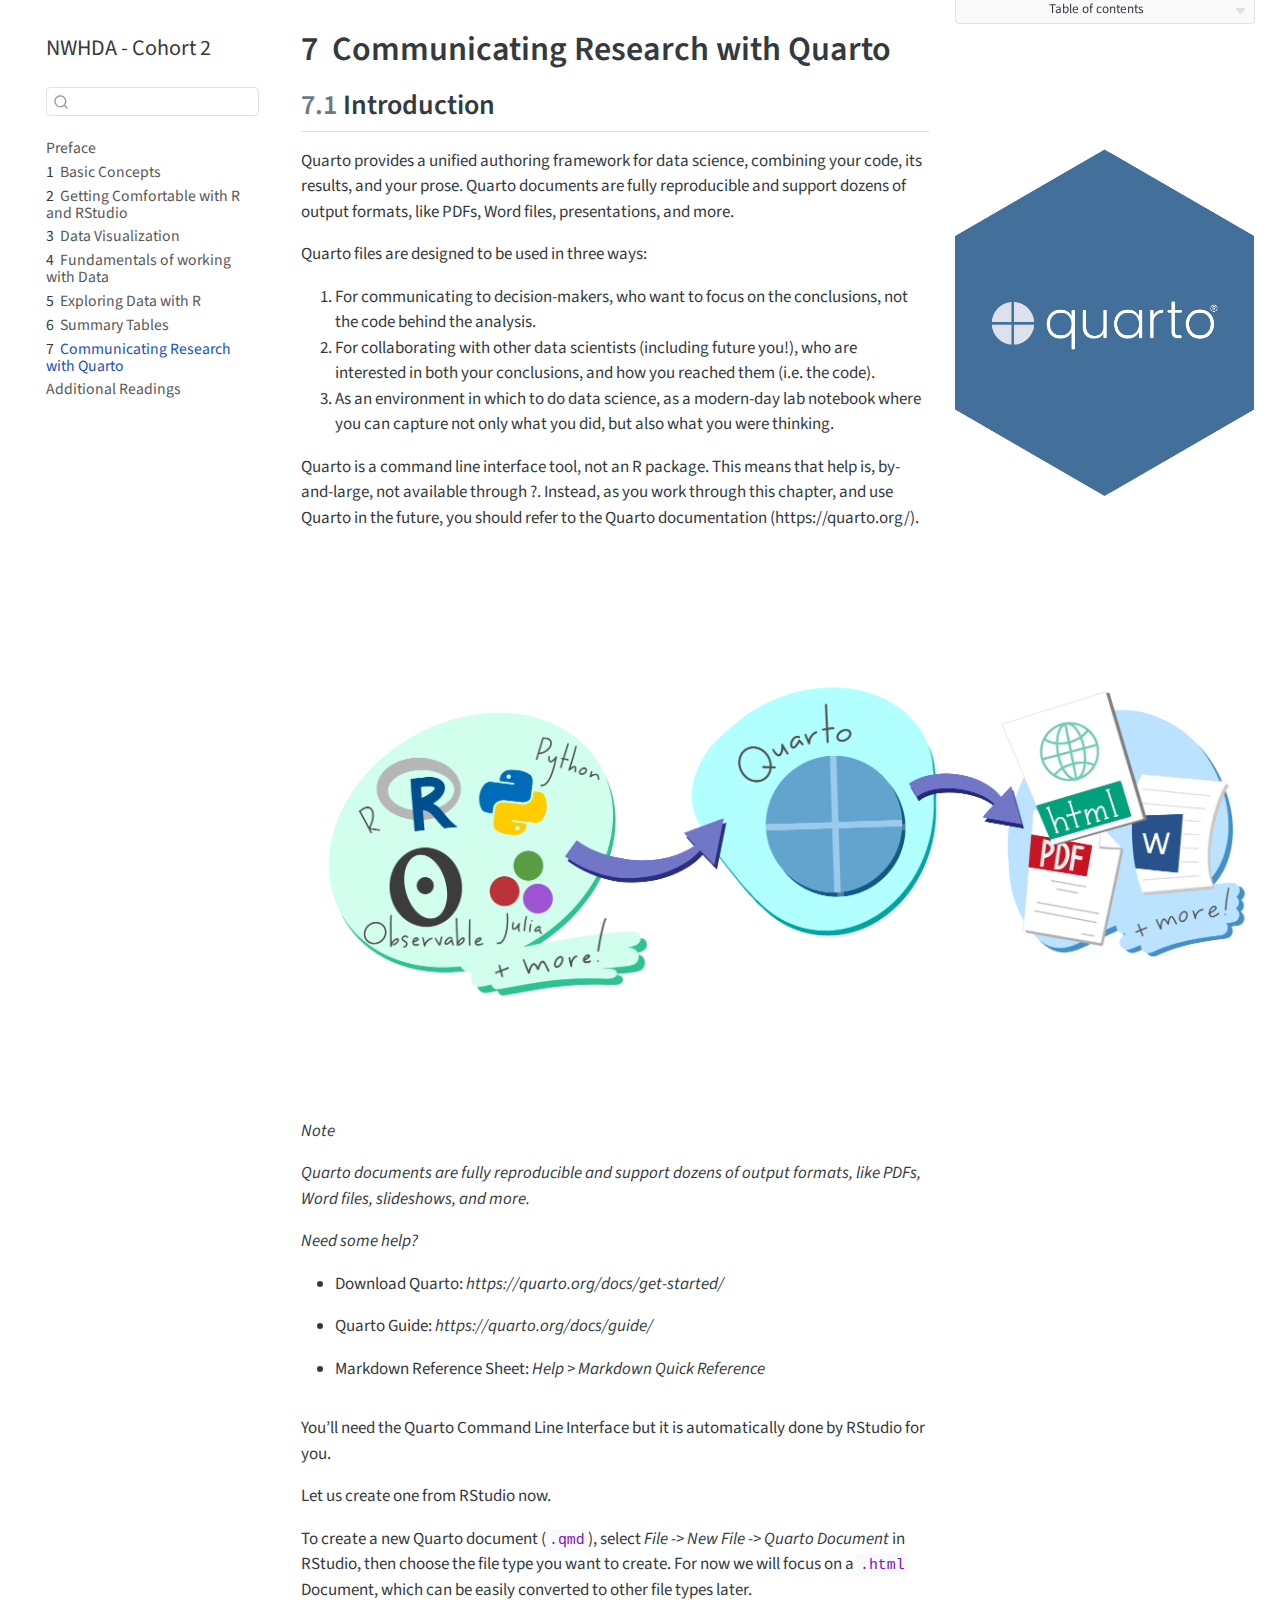
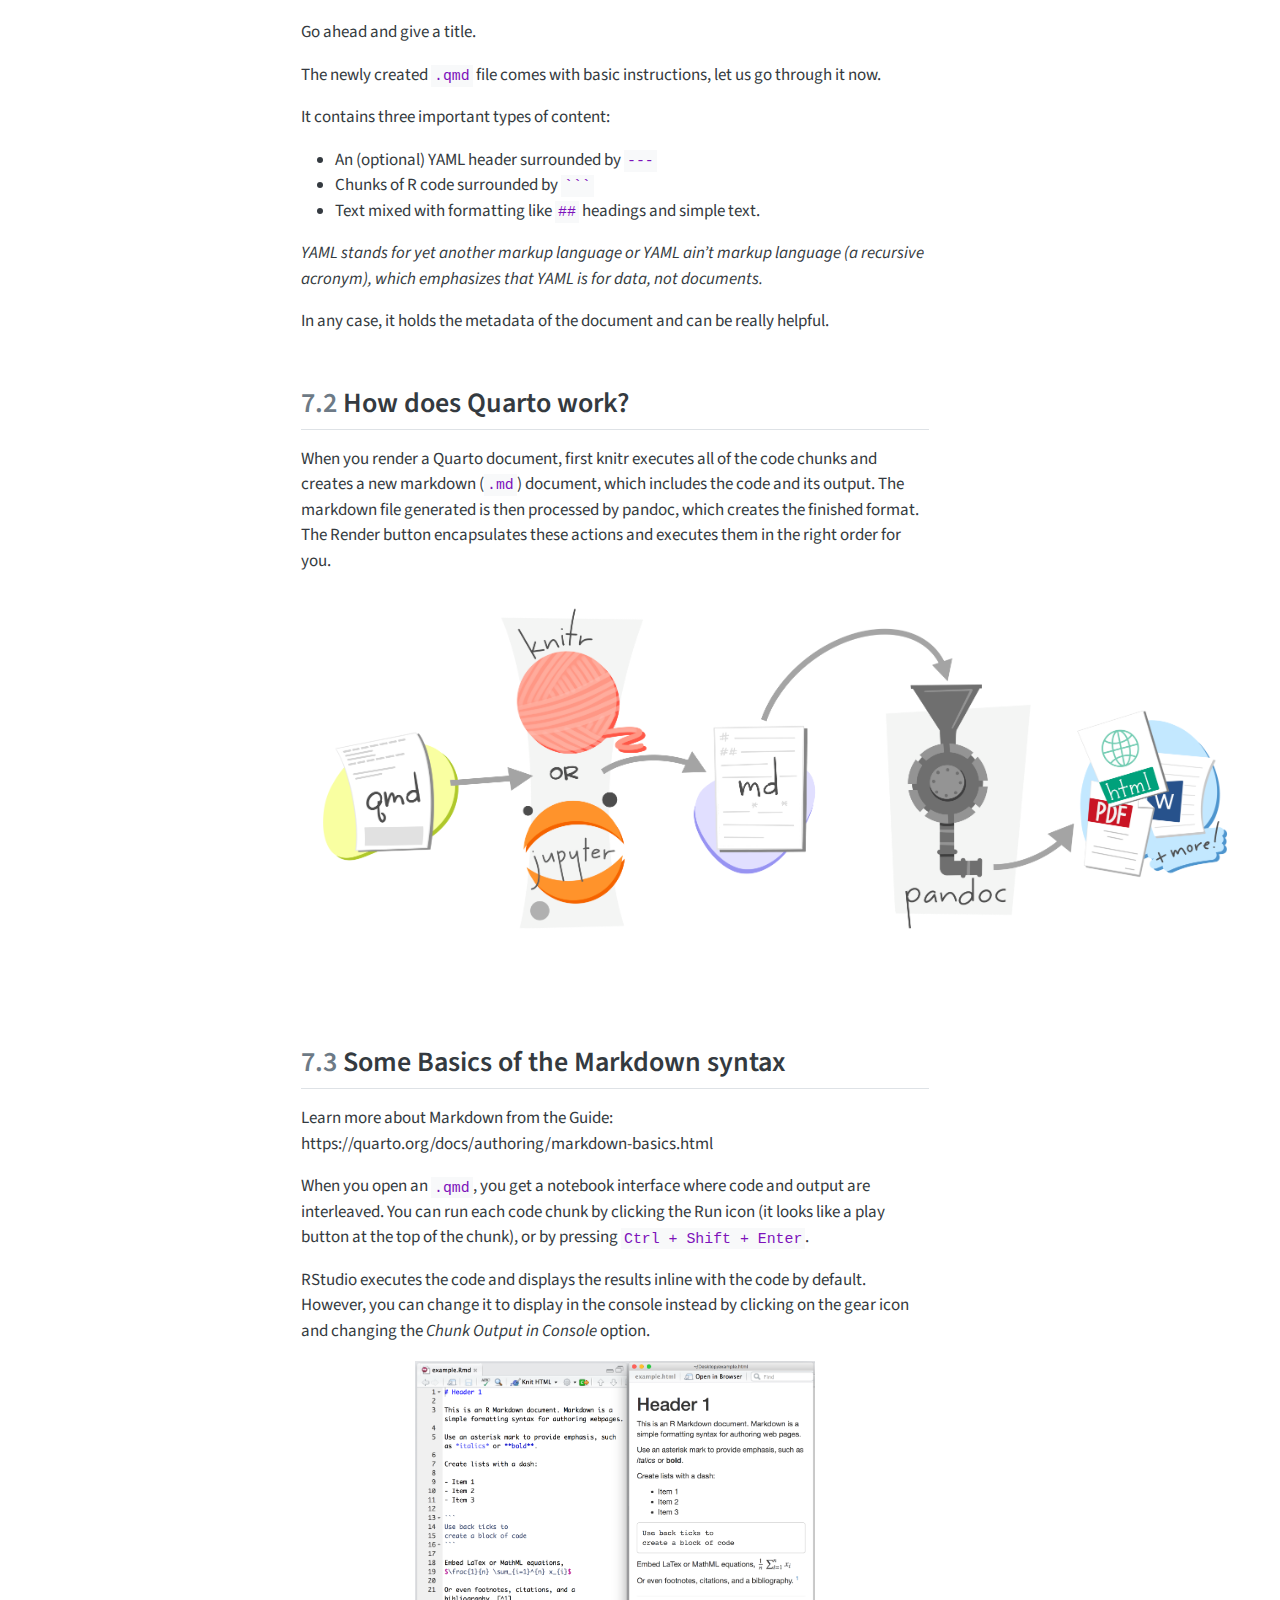
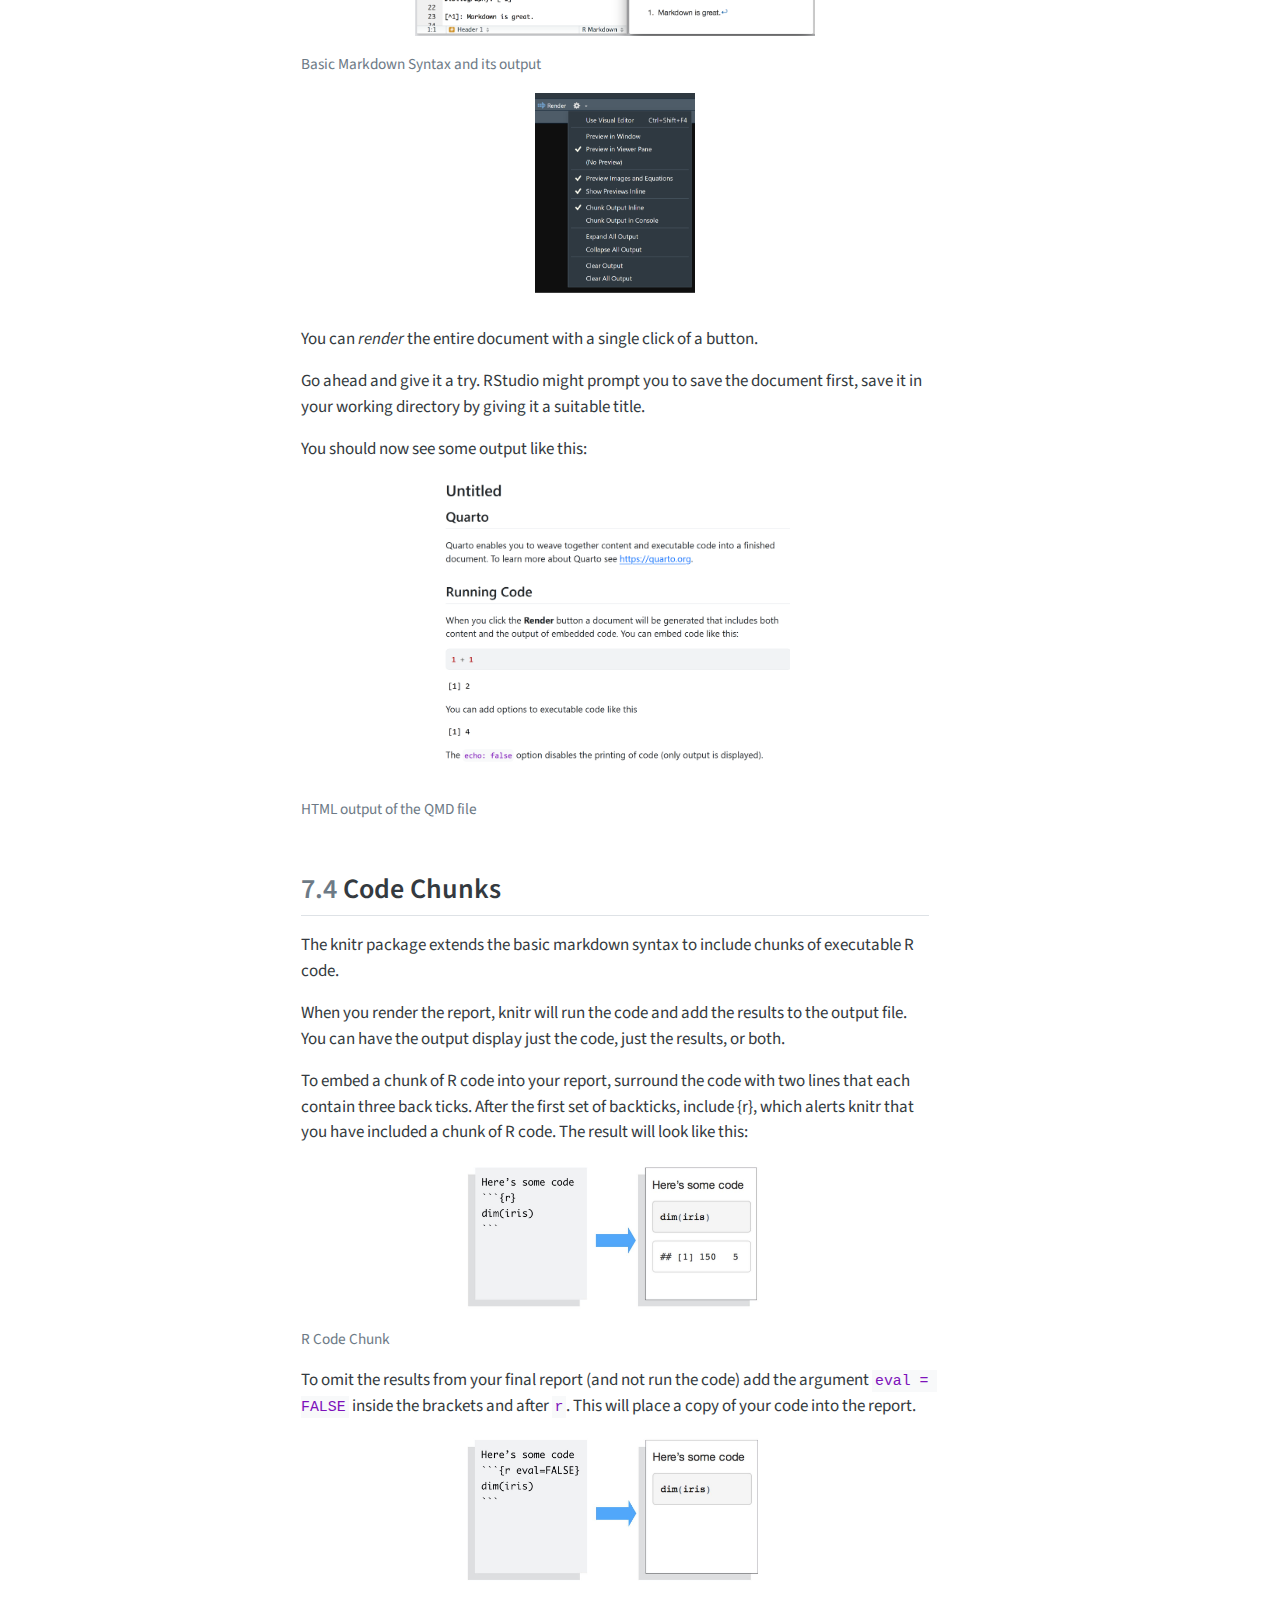
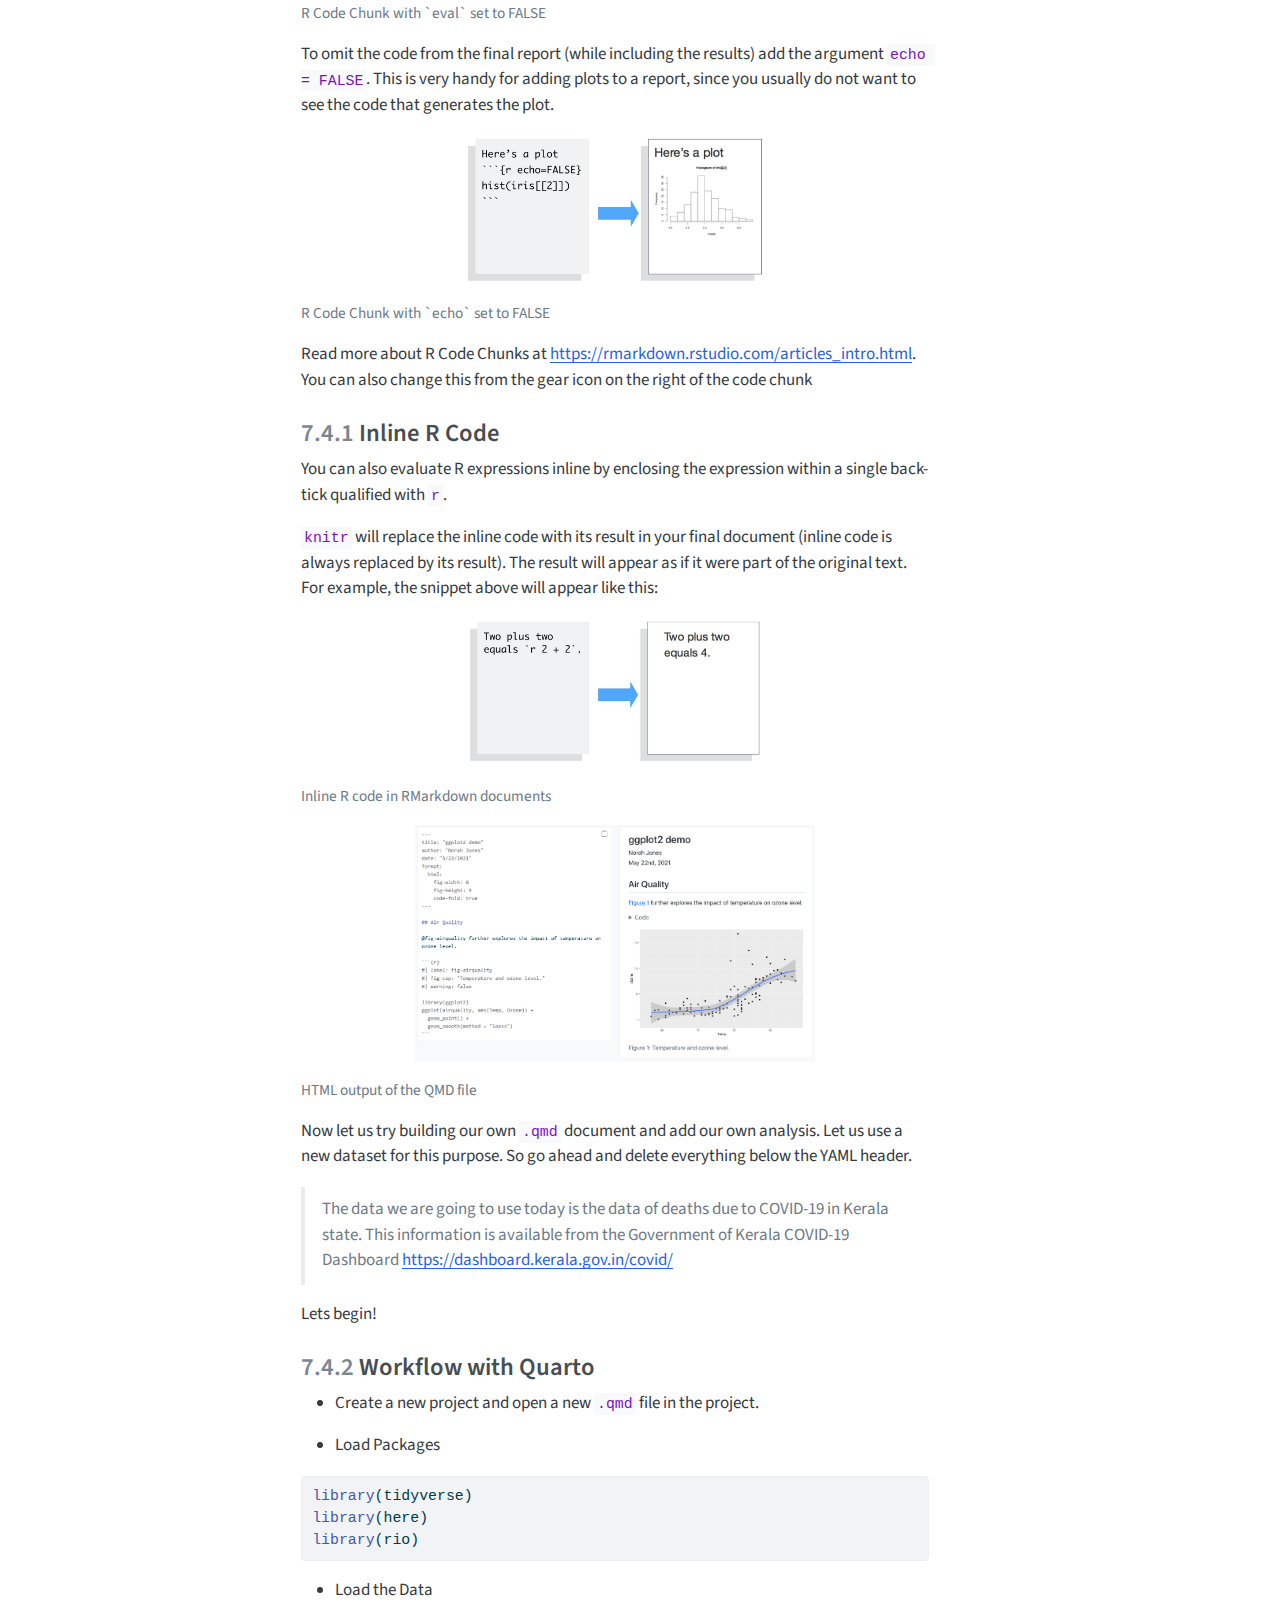
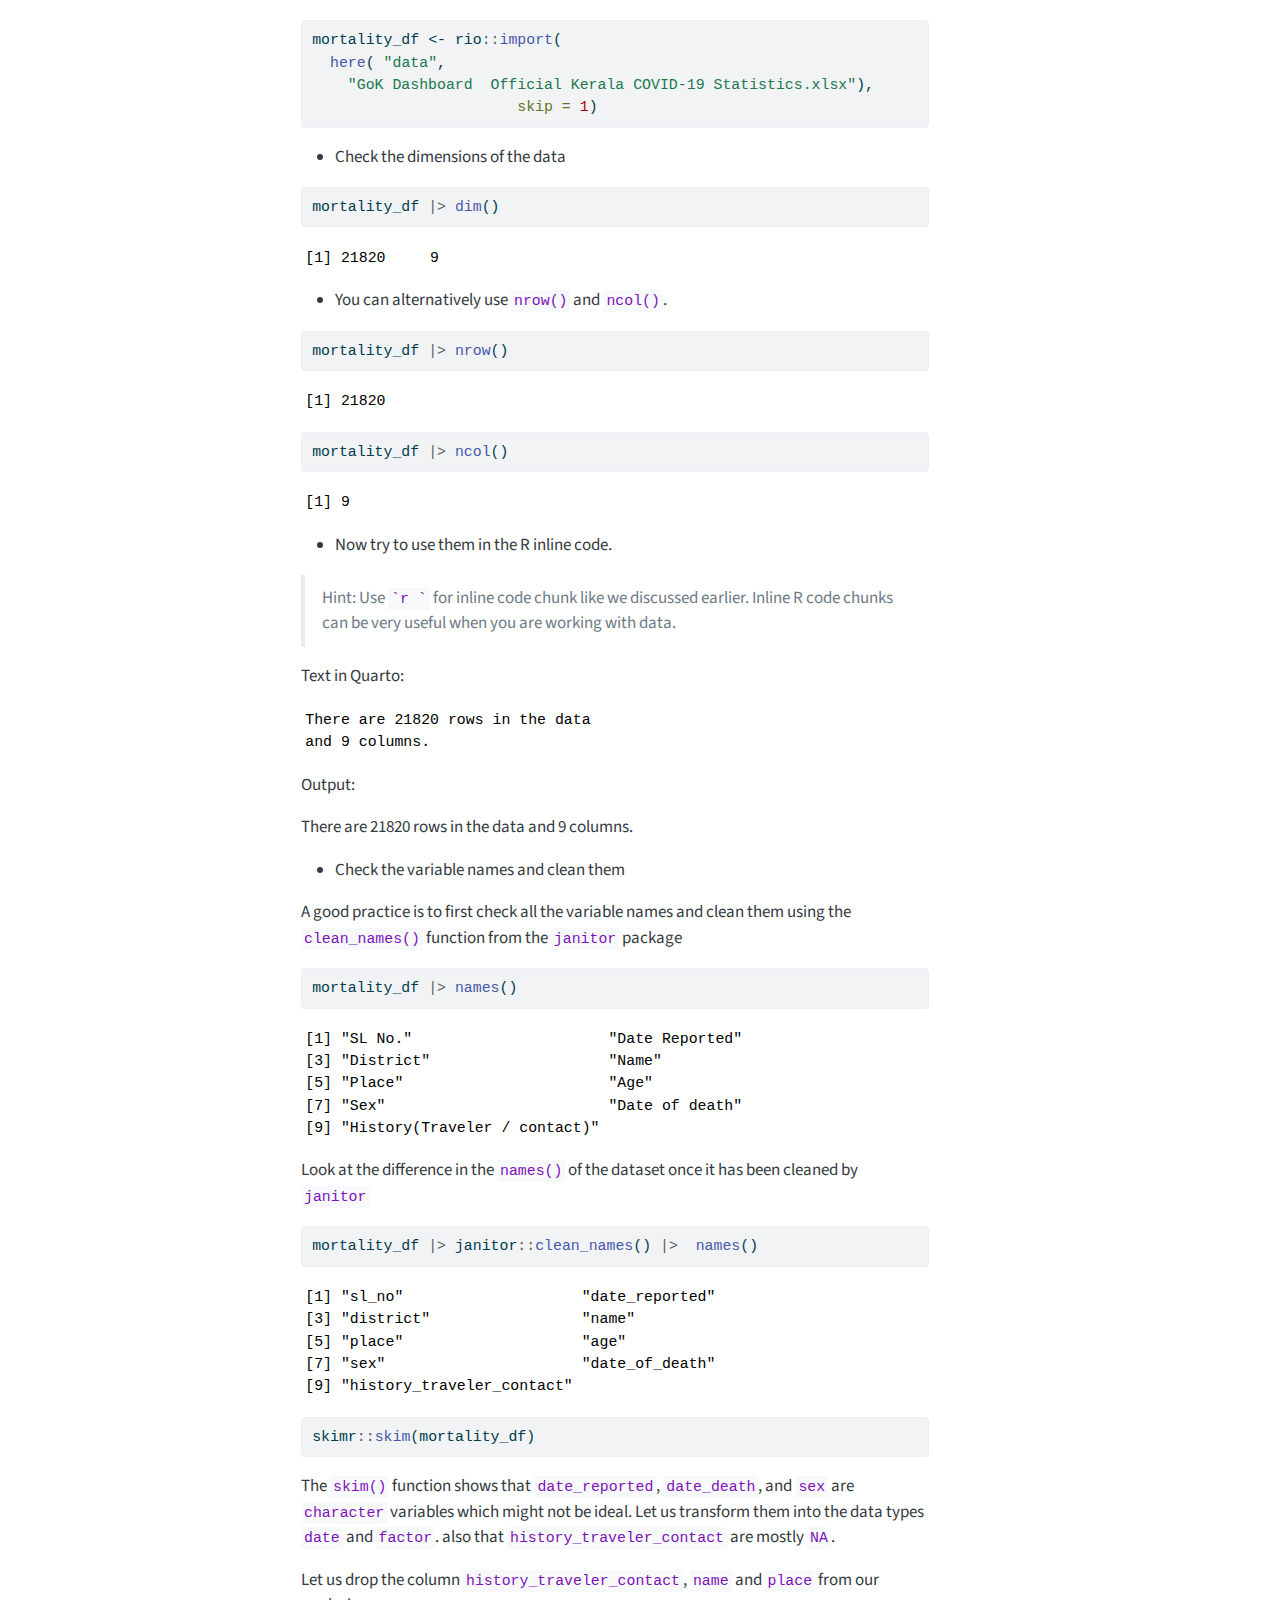
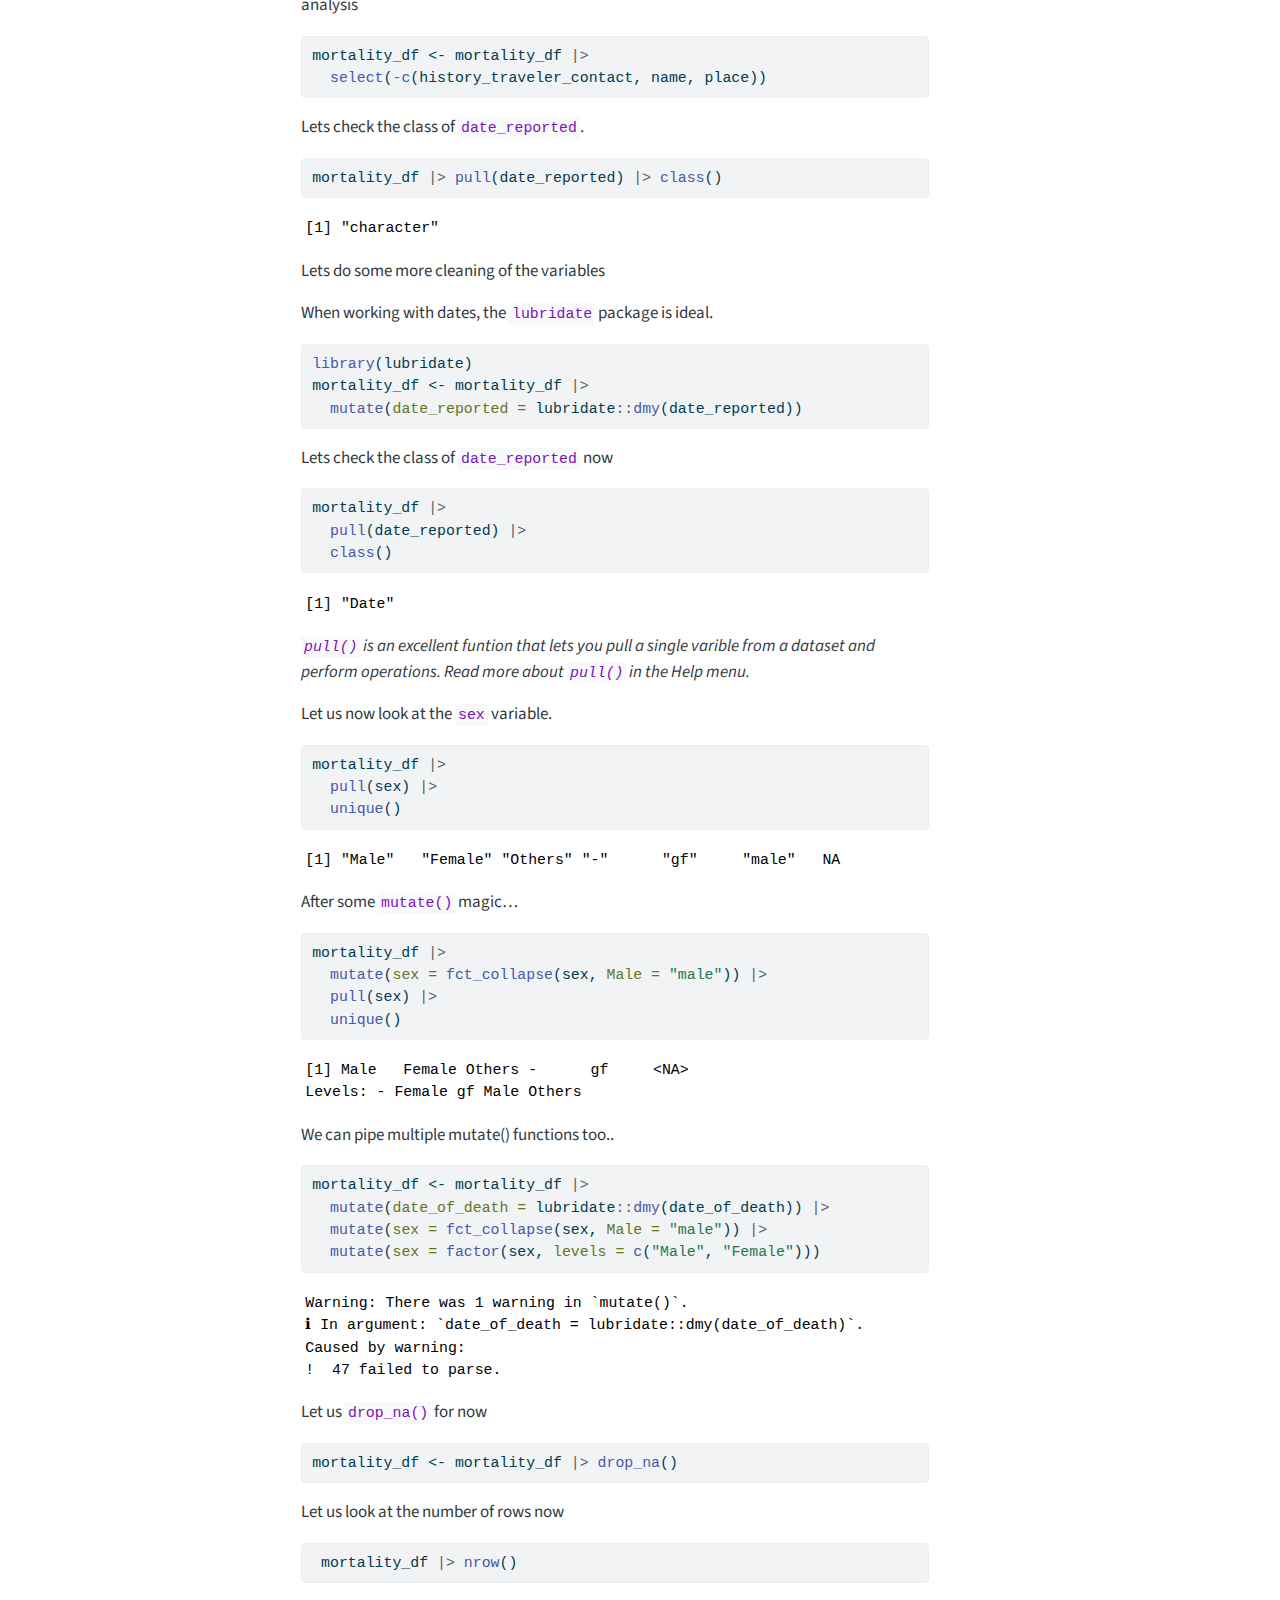
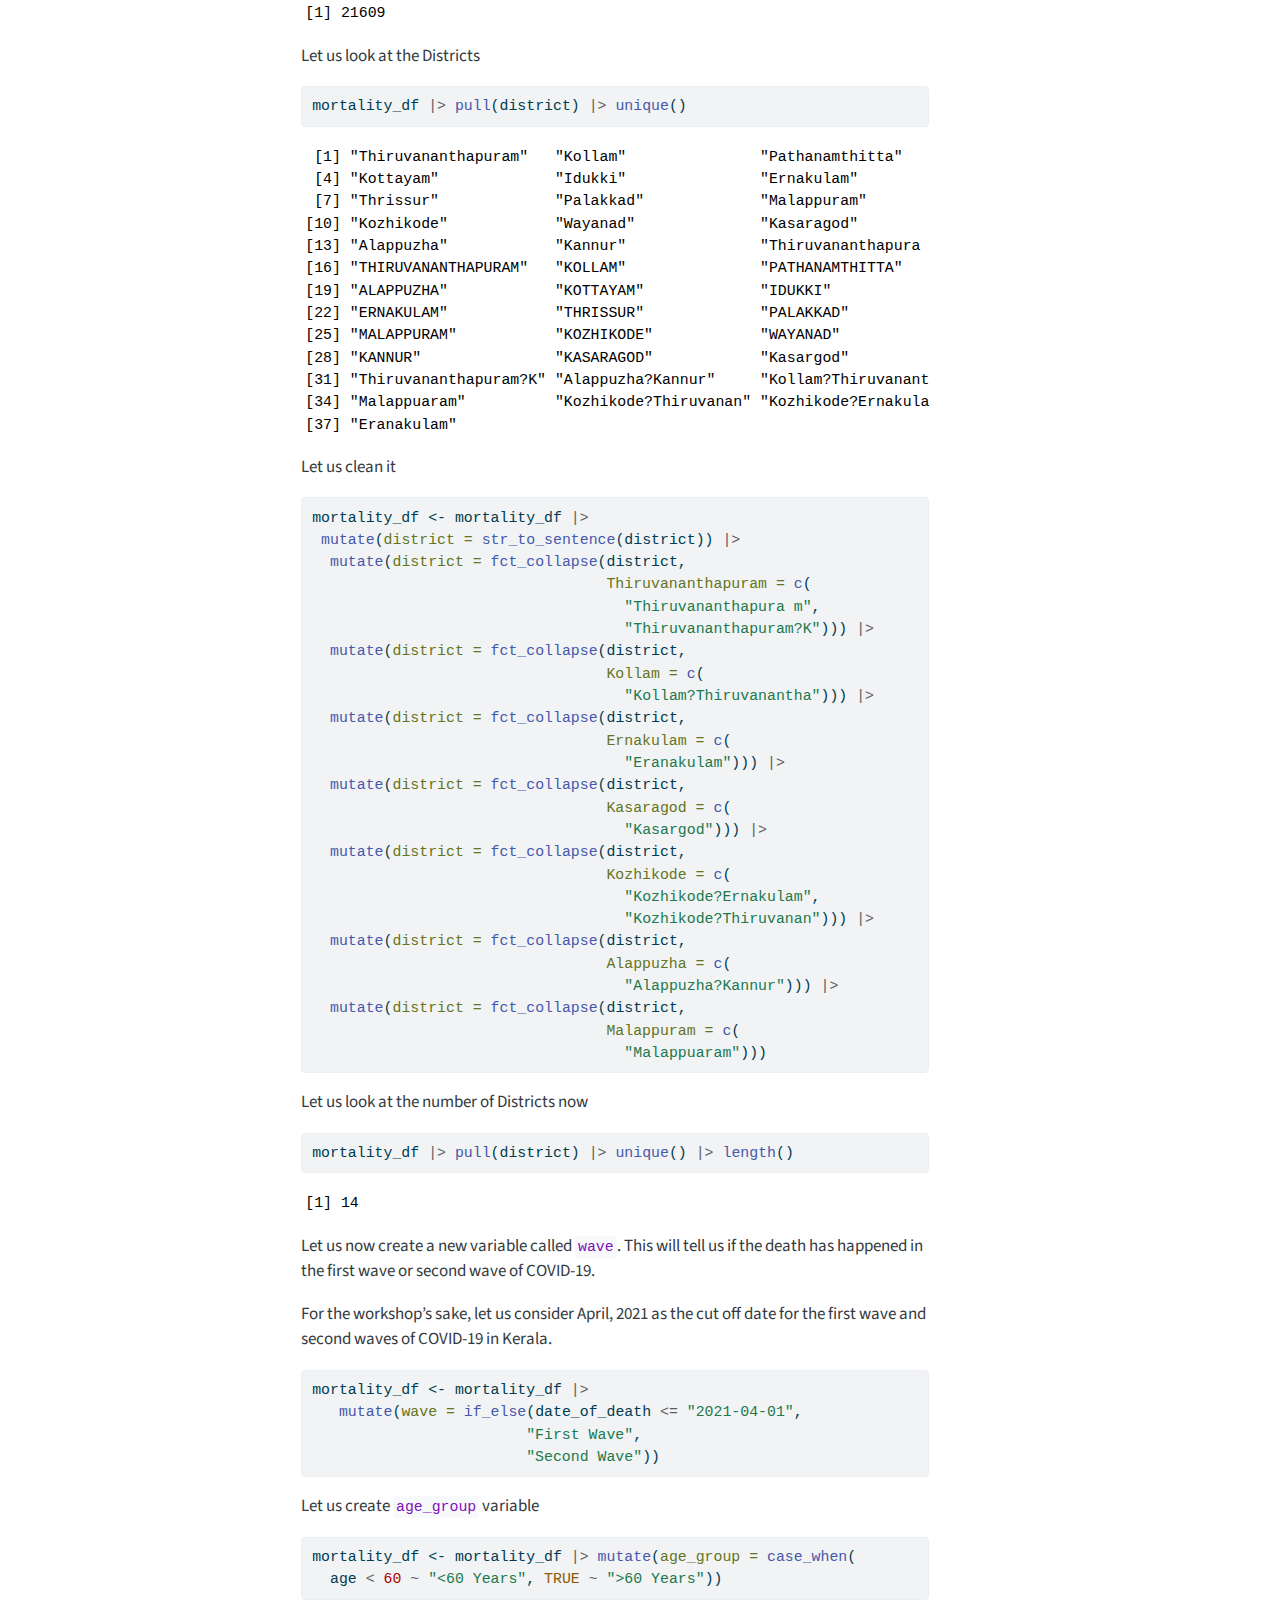
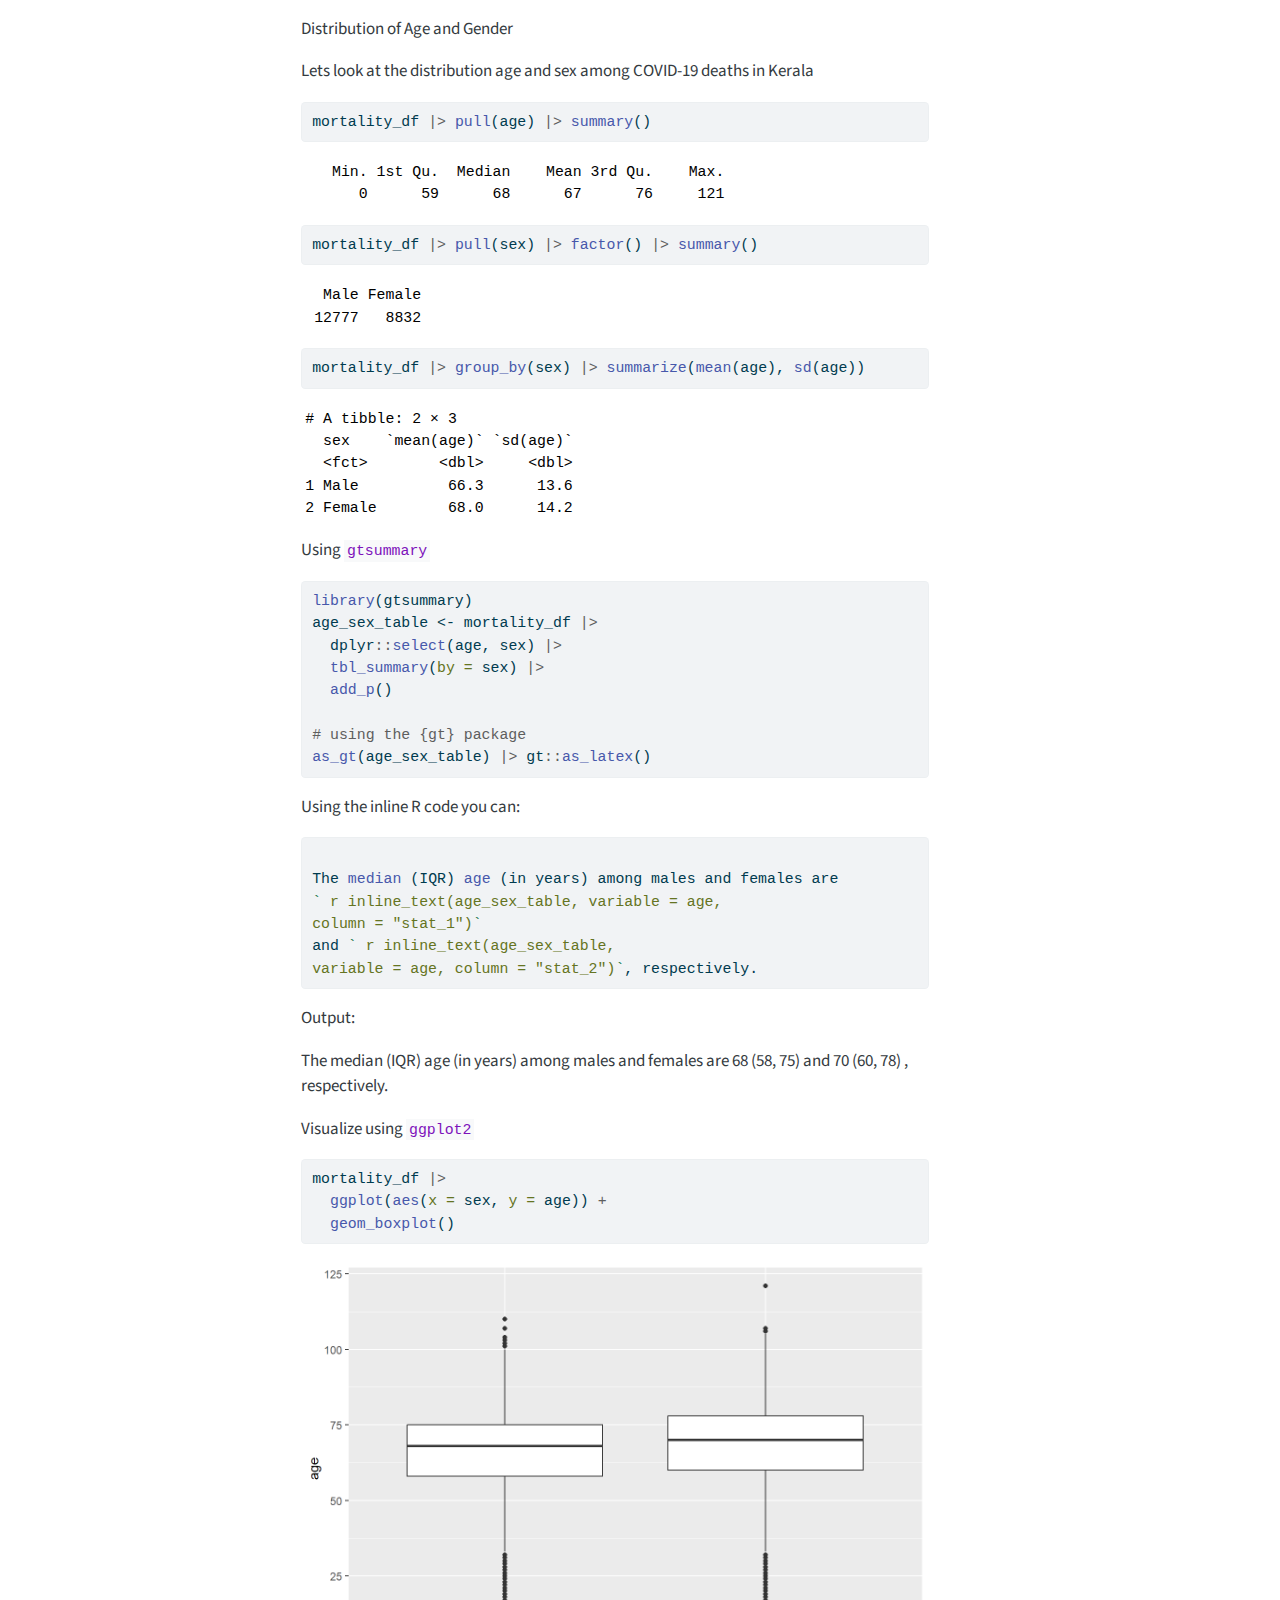
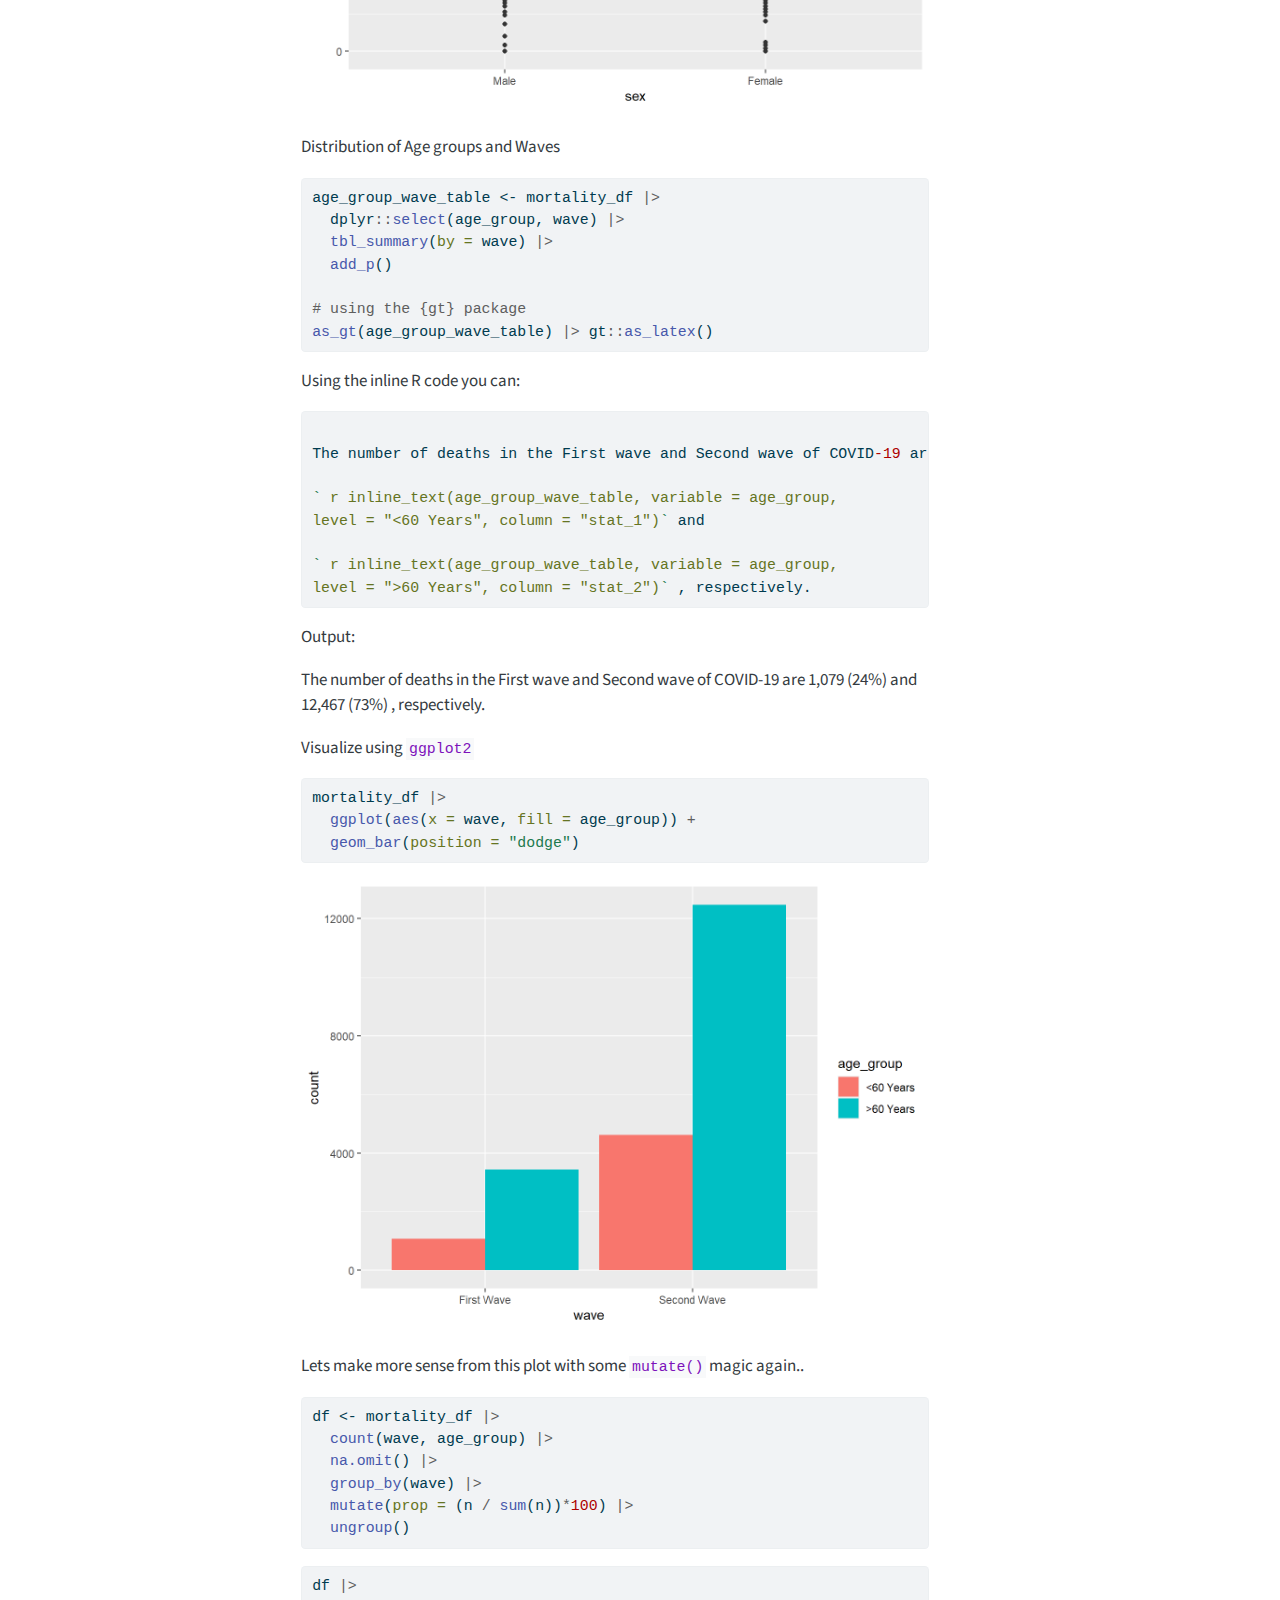
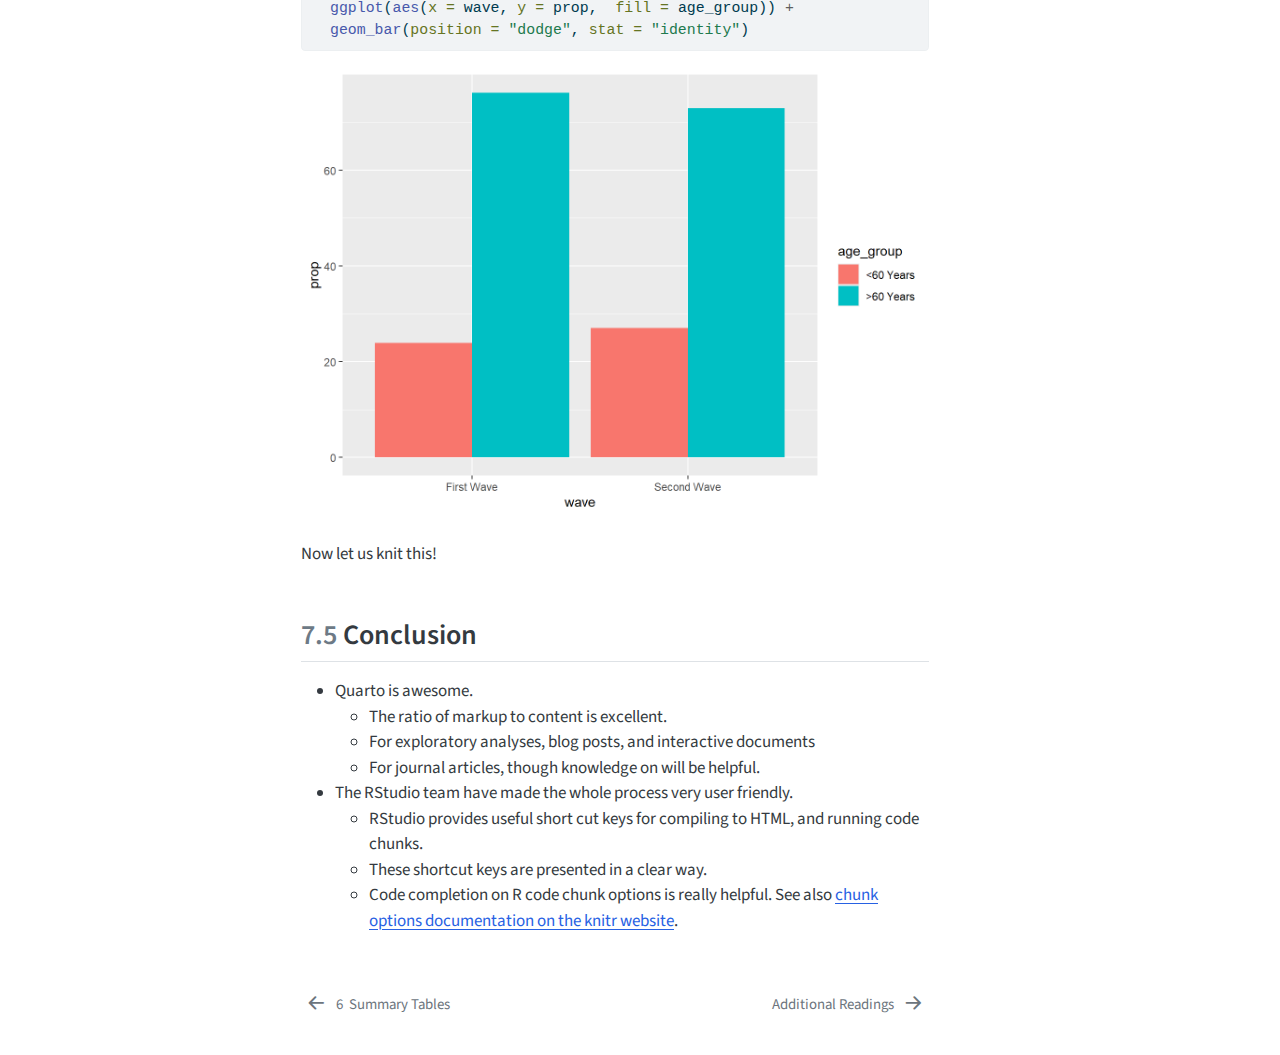
<file: docs/chapter_8_quarto.html>
<!DOCTYPE html>
<html xmlns="http://www.w3.org/1999/xhtml" lang="en" xml:lang="en"><head>

<meta charset="utf-8">
<meta name="generator" content="quarto-1.4.529">

<meta name="viewport" content="width=device-width, initial-scale=1.0, user-scalable=yes">


<title>NWHDA - Cohort 2 - 7&nbsp; Communicating Research with Quarto</title>
<style>
code{white-space: pre-wrap;}
span.smallcaps{font-variant: small-caps;}
div.columns{display: flex; gap: min(4vw, 1.5em);}
div.column{flex: auto; overflow-x: auto;}
div.hanging-indent{margin-left: 1.5em; text-indent: -1.5em;}
ul.task-list{list-style: none;}
ul.task-list li input[type="checkbox"] {
  width: 0.8em;
  margin: 0 0.8em 0.2em -1em; /* quarto-specific, see https://github.com/quarto-dev/quarto-cli/issues/4556 */ 
  vertical-align: middle;
}
/* CSS for syntax highlighting */
pre > code.sourceCode { white-space: pre; position: relative; }
pre > code.sourceCode > span { line-height: 1.25; }
pre > code.sourceCode > span:empty { height: 1.2em; }
.sourceCode { overflow: visible; }
code.sourceCode > span { color: inherit; text-decoration: inherit; }
div.sourceCode { margin: 1em 0; }
pre.sourceCode { margin: 0; }
@media screen {
div.sourceCode { overflow: auto; }
}
@media print {
pre > code.sourceCode { white-space: pre-wrap; }
pre > code.sourceCode > span { text-indent: -5em; padding-left: 5em; }
}
pre.numberSource code
  { counter-reset: source-line 0; }
pre.numberSource code > span
  { position: relative; left: -4em; counter-increment: source-line; }
pre.numberSource code > span > a:first-child::before
  { content: counter(source-line);
    position: relative; left: -1em; text-align: right; vertical-align: baseline;
    border: none; display: inline-block;
    -webkit-touch-callout: none; -webkit-user-select: none;
    -khtml-user-select: none; -moz-user-select: none;
    -ms-user-select: none; user-select: none;
    padding: 0 4px; width: 4em;
  }
pre.numberSource { margin-left: 3em;  padding-left: 4px; }
div.sourceCode
  {   }
@media screen {
pre > code.sourceCode > span > a:first-child::before { text-decoration: underline; }
}
</style>


<script src="site_libs/quarto-nav/quarto-nav.js"></script>
<script src="site_libs/quarto-nav/headroom.min.js"></script>
<script src="site_libs/clipboard/clipboard.min.js"></script>
<script src="site_libs/quarto-search/autocomplete.umd.js"></script>
<script src="site_libs/quarto-search/fuse.min.js"></script>
<script src="site_libs/quarto-search/quarto-search.js"></script>
<meta name="quarto:offset" content="./">
<link href="./additional_materials.html" rel="next">
<link href="./chapter_7_summary_tables_v2.html" rel="prev">
<script src="site_libs/quarto-html/quarto.js"></script>
<script src="site_libs/quarto-html/popper.min.js"></script>
<script src="site_libs/quarto-html/tippy.umd.min.js"></script>
<script src="site_libs/quarto-html/anchor.min.js"></script>
<link href="site_libs/quarto-html/tippy.css" rel="stylesheet">
<link href="site_libs/quarto-html/quarto-syntax-highlighting.css" rel="stylesheet" id="quarto-text-highlighting-styles">
<script src="site_libs/bootstrap/bootstrap.min.js"></script>
<link href="site_libs/bootstrap/bootstrap-icons.css" rel="stylesheet">
<link href="site_libs/bootstrap/bootstrap.min.css" rel="stylesheet" id="quarto-bootstrap" data-mode="light">
<script id="quarto-search-options" type="application/json">{
  "location": "sidebar",
  "copy-button": false,
  "collapse-after": 3,
  "panel-placement": "start",
  "type": "textbox",
  "limit": 50,
  "keyboard-shortcut": [
    "f",
    "/",
    "s"
  ],
  "show-item-context": false,
  "language": {
    "search-no-results-text": "No results",
    "search-matching-documents-text": "matching documents",
    "search-copy-link-title": "Copy link to search",
    "search-hide-matches-text": "Hide additional matches",
    "search-more-match-text": "more match in this document",
    "search-more-matches-text": "more matches in this document",
    "search-clear-button-title": "Clear",
    "search-text-placeholder": "",
    "search-detached-cancel-button-title": "Cancel",
    "search-submit-button-title": "Submit",
    "search-label": "Search"
  }
}</script>


</head>

<body class="nav-sidebar floating slimcontent">

<div id="quarto-search-results"></div>
  <header id="quarto-header" class="headroom fixed-top">
  <nav class="quarto-secondary-nav">
    <div class="container-fluid d-flex">
      <button type="button" class="quarto-btn-toggle btn" data-bs-toggle="collapse" data-bs-target=".quarto-sidebar-collapse-item" aria-controls="quarto-sidebar" aria-expanded="false" aria-label="Toggle sidebar navigation" onclick="if (window.quartoToggleHeadroom) { window.quartoToggleHeadroom(); }">
        <i class="bi bi-layout-text-sidebar-reverse"></i>
      </button>
        <nav class="quarto-page-breadcrumbs" aria-label="breadcrumb"><ol class="breadcrumb"><li class="breadcrumb-item"><a href="./chapter_8_quarto.html"><span class="chapter-number">7</span>&nbsp; <span class="chapter-title">Communicating Research with Quarto</span></a></li></ol></nav>
        <a class="flex-grow-1" role="button" data-bs-toggle="collapse" data-bs-target=".quarto-sidebar-collapse-item" aria-controls="quarto-sidebar" aria-expanded="false" aria-label="Toggle sidebar navigation" onclick="if (window.quartoToggleHeadroom) { window.quartoToggleHeadroom(); }">      
        </a>
      <button type="button" class="btn quarto-search-button" aria-label="" onclick="window.quartoOpenSearch();">
        <i class="bi bi-search"></i>
      </button>
    </div>
  </nav>
</header>
<!-- content -->
<div id="quarto-content" class="quarto-container page-columns page-rows-contents page-layout-article">
<!-- sidebar -->
  <nav id="quarto-sidebar" class="sidebar collapse collapse-horizontal quarto-sidebar-collapse-item sidebar-navigation floating overflow-auto">
    <div class="pt-lg-2 mt-2 text-left sidebar-header">
    <div class="sidebar-title mb-0 py-0">
      <a href="./">NWHDA - Cohort 2</a> 
    </div>
      </div>
        <div class="mt-2 flex-shrink-0 align-items-center">
        <div class="sidebar-search">
        <div id="quarto-search" class="" title="Search"></div>
        </div>
        </div>
    <div class="sidebar-menu-container"> 
    <ul class="list-unstyled mt-1">
        <li class="sidebar-item">
  <div class="sidebar-item-container"> 
  <a href="./index.html" id="quarto-sidebar-item-1" class="sidebar-item-text sidebar-link">
 <span class="menu-text">Preface</span></a>
  </div>
</li>
        <li class="sidebar-item">
  <div class="sidebar-item-container"> 
  <a href="./chapter_1_primer.html" id="quarto-sidebar-item-2" class="sidebar-item-text sidebar-link">
 <span class="menu-text"><span class="chapter-number">1</span>&nbsp; <span class="chapter-title">Basic Concepts</span></span></a>
  </div>
</li>
        <li class="sidebar-item">
  <div class="sidebar-item-container"> 
  <a href="./chapter_2_rstudio.html" id="quarto-sidebar-item-3" class="sidebar-item-text sidebar-link">
 <span class="menu-text"><span class="chapter-number">2</span>&nbsp; <span class="chapter-title">Getting Comfortable with R and RStudio</span></span></a>
  </div>
</li>
        <li class="sidebar-item">
  <div class="sidebar-item-container"> 
  <a href="./chapter_3_visualisation.html" id="quarto-sidebar-item-4" class="sidebar-item-text sidebar-link">
 <span class="menu-text"><span class="chapter-number">3</span>&nbsp; <span class="chapter-title">Data Visualization</span></span></a>
  </div>
</li>
        <li class="sidebar-item">
  <div class="sidebar-item-container"> 
  <a href="./chapter_4_working_with_data.html" id="quarto-sidebar-item-5" class="sidebar-item-text sidebar-link">
 <span class="menu-text"><span class="chapter-number">4</span>&nbsp; <span class="chapter-title">Fundamentals of working with Data</span></span></a>
  </div>
</li>
        <li class="sidebar-item">
  <div class="sidebar-item-container"> 
  <a href="./chapter_5_exploring_data.html" id="quarto-sidebar-item-6" class="sidebar-item-text sidebar-link">
 <span class="menu-text"><span class="chapter-number">5</span>&nbsp; <span class="chapter-title">Exploring Data with R</span></span></a>
  </div>
</li>
        <li class="sidebar-item">
  <div class="sidebar-item-container"> 
  <a href="./chapter_7_summary_tables_v2.html" id="quarto-sidebar-item-7" class="sidebar-item-text sidebar-link">
 <span class="menu-text"><span class="chapter-number">6</span>&nbsp; <span class="chapter-title">Summary Tables</span></span></a>
  </div>
</li>
        <li class="sidebar-item">
  <div class="sidebar-item-container"> 
  <a href="./chapter_8_quarto.html" id="quarto-sidebar-item-8" class="sidebar-item-text sidebar-link active">
 <span class="menu-text"><span class="chapter-number">7</span>&nbsp; <span class="chapter-title">Communicating Research with Quarto</span></span></a>
  </div>
</li>
        <li class="sidebar-item">
  <div class="sidebar-item-container"> 
  <a href="./additional_materials.html" id="quarto-sidebar-item-9" class="sidebar-item-text sidebar-link">
 <span class="menu-text">Additional Readings</span></a>
  </div>
</li>
    </ul>
    </div>
</nav>
<div id="quarto-sidebar-glass" class="quarto-sidebar-collapse-item" data-bs-toggle="collapse" data-bs-target=".quarto-sidebar-collapse-item"></div>
<!-- margin-sidebar -->
    <div id="quarto-margin-sidebar" class="sidebar margin-sidebar">
        <nav id="TOC" role="doc-toc" class="toc-active">
    <h2 id="toc-title">Table of contents</h2>
   
  <ul>
  <li><a href="#introduction" id="toc-introduction" class="nav-link active" data-scroll-target="#introduction"><span class="header-section-number">7.1</span> Introduction</a></li>
  <li><a href="#how-does-quarto-work" id="toc-how-does-quarto-work" class="nav-link" data-scroll-target="#how-does-quarto-work"><span class="header-section-number">7.2</span> How does Quarto work?</a></li>
  <li><a href="#some-basics-of-the-markdown-syntax" id="toc-some-basics-of-the-markdown-syntax" class="nav-link" data-scroll-target="#some-basics-of-the-markdown-syntax"><span class="header-section-number">7.3</span> Some Basics of the Markdown syntax</a></li>
  <li><a href="#code-chunks" id="toc-code-chunks" class="nav-link" data-scroll-target="#code-chunks"><span class="header-section-number">7.4</span> Code Chunks</a>
  <ul class="collapse">
  <li><a href="#inline-r-code" id="toc-inline-r-code" class="nav-link" data-scroll-target="#inline-r-code"><span class="header-section-number">7.4.1</span> Inline R Code</a></li>
  <li><a href="#workflow-with-quarto" id="toc-workflow-with-quarto" class="nav-link" data-scroll-target="#workflow-with-quarto"><span class="header-section-number">7.4.2</span> Workflow with Quarto</a></li>
  </ul></li>
  <li><a href="#conclusion" id="toc-conclusion" class="nav-link" data-scroll-target="#conclusion"><span class="header-section-number">7.5</span> Conclusion</a></li>
  </ul>
</nav>
    </div>
<!-- main -->
<main class="content page-columns page-full" id="quarto-document-content">

<header id="title-block-header" class="quarto-title-block default">
<div class="quarto-title">
<h1 class="title"><span class="chapter-number">7</span>&nbsp; <span class="chapter-title">Communicating Research with Quarto</span></h1>
</div>



<div class="quarto-title-meta">

    
  
    
  </div>
  


</header>


<section id="introduction" class="level2 page-columns page-full" data-number="7.1">
<h2 data-number="7.1" class="anchored" data-anchor-id="introduction"><span class="header-section-number">7.1</span> Introduction</h2>
<p>Quarto provides a unified authoring framework for data science, combining your code, its results, and your prose. Quarto documents are fully reproducible and support dozens of output formats, like PDFs, Word files, presentations, and more.</p>

<div class="no-row-height column-margin column-container"><div class="">
<div class="quarto-figure quarto-figure-center">
<figure class="figure">
<p><img src="images/quarto_hex.png" class="img-fluid quarto-figure quarto-figure-center figure-img"></p>
</figure>
</div>
</div></div><p>Quarto files are designed to be used in three ways:</p>
<ol type="1">
<li>For communicating to decision-makers, who want to focus on the conclusions, not the code behind the analysis.</li>
<li>For collaborating with other data scientists (including future you!), who are interested in both your conclusions, and how you reached them (i.e.&nbsp;the code).</li>
<li>As an environment in which to do data science, as a modern-day lab notebook where you can capture not only what you did, but also what you were thinking.</li>
</ol>
<p>Quarto is a command line interface tool, not an R package. This means that help is, by-and-large, not available through ?. Instead, as you work through this chapter, and use Quarto in the future, you should refer to the Quarto documentation (https://quarto.org/).</p>
<div class="page-columns page-full">
<div class="quarto-figure quarto-figure-center page-columns page-full">
<figure class="figure page-columns page-full">
<p class="page-columns page-full"><img src="images/quarto_1.png" class="img-fluid quarto-figure quarto-figure-center figure-img column-page-right"></p>
</figure>
</div>
</div>
<p><em>Note</em></p>
<p><em>Quarto documents are fully reproducible and support dozens of output formats, like PDFs, Word files, slideshows, and more.</em></p>
<p><em>Need some help?</em></p>
<ul>
<li><p>Download Quarto: <em>https://quarto.org/docs/get-started/</em></p></li>
<li><p>Quarto Guide: <em>https://quarto.org/docs/guide/</em></p></li>
<li><p>Markdown Reference Sheet: <em>Help &gt; Markdown Quick Reference</em></p></li>
</ul>
<p>You’ll need the Quarto Command Line Interface but it is automatically done by RStudio for you.</p>
<p>Let us create one from RStudio now.</p>
<p>To create a new Quarto document (<code>.qmd</code>), select <em>File -&gt; New File -&gt; Quarto Document</em> in RStudio, then choose the file type you want to create. For now we will focus on a <code>.html</code> Document, which can be easily converted to other file types later.</p>
<p>Go ahead and give a title.</p>
<p>The newly created <code>.qmd</code> file comes with basic instructions, let us go through it now.</p>
<p>It contains three important types of content:</p>
<ul>
<li>An (optional) YAML header surrounded by <code>---</code></li>
<li>Chunks of R code surrounded by <code>```</code></li>
<li>Text mixed with formatting like <code>##</code> headings and simple text.</li>
</ul>
<p><em>YAML stands for yet another markup language or YAML ain’t markup language (a recursive acronym), which emphasizes that YAML is for data, not documents.</em></p>
<p>In any case, it holds the metadata of the document and can be really helpful.</p>
</section>
<section id="how-does-quarto-work" class="level2 page-columns page-full" data-number="7.2">
<h2 data-number="7.2" class="anchored" data-anchor-id="how-does-quarto-work"><span class="header-section-number">7.2</span> How does Quarto work?</h2>
<p>When you render a Quarto document, first knitr executes all of the code chunks and creates a new markdown (<code>.md</code>) document, which includes the code and its output. The markdown file generated is then processed by pandoc, which creates the finished format. The Render button encapsulates these actions and executes them in the right order for you.</p>
<div class="page-columns page-full">
<div class="quarto-figure quarto-figure-center page-columns page-full">
<figure class="figure page-columns page-full">
<p class="page-columns page-full"><img src="images/quarto_2.png" class="img-fluid quarto-figure quarto-figure-center figure-img column-page-right"></p>
</figure>
</div>
</div>
</section>
<section id="some-basics-of-the-markdown-syntax" class="level2" data-number="7.3">
<h2 data-number="7.3" class="anchored" data-anchor-id="some-basics-of-the-markdown-syntax"><span class="header-section-number">7.3</span> Some Basics of the Markdown syntax</h2>
<p>Learn more about Markdown from the Guide: https://quarto.org/docs/authoring/markdown-basics.html</p>
<p>When you open an <code>.qmd</code>, you get a notebook interface where code and output are interleaved. You can run each code chunk by clicking the Run icon (it looks like a play button at the top of the chunk), or by pressing <code>Ctrl + Shift + Enter</code>.</p>
<p>RStudio executes the code and displays the results inline with the code by default. However, you can change it to display in the console instead by clicking on the gear icon and changing the <em>Chunk Output in Console</em> option.</p>
<div class="img-fluid quarto-figure quarto-figure-center">
<figure class="figure">
<p><img src="images/basics_markdown_syntax.png" class="img-fluid quarto-figure quarto-figure-center figure-img" width="400"></p>
<figcaption>Basic Markdown Syntax and its output</figcaption>
</figure>
</div>
<div class="quarto-figure quarto-figure-center">
<figure class="figure">
<p><img src="images/qmd_output_options.png" class="img-fluid quarto-figure quarto-figure-center figure-img" width="160"></p>
</figure>
</div>
<p>You can <em>render</em> the entire document with a single click of a button.</p>
<p>Go ahead and give it a try. RStudio might prompt you to save the document first, save it in your working directory by giving it a suitable title.</p>
<p>You should now see some output like this:</p>
<div class="img-fluid quarto-figure quarto-figure-center">
<figure class="figure">
<p><img src="images/default_qmd_output.png" class="img-fluid quarto-figure quarto-figure-center figure-img" width="350"></p>
<figcaption>HTML output of the QMD file</figcaption>
</figure>
</div>
</section>
<section id="code-chunks" class="level2" data-number="7.4">
<h2 data-number="7.4" class="anchored" data-anchor-id="code-chunks"><span class="header-section-number">7.4</span> Code Chunks</h2>
<p>The knitr package extends the basic markdown syntax to include chunks of executable R code.</p>
<p>When you render the report, knitr will run the code and add the results to the output file. You can have the output display just the code, just the results, or both.</p>
<p>To embed a chunk of R code into your report, surround the code with two lines that each contain three back ticks. After the first set of backticks, include {r}, which alerts knitr that you have included a chunk of R code. The result will look like this:</p>
<div class="img-fluid quarto-figure quarto-figure-center">
<figure class="figure">
<p><img src="images/rchunk1.JPG" class="img-fluid quarto-figure quarto-figure-center figure-img" width="300"></p>
<figcaption>R Code Chunk</figcaption>
</figure>
</div>
<p>To omit the results from your final report (and not run the code) add the argument <code>eval = FALSE</code> inside the brackets and after <code>r</code>. This will place a copy of your code into the report.</p>
<div class="img-fluid quarto-figure quarto-figure-center">
<figure class="figure">
<p><img src="images/rchunk2.JPG" class="img-fluid quarto-figure quarto-figure-center figure-img" width="300"></p>
<figcaption>R Code Chunk with `eval` set to FALSE</figcaption>
</figure>
</div>
<p>To omit the code from the final report (while including the results) add the argument <code>echo = FALSE</code>. This is very handy for adding plots to a report, since you usually do not want to see the code that generates the plot.</p>
<div class="img-fluid quarto-figure quarto-figure-center">
<figure class="figure">
<p><img src="images/rchunk3.JPG" class="img-fluid quarto-figure quarto-figure-center figure-img" width="300"></p>
<figcaption>R Code Chunk with `echo` set to FALSE</figcaption>
</figure>
</div>
<p>Read more about R Code Chunks at <a href="https://rmarkdown.rstudio.com/articles_intro.html" class="uri">https://rmarkdown.rstudio.com/articles_intro.html</a>. You can also change this from the gear icon on the right of the code chunk</p>
<section id="inline-r-code" class="level3" data-number="7.4.1">
<h3 data-number="7.4.1" class="anchored" data-anchor-id="inline-r-code"><span class="header-section-number">7.4.1</span> Inline R Code</h3>
<p>You can also evaluate R expressions inline by enclosing the expression within a single back-tick qualified with <code>r</code>.</p>
<p><code>knitr</code> will replace the inline code with its result in your final document (inline code is always replaced by its result). The result will appear as if it were part of the original text. For example, the snippet above will appear like this:</p>
<div class="img-fluid quarto-figure quarto-figure-center">
<figure class="figure">
<p><img src="images/inline.JPG" class="img-fluid quarto-figure quarto-figure-center figure-img" width="300"></p>
<figcaption>Inline R code in RMarkdown documents</figcaption>
</figure>
</div>
<div class="img-fluid quarto-figure quarto-figure-center">
<figure class="figure">
<p><img src="images/default_qmd_output_1.png" class="img-fluid quarto-figure quarto-figure-center figure-img" width="400"></p>
<figcaption>HTML output of the QMD file</figcaption>
</figure>
</div>
<p>Now let us try building our own <code>.qmd</code> document and add our own analysis. Let us use a new dataset for this purpose. So go ahead and delete everything below the YAML header.</p>
<blockquote class="blockquote">
<p>The data we are going to use today is the data of deaths due to COVID-19 in Kerala state. This information is available from the Government of Kerala COVID-19 Dashboard <a href="https://dashboard.kerala.gov.in/covid/" class="uri">https://dashboard.kerala.gov.in/covid/</a></p>
</blockquote>
<p>Lets begin!</p>
</section>
<section id="workflow-with-quarto" class="level3" data-number="7.4.2">
<h3 data-number="7.4.2" class="anchored" data-anchor-id="workflow-with-quarto"><span class="header-section-number">7.4.2</span> Workflow with Quarto</h3>
<ul>
<li><p>Create a new project and open a new <code>.qmd</code> file in the project.</p></li>
<li><p>Load Packages</p></li>
</ul>
<div class="cell">
<div class="sourceCode cell-code" id="cb1"><pre class="sourceCode r code-with-copy"><code class="sourceCode r"><span id="cb1-1"><a href="#cb1-1" aria-hidden="true" tabindex="-1"></a><span class="fu">library</span>(tidyverse)</span>
<span id="cb1-2"><a href="#cb1-2" aria-hidden="true" tabindex="-1"></a><span class="fu">library</span>(here)</span>
<span id="cb1-3"><a href="#cb1-3" aria-hidden="true" tabindex="-1"></a><span class="fu">library</span>(rio)</span></code><button title="Copy to Clipboard" class="code-copy-button"><i class="bi"></i></button></pre></div>
</div>
<ul>
<li>Load the Data</li>
</ul>
<div class="cell">
<div class="sourceCode cell-code" id="cb2"><pre class="sourceCode r code-with-copy"><code class="sourceCode r"><span id="cb2-1"><a href="#cb2-1" aria-hidden="true" tabindex="-1"></a>mortality_df <span class="ot">&lt;-</span> rio<span class="sc">::</span><span class="fu">import</span>(</span>
<span id="cb2-2"><a href="#cb2-2" aria-hidden="true" tabindex="-1"></a>  <span class="fu">here</span>( <span class="st">"data"</span>, </span>
<span id="cb2-3"><a href="#cb2-3" aria-hidden="true" tabindex="-1"></a>    <span class="st">"GoK Dashboard  Official Kerala COVID-19 Statistics.xlsx"</span>),</span>
<span id="cb2-4"><a href="#cb2-4" aria-hidden="true" tabindex="-1"></a>                       <span class="at">skip =</span> <span class="dv">1</span>)</span></code><button title="Copy to Clipboard" class="code-copy-button"><i class="bi"></i></button></pre></div>
</div>
<ul>
<li>Check the dimensions of the data</li>
</ul>
<div class="cell">
<div class="sourceCode cell-code" id="cb3"><pre class="sourceCode r code-with-copy"><code class="sourceCode r"><span id="cb3-1"><a href="#cb3-1" aria-hidden="true" tabindex="-1"></a>mortality_df <span class="sc">|&gt;</span> <span class="fu">dim</span>()</span></code><button title="Copy to Clipboard" class="code-copy-button"><i class="bi"></i></button></pre></div>
<div class="cell-output cell-output-stdout">
<pre><code>[1] 21820     9</code></pre>
</div>
</div>
<ul>
<li>You can alternatively use <code>nrow()</code> and <code>ncol()</code>.</li>
</ul>
<div class="cell">
<div class="sourceCode cell-code" id="cb5"><pre class="sourceCode r code-with-copy"><code class="sourceCode r"><span id="cb5-1"><a href="#cb5-1" aria-hidden="true" tabindex="-1"></a>mortality_df <span class="sc">|&gt;</span> <span class="fu">nrow</span>()</span></code><button title="Copy to Clipboard" class="code-copy-button"><i class="bi"></i></button></pre></div>
<div class="cell-output cell-output-stdout">
<pre><code>[1] 21820</code></pre>
</div>
<div class="sourceCode cell-code" id="cb7"><pre class="sourceCode r code-with-copy"><code class="sourceCode r"><span id="cb7-1"><a href="#cb7-1" aria-hidden="true" tabindex="-1"></a>mortality_df <span class="sc">|&gt;</span> <span class="fu">ncol</span>()</span></code><button title="Copy to Clipboard" class="code-copy-button"><i class="bi"></i></button></pre></div>
<div class="cell-output cell-output-stdout">
<pre><code>[1] 9</code></pre>
</div>
</div>
<ul>
<li>Now try to use them in the R inline code.</li>
</ul>
<blockquote class="blockquote">
<p>Hint: Use <code>`r `</code> for inline code chunk like we discussed earlier. Inline R code chunks can be very useful when you are working with data.</p>
</blockquote>
<p>Text in Quarto:</p>
<pre><code>There are 21820 rows in the data 
and 9 columns.</code></pre>
<p>Output:</p>
<p>There are 21820 rows in the data and 9 columns.</p>
<ul>
<li>Check the variable names and clean them</li>
</ul>
<p>A good practice is to first check all the variable names and clean them using the <code>clean_names()</code> function from the <code>janitor</code> package</p>
<div class="cell">
<div class="sourceCode cell-code" id="cb10"><pre class="sourceCode r code-with-copy"><code class="sourceCode r"><span id="cb10-1"><a href="#cb10-1" aria-hidden="true" tabindex="-1"></a>mortality_df <span class="sc">|&gt;</span> <span class="fu">names</span>()</span></code><button title="Copy to Clipboard" class="code-copy-button"><i class="bi"></i></button></pre></div>
<div class="cell-output cell-output-stdout">
<pre><code>[1] "SL No."                      "Date Reported"              
[3] "District"                    "Name"                       
[5] "Place"                       "Age"                        
[7] "Sex"                         "Date of death"              
[9] "History(Traveler / contact)"</code></pre>
</div>
</div>
<p>Look at the difference in the <code>names()</code> of the dataset once it has been cleaned by <code>janitor</code></p>
<div class="cell">
<div class="sourceCode cell-code" id="cb12"><pre class="sourceCode r code-with-copy"><code class="sourceCode r"><span id="cb12-1"><a href="#cb12-1" aria-hidden="true" tabindex="-1"></a>mortality_df <span class="sc">|&gt;</span> janitor<span class="sc">::</span><span class="fu">clean_names</span>() <span class="sc">|&gt;</span>  <span class="fu">names</span>()</span></code><button title="Copy to Clipboard" class="code-copy-button"><i class="bi"></i></button></pre></div>
<div class="cell-output cell-output-stdout">
<pre><code>[1] "sl_no"                    "date_reported"           
[3] "district"                 "name"                    
[5] "place"                    "age"                     
[7] "sex"                      "date_of_death"           
[9] "history_traveler_contact"</code></pre>
</div>
</div>
<div class="cell">
<div class="sourceCode cell-code" id="cb14"><pre class="sourceCode r code-with-copy"><code class="sourceCode r"><span id="cb14-1"><a href="#cb14-1" aria-hidden="true" tabindex="-1"></a>skimr<span class="sc">::</span><span class="fu">skim</span>(mortality_df)</span></code><button title="Copy to Clipboard" class="code-copy-button"><i class="bi"></i></button></pre></div>
</div>
<p>The <code>skim()</code> function shows that <code>date_reported</code>, <code>date_death</code>, and <code>sex</code> are <code>character</code> variables which might not be ideal. Let us transform them into the data types <code>date</code> and <code>factor</code>. also that <code>history_traveler_contact</code> are mostly <code>NA</code>.</p>
<p>Let us drop the column <code>history_traveler_contact</code>, <code>name</code> and <code>place</code> from our analysis</p>
<div class="cell">
<div class="sourceCode cell-code" id="cb15"><pre class="sourceCode r code-with-copy"><code class="sourceCode r"><span id="cb15-1"><a href="#cb15-1" aria-hidden="true" tabindex="-1"></a>mortality_df <span class="ot">&lt;-</span> mortality_df <span class="sc">|&gt;</span> </span>
<span id="cb15-2"><a href="#cb15-2" aria-hidden="true" tabindex="-1"></a>  <span class="fu">select</span>(<span class="sc">-</span><span class="fu">c</span>(history_traveler_contact, name, place))</span></code><button title="Copy to Clipboard" class="code-copy-button"><i class="bi"></i></button></pre></div>
</div>
<p>Lets check the class of <code>date_reported</code>.</p>
<div class="cell">
<div class="sourceCode cell-code" id="cb16"><pre class="sourceCode r code-with-copy"><code class="sourceCode r"><span id="cb16-1"><a href="#cb16-1" aria-hidden="true" tabindex="-1"></a>mortality_df <span class="sc">|&gt;</span> <span class="fu">pull</span>(date_reported) <span class="sc">|&gt;</span> <span class="fu">class</span>()</span></code><button title="Copy to Clipboard" class="code-copy-button"><i class="bi"></i></button></pre></div>
<div class="cell-output cell-output-stdout">
<pre><code>[1] "character"</code></pre>
</div>
</div>
<p>Lets do some more cleaning of the variables</p>
<p>When working with dates, the <code>lubridate</code> package is ideal.</p>
<div class="cell">
<div class="sourceCode cell-code" id="cb18"><pre class="sourceCode r code-with-copy"><code class="sourceCode r"><span id="cb18-1"><a href="#cb18-1" aria-hidden="true" tabindex="-1"></a><span class="fu">library</span>(lubridate)</span>
<span id="cb18-2"><a href="#cb18-2" aria-hidden="true" tabindex="-1"></a>mortality_df <span class="ot">&lt;-</span> mortality_df <span class="sc">|&gt;</span> </span>
<span id="cb18-3"><a href="#cb18-3" aria-hidden="true" tabindex="-1"></a>  <span class="fu">mutate</span>(<span class="at">date_reported =</span> lubridate<span class="sc">::</span><span class="fu">dmy</span>(date_reported))</span></code><button title="Copy to Clipboard" class="code-copy-button"><i class="bi"></i></button></pre></div>
</div>
<p>Lets check the class of <code>date_reported</code> now</p>
<div class="cell">
<div class="sourceCode cell-code" id="cb19"><pre class="sourceCode r code-with-copy"><code class="sourceCode r"><span id="cb19-1"><a href="#cb19-1" aria-hidden="true" tabindex="-1"></a>mortality_df <span class="sc">|&gt;</span> </span>
<span id="cb19-2"><a href="#cb19-2" aria-hidden="true" tabindex="-1"></a>  <span class="fu">pull</span>(date_reported) <span class="sc">|&gt;</span> </span>
<span id="cb19-3"><a href="#cb19-3" aria-hidden="true" tabindex="-1"></a>  <span class="fu">class</span>()</span></code><button title="Copy to Clipboard" class="code-copy-button"><i class="bi"></i></button></pre></div>
<div class="cell-output cell-output-stdout">
<pre><code>[1] "Date"</code></pre>
</div>
</div>
<p><em><code>pull()</code> is an excellent funtion that lets you pull a single varible from a dataset and perform operations. Read more about <code>pull()</code> in the Help menu.</em></p>
<p>Let us now look at the <code>sex</code> variable.</p>
<div class="cell">
<div class="sourceCode cell-code" id="cb21"><pre class="sourceCode r code-with-copy"><code class="sourceCode r"><span id="cb21-1"><a href="#cb21-1" aria-hidden="true" tabindex="-1"></a>mortality_df <span class="sc">|&gt;</span> </span>
<span id="cb21-2"><a href="#cb21-2" aria-hidden="true" tabindex="-1"></a>  <span class="fu">pull</span>(sex) <span class="sc">|&gt;</span></span>
<span id="cb21-3"><a href="#cb21-3" aria-hidden="true" tabindex="-1"></a>  <span class="fu">unique</span>()</span></code><button title="Copy to Clipboard" class="code-copy-button"><i class="bi"></i></button></pre></div>
<div class="cell-output cell-output-stdout">
<pre><code>[1] "Male"   "Female" "Others" "-"      "gf"     "male"   NA      </code></pre>
</div>
</div>
<p>After some <code>mutate()</code> magic…</p>
<div class="cell">
<div class="sourceCode cell-code" id="cb23"><pre class="sourceCode r code-with-copy"><code class="sourceCode r"><span id="cb23-1"><a href="#cb23-1" aria-hidden="true" tabindex="-1"></a>mortality_df <span class="sc">|&gt;</span> </span>
<span id="cb23-2"><a href="#cb23-2" aria-hidden="true" tabindex="-1"></a>  <span class="fu">mutate</span>(<span class="at">sex =</span> <span class="fu">fct_collapse</span>(sex, <span class="at">Male =</span> <span class="st">"male"</span>)) <span class="sc">|&gt;</span> </span>
<span id="cb23-3"><a href="#cb23-3" aria-hidden="true" tabindex="-1"></a>  <span class="fu">pull</span>(sex) <span class="sc">|&gt;</span> </span>
<span id="cb23-4"><a href="#cb23-4" aria-hidden="true" tabindex="-1"></a>  <span class="fu">unique</span>()</span></code><button title="Copy to Clipboard" class="code-copy-button"><i class="bi"></i></button></pre></div>
<div class="cell-output cell-output-stdout">
<pre><code>[1] Male   Female Others -      gf     &lt;NA&gt;  
Levels: - Female gf Male Others</code></pre>
</div>
</div>
<p>We can pipe multiple mutate() functions too..</p>
<div class="cell">
<div class="sourceCode cell-code" id="cb25"><pre class="sourceCode r code-with-copy"><code class="sourceCode r"><span id="cb25-1"><a href="#cb25-1" aria-hidden="true" tabindex="-1"></a>mortality_df <span class="ot">&lt;-</span> mortality_df <span class="sc">|&gt;</span> </span>
<span id="cb25-2"><a href="#cb25-2" aria-hidden="true" tabindex="-1"></a>  <span class="fu">mutate</span>(<span class="at">date_of_death =</span> lubridate<span class="sc">::</span><span class="fu">dmy</span>(date_of_death)) <span class="sc">|&gt;</span> </span>
<span id="cb25-3"><a href="#cb25-3" aria-hidden="true" tabindex="-1"></a>  <span class="fu">mutate</span>(<span class="at">sex =</span> <span class="fu">fct_collapse</span>(sex, <span class="at">Male =</span> <span class="st">"male"</span>)) <span class="sc">|&gt;</span> </span>
<span id="cb25-4"><a href="#cb25-4" aria-hidden="true" tabindex="-1"></a>  <span class="fu">mutate</span>(<span class="at">sex =</span> <span class="fu">factor</span>(sex, <span class="at">levels =</span> <span class="fu">c</span>(<span class="st">"Male"</span>, <span class="st">"Female"</span>)))</span></code><button title="Copy to Clipboard" class="code-copy-button"><i class="bi"></i></button></pre></div>
<div class="cell-output cell-output-stderr">
<pre><code>Warning: There was 1 warning in `mutate()`.
ℹ In argument: `date_of_death = lubridate::dmy(date_of_death)`.
Caused by warning:
!  47 failed to parse.</code></pre>
</div>
</div>
<p>Let us <code>drop_na()</code> for now</p>
<div class="cell">
<div class="sourceCode cell-code" id="cb27"><pre class="sourceCode r code-with-copy"><code class="sourceCode r"><span id="cb27-1"><a href="#cb27-1" aria-hidden="true" tabindex="-1"></a>mortality_df <span class="ot">&lt;-</span> mortality_df <span class="sc">|&gt;</span> <span class="fu">drop_na</span>()</span></code><button title="Copy to Clipboard" class="code-copy-button"><i class="bi"></i></button></pre></div>
</div>
<p>Let us look at the number of rows now</p>
<div class="cell">
<div class="sourceCode cell-code" id="cb28"><pre class="sourceCode r code-with-copy"><code class="sourceCode r"><span id="cb28-1"><a href="#cb28-1" aria-hidden="true" tabindex="-1"></a> mortality_df <span class="sc">|&gt;</span> <span class="fu">nrow</span>()</span></code><button title="Copy to Clipboard" class="code-copy-button"><i class="bi"></i></button></pre></div>
<div class="cell-output cell-output-stdout">
<pre><code>[1] 21609</code></pre>
</div>
</div>
<p>Let us look at the Districts</p>
<div class="cell">
<div class="sourceCode cell-code" id="cb30"><pre class="sourceCode r code-with-copy"><code class="sourceCode r"><span id="cb30-1"><a href="#cb30-1" aria-hidden="true" tabindex="-1"></a>mortality_df <span class="sc">|&gt;</span> <span class="fu">pull</span>(district) <span class="sc">|&gt;</span> <span class="fu">unique</span>() </span></code><button title="Copy to Clipboard" class="code-copy-button"><i class="bi"></i></button></pre></div>
<div class="cell-output cell-output-stdout">
<pre><code> [1] "Thiruvananthapuram"   "Kollam"               "Pathanamthitta"      
 [4] "Kottayam"             "Idukki"               "Ernakulam"           
 [7] "Thrissur"             "Palakkad"             "Malappuram"          
[10] "Kozhikode"            "Wayanad"              "Kasaragod"           
[13] "Alappuzha"            "Kannur"               "Thiruvananthapura m" 
[16] "THIRUVANANTHAPURAM"   "KOLLAM"               "PATHANAMTHITTA"      
[19] "ALAPPUZHA"            "KOTTAYAM"             "IDUKKI"              
[22] "ERNAKULAM"            "THRISSUR"             "PALAKKAD"            
[25] "MALAPPURAM"           "KOZHIKODE"            "WAYANAD"             
[28] "KANNUR"               "KASARAGOD"            "Kasargod"            
[31] "Thiruvananthapuram?K" "Alappuzha?Kannur"     "Kollam?Thiruvanantha"
[34] "Malappuaram"          "Kozhikode?Thiruvanan" "Kozhikode?Ernakulam" 
[37] "Eranakulam"          </code></pre>
</div>
</div>
<p>Let us clean it</p>
<div class="cell">
<div class="sourceCode cell-code" id="cb32"><pre class="sourceCode r code-with-copy"><code class="sourceCode r"><span id="cb32-1"><a href="#cb32-1" aria-hidden="true" tabindex="-1"></a>mortality_df <span class="ot">&lt;-</span> mortality_df <span class="sc">|&gt;</span> </span>
<span id="cb32-2"><a href="#cb32-2" aria-hidden="true" tabindex="-1"></a> <span class="fu">mutate</span>(<span class="at">district =</span> <span class="fu">str_to_sentence</span>(district)) <span class="sc">|&gt;</span> </span>
<span id="cb32-3"><a href="#cb32-3" aria-hidden="true" tabindex="-1"></a>  <span class="fu">mutate</span>(<span class="at">district =</span> <span class="fu">fct_collapse</span>(district,</span>
<span id="cb32-4"><a href="#cb32-4" aria-hidden="true" tabindex="-1"></a>                                 <span class="at">Thiruvananthapuram =</span> <span class="fu">c</span>(</span>
<span id="cb32-5"><a href="#cb32-5" aria-hidden="true" tabindex="-1"></a>                                   <span class="st">"Thiruvananthapura m"</span>,</span>
<span id="cb32-6"><a href="#cb32-6" aria-hidden="true" tabindex="-1"></a>                                   <span class="st">"Thiruvananthapuram?K"</span>))) <span class="sc">|&gt;</span> </span>
<span id="cb32-7"><a href="#cb32-7" aria-hidden="true" tabindex="-1"></a>  <span class="fu">mutate</span>(<span class="at">district =</span> <span class="fu">fct_collapse</span>(district, </span>
<span id="cb32-8"><a href="#cb32-8" aria-hidden="true" tabindex="-1"></a>                                 <span class="at">Kollam =</span> <span class="fu">c</span>(</span>
<span id="cb32-9"><a href="#cb32-9" aria-hidden="true" tabindex="-1"></a>                                   <span class="st">"Kollam?Thiruvanantha"</span>))) <span class="sc">|&gt;</span> </span>
<span id="cb32-10"><a href="#cb32-10" aria-hidden="true" tabindex="-1"></a>  <span class="fu">mutate</span>(<span class="at">district =</span> <span class="fu">fct_collapse</span>(district, </span>
<span id="cb32-11"><a href="#cb32-11" aria-hidden="true" tabindex="-1"></a>                                 <span class="at">Ernakulam =</span> <span class="fu">c</span>(</span>
<span id="cb32-12"><a href="#cb32-12" aria-hidden="true" tabindex="-1"></a>                                   <span class="st">"Eranakulam"</span>))) <span class="sc">|&gt;</span> </span>
<span id="cb32-13"><a href="#cb32-13" aria-hidden="true" tabindex="-1"></a>  <span class="fu">mutate</span>(<span class="at">district =</span> <span class="fu">fct_collapse</span>(district, </span>
<span id="cb32-14"><a href="#cb32-14" aria-hidden="true" tabindex="-1"></a>                                 <span class="at">Kasaragod =</span> <span class="fu">c</span>(</span>
<span id="cb32-15"><a href="#cb32-15" aria-hidden="true" tabindex="-1"></a>                                   <span class="st">"Kasargod"</span>))) <span class="sc">|&gt;</span> </span>
<span id="cb32-16"><a href="#cb32-16" aria-hidden="true" tabindex="-1"></a>  <span class="fu">mutate</span>(<span class="at">district =</span> <span class="fu">fct_collapse</span>(district, </span>
<span id="cb32-17"><a href="#cb32-17" aria-hidden="true" tabindex="-1"></a>                                 <span class="at">Kozhikode =</span> <span class="fu">c</span>(</span>
<span id="cb32-18"><a href="#cb32-18" aria-hidden="true" tabindex="-1"></a>                                   <span class="st">"Kozhikode?Ernakulam"</span>, </span>
<span id="cb32-19"><a href="#cb32-19" aria-hidden="true" tabindex="-1"></a>                                   <span class="st">"Kozhikode?Thiruvanan"</span>))) <span class="sc">|&gt;</span> </span>
<span id="cb32-20"><a href="#cb32-20" aria-hidden="true" tabindex="-1"></a>  <span class="fu">mutate</span>(<span class="at">district =</span> <span class="fu">fct_collapse</span>(district, </span>
<span id="cb32-21"><a href="#cb32-21" aria-hidden="true" tabindex="-1"></a>                                 <span class="at">Alappuzha =</span> <span class="fu">c</span>(</span>
<span id="cb32-22"><a href="#cb32-22" aria-hidden="true" tabindex="-1"></a>                                   <span class="st">"Alappuzha?Kannur"</span>))) <span class="sc">|&gt;</span> </span>
<span id="cb32-23"><a href="#cb32-23" aria-hidden="true" tabindex="-1"></a>  <span class="fu">mutate</span>(<span class="at">district =</span> <span class="fu">fct_collapse</span>(district, </span>
<span id="cb32-24"><a href="#cb32-24" aria-hidden="true" tabindex="-1"></a>                                 <span class="at">Malappuram =</span> <span class="fu">c</span>(</span>
<span id="cb32-25"><a href="#cb32-25" aria-hidden="true" tabindex="-1"></a>                                   <span class="st">"Malappuaram"</span>))) </span></code><button title="Copy to Clipboard" class="code-copy-button"><i class="bi"></i></button></pre></div>
</div>
<p>Let us look at the number of Districts now</p>
<div class="cell">
<div class="sourceCode cell-code" id="cb33"><pre class="sourceCode r code-with-copy"><code class="sourceCode r"><span id="cb33-1"><a href="#cb33-1" aria-hidden="true" tabindex="-1"></a>mortality_df <span class="sc">|&gt;</span> <span class="fu">pull</span>(district) <span class="sc">|&gt;</span> <span class="fu">unique</span>() <span class="sc">|&gt;</span> <span class="fu">length</span>()</span></code><button title="Copy to Clipboard" class="code-copy-button"><i class="bi"></i></button></pre></div>
<div class="cell-output cell-output-stdout">
<pre><code>[1] 14</code></pre>
</div>
</div>
<p>Let us now create a new variable called <code>wave</code>. This will tell us if the death has happened in the first wave or second wave of COVID-19.</p>
<p>For the workshop’s sake, let us consider April, 2021 as the cut off date for the first wave and second waves of COVID-19 in Kerala.</p>
<div class="cell">
<div class="sourceCode cell-code" id="cb35"><pre class="sourceCode r code-with-copy"><code class="sourceCode r"><span id="cb35-1"><a href="#cb35-1" aria-hidden="true" tabindex="-1"></a>mortality_df <span class="ot">&lt;-</span> mortality_df <span class="sc">|&gt;</span> </span>
<span id="cb35-2"><a href="#cb35-2" aria-hidden="true" tabindex="-1"></a>   <span class="fu">mutate</span>(<span class="at">wave =</span> <span class="fu">if_else</span>(date_of_death <span class="sc">&lt;=</span> <span class="st">"2021-04-01"</span>, </span>
<span id="cb35-3"><a href="#cb35-3" aria-hidden="true" tabindex="-1"></a>                        <span class="st">"First Wave"</span>, </span>
<span id="cb35-4"><a href="#cb35-4" aria-hidden="true" tabindex="-1"></a>                        <span class="st">"Second Wave"</span>))  </span></code><button title="Copy to Clipboard" class="code-copy-button"><i class="bi"></i></button></pre></div>
</div>
<p>Let us create <code>age_group</code> variable</p>
<div class="cell">
<div class="sourceCode cell-code" id="cb36"><pre class="sourceCode r code-with-copy"><code class="sourceCode r"><span id="cb36-1"><a href="#cb36-1" aria-hidden="true" tabindex="-1"></a>mortality_df <span class="ot">&lt;-</span> mortality_df <span class="sc">|&gt;</span> <span class="fu">mutate</span>(<span class="at">age_group =</span> <span class="fu">case_when</span>(</span>
<span id="cb36-2"><a href="#cb36-2" aria-hidden="true" tabindex="-1"></a>  age <span class="sc">&lt;</span> <span class="dv">60</span> <span class="sc">~</span> <span class="st">"&lt;60 Years"</span>, <span class="cn">TRUE</span> <span class="sc">~</span> <span class="st">"&gt;60 Years"</span>))</span></code><button title="Copy to Clipboard" class="code-copy-button"><i class="bi"></i></button></pre></div>
</div>
<p>Distribution of Age and Gender</p>
<p>Lets look at the distribution age and sex among COVID-19 deaths in Kerala</p>
<div class="cell">
<div class="sourceCode cell-code" id="cb37"><pre class="sourceCode r code-with-copy"><code class="sourceCode r"><span id="cb37-1"><a href="#cb37-1" aria-hidden="true" tabindex="-1"></a>mortality_df <span class="sc">|&gt;</span> <span class="fu">pull</span>(age) <span class="sc">|&gt;</span> <span class="fu">summary</span>()</span></code><button title="Copy to Clipboard" class="code-copy-button"><i class="bi"></i></button></pre></div>
<div class="cell-output cell-output-stdout">
<pre><code>   Min. 1st Qu.  Median    Mean 3rd Qu.    Max. 
      0      59      68      67      76     121 </code></pre>
</div>
<div class="sourceCode cell-code" id="cb39"><pre class="sourceCode r code-with-copy"><code class="sourceCode r"><span id="cb39-1"><a href="#cb39-1" aria-hidden="true" tabindex="-1"></a>mortality_df <span class="sc">|&gt;</span> <span class="fu">pull</span>(sex) <span class="sc">|&gt;</span> <span class="fu">factor</span>() <span class="sc">|&gt;</span> <span class="fu">summary</span>()</span></code><button title="Copy to Clipboard" class="code-copy-button"><i class="bi"></i></button></pre></div>
<div class="cell-output cell-output-stdout">
<pre><code>  Male Female 
 12777   8832 </code></pre>
</div>
<div class="sourceCode cell-code" id="cb41"><pre class="sourceCode r code-with-copy"><code class="sourceCode r"><span id="cb41-1"><a href="#cb41-1" aria-hidden="true" tabindex="-1"></a>mortality_df <span class="sc">|&gt;</span> <span class="fu">group_by</span>(sex) <span class="sc">|&gt;</span> <span class="fu">summarize</span>(<span class="fu">mean</span>(age), <span class="fu">sd</span>(age))</span></code><button title="Copy to Clipboard" class="code-copy-button"><i class="bi"></i></button></pre></div>
<div class="cell-output cell-output-stdout">
<pre><code># A tibble: 2 × 3
  sex    `mean(age)` `sd(age)`
  &lt;fct&gt;        &lt;dbl&gt;     &lt;dbl&gt;
1 Male          66.3      13.6
2 Female        68.0      14.2</code></pre>
</div>
</div>
<p>Using <code>gtsummary</code></p>
<div class="sourceCode cell-code" id="cb43"><pre class="sourceCode r code-with-copy"><code class="sourceCode r"><span id="cb43-1"><a href="#cb43-1" aria-hidden="true" tabindex="-1"></a><span class="fu">library</span>(gtsummary)</span>
<span id="cb43-2"><a href="#cb43-2" aria-hidden="true" tabindex="-1"></a>age_sex_table <span class="ot">&lt;-</span> mortality_df <span class="sc">|&gt;</span></span>
<span id="cb43-3"><a href="#cb43-3" aria-hidden="true" tabindex="-1"></a>  dplyr<span class="sc">::</span><span class="fu">select</span>(age, sex) <span class="sc">|&gt;</span>  </span>
<span id="cb43-4"><a href="#cb43-4" aria-hidden="true" tabindex="-1"></a>  <span class="fu">tbl_summary</span>(<span class="at">by =</span> sex) <span class="sc">|&gt;</span> </span>
<span id="cb43-5"><a href="#cb43-5" aria-hidden="true" tabindex="-1"></a>  <span class="fu">add_p</span>()</span>
<span id="cb43-6"><a href="#cb43-6" aria-hidden="true" tabindex="-1"></a></span>
<span id="cb43-7"><a href="#cb43-7" aria-hidden="true" tabindex="-1"></a><span class="co"># using the {gt} package</span></span>
<span id="cb43-8"><a href="#cb43-8" aria-hidden="true" tabindex="-1"></a><span class="fu">as_gt</span>(age_sex_table) <span class="sc">|&gt;</span> gt<span class="sc">::</span><span class="fu">as_latex</span>()</span></code><button title="Copy to Clipboard" class="code-copy-button"><i class="bi"></i></button></pre></div>
<p>Using the inline R code you can:</p>
<div class="sourceCode" id="cb44"><pre class="sourceCode r code-with-copy"><code class="sourceCode r"><span id="cb44-1"><a href="#cb44-1" aria-hidden="true" tabindex="-1"></a></span>
<span id="cb44-2"><a href="#cb44-2" aria-hidden="true" tabindex="-1"></a>The <span class="fu">median</span> (IQR) <span class="fu">age</span> (<span class="cf">in</span> years) among males and females are </span>
<span id="cb44-3"><a href="#cb44-3" aria-hidden="true" tabindex="-1"></a><span class="st">`</span><span class="at"> r inline_text(age_sex_table, variable = age, </span></span>
<span id="cb44-4"><a href="#cb44-4" aria-hidden="true" tabindex="-1"></a><span class="at">column = "stat_1")</span><span class="st">`</span> </span>
<span id="cb44-5"><a href="#cb44-5" aria-hidden="true" tabindex="-1"></a>and <span class="st">`</span><span class="at"> r inline_text(age_sex_table, </span></span>
<span id="cb44-6"><a href="#cb44-6" aria-hidden="true" tabindex="-1"></a><span class="at">variable = age, column = "stat_2")</span><span class="st">`</span>, respectively.</span></code><button title="Copy to Clipboard" class="code-copy-button"><i class="bi"></i></button></pre></div>
<p>Output:</p>
<p>The median (IQR) age (in years) among males and females are 68 (58, 75) and 70 (60, 78) , respectively.</p>
<p>Visualize using <code>ggplot2</code></p>
<div class="cell">
<div class="sourceCode cell-code" id="cb45"><pre class="sourceCode r code-with-copy"><code class="sourceCode r"><span id="cb45-1"><a href="#cb45-1" aria-hidden="true" tabindex="-1"></a>mortality_df <span class="sc">|&gt;</span> </span>
<span id="cb45-2"><a href="#cb45-2" aria-hidden="true" tabindex="-1"></a>  <span class="fu">ggplot</span>(<span class="fu">aes</span>(<span class="at">x =</span> sex, <span class="at">y =</span> age)) <span class="sc">+</span></span>
<span id="cb45-3"><a href="#cb45-3" aria-hidden="true" tabindex="-1"></a>  <span class="fu">geom_boxplot</span>()</span></code><button title="Copy to Clipboard" class="code-copy-button"><i class="bi"></i></button></pre></div>
<div class="cell-output-display">
<div>
<figure class="figure">
<p><img src="chapter_8_quarto_files/figure-html/unnamed-chunk-26-1.png" class="img-fluid figure-img" width="672"></p>
</figure>
</div>
</div>
</div>
<p>Distribution of Age groups and Waves</p>
<div class="sourceCode cell-code" id="cb46"><pre class="sourceCode r code-with-copy"><code class="sourceCode r"><span id="cb46-1"><a href="#cb46-1" aria-hidden="true" tabindex="-1"></a>age_group_wave_table <span class="ot">&lt;-</span> mortality_df <span class="sc">|&gt;</span> </span>
<span id="cb46-2"><a href="#cb46-2" aria-hidden="true" tabindex="-1"></a>  dplyr<span class="sc">::</span><span class="fu">select</span>(age_group, wave) <span class="sc">|&gt;</span>  </span>
<span id="cb46-3"><a href="#cb46-3" aria-hidden="true" tabindex="-1"></a>  <span class="fu">tbl_summary</span>(<span class="at">by =</span> wave) <span class="sc">|&gt;</span> </span>
<span id="cb46-4"><a href="#cb46-4" aria-hidden="true" tabindex="-1"></a>  <span class="fu">add_p</span>()</span>
<span id="cb46-5"><a href="#cb46-5" aria-hidden="true" tabindex="-1"></a></span>
<span id="cb46-6"><a href="#cb46-6" aria-hidden="true" tabindex="-1"></a><span class="co"># using the {gt} package</span></span>
<span id="cb46-7"><a href="#cb46-7" aria-hidden="true" tabindex="-1"></a><span class="fu">as_gt</span>(age_group_wave_table) <span class="sc">|&gt;</span> gt<span class="sc">::</span><span class="fu">as_latex</span>()</span></code><button title="Copy to Clipboard" class="code-copy-button"><i class="bi"></i></button></pre></div>
<p>Using the inline R code you can:</p>
<div class="sourceCode" id="cb47"><pre class="sourceCode r code-with-copy"><code class="sourceCode r"><span id="cb47-1"><a href="#cb47-1" aria-hidden="true" tabindex="-1"></a></span>
<span id="cb47-2"><a href="#cb47-2" aria-hidden="true" tabindex="-1"></a>The number of deaths <span class="cf">in</span> the First wave and Second wave of COVID<span class="dv">-19</span> are  </span>
<span id="cb47-3"><a href="#cb47-3" aria-hidden="true" tabindex="-1"></a></span>
<span id="cb47-4"><a href="#cb47-4" aria-hidden="true" tabindex="-1"></a><span class="st">`</span><span class="at"> r inline_text(age_group_wave_table, variable = age_group, </span></span>
<span id="cb47-5"><a href="#cb47-5" aria-hidden="true" tabindex="-1"></a><span class="at">level = "&lt;60 Years", column = "stat_1")</span><span class="st">`</span> and </span>
<span id="cb47-6"><a href="#cb47-6" aria-hidden="true" tabindex="-1"></a></span>
<span id="cb47-7"><a href="#cb47-7" aria-hidden="true" tabindex="-1"></a><span class="st">`</span><span class="at"> r inline_text(age_group_wave_table, variable = age_group, </span></span>
<span id="cb47-8"><a href="#cb47-8" aria-hidden="true" tabindex="-1"></a><span class="at">level = "&gt;60 Years", column = "stat_2")</span><span class="st">`</span> , respectively.</span></code><button title="Copy to Clipboard" class="code-copy-button"><i class="bi"></i></button></pre></div>
<p>Output:</p>
<p>The number of deaths in the First wave and Second wave of COVID-19 are 1,079 (24%) and 12,467 (73%) , respectively.</p>
<p>Visualize using <code>ggplot2</code></p>
<div class="cell">
<div class="sourceCode cell-code" id="cb48"><pre class="sourceCode r code-with-copy"><code class="sourceCode r"><span id="cb48-1"><a href="#cb48-1" aria-hidden="true" tabindex="-1"></a>mortality_df <span class="sc">|&gt;</span> </span>
<span id="cb48-2"><a href="#cb48-2" aria-hidden="true" tabindex="-1"></a>  <span class="fu">ggplot</span>(<span class="fu">aes</span>(<span class="at">x =</span> wave, <span class="at">fill =</span> age_group)) <span class="sc">+</span></span>
<span id="cb48-3"><a href="#cb48-3" aria-hidden="true" tabindex="-1"></a>  <span class="fu">geom_bar</span>(<span class="at">position =</span> <span class="st">"dodge"</span>)</span></code><button title="Copy to Clipboard" class="code-copy-button"><i class="bi"></i></button></pre></div>
<div class="cell-output-display">
<div>
<figure class="figure">
<p><img src="chapter_8_quarto_files/figure-html/unnamed-chunk-28-1.png" class="img-fluid figure-img" width="672"></p>
</figure>
</div>
</div>
</div>
<p>Lets make more sense from this plot with some <code>mutate()</code> magic again..</p>
<div class="cell">
<div class="sourceCode cell-code" id="cb49"><pre class="sourceCode r code-with-copy"><code class="sourceCode r"><span id="cb49-1"><a href="#cb49-1" aria-hidden="true" tabindex="-1"></a>df <span class="ot">&lt;-</span> mortality_df <span class="sc">|&gt;</span> </span>
<span id="cb49-2"><a href="#cb49-2" aria-hidden="true" tabindex="-1"></a>  <span class="fu">count</span>(wave, age_group) <span class="sc">|&gt;</span> </span>
<span id="cb49-3"><a href="#cb49-3" aria-hidden="true" tabindex="-1"></a>  <span class="fu">na.omit</span>() <span class="sc">|&gt;</span> </span>
<span id="cb49-4"><a href="#cb49-4" aria-hidden="true" tabindex="-1"></a>  <span class="fu">group_by</span>(wave) <span class="sc">|&gt;</span> </span>
<span id="cb49-5"><a href="#cb49-5" aria-hidden="true" tabindex="-1"></a>  <span class="fu">mutate</span>(<span class="at">prop =</span> (n <span class="sc">/</span> <span class="fu">sum</span>(n))<span class="sc">*</span><span class="dv">100</span>) <span class="sc">|&gt;</span> </span>
<span id="cb49-6"><a href="#cb49-6" aria-hidden="true" tabindex="-1"></a>  <span class="fu">ungroup</span>()</span></code><button title="Copy to Clipboard" class="code-copy-button"><i class="bi"></i></button></pre></div>
</div>
<div class="cell">
<div class="sourceCode cell-code" id="cb50"><pre class="sourceCode r code-with-copy"><code class="sourceCode r"><span id="cb50-1"><a href="#cb50-1" aria-hidden="true" tabindex="-1"></a>df <span class="sc">|&gt;</span> </span>
<span id="cb50-2"><a href="#cb50-2" aria-hidden="true" tabindex="-1"></a>  <span class="fu">ggplot</span>(<span class="fu">aes</span>(<span class="at">x =</span> wave, <span class="at">y =</span> prop,  <span class="at">fill =</span> age_group)) <span class="sc">+</span></span>
<span id="cb50-3"><a href="#cb50-3" aria-hidden="true" tabindex="-1"></a>  <span class="fu">geom_bar</span>(<span class="at">position =</span> <span class="st">"dodge"</span>, <span class="at">stat =</span> <span class="st">"identity"</span>)</span></code><button title="Copy to Clipboard" class="code-copy-button"><i class="bi"></i></button></pre></div>
<div class="cell-output-display">
<div>
<figure class="figure">
<p><img src="chapter_8_quarto_files/figure-html/unnamed-chunk-30-1.png" class="img-fluid figure-img" width="672"></p>
</figure>
</div>
</div>
</div>
<p>Now let us knit this!</p>
</section>
</section>
<section id="conclusion" class="level2" data-number="7.5">
<h2 data-number="7.5" class="anchored" data-anchor-id="conclusion"><span class="header-section-number">7.5</span> Conclusion</h2>
<ul>
<li>Quarto is awesome.
<ul>
<li>The ratio of markup to content is excellent.</li>
<li>For exploratory analyses, blog posts, and interactive documents</li>
<li>For journal articles, though knowledge on will be helpful.</li>
</ul></li>
<li>The RStudio team have made the whole process very user friendly.
<ul>
<li>RStudio provides useful short cut keys for compiling to HTML, and running code chunks.</li>
<li>These shortcut keys are presented in a clear way.</li>
<li>Code completion on R code chunk options is really helpful. See also <a href="http://yihui.name/knitr/options">chunk options documentation on the knitr website</a>.</li>
</ul></li>
</ul>
<!-- Other recent posts on Quarto include those by : -->
<!--   [Hello Quarto | mine çetinkaya-rundel](https://mine.quarto.pub/hello-quarto/) -->
<!--   [Quarto in Two Hours | Tom Mock](https://jthomasmock.github.io/quarto-2hr-webinar/materials/01-intro-quarto.html) -->


</section>

</main> <!-- /main -->
<script id="quarto-html-after-body" type="application/javascript">
window.document.addEventListener("DOMContentLoaded", function (event) {
  const toggleBodyColorMode = (bsSheetEl) => {
    const mode = bsSheetEl.getAttribute("data-mode");
    const bodyEl = window.document.querySelector("body");
    if (mode === "dark") {
      bodyEl.classList.add("quarto-dark");
      bodyEl.classList.remove("quarto-light");
    } else {
      bodyEl.classList.add("quarto-light");
      bodyEl.classList.remove("quarto-dark");
    }
  }
  const toggleBodyColorPrimary = () => {
    const bsSheetEl = window.document.querySelector("link#quarto-bootstrap");
    if (bsSheetEl) {
      toggleBodyColorMode(bsSheetEl);
    }
  }
  toggleBodyColorPrimary();  
  const icon = "";
  const anchorJS = new window.AnchorJS();
  anchorJS.options = {
    placement: 'right',
    icon: icon
  };
  anchorJS.add('.anchored');
  const isCodeAnnotation = (el) => {
    for (const clz of el.classList) {
      if (clz.startsWith('code-annotation-')) {                     
        return true;
      }
    }
    return false;
  }
  const clipboard = new window.ClipboardJS('.code-copy-button', {
    text: function(trigger) {
      const codeEl = trigger.previousElementSibling.cloneNode(true);
      for (const childEl of codeEl.children) {
        if (isCodeAnnotation(childEl)) {
          childEl.remove();
        }
      }
      return codeEl.innerText;
    }
  });
  clipboard.on('success', function(e) {
    // button target
    const button = e.trigger;
    // don't keep focus
    button.blur();
    // flash "checked"
    button.classList.add('code-copy-button-checked');
    var currentTitle = button.getAttribute("title");
    button.setAttribute("title", "Copied!");
    let tooltip;
    if (window.bootstrap) {
      button.setAttribute("data-bs-toggle", "tooltip");
      button.setAttribute("data-bs-placement", "left");
      button.setAttribute("data-bs-title", "Copied!");
      tooltip = new bootstrap.Tooltip(button, 
        { trigger: "manual", 
          customClass: "code-copy-button-tooltip",
          offset: [0, -8]});
      tooltip.show();    
    }
    setTimeout(function() {
      if (tooltip) {
        tooltip.hide();
        button.removeAttribute("data-bs-title");
        button.removeAttribute("data-bs-toggle");
        button.removeAttribute("data-bs-placement");
      }
      button.setAttribute("title", currentTitle);
      button.classList.remove('code-copy-button-checked');
    }, 1000);
    // clear code selection
    e.clearSelection();
  });
  function tippyHover(el, contentFn, onTriggerFn, onUntriggerFn) {
    const config = {
      allowHTML: true,
      maxWidth: 500,
      delay: 100,
      arrow: false,
      appendTo: function(el) {
          return el.parentElement;
      },
      interactive: true,
      interactiveBorder: 10,
      theme: 'quarto',
      placement: 'bottom-start',
    };
    if (contentFn) {
      config.content = contentFn;
    }
    if (onTriggerFn) {
      config.onTrigger = onTriggerFn;
    }
    if (onUntriggerFn) {
      config.onUntrigger = onUntriggerFn;
    }
    window.tippy(el, config); 
  }
  const noterefs = window.document.querySelectorAll('a[role="doc-noteref"]');
  for (var i=0; i<noterefs.length; i++) {
    const ref = noterefs[i];
    tippyHover(ref, function() {
      // use id or data attribute instead here
      let href = ref.getAttribute('data-footnote-href') || ref.getAttribute('href');
      try { href = new URL(href).hash; } catch {}
      const id = href.replace(/^#\/?/, "");
      const note = window.document.getElementById(id);
      return note.innerHTML;
    });
  }
  const xrefs = window.document.querySelectorAll('a.quarto-xref');
  const processXRef = (id, note) => {
    // Strip column container classes
    const stripColumnClz = (el) => {
      el.classList.remove("page-full", "page-columns");
      if (el.children) {
        for (const child of el.children) {
          stripColumnClz(child);
        }
      }
    }
    stripColumnClz(note)
    if (id === null || id.startsWith('sec-')) {
      // Special case sections, only their first couple elements
      const container = document.createElement("div");
      if (note.children && note.children.length > 2) {
        container.appendChild(note.children[0].cloneNode(true));
        for (let i = 1; i < note.children.length; i++) {
          const child = note.children[i];
          if (child.tagName === "P" && child.innerText === "") {
            continue;
          } else {
            container.appendChild(child.cloneNode(true));
            break;
          }
        }
        if (window.Quarto?.typesetMath) {
          window.Quarto.typesetMath(container);
        }
        return container.innerHTML
      } else {
        if (window.Quarto?.typesetMath) {
          window.Quarto.typesetMath(note);
        }
        return note.innerHTML;
      }
    } else {
      // Remove any anchor links if they are present
      const anchorLink = note.querySelector('a.anchorjs-link');
      if (anchorLink) {
        anchorLink.remove();
      }
      if (window.Quarto?.typesetMath) {
        window.Quarto.typesetMath(note);
      }
      return note.innerHTML;
    }
  }
  for (var i=0; i<xrefs.length; i++) {
    const xref = xrefs[i];
    tippyHover(xref, undefined, function(instance) {
      instance.disable();
      let url = xref.getAttribute('href');
      let hash = undefined; 
      if (url.startsWith('#')) {
        hash = url;
      } else {
        try { hash = new URL(url).hash; } catch {}
      }
      if (hash) {
        const id = hash.replace(/^#\/?/, "");
        const note = window.document.getElementById(id);
        if (note !== null) {
          try {
            const html = processXRef(id, note.cloneNode(true));
            instance.setContent(html);
          } finally {
            instance.enable();
            instance.show();
          }
        } else {
          // See if we can fetch this
          fetch(url.split('#')[0])
          .then(res => res.text())
          .then(html => {
            const parser = new DOMParser();
            const htmlDoc = parser.parseFromString(html, "text/html");
            const note = htmlDoc.getElementById(id);
            if (note !== null) {
              const html = processXRef(id, note);
              instance.setContent(html);
            } 
          }).finally(() => {
            instance.enable();
            instance.show();
          });
        }
      } else {
        // See if we can fetch a full url (with no hash to target)
        // This is a special case and we should probably do some content thinning / targeting
        fetch(url)
        .then(res => res.text())
        .then(html => {
          const parser = new DOMParser();
          const htmlDoc = parser.parseFromString(html, "text/html");
          const note = htmlDoc.querySelector('main.content');
          if (note !== null) {
            // This should only happen for chapter cross references
            // (since there is no id in the URL)
            // remove the first header
            if (note.children.length > 0 && note.children[0].tagName === "HEADER") {
              note.children[0].remove();
            }
            const html = processXRef(null, note);
            instance.setContent(html);
          } 
        }).finally(() => {
          instance.enable();
          instance.show();
        });
      }
    }, function(instance) {
    });
  }
      let selectedAnnoteEl;
      const selectorForAnnotation = ( cell, annotation) => {
        let cellAttr = 'data-code-cell="' + cell + '"';
        let lineAttr = 'data-code-annotation="' +  annotation + '"';
        const selector = 'span[' + cellAttr + '][' + lineAttr + ']';
        return selector;
      }
      const selectCodeLines = (annoteEl) => {
        const doc = window.document;
        const targetCell = annoteEl.getAttribute("data-target-cell");
        const targetAnnotation = annoteEl.getAttribute("data-target-annotation");
        const annoteSpan = window.document.querySelector(selectorForAnnotation(targetCell, targetAnnotation));
        const lines = annoteSpan.getAttribute("data-code-lines").split(",");
        const lineIds = lines.map((line) => {
          return targetCell + "-" + line;
        })
        let top = null;
        let height = null;
        let parent = null;
        if (lineIds.length > 0) {
            //compute the position of the single el (top and bottom and make a div)
            const el = window.document.getElementById(lineIds[0]);
            top = el.offsetTop;
            height = el.offsetHeight;
            parent = el.parentElement.parentElement;
          if (lineIds.length > 1) {
            const lastEl = window.document.getElementById(lineIds[lineIds.length - 1]);
            const bottom = lastEl.offsetTop + lastEl.offsetHeight;
            height = bottom - top;
          }
          if (top !== null && height !== null && parent !== null) {
            // cook up a div (if necessary) and position it 
            let div = window.document.getElementById("code-annotation-line-highlight");
            if (div === null) {
              div = window.document.createElement("div");
              div.setAttribute("id", "code-annotation-line-highlight");
              div.style.position = 'absolute';
              parent.appendChild(div);
            }
            div.style.top = top - 2 + "px";
            div.style.height = height + 4 + "px";
            div.style.left = 0;
            let gutterDiv = window.document.getElementById("code-annotation-line-highlight-gutter");
            if (gutterDiv === null) {
              gutterDiv = window.document.createElement("div");
              gutterDiv.setAttribute("id", "code-annotation-line-highlight-gutter");
              gutterDiv.style.position = 'absolute';
              const codeCell = window.document.getElementById(targetCell);
              const gutter = codeCell.querySelector('.code-annotation-gutter');
              gutter.appendChild(gutterDiv);
            }
            gutterDiv.style.top = top - 2 + "px";
            gutterDiv.style.height = height + 4 + "px";
          }
          selectedAnnoteEl = annoteEl;
        }
      };
      const unselectCodeLines = () => {
        const elementsIds = ["code-annotation-line-highlight", "code-annotation-line-highlight-gutter"];
        elementsIds.forEach((elId) => {
          const div = window.document.getElementById(elId);
          if (div) {
            div.remove();
          }
        });
        selectedAnnoteEl = undefined;
      };
        // Handle positioning of the toggle
    window.addEventListener(
      "resize",
      throttle(() => {
        elRect = undefined;
        if (selectedAnnoteEl) {
          selectCodeLines(selectedAnnoteEl);
        }
      }, 10)
    );
    function throttle(fn, ms) {
    let throttle = false;
    let timer;
      return (...args) => {
        if(!throttle) { // first call gets through
            fn.apply(this, args);
            throttle = true;
        } else { // all the others get throttled
            if(timer) clearTimeout(timer); // cancel #2
            timer = setTimeout(() => {
              fn.apply(this, args);
              timer = throttle = false;
            }, ms);
        }
      };
    }
      // Attach click handler to the DT
      const annoteDls = window.document.querySelectorAll('dt[data-target-cell]');
      for (const annoteDlNode of annoteDls) {
        annoteDlNode.addEventListener('click', (event) => {
          const clickedEl = event.target;
          if (clickedEl !== selectedAnnoteEl) {
            unselectCodeLines();
            const activeEl = window.document.querySelector('dt[data-target-cell].code-annotation-active');
            if (activeEl) {
              activeEl.classList.remove('code-annotation-active');
            }
            selectCodeLines(clickedEl);
            clickedEl.classList.add('code-annotation-active');
          } else {
            // Unselect the line
            unselectCodeLines();
            clickedEl.classList.remove('code-annotation-active');
          }
        });
      }
  const findCites = (el) => {
    const parentEl = el.parentElement;
    if (parentEl) {
      const cites = parentEl.dataset.cites;
      if (cites) {
        return {
          el,
          cites: cites.split(' ')
        };
      } else {
        return findCites(el.parentElement)
      }
    } else {
      return undefined;
    }
  };
  var bibliorefs = window.document.querySelectorAll('a[role="doc-biblioref"]');
  for (var i=0; i<bibliorefs.length; i++) {
    const ref = bibliorefs[i];
    const citeInfo = findCites(ref);
    if (citeInfo) {
      tippyHover(citeInfo.el, function() {
        var popup = window.document.createElement('div');
        citeInfo.cites.forEach(function(cite) {
          var citeDiv = window.document.createElement('div');
          citeDiv.classList.add('hanging-indent');
          citeDiv.classList.add('csl-entry');
          var biblioDiv = window.document.getElementById('ref-' + cite);
          if (biblioDiv) {
            citeDiv.innerHTML = biblioDiv.innerHTML;
          }
          popup.appendChild(citeDiv);
        });
        return popup.innerHTML;
      });
    }
  }
});
</script>
<nav class="page-navigation">
  <div class="nav-page nav-page-previous">
      <a href="./chapter_7_summary_tables_v2.html" class="pagination-link  aria-label=" &lt;span="" tables&lt;="" span&gt;"="">
        <i class="bi bi-arrow-left-short"></i> <span class="nav-page-text"><span class="chapter-number">6</span>&nbsp; <span class="chapter-title">Summary Tables</span></span>
      </a>          
  </div>
  <div class="nav-page nav-page-next">
      <a href="./additional_materials.html" class="pagination-link" aria-label="Additional Readings">
        <span class="nav-page-text">Additional Readings</span> <i class="bi bi-arrow-right-short"></i>
      </a>
  </div>
</nav>
</div> <!-- /content -->




</body></html>
</file>
<file: _docs/site_libs/quarto-html/tippy.css>
.tippy-box[data-animation=fade][data-state=hidden]{opacity:0}[data-tippy-root]{max-width:calc(100vw - 10px)}.tippy-box{position:relative;background-color:#333;color:#fff;border-radius:4px;font-size:14px;line-height:1.4;white-space:normal;outline:0;transition-property:transform,visibility,opacity}.tippy-box[data-placement^=top]>.tippy-arrow{bottom:0}.tippy-box[data-placement^=top]>.tippy-arrow:before{bottom:-7px;left:0;border-width:8px 8px 0;border-top-color:initial;transform-origin:center top}.tippy-box[data-placement^=bottom]>.tippy-arrow{top:0}.tippy-box[data-placement^=bottom]>.tippy-arrow:before{top:-7px;left:0;border-width:0 8px 8px;border-bottom-color:initial;transform-origin:center bottom}.tippy-box[data-placement^=left]>.tippy-arrow{right:0}.tippy-box[data-placement^=left]>.tippy-arrow:before{border-width:8px 0 8px 8px;border-left-color:initial;right:-7px;transform-origin:center left}.tippy-box[data-placement^=right]>.tippy-arrow{left:0}.tippy-box[data-placement^=right]>.tippy-arrow:before{left:-7px;border-width:8px 8px 8px 0;border-right-color:initial;transform-origin:center right}.tippy-box[data-inertia][data-state=visible]{transition-timing-function:cubic-bezier(.54,1.5,.38,1.11)}.tippy-arrow{width:16px;height:16px;color:#333}.tippy-arrow:before{content:"";position:absolute;border-color:transparent;border-style:solid}.tippy-content{position:relative;padding:5px 9px;z-index:1}
</file>
<file: _docs/site_libs/quarto-html/quarto-syntax-highlighting.css>
/* quarto syntax highlight colors */
:root {
  --quarto-hl-ot-color: #003B4F;
  --quarto-hl-at-color: #657422;
  --quarto-hl-ss-color: #20794D;
  --quarto-hl-an-color: #5E5E5E;
  --quarto-hl-fu-color: #4758AB;
  --quarto-hl-st-color: #20794D;
  --quarto-hl-cf-color: #003B4F;
  --quarto-hl-op-color: #5E5E5E;
  --quarto-hl-er-color: #AD0000;
  --quarto-hl-bn-color: #AD0000;
  --quarto-hl-al-color: #AD0000;
  --quarto-hl-va-color: #111111;
  --quarto-hl-bu-color: inherit;
  --quarto-hl-ex-color: inherit;
  --quarto-hl-pp-color: #AD0000;
  --quarto-hl-in-color: #5E5E5E;
  --quarto-hl-vs-color: #20794D;
  --quarto-hl-wa-color: #5E5E5E;
  --quarto-hl-do-color: #5E5E5E;
  --quarto-hl-im-color: #00769E;
  --quarto-hl-ch-color: #20794D;
  --quarto-hl-dt-color: #AD0000;
  --quarto-hl-fl-color: #AD0000;
  --quarto-hl-co-color: #5E5E5E;
  --quarto-hl-cv-color: #5E5E5E;
  --quarto-hl-cn-color: #8f5902;
  --quarto-hl-sc-color: #5E5E5E;
  --quarto-hl-dv-color: #AD0000;
  --quarto-hl-kw-color: #003B4F;
}

/* other quarto variables */
:root {
  --quarto-font-monospace: SFMono-Regular, Menlo, Monaco, Consolas, "Liberation Mono", "Courier New", monospace;
}

pre > code.sourceCode > span {
  color: #003B4F;
}

code span {
  color: #003B4F;
}

code.sourceCode > span {
  color: #003B4F;
}

div.sourceCode,
div.sourceCode pre.sourceCode {
  color: #003B4F;
}

code span.ot {
  color: #003B4F;
  font-style: inherit;
}

code span.at {
  color: #657422;
  font-style: inherit;
}

code span.ss {
  color: #20794D;
  font-style: inherit;
}

code span.an {
  color: #5E5E5E;
  font-style: inherit;
}

code span.fu {
  color: #4758AB;
  font-style: inherit;
}

code span.st {
  color: #20794D;
  font-style: inherit;
}

code span.cf {
  color: #003B4F;
  font-style: inherit;
}

code span.op {
  color: #5E5E5E;
  font-style: inherit;
}

code span.er {
  color: #AD0000;
  font-style: inherit;
}

code span.bn {
  color: #AD0000;
  font-style: inherit;
}

code span.al {
  color: #AD0000;
  font-style: inherit;
}

code span.va {
  color: #111111;
  font-style: inherit;
}

code span.bu {
  font-style: inherit;
}

code span.ex {
  font-style: inherit;
}

code span.pp {
  color: #AD0000;
  font-style: inherit;
}

code span.in {
  color: #5E5E5E;
  font-style: inherit;
}

code span.vs {
  color: #20794D;
  font-style: inherit;
}

code span.wa {
  color: #5E5E5E;
  font-style: italic;
}

code span.do {
  color: #5E5E5E;
  font-style: italic;
}

code span.im {
  color: #00769E;
  font-style: inherit;
}

code span.ch {
  color: #20794D;
  font-style: inherit;
}

code span.dt {
  color: #AD0000;
  font-style: inherit;
}

code span.fl {
  color: #AD0000;
  font-style: inherit;
}

code span.co {
  color: #5E5E5E;
  font-style: inherit;
}

code span.cv {
  color: #5E5E5E;
  font-style: italic;
}

code span.cn {
  color: #8f5902;
  font-style: inherit;
}

code span.sc {
  color: #5E5E5E;
  font-style: inherit;
}

code span.dv {
  color: #AD0000;
  font-style: inherit;
}

code span.kw {
  color: #003B4F;
  font-style: inherit;
}

.prevent-inlining {
  content: "</";
}

/*# sourceMappingURL=debc5d5d77c3f9108843748ff7464032.css.map */
</file>
<file: docs/site_libs/quarto-html/tippy.css>
.tippy-box[data-animation=fade][data-state=hidden]{opacity:0}[data-tippy-root]{max-width:calc(100vw - 10px)}.tippy-box{position:relative;background-color:#333;color:#fff;border-radius:4px;font-size:14px;line-height:1.4;white-space:normal;outline:0;transition-property:transform,visibility,opacity}.tippy-box[data-placement^=top]>.tippy-arrow{bottom:0}.tippy-box[data-placement^=top]>.tippy-arrow:before{bottom:-7px;left:0;border-width:8px 8px 0;border-top-color:initial;transform-origin:center top}.tippy-box[data-placement^=bottom]>.tippy-arrow{top:0}.tippy-box[data-placement^=bottom]>.tippy-arrow:before{top:-7px;left:0;border-width:0 8px 8px;border-bottom-color:initial;transform-origin:center bottom}.tippy-box[data-placement^=left]>.tippy-arrow{right:0}.tippy-box[data-placement^=left]>.tippy-arrow:before{border-width:8px 0 8px 8px;border-left-color:initial;right:-7px;transform-origin:center left}.tippy-box[data-placement^=right]>.tippy-arrow{left:0}.tippy-box[data-placement^=right]>.tippy-arrow:before{left:-7px;border-width:8px 8px 8px 0;border-right-color:initial;transform-origin:center right}.tippy-box[data-inertia][data-state=visible]{transition-timing-function:cubic-bezier(.54,1.5,.38,1.11)}.tippy-arrow{width:16px;height:16px;color:#333}.tippy-arrow:before{content:"";position:absolute;border-color:transparent;border-style:solid}.tippy-content{position:relative;padding:5px 9px;z-index:1}
</file>
<file: docs/site_libs/quarto-html/quarto-syntax-highlighting.css>
/* quarto syntax highlight colors */
:root {
  --quarto-hl-ot-color: #003B4F;
  --quarto-hl-at-color: #657422;
  --quarto-hl-ss-color: #20794D;
  --quarto-hl-an-color: #5E5E5E;
  --quarto-hl-fu-color: #4758AB;
  --quarto-hl-st-color: #20794D;
  --quarto-hl-cf-color: #003B4F;
  --quarto-hl-op-color: #5E5E5E;
  --quarto-hl-er-color: #AD0000;
  --quarto-hl-bn-color: #AD0000;
  --quarto-hl-al-color: #AD0000;
  --quarto-hl-va-color: #111111;
  --quarto-hl-bu-color: inherit;
  --quarto-hl-ex-color: inherit;
  --quarto-hl-pp-color: #AD0000;
  --quarto-hl-in-color: #5E5E5E;
  --quarto-hl-vs-color: #20794D;
  --quarto-hl-wa-color: #5E5E5E;
  --quarto-hl-do-color: #5E5E5E;
  --quarto-hl-im-color: #00769E;
  --quarto-hl-ch-color: #20794D;
  --quarto-hl-dt-color: #AD0000;
  --quarto-hl-fl-color: #AD0000;
  --quarto-hl-co-color: #5E5E5E;
  --quarto-hl-cv-color: #5E5E5E;
  --quarto-hl-cn-color: #8f5902;
  --quarto-hl-sc-color: #5E5E5E;
  --quarto-hl-dv-color: #AD0000;
  --quarto-hl-kw-color: #003B4F;
}

/* other quarto variables */
:root {
  --quarto-font-monospace: SFMono-Regular, Menlo, Monaco, Consolas, "Liberation Mono", "Courier New", monospace;
}

pre > code.sourceCode > span {
  color: #003B4F;
}

code span {
  color: #003B4F;
}

code.sourceCode > span {
  color: #003B4F;
}

div.sourceCode,
div.sourceCode pre.sourceCode {
  color: #003B4F;
}

code span.ot {
  color: #003B4F;
  font-style: inherit;
}

code span.at {
  color: #657422;
  font-style: inherit;
}

code span.ss {
  color: #20794D;
  font-style: inherit;
}

code span.an {
  color: #5E5E5E;
  font-style: inherit;
}

code span.fu {
  color: #4758AB;
  font-style: inherit;
}

code span.st {
  color: #20794D;
  font-style: inherit;
}

code span.cf {
  color: #003B4F;
  font-style: inherit;
}

code span.op {
  color: #5E5E5E;
  font-style: inherit;
}

code span.er {
  color: #AD0000;
  font-style: inherit;
}

code span.bn {
  color: #AD0000;
  font-style: inherit;
}

code span.al {
  color: #AD0000;
  font-style: inherit;
}

code span.va {
  color: #111111;
  font-style: inherit;
}

code span.bu {
  font-style: inherit;
}

code span.ex {
  font-style: inherit;
}

code span.pp {
  color: #AD0000;
  font-style: inherit;
}

code span.in {
  color: #5E5E5E;
  font-style: inherit;
}

code span.vs {
  color: #20794D;
  font-style: inherit;
}

code span.wa {
  color: #5E5E5E;
  font-style: italic;
}

code span.do {
  color: #5E5E5E;
  font-style: italic;
}

code span.im {
  color: #00769E;
  font-style: inherit;
}

code span.ch {
  color: #20794D;
  font-style: inherit;
}

code span.dt {
  color: #AD0000;
  font-style: inherit;
}

code span.fl {
  color: #AD0000;
  font-style: inherit;
}

code span.co {
  color: #5E5E5E;
  font-style: inherit;
}

code span.cv {
  color: #5E5E5E;
  font-style: italic;
}

code span.cn {
  color: #8f5902;
  font-style: inherit;
}

code span.sc {
  color: #5E5E5E;
  font-style: inherit;
}

code span.dv {
  color: #AD0000;
  font-style: inherit;
}

code span.kw {
  color: #003B4F;
  font-style: inherit;
}

.prevent-inlining {
  content: "</";
}

/*# sourceMappingURL=debc5d5d77c3f9108843748ff7464032.css.map */
</file>
